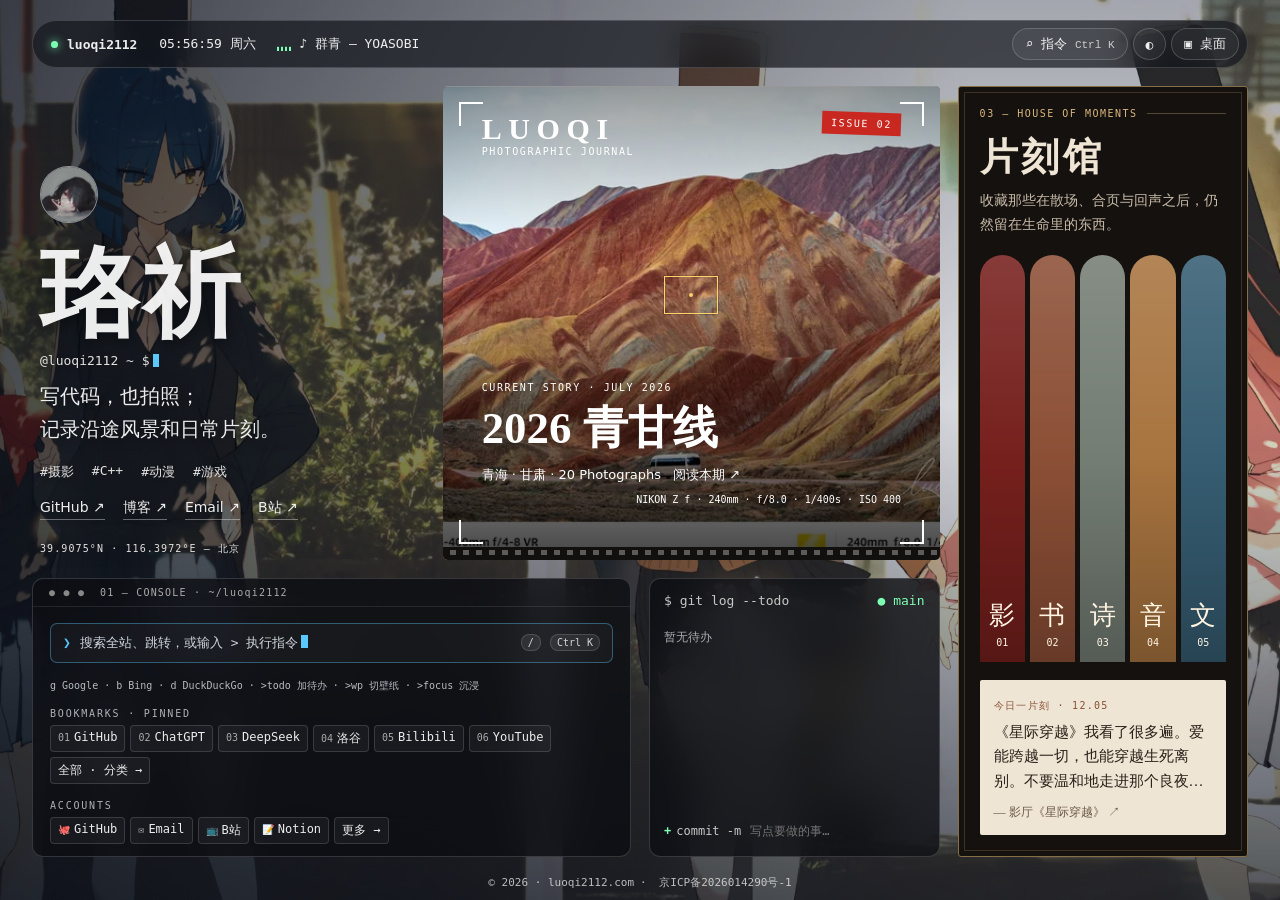
<file: index.html>
<!doctype html>
<html lang="zh-CN">

<head>
  <meta charset="utf-8" />
  <meta name="viewport" content="width=device-width, initial-scale=1" />
  <meta name="color-scheme" content="dark" />
  <meta name="theme-color" content="#101418" />
  <meta name="description" content="luoqi2112 的个人主页，收录常用导航、摄影作品、片刻馆与桌面模式。" />
  <link rel="canonical" href="https://luoqi2112.com/" />
  <meta property="og:locale" content="zh_CN" />
  <meta property="og:type" content="website" />
  <meta property="og:site_name" content="luoqi2112" />
  <meta property="og:title" content="luoqi2112 · 个人主页" />
  <meta property="og:description" content="把常用入口、摄影与片刻收藏在一起。" />
  <meta property="og:url" content="https://luoqi2112.com/" />
  <meta property="og:image" content="https://luoqi2112.com/assets/site/og-cover.jpg" />
  <meta property="og:image:width" content="1200" />
  <meta property="og:image:height" content="630" />
  <meta property="og:image:alt" content="塔公草原与远山风景摄影" />
  <meta name="twitter:card" content="summary_large_image" />
  <meta name="twitter:title" content="luoqi2112 · 个人主页" />
  <meta name="twitter:description" content="把常用入口、摄影与片刻收藏在一起。" />
  <meta name="twitter:image" content="https://luoqi2112.com/assets/site/og-cover.jpg" />
  <link rel="icon" href="./favicon.ico?v=20261122-story-gb-roads" sizes="any" />
  <link rel="icon" href="./assets/site/favicon.svg?v=20261122-story-gb-roads" type="image/svg+xml" />
  <link rel="icon" href="./assets/site/favicon.png?v=20261122-story-gb-roads" type="image/png" sizes="64x64" />
  <link rel="apple-touch-icon" href="./assets/site/apple-touch-icon.png?v=20261122-story-gb-roads" />
  <title>luoqi2112 · 个人主页</title>
  <link rel="preload" href="./data/config.json" as="fetch" crossorigin />
  <link rel="stylesheet" href="./styles.css?v=20261122-story-gb-roads" />
</head>

<body>
  <!-- background layers (for crossfade) -->
  <div class="bg" aria-hidden="true">
    <div id="bgA" class="bg__layer"></div>
    <div id="bgB" class="bg__layer"></div>
    <video id="wallpaperVideo" class="bg__video" muted loop playsinline preload="metadata"></video>
    <div class="bg__overlay"></div>
  </div>

  <a class="skip" href="#main">跳到主要内容</a>

  <main id="main" class="home ui" aria-label="珞祈的个人主页">
    <header class="now" aria-label="即时状态">
      <a class="now__logo" href="./" aria-label="珞祈首页"><i aria-hidden="true"></i>luoqi2112</a>
      <time id="clock"></time>
      <button id="nowWeather" type="button" title="使用当前位置" hidden></button>
      <span id="nowLight" hidden></span>
      <button id="nowMusic" type="button" hidden><span class="equalizer" aria-hidden="true"><i></i><i></i><i></i><i></i></span><span id="nowTrack"></span></button>
      <div class="now__actions">
        <button type="button" data-palette aria-label="打开指令面板">⌕ <span>指令 <kbd data-shortcut>Ctrl K</kbd></span></button>
        <button id="focusButton" type="button" title="沉浸模式 (F)" aria-label="进入沉浸模式">◐</button>
        <button id="enterDesktopMode" type="button" aria-label="切换到桌面模式">▣ 桌面</button>
      </div>
    </header>

    <section class="identity" aria-labelledby="profileName">
      <div class="identity__avatar"><img id="avatar" alt="珞祈的头像"><span id="avatarIcon" hidden>珞</span></div>
      <h1 id="profileName">珞祈</h1>
      <div class="identity__handle"><span id="profileHandle"></span> ~ $<i class="cursor" aria-hidden="true"></i></div>
      <p id="profileBio"></p>
      <div id="profileHobbies"></div>
      <nav class="identity__links" aria-label="个人链接">
        <a id="githubLink" class="external" target="_blank" rel="noopener noreferrer">GitHub ↗</a>
        <a id="blogLink" class="external" target="_blank" rel="noopener noreferrer">博客 ↗</a>
      </nav>
      <small id="profileCoordinates"></small>
    </section>

    <section class="viewfinder" aria-label="珞祈摄影志">
      <img id="photoJournalCover" alt="" src="./assets/photos/2026-qing-gan/responsive/DSC_4483-1280.webp">
      <header class="viewfinder__mast"><div><b id="photoJournalMasthead">LUOQI</b><small id="photoJournalName">Photographic Journal</small></div><span id="photoJournalIssue">Issue 02</span></header>
      <span class="viewfinder__frame" aria-hidden="true"></span><i class="viewfinder__focus" aria-hidden="true"></i>
      <div class="viewfinder__story">
        <small id="photoJournalKicker"></small><h2 id="photoJournalTitle"></h2>
        <span id="photoJournalMeta"></span><span class="viewfinder__read">阅读本期 ↗</span>
      </div>
      <small id="journalExif"></small>
      <a id="photoJournalStoryLink" href="./photos/" aria-label="阅读本期摄影故事"></a>
      <a class="filmstrip" id="openPhotos" href="./photos/"><span id="contactSheet" aria-hidden="true"></span><span>浏览摄影档案 ↗</span></a>
    </section>

    <section class="hall" aria-labelledby="hallTitle">
      <div class="hall__label">03 — House of Moments</div>
      <h2 id="hallTitle"><a href="./moments/">片刻馆</a></h2>
      <p>收藏那些在散场、合页与回声之后，仍然留在生命里的东西。</p>
      <nav id="hallDoors" aria-label="片刻馆五间展室"></nav>
      <a id="dailyMoment" class="daily" hidden><small></small><p></p><span></span></a>
    </section>

    <section class="console" aria-label="工具台">
      <header class="console__bar"><span aria-hidden="true">● ● ●</span>01 — CONSOLE · ~/luoqi2112</header>
      <button type="button" class="console__prompt" data-palette><b>❯</b><span>搜索全站、跳转，或输入 &gt; 执行指令<i class="cursor"></i></span><kbd>/</kbd><kbd data-shortcut>Ctrl K</kbd></button>
      <div class="console__hint"><span id="engineHints"></span> · &gt;todo 加待办 · &gt;wp 切壁纸 · &gt;focus 沉浸</div>
      <div class="console__section"><h2>Bookmarks · Pinned</h2><div class="console__chips"><div id="bookmarksTop"></div><button id="openBookmarks" type="button">全部 · 分类 →</button></div></div>
      <div class="console__section"><h2>Accounts</h2><div class="console__chips"><div id="accountsTop"></div><button id="openAccounts" type="button">更多 →</button></div></div>
    </section>

    <section class="todoLog" aria-label="待办事项">
      <button type="button" id="openTodos" title="查看全部待办"><span>$ git log --todo</span><span>● main</span></button>
      <div id="todoTop"></div>
      <label class="todoLog__input"><b>+</b> commit -m <input id="todoInput" type="text" placeholder="写点要做的事…" aria-label="新增待办"></label>
    </section>
  <footer class="homeFooter">
    <span class="muted footer__copy">© <span id="year"></span> · <a id="footerHome" href="#" target="_blank" rel="noopener noreferrer"></a></span>
    <span class="muted footer__icp"><a href="https://beian.miit.gov.cn/" target="_blank" rel="noopener noreferrer">京ICP备2026014290号-1</a></span>
  </footer>

  </main>
  <button id="focusCredit" type="button" hidden>WALLPAPER <span id="wallpaperMeta"></span> · 按 F 或 Esc 返回</button>
  <dialog id="commandPalette" aria-label="全站指令面板">
    <div class="palette__input"><b>❯</b><input id="commandInput" type="text" role="combobox" aria-expanded="true" aria-controls="commandResults" aria-autocomplete="list" aria-label="搜索或输入指令" placeholder="搜索全站，或输入 > 执行指令" autocomplete="off"><button type="button" id="commandClose">Esc 关闭</button></div>
    <div id="commandResults" role="listbox" aria-label="搜索结果"></div>
    <footer>↑↓ 选择 · ↵ 打开 · Tab 切换分组 · &gt; 指令</footer>
  </dialog>
  <div id="homeToast" role="status"></div>
  <section id="errorPanel" class="card card--error" aria-label="加载失败" hidden><pre id="errorText"></pre></section>

  <div id="desktopWorkspace" class="desktopWorkspace" aria-label="桌面快捷栏" aria-hidden="true">
    <button id="desktopExitButton" class="desktopBrand" type="button" aria-label="返回主面板">
      <i aria-hidden="true"></i><strong>luoqi2112</strong><span>· 返回主面板 ↗</span>
    </button>
    <aside id="desktopControlCenter" class="desktopControlCenter" aria-label="桌面组件">
      <section class="desktopWidget desktopWidget--clock" aria-label="日期和时间">
        <span class="desktopWidget__eyebrow">Local time</span>
        <div id="desktopWidgetTime" class="desktopWidget__time">--:--</div>
        <div id="desktopWidgetDate" class="desktopWidget__date">正在读取日期</div>
        <div id="desktopWidgetLight" class="desktopWidget__light" hidden></div>
      </section>

      <section id="desktopWallpaperControls" class="desktopWallpaperControls" hidden aria-label="壁纸控制">
        <div class="desktopWallpaperControls__head">
          <span id="desktopWallpaperKind" class="desktopWallpaperControls__eyebrow">Wallpaper</span>
          <span id="desktopWallpaperPosition" class="desktopWallpaperControls__meta"></span>
          <span id="desktopWallpaperMeta" hidden></span>
        </div>
        <div class="desktopWallpaperControls__actions">
          <button id="desktopWpPrev" class="desktopWallpaperControls__button" type="button" aria-label="上一张壁纸">
            <svg viewBox="0 0 24 24" aria-hidden="true"><path d="m15 6-6 6 6 6"></path></svg>
          </button>
          <button id="desktopWpToggle" class="desktopWallpaperControls__button desktopWallpaperControls__button--primary" type="button" aria-label="暂停壁纸轮播">Ⅱ</button>
          <button id="desktopWpNext" class="desktopWallpaperControls__button" type="button" aria-label="下一张壁纸">
            <svg viewBox="0 0 24 24" aria-hidden="true"><path d="m9 6 6 6-6 6"></path></svg>
          </button>
        </div>
      </section>

      <section
        id="desktopWeatherWidget"
        class="desktopWidget desktopWidget--weather"
        role="button"
        tabindex="0"
        aria-label="天气，点击使用当前位置"
        title="点击使用当前位置"
      >
        <div>
          <strong id="desktopWeatherTemp" class="desktopWidget__weatherTemp">--°</strong>
        </div>
        <div class="desktopWidget__weatherMark" aria-hidden="true">
          <span id="desktopWeatherIcon" class="desktopWidget__weatherIcon">…</span>
        </div>
        <div class="desktopWidget__weatherCopy">
          <strong id="desktopWeatherLocation">北京 · 获取中</strong>
          <span id="desktopWeatherDetail">正在更新天气</span>
        </div>
        <span
          id="desktopWeatherAttribution"
          class="desktopWidget__weatherAttribution"
          title="城市信息 © OpenStreetMap contributors"
          hidden
        >© OSM</span>
      </section>

      <section id="desktopMusicWidget" class="desktopWidget desktopWidget--music" aria-label="音乐播放器">
        <div id="desktopMusicAlbum" class="desktopWidget__album" aria-hidden="true">
          <img id="desktopMusicCover" alt="" hidden />
          <span></span>
        </div>
        <div class="desktopWidget__musicCopy">
          <span class="desktopWidget__eyebrow"><span class="desktopWidget__wave" aria-hidden="true"><i></i><i></i><i></i></span>Now Playing</span>
          <strong id="desktopMusicTitle">等待添加音乐</strong>
          <span id="desktopMusicArtist">在配置中加入第一首曲目</span>
        </div>
        <div class="desktopWidget__musicControls">
          <button id="desktopMusicPrev" class="desktopWidget__musicButton" type="button" aria-label="上一首" disabled>
            <svg viewBox="0 0 24 24" aria-hidden="true"><path d="M7 6v12M18 7l-8 5 8 5Z"></path></svg>
          </button>
          <button id="desktopMusicToggle" class="desktopWidget__musicButton desktopWidget__musicButton--primary" type="button" aria-label="播放" disabled>
            <svg class="desktopWidget__musicPlayIcon" viewBox="0 0 24 24" aria-hidden="true"><path d="m9 7 8 5-8 5Z"></path></svg>
            <svg class="desktopWidget__musicPauseIcon" viewBox="0 0 24 24" aria-hidden="true"><path d="M9 7v10M15 7v10"></path></svg>
          </button>
          <button id="desktopMusicNext" class="desktopWidget__musicButton" type="button" aria-label="下一首" disabled>
            <svg viewBox="0 0 24 24" aria-hidden="true"><path d="m6 7 8 5-8 5ZM17 6v12"></path></svg>
          </button>
        </div>
        <input
          id="desktopMusicProgress"
          class="desktopWidget__musicProgress"
          type="range"
          min="0"
          max="100"
          step="0.1"
          value="0"
          aria-label="播放进度"
          disabled
        />
        <audio id="desktopMusicAudio" preload="metadata"></audio>
      </section>
    </aside>

    <nav class="desktopDock" aria-label="桌面功能">
      <button class="desktopDock__item" type="button" data-desktop-action="search" aria-label="搜索">
        <span class="desktopDock__icon" aria-hidden="true">
          <svg viewBox="0 0 24 24"><circle cx="11" cy="11" r="6"></circle><path d="m16 16 4 4"></path></svg>
        </span>
        <span class="desktopDock__label">搜索</span>
      </button>
      <button class="desktopDock__item" type="button" data-desktop-action="accounts" aria-label="账号" aria-controls="drawer" aria-expanded="false">
        <span class="desktopDock__icon" aria-hidden="true">
          <svg viewBox="0 0 24 24"><circle cx="12" cy="8" r="4"></circle><path d="M4.5 20c.8-4 3.2-6 7.5-6s6.7 2 7.5 6"></path></svg>
        </span>
        <span class="desktopDock__label">账号</span>
      </button>
      <button class="desktopDock__item" type="button" data-desktop-action="bookmarks" aria-label="收藏" aria-controls="drawer" aria-expanded="false">
        <span class="desktopDock__icon" aria-hidden="true">
          <svg viewBox="0 0 24 24"><path d="M7 4.5c0-1 .8-1.5 1.8-1.5h6.4c1 0 1.8.5 1.8 1.5V21l-5-3.2L7 21Z"></path></svg>
        </span>
        <span class="desktopDock__label">收藏</span>
      </button>
      <button class="desktopDock__item" type="button" data-desktop-action="todos" aria-label="待办" aria-controls="drawer" aria-expanded="false">
        <span class="desktopDock__icon" aria-hidden="true">
          <svg viewBox="0 0 24 24"><path d="m5 12 4 4L19 6"></path></svg>
        </span>
        <span class="desktopDock__label">待办</span>
      </button>
      <button class="desktopDock__item" type="button" data-desktop-action="photos" aria-label="摄影">
        <span class="desktopDock__icon" aria-hidden="true">
          <svg viewBox="0 0 24 24"><rect x="3" y="5" width="18" height="15" rx="3"></rect><circle cx="12" cy="12.5" r="4"></circle><path d="M8 5 9.5 3h5L16 5"></path></svg>
        </span>
        <span class="desktopDock__label">摄影</span>
      </button>
      <button class="desktopDock__item" type="button" data-desktop-action="moments" aria-label="片刻馆">
        <span class="desktopDock__icon" aria-hidden="true">
          <svg viewBox="0 0 24 24"><path d="M5 20V10a7 7 0 0 1 14 0v10M2 20h20M10 20v-6a2 2 0 0 1 4 0v6"></path></svg>
        </span>
        <span class="desktopDock__label">片刻馆</span>
      </button>
      <span class="desktopDock__separator" aria-hidden="true"></span>
      <button
        id="desktopWallpaperButton"
        class="desktopDock__item"
        type="button"
        data-desktop-action="wallpaper"
        aria-label="壁纸控制"
        aria-expanded="false"
      >
        <span class="desktopDock__icon" aria-hidden="true">
          <svg viewBox="0 0 24 24"><circle cx="12" cy="12" r="4"></circle><path d="M12 2v2M12 20v2M4.9 4.9l1.4 1.4M17.7 17.7l1.4 1.4M2 12h2M20 12h2M4.9 19.1l1.4-1.4M17.7 6.3l1.4-1.4"></path></svg>
        </span>
        <span class="desktopDock__label">壁纸</span>
      </button>
      <button
        id="desktopLayoutButton"
        class="desktopDock__item"
        type="button"
        data-desktop-action="layout"
        aria-label="切换桌面视图" aria-haspopup="menu" aria-controls="desktopLayoutMenu"
        aria-expanded="false"
      >
        <span class="desktopDock__icon" aria-hidden="true">
          <svg viewBox="0 0 24 24"><rect x="3" y="4" width="18" height="16" rx="3.5"></rect><path d="M14 8h4M14 11h4M7 16h10"></path></svg>
        </span>
        <span class="desktopDock__label">视图</span>
      </button>
    </nav>

    <div id="desktopLayoutMenu" class="desktopLayoutMenu" role="menu" aria-label="选择页面布局" hidden>
      <div class="desktopLayoutMenu__head">
        <span>DESKTOP VIEWPORT</span>
        <strong>切换桌面视图</strong>
      </div>
      <div class="desktopLayoutMenu__cards">
        <button type="button" class="desktopLayoutCard" role="menuitemradio" data-layout-choice="widgets" aria-checked="false">
          <span class="miniScreen" aria-hidden="true">
            <span class="miniScreen__wm"></span>
            <span class="miniScreen__cc">
              <span class="miniScreen__clock"></span>
              <span class="miniScreen__pill1"></span>
              <span class="miniScreen__pill2"></span>
            </span>
            <span class="miniScreen__dock"></span>
          </span>
          <span class="desktopLayoutCard__head">
            <strong>水晶组件台</strong>
            <span class="desktopLayoutMenu__check" aria-hidden="true">✓</span>
          </span>
          <small>右上角常驻画报时钟、天气与旋转唱片</small>
        </button>
        <button type="button" class="desktopLayoutCard" role="menuitemradio" data-layout-choice="popover" aria-checked="true">
          <span class="miniScreen" aria-hidden="true">
            <span class="miniScreen__wm"></span>
            <span class="miniScreen__pop"></span>
            <span class="miniScreen__dock"></span>
          </span>
          <span class="desktopLayoutCard__head">
            <strong>纯净壁纸画框</strong>
            <span class="desktopLayoutMenu__check" aria-hidden="true">✓</span>
          </span>
          <small>右上角 100% 留白，壁纸控制器从 Dock 展开</small>
        </button>
      </div>
      <button type="button" class="desktopLayoutBanner" role="menuitem" data-layout-choice="panel">
        <span class="miniBento" aria-hidden="true"><i></i><i></i><i></i><i></i></span>
        <span>
          <strong>返回完整主面板</strong>
          <small>回到「取景 / 编译 / 展馆」三栏首页</small>
        </span>
        <span class="desktopLayoutBanner__arrow" aria-hidden="true">↗</span>
      </button>
    </div>
  </div>

  <!-- unified drawer for secondary (scrollable) views -->
  <div id="drawerOverlay" class="drawerOverlay" hidden></div>
  <aside id="drawer" class="drawer" role="dialog" aria-labelledby="drawerTitle" aria-hidden="true" hidden>
    <div class="drawer__hd">
      <div class="drawer__mast">
        <div id="drawerKicker" class="drawer__kicker" hidden></div>
        <div class="drawer__titleRow">
          <div id="drawerTitle" class="drawer__title">Menu</div>
          <span id="drawerSubtitle" class="drawer__sub" hidden></span>
        </div>
      </div>
      <div class="drawer__hdRight">
        <span id="drawerBadge" class="drawer__count" hidden></span>
        <button id="drawerClose" class="drawer__close" type="button" aria-label="关闭">ESC <span>✕</span></button>
      </div>
    </div>
    <div id="drawerBody" class="drawer__body"></div>
  </aside>

  <script type="module" src="./scripts/main.js?v=20261122-story-gb-roads"></script>
</body>

</html>
</file>
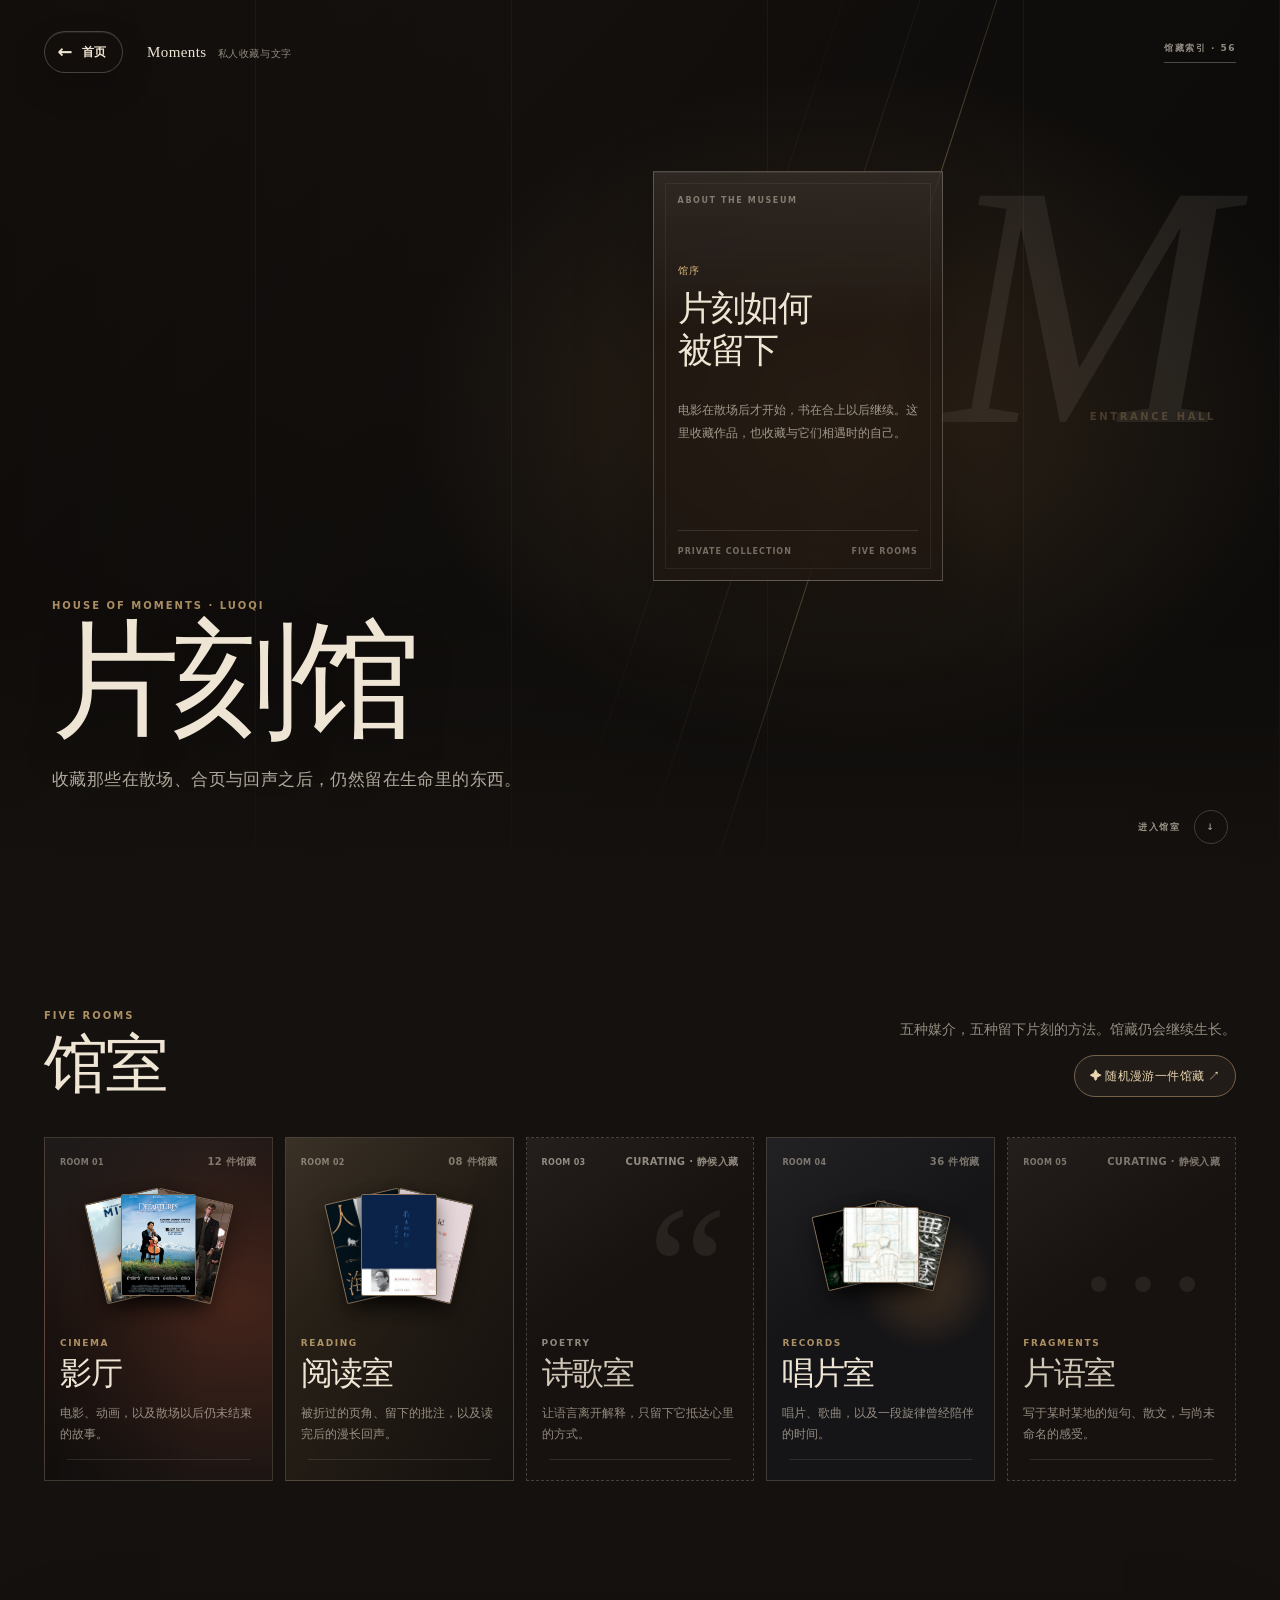
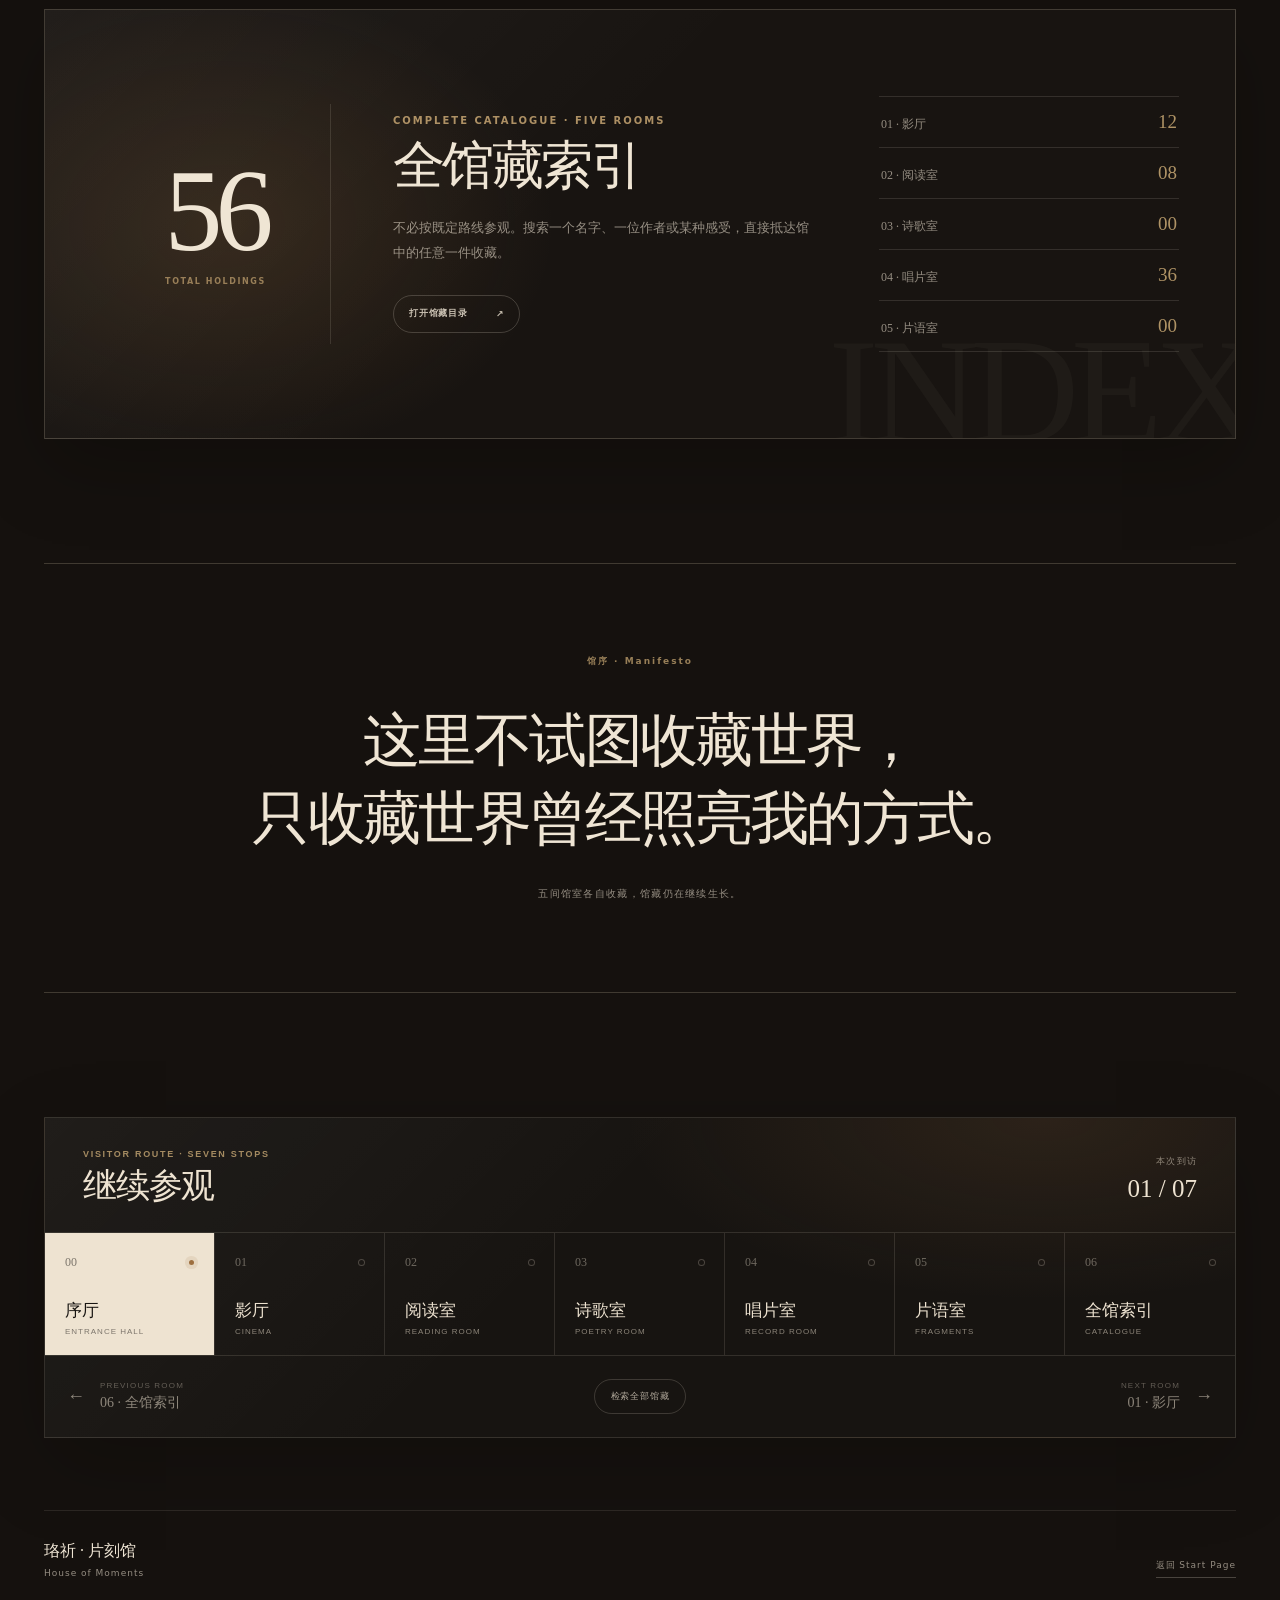
<file: moments/index.html>
<!doctype html>
<html lang="zh-CN">

<head>
  <meta charset="utf-8" />
  <meta name="viewport" content="width=device-width, initial-scale=1" />
  <meta name="color-scheme" content="dark" />
  <meta name="theme-color" content="#14110e" />
  <meta
    name="description"
    content="片刻馆，珞祈收藏电影、书籍、诗歌、音乐与私人文字的数字展馆。"
  />
  <link rel="icon" href="../favicon.ico?v=20261122-story-gb-roads" sizes="any" />
  <link rel="icon" href="../assets/site/favicon.svg?v=20261122-story-gb-roads" type="image/svg+xml" />
  <link rel="icon" href="../assets/site/favicon.png?v=20261122-story-gb-roads" type="image/png" sizes="64x64" />
  <link rel="apple-touch-icon" href="../assets/site/apple-touch-icon.png?v=20261122-story-gb-roads" />
  <title>片刻馆 · 珞祈</title>
  <link rel="stylesheet" href="../moments.css?v=20261122-story-gb-roads" />
  <link rel="stylesheet" href="../moments-tour.css?v=20261122-story-gb-roads" />
</head>

<body>
  <a class="momentsSkip" href="#momentsMain">跳到展览</a>

  <header class="momentsNav">
    <a class="momentsNav__home" href="../" aria-label="返回首页">
      <span aria-hidden="true">←</span>
      <span>首页</span>
    </a>

    <a class="momentsNav__brand" href="./" aria-label="片刻馆首页">
      <span>Moments</span>
      <small>私人收藏与文字</small>
    </a>

    <a class="momentsNav__issue momentsNav__issue--link" href="./archive/">
      馆藏索引 · <span id="momentsNavTotal">—</span>
    </a>
  </header>

  <main id="momentsMain">
    <section class="momentsHero" aria-labelledby="momentsTitle">
      <div class="momentsHero__ambient" aria-hidden="true">
        <span></span>
        <span></span>
        <span></span>
      </div>

      <div class="momentsHero__index" aria-hidden="true">
        <span>M</span>
        <span>Entrance hall</span>
      </div>

      <div class="momentsHero__copy">
        <div class="momentsEyebrow">House of moments · Luoqi</div>
        <h1 id="momentsTitle">片刻馆</h1>
        <p>
          收藏那些在散场、合页与回声之后，仍然留在生命里的东西。
        </p>
      </div>

      <aside class="momentsExhibition" aria-label="片刻馆馆序">
        <div class="momentsExhibition__number">About the museum</div>
        <div>
          <span>馆序</span>
          <h2>片刻如何<br />被留下</h2>
        </div>
        <p>
          电影在散场后才开始，书在合上以后继续。这里收藏作品，也收藏与它们相遇时的自己。
        </p>
        <div class="momentsExhibition__meta">
          <span>Private collection</span>
          <span>Five rooms</span>
        </div>
      </aside>

      <a class="momentsHero__down" href="#rooms">
        <span>进入馆室</span>
        <span aria-hidden="true">↓</span>
      </a>
    </section>

    <section id="rooms" class="momentsRooms" aria-labelledby="roomsTitle">
      <header class="momentsSectionHead">
        <div>
          <div class="momentsEyebrow">Five rooms</div>
          <h2 id="roomsTitle">馆室</h2>
        </div>
        <p>
          五种媒介，五种留下片刻的方法。馆藏仍会继续生长。
          <button class="museumRandom" id="momentsRandomBtn" type="button" disabled>✦ 随机漫游一件馆藏 ↗</button>
        </p>
      </header>

      <div class="momentsRooms__grid">
        <a class="roomDoor roomDoor--cinema roomDoor--open" href="./cinema/" aria-label="进入影厅">
          <div class="roomDoor__top">
            <span>Room 01</span>
            <small class="roomDoor__status"></small>
          </div>
          <div class="roomDoor__symbol roomDoor__symbol--reel" aria-hidden="true">
            <span></span><span></span><span></span><span></span><span></span>
          </div>
          <div class="roomDoor__fan" aria-hidden="true"></div>
          <div class="roomDoor__copy">
            <span>Cinema</span>
            <h3>影厅</h3>
            <p>电影、动画，以及散场以后仍未结束的故事。</p>
          </div>
        </a>

        <a class="roomDoor roomDoor--books roomDoor--open" href="./reading/" aria-label="进入阅读室">
          <div class="roomDoor__top">
            <span>Room 02</span>
            <small class="roomDoor__status"></small>
          </div>
          <div class="roomDoor__symbol roomDoor__symbol--page" aria-hidden="true">
            <span></span><span></span><span></span><span></span><span></span>
          </div>
          <div class="roomDoor__fan" aria-hidden="true"></div>
          <div class="roomDoor__copy">
            <span>Reading</span>
            <h3>阅读室</h3>
            <p>被折过的页角、留下的批注，以及读完后的漫长回声。</p>
          </div>
        </a>

        <a class="roomDoor roomDoor--poetry roomDoor--open" href="./poetry/" aria-label="进入诗歌室">
          <div class="roomDoor__top">
            <span>Room 03</span>
            <small class="roomDoor__status"></small>
          </div>
          <div class="roomDoor__symbol" aria-hidden="true">“</div>
          <div class="roomDoor__fan" aria-hidden="true"></div>
          <div class="roomDoor__copy">
            <span>Poetry</span>
            <h3>诗歌室</h3>
            <p>让语言离开解释，只留下它抵达心里的方式。</p>
          </div>
        </a>

        <a class="roomDoor roomDoor--records roomDoor--open" href="./records/" aria-label="进入唱片室">
          <div class="roomDoor__top">
            <span>Room 04</span>
            <small class="roomDoor__status"></small>
          </div>
          <div class="roomDoor__symbol roomDoor__symbol--disc" aria-hidden="true"></div>
          <div class="roomDoor__fan" aria-hidden="true"></div>
          <div class="roomDoor__copy">
            <span>Records</span>
            <h3>唱片室</h3>
            <p>唱片、歌曲，以及一段旋律曾经陪伴的时间。</p>
          </div>
        </a>

        <a class="roomDoor roomDoor--writing roomDoor--open" href="./fragments/" aria-label="进入片语室">
          <div class="roomDoor__top">
            <span>Room 05</span>
            <small class="roomDoor__status"></small>
          </div>
          <div class="roomDoor__symbol" aria-hidden="true">…</div>
          <div class="roomDoor__fan" aria-hidden="true"></div>
          <div class="roomDoor__copy">
            <span>Fragments</span>
            <h3>片语室</h3>
            <p>写于某时某地的短句、散文，与尚未命名的感受。</p>
          </div>
        </a>
      </div>
    </section>

    <section id="archive" class="momentsArchive" aria-labelledby="momentsArchiveTitle">
      <a class="momentsArchive__number" href="./archive/" aria-label="打开全部馆藏">
        <span id="momentsArchiveTotal">—</span>
        <small>Total holdings</small>
      </a>

      <div class="momentsArchive__copy">
        <div class="momentsEyebrow">Complete catalogue · Five rooms</div>
        <h2 id="momentsArchiveTitle">全馆藏索引</h2>
        <p>
          不必按既定路线参观。搜索一个名字、一位作者或某种感受，直接抵达馆中的任意一件收藏。
        </p>
        <a href="./archive/">
          <span>打开馆藏目录</span>
          <span aria-hidden="true">↗</span>
        </a>
      </div>

      <nav class="momentsArchive__rooms" aria-label="按馆室查看馆藏">
        <a href="./archive/?room=cinema"><span>01 · 影厅</span><strong id="momentsCountCinema">—</strong></a>
        <a href="./archive/?room=reading"><span>02 · 阅读室</span><strong id="momentsCountReading">—</strong></a>
        <a href="./archive/?room=poetry"><span>03 · 诗歌室</span><strong id="momentsCountPoetry">—</strong></a>
        <a href="./archive/?room=records"><span>04 · 唱片室</span><strong id="momentsCountRecords">—</strong></a>
        <a href="./archive/?room=fragments"><span>05 · 片语室</span><strong id="momentsCountFragments">—</strong></a>
      </nav>
    </section>

    <section class="momentsManifesto" aria-label="片刻馆序言">
      <span class="momentsManifesto__number">馆序 · Manifesto</span>
      <blockquote>
        这里不试图收藏世界，<br />
        只收藏世界曾经照亮我的方式。
      </blockquote>
      <p>五间馆室各自收藏，馆藏仍在继续生长。</p>
    </section>
  </main>

  <footer class="momentsFooter">
    <div>
      <strong>珞祈 · 片刻馆</strong>
      <span>House of Moments</span>
    </div>
    <a href="../">返回 Start Page</a>
  </footer>

  <script type="module" src="../scripts/moments-overview.js?v=20261122-story-gb-roads"></script>
  <script type="module" src="../scripts/moments-tour.js?v=20261122-story-gb-roads"></script>
</body>

</html>
</file>
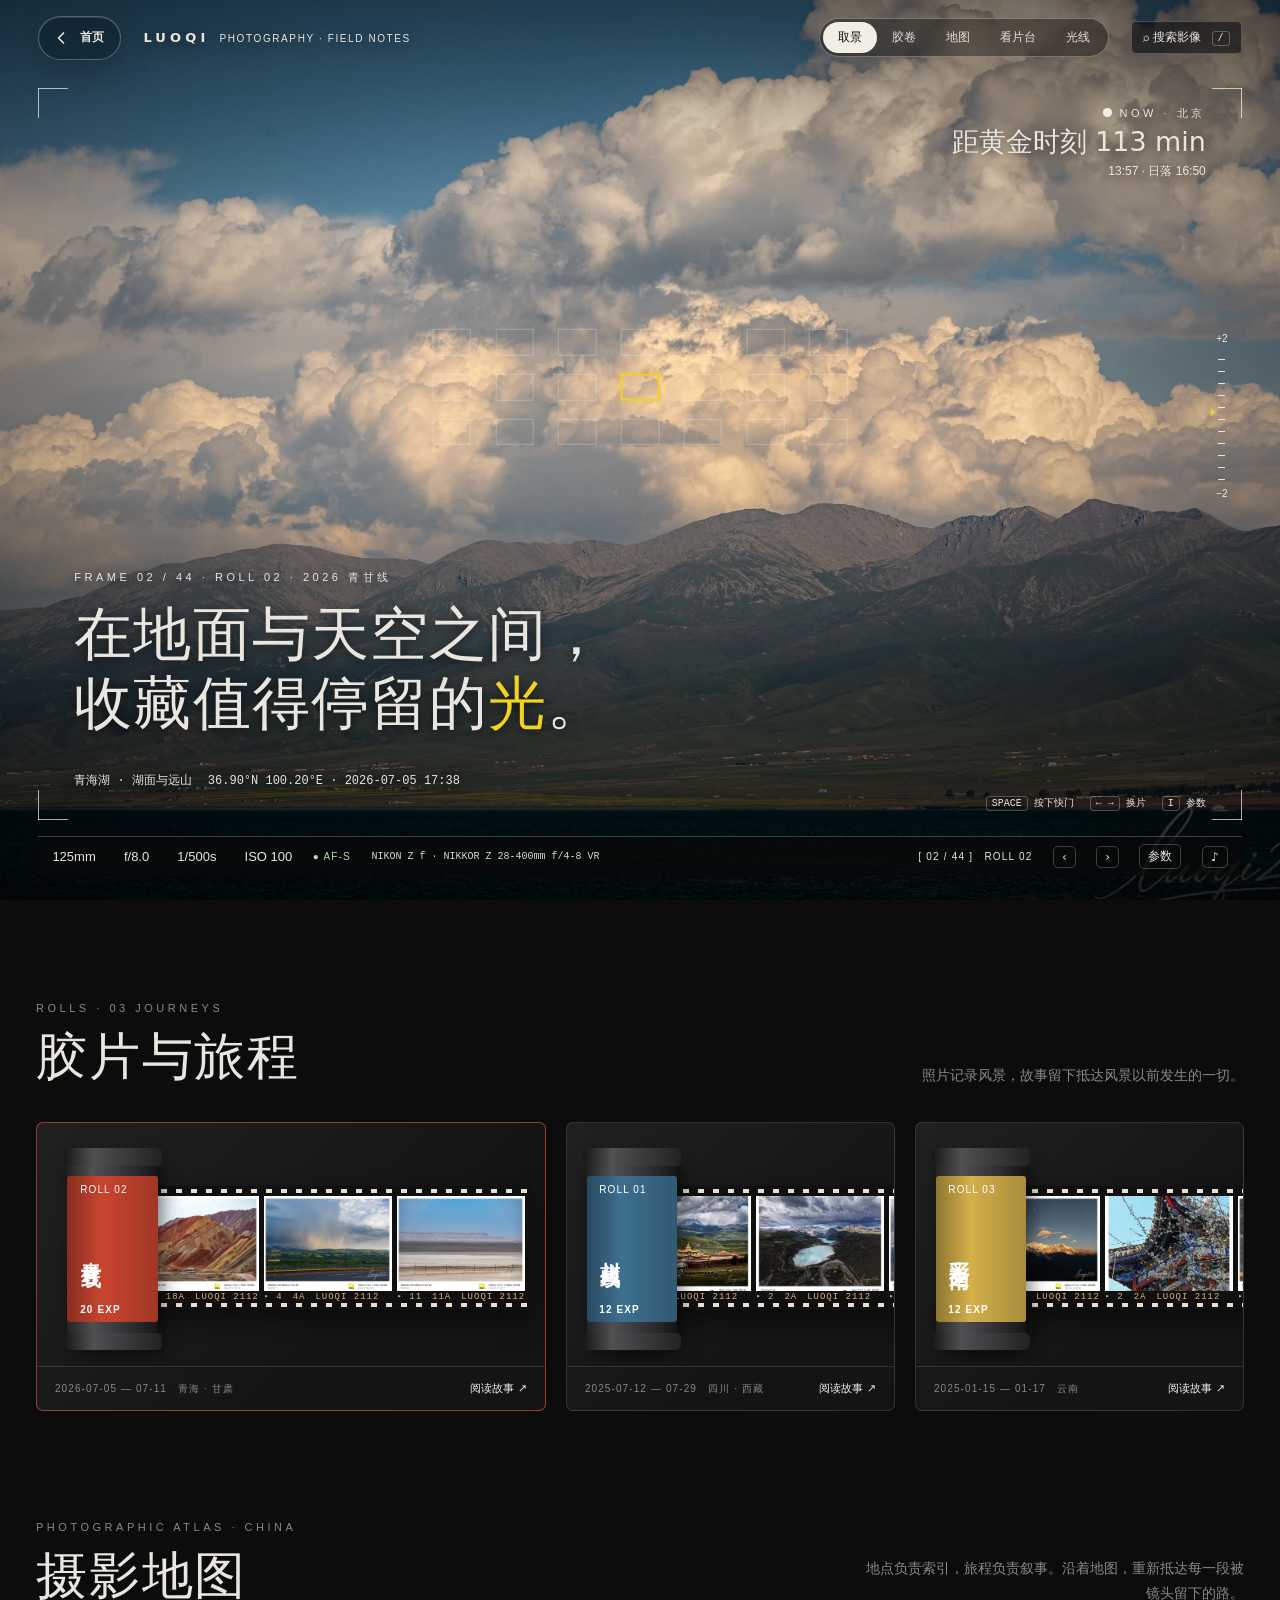
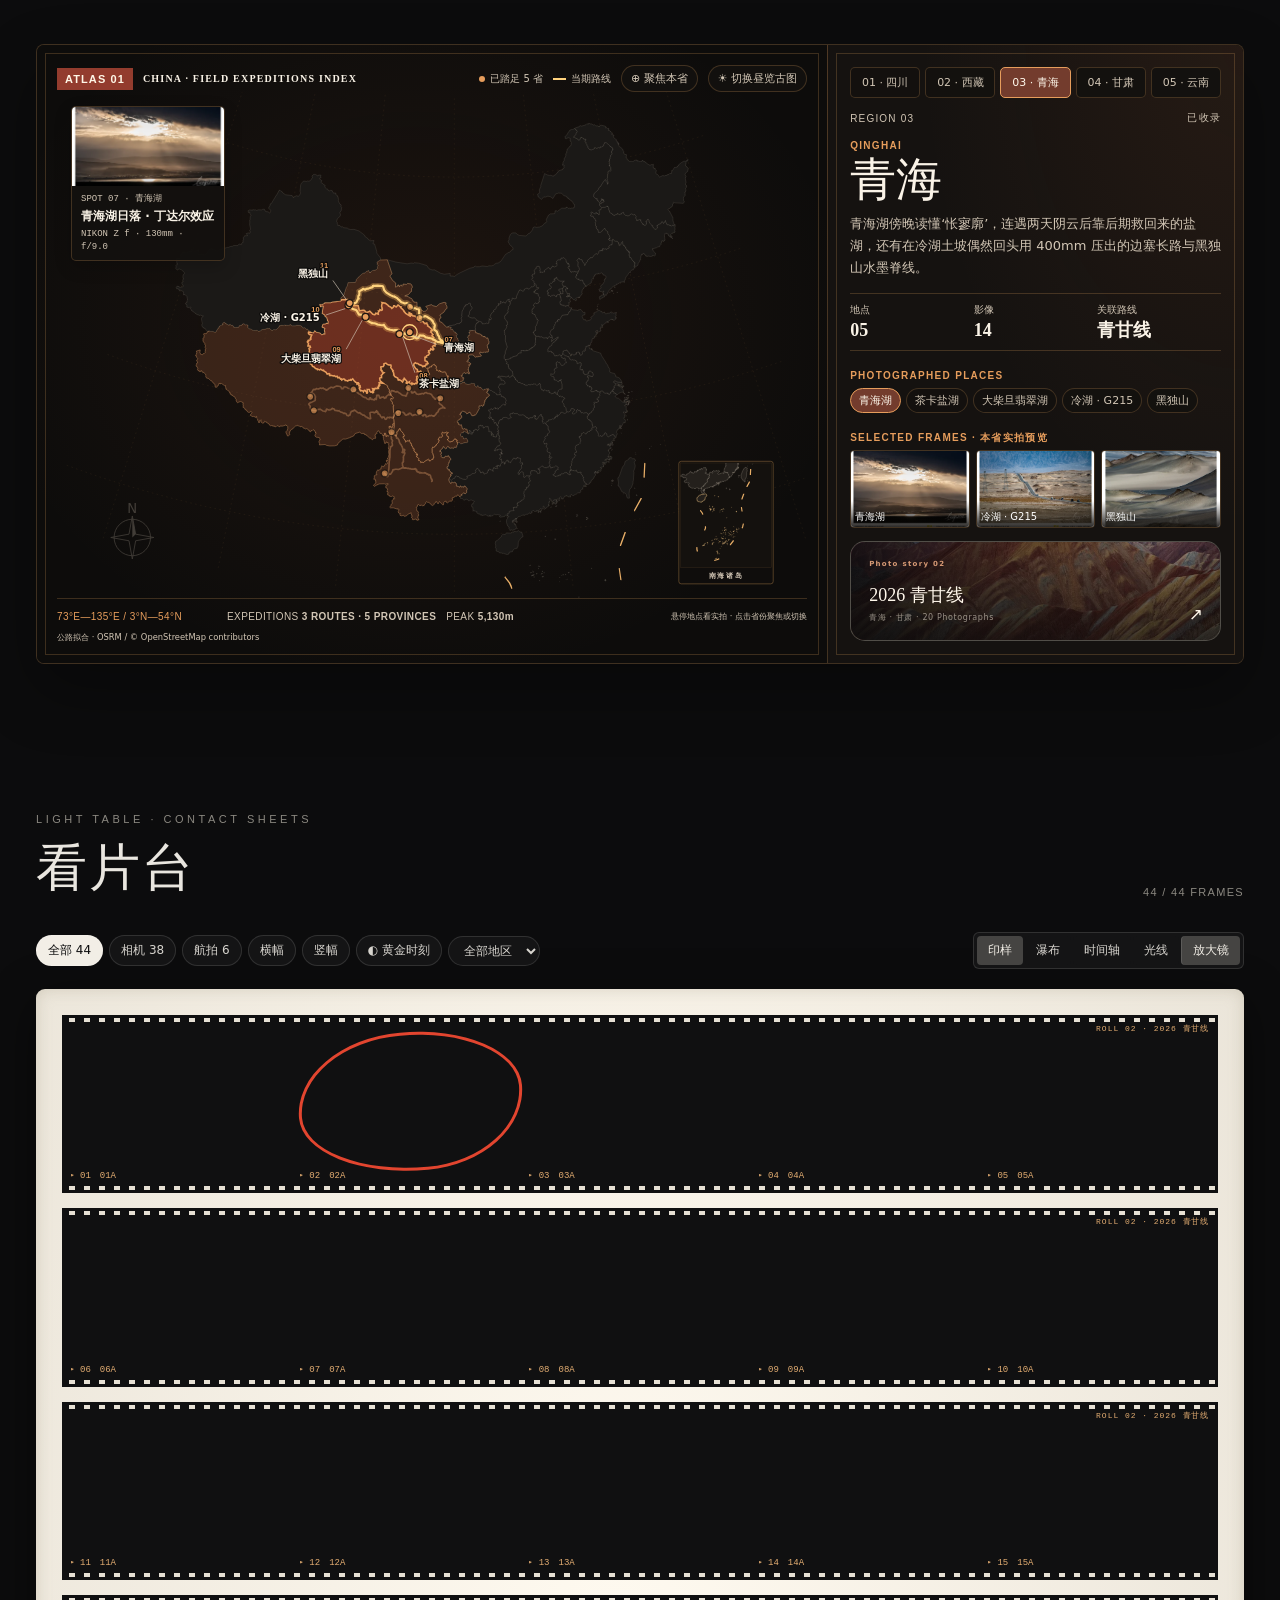
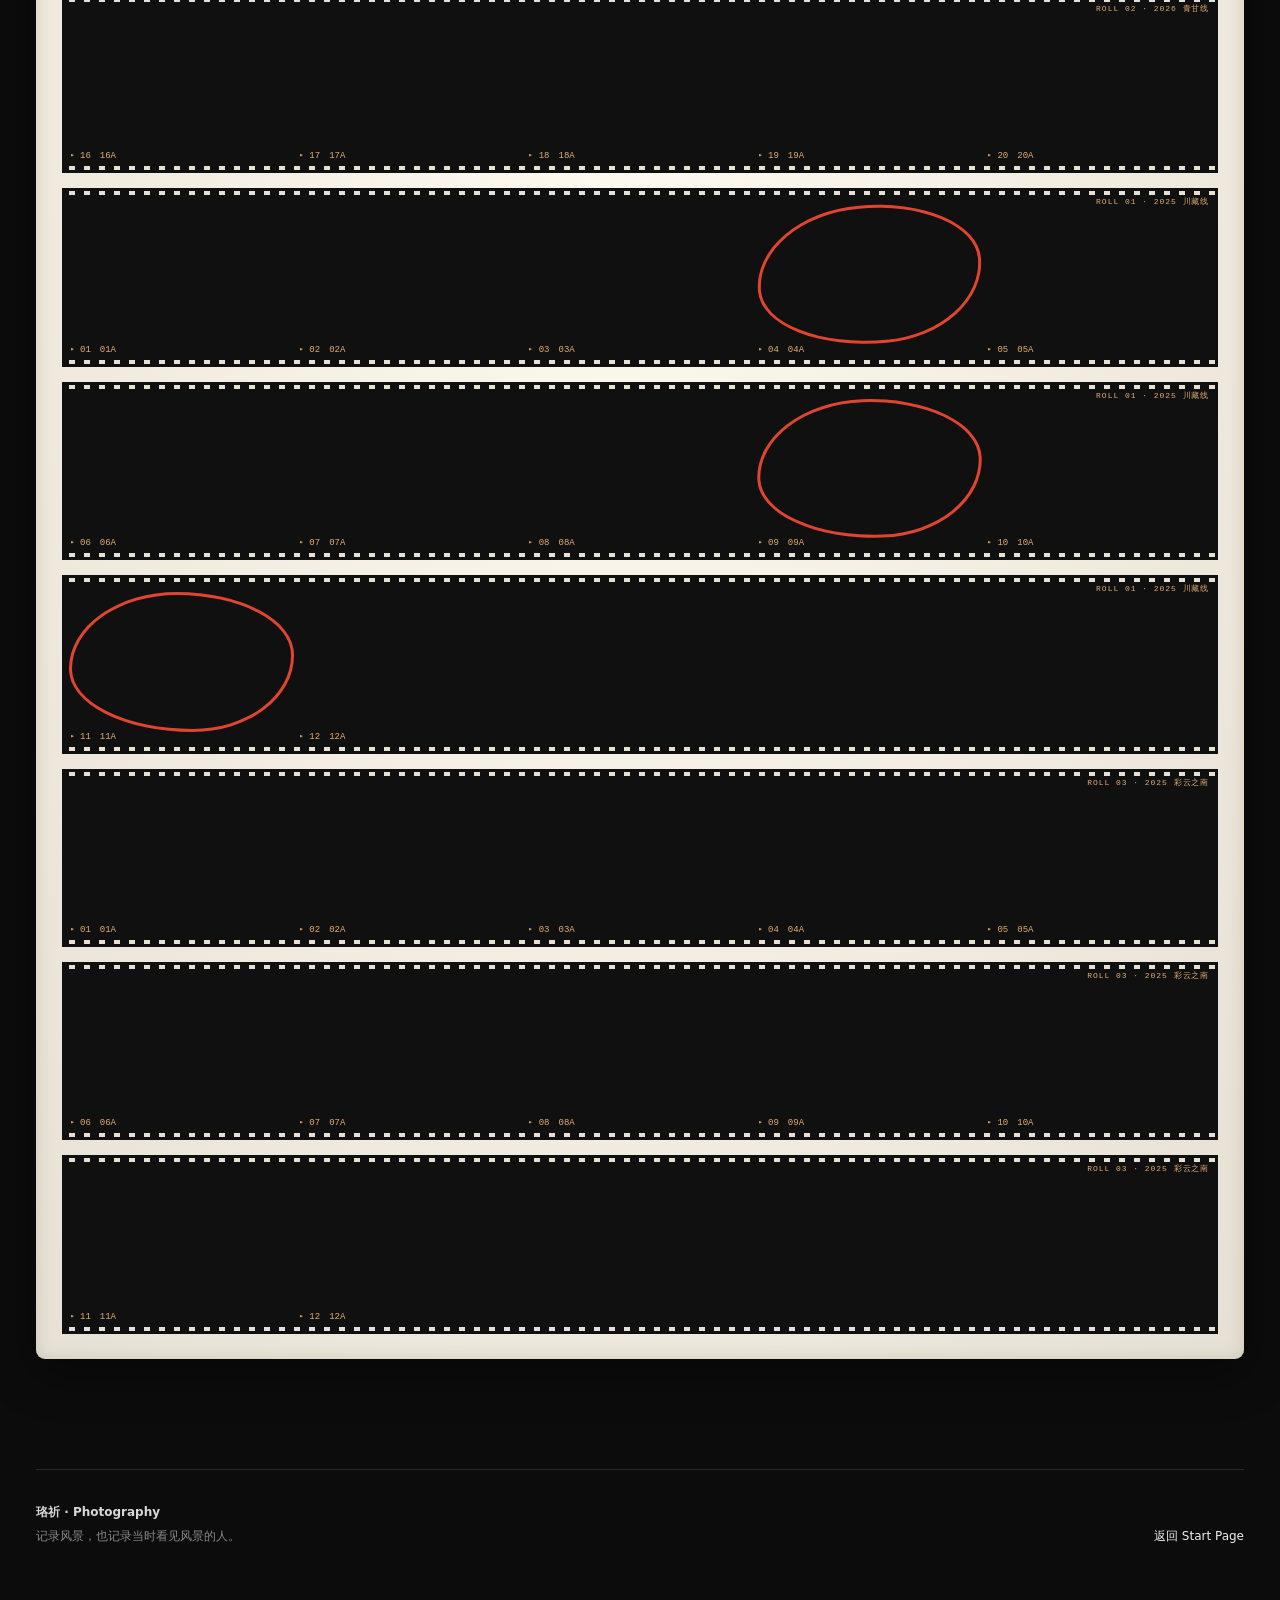
<file: photos/index.html>
<!doctype html>
<html lang="zh-CN">

<head>
  <meta charset="utf-8" />
  <meta name="viewport" content="width=device-width, initial-scale=1" />
  <meta name="color-scheme" content="dark" />
  <meta name="theme-color" content="#0c0c0d" />
  <meta name="description" content="珞祈的摄影作品集，记录航拍与相机下的风景。" />
  <link rel="icon" href="../favicon.ico?v=20261122-story-gb-roads" sizes="any" />
  <link rel="icon" href="../assets/site/favicon.svg?v=20261122-story-gb-roads" type="image/svg+xml" />
  <link rel="icon" href="../assets/site/favicon.png?v=20261122-story-gb-roads" type="image/png" sizes="64x64" />
  <link rel="apple-touch-icon" href="../assets/site/apple-touch-icon.png?v=20261122-story-gb-roads" />
  <title>Photography · 珞祈</title>
  <link rel="stylesheet" href="../photos.css?v=20261122-story-gb-roads" />
</head>

<body>
  <header class="photoNav">
    <a class="photoNav__home" href="../" aria-label="返回首页">
      <svg viewBox="0 0 24 24" aria-hidden="true">
        <path d="m15 18-6-6 6-6"></path>
      </svg>
      <span>首页</span>
    </a>

    <a class="photoNav__brand" href="./" aria-label="Photography 摄影作品集首页">
      <span>LUOQI</span>
      <small>PHOTOGRAPHY · FIELD NOTES</small>
    </a>

    <nav class="photoNav__sections" aria-label="摄影页章节">
      <a href="#photoHero" aria-current="location">取景</a>
      <a href="#stories">胶卷</a>
      <a href="#atlas">地图</a>
      <a href="#gallery">看片台</a>
      <a href="#gallery" data-light-nav>光线</a>
    </nav>
    <button class="navSearch" id="openSearch" type="button" aria-haspopup="dialog">⌕ 搜索影像 <kbd>/</kbd></button>
  </header>

  <main>
    <section id="photoHero" class="photoHero" aria-labelledby="photoHeroTitle">
      <img id="heroImage" class="photoHero__image" alt="" fetchpriority="high" decoding="async" />
      <div class="photoHero__veil" aria-hidden="true"></div>

      <div class="photoHero__frame" aria-hidden="true"></div>
      <button id="openHero" class="heroTarget" aria-label="打开当前照片"></button>
      <div id="afGrid" aria-hidden="true"></div>
      <div class="exposure" aria-hidden="true">+2<i></i>−2</div>
      <div id="currentLight" class="photoHero__light" hidden><small></small><strong></strong><span></span></div>
      <div class="photoHero__copy">
        <div id="heroFrame" class="photoHero__eyebrow"></div>
        <h1 id="photoHeroTitle">在地面与天空之间，<br>收藏值得停留的<em>光</em>。</h1>
      </div>

      <div class="photoHero__detail">
        <span id="heroCaption" aria-live="polite"></span>
        <span id="heroMeta"></span>
      </div>
      <div class="heroHints"><kbd>SPACE</kbd> 按下快门　 <kbd>← →</kbd> 换片　 <kbd>I</kbd> 参数</div>
      <div class="heroReadout"><div id="heroNumbers"></div><span class="afStatus">● AF-S</span><span id="heroGear"></span><span id="heroIndex"></span>
        <button id="heroPrev" aria-label="上一张取景照片">‹</button><button id="heroNext" aria-label="下一张取景照片">›</button>
        <button id="heroInfo" aria-expanded="false" aria-controls="heroParams">参数</button><button id="sound" aria-pressed="false" aria-label="快门声">♪</button>
      </div>
      <div id="heroParams" hidden></div>
    </section>

    <section id="stories" class="photoSection photoSection--stories" aria-labelledby="storiesTitle">
      <div class="photoSection__heading">
        <div>
          <div id="storiesEyebrow" class="photoSection__eyebrow">Rolls</div>
          <h2 id="storiesTitle">胶片与旅程</h2>
        </div>
        <p>照片记录风景，故事留下抵达风景以前发生的一切。</p>
      </div>
      <div id="storyGrid" class="storyGrid"></div>
      <section id="rollCabinet" class="rollCabinet" aria-labelledby="rollCabinetCount" hidden>
        <header class="rollCabinet__hd">
          <div>
            <span class="photoSection__eyebrow">Archive cabinet</span>
            <h3 id="rollCabinetCount">早期底片归档</h3>
          </div>
          <div id="rollYearFilter" class="rollCabinet__years" role="group" aria-label="按年份筛选归档旅程" hidden></div>
        </header>
        <div id="rollCabinetList"></div>
        <button id="rollCabinetMore" class="rollCabinet__more" type="button" aria-controls="rollCabinetList" hidden></button>
      </section>
    </section>

    <section id="atlas" class="photoSection photoSection--atlas" aria-labelledby="atlasTitle">
      <div class="photoSection__heading photoAtlas__heading">
        <div>
          <div class="photoSection__eyebrow">Photographic atlas · China</div>
          <h2 id="atlasTitle">摄影地图</h2>
        </div>
        <p>地点负责索引，旅程负责叙事。沿着地图，重新抵达每一段被镜头留下的路。</p>
      </div>

      <div id="photoAtlas" class="photoAtlas" data-atlas-theme="night">
        <div class="photoAtlas__mapPanel">
          <header class="photoAtlas__mapHeader">
            <div>
              <span class="photoAtlas__folio">ATLAS 01</span>
              <strong id="atlasFolioTitle">CHINA · FIELD EXPEDITIONS INDEX</strong>
            </div>
            <div class="photoAtlas__controls">
              <div class="photoAtlas__legend" aria-label="地图图例">
                <span><i class="is-published"></i>已踏足 5 省</span>
                <span id="atlasRouteLegend"><i class="is-route"></i>当期路线</span>
              </div>
              <button id="atlasZoomToggle" type="button" class="photoAtlas__pillBtn" aria-pressed="false" disabled>⊕ 聚焦本省</button>
              <button id="atlasThemeToggle" type="button" class="photoAtlas__pillBtn">☀ 切换昼览古图</button>
            </div>
          </header>

          <div class="photoAtlas__canvas">
            <svg
              id="photoAtlasMap"
              class="photoAtlas__map"
              data-zoomed="false"
              viewBox="0 0 860 610"
              role="img"
              aria-labelledby="atlasMapTitle atlasMapDescription"
            >
              <title id="atlasMapTitle">珞祈的中国摄影地图</title>
              <desc id="atlasMapDescription">标记收录影像故事的省份、自驾公路路线与拍摄地点。全国全景右下角为南海诸岛附图。</desc>
              <g id="atlasGraticuleLayer" class="photoAtlas__graticules" aria-hidden="true"></g>
              <g id="atlasProvinceLayer" class="photoAtlas__provinces"></g>
              <g id="atlasRouteLayer" class="photoAtlas__routes" aria-hidden="true"></g>
              <g id="atlasPlaceLayer" class="photoAtlas__places"></g>
              <g id="atlasCompassLayer" class="photoAtlas__compass" transform="translate(68 538)" aria-hidden="true">
                <circle r="22"></circle>
                <path d="M0,-26 4,-4 26,0 4,4 0,26 -4,4 -26,0 -4,-4Z"></path>
                <path class="compassNorth" d="M0,-26 4,-4 0,0Z"></path>
                <text y="-30" text-anchor="middle">N</text>
              </g>
              <defs>
                <clipPath id="atlasInsetClip">
                  <rect x="730" y="448" width="110" height="126"></rect>
                </clipPath>
              </defs>
              <g id="atlasSouthSeaInset" class="photoAtlas__inset" aria-label="南海诸岛附图">
                <rect class="photoAtlas__insetBg" x="728" y="446" width="114" height="148" rx="3"></rect>
                <rect class="photoAtlas__insetInner" x="730" y="448" width="110" height="126"></rect>
                <g id="atlasInsetContent" clip-path="url(#atlasInsetClip)"></g>
                <text class="photoAtlas__insetLabel" x="785" y="587" text-anchor="middle">南海诸岛</text>
              </g>
            </svg>
            <a id="atlasPhotoPin" class="photoAtlas__pinCard" href="#gallery" hidden>
              <img id="atlasPinImg" alt="" decoding="async" loading="lazy" />
              <div class="photoAtlas__pinBody">
                <small id="atlasPinKicker"></small>
                <strong id="atlasPinTitle"></strong>
                <span id="atlasPinExif"></span>
              </div>
            </a>
            <div id="atlasMapStatus" class="photoAtlas__mapStatus" role="status">地图载入中…</div>
          </div>

          <footer class="photoAtlas__mapFooter">
            <div class="photoAtlas__telemetry">
              <span id="atlasCursorCoord">73°E—135°E / 3°N—54°N</span>
              <span>EXPEDITIONS <b>3 ROUTES · 5 PROVINCES</b></span>
              <span>PEAK <b>5,130m</b></span>
            </div>
            <small>悬停地点看实拍 · 点击省份聚焦或切换</small>
            <small id="atlasRouteCredit">公路拟合 · OSRM / <a href="https://www.openstreetmap.org/copyright" target="_blank" rel="noopener noreferrer">© OpenStreetMap contributors</a></small>
          </footer>
        </div>

        <aside id="atlasRegionPanel" class="photoAtlas__regionPanel" aria-label="省份摄影档案">
          <div id="atlasRegionNav" class="photoAtlas__regionNav" aria-label="选择省份"></div>
          <div class="photoAtlas__regionHead">
            <span id="atlasRegionIndex">REGION 03</span>
            <span id="atlasRegionState">已收录</span>
          </div>

          <div class="photoAtlas__regionCopy">
            <p id="atlasRegionEnglish" class="photoAtlas__regionEnglish">QINGHAI</p>
            <h3 id="atlasRegionName">青海</h3>
            <p id="atlasRegionSummary" class="photoAtlas__regionSummary"></p>
          </div>

          <dl class="photoAtlas__facts">
            <div>
              <dt>地点</dt>
              <dd id="atlasPlaceCount">00</dd>
            </div>
            <div>
              <dt>影像</dt>
              <dd id="atlasPhotoCount">00</dd>
            </div>
            <div>
              <dt>关联路线</dt>
              <dd id="atlasStoryCount">00</dd>
            </div>
          </dl>

          <div class="photoAtlas__placesListWrap">
            <span class="photoAtlas__label">PHOTOGRAPHED PLACES</span>
            <div id="atlasPlaceList" class="photoAtlas__placesList"></div>
          </div>

          <div class="photoAtlas__galleryWrap">
            <span class="photoAtlas__label">SELECTED FRAMES · 本省实拍预览</span>
            <div id="atlasMiniGallery" class="photoAtlas__miniGallery"></div>
          </div>

          <a id="atlasStoryLink" class="photoAtlas__story" href="./stories/2026-qing-gan/#storyRoutePlate">
            <img
              id="atlasStoryCover"
              data-src="../assets/photos/2026-qing-gan/responsive/DSC_4483-640.webp"
              data-srcset="../assets/photos/2026-qing-gan/responsive/DSC_4483-640.webp 640w, ../assets/photos/2026-qing-gan/responsive/DSC_4483-1280.webp 1280w"
              sizes="(max-width: 900px) 100vw, 360px"
              alt=""
              loading="lazy"
              decoding="async"
            />
            <span class="photoAtlas__storyVeil" aria-hidden="true"></span>
            <span class="photoAtlas__storyCopy">
              <small id="atlasStoryIssue">PHOTO STORY 02</small>
              <strong id="atlasStoryTitle">2026 青甘线</strong>
              <span id="atlasStoryMeta">青海 · 甘肃 · 20 Photographs</span>
            </span>
            <b aria-hidden="true">↗</b>
          </a>

        </aside>
      </div>
    </section>

    <section id="gallery" class="photoSection photoSection--gallery" aria-labelledby="galleryTitle">
      <div class="photoSection__heading"><div><div class="photoSection__eyebrow">Light table · Contact sheets</div><h2 id="galleryTitle">看片台</h2></div>
        <span id="galleryCount" aria-live="polite"></span></div>
      <div class="tableTools"><div id="filterBar" aria-label="作品筛选"></div><div id="viewBar" aria-label="看片台视图"></div></div>
      <div id="photoGrid"></div>
      <p id="photoEmpty" hidden>这段光里还没有照片。</p>
    </section>
  </main>

  <footer class="photoFooter">
    <div>
      <strong>珞祈 · Photography</strong>
      <span>记录风景，也记录当时看见风景的人。</span>
    </div>
    <a href="../">返回 Start Page</a>
  </footer>

  <dialog id="photoLightbox" aria-labelledby="lightboxTitle">
    <header class="roomHeader"><div><small id="roomFrame"></small><strong id="lightboxTitle"></strong></div>
      <div class="roomTools"><button data-tool="info">ⓘ 参数 <kbd>I</kbd></button><button data-tool="grid">▦ 构图 <kbd>G</kbd></button>
        <button data-tool="hist">◐ 直方图 <kbd>H</kbd></button><button data-tool="full">⛶ 全屏 <kbd>F</kbd></button>
        <button data-tool="copy">复制链接</button><a id="roomStory">在故事中查看 ↗</a><button data-tool="close" aria-label="关闭暗房">✕</button></div>
      <div id="slideProgress"></div>
    </header>
    <div class="roomMain"><div class="roomStage" id="roomStage">
      <div id="roomPrint"><img id="lightboxImage" alt=""><svg id="composition" viewBox="0 0 100 100" preserveAspectRatio="none" aria-hidden="true"></svg></div>
      <button id="lightboxPrev" aria-label="上一张照片">‹</button><button id="lightboxNext" aria-label="下一张照片">›</button>
    </div><aside class="roomSide">
      <button id="sheetGrip" aria-expanded="false" aria-label="展开或收起照片详情"></button>
      <small id="sideFrame"></small><h2 id="sideTitle"></h2><p id="sidePlace"></p><dl id="sideParams"></dl><p id="sideGear"></p>
      <div class="mobileTools"><button data-tool="grid">▦ 构图</button><button data-tool="hist">◐ 直方图</button></div>
      <section id="histPanel"><h3>RGB HISTOGRAM</h3><svg id="histogram" viewBox="0 0 64 32" preserveAspectRatio="none" aria-label="RGB 亮度直方图"></svg></section>
      <section id="palettePanel"><h3>PALETTE <span>选择色调</span></h3><div id="swatches"></div></section>
      <section id="relatedPanel"><h3>同一段光</h3><div id="related"></div></section>
    </aside></div>
    <footer class="roomFoot"><div id="filmThumbs"></div><div class="roomFootTools"><button data-tool="slide" aria-label="幻灯播放或暂停">▶ 幻灯</button>
      <button data-tool="zoom" aria-label="原图一比一查看">1:1</button><small>← → 换片　 ESC 退出</small></div></footer>
    <output id="roomMessage" role="status"></output>
  </dialog>
  <dialog id="photoSearch" aria-labelledby="searchTitle"><header><h2 id="searchTitle">搜索影像</h2><button id="closeSearch" aria-label="关闭搜索">Esc</button></header>
    <input id="searchInput" aria-label="搜索照片或输入指令" autocomplete="off" placeholder="地点、镜头、光线，或输入 > 执行指令" role="combobox" aria-expanded="true" aria-controls="searchResults">
    <div id="searchTokens"></div><div id="searchResults" role="listbox"></div><footer>↑↓ 选择　Enter 打开　Shift+Enter 应用筛选</footer>
  </dialog>
  <div id="loupe" aria-hidden="true" hidden><span></span></div>
  <div id="shutter" aria-hidden="true" hidden><svg viewBox="-100 -100 200 200" preserveAspectRatio="xMidYMid slice"></svg></div>
  <svg class="grainSource" aria-hidden="true"><filter id="grain"><feTurbulence type="fractalNoise" baseFrequency=".8" numOctaves="3" stitchTiles="stitch"/></filter></svg>
  <output id="filmNotice" role="status"></output>
  <div id="photoPageError" class="photoPageError" hidden></div>

  <script type="module" src="../scripts/photos-page.js?v=20261122-story-gb-roads"></script>
</body>

</html>
</file>
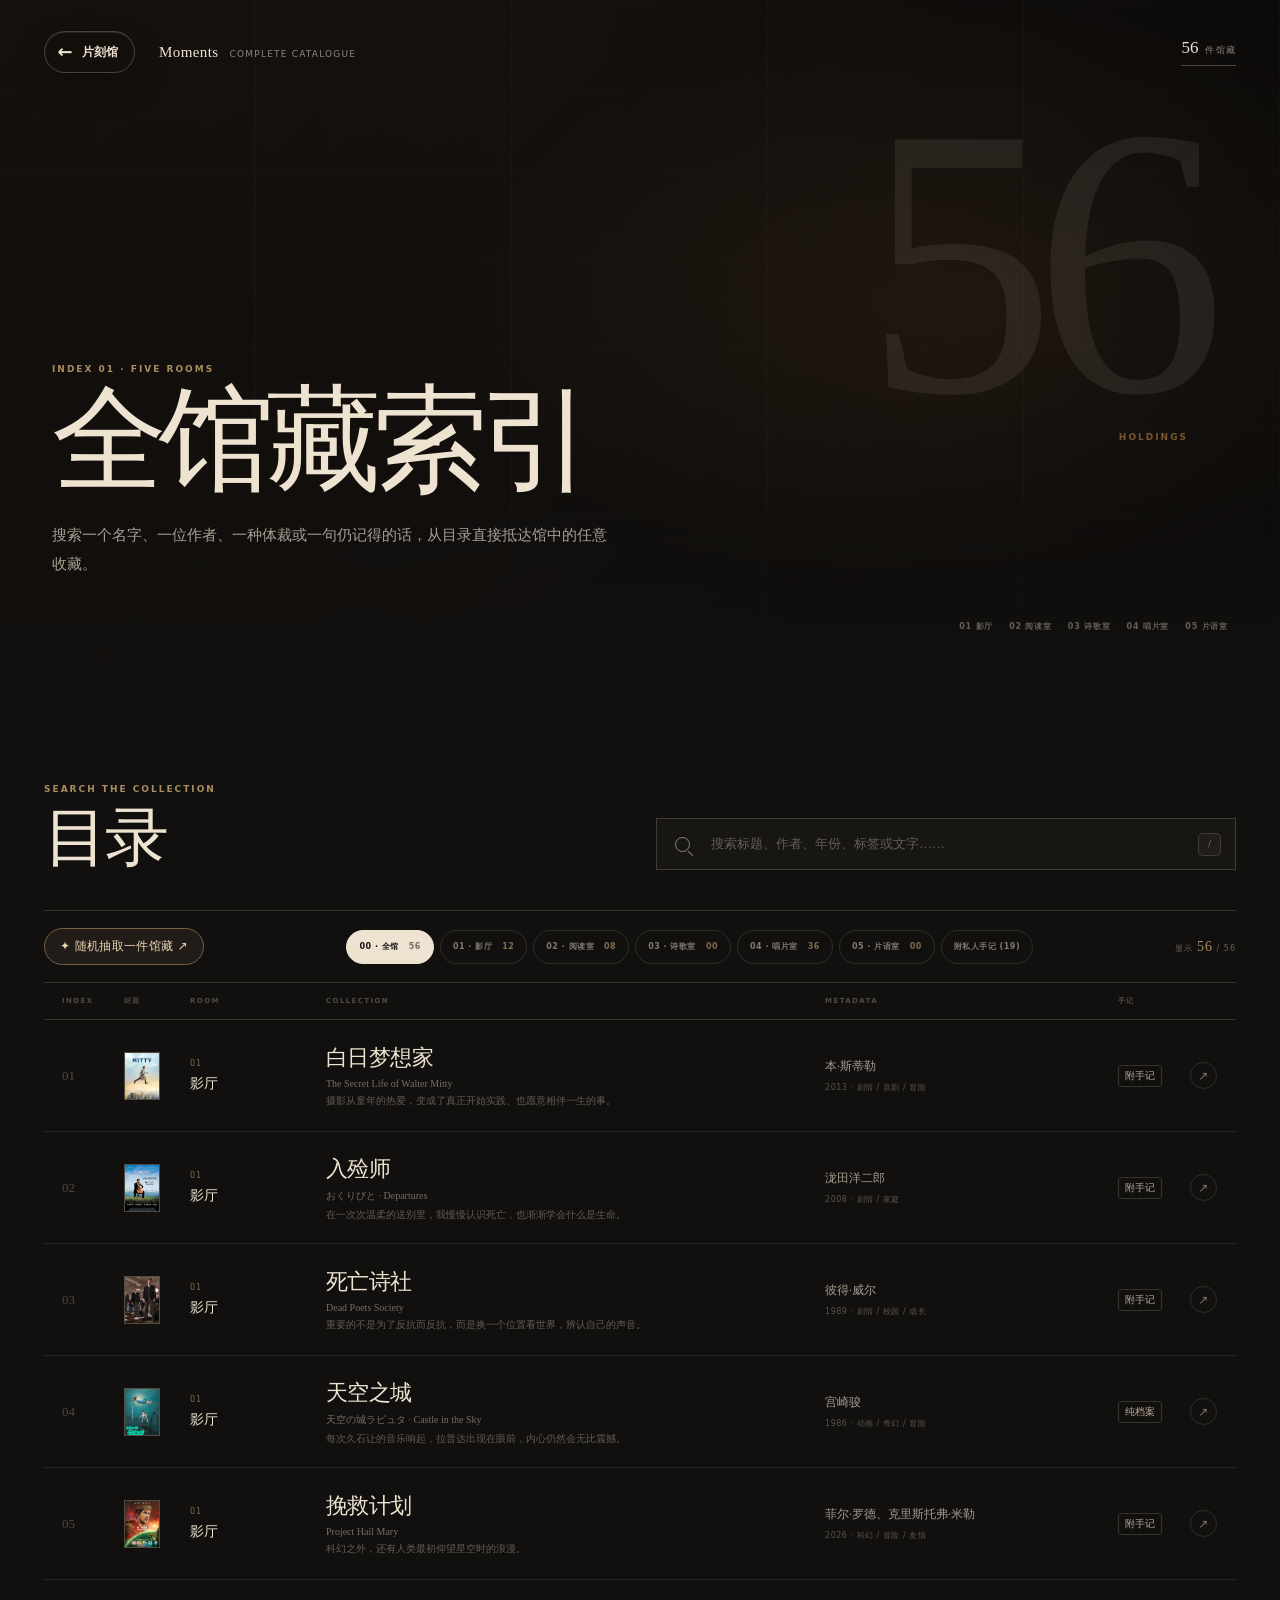
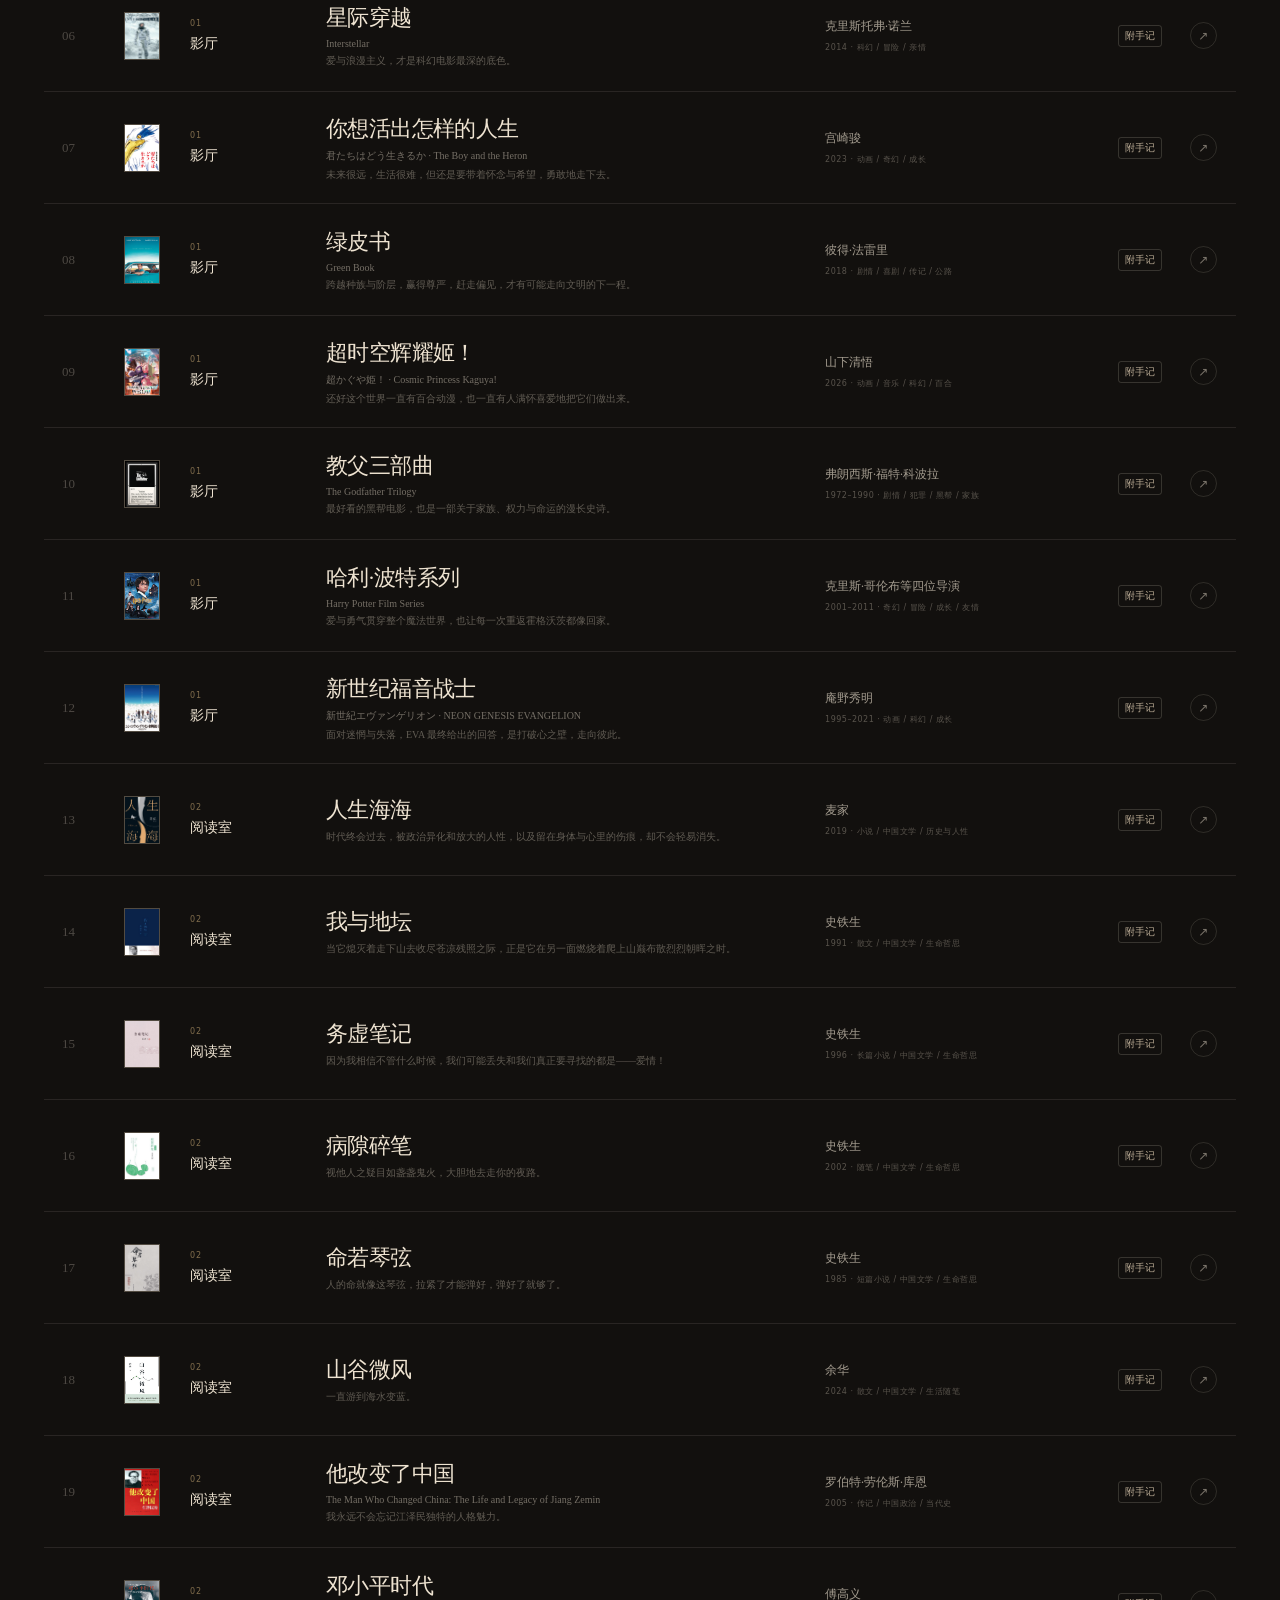
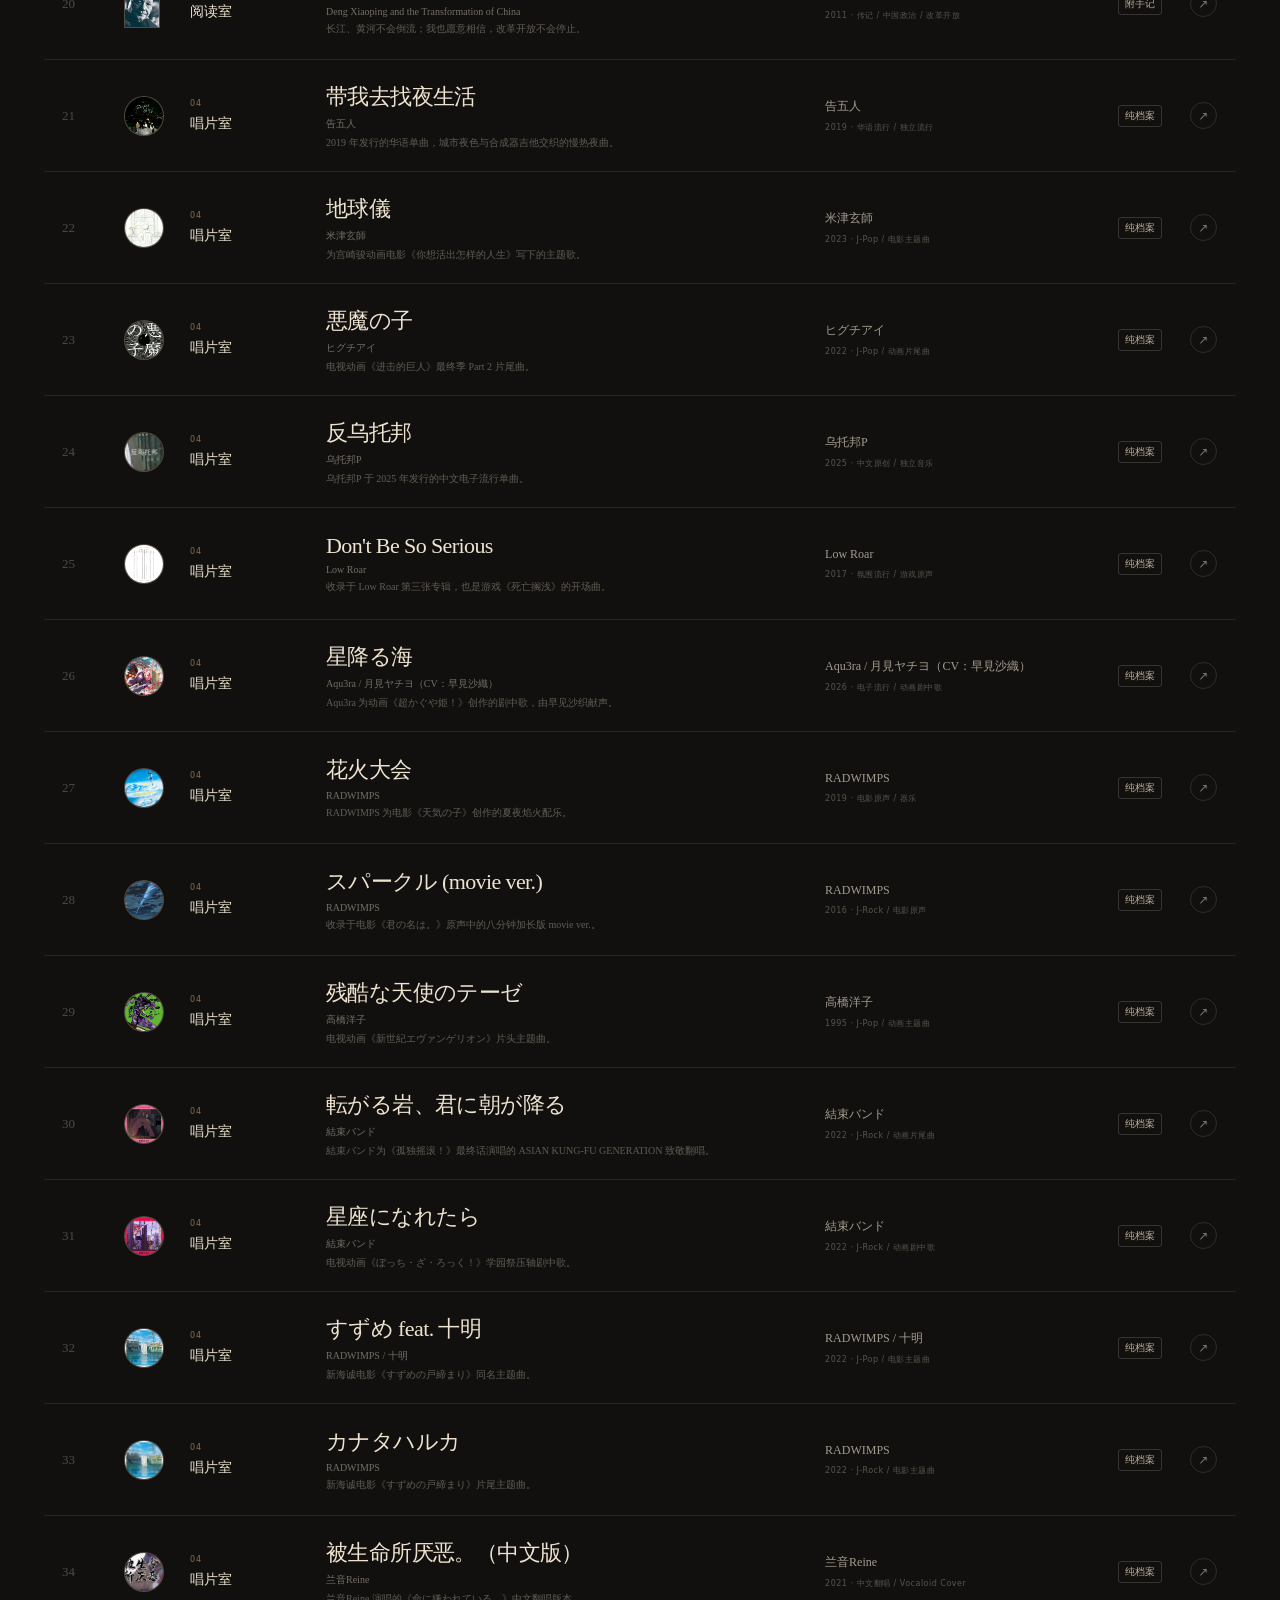
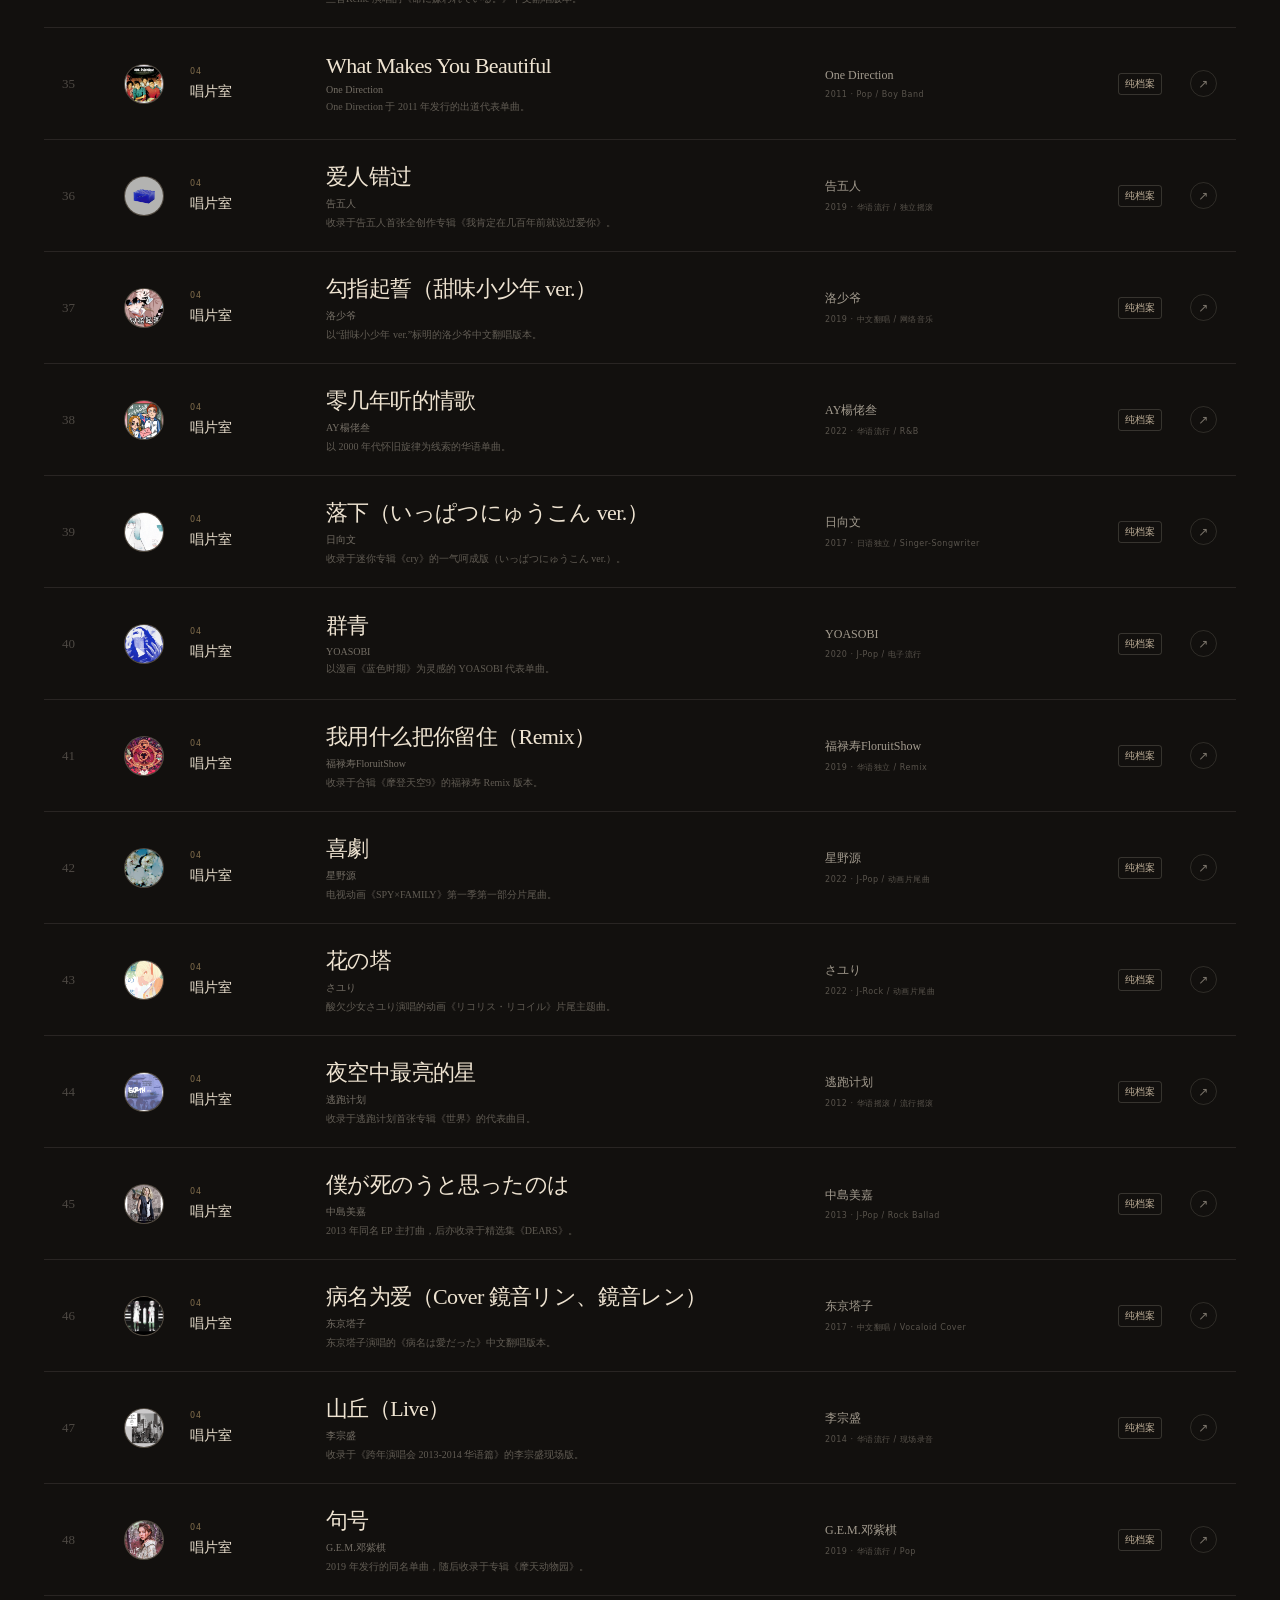
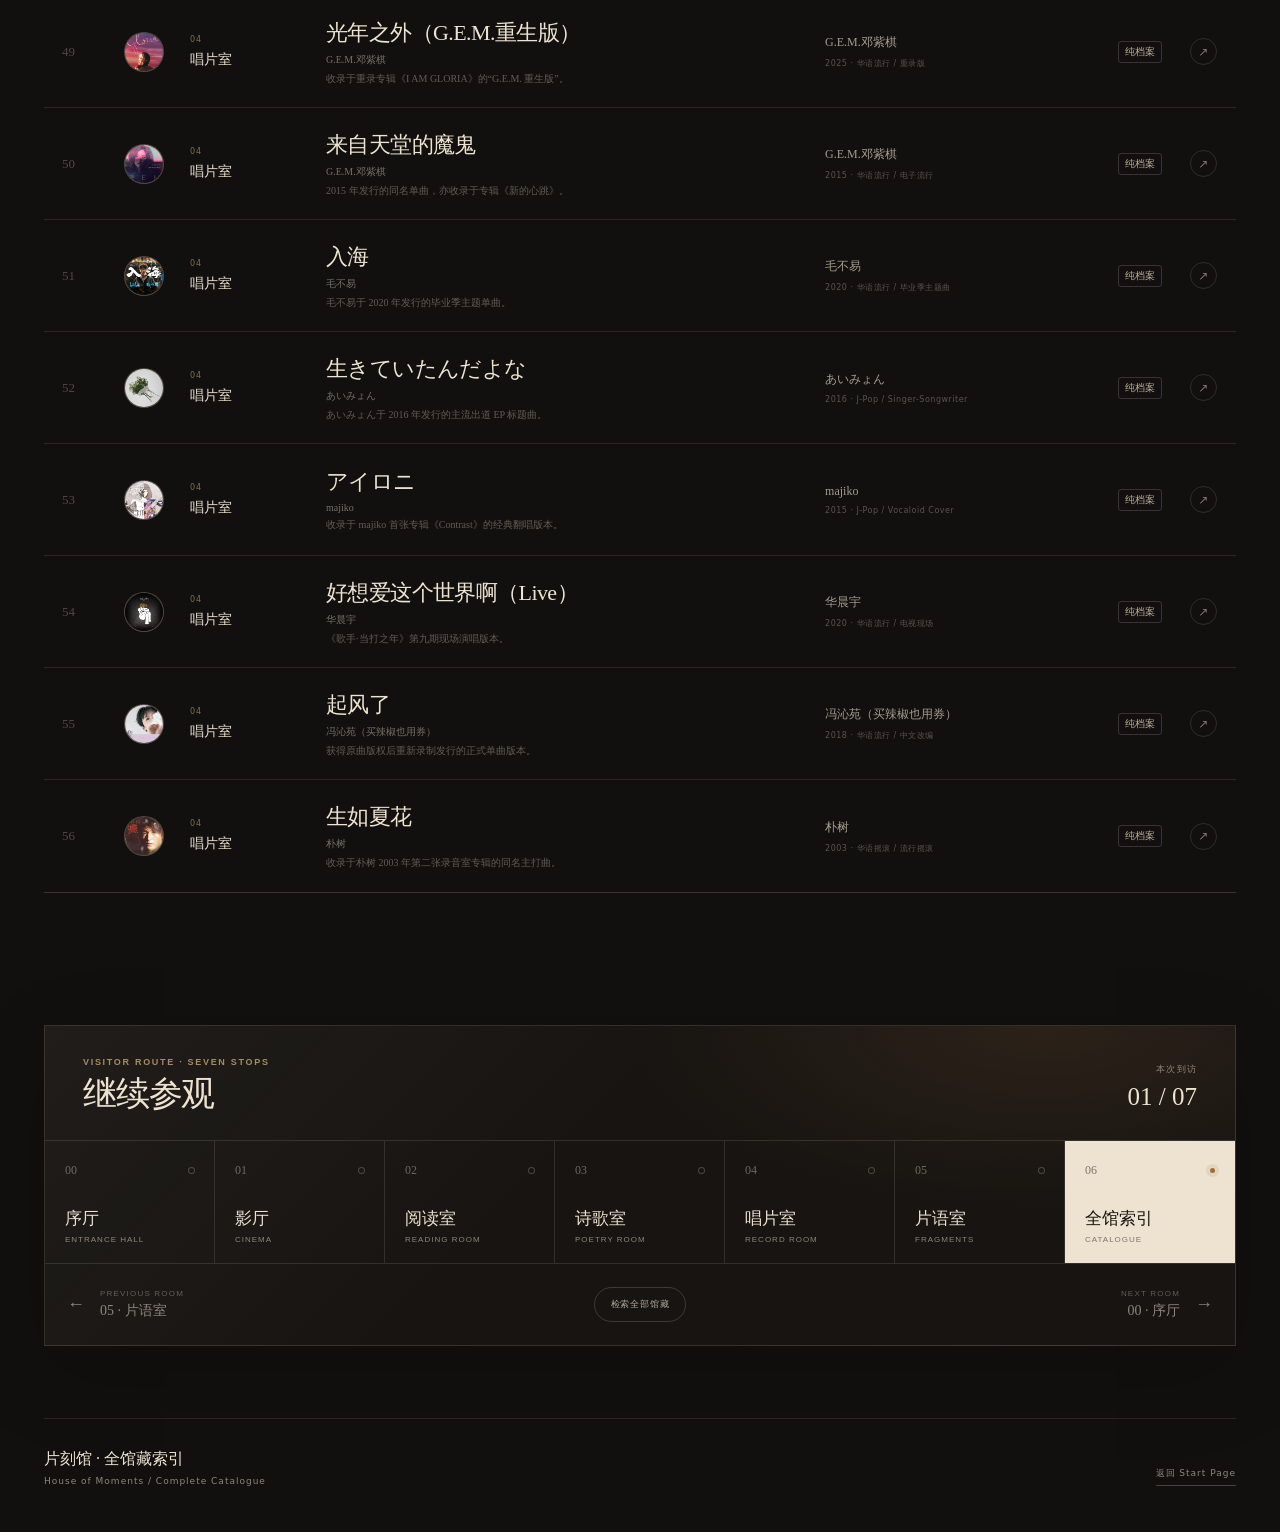
<file: moments/archive/index.html>
<!doctype html>
<html lang="zh-CN">

<head>
  <meta charset="utf-8" />
  <meta name="viewport" content="width=device-width, initial-scale=1" />
  <meta name="color-scheme" content="dark" />
  <meta name="theme-color" content="#12100e" />
  <meta
    name="description"
    content="片刻馆全馆藏索引，检索电影、书籍、诗歌、唱片与私人文字。"
  />
  <link rel="icon" href="../../favicon.ico?v=20261122-story-gb-roads" sizes="any" />
  <link rel="icon" href="../../assets/site/favicon.svg?v=20261122-story-gb-roads" type="image/svg+xml" />
  <link rel="icon" href="../../assets/site/favicon.png?v=20261122-story-gb-roads" type="image/png" sizes="64x64" />
  <link rel="apple-touch-icon" href="../../assets/site/apple-touch-icon.png?v=20261122-story-gb-roads" />
  <title>全馆藏索引 · 片刻馆</title>
  <link rel="stylesheet" href="../../moments-archive.css?v=20261122-story-gb-roads" />
  <link rel="stylesheet" href="../../moments-tour.css?v=20261122-story-gb-roads" />
</head>

<body>
  <a class="archiveSkip" href="#archiveResults">跳到馆藏结果</a>

  <header class="archiveNav">
    <a class="archiveNav__back" href="../" aria-label="返回片刻馆">
      <span aria-hidden="true">←</span>
      <span>片刻馆</span>
    </a>

    <a class="archiveNav__brand" href="./" aria-label="全馆藏索引首页">
      <span>Moments</span>
      <small>Complete catalogue</small>
    </a>

    <div class="archiveNav__total">
      <span id="archiveNavTotal">—</span>
      <small>件馆藏</small>
    </div>
  </header>

  <main>
    <section class="archiveHero" aria-labelledby="archiveTitle">
      <div class="archiveHero__grid" aria-hidden="true"></div>
      <div class="archiveHero__number" aria-hidden="true">
        <span id="archiveHeroTotal">—</span>
        <small>Holdings</small>
      </div>

      <div class="archiveHero__copy">
        <div class="archiveEyebrow">Index 01 · Five rooms</div>
        <h1 id="archiveTitle">全馆藏索引</h1>
        <p>
          搜索一个名字、一位作者、一种体裁或一句仍记得的话，从目录直接抵达馆中的任意收藏。
        </p>
      </div>

      <div class="archiveHero__rooms" aria-label="五间馆室">
        <span>01 影厅</span>
        <span>02 阅读室</span>
        <span>03 诗歌室</span>
        <span>04 唱片室</span>
        <span>05 片语室</span>
      </div>
    </section>

    <section class="archiveCatalogue" aria-labelledby="catalogueTitle">
      <header class="archiveCatalogue__head">
        <div>
          <div class="archiveEyebrow">Search the collection</div>
          <h2 id="catalogueTitle">目录</h2>
        </div>

        <label class="archiveSearch" for="archiveSearchInput">
          <span aria-hidden="true"></span>
          <input
            id="archiveSearchInput"
            type="search"
            autocomplete="off"
            placeholder="搜索标题、作者、年份、标签或文字……"
          />
          <kbd>/</kbd>
        </label>
      </header>

      <div class="archiveToolbar">
        <button class="museumRandom" id="momentsRandomBtn" type="button" disabled>✦ 随机抽取一件馆藏 ↗</button>
        <div id="archiveFilters" class="archiveFilters" aria-label="按馆室筛选"></div>
        <p>
          显示 <strong id="archiveVisibleCount">—</strong>
          / <span id="archiveTotalCount">—</span>
        </p>
      </div>

      <div class="archiveTableHead" aria-hidden="true">
        <span>Index</span>
        <span>封面</span>
        <span>Room</span>
        <span>Collection</span>
        <span>Metadata</span>
        <span>手记</span>
        <span></span>
      </div>

      <div id="archiveResults" class="archiveResults" aria-live="polite"></div>

      <div id="archiveEmpty" class="archiveEmpty" hidden>
        <span>0</span>
        <h3>没有找到相符的馆藏</h3>
        <p>试试缩短关键词，或者切换到“全馆”。</p>
        <button id="archiveReset" type="button">清除筛选</button>
      </div>
    </section>

  </main>

  <footer class="archiveFooter">
    <div>
      <strong>片刻馆 · 全馆藏索引</strong>
      <span>House of Moments / Complete Catalogue</span>
    </div>
    <a href="../../">返回 Start Page</a>
  </footer>

  <script type="module" src="../../scripts/moments-archive.js?v=20261122-story-gb-roads"></script>
  <script type="module" src="../../scripts/moments-tour.js?v=20261122-story-gb-roads"></script>
</body>

</html>
</file>
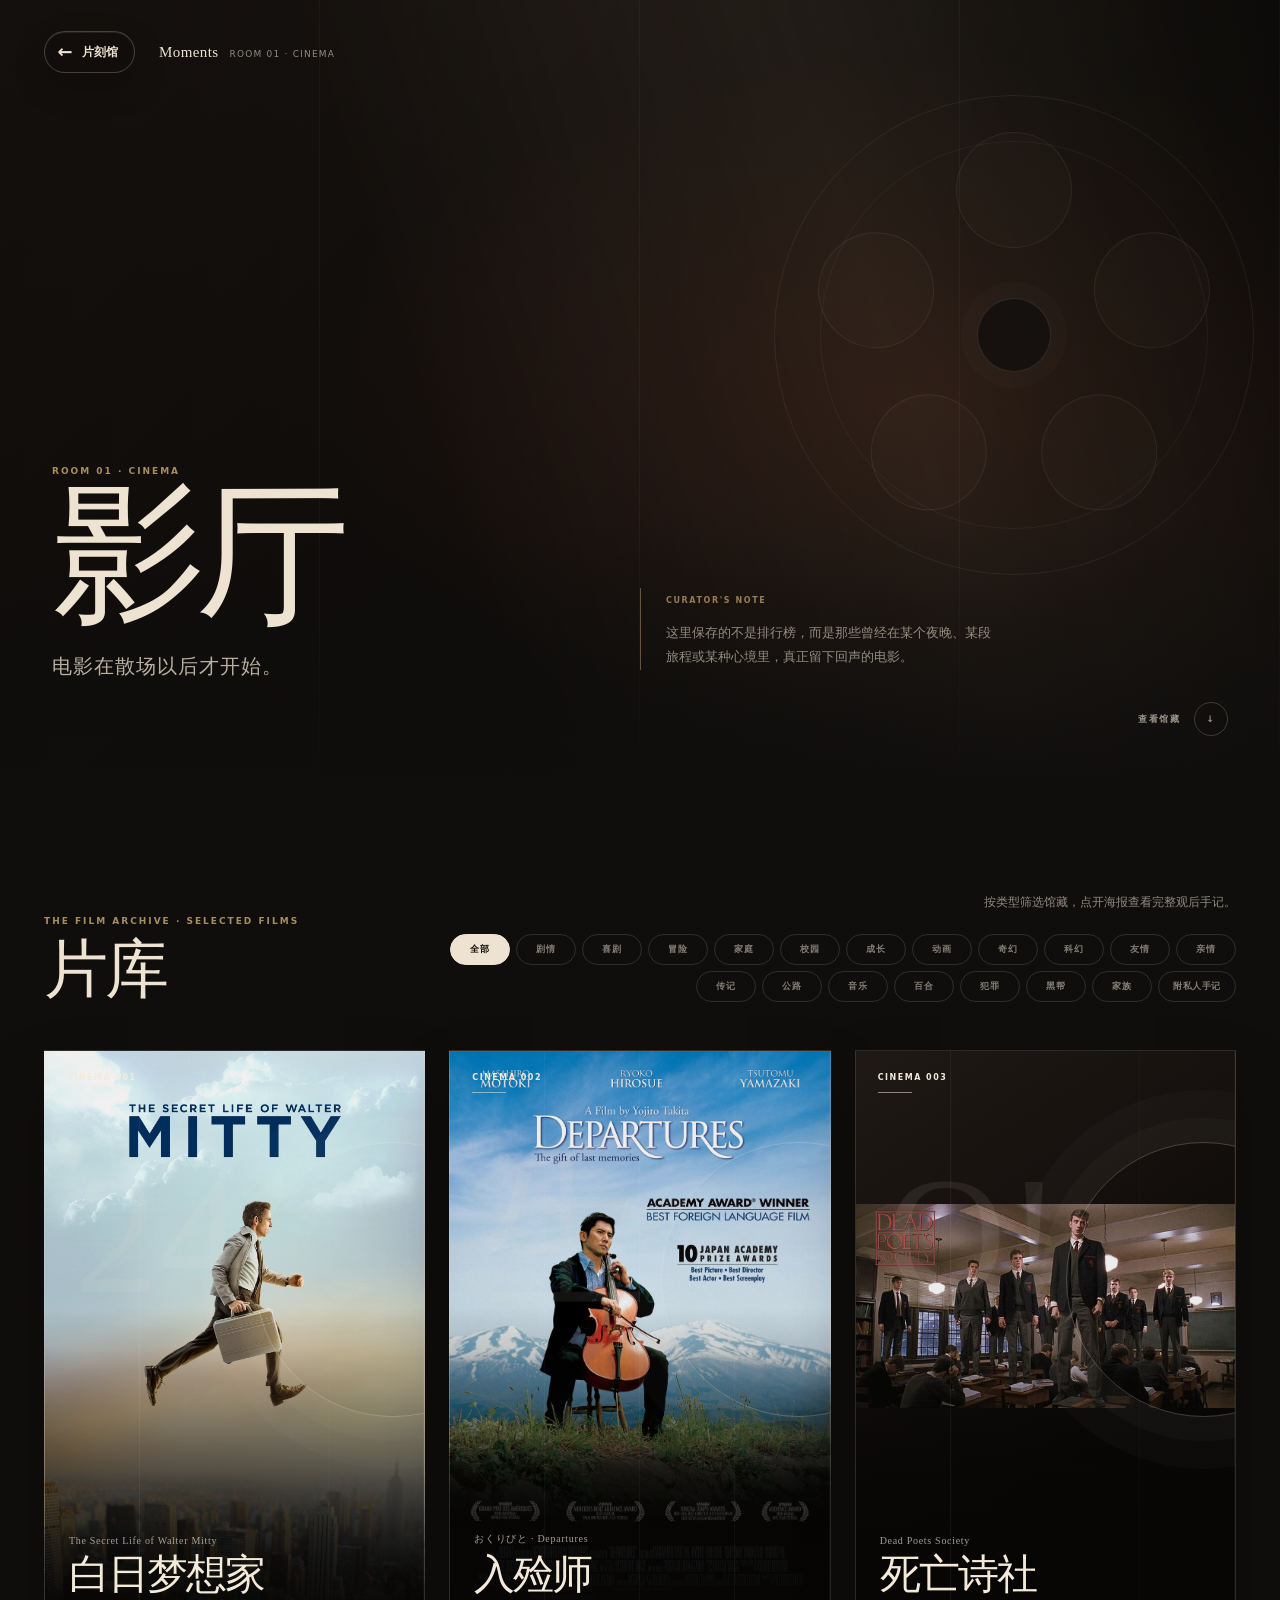
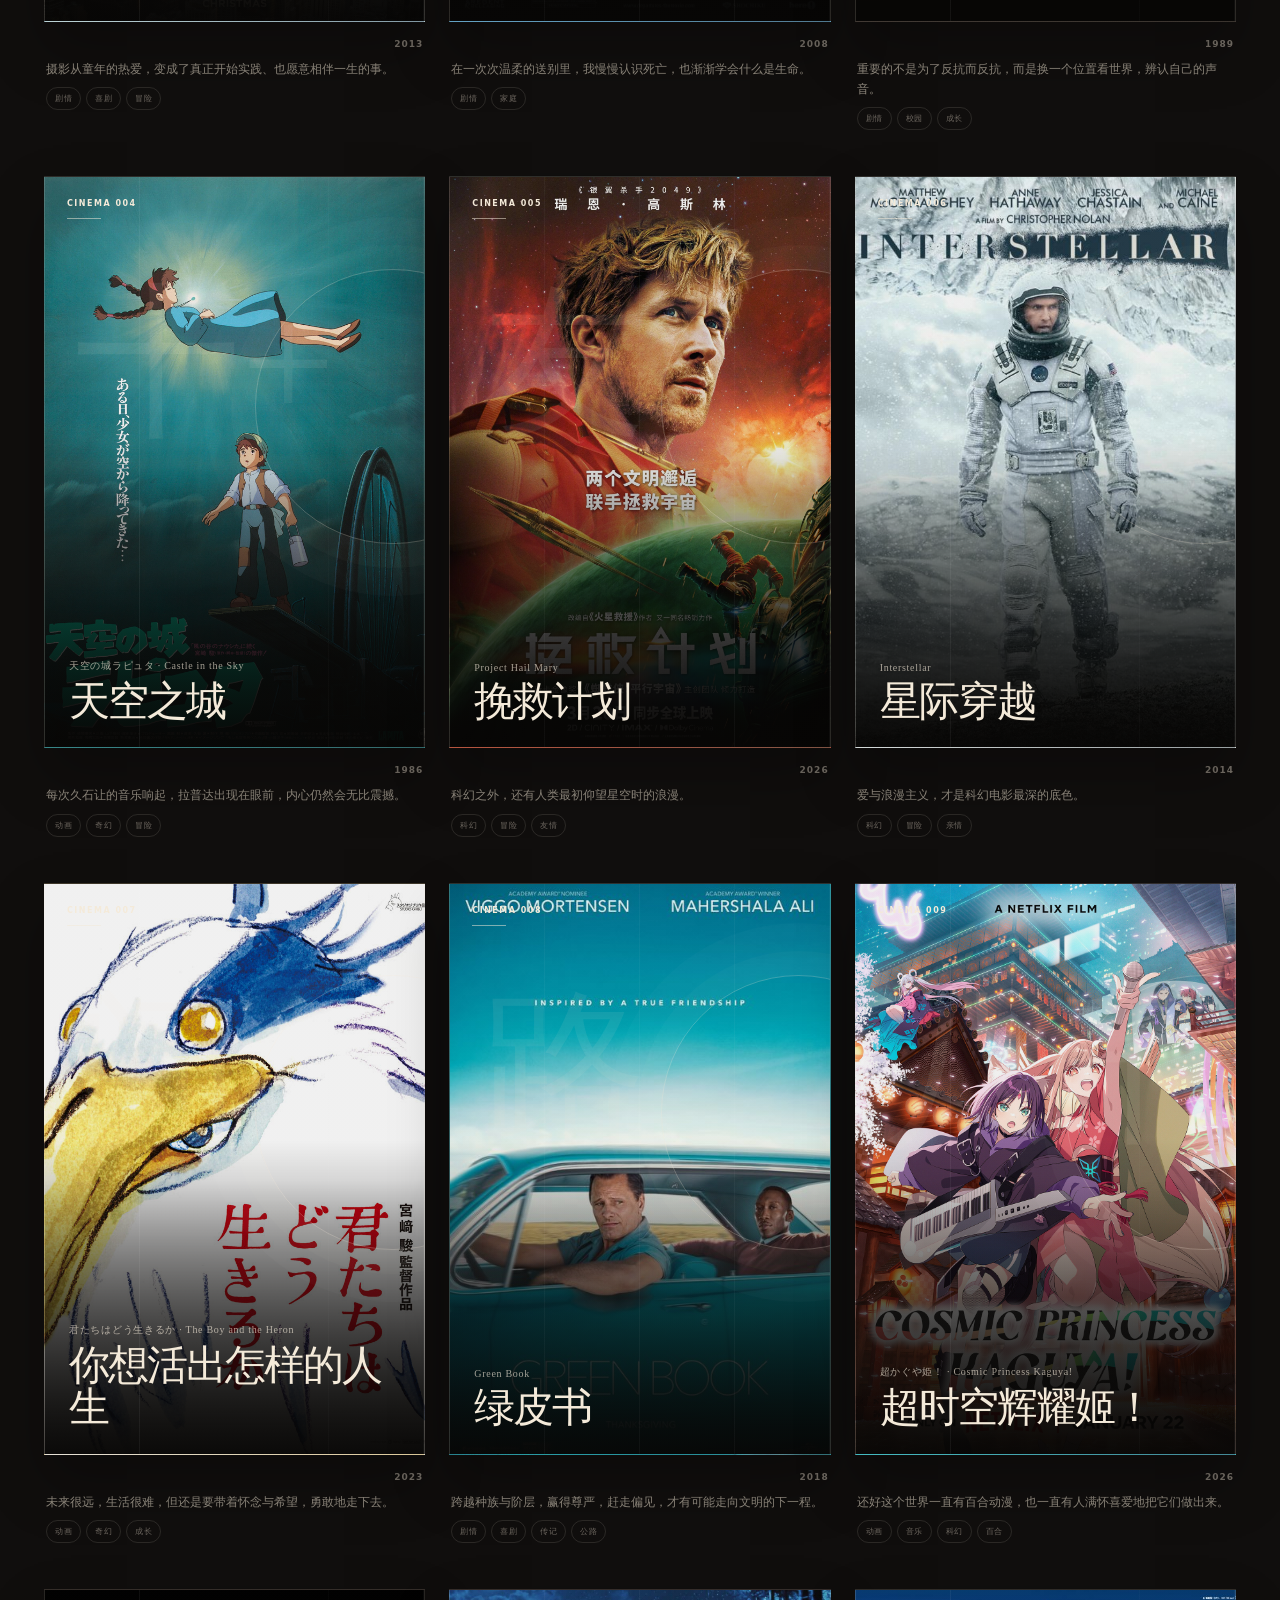
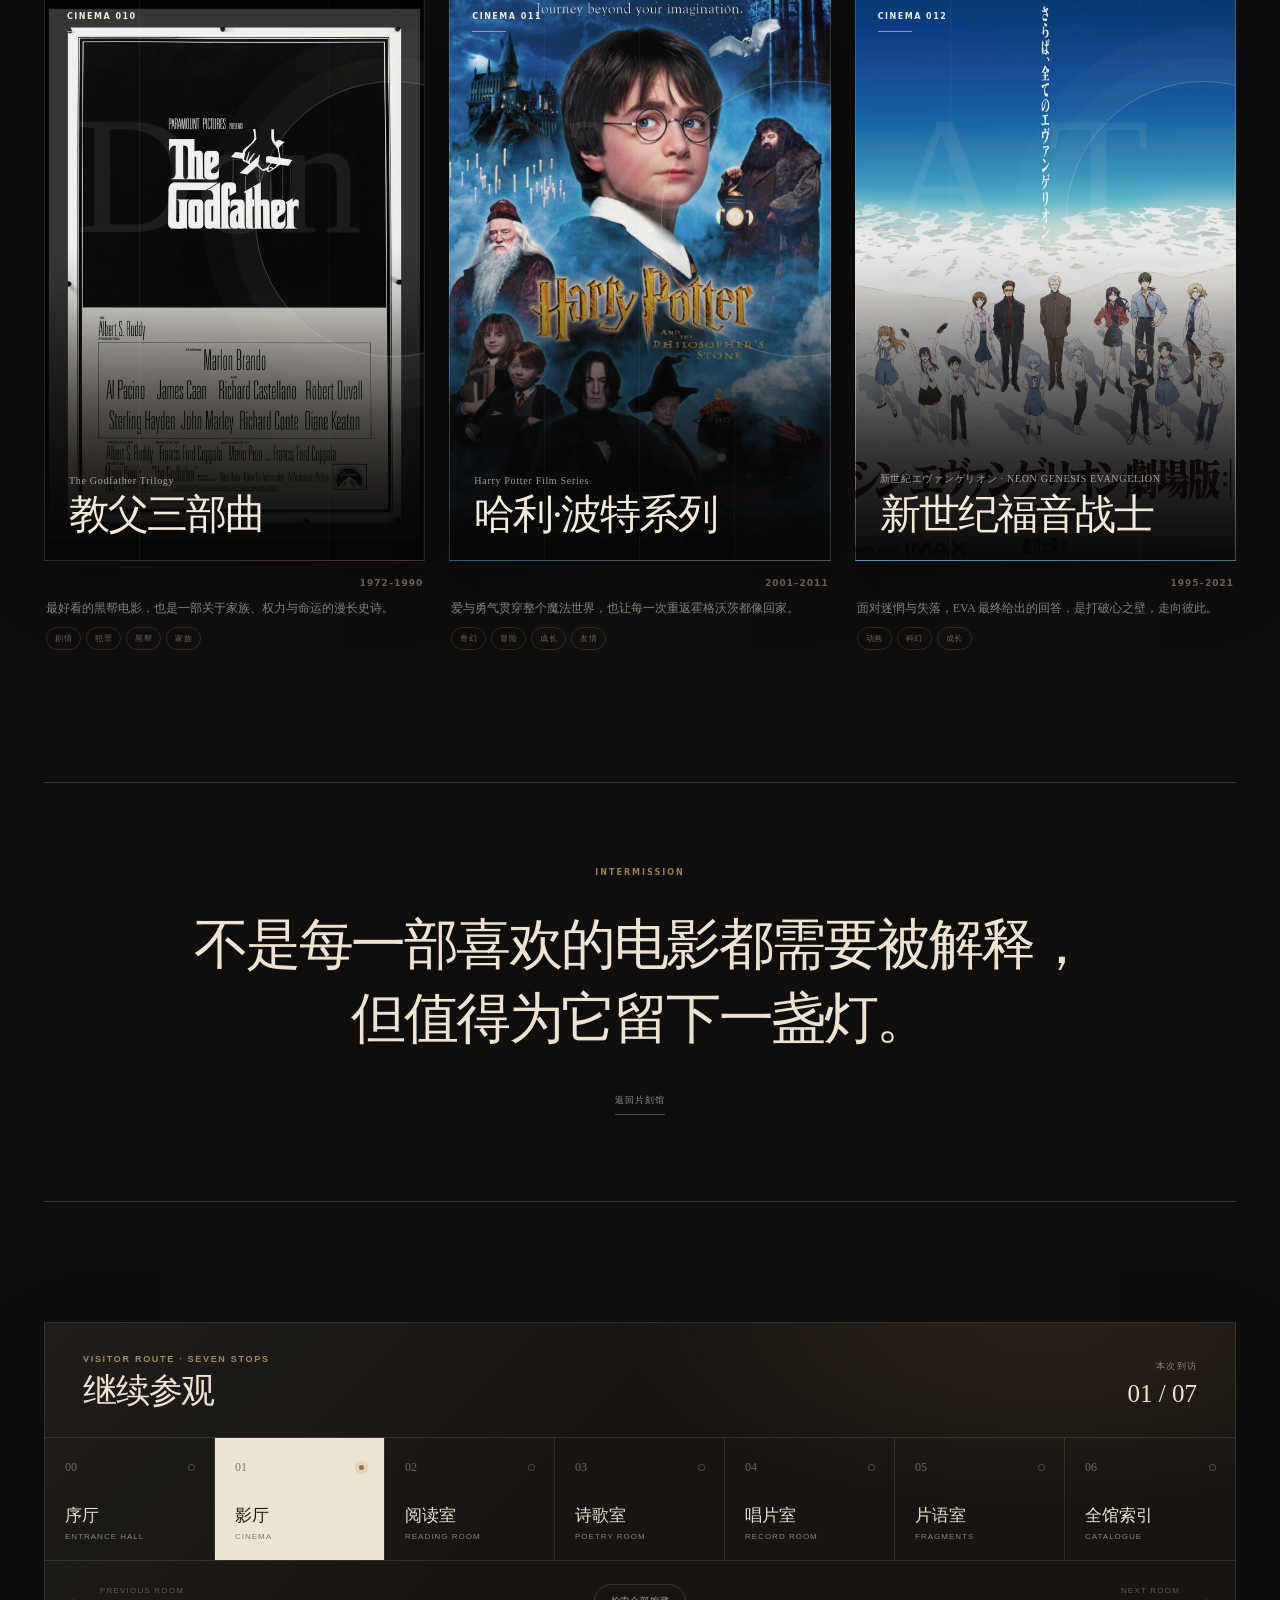
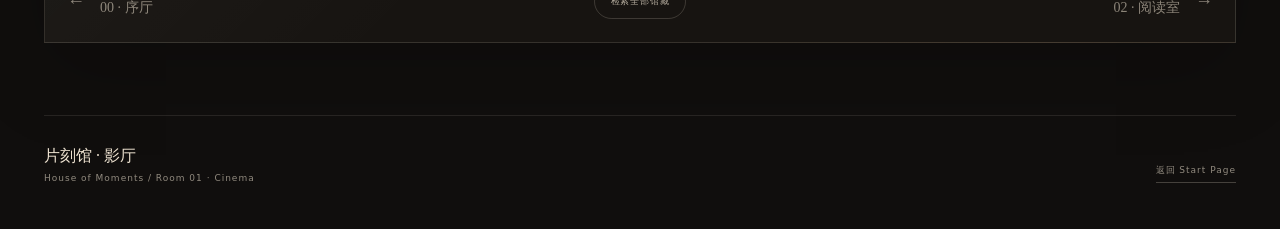
<file: moments/cinema/index.html>
<!doctype html>
<html lang="zh-CN">

<head>
  <meta charset="utf-8" />
  <meta name="viewport" content="width=device-width, initial-scale=1" />
  <meta name="color-scheme" content="dark" />
  <meta name="theme-color" content="#100e0d" />
  <meta
    name="description"
    content="片刻馆影厅，收藏电影、观看记忆与散场以后仍未结束的故事。"
  />
  <link rel="icon" href="../../favicon.ico?v=20261122-story-gb-roads" sizes="any" />
  <link rel="icon" href="../../assets/site/favicon.svg?v=20261122-story-gb-roads" type="image/svg+xml" />
  <link rel="icon" href="../../assets/site/favicon.png?v=20261122-story-gb-roads" type="image/png" sizes="64x64" />
  <link rel="apple-touch-icon" href="../../assets/site/apple-touch-icon.png?v=20261122-story-gb-roads" />
  <title>影厅 · 片刻馆</title>
  <link rel="stylesheet" href="../../moments-cinema.css?v=20261122-story-gb-roads" />
  <link rel="stylesheet" href="../../moments-tour.css?v=20261122-story-gb-roads" />
</head>

<body>
  <a class="cinemaSkip" href="#cinemaMain">跳到馆藏</a>

  <header class="cinemaNav">
    <a class="cinemaNav__back" href="../" aria-label="返回片刻馆">
      <span aria-hidden="true">←</span>
      <span>片刻馆</span>
    </a>

    <a class="cinemaNav__brand" href="./" aria-label="影厅首页">
      <span>Moments</span>
      <small>Room 01 · Cinema</small>
    </a>

  </header>

  <main id="cinemaMain">
    <section class="cinemaHero" aria-labelledby="cinemaTitle">
      <div class="cinemaHero__beam" aria-hidden="true"></div>
      <div class="cinemaHero__reel" aria-hidden="true">
        <span></span><span></span><span></span><span></span><span></span>
      </div>

      <div class="cinemaHero__copy">
        <div class="cinemaEyebrow">Room 01 · Cinema</div>
        <h1 id="cinemaTitle">影厅</h1>
        <p id="cinemaStatement">电影在散场以后才开始。</p>
      </div>

      <div class="cinemaHero__note">
        <span>Curator's note</span>
        <p id="cinemaIntroduction">
          这里保存的不是排行榜，而是那些曾经在某种心境里真正留下回声的电影。
        </p>
      </div>

      <a class="cinemaHero__down" href="#collection">
        <span>查看馆藏</span>
        <span aria-hidden="true">↓</span>
      </a>
    </section>

    <section id="collection" class="cinemaCollection" aria-labelledby="collectionTitle">
      <header class="cinemaCollection__head">
        <div>
          <div class="cinemaEyebrow">The film archive · Selected films</div>
          <h2 id="collectionTitle">片库</h2>
        </div>

        <div class="cinemaCollection__tools">
          <p>按类型筛选馆藏，点开海报查看完整观后手记。</p>
          <div id="cinemaFilters" class="cinemaFilters" aria-label="按类型筛选"></div>
        </div>
      </header>

      <div id="cinemaGrid" class="cinemaGrid" aria-live="polite"></div>
      <p id="cinemaEmpty" class="cinemaEmpty" hidden>这一分类暂时还没有馆藏。</p>
    </section>

    <section class="cinemaIntermission" aria-label="影厅题记">
      <span>Intermission</span>
      <blockquote>不是每一部喜欢的电影都需要被解释，<br />但值得为它留下一盏灯。</blockquote>
      <a href="../">返回片刻馆</a>
    </section>
  </main>

  <footer class="cinemaFooter">
    <div>
      <strong>片刻馆 · 影厅</strong>
      <span>House of Moments / Room 01 · Cinema</span>
    </div>
    <a href="../../">返回 Start Page</a>
  </footer>

  <dialog id="filmDialog" class="filmDialog" aria-labelledby="filmDialogTitle">
    <div class="filmDialog__shell">
      <header class="filmDialog__bar">
        <div>
          <span id="filmDialogCatalogue">Collection</span>
          <strong>片刻馆 · 影厅</strong>
        </div>
        <button id="filmDialogClose" class="filmDialog__close" type="button" aria-label="关闭电影详情">
          <span aria-hidden="true"></span>
        </button>
      </header>

      <div class="filmDialog__body">
        <div id="filmDialogPoster" class="filmPoster filmPoster--detail" aria-hidden="true">
          <span class="filmPoster__catalogue"></span>
          <span class="filmPoster__mark"></span>
          <div class="filmPoster__title">
            <span></span>
            <strong></strong>
          </div>
        </div>

        <article class="filmDialog__content">
          <div class="filmDialog__heading">
            <div>
              <span id="filmDialogOriginal"></span>
              <h2 id="filmDialogTitle"></h2>
            </div>
            <span id="filmDialogSample" class="filmDialog__sample">布展样片</span>
          </div>

          <dl class="filmDialog__meta">
            <div><dt>年份</dt><dd id="filmDialogYear"></dd></div>
            <div><dt>导演</dt><dd id="filmDialogDirector"></dd></div>
            <div><dt>地区</dt><dd id="filmDialogRegion"></dd></div>
            <div><dt>观看于</dt><dd id="filmDialogViewed"></dd></div>
          </dl>

          <p id="filmDialogObservation" class="filmDialog__observation"></p>

          <div class="filmDialog__synopsis">
            <span>About the film</span>
            <p id="filmDialogSynopsis"></p>
          </div>

          <div class="filmDialog__note">
            <span>My note</span>
            <h3 id="filmDialogNoteTitle"></h3>
            <p id="filmDialogNote"></p>
          </div>
        </article>
      </div>

      <footer class="filmDialog__footer">
        <button id="filmDialogPrevious" type="button">
          <span aria-hidden="true">←</span>
          <span>上一部</span>
        </button>
        <button id="filmDialogShare" type="button">复制本页链接</button>
        <span id="filmDialogPosition" aria-live="polite"></span>
        <button id="filmDialogNext" type="button">
          <span>下一部</span>
          <span aria-hidden="true">→</span>
        </button>
      </footer>
    </div>
  </dialog>

  <script type="module" src="../../scripts/moments-cinema.js?v=20261122-story-gb-roads"></script>
  <script type="module" src="../../scripts/moments-tour.js?v=20261122-story-gb-roads"></script>
</body>

</html>
</file>
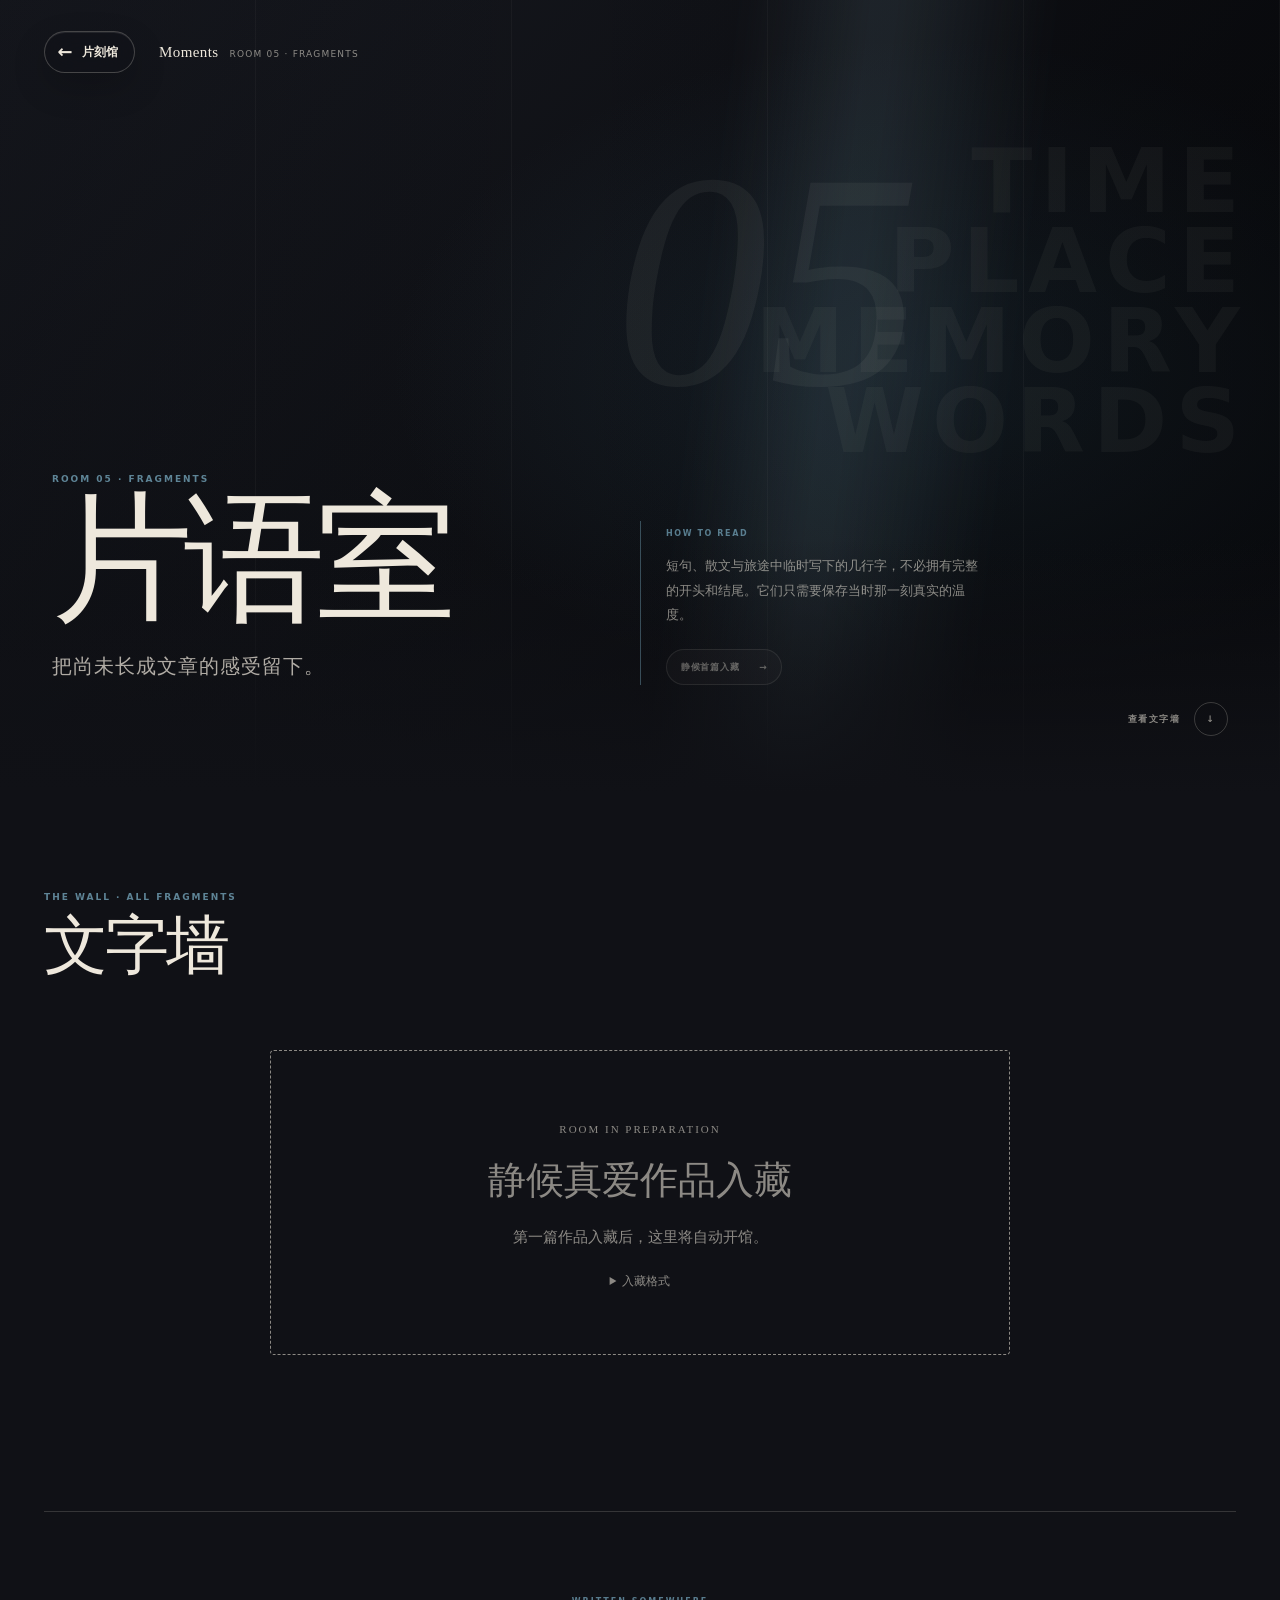
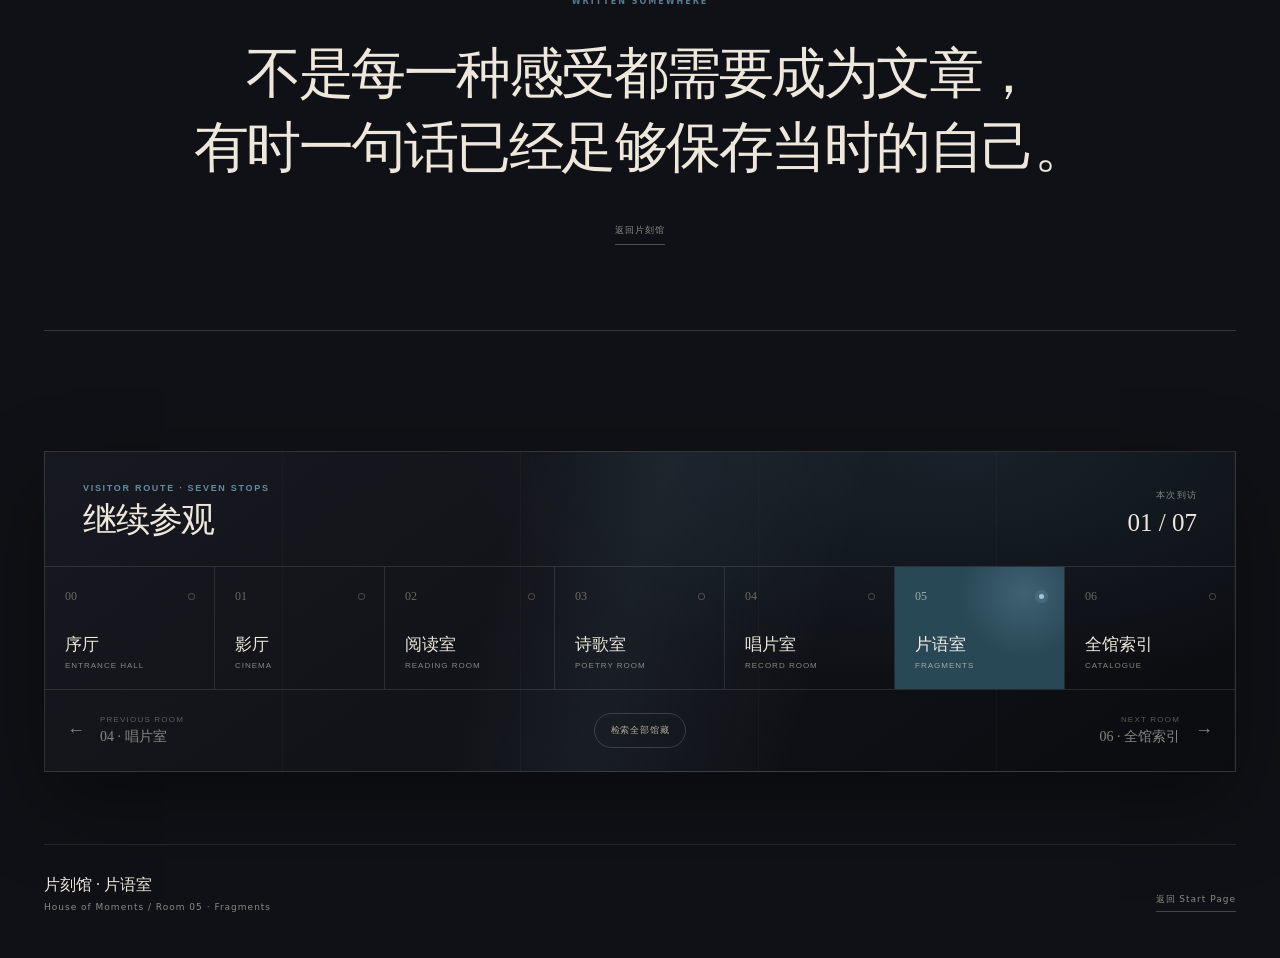
<file: moments/fragments/index.html>
<!doctype html>
<html lang="zh-CN">

<head>
  <meta charset="utf-8" />
  <meta name="viewport" content="width=device-width, initial-scale=1" />
  <meta name="color-scheme" content="dark" />
  <meta name="theme-color" content="#101116" />
  <meta
    name="description"
    content="片刻馆片语室，收藏写于某时某地的短句、散文与尚未命名的感受。"
  />
  <link rel="icon" href="../../favicon.ico?v=20261122-story-gb-roads" sizes="any" />
  <link rel="icon" href="../../assets/site/favicon.svg?v=20261122-story-gb-roads" type="image/svg+xml" />
  <link rel="icon" href="../../assets/site/favicon.png?v=20261122-story-gb-roads" type="image/png" sizes="64x64" />
  <link rel="apple-touch-icon" href="../../assets/site/apple-touch-icon.png?v=20261122-story-gb-roads" />
  <title>片语室 · 片刻馆</title>
  <link rel="stylesheet" href="../../moments-fragments.css?v=20261122-story-gb-roads" />
  <link rel="stylesheet" href="../../moments-tour.css?v=20261122-story-gb-roads" />
</head>

<body class="momentsTheme--fragments">
  <a class="fragmentsSkip" href="#fragmentsMain">跳到文字墙</a>

  <header class="fragmentsNav">
    <a class="fragmentsNav__back" href="../" aria-label="返回片刻馆">
      <span aria-hidden="true">←</span>
      <span>片刻馆</span>
    </a>

    <a class="fragmentsNav__brand" href="./" aria-label="片语室首页">
      <span>Moments</span>
      <small>Room 05 · Fragments</small>
    </a>

  </header>

  <main id="fragmentsMain">
    <section class="fragmentsHero" aria-labelledby="fragmentsTitle">
      <div class="fragmentsHero__light" aria-hidden="true"></div>
      <div class="fragmentsHero__ticker" aria-hidden="true">
        <span>TIME</span><span>PLACE</span><span>MEMORY</span><span>WORDS</span>
      </div>
      <div class="fragmentsHero__index" aria-hidden="true">05</div>

      <div class="fragmentsHero__copy">
        <div class="fragmentsEyebrow">Room 05 · Fragments</div>
        <h1 id="fragmentsTitle">片语室</h1>
        <p id="fragmentsStatement">把尚未长成文章的感受留下。</p>
      </div>

      <aside class="fragmentsHero__note">
        <span>How to read</span>
        <p id="fragmentsIntroduction">
          默认看见全部作品；进入轮读后，点击画面逐篇继续。
        </p>
        <button id="fragmentsHeroStart" type="button">
          <span>开始轮读</span>
          <span aria-hidden="true">→</span>
        </button>
      </aside>

      <a class="fragmentsHero__down" href="#fragmentWall">
        <span>查看文字墙</span>
        <span aria-hidden="true">↓</span>
      </a>
    </section>

    <section id="fragmentWall" class="fragmentsCollection" aria-labelledby="fragmentWallTitle">
      <header class="fragmentsCollection__head">
        <div>
          <div class="fragmentsEyebrow">The wall · All fragments</div>
          <h2 id="fragmentWallTitle">文字墙</h2>
        </div>

        <div class="fragmentsCollection__tools">
          <div id="fragmentsFilters" class="fragmentsFilters" aria-label="按文字类型筛选"></div>
        </div>
      </header>

      <div id="fragmentsGrid" class="fragmentsGrid" aria-live="polite"></div>
      <section id="fragmentsEmpty" class="fragmentsEmpty roomPreparation" hidden>
        <small>Room in Preparation</small>
        <h3>静候真爱作品入藏</h3>
        <p>第一篇作品入藏后，这里将自动开馆。</p>
        <details><summary>入藏格式</summary><code>data/moments-fragments.json</code><pre>{"id":"first-fragment","title":"篇名","text":"正文"}</pre></details>
      </section>
    </section>

    <section class="fragmentsOutro" aria-label="片语室题记">
      <span>Written somewhere</span>
      <blockquote>不是每一种感受都需要成为文章，<br />有时一句话已经足够保存当时的自己。</blockquote>
      <a href="../">返回片刻馆</a>
    </section>
  </main>

  <footer class="fragmentsFooter">
    <div>
      <strong>片刻馆 · 片语室</strong>
      <span>House of Moments / Room 05 · Fragments</span>
    </div>
    <a href="../../">返回 Start Page</a>
  </footer>

  <dialog id="fragmentDialog" class="fragmentDialog" aria-labelledby="fragmentDialogTitle">
    <div id="fragmentDialogStage" class="fragmentDialog__stage">
      <header class="fragmentDialog__bar">
        <div>
          <span id="fragmentDialogCatalogue">Collection</span>
          <strong>片刻馆 · 片语室</strong>
        </div>
        <button id="fragmentDialogClose" class="fragmentDialog__close" type="button" aria-label="退出轮读并返回文字墙">
          <span aria-hidden="true"></span>
        </button>
      </header>

      <button id="fragmentDialogAdvance" class="fragmentDialog__advance" type="button" aria-describedby="fragmentDialogHint">
        <span id="fragmentDialogMark" class="fragmentDialog__mark" aria-hidden="true"></span>
        <article class="fragmentDialog__work">
          <span id="fragmentDialogType"></span>
          <h2 id="fragmentDialogTitle"></h2>
          <blockquote id="fragmentDialogText"></blockquote>
          <div class="fragmentDialog__meta">
            <span id="fragmentDialogDate"></span>
            <span aria-hidden="true">·</span>
            <span id="fragmentDialogPlace"></span>
          </div>
          <span id="fragmentDialogSample" class="fragmentDialog__sample">布展样稿 · 待替换</span>
        </article>
        <span id="fragmentDialogHint" class="fragmentDialog__hint">点击画面继续</span>
      </button>

      <footer class="fragmentDialog__footer">
        <button id="fragmentDialogPrevious" type="button">
          <span aria-hidden="true">←</span>
          <span>上一篇</span>
        </button>
        <div id="fragmentDialogProgress" class="fragmentDialog__progress" aria-hidden="true"></div>
        <button id="fragmentDialogShare" type="button">复制本页链接</button>
        <span id="fragmentDialogPosition" aria-live="polite"></span>
        <button id="fragmentDialogNext" type="button">
          <span id="fragmentDialogNextLabel">下一篇</span>
          <span aria-hidden="true">→</span>
        </button>
      </footer>
    </div>
  </dialog>

  <script type="module" src="../../scripts/moments-fragments.js?v=20261122-story-gb-roads"></script>
  <script type="module" src="../../scripts/moments-tour.js?v=20261122-story-gb-roads"></script>
</body>

</html>
</file>
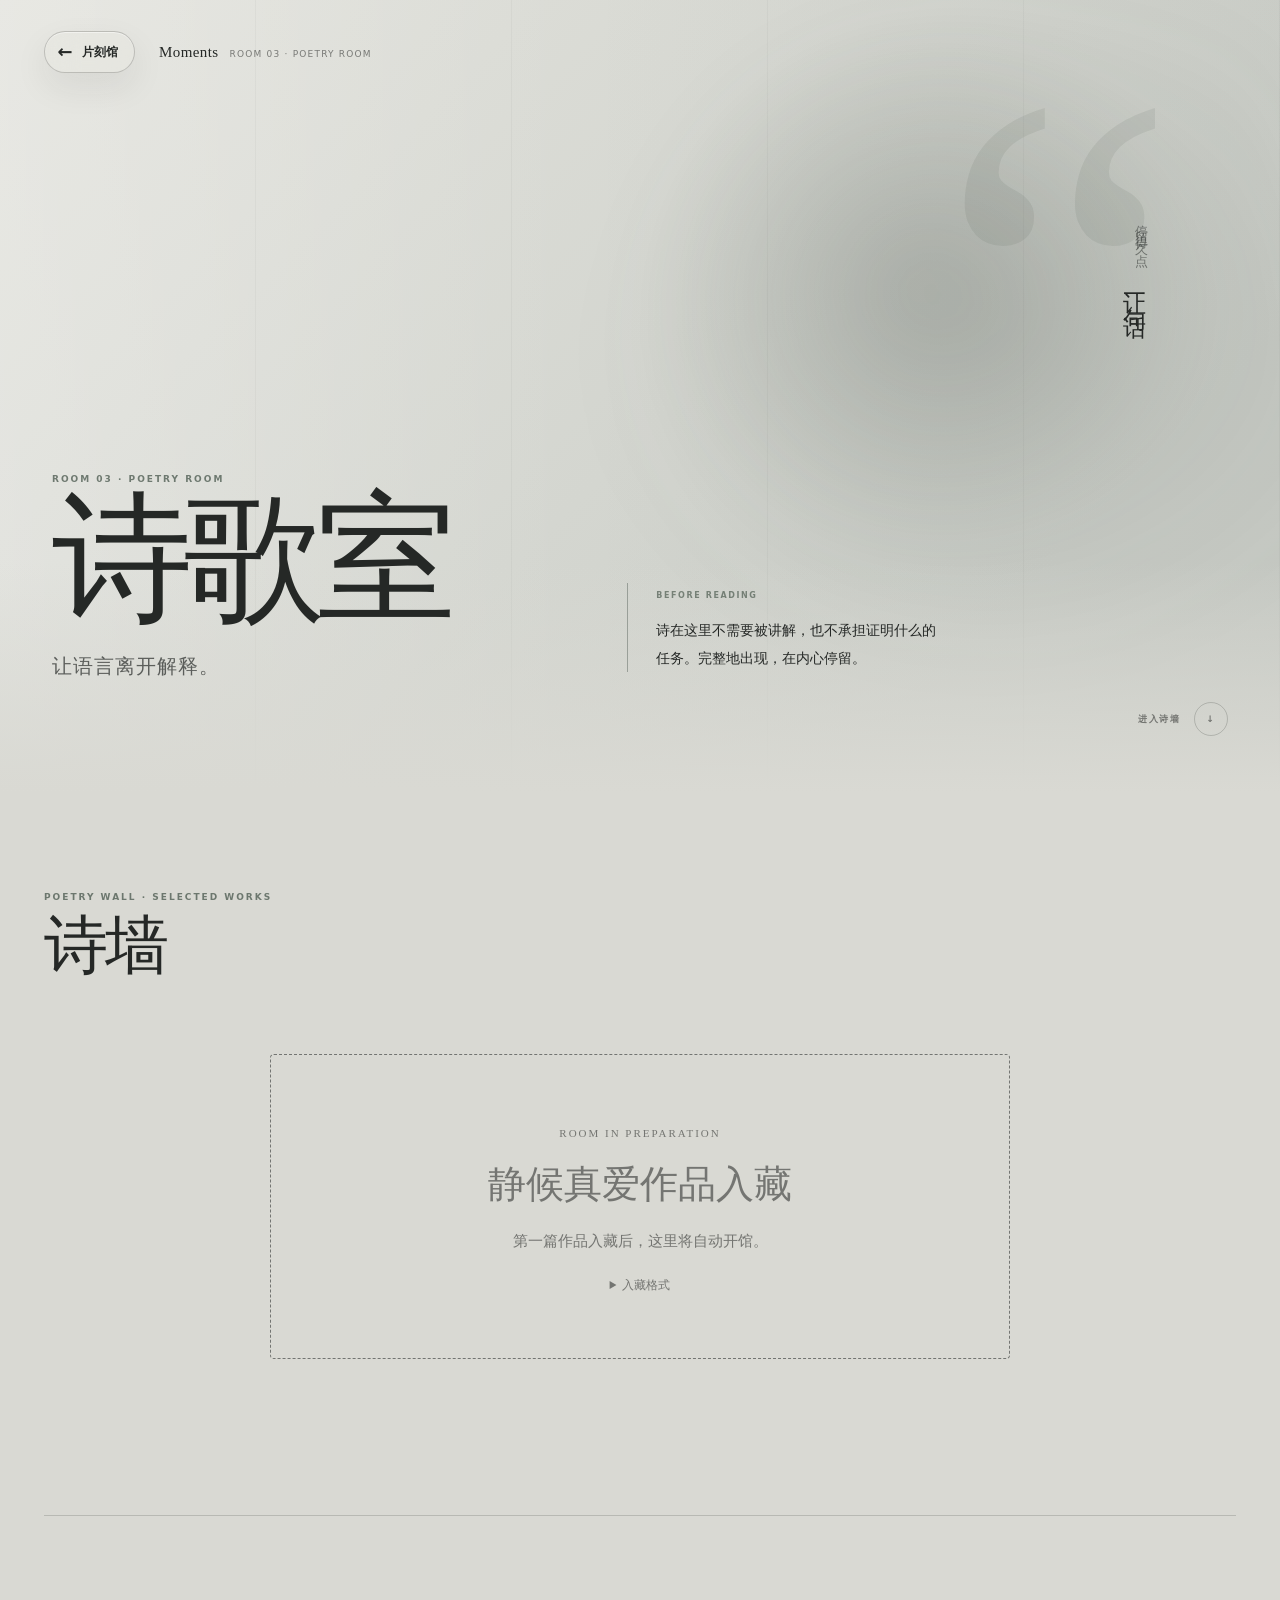
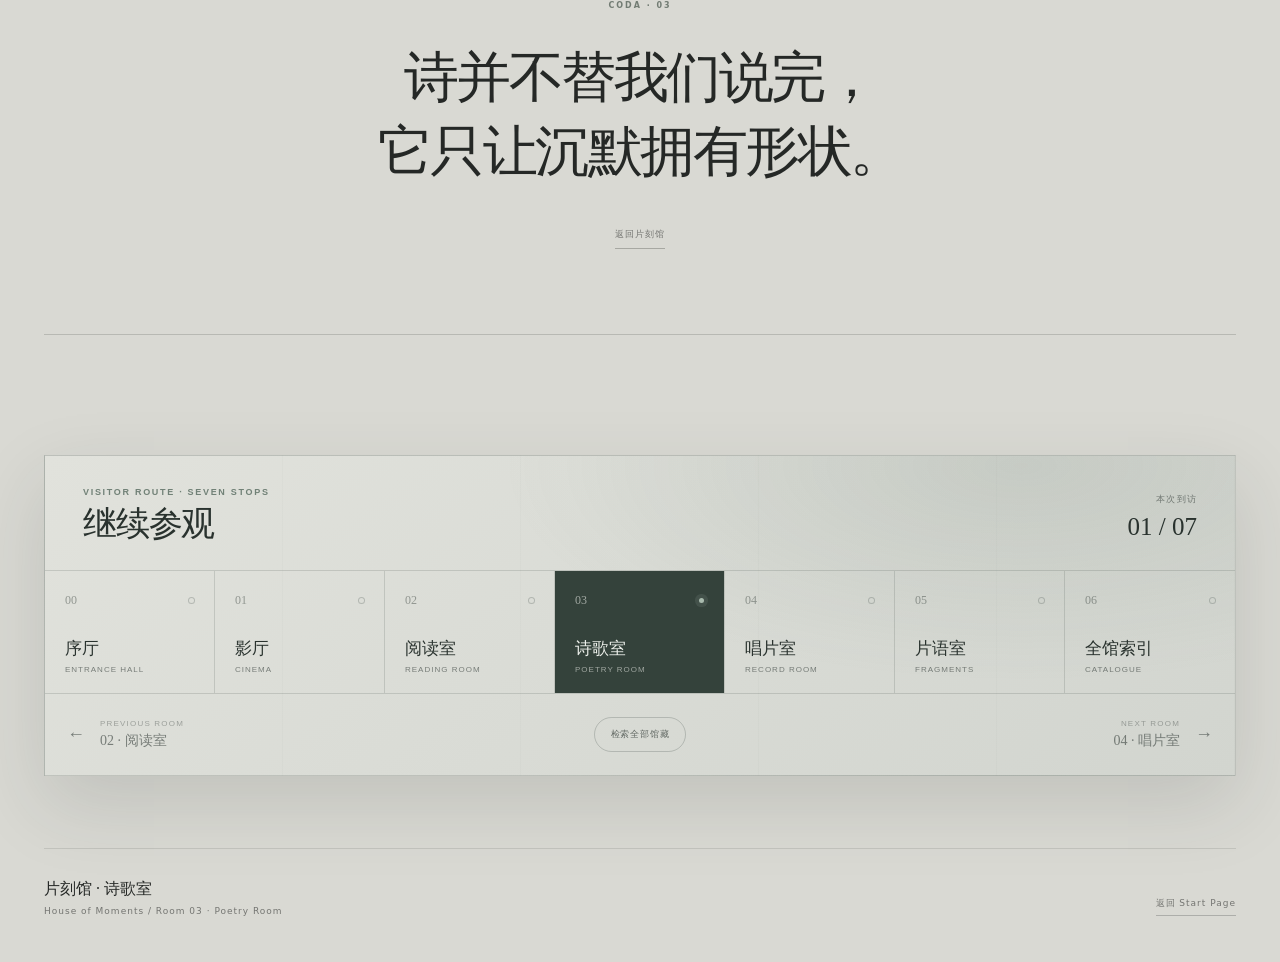
<file: moments/poetry/index.html>
<!doctype html>
<html lang="zh-CN">

<head>
  <meta charset="utf-8" />
  <meta name="viewport" content="width=device-width, initial-scale=1" />
  <meta name="color-scheme" content="light" />
  <meta name="theme-color" content="#d9d9d3" />
  <meta
    name="description"
    content="片刻馆诗歌室，让诗完整出现，让某一句在心里停留。"
  />
  <link rel="icon" href="../../favicon.ico?v=20261122-story-gb-roads" sizes="any" />
  <link rel="icon" href="../../assets/site/favicon.svg?v=20261122-story-gb-roads" type="image/svg+xml" />
  <link rel="icon" href="../../assets/site/favicon.png?v=20261122-story-gb-roads" type="image/png" sizes="64x64" />
  <link rel="apple-touch-icon" href="../../assets/site/apple-touch-icon.png?v=20261122-story-gb-roads" />
  <title>诗歌室 · 片刻馆</title>
  <link rel="stylesheet" href="../../moments-poetry.css?v=20261122-story-gb-roads" />
  <link rel="stylesheet" href="../../moments-tour.css?v=20261122-story-gb-roads" />
</head>

<body class="momentsTheme--poetry">
  <a class="poetrySkip" href="#poetryMain">跳到诗墙</a>

  <header class="poetryNav">
    <a class="poetryNav__back" href="../" aria-label="返回片刻馆">
      <span aria-hidden="true">←</span>
      <span>片刻馆</span>
    </a>

    <a class="poetryNav__brand" href="./" aria-label="诗歌室首页">
      <span>Moments</span>
      <small>Room 03 · Poetry Room</small>
    </a>

  </header>

  <main id="poetryMain">
    <section class="poetryHero" aria-labelledby="poetryTitle">
      <div class="poetryHero__wash" aria-hidden="true"></div>
      <div class="poetryHero__quote" aria-hidden="true">“</div>
      <div class="poetryHero__vertical" aria-hidden="true">
        <span>让一句话</span>
        <span>停留得久一点</span>
      </div>

      <div class="poetryHero__copy">
        <div class="poetryEyebrow">Room 03 · Poetry Room</div>
        <h1 id="poetryTitle">诗歌室</h1>
        <p id="poetryStatement">让语言离开解释。</p>
      </div>

      <aside class="poetryHero__note">
        <span>Before reading</span>
        <p id="poetryIntroduction">
          诗在这里不需要被讲解，也不承担证明什么的任务。完整地出现，在内心停留。
        </p>
      </aside>

      <a class="poetryHero__down" href="#poetryWall">
        <span>进入诗墙</span>
        <span aria-hidden="true">↓</span>
      </a>
    </section>

    <section id="poetryWall" class="poetryCollection" aria-labelledby="poetryWallTitle">
      <header class="poetryCollection__head">
        <div>
          <div class="poetryEyebrow">Poetry wall · Selected works</div>
          <h2 id="poetryWallTitle">诗墙</h2>
        </div>

        <div class="poetryCollection__tools">
          <div id="poetryFilters" class="poetryFilters" aria-label="按体裁筛选"></div>
        </div>
      </header>

      <div id="poetryGrid" class="poetryGrid" aria-live="polite"></div>
      <section id="poetryEmpty" class="poetryEmpty roomPreparation" hidden>
        <small>Room in Preparation</small>
        <h3>静候真爱作品入藏</h3>
        <p>第一篇作品入藏后，这里将自动开馆。</p>
        <details><summary>入藏格式</summary><code>data/moments-poetry.json</code><pre>{"id":"first-poem","title":"篇名","lines":["诗行"]}</pre></details>
      </section>
    </section>

    <section class="poetryCoda" aria-label="诗歌室题记">
      <span>Coda · 03</span>
      <blockquote>诗并不替我们说完，<br />它只让沉默拥有形状。</blockquote>
      <a href="../">返回片刻馆</a>
    </section>
  </main>

  <footer class="poetryFooter">
    <div>
      <strong>片刻馆 · 诗歌室</strong>
      <span>House of Moments / Room 03 · Poetry Room</span>
    </div>
    <a href="../../">返回 Start Page</a>
  </footer>

  <dialog id="poemDialog" class="poemDialog" aria-labelledby="poemDialogTitle">
    <div id="poemDialogStage" class="poemDialog__stage">
      <header class="poemDialog__bar">
        <div>
          <span id="poemDialogCatalogue">Collection</span>
          <strong>片刻馆 · 诗歌室</strong>
        </div>
        <button id="poemDialogClose" class="poemDialog__close" type="button" aria-label="关闭诗歌阅读">
          <span aria-hidden="true"></span>
        </button>
      </header>

      <article class="poemDialog__body">
        <div class="poemDialog__index" aria-hidden="true">
          <span id="poemDialogMark"></span>
          <small id="poemDialogPositionSide"></small>
        </div>

        <div class="poemDialog__poem">
          <span id="poemDialogForm"></span>
          <h2 id="poemDialogTitle"></h2>
          <p id="poemDialogSubtitle" class="poemDialog__subtitle"></p>
          <div id="poemDialogLines" class="poemDialog__lines"></div>
          <div class="poemDialog__author">
            <span id="poemDialogPeriod"></span>
            <strong id="poemDialogAuthor"></strong>
          </div>
        </div>

        <aside class="poemDialog__afterword">
          <span>Why it remains</span>
          <p id="poemDialogAfterword"></p>
          <span id="poemDialogSample" class="poemDialog__sample">布展样诗</span>
        </aside>
      </article>

      <footer class="poemDialog__footer">
        <button id="poemDialogPrevious" type="button">
          <span aria-hidden="true">←</span>
          <span>上一首</span>
        </button>
        <button id="poemDialogShare" type="button">复制本页链接</button>
        <span id="poemDialogPosition" aria-live="polite"></span>
        <button id="poemDialogNext" type="button">
          <span>下一首</span>
          <span aria-hidden="true">→</span>
        </button>
      </footer>
    </div>
  </dialog>

  <script type="module" src="../../scripts/moments-poetry.js?v=20261122-story-gb-roads"></script>
  <script type="module" src="../../scripts/moments-tour.js?v=20261122-story-gb-roads"></script>
</body>

</html>
</file>
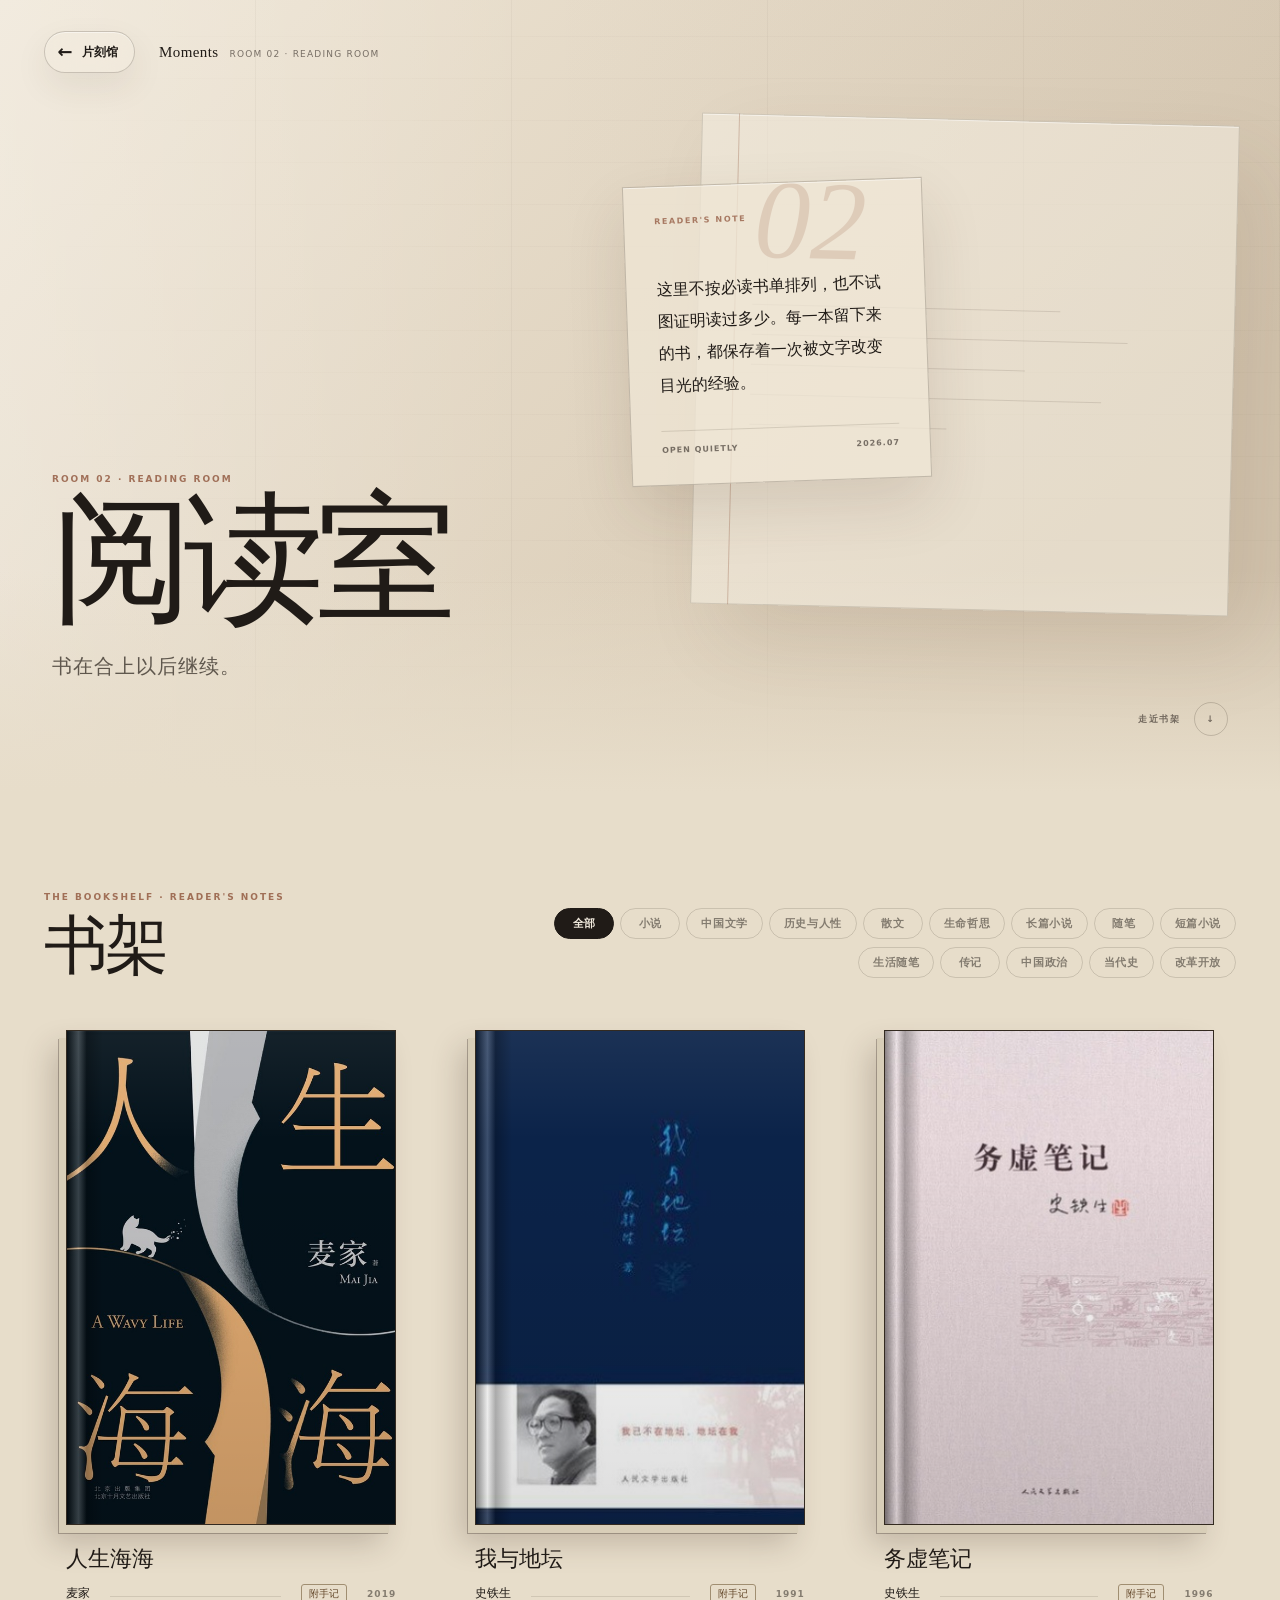
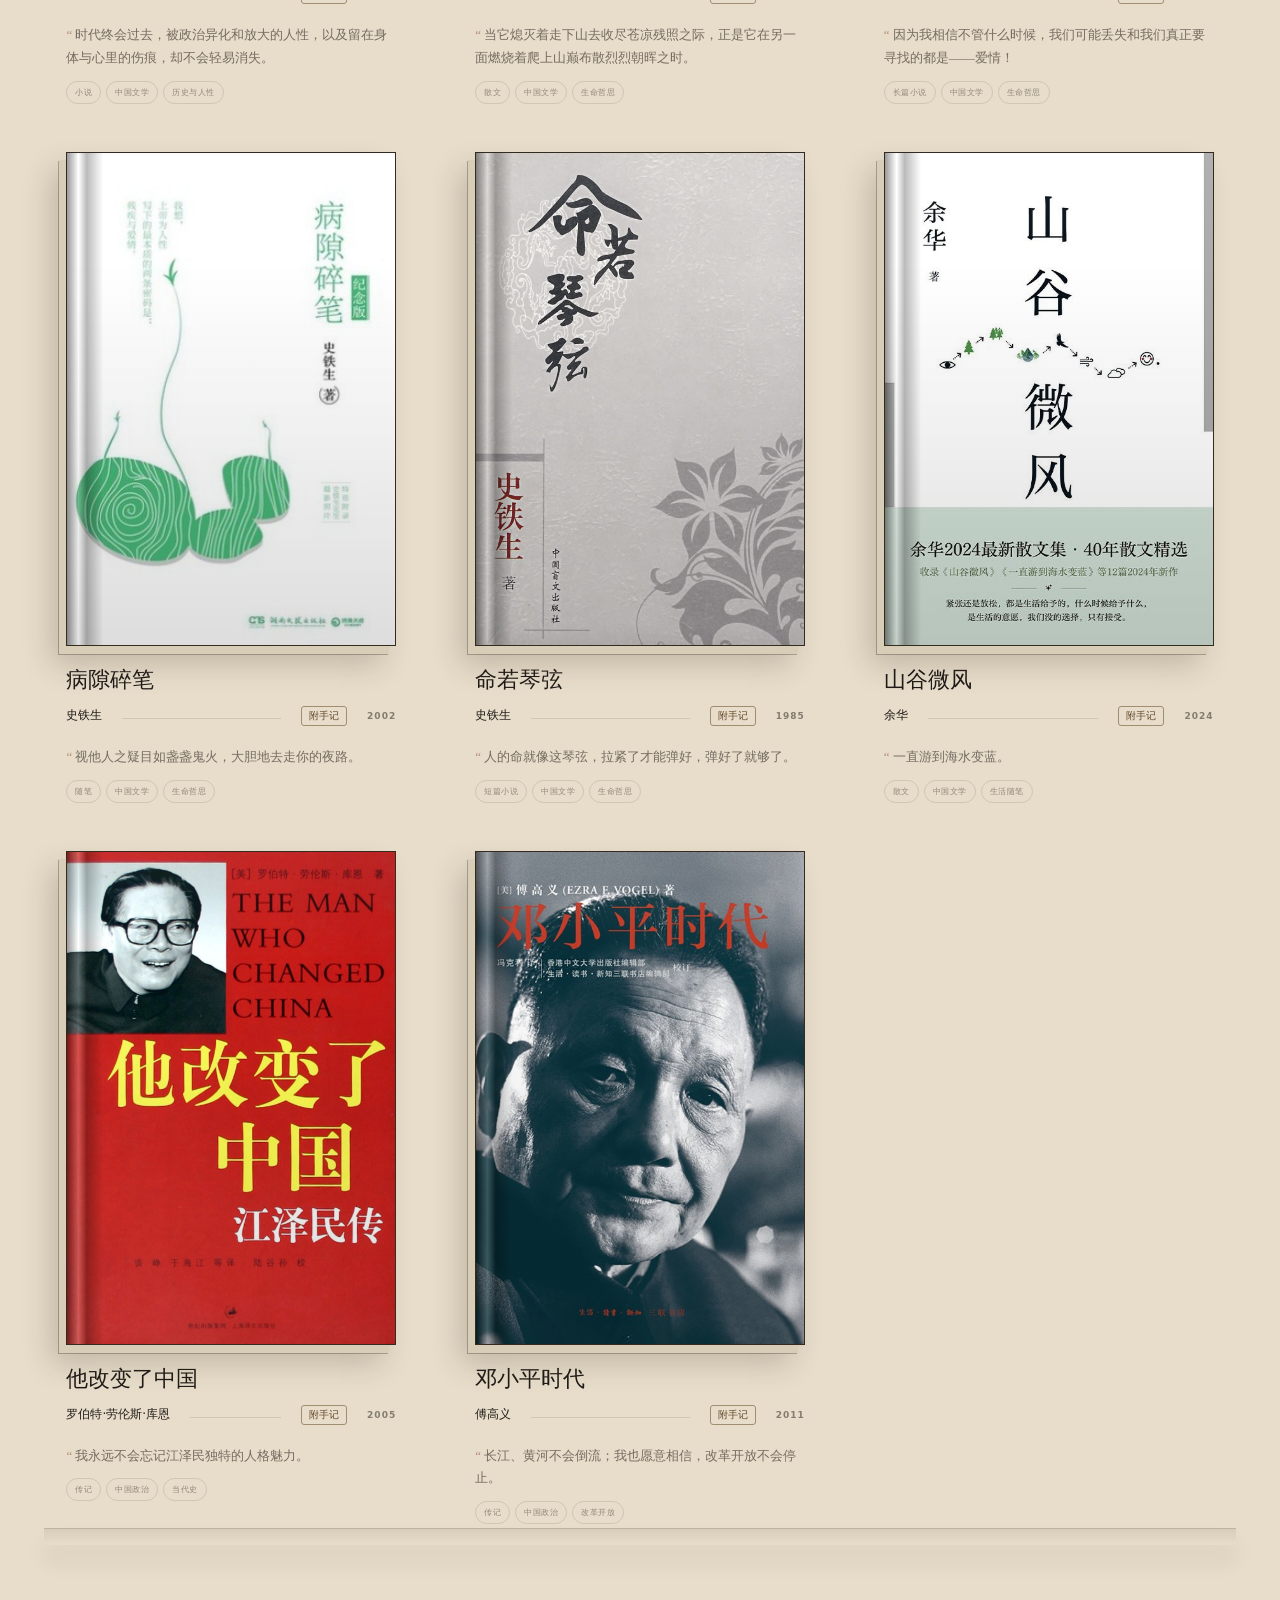
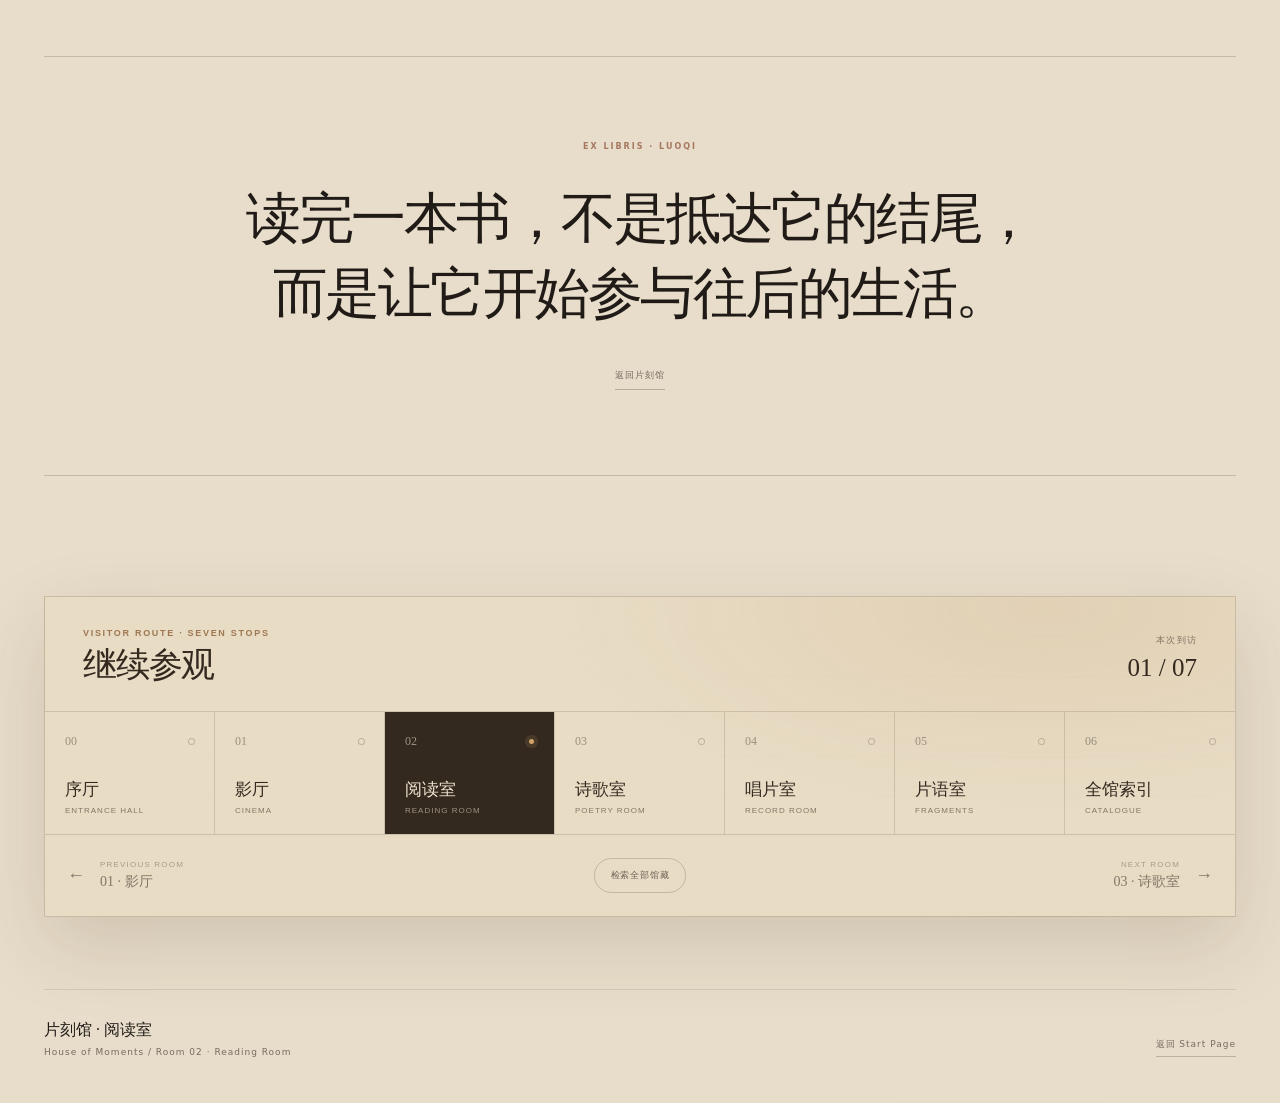
<file: moments/reading/index.html>
<!doctype html>
<html lang="zh-CN">

<head>
  <meta charset="utf-8" />
  <meta name="viewport" content="width=device-width, initial-scale=1" />
  <meta name="color-scheme" content="light dark" />
  <meta name="theme-color" content="#e6dcc9" />
  <meta
    name="description"
    content="片刻馆阅读室，收藏书籍、页边批注与合上书以后仍然延续的回声。"
  />
  <link rel="icon" href="../../favicon.ico?v=20261122-story-gb-roads" sizes="any" />
  <link rel="icon" href="../../assets/site/favicon.svg?v=20261122-story-gb-roads" type="image/svg+xml" />
  <link rel="icon" href="../../assets/site/favicon.png?v=20261122-story-gb-roads" type="image/png" sizes="64x64" />
  <link rel="apple-touch-icon" href="../../assets/site/apple-touch-icon.png?v=20261122-story-gb-roads" />
  <title>阅读室 · 片刻馆</title>
  <link rel="stylesheet" href="../../moments-reading.css?v=20261122-story-gb-roads" />
  <link rel="stylesheet" href="../../moments-tour.css?v=20261122-story-gb-roads" />
</head>

<body class="momentsTheme--paper">
  <a class="readingSkip" href="#readingMain">跳到馆藏</a>

  <header class="readingNav">
    <a class="readingNav__back" href="../" aria-label="返回片刻馆">
      <span aria-hidden="true">←</span>
      <span>片刻馆</span>
    </a>

    <a class="readingNav__brand" href="./" aria-label="阅读室首页">
      <span>Moments</span>
      <small>Room 02 · Reading Room</small>
    </a>

  </header>

  <main id="readingMain">
    <section class="readingHero" aria-labelledby="readingTitle">
      <div class="readingHero__lines" aria-hidden="true"></div>
      <div class="readingHero__page" aria-hidden="true">
        <span>02</span>
        <i></i><i></i><i></i><i></i><i></i>
      </div>

      <div class="readingHero__copy">
        <div class="readingEyebrow">Room 02 · Reading Room</div>
        <h1 id="readingTitle">阅读室</h1>
        <p id="readingStatement">书在合上以后继续。</p>
      </div>

      <aside class="readingHero__note">
        <span>Reader's note</span>
        <p id="readingIntroduction">
          每一本留下来的书，都保存着一次被文字改变目光的经验。
        </p>
        <div>
          <span>Open quietly</span>
          <span>2026.07</span>
        </div>
      </aside>

      <a class="readingHero__down" href="#bookshelf">
        <span>走近书架</span>
        <span aria-hidden="true">↓</span>
      </a>
    </section>

    <section id="bookshelf" class="readingCollection" aria-labelledby="bookshelfTitle">
      <header class="readingCollection__head">
        <div>
          <div class="readingEyebrow">The bookshelf · Reader's notes</div>
          <h2 id="bookshelfTitle">书架</h2>
        </div>

        <div class="readingCollection__tools">
          <div id="readingFilters" class="readingFilters" aria-label="按类型筛选"></div>
        </div>
      </header>

      <div id="readingGrid" class="readingGrid" aria-live="polite"></div>
      <p id="readingEmpty" class="readingEmpty" hidden>这一分类暂时还没有馆藏。</p>
    </section>

    <section class="readingColophon" aria-label="阅读室题记">
      <span>Ex libris · Luoqi</span>
      <blockquote>读完一本书，不是抵达它的结尾，<br />而是让它开始参与往后的生活。</blockquote>
      <a href="../">返回片刻馆</a>
    </section>
  </main>

  <footer class="readingFooter">
    <div>
      <strong>片刻馆 · 阅读室</strong>
      <span>House of Moments / Room 02 · Reading Room</span>
    </div>
    <a href="../../">返回 Start Page</a>
  </footer>

  <dialog id="bookDialog" class="bookDialog" aria-labelledby="bookDialogTitle">
    <div class="bookDialog__shell">
      <header class="bookDialog__bar">
        <div>
          <span id="bookDialogCatalogue">Collection</span>
          <strong>片刻馆 · 阅读室</strong>
        </div>
        <button id="bookDialogClose" class="bookDialog__close" type="button" aria-label="关闭书籍详情">
          <span aria-hidden="true"></span>
        </button>
      </header>

      <div class="bookDialog__body">
        <div id="bookDialogCover" class="bookCover bookCover--detail" aria-hidden="true">
            <img class="bookCover__image" alt="" decoding="async" hidden />
          <span class="bookCover__catalogue"></span>
          <span class="bookCover__mark"></span>
          <div class="bookCover__title">
            <strong></strong>
            <span></span>
          </div>
        </div>

        <article class="bookDialog__content">
          <div class="bookDialog__heading">
            <div>
              <span id="bookDialogOriginal"></span>
              <h2 id="bookDialogTitle"></h2>
              <p id="bookDialogAuthor"></p>
            </div>
            <span id="bookDialogSample" class="bookDialog__sample">布展样书</span>
          </div>

          <dl class="bookDialog__meta">
            <div><dt>初版</dt><dd id="bookDialogPublished"></dd></div>
            <div><dt>地区</dt><dd id="bookDialogRegion"></dd></div>
            <div><dt>版本</dt><dd id="bookDialogEdition"></dd></div>
            <div><dt>读于</dt><dd id="bookDialogReadAt"></dd></div>
          </dl>

          <p id="bookDialogObservation" class="bookDialog__observation"></p>

          <div class="bookDialog__introduction">
            <span>About the book</span>
            <p id="bookDialogIntroduction"></p>
          </div>

          <div class="bookDialog__note">
            <span>Marginalia · My note</span>
            <h3 id="bookDialogNoteTitle"></h3>
            <p id="bookDialogNote"></p>
          </div>
        </article>
      </div>

      <footer class="bookDialog__footer">
        <button id="bookDialogPrevious" type="button">
          <span aria-hidden="true">←</span>
          <span>上一册</span>
        </button>
        <button id="bookDialogShare" type="button">复制本页链接</button>
        <span id="bookDialogPosition" aria-live="polite"></span>
        <button id="bookDialogNext" type="button">
          <span>下一册</span>
          <span aria-hidden="true">→</span>
        </button>
      </footer>
    </div>
  </dialog>

  <script type="module" src="../../scripts/moments-reading.js?v=20261122-story-gb-roads"></script>
  <script type="module" src="../../scripts/moments-tour.js?v=20261122-story-gb-roads"></script>
</body>

</html>
</file>
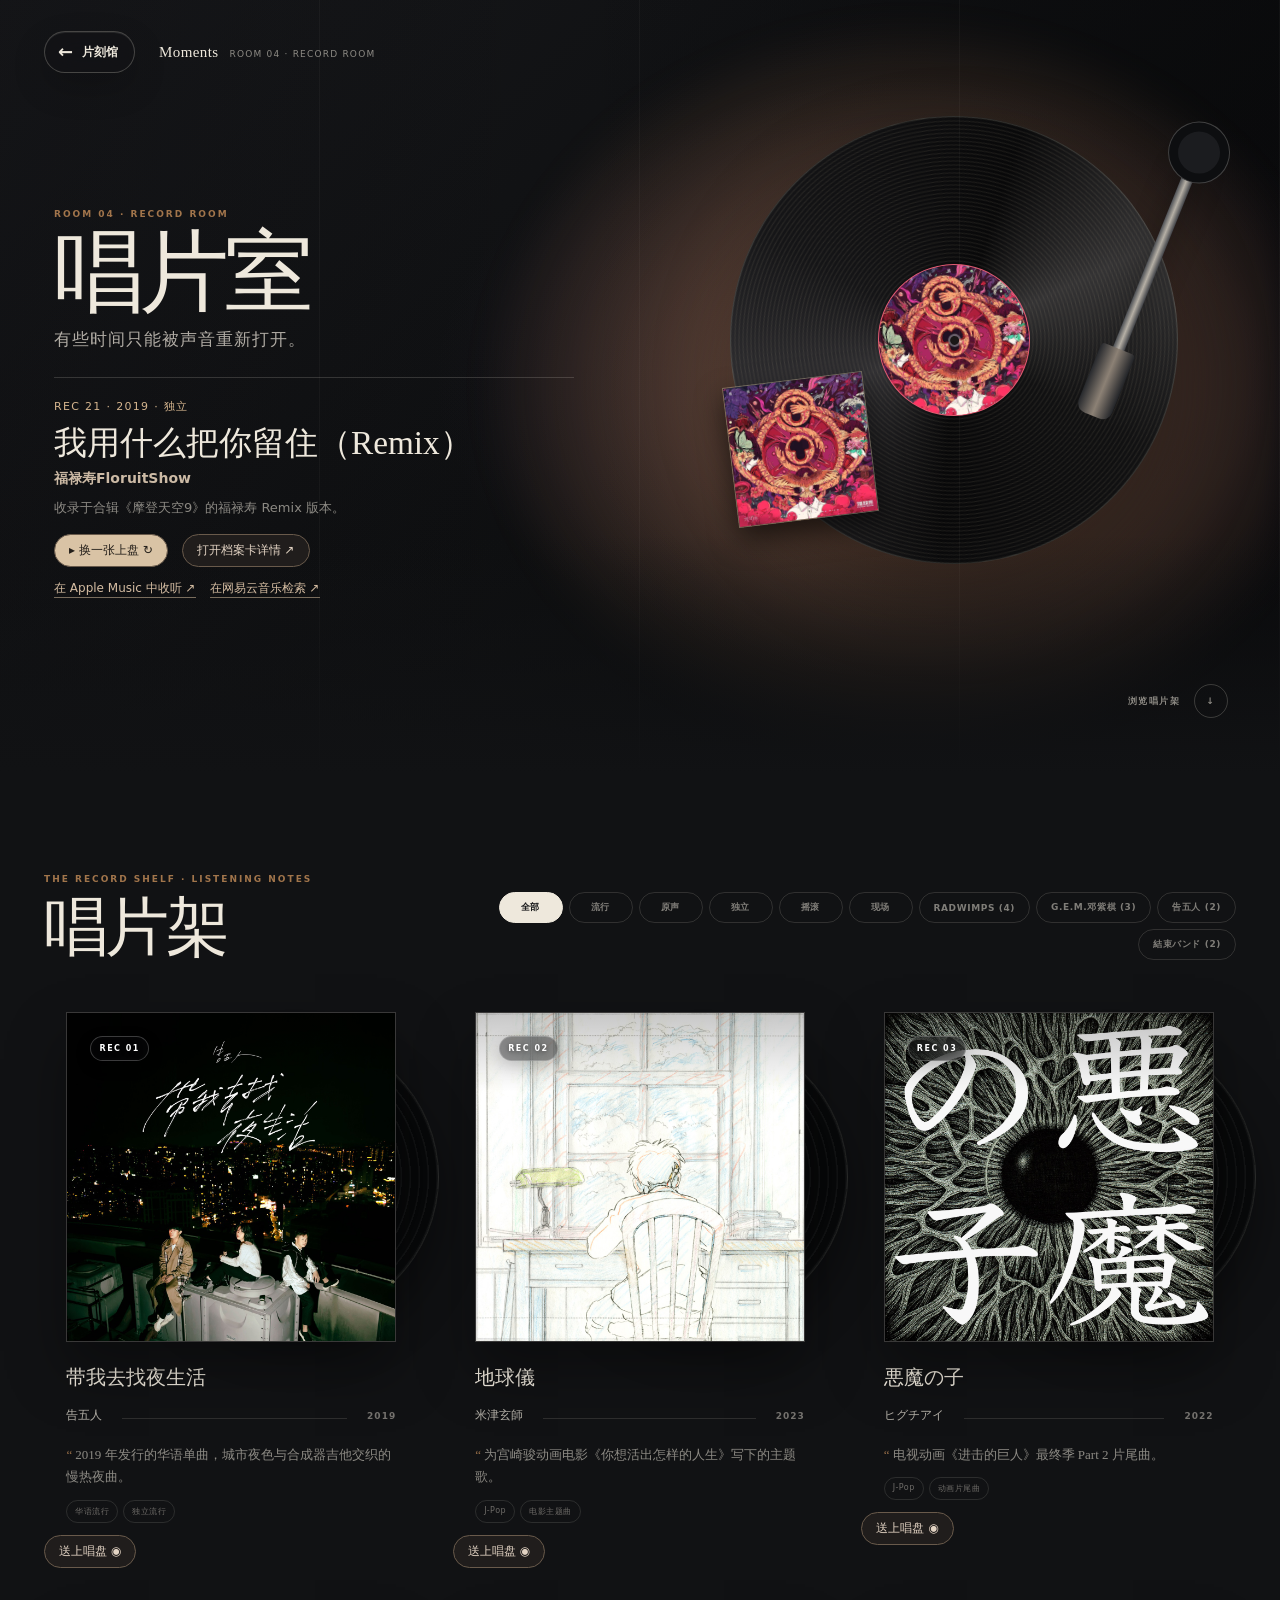
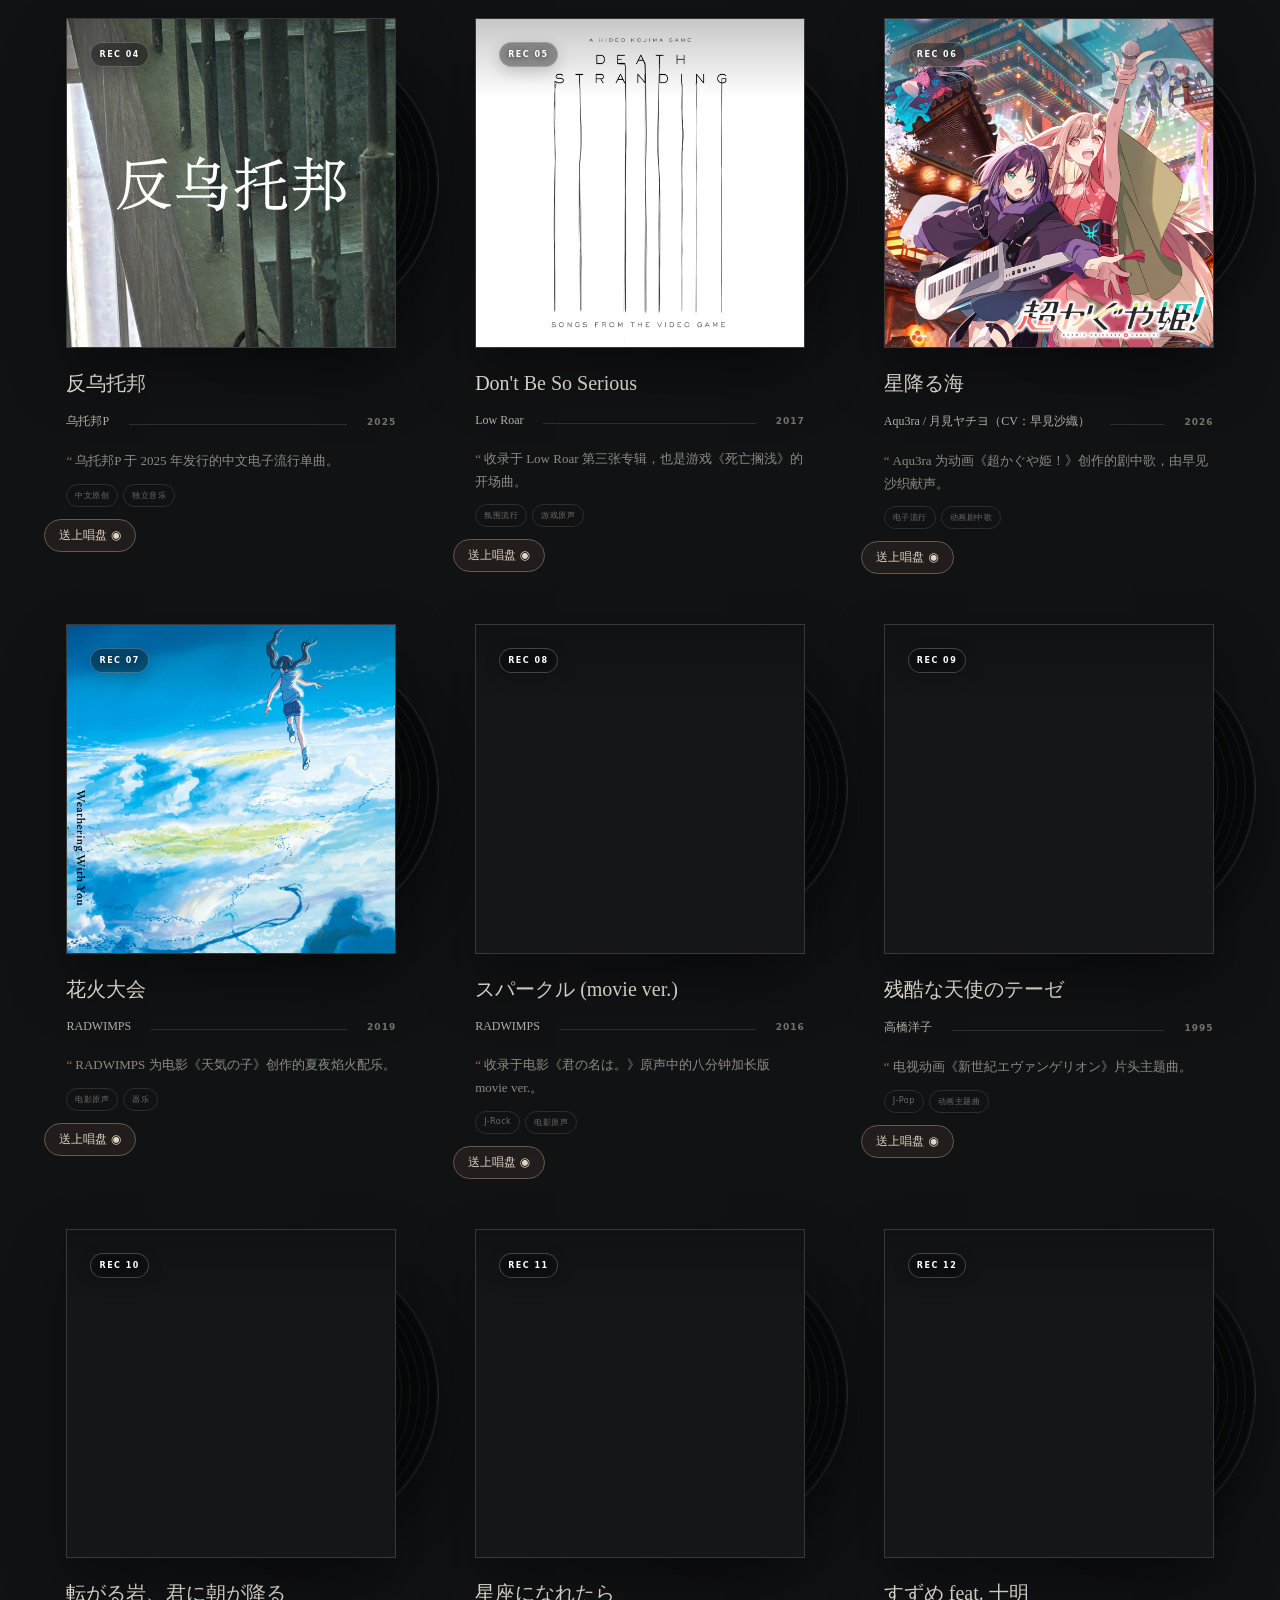
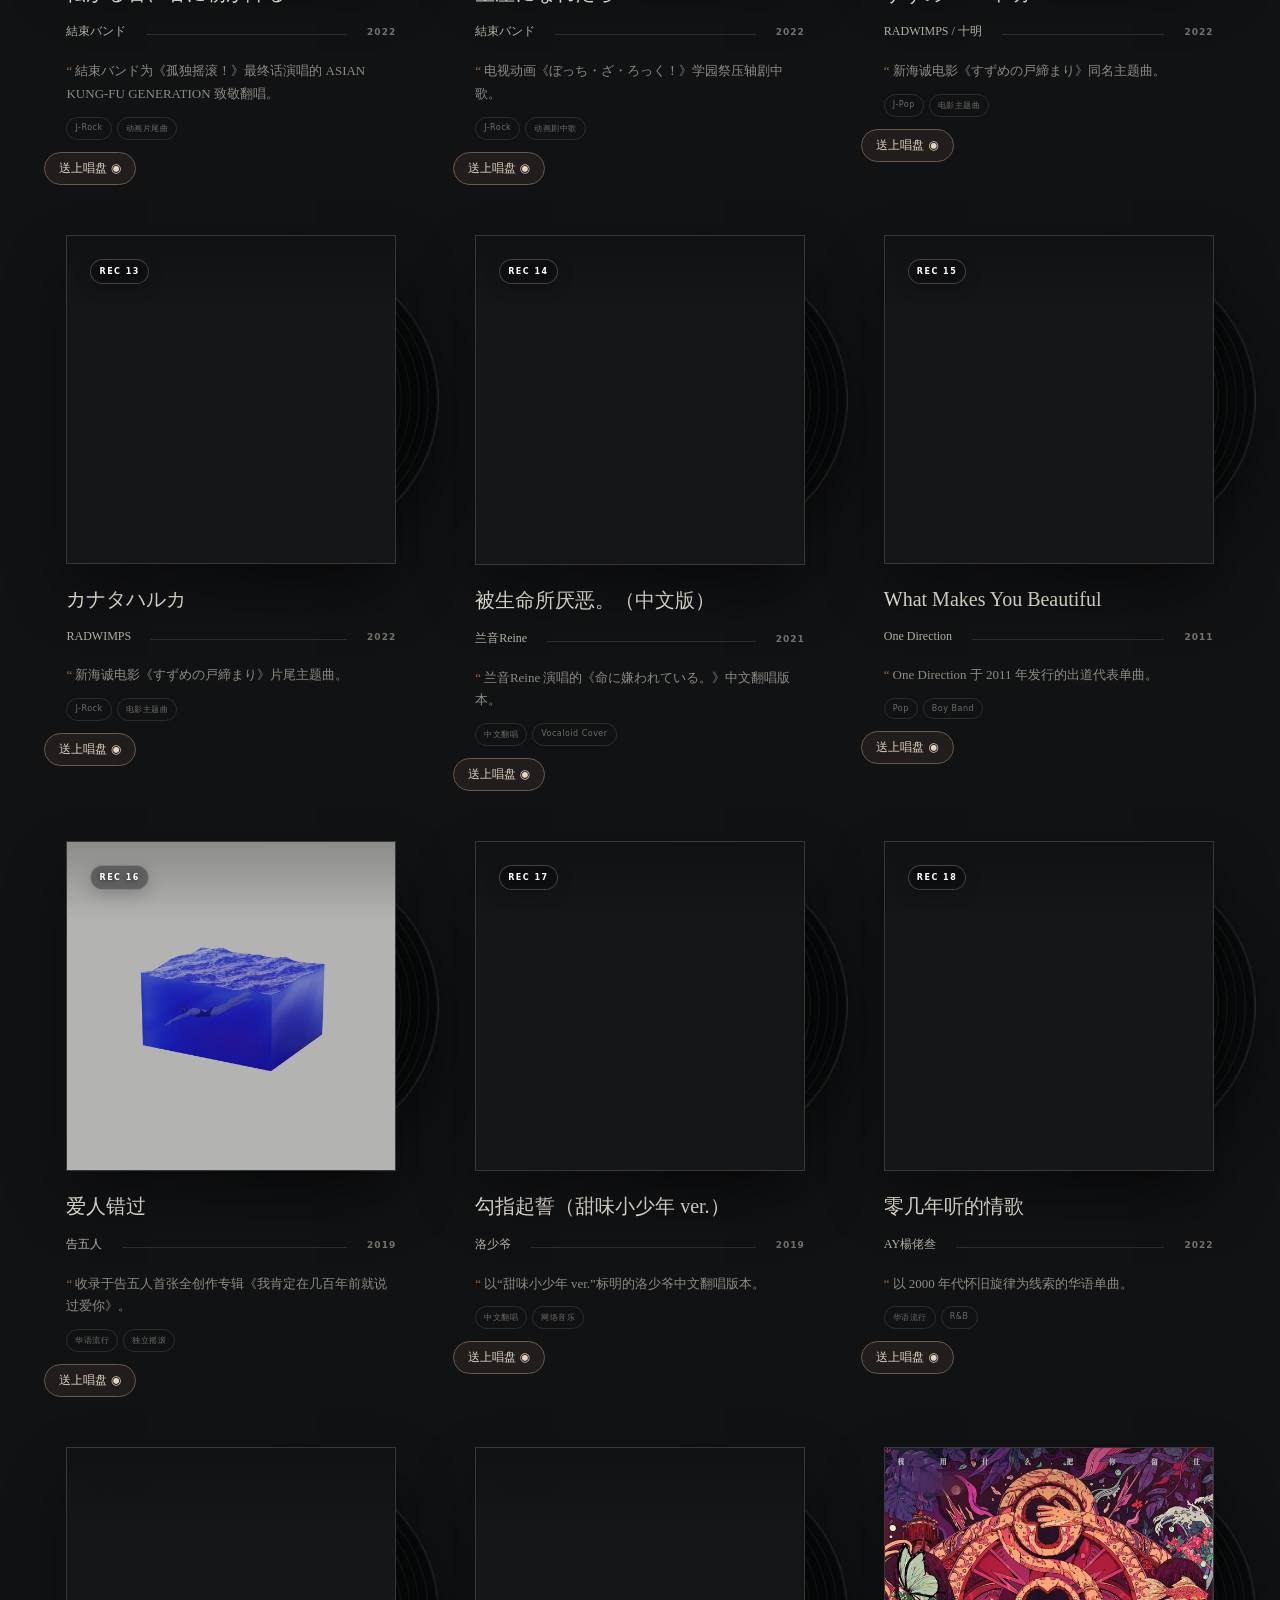
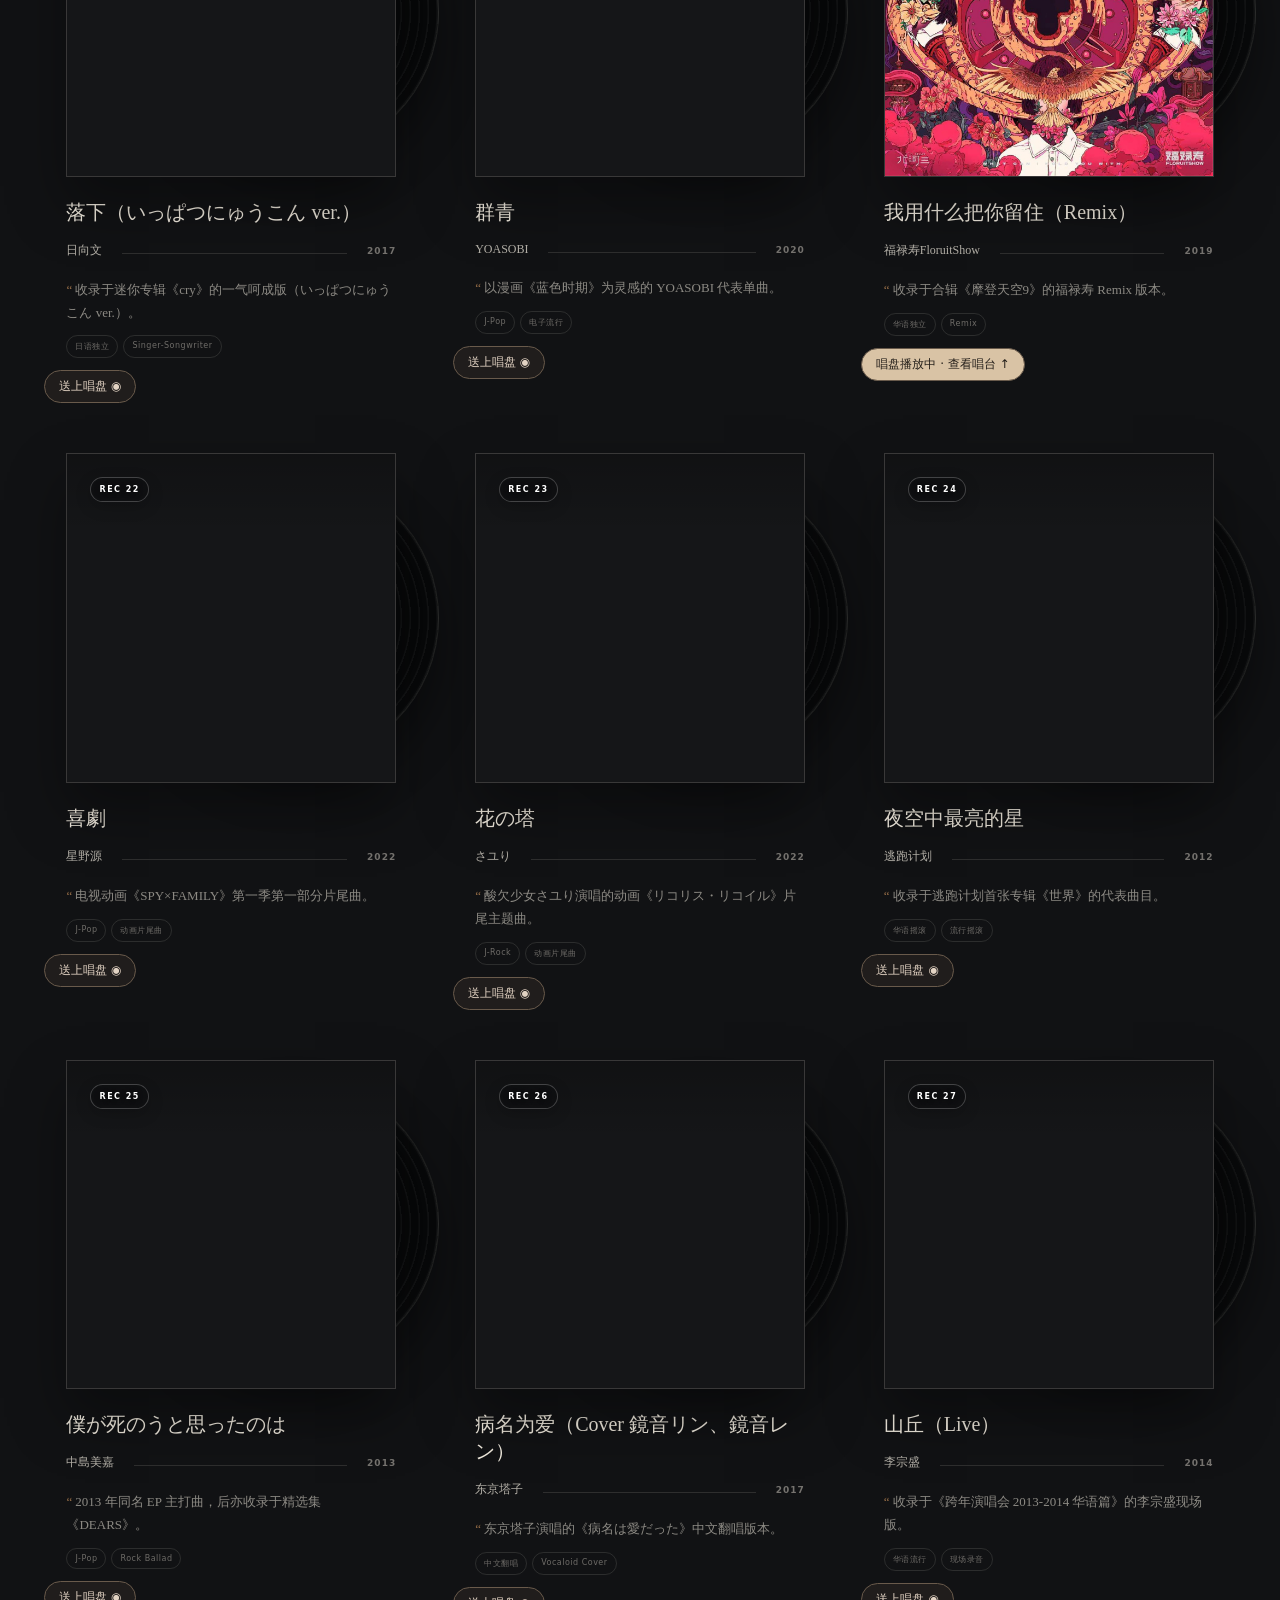
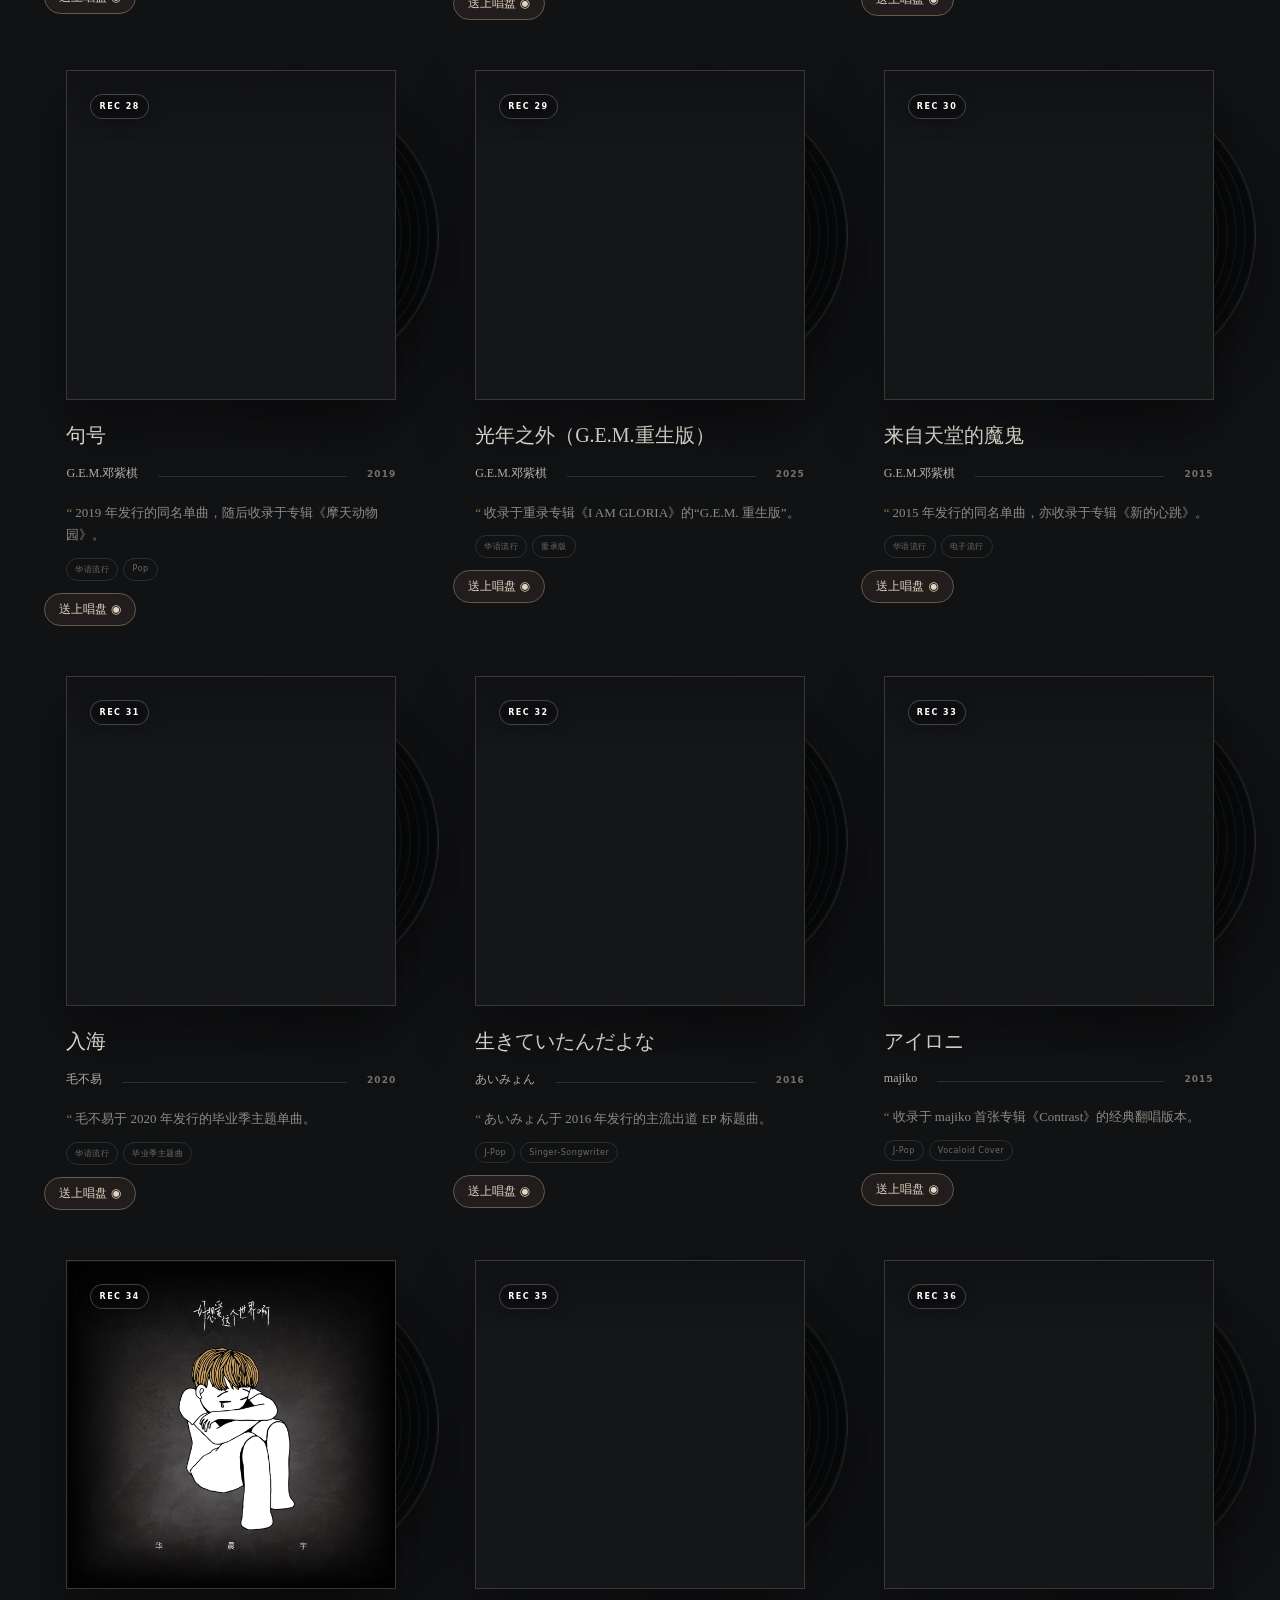
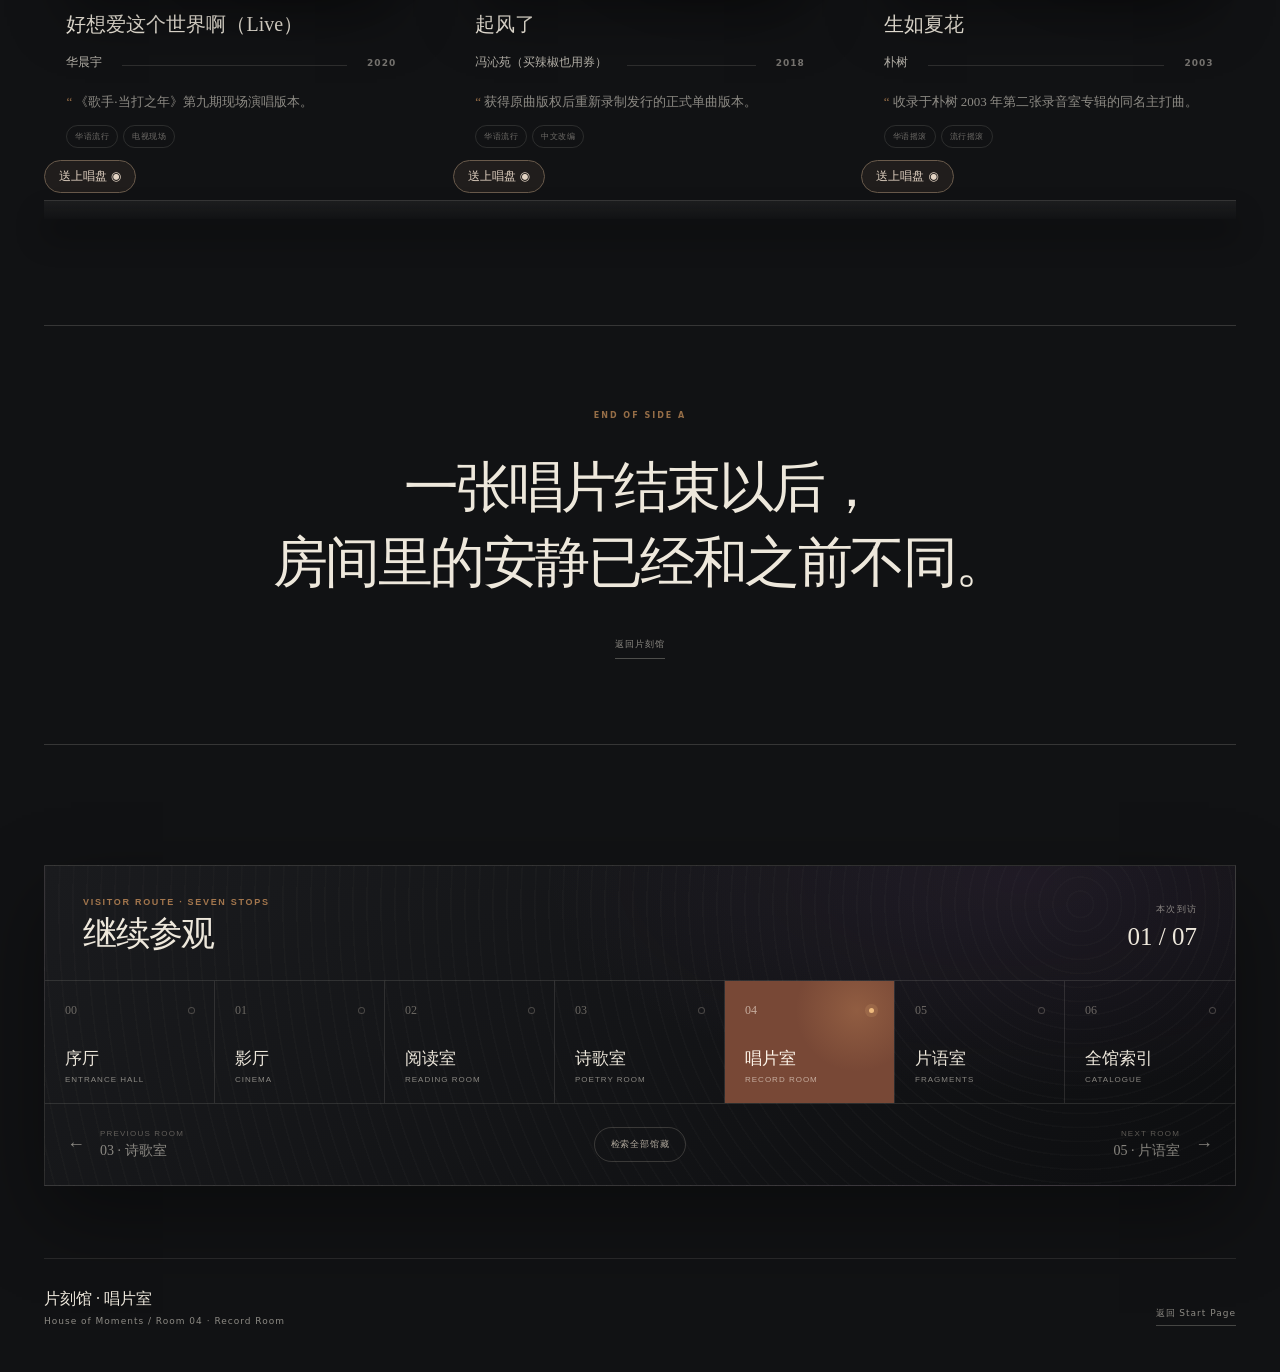
<file: moments/records/index.html>
<!doctype html>
<html lang="zh-CN">

<head>
  <meta charset="utf-8" />
  <meta name="viewport" content="width=device-width, initial-scale=1" />
  <meta name="color-scheme" content="dark" />
  <meta name="theme-color" content="#111214" />
  <meta
    name="description"
    content="片刻馆唱片室，收藏唱片、聆听记忆与被声音重新打开的时间。"
  />
  <link rel="icon" href="../../favicon.ico?v=20261122-story-gb-roads" sizes="any" />
  <link rel="icon" href="../../assets/site/favicon.svg?v=20261122-story-gb-roads" type="image/svg+xml" />
  <link rel="icon" href="../../assets/site/favicon.png?v=20261122-story-gb-roads" type="image/png" sizes="64x64" />
  <link rel="apple-touch-icon" href="../../assets/site/apple-touch-icon.png?v=20261122-story-gb-roads" />
  <title>唱片室 · 片刻馆</title>
  <link rel="stylesheet" href="../../moments-records.css?v=20261122-story-gb-roads" />
  <link rel="stylesheet" href="../../moments-tour.css?v=20261122-story-gb-roads" />
</head>

<body class="momentsTheme--records">
  <a class="recordsSkip" href="#recordsMain">跳到唱片架</a>

  <header class="recordsNav">
    <a class="recordsNav__back" href="../" aria-label="返回片刻馆">
      <span aria-hidden="true">←</span>
      <span>片刻馆</span>
    </a>

    <a class="recordsNav__brand" href="./" aria-label="唱片室首页">
      <span>Moments</span>
      <small>Room 04 · Record Room</small>
    </a>

  </header>

  <main id="recordsMain">
    <section id="recordsTurntableStage" class="recordsHero" aria-labelledby="recordsTitle">
      <div class="recordsHero__glow" aria-hidden="true"></div>
      <div class="recordsHero__vinyl" aria-hidden="true">
        <span><img id="turntableLabelImg" alt="" hidden /></span>
      </div>
      <img id="turntableSleeve" alt="" hidden />
      <div class="recordsHero__arm" aria-hidden="true"></div>

      <div class="recordsHero__copy">
        <div class="recordsEyebrow">Room 04 · Record Room</div>
        <h1 id="recordsTitle">唱片室</h1>
        <p id="recordsStatement">有些时间只能被声音重新打开。</p>
      </div>

      <div class="turntablePanel">
        <div aria-live="polite">
          <small id="turntableMeta"></small>
          <h2 id="turntableTitle"></h2>
          <strong id="turntableArtist"></strong>
          <p id="turntableObservation"></p>
        </div>
        <div class="turntableActions">
          <button id="turntableShuffleBtn" type="button" disabled>▸ 换一张上盘 ↻</button>
          <button id="turntableOpenBtn" type="button" disabled>打开档案卡详情 ↗</button>
        </div>
        <div class="musicServices">
          <a data-platform="apple" target="_blank" rel="noopener noreferrer">在 Apple Music 中收听 ↗</a>
          <a data-platform="netease" target="_blank" rel="noopener noreferrer">在网易云音乐检索 ↗</a>
        </div>
      </div>

      <a class="recordsHero__down" href="#recordShelf">
        <span>浏览唱片架</span>
        <span aria-hidden="true">↓</span>
      </a>
    </section>

    <section id="recordShelf" class="recordsCollection" aria-labelledby="recordShelfTitle">
      <header class="recordsCollection__head">
        <div>
          <div class="recordsEyebrow">The record shelf · Listening notes</div>
          <h2 id="recordShelfTitle">唱片架</h2>
        </div>

        <div class="recordsCollection__tools">
          <div id="recordsFilters" class="recordsFilters" aria-label="按类型、歌手及手记筛选"></div>
        </div>
      </header>

      <div id="recordsGrid" class="recordsGrid" aria-live="polite"></div>
      <p id="recordsEmpty" class="recordsEmpty" hidden>这一分类暂时还没有馆藏。</p>
    </section>

    <section class="recordsOutro" aria-label="唱片室题记">
      <span>End of side A</span>
      <blockquote>一张唱片结束以后，<br />房间里的安静已经和之前不同。</blockquote>
      <a href="../">返回片刻馆</a>
    </section>
  </main>

  <footer class="recordsFooter">
    <div>
      <strong>片刻馆 · 唱片室</strong>
      <span>House of Moments / Room 04 · Record Room</span>
    </div>
    <a href="../../">返回 Start Page</a>
  </footer>

  <dialog id="recordDialog" class="recordDialog" aria-labelledby="recordDialogTitle">
    <div id="recordDialogStage" class="recordDialog__stage">
      <header class="recordDialog__bar">
        <div>
          <span id="recordDialogCatalogue">Collection</span>
          <strong>片刻馆 · 唱片室</strong>
        </div>
        <button id="recordDialogClose" class="recordDialog__close" type="button" aria-label="关闭唱片详情">
          <span aria-hidden="true"></span>
        </button>
      </header>

      <div class="recordDialog__body">
        <div class="recordDialog__object" aria-hidden="true">
          <div id="recordDialogDisc" class="recordDisc"><span></span></div>
          <div id="recordDialogCover" class="recordCover recordCover--detail">
            <img class="recordCover__image" alt="" decoding="async" hidden />
            <span class="recordCover__catalogue"></span>
            <span class="recordCover__mark"></span>
            <div class="recordCover__title">
              <strong></strong>
              <span></span>
            </div>
          </div>
        </div>

        <article class="recordDialog__content">
          <div class="recordDialog__heading">
            <div>
              <span id="recordDialogArtist"></span>
              <h2 id="recordDialogTitle"></h2>
            </div>
            <span id="recordDialogSample" class="recordDialog__sample">布展样片</span>
          </div>

          <dl class="recordDialog__meta">
            <div><dt>发行</dt><dd id="recordDialogYear"></dd></div>
            <div><dt>地区</dt><dd id="recordDialogRegion"></dd></div>
            <div><dt>载体</dt><dd id="recordDialogFormat"></dd></div>
            <div><dt>听于</dt><dd id="recordDialogListenedAt"></dd></div>
          </dl>

          <p id="recordDialogObservation" class="recordDialog__observation"></p>

          <div class="recordDialog__introduction">
            <span>About the record</span>
            <p id="recordDialogIntroduction"></p>
          </div>

          <div class="recordDialog__favorite">
            <span>Most returned track</span>
            <strong id="recordDialogFavorite"></strong>
          </div>

          <div class="musicServices">
            <a data-platform="apple" target="_blank" rel="noopener noreferrer">在 Apple Music 中收听 ↗</a>
            <a data-platform="netease" target="_blank" rel="noopener noreferrer">在网易云音乐检索 ↗</a>
          </div>

          <div class="recordDialog__note">
            <span>Listening note</span>
            <h3 id="recordDialogNoteTitle"></h3>
            <p id="recordDialogNote"></p>
          </div>
        </article>
      </div>

      <footer class="recordDialog__footer">
        <button id="recordDialogPrevious" type="button">
          <span aria-hidden="true">←</span>
          <span>上一张</span>
        </button>
        <button id="recordDialogShare" type="button">复制本页链接</button>
        <span id="recordDialogPosition" aria-live="polite"></span>
        <button id="recordDialogNext" type="button">
          <span>下一张</span>
          <span aria-hidden="true">→</span>
        </button>
      </footer>
    </div>
  </dialog>

  <script type="module" src="../../scripts/moments-records.js?v=20261122-story-gb-roads"></script>
  <script type="module" src="../../scripts/moments-tour.js?v=20261122-story-gb-roads"></script>
</body>

</html>
</file>
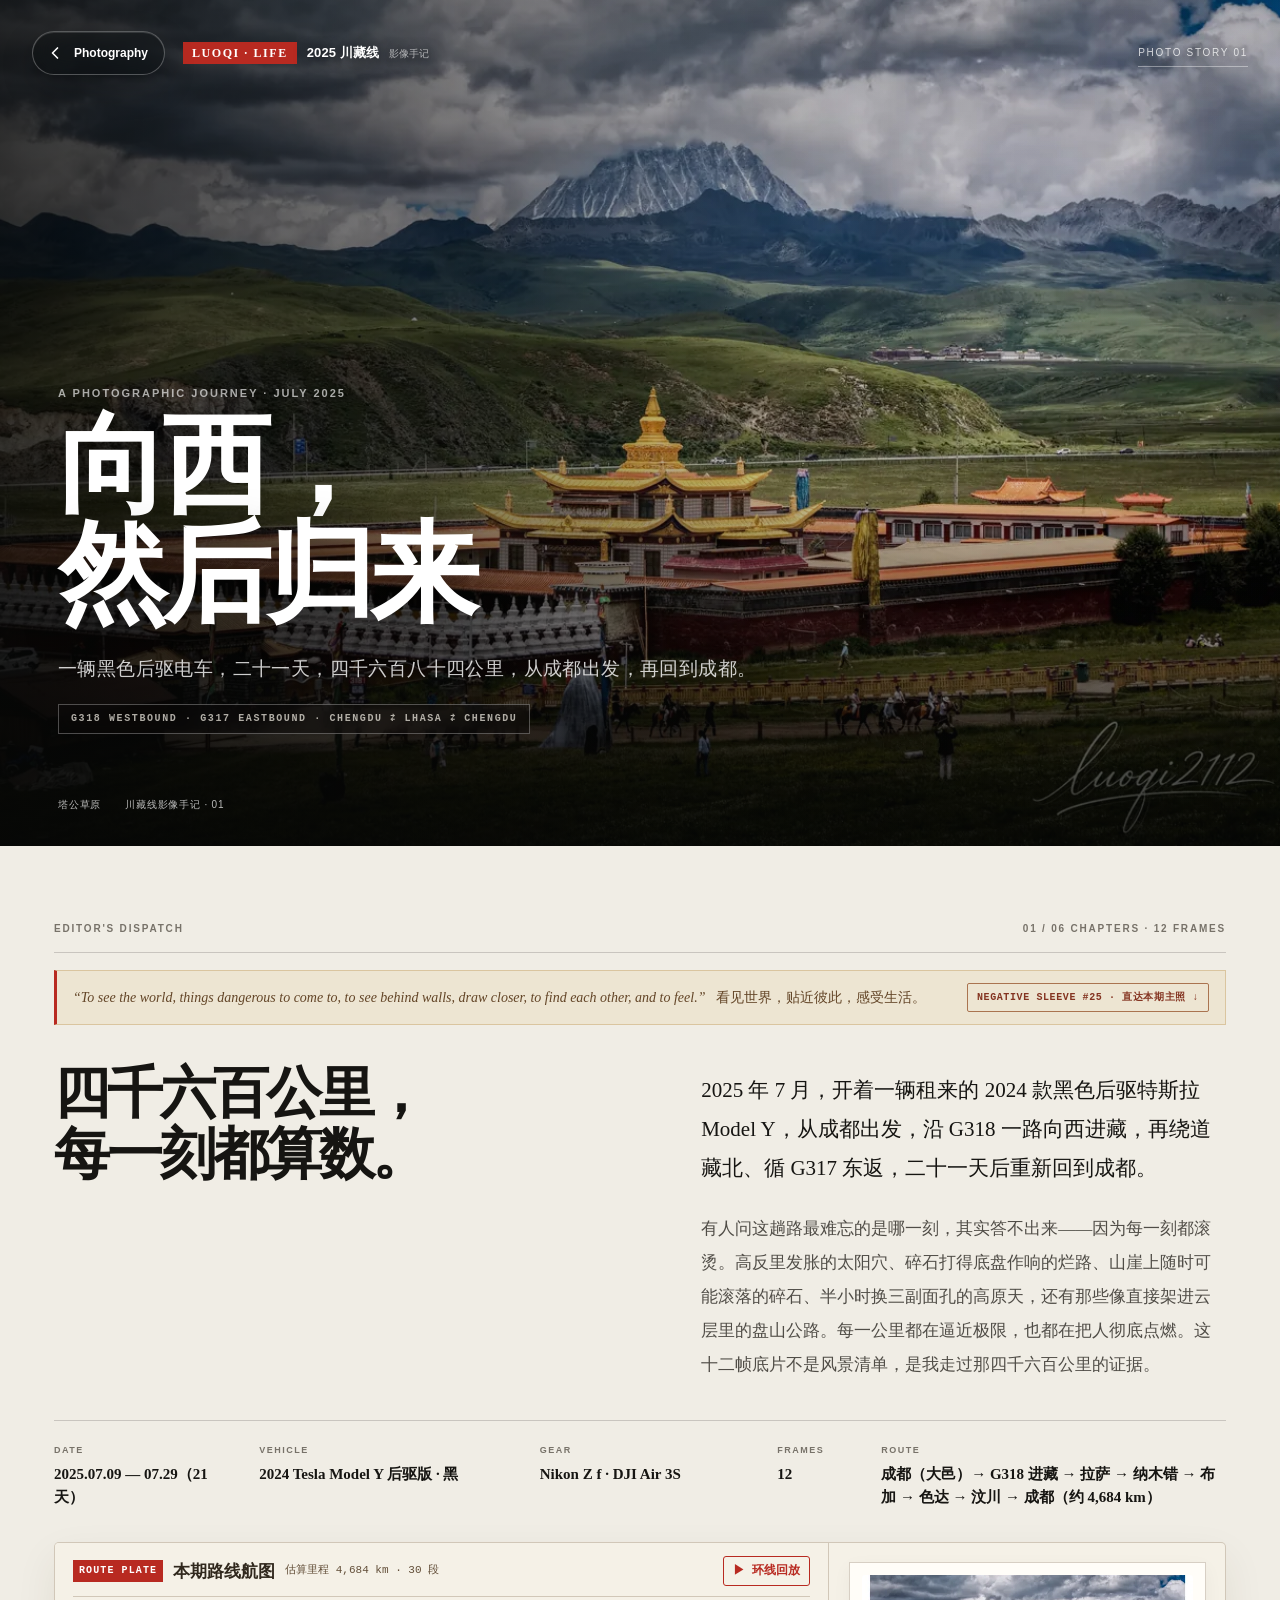
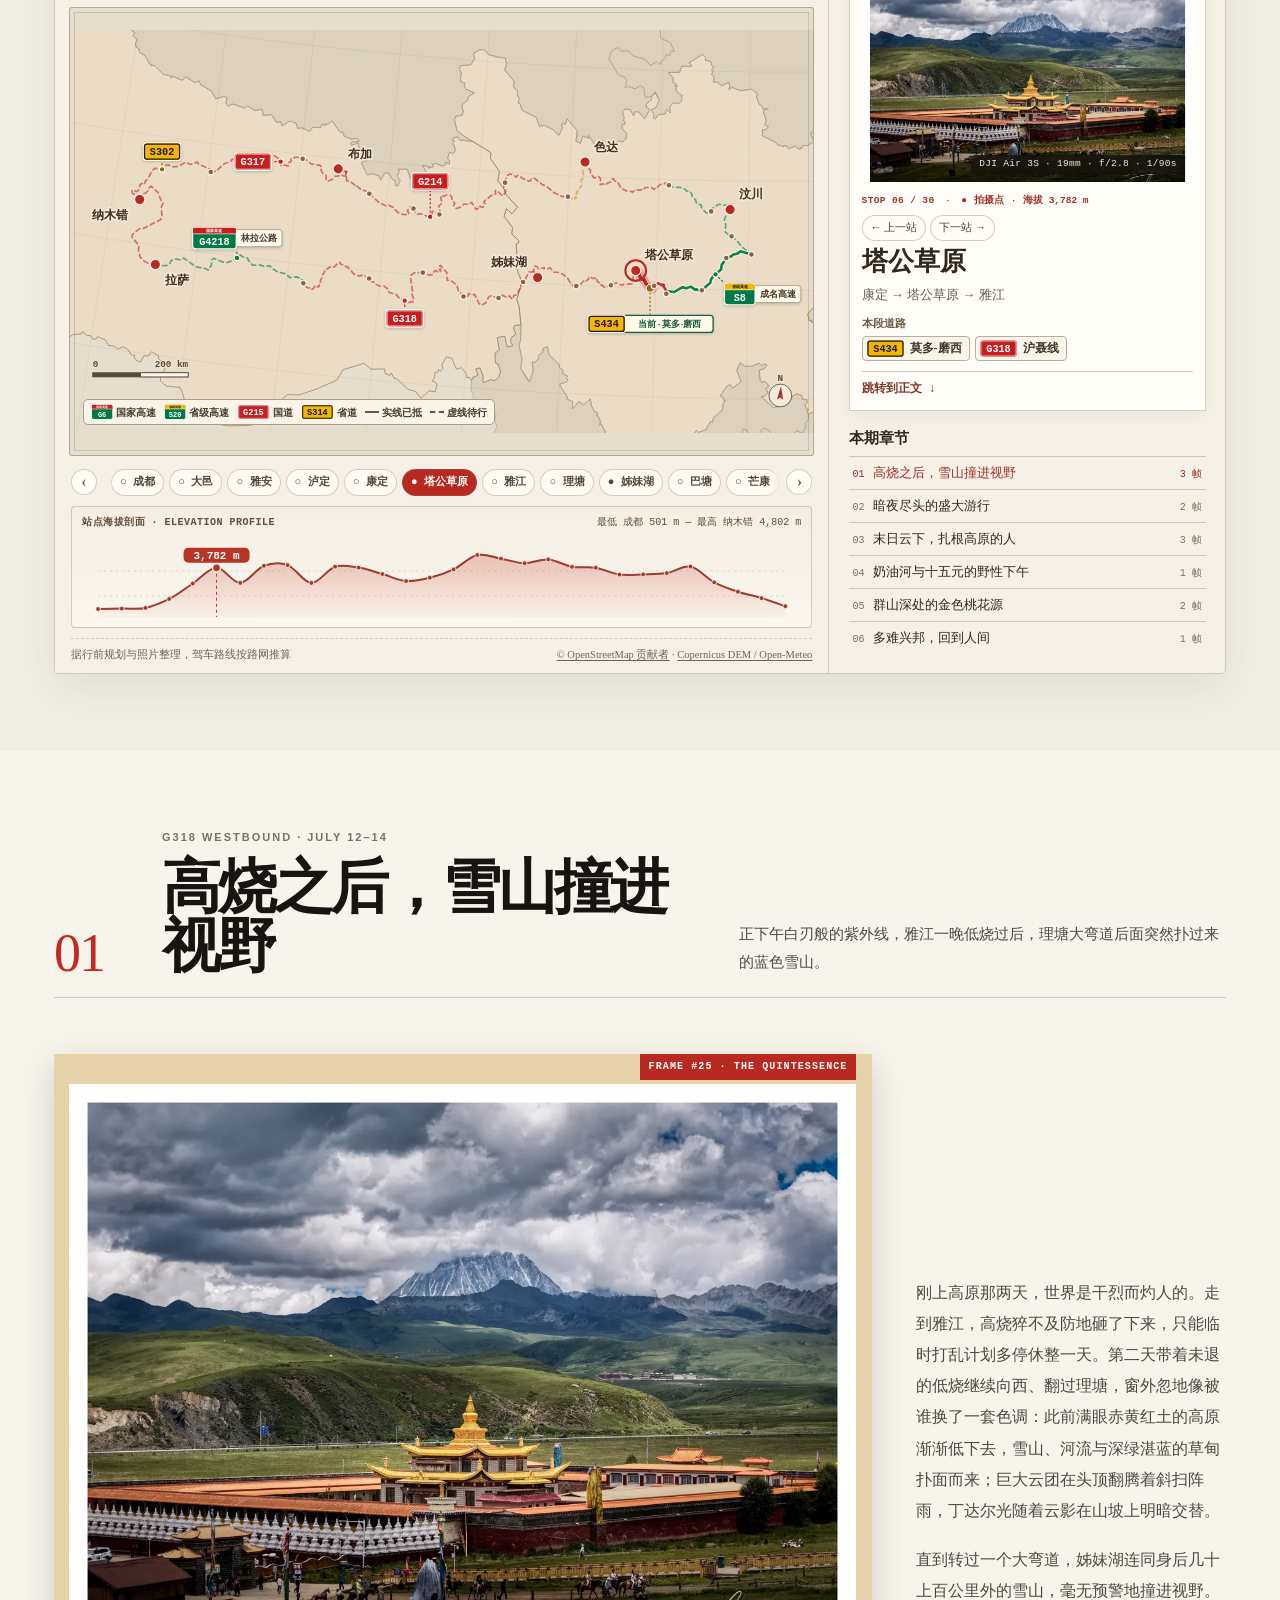
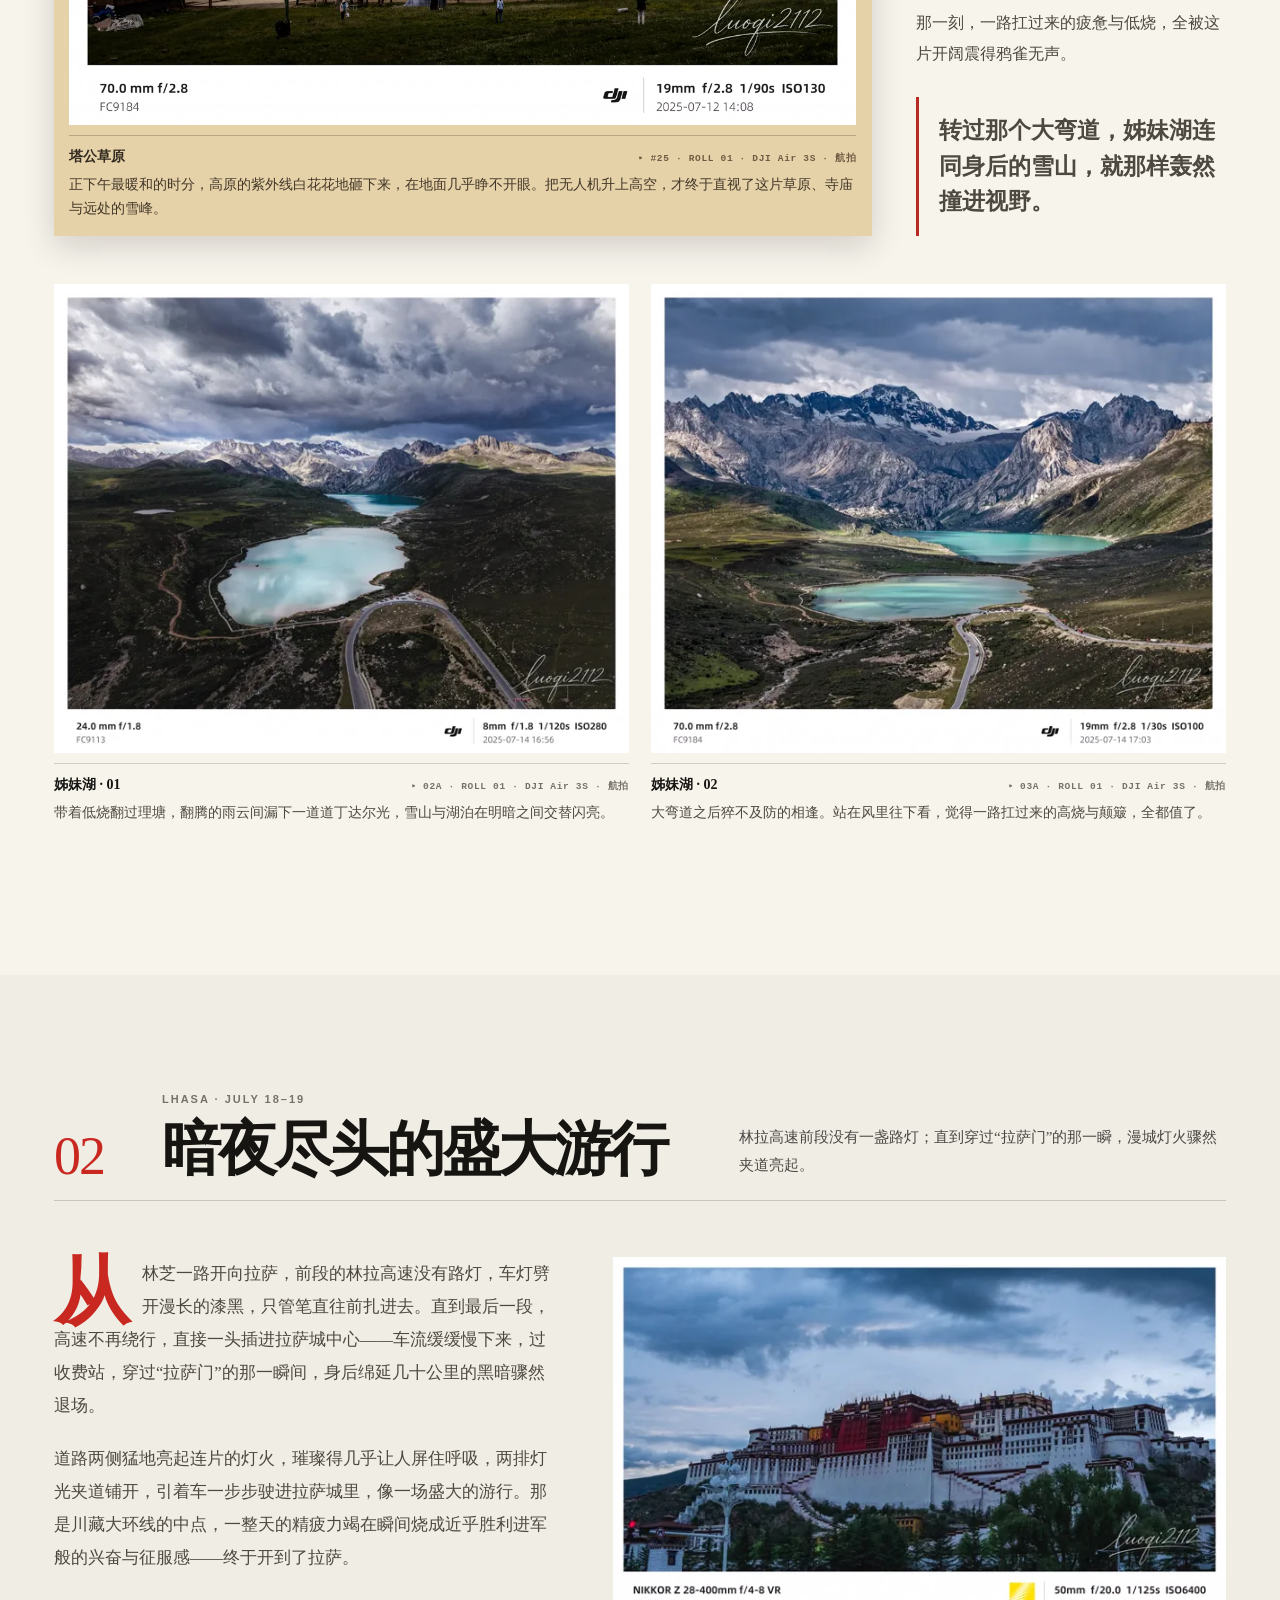
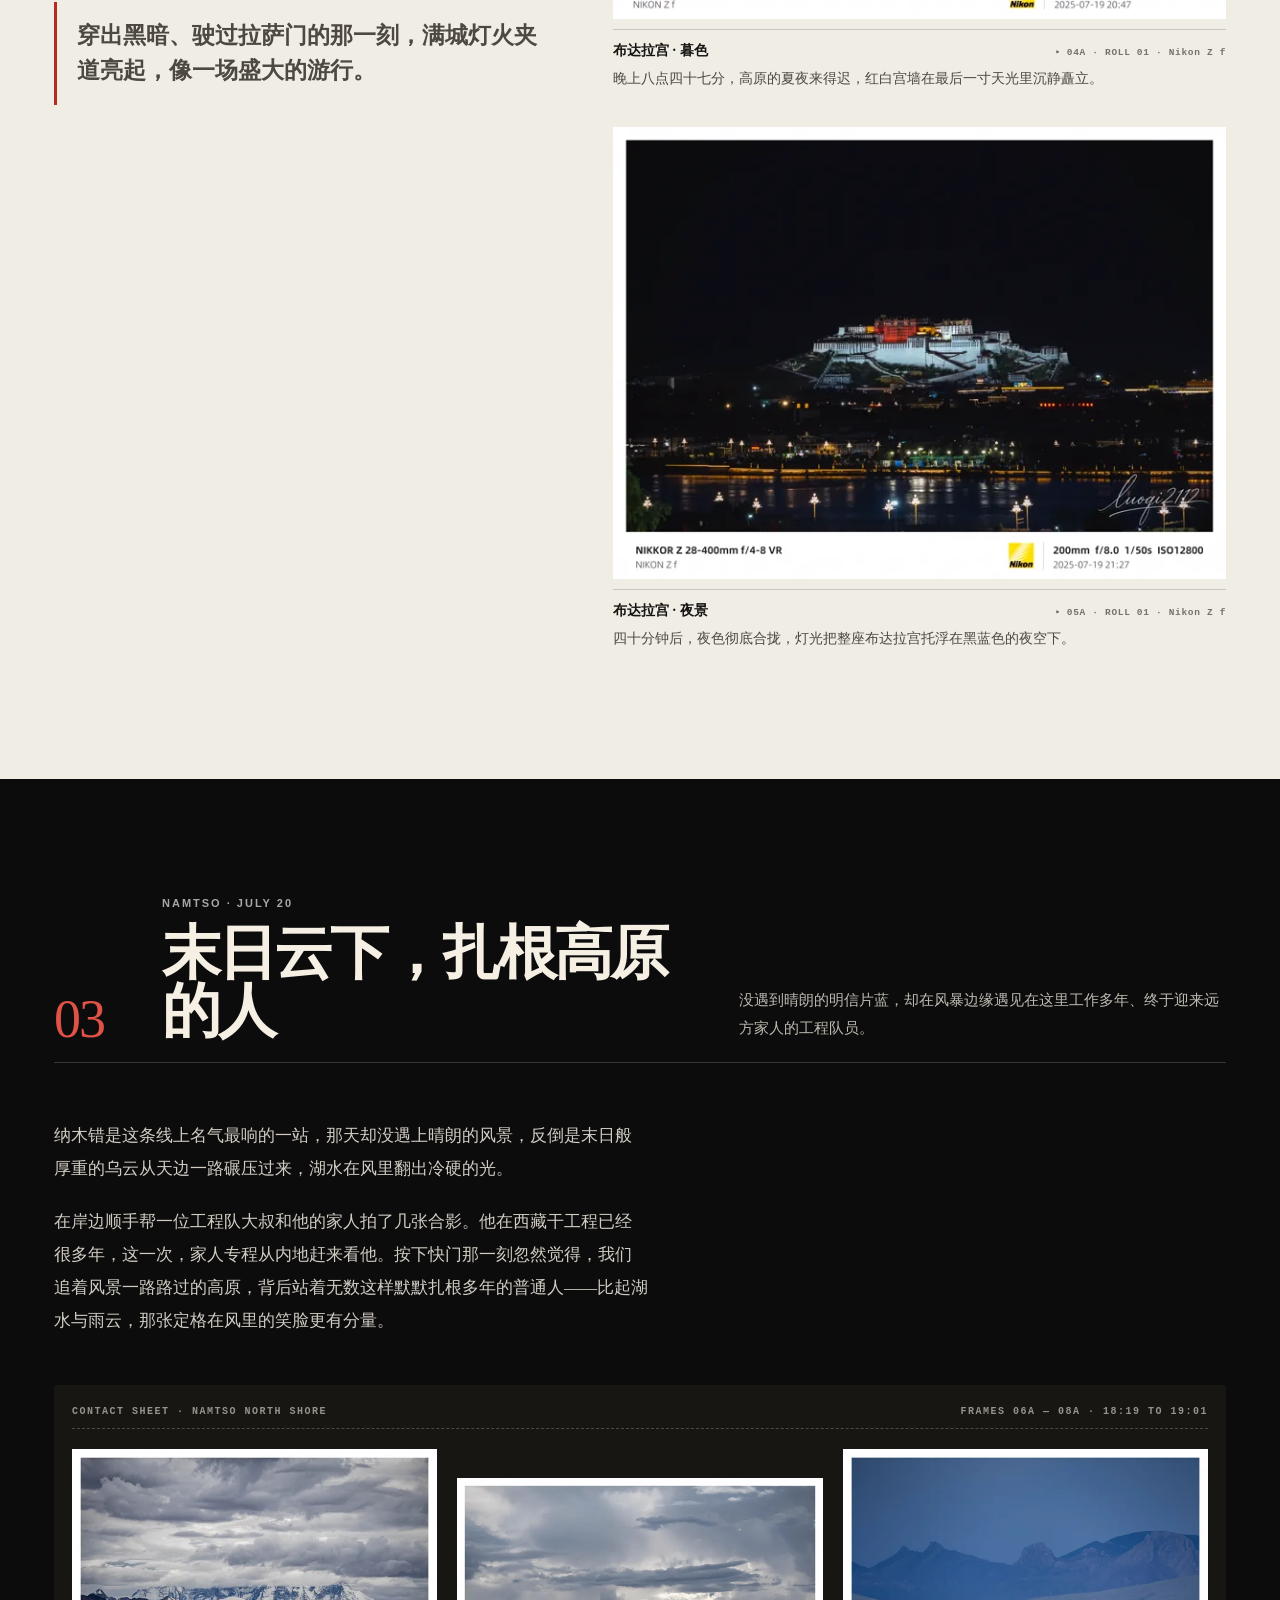
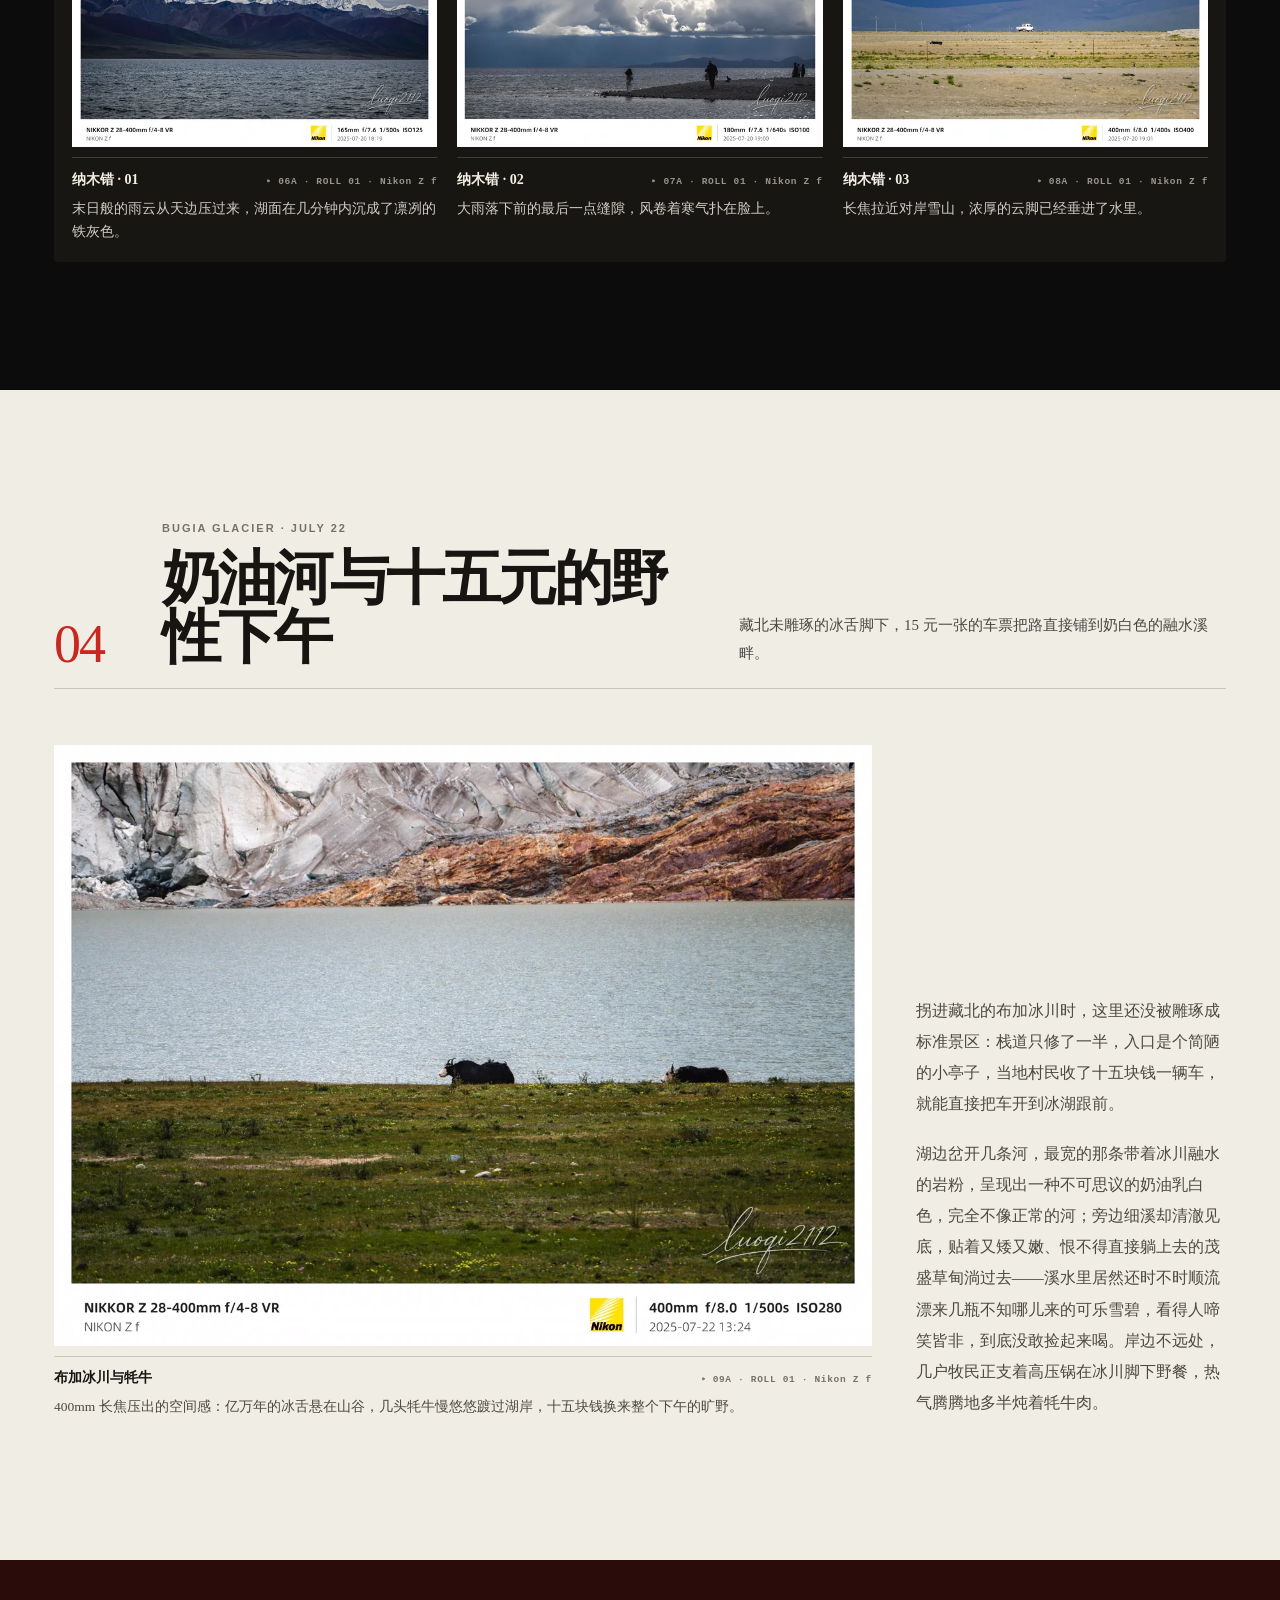
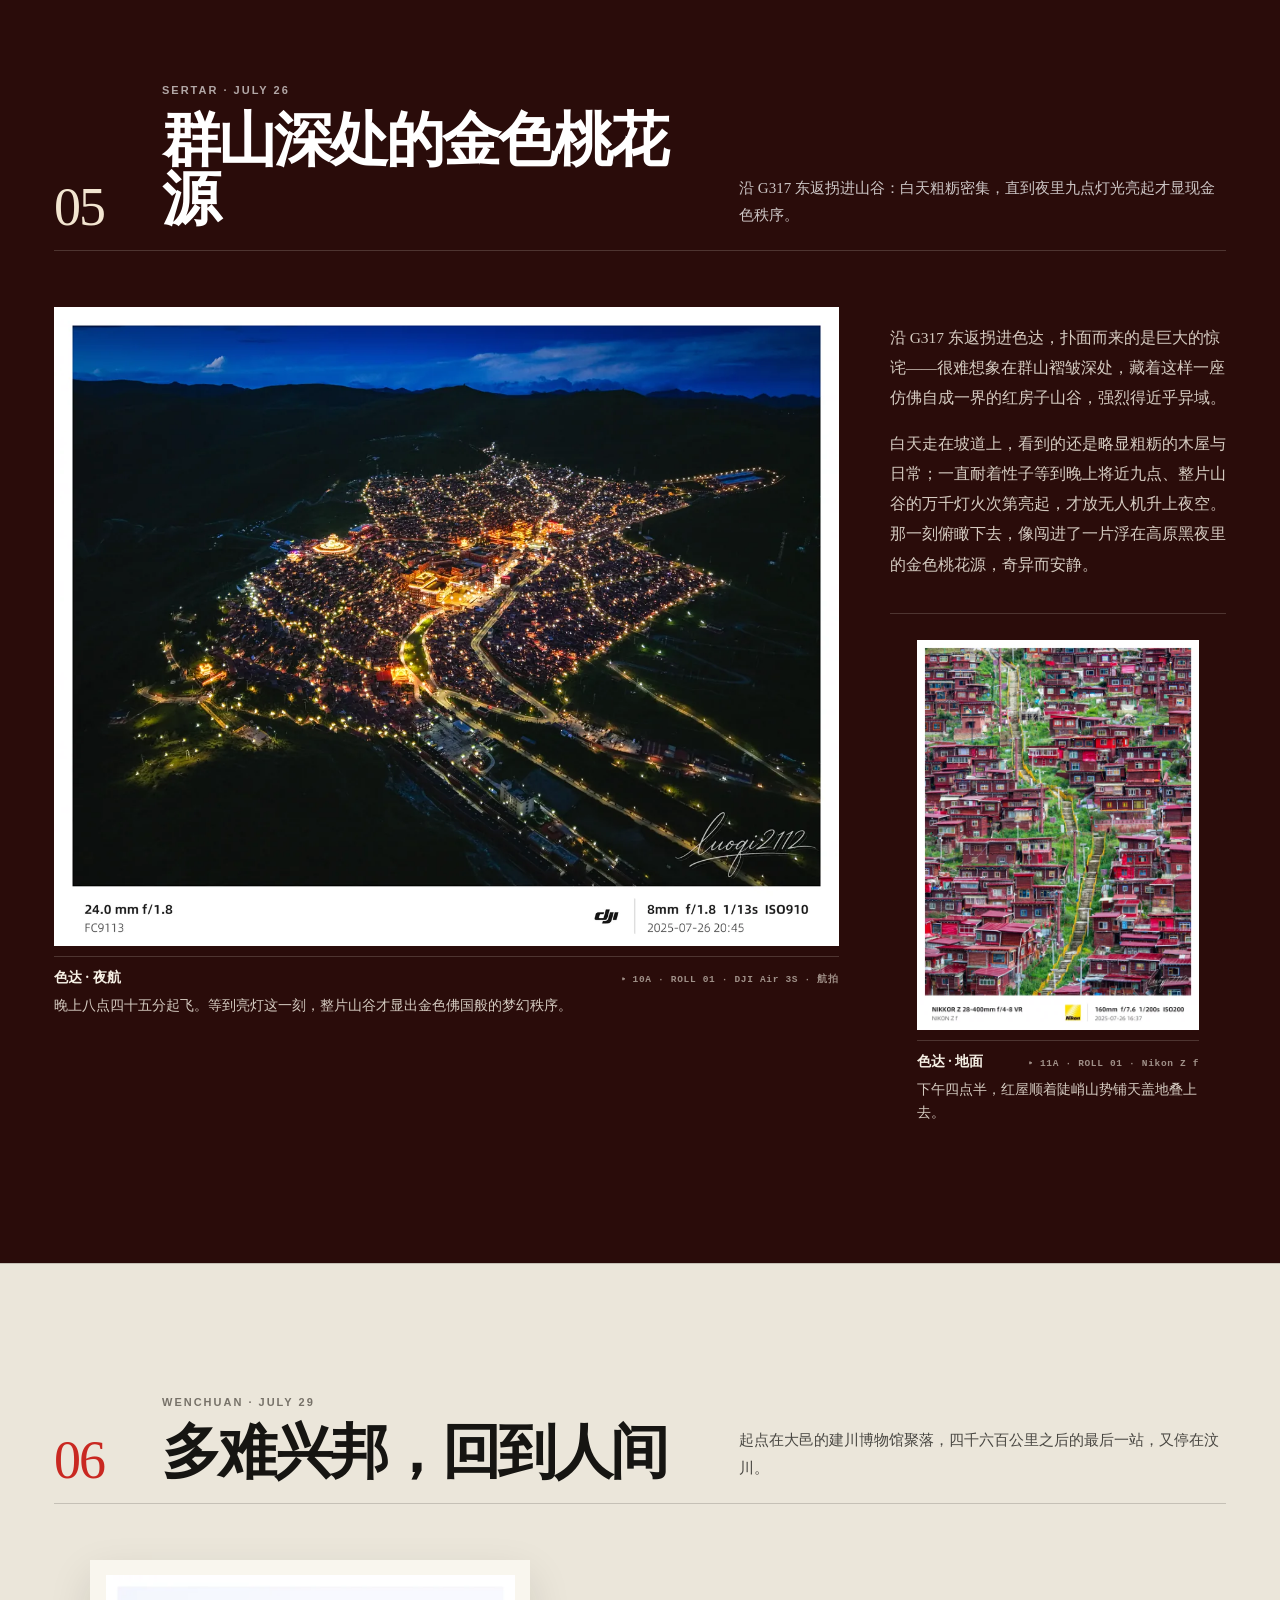
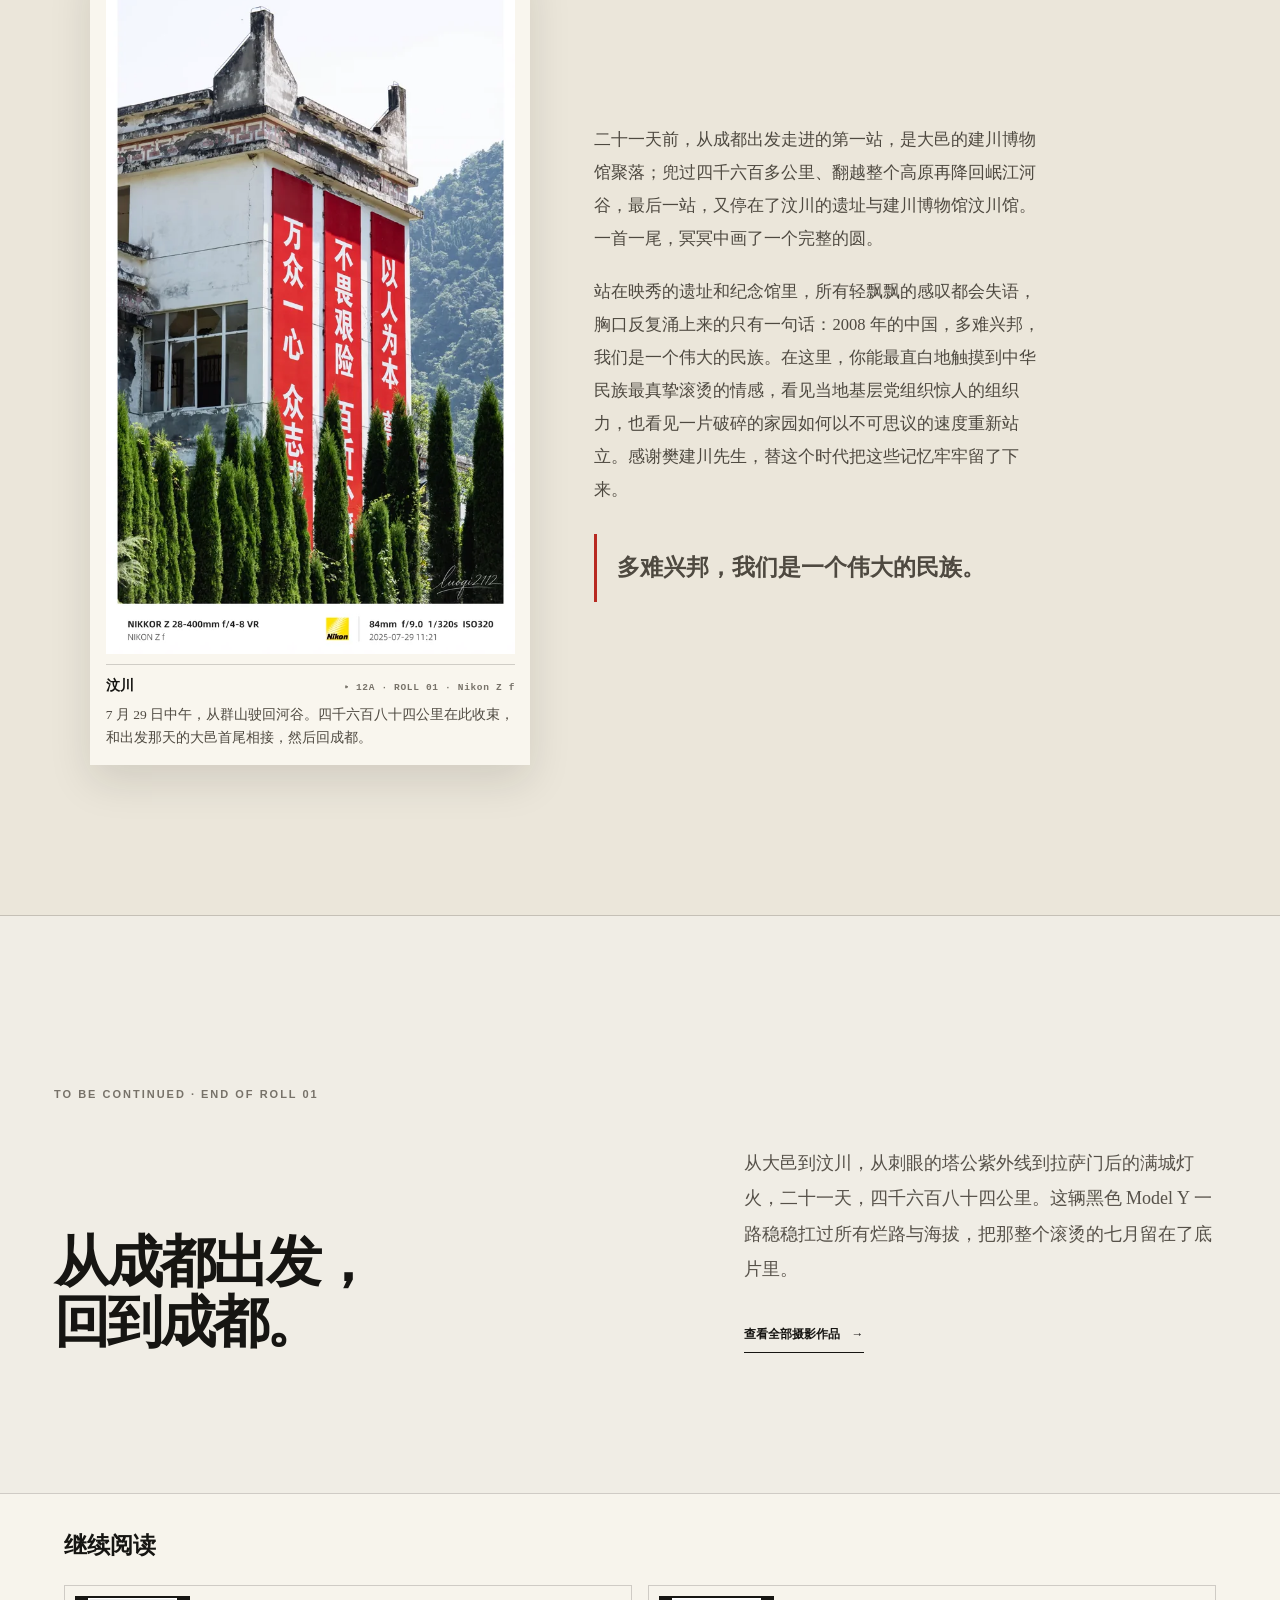
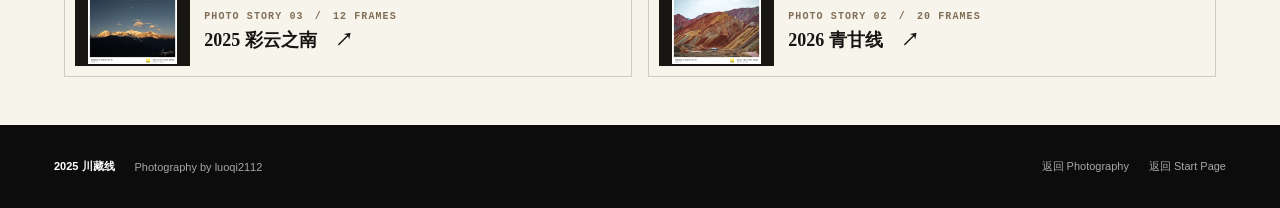
<file: photos/stories/2025-chuan-zang/index.html>
<!doctype html>
<html lang="zh-CN">

<head>
  <meta charset="utf-8" />
  <meta name="viewport" content="width=device-width, initial-scale=1" />
  <meta name="color-scheme" content="light dark" />
  <meta name="theme-color" content="#11100e" />
  <meta
    name="description"
    content="2025 川藏线影像手记：二十一天、四千六百八十四公里，成都出发再回成都。塔公草原、姊妹湖、拉萨、纳木错、布加冰川、色达与汶川的十二帧底片。"
  />
  <link rel="icon" href="../../../favicon.ico?v=20261122-story-gb-roads" sizes="any" />
  <link rel="icon" href="../../../assets/site/favicon.svg?v=20261122-story-gb-roads" type="image/svg+xml" />
  <link rel="icon" href="../../../assets/site/favicon.png?v=20261122-story-gb-roads" type="image/png" sizes="64x64" />
  <link rel="apple-touch-icon" href="../../../assets/site/apple-touch-icon.png?v=20261122-story-gb-roads" />
  <title>2025 川藏线 · 向西，然后归来</title>
  <link rel="stylesheet" href="../../../photos-story.css?v=20261122-story-gb-roads" />
</head>

<body data-story-id="chuan-zang-2025">
  <header class="storyNav">
    <a class="storyNav__back" href="../../" aria-label="返回 Photography">
      <svg viewBox="0 0 24 24" aria-hidden="true">
        <path d="m15 18-6-6 6-6"></path>
      </svg>
      <span>Photography</span>
    </a>
    <a class="storyNav__title" href="./"><b class="lifeCartouche">LUOQI · LIFE</b>
      <strong>2025 川藏线</strong>
      <small>影像手记</small>
    </a>
    <span class="storyNav__issue">Photo story 01</span>
  </header>

  <main>
    <section class="storyHero" aria-labelledby="storyTitle">
      <img src="../../../assets/photos/responsive/DJI_20250712140834_0012_D-1-1280.webp"
        srcset="../../../assets/photos/responsive/DJI_20250712140834_0012_D-1-640.webp 640w, ../../../assets/photos/responsive/DJI_20250712140834_0012_D-1-1280.webp 1280w"
        sizes="100vw"
        width="2560"
        height="2085"
        alt="塔公草原、寺庙与远处的雪山"
        fetchpriority="high"
        decoding="async" />
      <div class="storyHero__veil" aria-hidden="true"></div>
      <div class="storyHero__copy">
        <p class="storyKicker">A PHOTOGRAPHIC JOURNEY · JULY 2025</p>
        <h1 id="storyTitle"><span>向西，</span><span>然后归来</span></h1>
        <p class="storyHero__dek">一辆黑色后驱电车，二十一天，四千六百八十四公里，从成都出发，再回到成都。</p>
        <p class="storyHero__dateline storyHero__dateline--overlay">G318 WESTBOUND · G317 EASTBOUND · CHENGDU ⇄ LHASA ⇄ CHENGDU</p>
      </div>
      <div class="storyHero__caption"><span>塔公草原</span><span>川藏线影像手记 · 01</span></div>
    </section>
    <article class="storyArticle">
      <section class="storyIntro storyPaper" aria-labelledby="introTitle">
        <div class="storyIntro__label">
          <span>Editor's Dispatch</span><span>01 / 06 Chapters · 12 Frames</span>
        </div>
        <div class="storyIntro__body">
          <h2 id="introTitle">四千六百公里，<br />每一刻都算数。</h2>
          <div class="storyIntro__copy">
            <p class="storyLead">2025 年 7 月，开着一辆租来的 2024 款黑色后驱特斯拉 Model Y，从成都出发，沿 G318 一路向西进藏，再绕道藏北、循 G317 东返，二十一天后重新回到成都。</p>
            <p>有人问这趟路最难忘的是哪一刻，其实答不出来——因为每一刻都滚烫。高反里发胀的太阳穴、碎石打得底盘作响的烂路、山崖上随时可能滚落的碎石、半小时换三副面孔的高原天，还有那些像直接架进云层里的盘山公路。每一公里都在逼近极限，也都在把人彻底点燃。这十二帧底片不是风景清单，是我走过那四千六百公里的证据。</p>
          </div>
        </div>
        <dl class="storyFacts">
          <div><dt>Date</dt><dd>2025.07.09 — 07.29（21 天）</dd></div>
          <div><dt>Vehicle</dt><dd>2024 Tesla Model Y 后驱版 · 黑</dd></div>
          <div><dt>Gear</dt><dd>Nikon Z f · DJI Air 3S</dd></div>
          <div><dt>Frames</dt><dd>12</dd></div>
          <div><dt>Route</dt><dd>成都（大邑）→ G318 进藏 → 拉萨 → 纳木错 → 布加 → 色达 → 汶川 → 成都（约 4,684 km）</dd></div>
        </dl>
      </section>
      <section id="tagong-lakes" class="storyChapter storyPaper" data-nav-title="塔公与姊妹湖" aria-labelledby="tagong-lakesTitle">
        <header class="storyChapter__heading storyChapter__heading--editorial">
          <span class="storyChapter__number">01</span>
          <div><p class="storyKicker">G318 WESTBOUND · JULY 12–14</p><h2 id="tagong-lakesTitle">高烧之后，雪山撞进视野</h2></div>
          <p class="storyChapter__deck">正下午白刃般的紫外线，雅江一晚低烧过后，理塘大弯道后面突然扑过来的蓝色雪山。</p>
        </header>
        <div class="lifeHeroPlate">
          <div class="lifeHeroPlate__top">
            <figure class="storyFigure storyFigure--framed" id="frame-01" data-quintessence>
              <a href="../../?photo=DJI_20250712140834_0012_D-1" aria-label="在灯箱中查看：塔公草原">
                <img src="../../../assets/photos/responsive/DJI_20250712140834_0012_D-1-1280.webp"
                  srcset="../../../assets/photos/responsive/DJI_20250712140834_0012_D-1-640.webp 640w, ../../../assets/photos/responsive/DJI_20250712140834_0012_D-1-1280.webp 1280w"
                  sizes="(max-width: 959px) 100vw, 75vw"
                  width="2560"
                  height="2085"
                  alt="塔公草原"
                  loading="lazy"
                  decoding="async" />
              </a>
              <figcaption class="lifeCaption">
                <div class="lifeCaption__head">
                  <strong class="lifeCaption__title">塔公草原</strong>
                  <time class="lifeCaption__meta" datetime="2025-07-12T14:08">2025.07.12 14:08</time>
                </div>
                <p class="lifeCaption__note">正下午最暖和的时分，高原的紫外线白花花地砸下来，在地面几乎睁不开眼。把无人机升上高空，才终于直视了这片草原、寺庙与远处的雪峰。</p>
              </figcaption>
            </figure>
            <div class="lifeHeroPlate__prose">
              <p>刚上高原那两天，世界是干烈而灼人的。走到雅江，高烧猝不及防地砸了下来，只能临时打乱计划多停休整一天。第二天带着未退的低烧继续向西、翻过理塘，窗外忽地像被谁换了一套色调：此前满眼赤黄红土的高原渐渐低下去，雪山、河流与深绿湛蓝的草甸扑面而来；巨大云团在头顶翻腾着斜扫阵雨，丁达尔光随着云影在山坡上明暗交替。</p>
              <p>直到转过一个大弯道，姊妹湖连同身后几十上百公里外的雪山，毫无预警地撞进视野。那一刻，一路扛过来的疲惫与低烧，全被这片开阔震得鸦雀无声。</p>
              <blockquote class="lifeQuote">转过那个大弯道，姊妹湖连同身后的雪山，就那样轰然撞进视野。</blockquote>
            </div>
          </div>
          <div class="storyDiptych">
            <figure class="storyFigure storyFigure--framed" id="frame-02">
              <a href="../../?photo=DJI_20250714165624_0020_D-1" aria-label="在灯箱中查看：姊妹湖 · 01">
                <img src="../../../assets/photos/responsive/DJI_20250714165624_0020_D-1-1280.webp"
                  srcset="../../../assets/photos/responsive/DJI_20250714165624_0020_D-1-640.webp 640w, ../../../assets/photos/responsive/DJI_20250714165624_0020_D-1-1280.webp 1280w"
                  sizes="(max-width: 900px) 100vw, 50vw"
                  width="2560"
                  height="2085"
                  alt="姊妹湖 · 01"
                  loading="lazy"
                  decoding="async" />
              </a>
              <figcaption class="lifeCaption">
                <div class="lifeCaption__head">
                  <strong class="lifeCaption__title">姊妹湖 · 01</strong>
                  <time class="lifeCaption__meta" datetime="2025-07-14T16:56">2025.07.14 16:56</time>
                </div>
                <p class="lifeCaption__note">带着低烧翻过理塘，翻腾的雨云间漏下一道道丁达尔光，雪山与湖泊在明暗之间交替闪亮。</p>
              </figcaption>
            </figure>
            <figure class="storyFigure storyFigure--framed" id="frame-03">
              <a href="../../?photo=DJI_20250714170358_0032_D-1" aria-label="在灯箱中查看：姊妹湖 · 02">
                <img src="../../../assets/photos/responsive/DJI_20250714170358_0032_D-1-1280.webp"
                  srcset="../../../assets/photos/responsive/DJI_20250714170358_0032_D-1-640.webp 640w, ../../../assets/photos/responsive/DJI_20250714170358_0032_D-1-1280.webp 1280w"
                  sizes="(max-width: 900px) 100vw, 50vw"
                  width="2560"
                  height="2085"
                  alt="姊妹湖 · 02"
                  loading="lazy"
                  decoding="async" />
              </a>
              <figcaption class="lifeCaption">
                <div class="lifeCaption__head">
                  <strong class="lifeCaption__title">姊妹湖 · 02</strong>
                  <time class="lifeCaption__meta" datetime="2025-07-14T17:03">2025.07.14 17:03</time>
                </div>
                <p class="lifeCaption__note">大弯道之后猝不及防的相逢。站在风里往下看，觉得一路扛过来的高烧与颠簸，全都值了。</p>
              </figcaption>
            </figure>
          </div>
        </div>
      </section>
      <section id="lhasa" class="storySpread storyPaper" data-nav-title="拉萨" aria-labelledby="lhasaTitle">
        <header class="storyChapter__heading storyChapter__heading--editorial">
          <span class="storyChapter__number">02</span>
          <div><p class="storyKicker">LHASA · JULY 18–19</p><h2 id="lhasaTitle">暗夜尽头的盛大游行</h2></div>
          <p class="storyChapter__deck">林拉高速前段没有一盏路灯；直到穿过“拉萨门”的那一瞬，漫城灯火骤然夹道亮起。</p>
        </header>
        <div class="lifeHeroPlate">
          <div class="lifeSplit">
            <div class="lifeSplit__prose">
              <p class="storyDropcap">从林芝一路开向拉萨，前段的林拉高速没有路灯，车灯劈开漫长的漆黑，只管笔直往前扎进去。直到最后一段，高速不再绕行，直接一头插进拉萨城中心——车流缓缓慢下来，过收费站，穿过“拉萨门”的那一瞬间，身后绵延几十公里的黑暗骤然退场。</p>
              <p>道路两侧猛地亮起连片的灯火，璀璨得几乎让人屏住呼吸，两排灯光夹道铺开，引着车一步步驶进拉萨城里，像一场盛大的游行。那是川藏大环线的中点，一整天的精疲力竭在瞬间烧成近乎胜利进军般的兴奋与征服感——终于开到了拉萨。</p>
              <blockquote class="lifeQuote">穿出黑暗、驶过拉萨门的那一刻，满城灯火夹道亮起，像一场盛大的游行。</blockquote>
            </div>
            <div class="lifeSplit__stack">
              <figure class="storyFigure storyFigure--framed" id="frame-04">
                <a href="../../?photo=DSC_3659" aria-label="在灯箱中查看：布达拉宫 · 暮色">
                  <img src="../../../assets/photos/responsive/DSC_3659-1280.webp"
                    srcset="../../../assets/photos/responsive/DSC_3659-640.webp 640w, ../../../assets/photos/responsive/DSC_3659-1280.webp 1280w"
                    sizes="(max-width: 900px) 100vw, 50vw"
                    width="2560"
                    height="1509"
                    alt="布达拉宫 · 暮色"
                    loading="lazy"
                    decoding="async" />
                </a>
                <figcaption class="lifeCaption">
                  <div class="lifeCaption__head">
                    <strong class="lifeCaption__title">布达拉宫 · 暮色</strong>
                    <time class="lifeCaption__meta" datetime="2025-07-19T20:47">2025.07.19 20:47</time>
                  </div>
                  <p class="lifeCaption__note">晚上八点四十七分，高原的夏夜来得迟，红白宫墙在最后一寸天光里沉静矗立。</p>
                </figcaption>
              </figure>
              <figure class="storyFigure storyFigure--framed" id="frame-05">
                <a href="../../?photo=DSC_3682" aria-label="在灯箱中查看：布达拉宫 · 夜景">
                  <img src="../../../assets/photos/responsive/DSC_3682-1280.webp"
                    srcset="../../../assets/photos/responsive/DSC_3682-640.webp 640w, ../../../assets/photos/responsive/DSC_3682-1280.webp 1280w"
                    sizes="(max-width: 900px) 100vw, 50vw"
                    width="2560"
                    height="1885"
                    alt="布达拉宫 · 夜景"
                    loading="lazy"
                    decoding="async" />
                </a>
                <figcaption class="lifeCaption">
                  <div class="lifeCaption__head">
                    <strong class="lifeCaption__title">布达拉宫 · 夜景</strong>
                    <time class="lifeCaption__meta" datetime="2025-07-19T21:27">2025.07.19 21:27</time>
                  </div>
                  <p class="lifeCaption__note">四十分钟后，夜色彻底合拢，灯光把整座布达拉宫托浮在黑蓝色的夜空下。</p>
                </figcaption>
              </figure>
            </div>
          </div>
        </div>
      </section>
      <section id="namtso" class="storySpread storySpread--dark" data-nav-title="纳木错" aria-labelledby="namtsoTitle">
        <header class="storyChapter__heading storyChapter__heading--editorial">
          <span class="storyChapter__number">03</span>
          <div><p class="storyKicker">NAMTSO · JULY 20</p><h2 id="namtsoTitle">末日云下，扎根高原的人</h2></div>
          <p class="storyChapter__deck">没遇到晴朗的明信片蓝，却在风暴边缘遇见在这里工作多年、终于迎来远方家人的工程队员。</p>
        </header>
        <div class="lifeHeroPlate">
          <div class="lifeSplit__prose lifeSectionLead">
            <p>纳木错是这条线上名气最响的一站，那天却没遇上晴朗的风景，反倒是末日般厚重的乌云从天边一路碾压过来，湖水在风里翻出冷硬的光。</p>
            <p>在岸边顺手帮一位工程队大叔和他的家人拍了几张合影。他在西藏干工程已经很多年，这一次，家人专程从内地赶来看他。按下快门那一刻忽然觉得，我们追着风景一路路过的高原，背后站着无数这样默默扎根多年的普通人——比起湖水与雨云，那张定格在风里的笑脸更有分量。</p>
          </div>
          <div class="lifeContact lifeContact--3">
            <div class="contactSprockets">
              <span>CONTACT SHEET · NAMTSO NORTH SHORE</span>
              <span>FRAMES 06A — 08A · 18:19 TO 19:01</span>
            </div>
            <figure class="storyFigure storyFigure--framed" id="frame-06">
              <a href="../../?photo=DSC_3733" aria-label="在灯箱中查看：纳木错 · 01">
                <img src="../../../assets/photos/responsive/DSC_3733-1280.webp"
                  srcset="../../../assets/photos/responsive/DSC_3733-640.webp 640w, ../../../assets/photos/responsive/DSC_3733-1280.webp 1280w"
                  sizes="(max-width: 900px) 100vw, 33vw"
                  width="2560"
                  height="2085"
                  alt="纳木错 · 01"
                  loading="lazy"
                  decoding="async" />
              </a>
              <figcaption class="lifeCaption">
                <div class="lifeCaption__head">
                  <strong class="lifeCaption__title">纳木错 · 01</strong>
                  <time class="lifeCaption__meta" datetime="2025-07-20T18:19">2025.07.20 18:19</time>
                </div>
                <p class="lifeCaption__note">末日般的雨云从天边压过来，湖面在几分钟内沉成了凛冽的铁灰色。</p>
              </figcaption>
            </figure>
            <figure class="storyFigure storyFigure--framed" id="frame-07">
              <a href="../../?photo=DSC_3740" aria-label="在灯箱中查看：纳木错 · 02">
                <img src="../../../assets/photos/responsive/DSC_3740-1280.webp"
                  srcset="../../../assets/photos/responsive/DSC_3740-640.webp 640w, ../../../assets/photos/responsive/DSC_3740-1280.webp 1280w"
                  sizes="(max-width: 900px) 100vw, 33vw"
                  width="2560"
                  height="1884"
                  alt="纳木错 · 02"
                  loading="lazy"
                  decoding="async" />
              </a>
              <figcaption class="lifeCaption">
                <div class="lifeCaption__head">
                  <strong class="lifeCaption__title">纳木错 · 02</strong>
                  <time class="lifeCaption__meta" datetime="2025-07-20T19:00">2025.07.20 19:00</time>
                </div>
                <p class="lifeCaption__note">大雨落下前的最后一点缝隙，风卷着寒气扑在脸上。</p>
              </figcaption>
            </figure>
            <figure class="storyFigure storyFigure--framed" id="frame-08">
              <a href="../../?photo=DSC_3741" aria-label="在灯箱中查看：纳木错 · 03">
                <img src="../../../assets/photos/responsive/DSC_3741-1280.webp"
                  srcset="../../../assets/photos/responsive/DSC_3741-640.webp 640w, ../../../assets/photos/responsive/DSC_3741-1280.webp 1280w"
                  sizes="(max-width: 900px) 100vw, 33vw"
                  width="2560"
                  height="2085"
                  alt="纳木错 · 03"
                  loading="lazy"
                  decoding="async" />
              </a>
              <figcaption class="lifeCaption">
                <div class="lifeCaption__head">
                  <strong class="lifeCaption__title">纳木错 · 03</strong>
                  <time class="lifeCaption__meta" datetime="2025-07-20T19:01">2025.07.20 19:01</time>
                </div>
                <p class="lifeCaption__note">长焦拉近对岸雪山，浓厚的云脚已经垂进了水里。</p>
              </figcaption>
            </figure>
          </div>
        </div>
      </section>
      <section id="glacier" class="storyIce storyPaper" data-nav-title="布加冰川" aria-labelledby="glacierTitle">
        <header class="storyChapter__heading storyChapter__heading--editorial">
          <span class="storyChapter__number">04</span>
          <div><p class="storyKicker">BUGIA GLACIER · JULY 22</p><h2 id="glacierTitle">奶油河与十五元的野性下午</h2></div>
          <p class="storyChapter__deck">藏北未雕琢的冰舌脚下，15 元一张的车票把路直接铺到奶白色的融水溪畔。</p>
        </header>
        <div class="lifeHeroPlate">
          <div class="lifeHeroPlate__top">
            <figure class="storyFigure storyFigure--framed" id="frame-09">
              <a href="../../?photo=DSC_3809-1" aria-label="在灯箱中查看：布加冰川与牦牛">
                <img src="../../../assets/photos/responsive/DSC_3809-1-1280.webp"
                  srcset="../../../assets/photos/responsive/DSC_3809-1-640.webp 640w, ../../../assets/photos/responsive/DSC_3809-1-1280.webp 1280w"
                  sizes="(max-width: 900px) 100vw, 1120px"
                  width="2560"
                  height="1885"
                  alt="布加冰川与牦牛"
                  loading="lazy"
                  decoding="async" />
              </a>
              <figcaption class="lifeCaption">
                <div class="lifeCaption__head">
                  <strong class="lifeCaption__title">布加冰川与牦牛</strong>
                  <time class="lifeCaption__meta" datetime="2025-07-22T13:24">2025.07.22 13:24</time>
                </div>
                <p class="lifeCaption__note">400mm 长焦压出的空间感：亿万年的冰舌悬在山谷，几头牦牛慢悠悠踱过湖岸，十五块钱换来整个下午的旷野。</p>
              </figcaption>
            </figure>
            <div class="lifeHeroPlate__prose">
              <p>拐进藏北的布加冰川时，这里还没被雕琢成标准景区：栈道只修了一半，入口是个简陋的小亭子，当地村民收了十五块钱一辆车，就能直接把车开到冰湖跟前。</p>
              <p>湖边岔开几条河，最宽的那条带着冰川融水的岩粉，呈现出一种不可思议的奶油乳白色，完全不像正常的河；旁边细溪却清澈见底，贴着又矮又嫩、恨不得直接躺上去的茂盛草甸淌过去——溪水里居然还时不时顺流漂来几瓶不知哪儿来的可乐雪碧，看得人啼笑皆非，到底没敢捡起来喝。岸边不远处，几户牧民正支着高压锅在冰川脚下野餐，热气腾腾地多半炖着牦牛肉。</p>
            </div>
          </div>
        </div>
      </section>
      <section id="seda" class="storyRed" data-nav-title="色达" aria-labelledby="sedaTitle">
        <header class="storyChapter__heading storyChapter__heading--editorial">
          <span class="storyChapter__number">05</span>
          <div><p class="storyKicker">SERTAR · JULY 26</p><h2 id="sedaTitle">群山深处的金色桃花源</h2></div>
          <p class="storyChapter__deck">沿 G317 东返拐进山谷：白天粗粝密集，直到夜里九点灯光亮起才显现金色秩序。</p>
        </header>
        <div class="lifeHeroPlate">
          <div class="lifeAsym">
            <figure class="storyFigure storyFigure--framed" id="frame-11">
              <a href="../../?photo=DJI_20250726204525_0091_D-1" aria-label="在灯箱中查看：色达 · 夜航">
                <img src="../../../assets/photos/responsive/DJI_20250726204525_0091_D-1-1280.webp"
                  srcset="../../../assets/photos/responsive/DJI_20250726204525_0091_D-1-640.webp 640w, ../../../assets/photos/responsive/DJI_20250726204525_0091_D-1-1280.webp 1280w"
                  sizes="(max-width: 900px) 100vw, 60vw"
                  width="2560"
                  height="2085"
                  alt="色达 · 夜航"
                  loading="lazy"
                  decoding="async" />
              </a>
              <figcaption class="lifeCaption">
                <div class="lifeCaption__head">
                  <strong class="lifeCaption__title">色达 · 夜航</strong>
                  <time class="lifeCaption__meta" datetime="2025-07-26T20:45">2025.07.26 20:45</time>
                </div>
                <p class="lifeCaption__note">晚上八点四十五分起飞。等到亮灯这一刻，整片山谷才显出金色佛国般的梦幻秩序。</p>
              </figcaption>
            </figure>
            <div class="lifeAsym__side">
              <div class="lifeAsym__prose">
                <p>沿 G317 东返拐进色达，扑面而来的是巨大的惊诧——很难想象在群山褶皱深处，藏着这样一座仿佛自成一界的红房子山谷，强烈得近乎异域。</p>
                <p>白天走在坡道上，看到的还是略显粗粝的木屋与日常；一直耐着性子等到晚上将近九点、整片山谷的万千灯火次第亮起，才放无人机升上夜空。那一刻俯瞰下去，像闯进了一片浮在高原黑夜里的金色桃花源，奇异而安静。</p>
              </div>
              <div class="lifeAsym__portrait">
                <figure class="storyFigure storyFigure--framed" id="frame-10">
                  <a href="../../?photo=DSC_3855-1" aria-label="在灯箱中查看：色达 · 地面">
                    <img src="../../../assets/photos/responsive/DSC_3855-1-1280.webp"
                      srcset="../../../assets/photos/responsive/DSC_3855-1-640.webp 640w, ../../../assets/photos/responsive/DSC_3855-1-1280.webp 1280w"
                      sizes="(max-width: 900px) 100vw, 40vw"
                      width="1859"
                      height="2560"
                      alt="色达 · 地面"
                      loading="lazy"
                      decoding="async" />
                  </a>
                  <figcaption class="lifeCaption">
                    <div class="lifeCaption__head">
                      <strong class="lifeCaption__title">色达 · 地面</strong>
                      <time class="lifeCaption__meta" datetime="2025-07-26T16:37">2025.07.26 16:37</time>
                    </div>
                    <p class="lifeCaption__note">下午四点半，红屋顺着陡峭山势铺天盖地叠上去。</p>
                  </figcaption>
                </figure>
              </div>
            </div>
          </div>
        </div>
      </section>
      <section id="wenchuan" class="storyFinal storyChapter--quiet" data-nav-title="汶川" aria-labelledby="wenchuanTitle">
        <header class="storyChapter__heading storyChapter__heading--editorial">
          <span class="storyChapter__number">06</span>
          <div><p class="storyKicker">WENCHUAN · JULY 29</p><h2 id="wenchuanTitle">多难兴邦，回到人间</h2></div>
          <p class="storyChapter__deck">起点在大邑的建川博物馆聚落，四千六百公里之后的最后一站，又停在汶川。</p>
        </header>
        <div class="lifeHeroPlate">
          <div class="lifeQuiet">
            <div class="lifeQuiet__mount">
              <figure class="storyFigure storyFigure--framed" id="frame-12">
                <a href="../../?photo=DSC_3901-1" aria-label="在灯箱中查看：汶川">
                  <img src="../../../assets/photos/responsive/DSC_3901-1-1280.webp"
                    srcset="../../../assets/photos/responsive/DSC_3901-1-640.webp 640w, ../../../assets/photos/responsive/DSC_3901-1-1280.webp 1280w"
                    sizes="(max-width: 900px) 100vw, 50vw"
                    width="1542"
                    height="2560"
                    alt="汶川"
                    loading="lazy"
                    decoding="async" />
                </a>
                <figcaption class="lifeCaption">
                  <div class="lifeCaption__head">
                    <strong class="lifeCaption__title">汶川</strong>
                    <time class="lifeCaption__meta" datetime="2025-07-29T11:21">2025.07.29 11:21</time>
                  </div>
                  <p class="lifeCaption__note">7 月 29 日中午，从群山驶回河谷。四千六百八十四公里在此收束，和出发那天的大邑首尾相接，然后回成都。</p>
                </figcaption>
              </figure>
            </div>
            <div class="lifeQuiet__prose">
              <p>二十一天前，从成都出发走进的第一站，是大邑的建川博物馆聚落；兜过四千六百多公里、翻越整个高原再降回岷江河谷，最后一站，又停在了汶川的遗址与建川博物馆汶川馆。一首一尾，冥冥中画了一个完整的圆。</p>
              <p>站在映秀的遗址和纪念馆里，所有轻飘飘的感叹都会失语，胸口反复涌上来的只有一句话：2008 年的中国，多难兴邦，我们是一个伟大的民族。在这里，你能最直白地触摸到中华民族最真挚滚烫的情感，看见当地基层党组织惊人的组织力，也看见一片破碎的家园如何以不可思议的速度重新站立。感谢樊建川先生，替这个时代把这些记忆牢牢留了下来。</p>
              <blockquote class="lifeQuote">多难兴邦，我们是一个伟大的民族。</blockquote>
            </div>
          </div>
        </div>
      </section>
      <section class="storyAfterword storyPaper">
        <p class="storyKicker storyKicker--dark">TO BE CONTINUED · END OF ROLL 01</p>
        <h2>从成都出发，<br />回到成都。</h2>
        <div class="storyAfterword__copy">
          <p>从大邑到汶川，从刺眼的塔公紫外线到拉萨门后的满城灯火，二十一天，四千六百八十四公里。这辆黑色 Model Y 一路稳稳扛过所有烂路与海拔，把那整个滚烫的七月留在了底片里。</p>
          <a href="../../#gallery">查看全部摄影作品 <span aria-hidden="true">→</span></a>
        </div>
      </section>
    </article>
  </main>

  <footer class="storyFooter">
    <div>
      <strong>2025 川藏线</strong>
      <span>Photography by luoqi2112</span>
    </div>
    <div class="storyFooter__links">
      <a href="../../">返回 Photography</a>
      <a href="../../../">返回 Start Page</a>
    </div>
  </footer>
  <script type="module" src="../../../scripts/photos-story.js?v=20261122-story-gb-roads"></script>
</body>

</html>
</file>
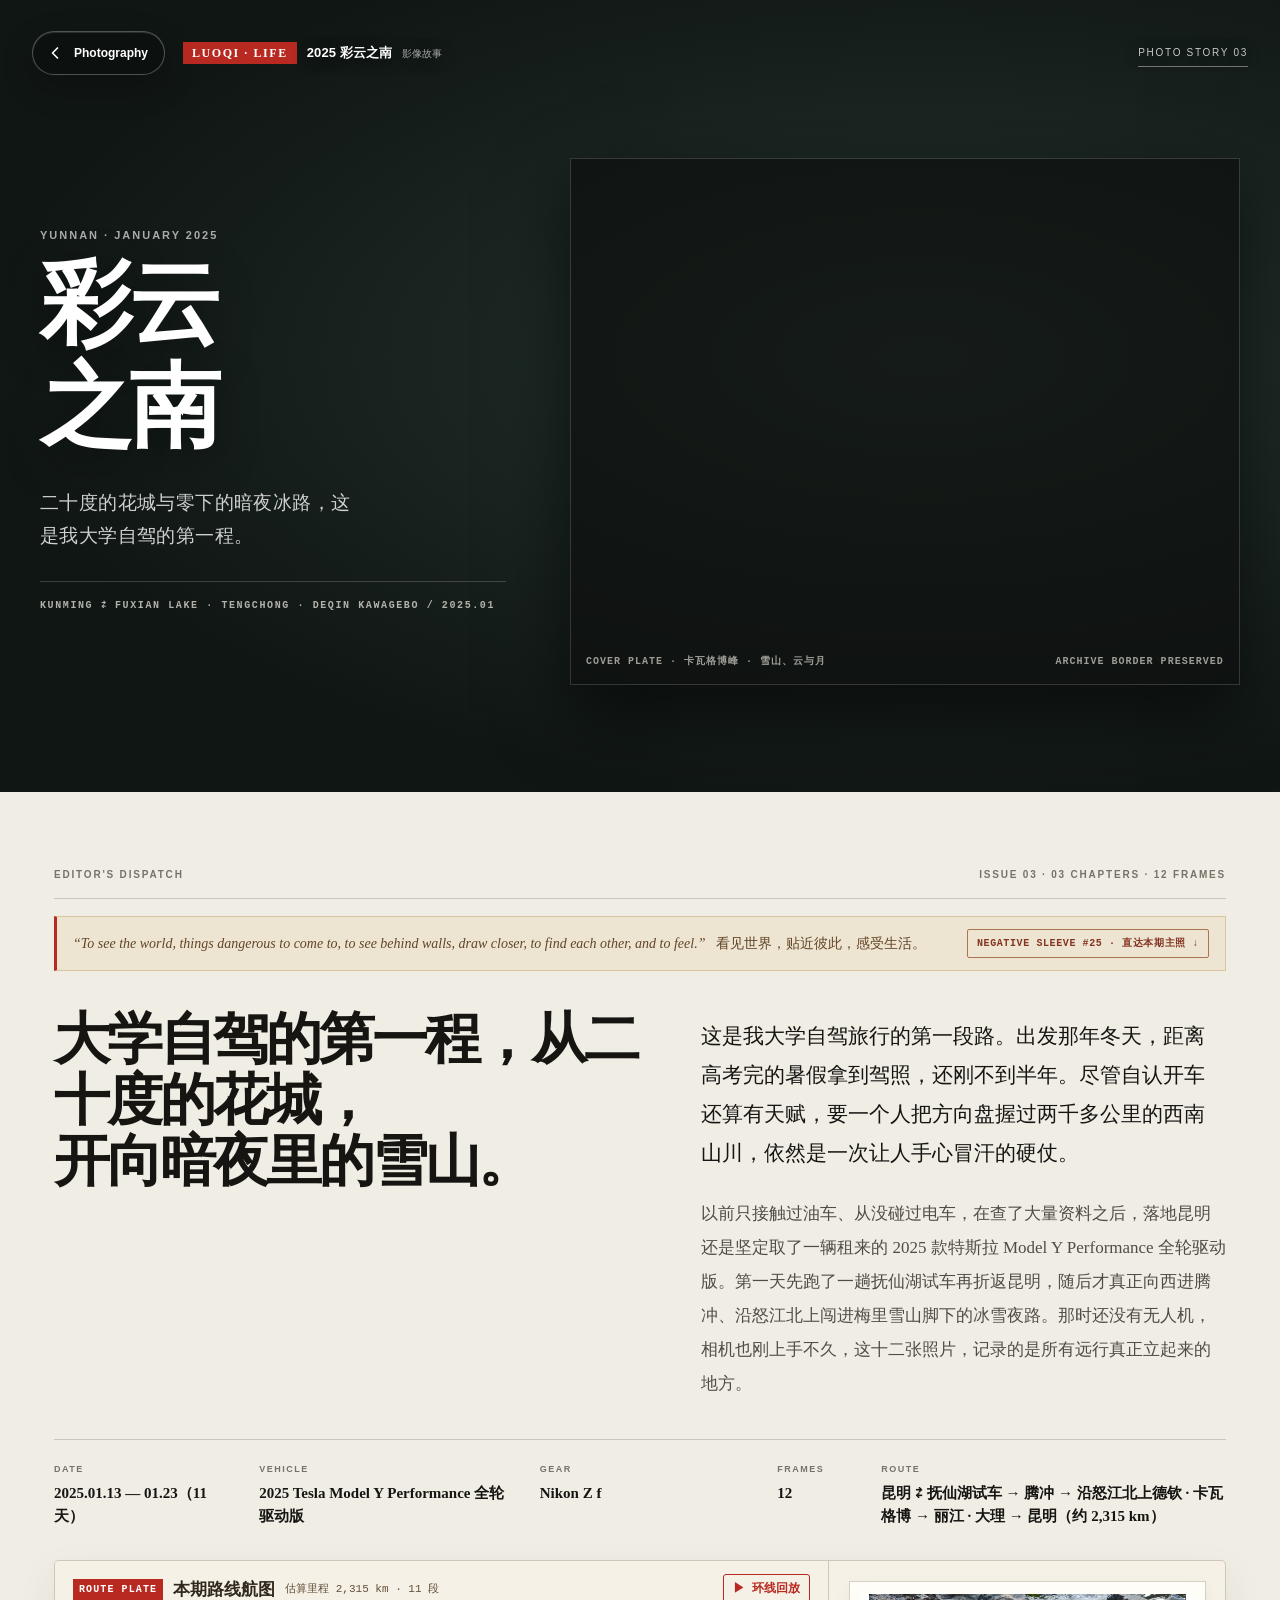
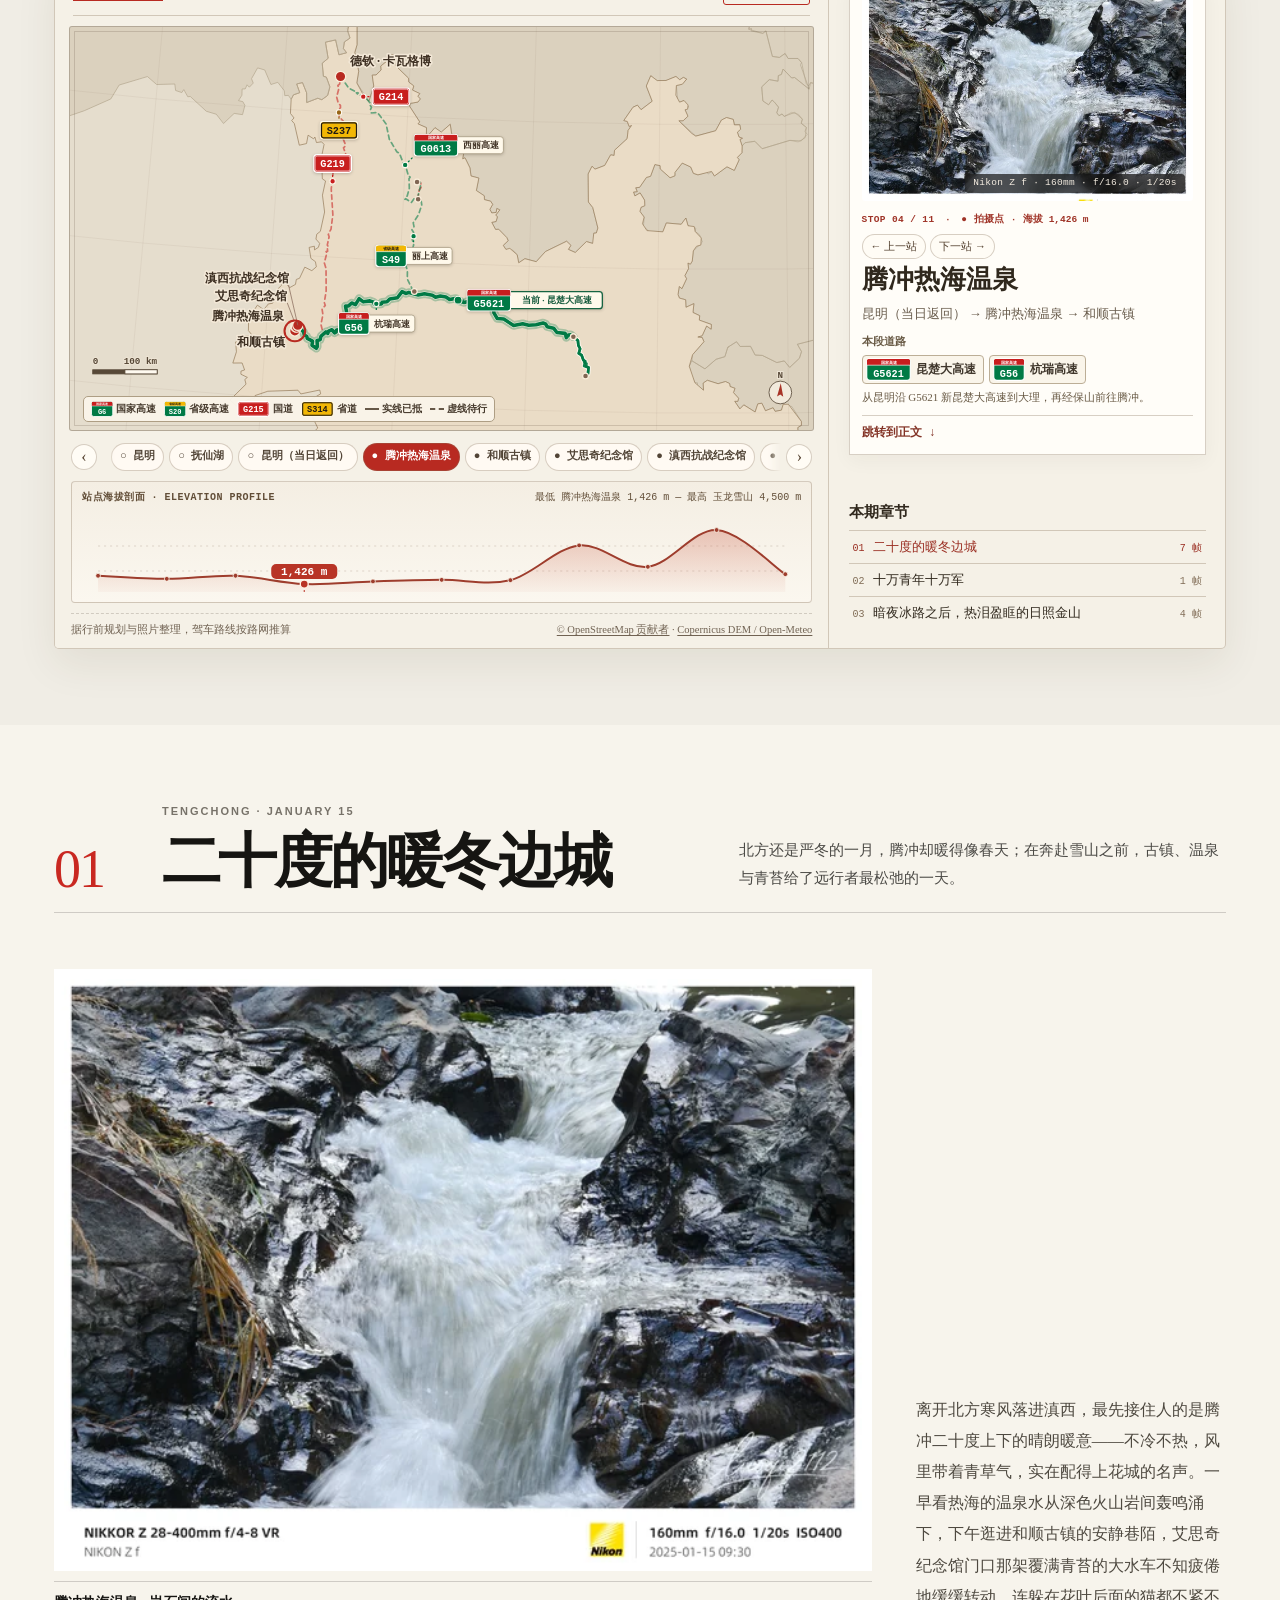
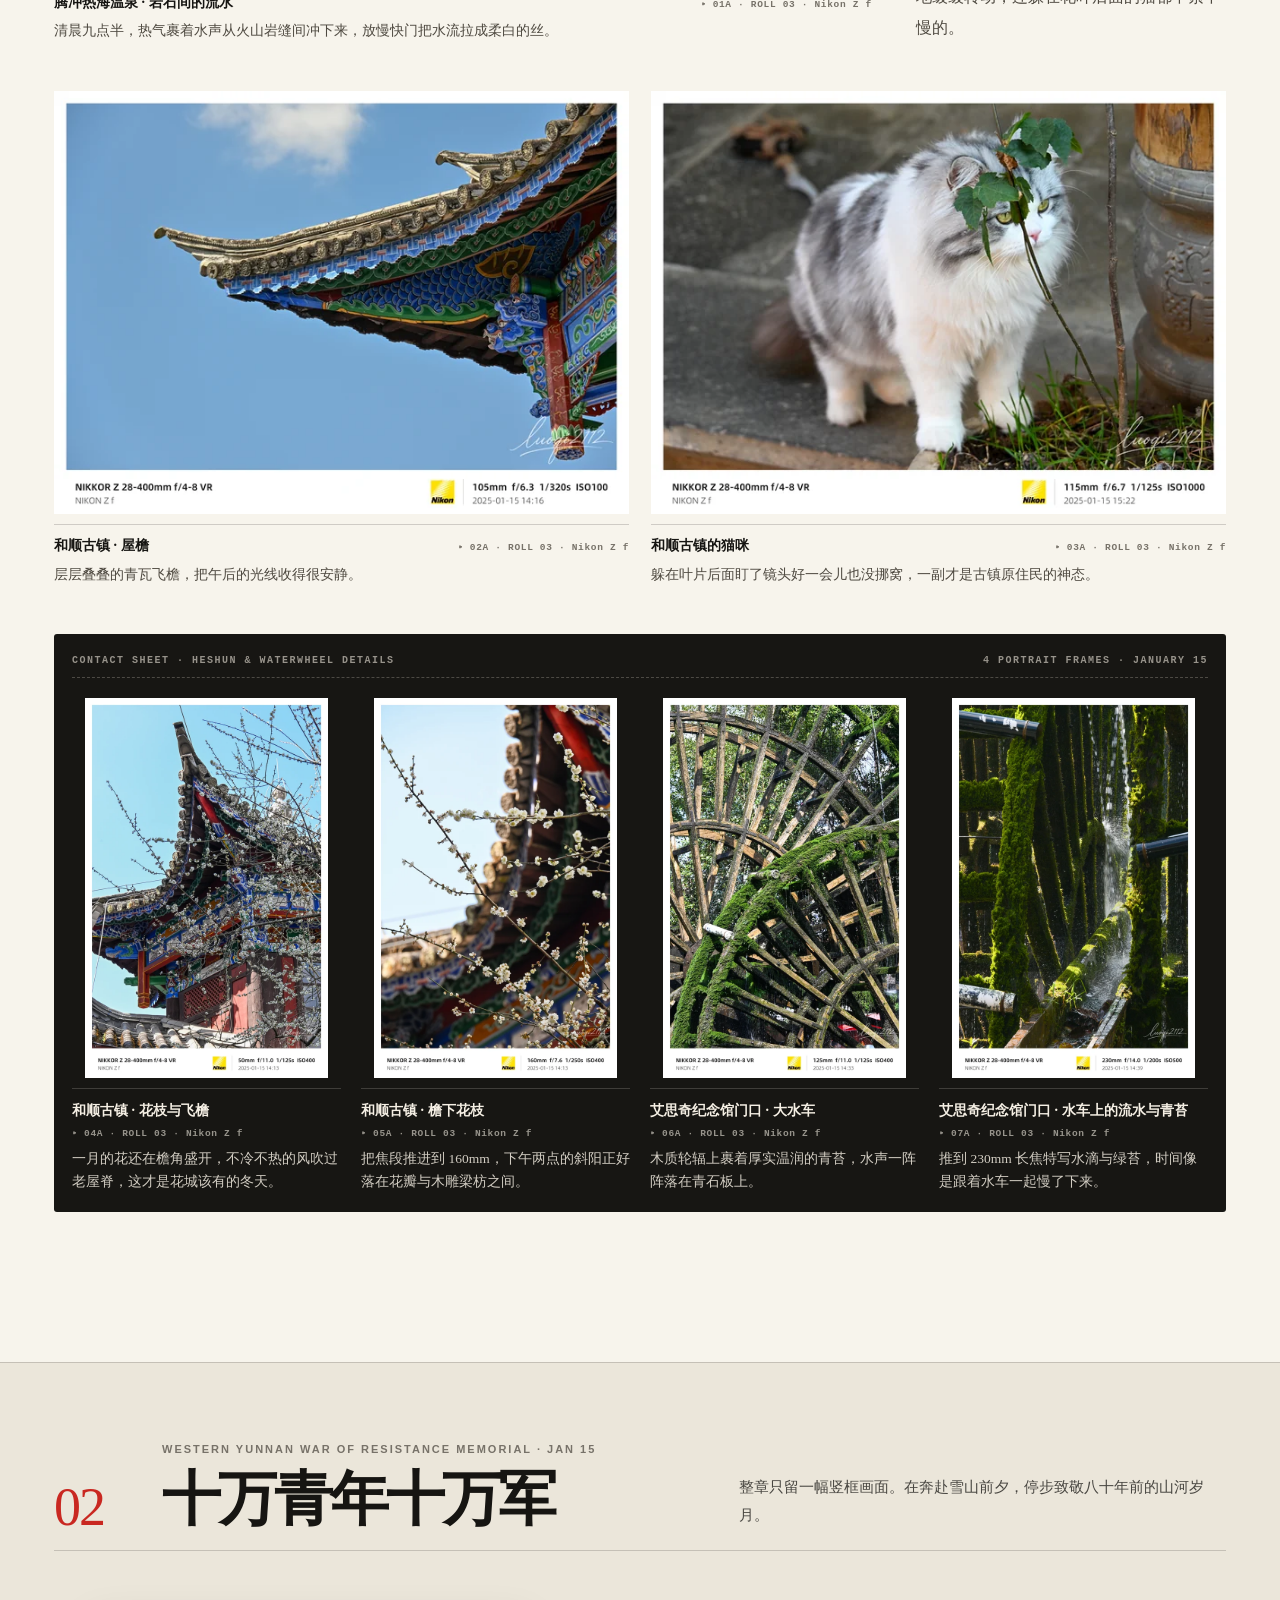
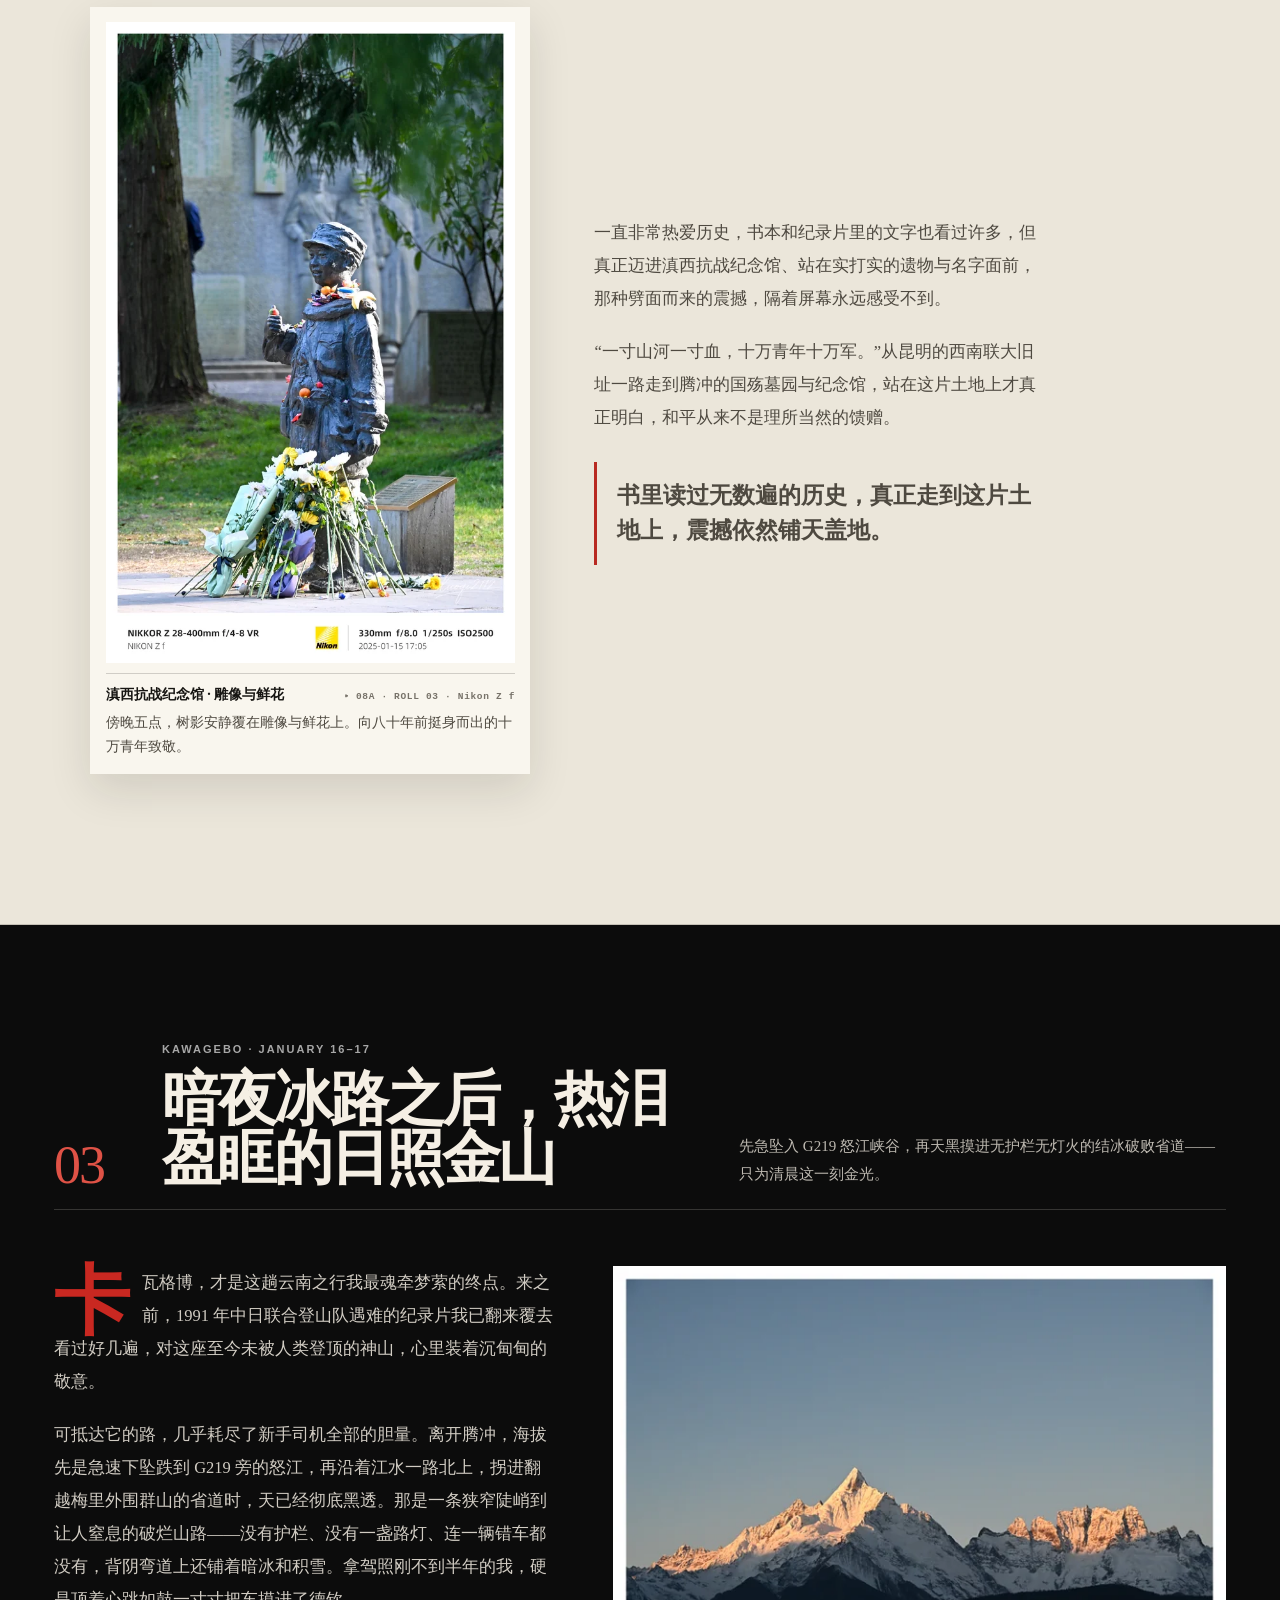
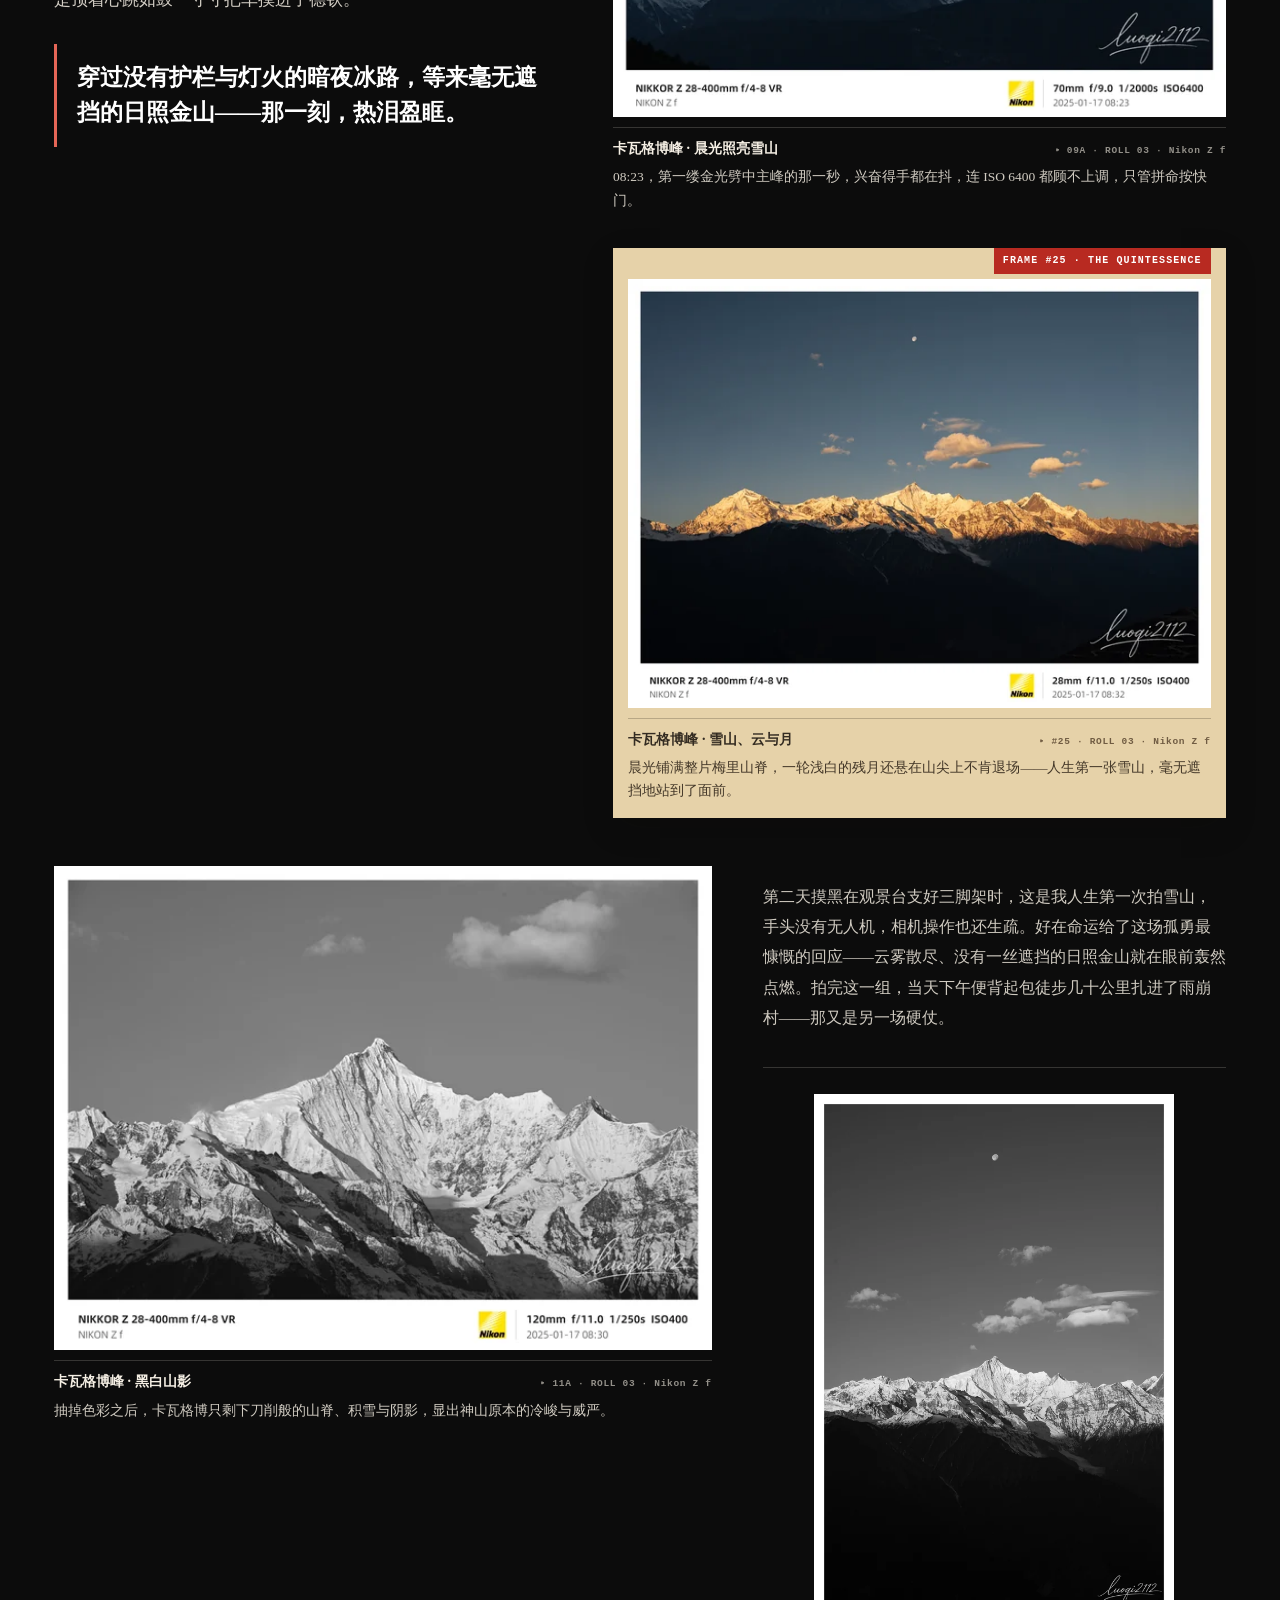
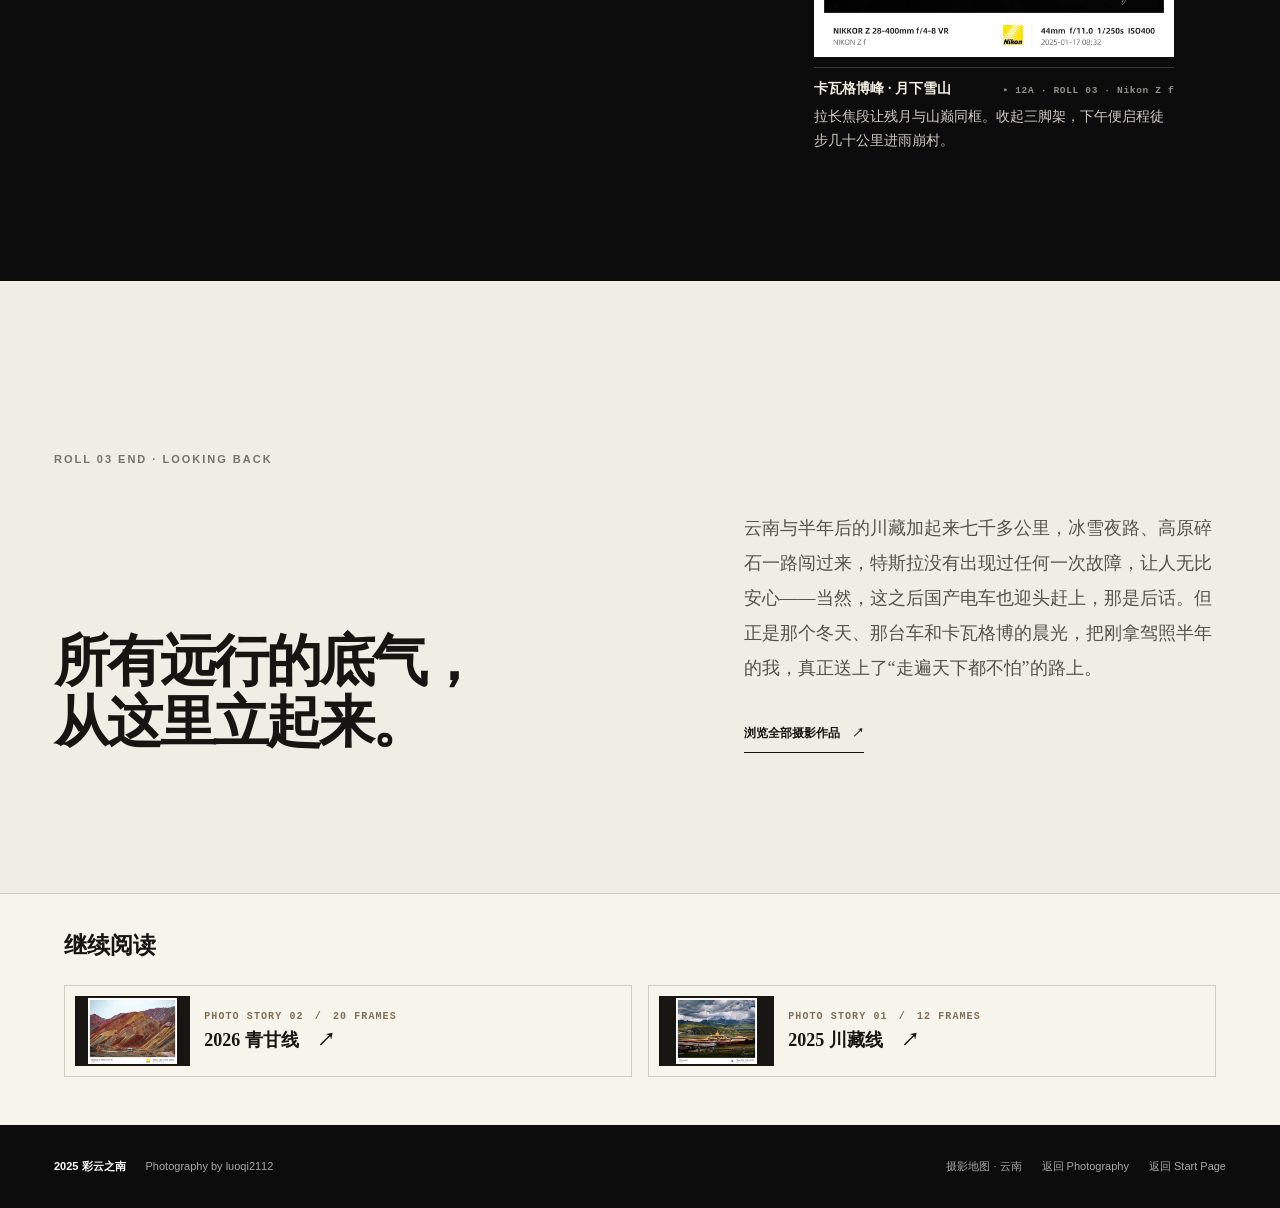
<file: photos/stories/2025-yunnan/index.html>
<!doctype html>
<html lang="zh-CN">
<head>
  <meta charset="utf-8" />
  <meta name="viewport" content="width=device-width, initial-scale=1" />
  <meta name="color-scheme" content="light dark" />
  <meta name="theme-color" content="#111916" />
  <meta name="description" content="2025 彩云之南摄影手记：拿驾照不到半年的冬天，初驾特斯拉 Model Y Performance 跨越两千三百公里。腾冲、滇西抗战纪念馆与卡瓦格博日照金山的十二帧底片。" />
  <link rel="icon" href="../../../favicon.ico?v=20261122-story-gb-roads" sizes="any" />
  <link rel="icon" href="../../../assets/site/favicon.svg?v=20261122-story-gb-roads" type="image/svg+xml" />
  <link rel="icon" href="../../../assets/site/favicon.png?v=20261122-story-gb-roads" type="image/png" sizes="64x64" />
  <link rel="apple-touch-icon" href="../../../assets/site/apple-touch-icon.png?v=20261122-story-gb-roads" />
  <title>2025 彩云之南 · 影像故事</title>
  <link rel="stylesheet" href="../../../photos-story.css?v=20261122-story-gb-roads" />
  <link rel="stylesheet" href="./story.css?v=20261122-story-gb-roads" />
</head>
<body data-story-id="yunnan-2025" class="yunnanStory">
  <header class="storyNav">
    <a class="storyNav__back" href="../../" aria-label="返回 Photography"><svg viewBox="0 0 24 24" aria-hidden="true"><path d="m15 18-6-6 6-6"></path></svg><span>Photography</span></a>
    <a class="storyNav__title" href="./"><b class="lifeCartouche">LUOQI · LIFE</b><strong>2025 彩云之南</strong><small>影像故事</small></a>
    <span class="storyNav__issue">Photo story 03</span>
  </header>
  <main>
    <section class="storyHero storyHero--plate" aria-labelledby="storyTitle">
      <div class="heroPlateGrid">
        <div class="storyHero__copy">
          <p class="storyKicker">YUNNAN · JANUARY 2025</p>
          <h1 id="storyTitle"><span>彩云</span><span>之南</span></h1>
          <p class="storyHero__dek">二十度的花城与零下的暗夜冰路，这是我大学自驾的第一程。</p>
          <p class="storyHero__dateline">KUNMING ⇄ FUXIAN LAKE · TENGCHONG · DEQIN KAWAGEBO / 2025.01</p>
        </div>
        <figure class="heroPlate__frame">
          <img src="../../../assets/photos/2025-yunnan/responsive/DSC_3273-1280.webp"
            srcset="../../../assets/photos/2025-yunnan/responsive/DSC_3273-640.webp 640w, ../../../assets/photos/2025-yunnan/responsive/DSC_3273-1280.webp 1280w, ../../../assets/photos/2025-yunnan/DSC_3273.webp 2560w"
            sizes="(max-width: 959px) calc(100vw - 48px), 55vw"
            width="2560"
            height="1884"
            alt="卡瓦格博峰 · 雪山、云与月"
            fetchpriority="high"
            decoding="async" />
          <figcaption><span>Cover Plate · 卡瓦格博峰 · 雪山、云与月</span><span>Archive Border Preserved</span></figcaption>
        </figure>
      </div>
    </section>
    <article class="storyArticle">
      <section class="storyIntro storyPaper" aria-labelledby="introTitle">
        <div class="storyIntro__label">
          <span>Editor's Dispatch</span><span>Issue 03 · 03 Chapters · 12 Frames</span>
        </div>
        <div class="storyIntro__body">
          <h2 id="introTitle">大学自驾的第一程，从二十度的花城，<br />开向暗夜里的雪山。</h2>
          <div class="storyIntro__copy">
            <p class="storyLead">这是我大学自驾旅行的第一段路。出发那年冬天，距离高考完的暑假拿到驾照，还刚不到半年。尽管自认开车还算有天赋，要一个人把方向盘握过两千多公里的西南山川，依然是一次让人手心冒汗的硬仗。</p>
            <p>以前只接触过油车、从没碰过电车，在查了大量资料之后，落地昆明还是坚定取了一辆租来的 2025 款特斯拉 Model Y Performance 全轮驱动版。第一天先跑了一趟抚仙湖试车再折返昆明，随后才真正向西进腾冲、沿怒江北上闯进梅里雪山脚下的冰雪夜路。那时还没有无人机，相机也刚上手不久，这十二张照片，记录的是所有远行真正立起来的地方。</p>
          </div>
        </div>
        <dl class="storyFacts">
          <div><dt>Date</dt><dd>2025.01.13 — 01.23（11 天）</dd></div>
          <div><dt>Vehicle</dt><dd>2025 Tesla Model Y Performance 全轮驱动版</dd></div>
          <div><dt>Gear</dt><dd>Nikon Z f</dd></div>
          <div><dt>Frames</dt><dd>12</dd></div>
          <div><dt>Route</dt><dd>昆明 ⇄ 抚仙湖试车 → 腾冲 → 沿怒江北上德钦 · 卡瓦格博 → 丽江 · 大理 → 昆明（约 2,315 km）</dd></div>
        </dl>
      </section>
      <section id="tengchong" class="storyChapter storyPaper" data-nav-title="腾冲" aria-labelledby="tengchongTitle">
        <header class="storyChapter__heading storyChapter__heading--editorial">
          <span class="storyChapter__number">01</span>
          <div><p class="storyKicker">TENGCHONG · JANUARY 15</p><h2 id="tengchongTitle">二十度的暖冬边城</h2></div>
          <p class="storyChapter__deck">北方还是严冬的一月，腾冲却暖得像春天；在奔赴雪山之前，古镇、温泉与青苔给了远行者最松弛的一天。</p>
        </header>
        <div class="lifeHeroPlate">
          <div class="lifeHeroPlate__top">
            <figure class="storyFigure storyFigure--framed" id="frame-01">
              <a href="../../?photo=DSC_2953" aria-label="在灯箱中查看：腾冲热海温泉 · 岩石间的流水">
                <img src="../../../assets/photos/2025-yunnan/responsive/DSC_2953-1280.webp"
                  srcset="../../../assets/photos/2025-yunnan/responsive/DSC_2953-640.webp 640w, ../../../assets/photos/2025-yunnan/responsive/DSC_2953-1280.webp 1280w, ../../../assets/photos/2025-yunnan/DSC_2953.webp 2560w"
                  sizes="(max-width: 959px) calc(100vw - 48px), 46vw"
                  width="2560"
                  height="1884"
                  alt="腾冲热海温泉 · 岩石间的流水"
                  loading="lazy"
                  decoding="async" />
              </a>
              <figcaption class="lifeCaption">
                <div class="lifeCaption__head">
                  <strong class="lifeCaption__title">腾冲热海温泉 · 岩石间的流水</strong>
                  <time class="lifeCaption__meta" datetime="2025-01-15T09:30">2025.01.15 09:30</time>
                </div>
                <p class="lifeCaption__note">清晨九点半，热气裹着水声从火山岩缝间冲下来，放慢快门把水流拉成柔白的丝。</p>
              </figcaption>
            </figure>
            <div class="lifeHeroPlate__prose">
              <p>离开北方寒风落进滇西，最先接住人的是腾冲二十度上下的晴朗暖意——不冷不热，风里带着青草气，实在配得上花城的名声。一早看热海的温泉水从深色火山岩间轰鸣涌下，下午逛进和顺古镇的安静巷陌，艾思奇纪念馆门口那架覆满青苔的大水车不知疲倦地缓缓转动，连躲在花叶后面的猫都不紧不慢的。</p>
            </div>
          </div>
          <div class="storyDiptych">
            <figure class="storyFigure storyFigure--framed" id="frame-04">
              <a href="../../?photo=DSC_2990" aria-label="在灯箱中查看：和顺古镇 · 屋檐">
                <img src="../../../assets/photos/2025-yunnan/responsive/DSC_2990-1280.webp"
                  srcset="../../../assets/photos/2025-yunnan/responsive/DSC_2990-640.webp 640w, ../../../assets/photos/2025-yunnan/responsive/DSC_2990-1280.webp 1280w, ../../../assets/photos/2025-yunnan/DSC_2990.webp 2560w"
                  sizes="(max-width: 959px) calc(100vw - 48px), 46vw"
                  width="2560"
                  height="1884"
                  alt="和顺古镇 · 屋檐"
                  loading="lazy"
                  decoding="async" />
              </a>
              <figcaption class="lifeCaption">
                <div class="lifeCaption__head">
                  <strong class="lifeCaption__title">和顺古镇 · 屋檐</strong>
                  <time class="lifeCaption__meta" datetime="2025-01-15T14:16">2025.01.15 14:16</time>
                </div>
                <p class="lifeCaption__note">层层叠叠的青瓦飞檐，把午后的光线收得很安静。</p>
              </figcaption>
            </figure>
            <figure class="storyFigure storyFigure--framed" id="frame-07">
              <a href="../../?photo=DSC_3017" aria-label="在灯箱中查看：和顺古镇的猫咪">
                <img src="../../../assets/photos/2025-yunnan/responsive/DSC_3017-1280.webp"
                  srcset="../../../assets/photos/2025-yunnan/responsive/DSC_3017-640.webp 640w, ../../../assets/photos/2025-yunnan/responsive/DSC_3017-1280.webp 1280w, ../../../assets/photos/2025-yunnan/DSC_3017.webp 2560w"
                  sizes="(max-width: 959px) calc(100vw - 48px), 46vw"
                  width="2560"
                  height="1884"
                  alt="和顺古镇的猫咪"
                  loading="lazy"
                  decoding="async" />
              </a>
              <figcaption class="lifeCaption">
                <div class="lifeCaption__head">
                  <strong class="lifeCaption__title">和顺古镇的猫咪</strong>
                  <time class="lifeCaption__meta" datetime="2025-01-15T15:22">2025.01.15 15:22</time>
                </div>
                <p class="lifeCaption__note">躲在叶片后面盯了镜头好一会儿也没挪窝，一副才是古镇原住民的神态。</p>
              </figcaption>
            </figure>
          </div>
          <div class="lifeContact lifeContact--4">
            <div class="contactSprockets">
              <span>CONTACT SHEET · HESHUN &amp; WATERWHEEL DETAILS</span>
              <span>4 PORTRAIT FRAMES · JANUARY 15</span>
            </div>
            <figure class="storyFigure storyFigure--framed" id="frame-02">
              <a href="../../?photo=DSC_2986" aria-label="在灯箱中查看：和顺古镇 · 花枝与飞檐">
                <img src="../../../assets/photos/2025-yunnan/responsive/DSC_2986-1280.webp"
                  srcset="../../../assets/photos/2025-yunnan/responsive/DSC_2986-640.webp 640w, ../../../assets/photos/2025-yunnan/responsive/DSC_2986-1280.webp 1280w, ../../../assets/photos/2025-yunnan/DSC_2986.webp 2120w"
                  sizes="(max-width: 959px) calc(100vw - 48px), 46vw"
                  width="2120"
                  height="3320"
                  alt="和顺古镇 · 花枝与飞檐"
                  loading="lazy"
                  decoding="async" />
              </a>
              <figcaption class="lifeCaption">
                <div class="lifeCaption__head">
                  <strong class="lifeCaption__title">和顺古镇 · 花枝与飞檐</strong>
                  <time class="lifeCaption__meta" datetime="2025-01-15T14:13">2025.01.15 14:13</time>
                </div>
                <p class="lifeCaption__note">一月的花还在檐角盛开，不冷不热的风吹过老屋脊，这才是花城该有的冬天。</p>
              </figcaption>
            </figure>
            <figure class="storyFigure storyFigure--framed" id="frame-03">
              <a href="../../?photo=DSC_2987" aria-label="在灯箱中查看：和顺古镇 · 檐下花枝">
                <img src="../../../assets/photos/2025-yunnan/responsive/DSC_2987-1280.webp"
                  srcset="../../../assets/photos/2025-yunnan/responsive/DSC_2987-640.webp 640w, ../../../assets/photos/2025-yunnan/responsive/DSC_2987-1280.webp 1280w, ../../../assets/photos/2025-yunnan/DSC_2987.webp 2120w"
                  sizes="(max-width: 959px) calc(100vw - 48px), 46vw"
                  width="2120"
                  height="3320"
                  alt="和顺古镇 · 檐下花枝"
                  loading="lazy"
                  decoding="async" />
              </a>
              <figcaption class="lifeCaption">
                <div class="lifeCaption__head">
                  <strong class="lifeCaption__title">和顺古镇 · 檐下花枝</strong>
                  <time class="lifeCaption__meta" datetime="2025-01-15T14:13">2025.01.15 14:13</time>
                </div>
                <p class="lifeCaption__note">把焦段推进到 160mm，下午两点的斜阳正好落在花瓣与木雕梁枋之间。</p>
              </figcaption>
            </figure>
            <figure class="storyFigure storyFigure--framed" id="frame-05">
              <a href="../../?photo=DSC_2992" aria-label="在灯箱中查看：艾思奇纪念馆门口 · 大水车">
                <img src="../../../assets/photos/2025-yunnan/responsive/DSC_2992-1280.webp"
                  srcset="../../../assets/photos/2025-yunnan/responsive/DSC_2992-640.webp 640w, ../../../assets/photos/2025-yunnan/responsive/DSC_2992-1280.webp 1280w, ../../../assets/photos/2025-yunnan/DSC_2992.webp 2120w"
                  sizes="(max-width: 959px) calc(100vw - 48px), 46vw"
                  width="2120"
                  height="3320"
                  alt="艾思奇纪念馆门口 · 大水车"
                  loading="lazy"
                  decoding="async" />
              </a>
              <figcaption class="lifeCaption">
                <div class="lifeCaption__head">
                  <strong class="lifeCaption__title">艾思奇纪念馆门口 · 大水车</strong>
                  <time class="lifeCaption__meta" datetime="2025-01-15T14:33">2025.01.15 14:33</time>
                </div>
                <p class="lifeCaption__note">木质轮辐上裹着厚实温润的青苔，水声一阵阵落在青石板上。</p>
              </figcaption>
            </figure>
            <figure class="storyFigure storyFigure--framed" id="frame-06">
              <a href="../../?photo=DSC_3005" aria-label="在灯箱中查看：艾思奇纪念馆门口 · 水车上的流水与青苔">
                <img src="../../../assets/photos/2025-yunnan/responsive/DSC_3005-1280.webp"
                  srcset="../../../assets/photos/2025-yunnan/responsive/DSC_3005-640.webp 640w, ../../../assets/photos/2025-yunnan/responsive/DSC_3005-1280.webp 1280w, ../../../assets/photos/2025-yunnan/DSC_3005.webp 2120w"
                  sizes="(max-width: 959px) calc(100vw - 48px), 46vw"
                  width="2120"
                  height="3320"
                  alt="艾思奇纪念馆门口 · 水车上的流水与青苔"
                  loading="lazy"
                  decoding="async" />
              </a>
              <figcaption class="lifeCaption">
                <div class="lifeCaption__head">
                  <strong class="lifeCaption__title">艾思奇纪念馆门口 · 水车上的流水与青苔</strong>
                  <time class="lifeCaption__meta" datetime="2025-01-15T14:39">2025.01.15 14:39</time>
                </div>
                <p class="lifeCaption__note">推到 230mm 长焦特写水滴与绿苔，时间像是跟着水车一起慢了下来。</p>
              </figcaption>
            </figure>
          </div>
        </div>
      </section>
      <section id="memorial" class="storyChapter storyChapter--quiet" data-nav-title="滇西抗战纪念馆" aria-labelledby="memorialTitle">
        <header class="storyChapter__heading storyChapter__heading--editorial">
          <span class="storyChapter__number">02</span>
          <div><p class="storyKicker">WESTERN YUNNAN WAR OF RESISTANCE MEMORIAL · JAN 15</p><h2 id="memorialTitle">十万青年十万军</h2></div>
          <p class="storyChapter__deck">整章只留一幅竖框画面。在奔赴雪山前夕，停步致敬八十年前的山河岁月。</p>
        </header>
        <div class="lifeHeroPlate">
          <div class="lifeQuiet">
            <div class="lifeQuiet__mount">
              <figure class="storyFigure storyFigure--framed" id="frame-08">
                <a href="../../?photo=DSC_3020" aria-label="在灯箱中查看：滇西抗战纪念馆 · 雕像与鲜花">
                  <img src="../../../assets/photos/2025-yunnan/responsive/DSC_3020-1280.webp"
                    srcset="../../../assets/photos/2025-yunnan/responsive/DSC_3020-640.webp 640w, ../../../assets/photos/2025-yunnan/responsive/DSC_3020-1280.webp 1280w, ../../../assets/photos/2025-yunnan/DSC_3020.webp 2120w"
                    sizes="(max-width: 959px) calc(100vw - 48px), 46vw"
                    width="2120"
                    height="3320"
                    alt="滇西抗战纪念馆 · 雕像与鲜花"
                    loading="lazy"
                    decoding="async" />
                </a>
                <figcaption class="lifeCaption">
                  <div class="lifeCaption__head">
                    <strong class="lifeCaption__title">滇西抗战纪念馆 · 雕像与鲜花</strong>
                    <time class="lifeCaption__meta" datetime="2025-01-15T17:05">2025.01.15 17:05</time>
                  </div>
                  <p class="lifeCaption__note">傍晚五点，树影安静覆在雕像与鲜花上。向八十年前挺身而出的十万青年致敬。</p>
                </figcaption>
              </figure>
            </div>
            <div class="lifeQuiet__prose">
              <p>一直非常热爱历史，书本和纪录片里的文字也看过许多，但真正迈进滇西抗战纪念馆、站在实打实的遗物与名字面前，那种劈面而来的震撼，隔着屏幕永远感受不到。</p>
              <p>“一寸山河一寸血，十万青年十万军。”从昆明的西南联大旧址一路走到腾冲的国殇墓园与纪念馆，站在这片土地上才真正明白，和平从来不是理所当然的馈赠。</p>
              <blockquote class="lifeQuote">书里读过无数遍的历史，真正走到这片土地上，震撼依然铺天盖地。</blockquote>
            </div>
          </div>
        </div>
      </section>
      <section id="kawagebo" class="storySpread storySpread--dark" data-nav-title="卡瓦格博" aria-labelledby="kawageboTitle">
        <header class="storyChapter__heading storyChapter__heading--editorial">
          <span class="storyChapter__number">03</span>
          <div><p class="storyKicker">KAWAGEBO · JANUARY 16–17</p><h2 id="kawageboTitle">暗夜冰路之后，热泪盈眶的日照金山</h2></div>
          <p class="storyChapter__deck">先急坠入 G219 怒江峡谷，再天黑摸进无护栏无灯火的结冰破败省道——只为清晨这一刻金光。</p>
        </header>
        <div class="lifeHeroPlate">
          <div class="lifeSplit">
            <div class="lifeSplit__prose">
              <p class="storyDropcap">卡瓦格博，才是这趟云南之行我最魂牵梦萦的终点。来之前，1991 年中日联合登山队遇难的纪录片我已翻来覆去看过好几遍，对这座至今未被人类登顶的神山，心里装着沉甸甸的敬意。</p>
              <p>可抵达它的路，几乎耗尽了新手司机全部的胆量。离开腾冲，海拔先是急速下坠跌到 G219 旁的怒江，再沿着江水一路北上，拐进翻越梅里外围群山的省道时，天已经彻底黑透。那是一条狭窄陡峭到让人窒息的破烂山路——没有护栏、没有一盏路灯、连一辆错车都没有，背阴弯道上还铺着暗冰和积雪。拿驾照刚不到半年的我，硬是顶着心跳如鼓一寸寸把车摸进了德钦。</p>
              <blockquote class="lifeQuote">穿过没有护栏与灯火的暗夜冰路，等来毫无遮挡的日照金山——那一刻，热泪盈眶。</blockquote>
            </div>
            <div class="lifeSplit__stack">
              <figure class="storyFigure storyFigure--framed" id="frame-09">
                <a href="../../?photo=DSC_3233" aria-label="在灯箱中查看：卡瓦格博峰 · 晨光照亮雪山">
                  <img src="../../../assets/photos/2025-yunnan/responsive/DSC_3233-1280.webp"
                    srcset="../../../assets/photos/2025-yunnan/responsive/DSC_3233-640.webp 640w, ../../../assets/photos/2025-yunnan/responsive/DSC_3233-1280.webp 1280w, ../../../assets/photos/2025-yunnan/DSC_3233.webp 2560w"
                    sizes="(max-width: 959px) calc(100vw - 48px), 46vw"
                    width="2560"
                    height="1884"
                    alt="卡瓦格博峰 · 晨光照亮雪山"
                    loading="lazy"
                    decoding="async" />
                </a>
                <figcaption class="lifeCaption">
                  <div class="lifeCaption__head">
                    <strong class="lifeCaption__title">卡瓦格博峰 · 晨光照亮雪山</strong>
                    <time class="lifeCaption__meta" datetime="2025-01-17T08:23">2025.01.17 08:23</time>
                  </div>
                  <p class="lifeCaption__note">08:23，第一缕金光劈中主峰的那一秒，兴奋得手都在抖，连 ISO 6400 都顾不上调，只管拼命按快门。</p>
                </figcaption>
              </figure>
              <figure class="storyFigure storyFigure--framed" id="frame-11" data-quintessence>
                <a href="../../?photo=DSC_3273" aria-label="在灯箱中查看：卡瓦格博峰 · 雪山、云与月">
                  <img src="../../../assets/photos/2025-yunnan/responsive/DSC_3273-1280.webp"
                    srcset="../../../assets/photos/2025-yunnan/responsive/DSC_3273-640.webp 640w, ../../../assets/photos/2025-yunnan/responsive/DSC_3273-1280.webp 1280w, ../../../assets/photos/2025-yunnan/DSC_3273.webp 2560w"
                    sizes="(max-width: 959px) calc(100vw - 48px), 46vw"
                    width="2560"
                    height="1884"
                    alt="卡瓦格博峰 · 雪山、云与月"
                    loading="lazy"
                    decoding="async" />
                </a>
                <figcaption class="lifeCaption">
                  <div class="lifeCaption__head">
                    <strong class="lifeCaption__title">卡瓦格博峰 · 雪山、云与月</strong>
                    <time class="lifeCaption__meta" datetime="2025-01-17T08:32">2025.01.17 08:32</time>
                  </div>
                  <p class="lifeCaption__note">晨光铺满整片梅里山脊，一轮浅白的残月还悬在山尖上不肯退场——人生第一张雪山，毫无遮挡地站到了面前。</p>
                </figcaption>
              </figure>
            </div>
          </div>
          <div class="lifeAsym">
            <figure class="storyFigure storyFigure--framed" id="frame-10">
              <a href="../../?photo=DSC_3265" aria-label="在灯箱中查看：卡瓦格博峰 · 黑白山影">
                <img src="../../../assets/photos/2025-yunnan/responsive/DSC_3265-1280.webp"
                  srcset="../../../assets/photos/2025-yunnan/responsive/DSC_3265-640.webp 640w, ../../../assets/photos/2025-yunnan/responsive/DSC_3265-1280.webp 1280w, ../../../assets/photos/2025-yunnan/DSC_3265.webp 2560w"
                  sizes="(max-width: 959px) calc(100vw - 48px), 46vw"
                  width="2560"
                  height="1884"
                  alt="卡瓦格博峰 · 黑白山影"
                  loading="lazy"
                  decoding="async" />
              </a>
              <figcaption class="lifeCaption">
                <div class="lifeCaption__head">
                  <strong class="lifeCaption__title">卡瓦格博峰 · 黑白山影</strong>
                  <time class="lifeCaption__meta" datetime="2025-01-17T08:30">2025.01.17 08:30</time>
                </div>
                <p class="lifeCaption__note">抽掉色彩之后，卡瓦格博只剩下刀削般的山脊、积雪与阴影，显出神山原本的冷峻与威严。</p>
              </figcaption>
            </figure>
            <div class="lifeAsym__side">
              <div class="lifeAsym__prose">
                <p>第二天摸黑在观景台支好三脚架时，这是我人生第一次拍雪山，手头没有无人机，相机操作也还生疏。好在命运给了这场孤勇最慷慨的回应——云雾散尽、没有一丝遮挡的日照金山就在眼前轰然点燃。拍完这一组，当天下午便背起包徒步几十公里扎进了雨崩村——那又是另一场硬仗。</p>
              </div>
              <div class="lifeAsym__portrait">
                <figure class="storyFigure storyFigure--framed" id="frame-12">
                  <a href="../../?photo=DSC_3276" aria-label="在灯箱中查看：卡瓦格博峰 · 月下雪山">
                    <img src="../../../assets/photos/2025-yunnan/responsive/DSC_3276-1280.webp"
                      srcset="../../../assets/photos/2025-yunnan/responsive/DSC_3276-640.webp 640w, ../../../assets/photos/2025-yunnan/responsive/DSC_3276-1280.webp 1280w, ../../../assets/photos/2025-yunnan/DSC_3276.webp 2120w"
                      sizes="(max-width: 959px) calc(100vw - 48px), 46vw"
                      width="2120"
                      height="3320"
                      alt="卡瓦格博峰 · 月下雪山"
                      loading="lazy"
                      decoding="async" />
                  </a>
                  <figcaption class="lifeCaption">
                    <div class="lifeCaption__head">
                      <strong class="lifeCaption__title">卡瓦格博峰 · 月下雪山</strong>
                      <time class="lifeCaption__meta" datetime="2025-01-17T08:32">2025.01.17 08:32</time>
                    </div>
                    <p class="lifeCaption__note">拉长焦段让残月与山巅同框。收起三脚架，下午便启程徒步几十公里进雨崩村。</p>
                  </figcaption>
                </figure>
              </div>
            </div>
          </div>
        </div>
      </section>
      <section class="storyAfterword storyPaper">
        <p class="storyKicker storyKicker--dark">ROLL 03 END · LOOKING BACK</p>
        <h2>所有远行的底气，<br />从这里立起来。</h2>
        <div class="storyAfterword__copy">
          <p>云南与半年后的川藏加起来七千多公里，冰雪夜路、高原碎石一路闯过来，特斯拉没有出现过任何一次故障，让人无比安心——当然，这之后国产电车也迎头赶上，那是后话。但正是那个冬天、那台车和卡瓦格博的晨光，把刚拿驾照半年的我，真正送上了“走遍天下都不怕”的路上。</p>
          <a href="../../#gallery">浏览全部摄影作品 <span aria-hidden="true">↗</span></a>
        </div>
      </section>
    </article>
  </main>
  <footer class="storyFooter"><div><strong>2025 彩云之南</strong><span>Photography by luoqi2112</span></div><div class="storyFooter__links"><a href="../../?region=yunnan#atlas">摄影地图 · 云南</a><a href="../../">返回 Photography</a><a href="../../../">返回 Start Page</a></div></footer>
  <script type="module" src="../../../scripts/photos-story.js?v=20261122-story-gb-roads"></script>
</body>
</html>
</file>
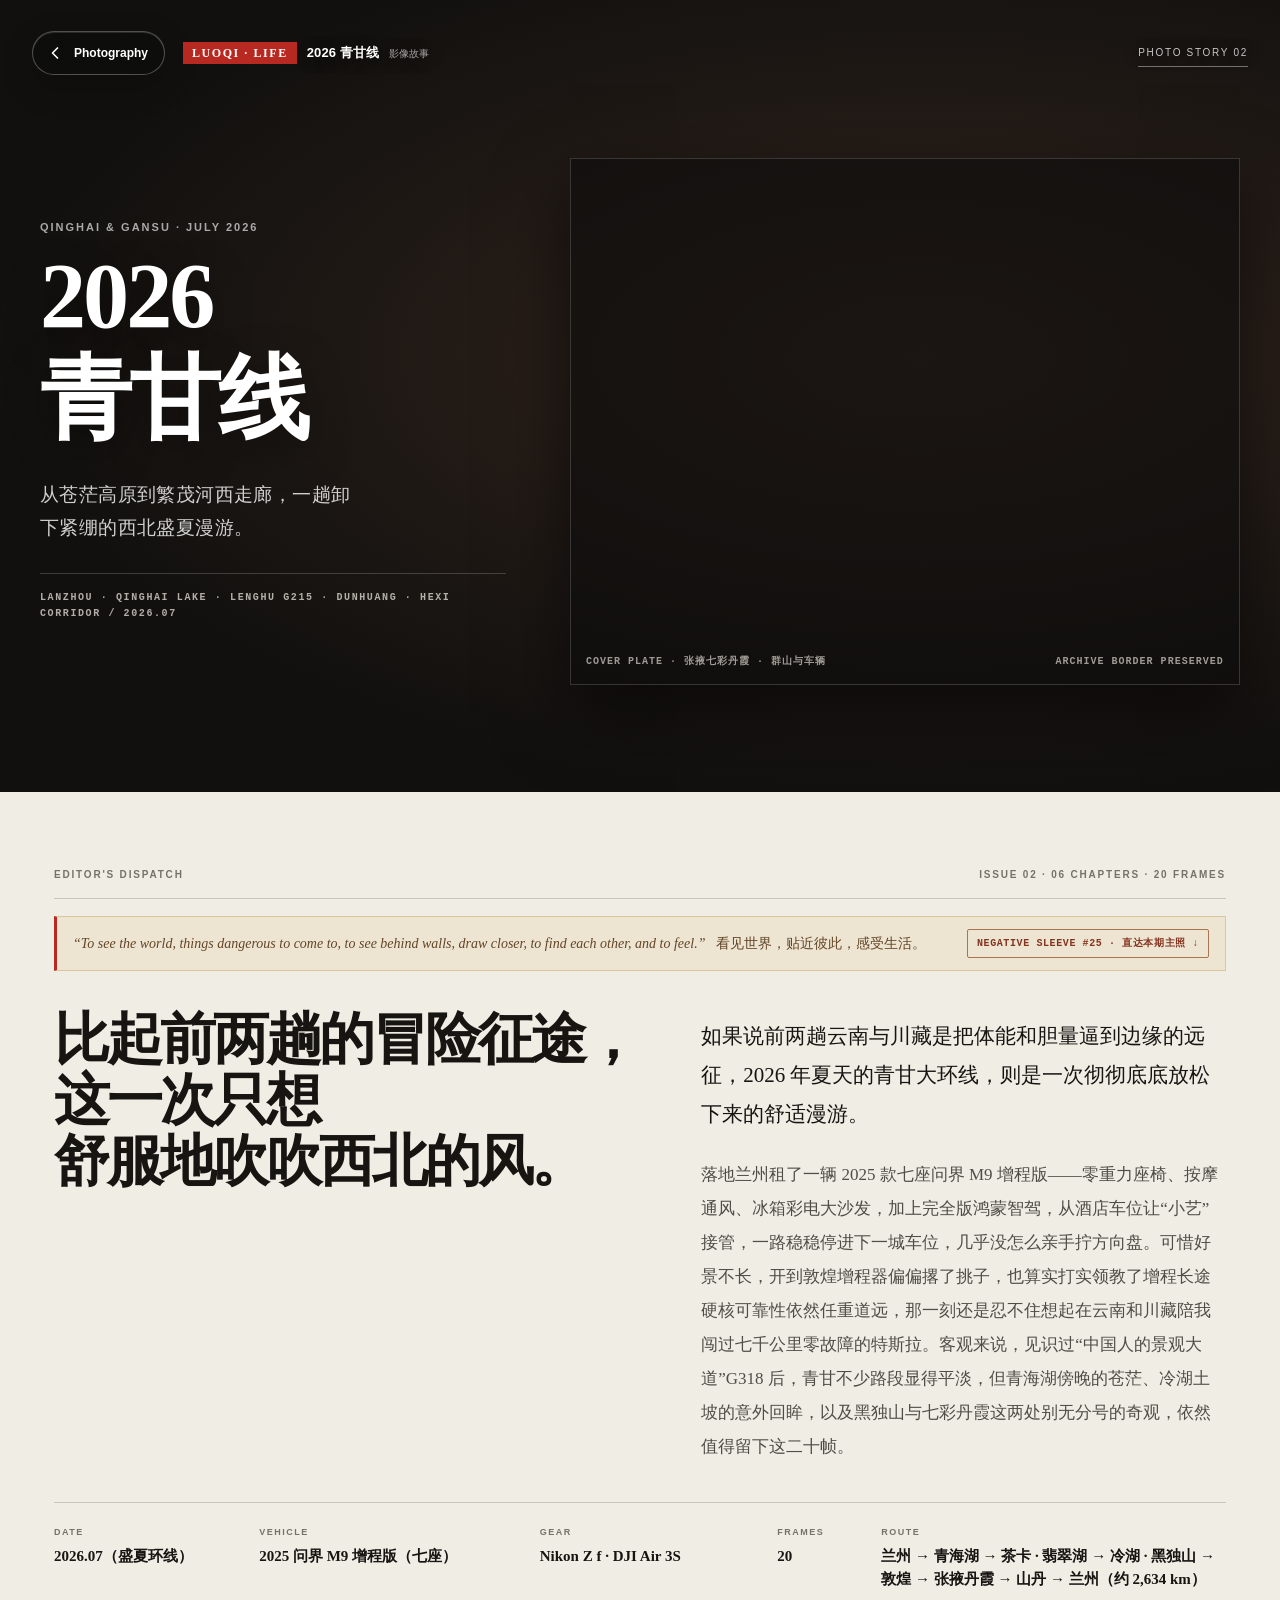
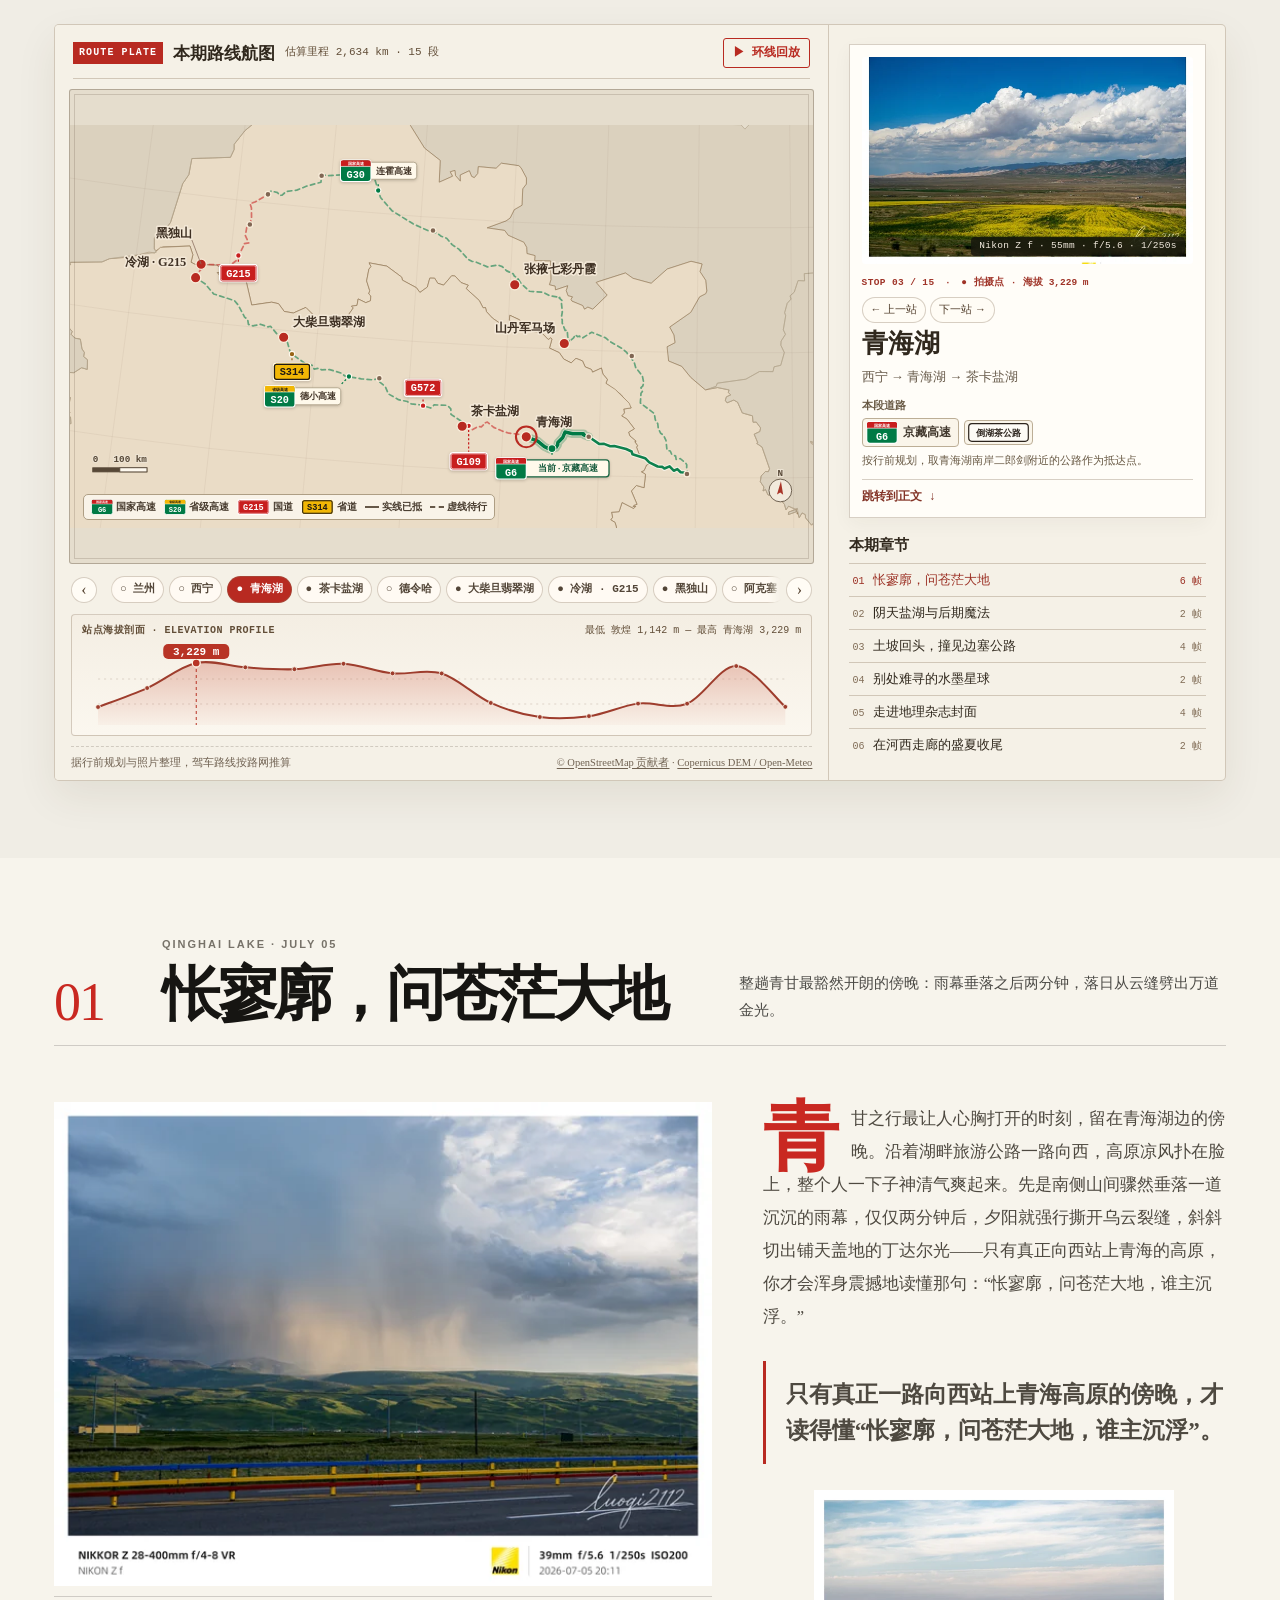
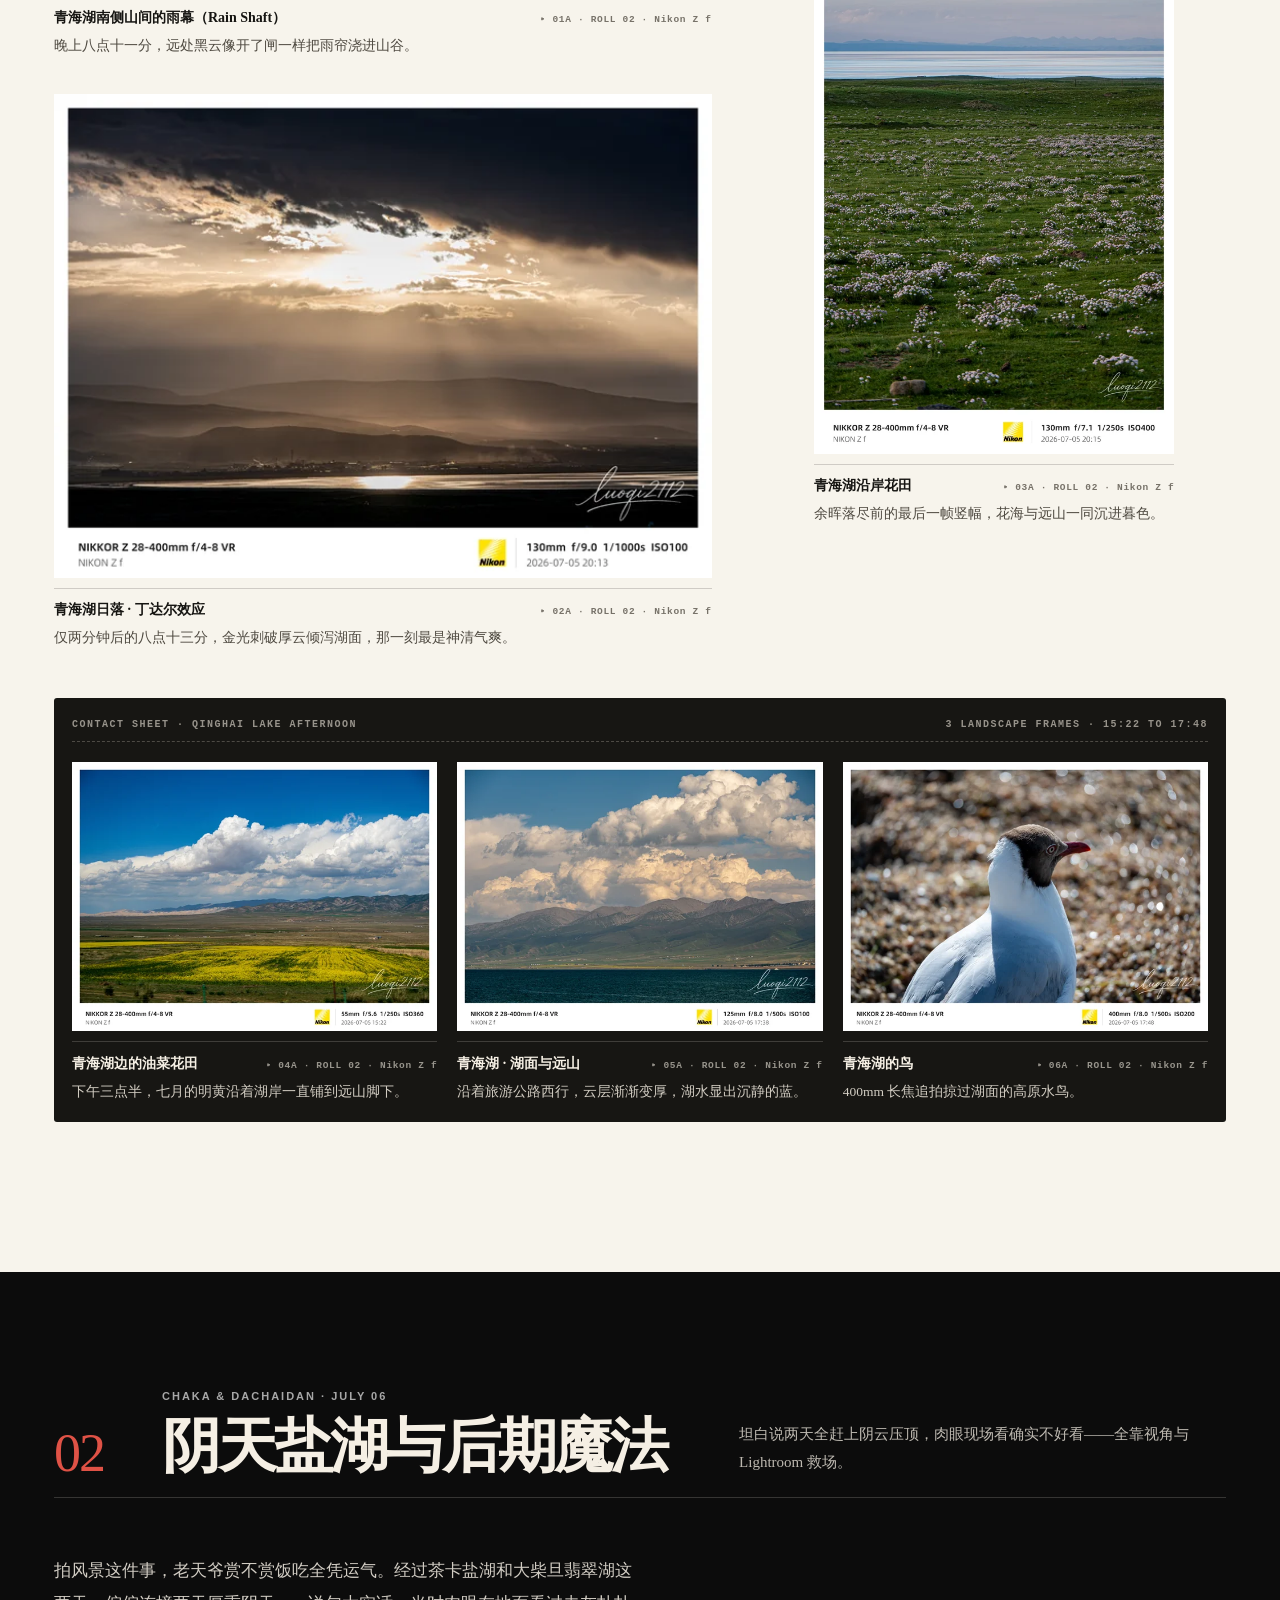
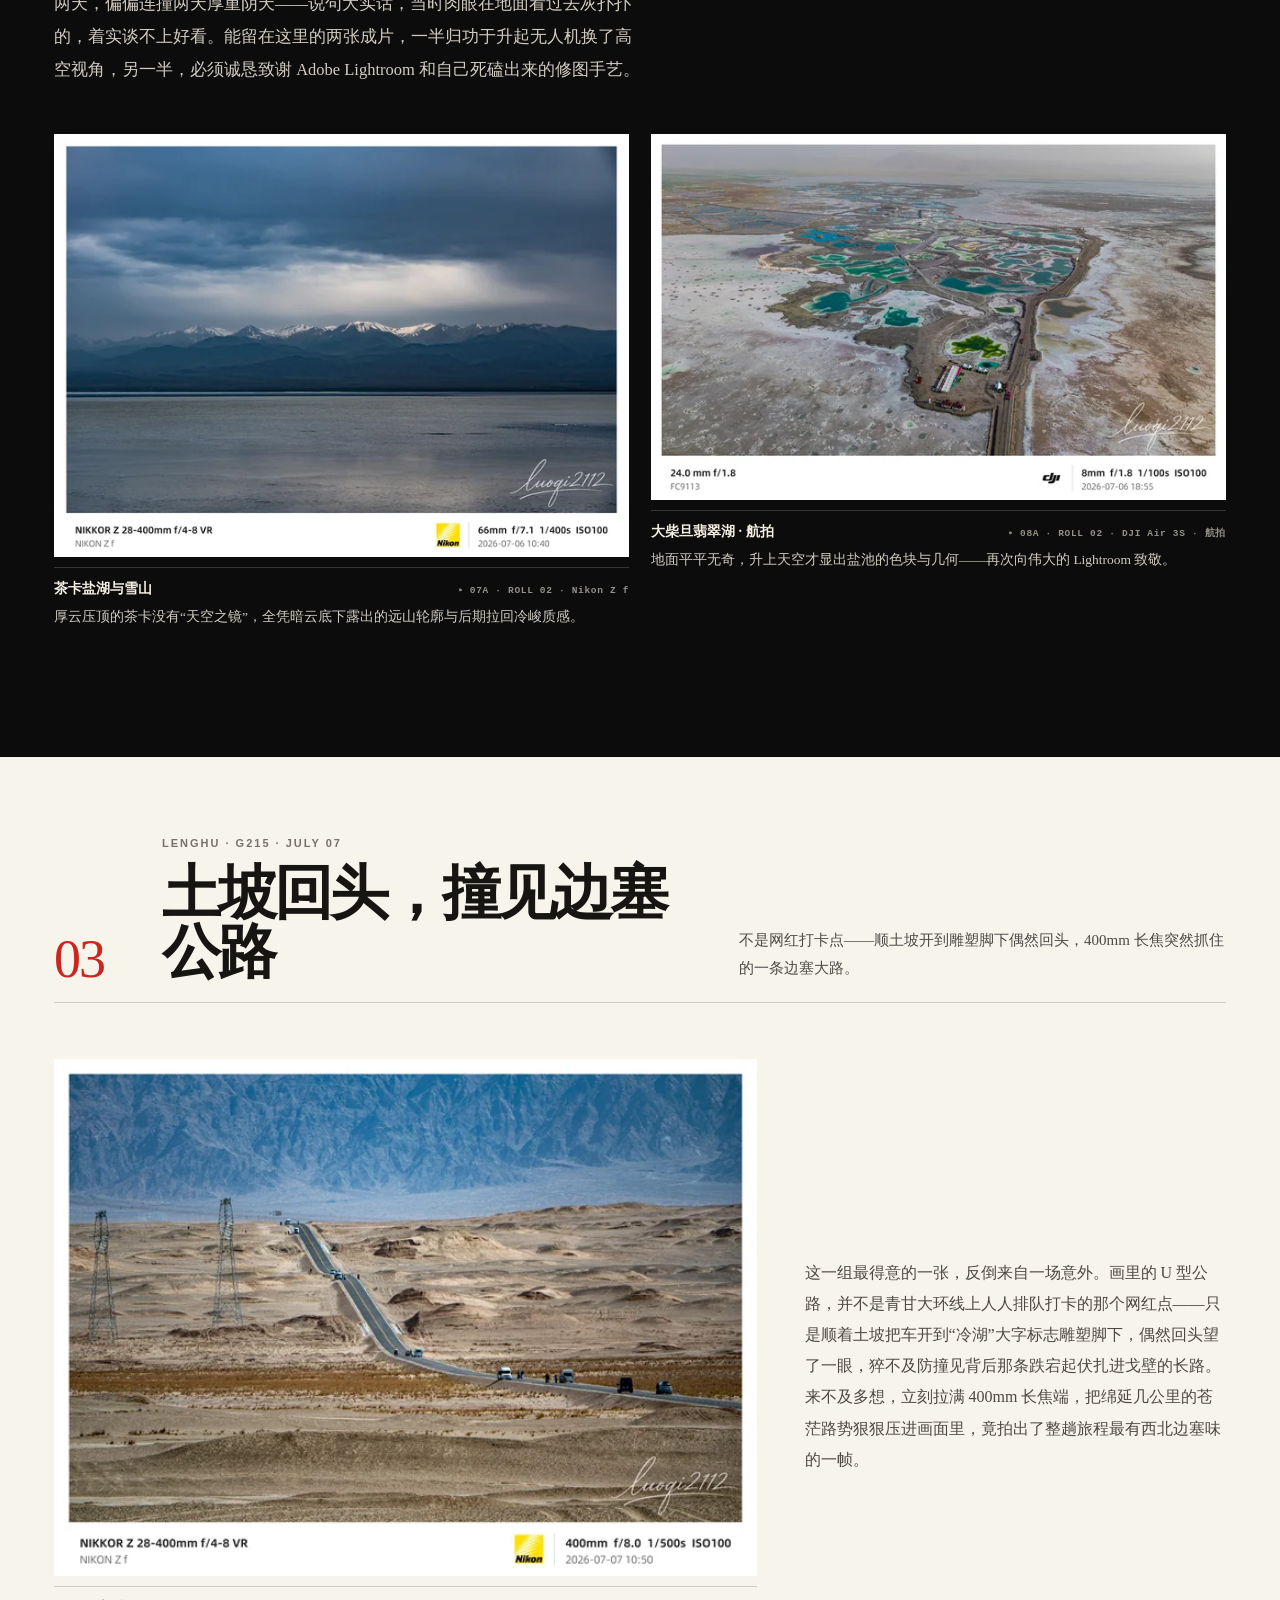
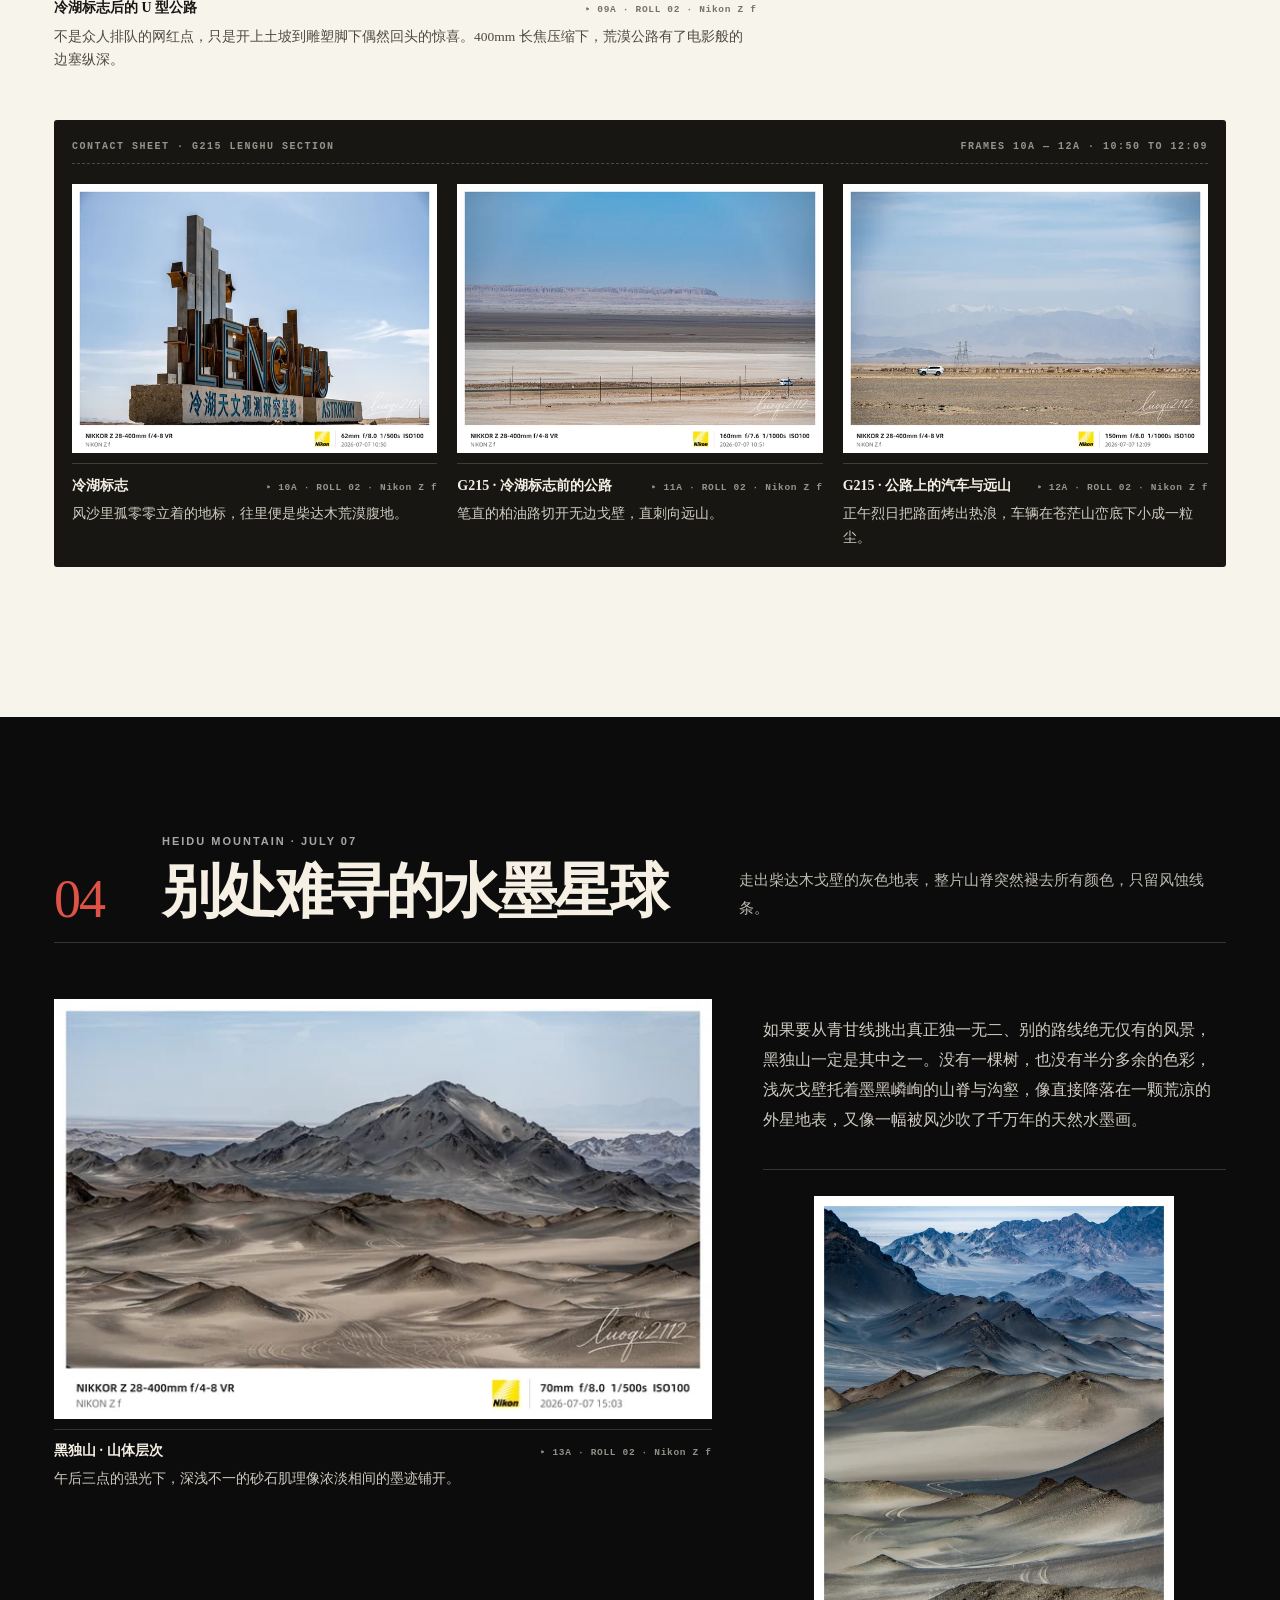
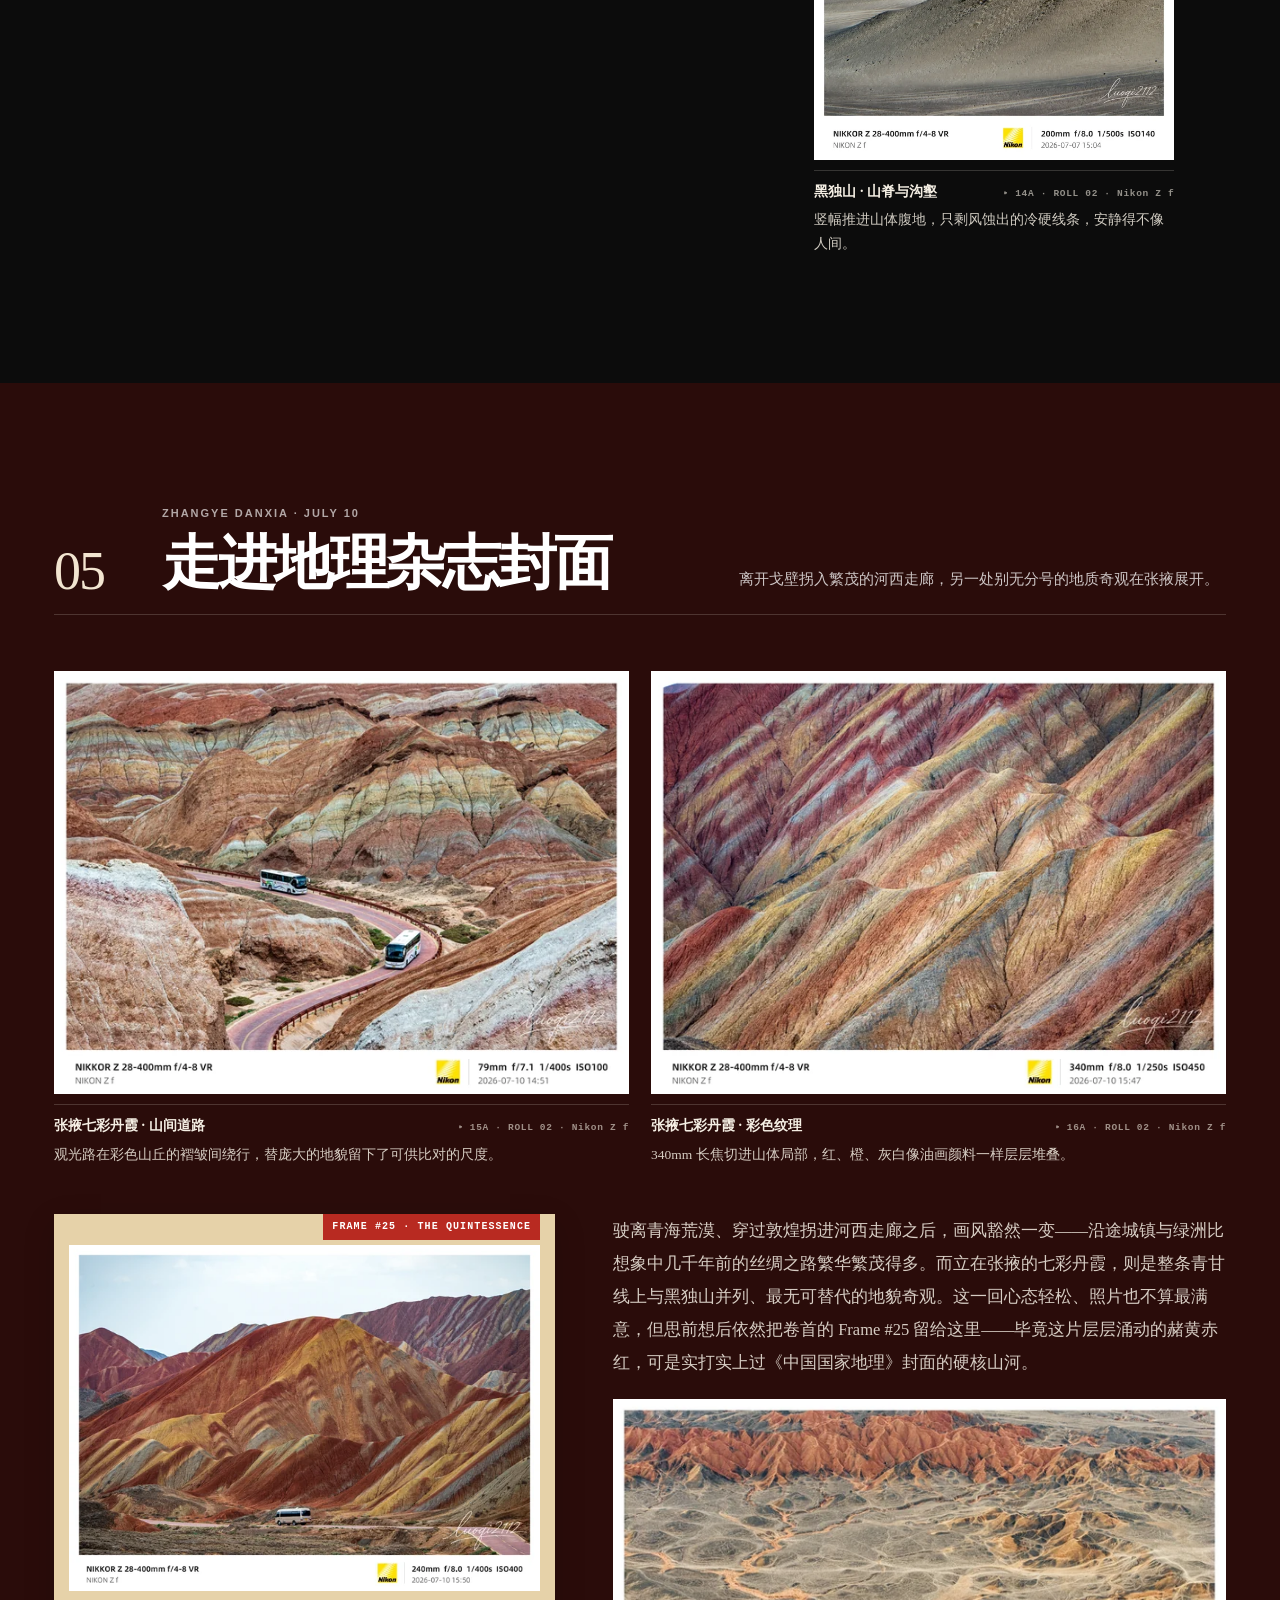
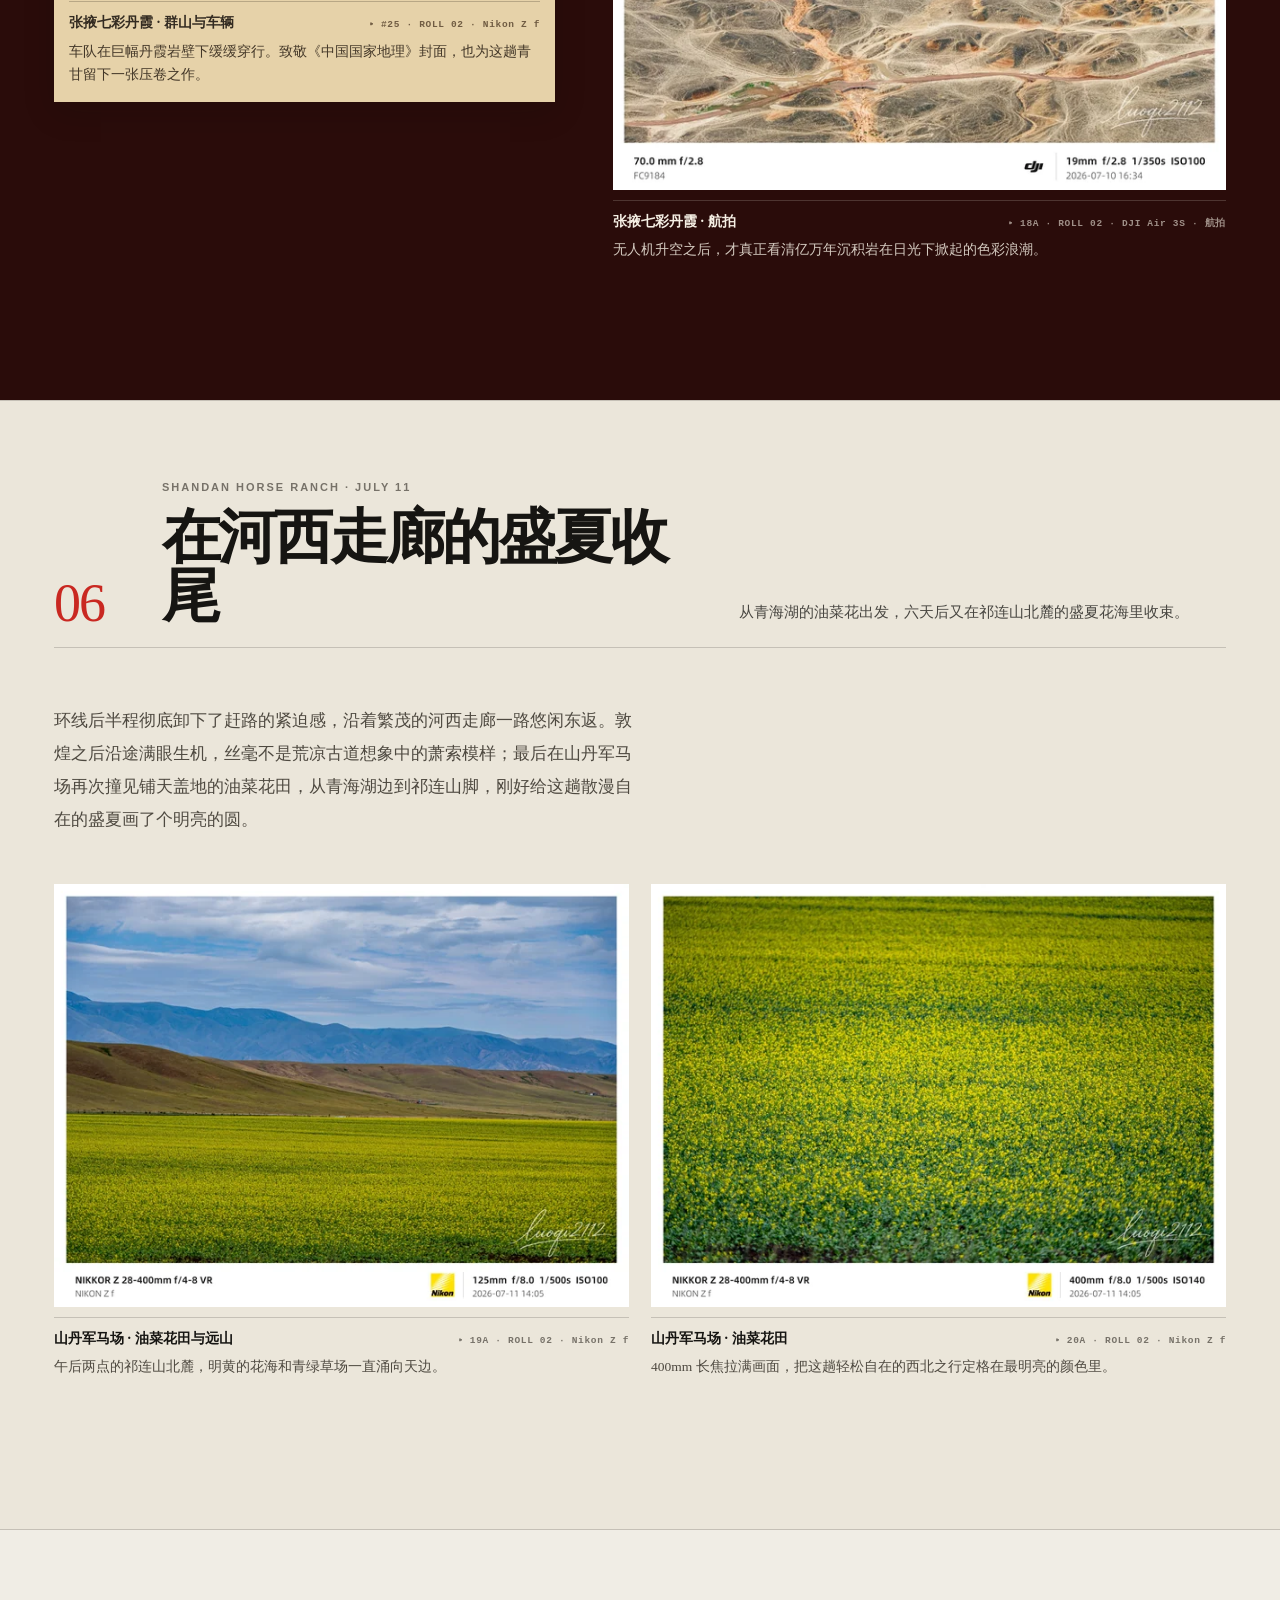
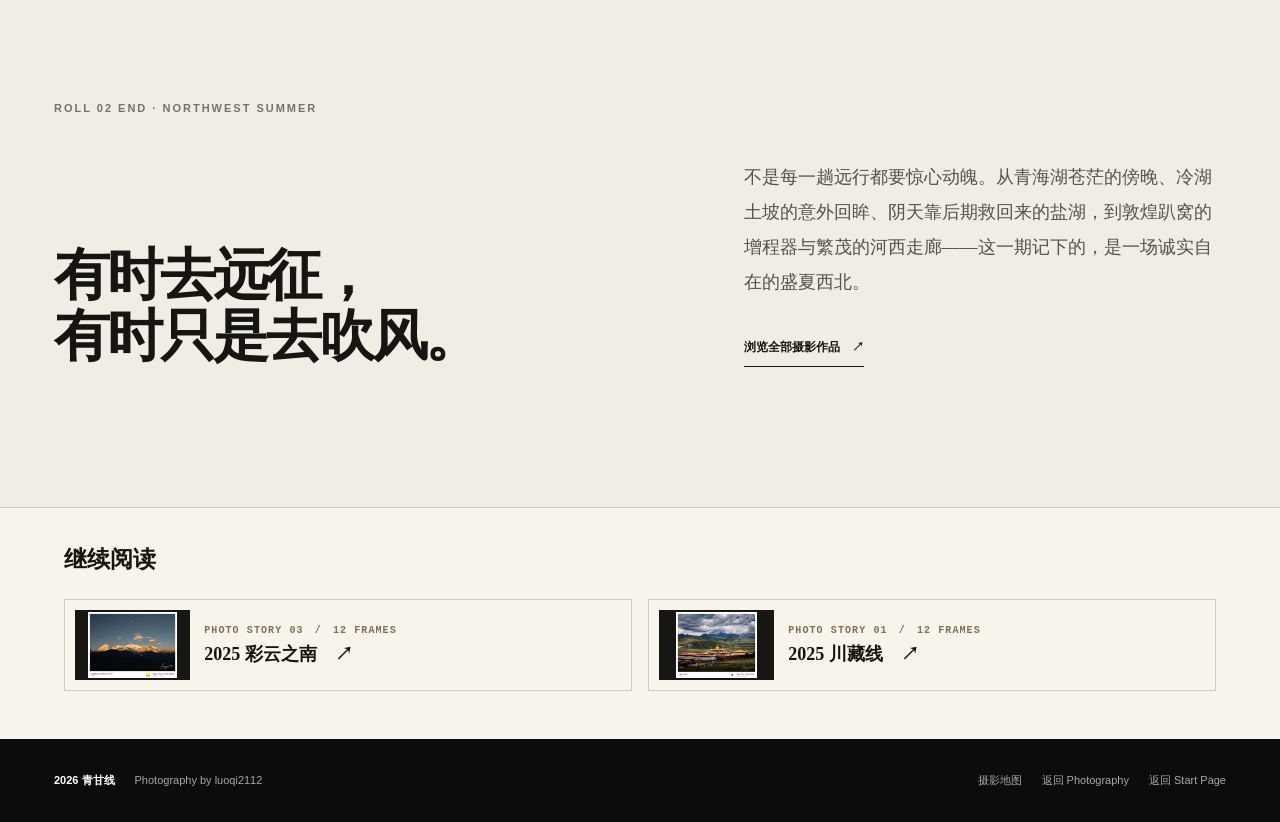
<file: photos/stories/2026-qing-gan/index.html>
<!doctype html>
<html lang="zh-CN">
<head>
  <meta charset="utf-8" />
  <meta name="viewport" content="width=device-width, initial-scale=1" />
  <meta name="color-scheme" content="light dark" />
  <meta name="theme-color" content="#11100e" />
  <meta name="description" content="2026 青甘线摄影手记：二十张照片，记录一次卸下紧绷的西北盛夏环线。青海湖、茶卡、大柴旦翡翠湖、冷湖 G215、黑独山、张掖七彩丹霞与山丹军马场。" />
  <link rel="icon" href="../../../favicon.ico?v=20261122-story-gb-roads" sizes="any" />
  <link rel="icon" href="../../../assets/site/favicon.svg?v=20261122-story-gb-roads" type="image/svg+xml" />
  <link rel="icon" href="../../../assets/site/favicon.png?v=20261122-story-gb-roads" type="image/png" sizes="64x64" />
  <link rel="apple-touch-icon" href="../../../assets/site/apple-touch-icon.png?v=20261122-story-gb-roads" />
  <title>2026 青甘线 · 影像故事</title>
  <link rel="stylesheet" href="../../../photos-story.css?v=20261122-story-gb-roads" />
  <link rel="stylesheet" href="./story.css?v=20261122-story-gb-roads" />
</head>
<body data-story-id="qing-gan-2026" class="qingganStory">
  <header class="storyNav">
    <a class="storyNav__back" href="../../" aria-label="返回 Photography"><svg viewBox="0 0 24 24" aria-hidden="true"><path d="m15 18-6-6 6-6"></path></svg><span>Photography</span></a>
    <a class="storyNav__title" href="./"><b class="lifeCartouche">LUOQI · LIFE</b><strong>2026 青甘线</strong><small>影像故事</small></a>
    <span class="storyNav__issue">Photo story 02</span>
  </header>
  <main>
    <section class="storyHero storyHero--plate" aria-labelledby="storyTitle">
      <div class="heroPlateGrid">
        <div class="storyHero__copy">
          <p class="storyKicker">QINGHAI &amp; GANSU · JULY 2026</p>
          <h1 id="storyTitle"><span>2026</span><span>青甘线</span></h1>
          <p class="storyHero__dek">从苍茫高原到繁茂河西走廊，一趟卸下紧绷的西北盛夏漫游。</p>
          <p class="storyHero__dateline">LANZHOU · QINGHAI LAKE · LENGHU G215 · DUNHUANG · HEXI CORRIDOR / 2026.07</p>
        </div>
        <figure class="heroPlate__frame">
          <img src="../../../assets/photos/2026-qing-gan/responsive/DSC_4483-1280.webp"
            srcset="../../../assets/photos/2026-qing-gan/responsive/DSC_4483-640.webp 640w, ../../../assets/photos/2026-qing-gan/responsive/DSC_4483-1280.webp 1280w, ../../../assets/photos/2026-qing-gan/DSC_4483.webp 2560w"
            sizes="(max-width: 959px) calc(100vw - 48px), 55vw"
            width="2560"
            height="1884"
            alt="张掖七彩丹霞的彩色山体与车辆"
            fetchpriority="high"
            decoding="async" />
          <figcaption><span>Cover Plate · 张掖七彩丹霞 · 群山与车辆</span><span>Archive Border Preserved</span></figcaption>
        </figure>
      </div>
    </section>
    <article class="storyArticle">
      <section class="storyIntro storyPaper" aria-labelledby="introTitle">
        <div class="storyIntro__label">
          <span>Editor's Dispatch</span><span>Issue 02 · 06 Chapters · 20 Frames</span>
        </div>
        <div class="storyIntro__body">
          <h2 id="introTitle">比起前两趟的冒险征途，这一次只想<br />舒服地吹吹西北的风。</h2>
          <div class="storyIntro__copy">
            <p class="storyLead">如果说前两趟云南与川藏是把体能和胆量逼到边缘的远征，2026 年夏天的青甘大环线，则是一次彻彻底底放松下来的舒适漫游。</p>
            <p>落地兰州租了一辆 2025 款七座问界 M9 增程版——零重力座椅、按摩通风、冰箱彩电大沙发，加上完全版鸿蒙智驾，从酒店车位让“小艺”接管，一路稳稳停进下一城车位，几乎没怎么亲手拧方向盘。可惜好景不长，开到敦煌增程器偏偏撂了挑子，也算实打实领教了增程长途硬核可靠性依然任重道远，那一刻还是忍不住想起在云南和川藏陪我闯过七千公里零故障的特斯拉。客观来说，见识过“中国人的景观大道”G318 后，青甘不少路段显得平淡，但青海湖傍晚的苍茫、冷湖土坡的意外回眸，以及黑独山与七彩丹霞这两处别无分号的奇观，依然值得留下这二十帧。</p>
          </div>
        </div>
        <dl class="storyFacts">
          <div><dt>Date</dt><dd>2026.07（盛夏环线）</dd></div>
          <div><dt>Vehicle</dt><dd>2025 问界 M9 增程版（七座）</dd></div>
          <div><dt>Gear</dt><dd>Nikon Z f · DJI Air 3S</dd></div>
          <div><dt>Frames</dt><dd>20</dd></div>
          <div><dt>Route</dt><dd>兰州 → 青海湖 → 茶卡 · 翡翠湖 → 冷湖 · 黑独山 → 敦煌 → 张掖丹霞 → 山丹 → 兰州（约 2,634 km）</dd></div>
        </dl>
      </section>
      <section id="lake" class="storyChapter storyPaper" data-nav-title="青海湖" aria-labelledby="lakeTitle">
        <header class="storyChapter__heading storyChapter__heading--editorial">
          <span class="storyChapter__number">01</span>
          <div><p class="storyKicker">QINGHAI LAKE · JULY 05</p><h2 id="lakeTitle">怅寥廓，问苍茫大地</h2></div>
          <p class="storyChapter__deck">整趟青甘最豁然开朗的傍晚：雨幕垂落之后两分钟，落日从云缝劈出万道金光。</p>
        </header>
        <div class="lifeHeroPlate">
          <div class="lifeAsym">
            <div class="lifeSplit__stack">
              <figure class="storyFigure storyFigure--framed" id="frame-04">
                <a href="../../?photo=DSC_4258" aria-label="在灯箱中查看：青海湖南侧山间的雨幕（Rain Shaft）">
                  <img src="../../../assets/photos/2026-qing-gan/responsive/DSC_4258-1280.webp"
                    srcset="../../../assets/photos/2026-qing-gan/responsive/DSC_4258-640.webp 640w, ../../../assets/photos/2026-qing-gan/responsive/DSC_4258-1280.webp 1280w, ../../../assets/photos/2026-qing-gan/DSC_4258.webp 2560w"
                    sizes="(max-width: 959px) calc(100vw - 48px), 46vw"
                    width="2560"
                    height="1884"
                    alt="青海湖南侧山间的雨幕（Rain Shaft）"
                    loading="lazy"
                    decoding="async" />
                </a>
                <figcaption class="lifeCaption">
                  <div class="lifeCaption__head">
                    <strong class="lifeCaption__title">青海湖南侧山间的雨幕（Rain Shaft）</strong>
                    <time class="lifeCaption__meta" datetime="2026-07-05T20:11">2026.07.05 20:11</time>
                  </div>
                  <p class="lifeCaption__note">晚上八点十一分，远处黑云像开了闸一样把雨帘浇进山谷。</p>
                </figcaption>
              </figure>
              <figure class="storyFigure storyFigure--framed" id="frame-05">
                <a href="../../?photo=DSC_4266" aria-label="在灯箱中查看：青海湖日落 · 丁达尔效应">
                  <img src="../../../assets/photos/2026-qing-gan/responsive/DSC_4266-1280.webp"
                    srcset="../../../assets/photos/2026-qing-gan/responsive/DSC_4266-640.webp 640w, ../../../assets/photos/2026-qing-gan/responsive/DSC_4266-1280.webp 1280w, ../../../assets/photos/2026-qing-gan/DSC_4266.webp 2560w"
                    sizes="(max-width: 959px) calc(100vw - 48px), 46vw"
                    width="2560"
                    height="1884"
                    alt="青海湖日落 · 丁达尔效应"
                    loading="lazy"
                    decoding="async" />
                </a>
                <figcaption class="lifeCaption">
                  <div class="lifeCaption__head">
                    <strong class="lifeCaption__title">青海湖日落 · 丁达尔效应</strong>
                    <time class="lifeCaption__meta" datetime="2026-07-05T20:13">2026.07.05 20:13</time>
                  </div>
                  <p class="lifeCaption__note">仅两分钟后的八点十三分，金光刺破厚云倾泻湖面，那一刻最是神清气爽。</p>
                </figcaption>
              </figure>
            </div>
            <div class="lifeAsym__side">
              <div class="lifeSplit__prose">
                <p class="storyDropcap">青甘之行最让人心胸打开的时刻，留在青海湖边的傍晚。沿着湖畔旅游公路一路向西，高原凉风扑在脸上，整个人一下子神清气爽起来。先是南侧山间骤然垂落一道沉沉的雨幕，仅仅两分钟后，夕阳就强行撕开乌云裂缝，斜斜切出铺天盖地的丁达尔光——只有真正向西站上青海的高原，你才会浑身震撼地读懂那句：“怅寥廓，问苍茫大地，谁主沉浮。”</p>
                <blockquote class="lifeQuote">只有真正一路向西站上青海高原的傍晚，才读得懂“怅寥廓，问苍茫大地，谁主沉浮”。</blockquote>
              </div>
              <div class="lifeAsym__portrait">
                <figure class="storyFigure storyFigure--framed" id="frame-06">
                  <a href="../../?photo=DSC_4270" aria-label="在灯箱中查看：青海湖沿岸花田">
                    <img src="../../../assets/photos/2026-qing-gan/responsive/DSC_4270-1280.webp"
                      srcset="../../../assets/photos/2026-qing-gan/responsive/DSC_4270-640.webp 640w, ../../../assets/photos/2026-qing-gan/responsive/DSC_4270-1280.webp 1280w, ../../../assets/photos/2026-qing-gan/DSC_4270.webp 2560w"
                      sizes="(max-width: 959px) calc(100vw - 48px), 46vw"
                      width="2560"
                      height="4009"
                      alt="青海湖沿岸花田"
                      loading="lazy"
                      decoding="async" />
                  </a>
                  <figcaption class="lifeCaption">
                    <div class="lifeCaption__head">
                      <strong class="lifeCaption__title">青海湖沿岸花田</strong>
                      <time class="lifeCaption__meta" datetime="2026-07-05T20:15">2026.07.05 20:15</time>
                    </div>
                    <p class="lifeCaption__note">余晖落尽前的最后一帧竖幅，花海与远山一同沉进暮色。</p>
                  </figcaption>
                </figure>
              </div>
            </div>
          </div>
          <div class="lifeContact lifeContact--3">
            <div class="contactSprockets">
              <span>CONTACT SHEET · QINGHAI LAKE AFTERNOON</span>
              <span>3 LANDSCAPE FRAMES · 15:22 TO 17:48</span>
            </div>
            <figure class="storyFigure storyFigure--framed" id="frame-01">
              <a href="../../?photo=DSC_4193" aria-label="在灯箱中查看：青海湖边的油菜花田">
                <img src="../../../assets/photos/2026-qing-gan/responsive/DSC_4193-1280.webp"
                  srcset="../../../assets/photos/2026-qing-gan/responsive/DSC_4193-640.webp 640w, ../../../assets/photos/2026-qing-gan/responsive/DSC_4193-1280.webp 1280w, ../../../assets/photos/2026-qing-gan/DSC_4193.webp 2560w"
                  sizes="(max-width: 959px) calc(100vw - 48px), 46vw"
                  width="2560"
                  height="1884"
                  alt="青海湖边的油菜花田"
                  loading="lazy"
                  decoding="async" />
              </a>
              <figcaption class="lifeCaption">
                <div class="lifeCaption__head">
                  <strong class="lifeCaption__title">青海湖边的油菜花田</strong>
                  <time class="lifeCaption__meta" datetime="2026-07-05T15:22">2026.07.05 15:22</time>
                </div>
                <p class="lifeCaption__note">下午三点半，七月的明黄沿着湖岸一直铺到远山脚下。</p>
              </figcaption>
            </figure>
            <figure class="storyFigure storyFigure--framed" id="frame-02">
              <a href="../../?photo=DSC_4199" aria-label="在灯箱中查看：青海湖 · 湖面与远山">
                <img src="../../../assets/photos/2026-qing-gan/responsive/DSC_4199-1280.webp"
                  srcset="../../../assets/photos/2026-qing-gan/responsive/DSC_4199-640.webp 640w, ../../../assets/photos/2026-qing-gan/responsive/DSC_4199-1280.webp 1280w, ../../../assets/photos/2026-qing-gan/DSC_4199.webp 2560w"
                  sizes="(max-width: 959px) calc(100vw - 48px), 46vw"
                  width="2560"
                  height="1884"
                  alt="青海湖 · 湖面与远山"
                  loading="lazy"
                  decoding="async" />
              </a>
              <figcaption class="lifeCaption">
                <div class="lifeCaption__head">
                  <strong class="lifeCaption__title">青海湖 · 湖面与远山</strong>
                  <time class="lifeCaption__meta" datetime="2026-07-05T17:38">2026.07.05 17:38</time>
                </div>
                <p class="lifeCaption__note">沿着旅游公路西行，云层渐渐变厚，湖水显出沉静的蓝。</p>
              </figcaption>
            </figure>
            <figure class="storyFigure storyFigure--framed" id="frame-03">
              <a href="../../?photo=DSC_4221" aria-label="在灯箱中查看：青海湖的鸟">
                <img src="../../../assets/photos/2026-qing-gan/responsive/DSC_4221-1280.webp"
                  srcset="../../../assets/photos/2026-qing-gan/responsive/DSC_4221-640.webp 640w, ../../../assets/photos/2026-qing-gan/responsive/DSC_4221-1280.webp 1280w, ../../../assets/photos/2026-qing-gan/DSC_4221.webp 2560w"
                  sizes="(max-width: 959px) calc(100vw - 48px), 46vw"
                  width="2560"
                  height="1884"
                  alt="青海湖的鸟"
                  loading="lazy"
                  decoding="async" />
              </a>
              <figcaption class="lifeCaption">
                <div class="lifeCaption__head">
                  <strong class="lifeCaption__title">青海湖的鸟</strong>
                  <time class="lifeCaption__meta" datetime="2026-07-05T17:48">2026.07.05 17:48</time>
                </div>
                <p class="lifeCaption__note">400mm 长焦追拍掠过湖面的高原水鸟。</p>
              </figcaption>
            </figure>
          </div>
        </div>
      </section>
      <section id="salt" class="storySpread storySpread--dark" data-nav-title="茶卡与大柴旦" aria-labelledby="saltTitle">
        <header class="storyChapter__heading storyChapter__heading--editorial">
          <span class="storyChapter__number">02</span>
          <div><p class="storyKicker">CHAKA &amp; DACHAIDAN · JULY 06</p><h2 id="saltTitle">阴天盐湖与后期魔法</h2></div>
          <p class="storyChapter__deck">坦白说两天全赶上阴云压顶，肉眼现场看确实不好看——全靠视角与 Lightroom 救场。</p>
        </header>
        <div class="lifeHeroPlate">
          <div class="lifeSplit__prose lifeSectionLead">
            <p>拍风景这件事，老天爷赏不赏饭吃全凭运气。经过茶卡盐湖和大柴旦翡翠湖这两天，偏偏连撞两天厚重阴天——说句大实话，当时肉眼在地面看过去灰扑扑的，着实谈不上好看。能留在这里的两张成片，一半归功于升起无人机换了高空视角，另一半，必须诚恳致谢 Adobe Lightroom 和自己死磕出来的修图手艺。</p>
          </div>
          <div class="storyDiptych">
            <figure class="storyFigure storyFigure--framed" id="frame-07">
              <a href="../../?photo=DSC_4271" aria-label="在灯箱中查看：茶卡盐湖与雪山">
                <img src="../../../assets/photos/2026-qing-gan/responsive/DSC_4271-1280.webp"
                  srcset="../../../assets/photos/2026-qing-gan/responsive/DSC_4271-640.webp 640w, ../../../assets/photos/2026-qing-gan/responsive/DSC_4271-1280.webp 1280w, ../../../assets/photos/2026-qing-gan/DSC_4271.webp 2560w"
                  sizes="(max-width: 959px) calc(100vw - 48px), 46vw"
                  width="2560"
                  height="1884"
                  alt="茶卡盐湖与雪山"
                  loading="lazy"
                  decoding="async" />
              </a>
              <figcaption class="lifeCaption">
                <div class="lifeCaption__head">
                  <strong class="lifeCaption__title">茶卡盐湖与雪山</strong>
                  <time class="lifeCaption__meta" datetime="2026-07-06T10:40">2026.07.06 10:40</time>
                </div>
                <p class="lifeCaption__note">厚云压顶的茶卡没有“天空之镜”，全凭暗云底下露出的远山轮廓与后期拉回冷峻质感。</p>
              </figcaption>
            </figure>
            <figure class="storyFigure storyFigure--framed" id="frame-08">
              <a href="../../?photo=DJI_20260706185505_0167_D" aria-label="在灯箱中查看：大柴旦翡翠湖 · 航拍">
                <img src="../../../assets/photos/2026-qing-gan/responsive/DJI_20260706185505_0167_D-1280.webp"
                  srcset="../../../assets/photos/2026-qing-gan/responsive/DJI_20260706185505_0167_D-640.webp 640w, ../../../assets/photos/2026-qing-gan/responsive/DJI_20260706185505_0167_D-1280.webp 1280w, ../../../assets/photos/2026-qing-gan/DJI_20260706185505_0167_D.webp 2560w"
                  sizes="(max-width: 959px) calc(100vw - 48px), 46vw"
                  width="2560"
                  height="1632"
                  alt="大柴旦翡翠湖 · 航拍"
                  loading="lazy"
                  decoding="async" />
              </a>
              <figcaption class="lifeCaption">
                <div class="lifeCaption__head">
                  <strong class="lifeCaption__title">大柴旦翡翠湖 · 航拍</strong>
                  <time class="lifeCaption__meta" datetime="2026-07-06T18:55">2026.07.06 18:55</time>
                </div>
                <p class="lifeCaption__note">地面平平无奇，升上天空才显出盐池的色块与几何——再次向伟大的 Lightroom 致敬。</p>
              </figcaption>
            </figure>
          </div>
        </div>
      </section>
      <section id="road" class="storyChapter storyPaper" data-nav-title="冷湖 · G215" aria-labelledby="roadTitle">
        <header class="storyChapter__heading storyChapter__heading--editorial">
          <span class="storyChapter__number">03</span>
          <div><p class="storyKicker">LENGHU · G215 · JULY 07</p><h2 id="roadTitle">土坡回头，撞见边塞公路</h2></div>
          <p class="storyChapter__deck">不是网红打卡点——顺土坡开到雕塑脚下偶然回头，400mm 长焦突然抓住的一条边塞大路。</p>
        </header>
        <div class="lifeHeroPlate">
          <div class="lifeContactLead">
            <figure class="storyFigure storyFigure--framed" id="frame-09">
              <a href="../../?photo=DSC_4311" aria-label="在灯箱中查看：冷湖标志后的 U 型公路">
                <img src="../../../assets/photos/2026-qing-gan/responsive/DSC_4311-1280.webp"
                  srcset="../../../assets/photos/2026-qing-gan/responsive/DSC_4311-640.webp 640w, ../../../assets/photos/2026-qing-gan/responsive/DSC_4311-1280.webp 1280w, ../../../assets/photos/2026-qing-gan/DSC_4311.webp 2560w"
                  sizes="(max-width: 959px) calc(100vw - 48px), 46vw"
                  width="2560"
                  height="1884"
                  alt="冷湖标志后的 U 型公路"
                  loading="lazy"
                  decoding="async" />
              </a>
              <figcaption class="lifeCaption">
                <div class="lifeCaption__head">
                  <strong class="lifeCaption__title">冷湖标志后的 U 型公路</strong>
                  <time class="lifeCaption__meta" datetime="2026-07-07T10:50">2026.07.07 10:50</time>
                </div>
                <p class="lifeCaption__note">不是众人排队的网红点，只是开上土坡到雕塑脚下偶然回头的惊喜。400mm 长焦压缩下，荒漠公路有了电影般的边塞纵深。</p>
              </figcaption>
            </figure>
            <div class="lifeHeroPlate__prose">
              <p>这一组最得意的一张，反倒来自一场意外。画里的 U 型公路，并不是青甘大环线上人人排队打卡的那个网红点——只是顺着土坡把车开到“冷湖”大字标志雕塑脚下，偶然回头望了一眼，猝不及防撞见背后那条跌宕起伏扎进戈壁的长路。来不及多想，立刻拉满 400mm 长焦端，把绵延几公里的苍茫路势狠狠压进画面里，竟拍出了整趟旅程最有西北边塞味的一帧。</p>
            </div>
          </div>
          <div class="lifeContact lifeContact--3">
            <div class="contactSprockets">
              <span>CONTACT SHEET · G215 LENGHU SECTION</span>
              <span>FRAMES 10A — 12A · 10:50 TO 12:09</span>
            </div>
            <figure class="storyFigure storyFigure--framed" id="frame-10">
              <a href="../../?photo=DSC_4317" aria-label="在灯箱中查看：冷湖标志">
                <img src="../../../assets/photos/2026-qing-gan/responsive/DSC_4317-1280.webp"
                  srcset="../../../assets/photos/2026-qing-gan/responsive/DSC_4317-640.webp 640w, ../../../assets/photos/2026-qing-gan/responsive/DSC_4317-1280.webp 1280w, ../../../assets/photos/2026-qing-gan/DSC_4317.webp 2560w"
                  sizes="(max-width: 959px) calc(100vw - 48px), 46vw"
                  width="2560"
                  height="1884"
                  alt="冷湖标志"
                  loading="lazy"
                  decoding="async" />
              </a>
              <figcaption class="lifeCaption">
                <div class="lifeCaption__head">
                  <strong class="lifeCaption__title">冷湖标志</strong>
                  <time class="lifeCaption__meta" datetime="2026-07-07T10:50">2026.07.07 10:50</time>
                </div>
                <p class="lifeCaption__note">风沙里孤零零立着的地标，往里便是柴达木荒漠腹地。</p>
              </figcaption>
            </figure>
            <figure class="storyFigure storyFigure--framed" id="frame-11">
              <a href="../../?photo=DSC_4320" aria-label="在灯箱中查看：G215 · 冷湖标志前的公路">
                <img src="../../../assets/photos/2026-qing-gan/responsive/DSC_4320-1280.webp"
                  srcset="../../../assets/photos/2026-qing-gan/responsive/DSC_4320-640.webp 640w, ../../../assets/photos/2026-qing-gan/responsive/DSC_4320-1280.webp 1280w, ../../../assets/photos/2026-qing-gan/DSC_4320.webp 2560w"
                  sizes="(max-width: 959px) calc(100vw - 48px), 46vw"
                  width="2560"
                  height="1884"
                  alt="G215 · 冷湖标志前的公路"
                  loading="lazy"
                  decoding="async" />
              </a>
              <figcaption class="lifeCaption">
                <div class="lifeCaption__head">
                  <strong class="lifeCaption__title">G215 · 冷湖标志前的公路</strong>
                  <time class="lifeCaption__meta" datetime="2026-07-07T10:51">2026.07.07 10:51</time>
                </div>
                <p class="lifeCaption__note">笔直的柏油路切开无边戈壁，直刺向远山。</p>
              </figcaption>
            </figure>
            <figure class="storyFigure storyFigure--framed" id="frame-12">
              <a href="../../?photo=DSC_4334" aria-label="在灯箱中查看：G215 · 公路上的汽车与远山">
                <img src="../../../assets/photos/2026-qing-gan/responsive/DSC_4334-1280.webp"
                  srcset="../../../assets/photos/2026-qing-gan/responsive/DSC_4334-640.webp 640w, ../../../assets/photos/2026-qing-gan/responsive/DSC_4334-1280.webp 1280w, ../../../assets/photos/2026-qing-gan/DSC_4334.webp 2560w"
                  sizes="(max-width: 959px) calc(100vw - 48px), 46vw"
                  width="2560"
                  height="1884"
                  alt="G215 · 公路上的汽车与远山"
                  loading="lazy"
                  decoding="async" />
              </a>
              <figcaption class="lifeCaption">
                <div class="lifeCaption__head">
                  <strong class="lifeCaption__title">G215 · 公路上的汽车与远山</strong>
                  <time class="lifeCaption__meta" datetime="2026-07-07T12:09">2026.07.07 12:09</time>
                </div>
                <p class="lifeCaption__note">正午烈日把路面烤出热浪，车辆在苍茫山峦底下小成一粒尘。</p>
              </figcaption>
            </figure>
          </div>
        </div>
      </section>
      <section id="heidu" class="storySpread storySpread--dark" data-nav-title="黑独山" aria-labelledby="heiduTitle">
        <header class="storyChapter__heading storyChapter__heading--editorial">
          <span class="storyChapter__number">04</span>
          <div><p class="storyKicker">HEIDU MOUNTAIN · JULY 07</p><h2 id="heiduTitle">别处难寻的水墨星球</h2></div>
          <p class="storyChapter__deck">走出柴达木戈壁的灰色地表，整片山脊突然褪去所有颜色，只留风蚀线条。</p>
        </header>
        <div class="lifeHeroPlate">
          <div class="lifeAsym">
            <figure class="storyFigure storyFigure--framed" id="frame-13">
              <a href="../../?photo=DSC_4347" aria-label="在灯箱中查看：黑独山 · 山体层次">
                <img src="../../../assets/photos/2026-qing-gan/responsive/DSC_4347-1280.webp"
                  srcset="../../../assets/photos/2026-qing-gan/responsive/DSC_4347-640.webp 640w, ../../../assets/photos/2026-qing-gan/responsive/DSC_4347-1280.webp 1280w, ../../../assets/photos/2026-qing-gan/DSC_4347.webp 2560w"
                  sizes="(max-width: 959px) calc(100vw - 48px), 46vw"
                  width="2560"
                  height="1631"
                  alt="黑独山 · 山体层次"
                  loading="lazy"
                  decoding="async" />
              </a>
              <figcaption class="lifeCaption">
                <div class="lifeCaption__head">
                  <strong class="lifeCaption__title">黑独山 · 山体层次</strong>
                  <time class="lifeCaption__meta" datetime="2026-07-07T15:03">2026.07.07 15:03</time>
                </div>
                <p class="lifeCaption__note">午后三点的强光下，深浅不一的砂石肌理像浓淡相间的墨迹铺开。</p>
              </figcaption>
            </figure>
            <div class="lifeAsym__side">
              <div class="lifeAsym__prose">
                <p>如果要从青甘线挑出真正独一无二、别的路线绝无仅有的风景，黑独山一定是其中之一。没有一棵树，也没有半分多余的色彩，浅灰戈壁托着墨黑嶙峋的山脊与沟壑，像直接降落在一颗荒凉的外星地表，又像一幅被风沙吹了千万年的天然水墨画。</p>
              </div>
              <div class="lifeAsym__portrait">
                <figure class="storyFigure storyFigure--framed" id="frame-14">
                  <a href="../../?photo=DSC_4350" aria-label="在灯箱中查看：黑独山 · 山脊与沟壑">
                    <img src="../../../assets/photos/2026-qing-gan/responsive/DSC_4350-1280.webp"
                      srcset="../../../assets/photos/2026-qing-gan/responsive/DSC_4350-640.webp 640w, ../../../assets/photos/2026-qing-gan/responsive/DSC_4350-1280.webp 1280w, ../../../assets/photos/2026-qing-gan/DSC_4350.webp 2560w"
                      sizes="(max-width: 959px) calc(100vw - 48px), 46vw"
                      width="2560"
                      height="4009"
                      alt="黑独山 · 山脊与沟壑"
                      loading="lazy"
                      decoding="async" />
                  </a>
                  <figcaption class="lifeCaption">
                    <div class="lifeCaption__head">
                      <strong class="lifeCaption__title">黑独山 · 山脊与沟壑</strong>
                      <time class="lifeCaption__meta" datetime="2026-07-07T15:04">2026.07.07 15:04</time>
                    </div>
                    <p class="lifeCaption__note">竖幅推进山体腹地，只剩风蚀出的冷硬线条，安静得不像人间。</p>
                  </figcaption>
                </figure>
              </div>
            </div>
          </div>
        </div>
      </section>
      <section id="danxia" class="storyRed" data-nav-title="张掖七彩丹霞" aria-labelledby="danxiaTitle">
        <header class="storyChapter__heading storyChapter__heading--editorial">
          <span class="storyChapter__number">05</span>
          <div><p class="storyKicker">ZHANGYE DANXIA · JULY 10</p><h2 id="danxiaTitle">走进地理杂志封面</h2></div>
          <p class="storyChapter__deck">离开戈壁拐入繁茂的河西走廊，另一处别无分号的地质奇观在张掖展开。</p>
        </header>
        <div class="lifeHeroPlate">
          <div class="storyDiptych">
            <figure class="storyFigure storyFigure--framed" id="frame-15">
              <a href="../../?photo=DSC_4466" aria-label="在灯箱中查看：张掖七彩丹霞 · 山间道路">
                <img src="../../../assets/photos/2026-qing-gan/responsive/DSC_4466-1280.webp"
                  srcset="../../../assets/photos/2026-qing-gan/responsive/DSC_4466-640.webp 640w, ../../../assets/photos/2026-qing-gan/responsive/DSC_4466-1280.webp 1280w, ../../../assets/photos/2026-qing-gan/DSC_4466.webp 2560w"
                  sizes="(max-width: 959px) calc(100vw - 48px), 46vw"
                  width="2560"
                  height="1884"
                  alt="张掖七彩丹霞 · 山间道路"
                  loading="lazy"
                  decoding="async" />
              </a>
              <figcaption class="lifeCaption">
                <div class="lifeCaption__head">
                  <strong class="lifeCaption__title">张掖七彩丹霞 · 山间道路</strong>
                  <time class="lifeCaption__meta" datetime="2026-07-10T14:51">2026.07.10 14:51</time>
                </div>
                <p class="lifeCaption__note">观光路在彩色山丘的褶皱间绕行，替庞大的地貌留下了可供比对的尺度。</p>
              </figcaption>
            </figure>
            <figure class="storyFigure storyFigure--framed" id="frame-16">
              <a href="../../?photo=DSC_4477" aria-label="在灯箱中查看：张掖七彩丹霞 · 彩色纹理">
                <img src="../../../assets/photos/2026-qing-gan/responsive/DSC_4477-1280.webp"
                  srcset="../../../assets/photos/2026-qing-gan/responsive/DSC_4477-640.webp 640w, ../../../assets/photos/2026-qing-gan/responsive/DSC_4477-1280.webp 1280w, ../../../assets/photos/2026-qing-gan/DSC_4477.webp 2560w"
                  sizes="(max-width: 959px) calc(100vw - 48px), 46vw"
                  width="2560"
                  height="1884"
                  alt="张掖七彩丹霞 · 彩色纹理"
                  loading="lazy"
                  decoding="async" />
              </a>
              <figcaption class="lifeCaption">
                <div class="lifeCaption__head">
                  <strong class="lifeCaption__title">张掖七彩丹霞 · 彩色纹理</strong>
                  <time class="lifeCaption__meta" datetime="2026-07-10T15:47">2026.07.10 15:47</time>
                </div>
                <p class="lifeCaption__note">340mm 长焦切进山体局部，红、橙、灰白像油画颜料一样层层堆叠。</p>
              </figcaption>
            </figure>
          </div>
          <div class="lifeSplit lifeSplit--reverse">
            <figure class="storyFigure storyFigure--framed" id="frame-17" data-quintessence>
              <a href="../../?photo=DSC_4483" aria-label="在灯箱中查看：张掖七彩丹霞 · 群山与车辆">
                <img src="../../../assets/photos/2026-qing-gan/responsive/DSC_4483-1280.webp"
                  srcset="../../../assets/photos/2026-qing-gan/responsive/DSC_4483-640.webp 640w, ../../../assets/photos/2026-qing-gan/responsive/DSC_4483-1280.webp 1280w, ../../../assets/photos/2026-qing-gan/DSC_4483.webp 2560w"
                  sizes="(max-width: 959px) calc(100vw - 48px), 46vw"
                  width="2560"
                  height="1884"
                  alt="张掖七彩丹霞 · 群山与车辆"
                  loading="lazy"
                  decoding="async" />
              </a>
              <figcaption class="lifeCaption">
                <div class="lifeCaption__head">
                  <strong class="lifeCaption__title">张掖七彩丹霞 · 群山与车辆</strong>
                  <time class="lifeCaption__meta" datetime="2026-07-10T15:50">2026.07.10 15:50</time>
                </div>
                <p class="lifeCaption__note">车队在巨幅丹霞岩壁下缓缓穿行。致敬《中国国家地理》封面，也为这趟青甘留下一张压卷之作。</p>
              </figcaption>
            </figure>
            <div class="lifeSplit__prose">
              <p>驶离青海荒漠、穿过敦煌拐进河西走廊之后，画风豁然一变——沿途城镇与绿洲比想象中几千年前的丝绸之路繁华繁茂得多。而立在张掖的七彩丹霞，则是整条青甘线上与黑独山并列、最无可替代的地貌奇观。这一回心态轻松、照片也不算最满意，但思前想后依然把卷首的 Frame #25 留给这里——毕竟这片层层涌动的赭黄赤红，可是实打实上过《中国国家地理》封面的硬核山河。</p>
              <figure class="storyFigure storyFigure--framed" id="frame-18">
                <a href="../../?photo=DJI_20260710163441_0222_D" aria-label="在灯箱中查看：张掖七彩丹霞 · 航拍">
                  <img src="../../../assets/photos/2026-qing-gan/responsive/DJI_20260710163441_0222_D-1280.webp"
                    srcset="../../../assets/photos/2026-qing-gan/responsive/DJI_20260710163441_0222_D-640.webp 640w, ../../../assets/photos/2026-qing-gan/responsive/DJI_20260710163441_0222_D-1280.webp 1280w, ../../../assets/photos/2026-qing-gan/DJI_20260710163441_0222_D.webp 2560w"
                    sizes="(max-width: 959px) calc(100vw - 48px), 46vw"
                    width="2560"
                    height="1632"
                    alt="张掖七彩丹霞 · 航拍"
                    loading="lazy"
                    decoding="async" />
                </a>
                <figcaption class="lifeCaption">
                  <div class="lifeCaption__head">
                    <strong class="lifeCaption__title">张掖七彩丹霞 · 航拍</strong>
                    <time class="lifeCaption__meta" datetime="2026-07-10T16:34">2026.07.10 16:34</time>
                  </div>
                  <p class="lifeCaption__note">无人机升空之后，才真正看清亿万年沉积岩在日光下掀起的色彩浪潮。</p>
                </figcaption>
              </figure>
            </div>
          </div>
        </div>
      </section>
      <section id="shandan" class="storyChapter storyChapter--quiet" data-nav-title="山丹军马场" aria-labelledby="shandanTitle">
        <header class="storyChapter__heading storyChapter__heading--editorial">
          <span class="storyChapter__number">06</span>
          <div><p class="storyKicker">SHANDAN HORSE RANCH · JULY 11</p><h2 id="shandanTitle">在河西走廊的盛夏收尾</h2></div>
          <p class="storyChapter__deck">从青海湖的油菜花出发，六天后又在祁连山北麓的盛夏花海里收束。</p>
        </header>
        <div class="lifeHeroPlate">
          <div class="lifeSplit__prose lifeSectionLead">
            <p>环线后半程彻底卸下了赶路的紧迫感，沿着繁茂的河西走廊一路悠闲东返。敦煌之后沿途满眼生机，丝毫不是荒凉古道想象中的萧索模样；最后在山丹军马场再次撞见铺天盖地的油菜花田，从青海湖边到祁连山脚，刚好给这趟散漫自在的盛夏画了个明亮的圆。</p>
          </div>
          <div class="storyDiptych">
            <figure class="storyFigure storyFigure--framed" id="frame-19">
              <a href="../../?photo=DSC_4517" aria-label="在灯箱中查看：山丹军马场 · 油菜花田与远山">
                <img src="../../../assets/photos/2026-qing-gan/responsive/DSC_4517-1280.webp"
                  srcset="../../../assets/photos/2026-qing-gan/responsive/DSC_4517-640.webp 640w, ../../../assets/photos/2026-qing-gan/responsive/DSC_4517-1280.webp 1280w, ../../../assets/photos/2026-qing-gan/DSC_4517.webp 2560w"
                  sizes="(max-width: 959px) calc(100vw - 48px), 46vw"
                  width="2560"
                  height="1884"
                  alt="山丹军马场 · 油菜花田与远山"
                  loading="lazy"
                  decoding="async" />
              </a>
              <figcaption class="lifeCaption">
                <div class="lifeCaption__head">
                  <strong class="lifeCaption__title">山丹军马场 · 油菜花田与远山</strong>
                  <time class="lifeCaption__meta" datetime="2026-07-11T14:05">2026.07.11 14:05</time>
                </div>
                <p class="lifeCaption__note">午后两点的祁连山北麓，明黄的花海和青绿草场一直涌向天边。</p>
              </figcaption>
            </figure>
            <figure class="storyFigure storyFigure--framed" id="frame-20">
              <a href="../../?photo=DSC_4518" aria-label="在灯箱中查看：山丹军马场 · 油菜花田">
                <img src="../../../assets/photos/2026-qing-gan/responsive/DSC_4518-1280.webp"
                  srcset="../../../assets/photos/2026-qing-gan/responsive/DSC_4518-640.webp 640w, ../../../assets/photos/2026-qing-gan/responsive/DSC_4518-1280.webp 1280w, ../../../assets/photos/2026-qing-gan/DSC_4518.webp 2560w"
                  sizes="(max-width: 959px) calc(100vw - 48px), 46vw"
                  width="2560"
                  height="1884"
                  alt="山丹军马场 · 油菜花田"
                  loading="lazy"
                  decoding="async" />
              </a>
              <figcaption class="lifeCaption">
                <div class="lifeCaption__head">
                  <strong class="lifeCaption__title">山丹军马场 · 油菜花田</strong>
                  <time class="lifeCaption__meta" datetime="2026-07-11T14:05">2026.07.11 14:05</time>
                </div>
                <p class="lifeCaption__note">400mm 长焦拉满画面，把这趟轻松自在的西北之行定格在最明亮的颜色里。</p>
              </figcaption>
            </figure>
          </div>
        </div>
      </section>
      <section class="storyAfterword storyPaper">
        <p class="storyKicker storyKicker--dark">ROLL 02 END · NORTHWEST SUMMER</p>
        <h2>有时去远征，<br />有时只是去吹风。</h2>
        <div class="storyAfterword__copy">
          <p>不是每一趟远行都要惊心动魄。从青海湖苍茫的傍晚、冷湖土坡的意外回眸、阴天靠后期救回来的盐湖，到敦煌趴窝的增程器与繁茂的河西走廊——这一期记下的，是一场诚实自在的盛夏西北。</p>
          <a href="../../#gallery">浏览全部摄影作品 <span aria-hidden="true">↗</span></a>
        </div>
      </section>
    </article>
  </main>
  <footer class="storyFooter"><div><strong>2026 青甘线</strong><span>Photography by luoqi2112</span></div><div class="storyFooter__links"><a href="../../?region=qinghai#atlas">摄影地图</a><a href="../../">返回 Photography</a><a href="../../../">返回 Start Page</a></div></footer>
  <script type="module" src="../../../scripts/photos-story.js?v=20261122-story-gb-roads"></script>
</body>
</html>
</file>
<file: styles.css>
:root{
  --bg: #06080d;
  /* 与桌面 Dock 统一的中性银灰玻璃材质。 */
  --glass: rgba(43, 47, 57, 0.42);
  --glass2: rgba(30, 33, 42, 0.70);
  --stroke: rgba(255,255,255,0.18);
  --stroke2: rgba(72, 166, 255, 0.62);
  --text: rgba(255,255,255,0.92);
  --muted: rgba(255,255,255,0.70);
  --accent: #5ac8fa;
  --danger: #ff6b7a;
  --shadow: 0 18px 58px rgba(0,0,0,.34);
  --radius: 14px;
  --radius2: 18px;
  /* 全局统一间距（硬性要求） */
  --gap: 16px;
  /* 一级主容器最大宽度 */
  --max: 1320px;
  /* 一级主容器留白（硬性要求 >= 24px） */
  --padX: 28px;
  --padY: 28px;
  /* 一级卡片高度控制（避免整体滚动） */
  --todoH: 240px;
  --photoH: 240px;
  --font: ui-sans-serif, system-ui, -apple-system, Segoe UI, Roboto, Helvetica, Arial, "Apple Color Emoji","Segoe UI Emoji";
}

*{ box-sizing:border-box; }
html,body{ height:100%; overflow:hidden; }
body{
  margin:0;
  font-family: var(--font);
  color: var(--text);
  background: var(--bg);
  overflow: hidden; /* 一级页面不滚动 */
  /* 全局不做重阴影，避免“糊/脏”；具体可读性在卡片内容上补偿 */
  text-shadow: none;
}

/* 二级弹窗打开时锁背景滚动（硬性要求） */
body.is-locked{ overflow:hidden; }

/* 一级布局外壳：占满 100vh，并把主内容放到“视觉黄金位置” */
.page-shell{
  height: 100vh;
  display: grid;
  place-items: center;
  padding-left: var(--padX);
  padding-right: var(--padX);
}

a{ color:inherit; text-decoration:none; }

.skip{
  position:absolute;
  top:12px;
  left:12px;
  padding:10px 12px;
  border-radius: 10px;
  background: var(--glass2);
  border: 1px solid var(--stroke);
  transform: translateY(-140%);
  transition: transform .2s ease;
  z-index: 50;
}
.skip:focus{ transform: translateY(0); outline:none; }

.sr-only{
  position:absolute;
  width:1px;height:1px;
  padding:0;margin:-1px;
  overflow:hidden;
  clip: rect(0,0,0,0);
  white-space: nowrap;
  border:0;
}

.bg{
  position:fixed;
  inset:0;
  z-index:-2;
}
.bg__layer{
  position:absolute;
  inset:0;
  background-size: cover;
  background-position: center;
  background-repeat:no-repeat;
  /* 背景更显眼：略增亮度与对比，但避免过曝 */
  /* 1/5) 背景媒体层提亮 + 去雾通透（不加 blur） */
  filter: brightness(1.12) contrast(1.08) saturate(1.08);
  transform: scale(1.02);
  opacity:0;
  overflow:hidden;
}

/* 单视频背景层（静态+动态混合壁纸）：固定全屏铺满 */
.bg__video{
  position: absolute;
  inset: 0;
  width: 100%;
  height: 100%;
  object-fit: cover;
  /* 视频源顶部内嵌约 26px 黑边；以底部为锚点轻微放大，将其裁出视口。 */
  transform: scale(1.026);
  transform-origin: center bottom;
  pointer-events: none;
  opacity: 0;
  transition: opacity .18s ease;
  /* 视频同样做轻微提亮/通透 */
  filter: brightness(1.12) contrast(1.08) saturate(1.08);
}
.bg__video.is-on{ opacity: 1; }

/* 视频壁纸：固定铺满，避免布局抖动 */
.bgVideo{
  position:absolute;
  inset:0;
  width:100%;
  height:100%;
  object-fit: cover;
  display:block;
}
.bg__overlay{
  position:absolute;
  inset:0;
  background:
    radial-gradient(1200px 700px at 12% 10%, rgba(138,180,248,.17), transparent 55%),
    radial-gradient(900px 520px at 92% 18%, rgba(148, 255, 226, .10), transparent 52%),
  /* 2/3) overlay 更轻 + 暗角只压边缘：中心更透明，最深不超过 0.22 */
  radial-gradient(1100px 760px at 50% 55%, rgba(0,0,0,.02) 0%, rgba(0,0,0,.06) 60%, rgba(0,0,0,.18) 100%),
  linear-gradient(180deg, rgba(6,8,13,.06), rgba(6,8,13,.18));
}

.shell{
  /* 一级主容器：居中、留白、视觉上不贴顶（硬性要求 A） */
  width: min(var(--max), 100%);
  margin: 0;
  padding: var(--padY) 0;
  display:grid;
  gap: var(--gap);
  grid-template-columns: 1fr;
  grid-auto-rows: minmax(116px, auto);
  /* 垂直定位策略（只保留一种）：外层 page-shell 居中 + 本容器 translateY 微调 */
  align-content: start;
  /* 上移到舒适位置（-7vh） */
  transform: translateY(clamp(-64px, -7vh, -28px));
  /* 防止小屏高度裁切：主容器自身不产生页面滚动 */
  max-height: calc(100vh - (var(--padY) * 2));
}

@media (min-width: 860px){
  .shell{
    grid-template-columns: 1.05fr 1fr;
    grid-template-rows: auto auto 1fr;
    align-content: start;
  }
  .profile{ grid-row: span 2; }
}

@media (min-width: 1140px){
  .shell{
    grid-template-columns: 0.95fr 1.05fr 1fr;
    grid-template-rows: auto auto 1fr;
    align-content: start;
  }
  .profile{ grid-row: span 2; }
  .searchCard{ grid-column: span 2; }
}

.card{
  /* 玻璃拟态（硬性要求 B） */
  /* 5.3 顶部高光渐变（弱） + 半透明底色 */
  background:
    linear-gradient(180deg, rgba(255,255,255,.18), rgba(255,255,255,.035) 42%, transparent 70%),
    var(--glass);
  /* 5.2 细边缘高光描边（克制） */
  border: 1px solid rgba(255,255,255,.24);
  border-radius: var(--radius2);
  box-shadow:
    var(--shadow),
    inset 0 1px 0 rgba(255,255,255,.18),
    0 0 0 1px rgba(255,255,255,.035);
  backdrop-filter: blur(22px) saturate(150%);
  -webkit-backdrop-filter: blur(22px) saturate(150%);
  padding: 14px;
  min-height: 0;
}
.card--error{ border-color: rgba(255,107,122,.35); }

.card__hd{
  display:flex;
  justify-content: space-between;
  align-items: baseline;
  gap: 10px;
  margin-bottom: 10px;
}
.card__title{
  font-weight: 800;
  font-size: 13px;
  letter-spacing: .6px;
  text-transform: uppercase;
  text-shadow: 0 1px 2px rgba(0,0,0,.35);
}
.card__sub{ color: var(--muted); font-size: 12px; }

.profile__top{ display:flex; gap: 12px; align-items:center; }
.avatarWrap{
  position: relative;
  width: 74px;
  height: 74px;
  flex: 0 0 auto;
}
.avatar{
  width: 74px;
  height: 74px;
  border-radius: 18px;
  border: 1px solid var(--stroke);
  object-fit: cover;
  background:
    radial-gradient(40px 40px at 30% 25%, rgba(138,180,248,.28), transparent 60%),
    radial-gradient(46px 46px at 70% 72%, rgba(148,255,226,.16), transparent 62%),
    rgba(13,16,28,.28);
}

/* 头像加载失败：用属性触发占位图标（不会增加额外头像 DOM） */
.avatar[data-fallback="true"]{
  object-fit: contain;
  padding: 12px;
}

.avatarIcon{
  position: absolute;
  inset: 0;
  display: grid;
  place-items: center;
  font-size: 26px;
  color: rgba(255,255,255,.88);
  text-shadow: 0 6px 14px rgba(0,0,0,.55);
  pointer-events: none;
}
.avatarIcon[hidden]{
  display: none !important;
}
.profile__meta{ min-width:0; }
.profile__name{ font-size: 18px; font-weight: 900; letter-spacing:.2px; }
.profile__handle{ margin-top: 4px; font-size: 12px; color: var(--muted); }
.profile__bio{ margin-top: 8px; font-size:12px; color: rgba(255,255,255,.78); line-height: 1.5; }

/* D) 正文可读性补偿（只在文字上加很轻阴影，不影响图标） */
.profile__name,
.profile__bio,
.tile__name,
.tile__meta,
.todoRow__text,
.hint,
.drawer__title,
.drawerSection__title{
  text-shadow: 0 1px 2px rgba(0,0,0,.35);
}

.hobbies{ margin-top: 10px; display:flex; flex-wrap:wrap; gap: 8px; }
.pill{
  font-size: 11px;
  padding: 5px 9px;
  border-radius: 999px;
  border: 1px solid rgba(255,255,255,.18);
  color: var(--muted);
  background: rgba(255,255,255,.07);
}

.mini{
  margin-top: 12px;
  padding: 10px;
  border-radius: 14px;
  border:1px solid var(--stroke);
  background:
    linear-gradient(180deg, rgba(255,255,255,.08), transparent),
    rgba(17,20,28,.22);
}
.mini__row{ display:flex; justify-content:space-between; align-items:baseline; gap:10px; }
.mini__title{ font-weight: 800; font-size: 12px; letter-spacing:.6px; text-transform: uppercase; }
.mini__sub{ font-size: 12px; color: var(--muted); }
.mini__actions{ margin-top: 10px; display:flex; gap: var(--gap); }

.links{ margin-top: 12px; display:flex; gap: var(--gap); flex-wrap: wrap; }
.chip{
  padding: 9px 11px;
  border-radius: 999px;
  background: rgba(255,255,255,.09);
  border: 1px solid var(--stroke);
  box-shadow: inset 0 1px 0 rgba(255,255,255,.08);
  backdrop-filter: blur(16px) saturate(145%);
}
.chip:hover{
  border-color: var(--stroke2);
  background: rgba(255,255,255,.14);
}

.search{
  display:grid;
  grid-template-columns: 1fr;
  gap: var(--gap);
}
@media (min-width: 520px){
  .search{ grid-template-columns: 1fr auto auto; }
}
.search__input, .search__select{
  width:100%;
  padding: 12px 12px;
  border-radius: var(--radius);
  background: rgba(18,21,29,.38);
  border: 1px solid var(--stroke);
  color: var(--text);
  outline:none;
}
.search__input:focus, .search__select:focus{
  border-color: var(--stroke2);
  box-shadow: 0 0 0 3px rgba(10,132,255,.18);
}
.hint{ margin-top: 10px; font-size: 12px; color: var(--muted); }
kbd{
  font-family: ui-monospace, SFMono-Regular, Menlo, Monaco, Consolas, "Liberation Mono", "Courier New", monospace;
  font-size: 11px;
  padding: 2px 6px;
  border-radius: 8px;
  border: 1px solid rgba(255,255,255,.14);
  background: rgba(255,255,255,.08);
}

.btn{
  padding: 12px 12px;
  border-radius: var(--radius);
  background:
    linear-gradient(180deg, rgba(90,200,250,.2), rgba(10,132,255,.11));
  border: 1px solid rgba(90,200,250,.44);
  color: var(--text);
  box-shadow: inset 0 1px 0 rgba(255,255,255,.10);
  cursor:pointer;
  user-select:none;
}
.btn:hover{
  background:
    linear-gradient(180deg, rgba(90,200,250,.3), rgba(10,132,255,.18));
}
.btn:active{ transform: translateY(1px); }
.btn--sm{ padding: 8px 10px; border-radius: 12px; }
.btn--ghost{
  background: rgba(255,255,255,.07);
  border-color: rgba(255,255,255,.16);
}
.btn--ghost:hover{
  border-color: var(--stroke2);
  background: rgba(255,255,255,.12);
}
.btn--danger{ border-color: rgba(255,107,122,.35); background: rgba(255,107,122,.10); }
.btn--danger:hover{ background: rgba(255,107,122,.16); }

.grid{
  display:grid;
  gap: var(--gap);
}
.grid--accounts{ grid-template-columns: 1fr; }
@media (min-width: 520px){
  .grid--accounts{ grid-template-columns: 1fr 1fr; }
}
.grid--bookmarks{ grid-template-columns: repeat(2, minmax(0, 1fr)); }
@media (min-width: 900px){
  .grid--bookmarks{ grid-template-columns: repeat(3, minmax(0, 1fr)); }
}
.grid--photos{ grid-template-columns: repeat(3, minmax(0, 1fr)); }
.grid--todoColumns{ grid-template-columns: 1fr; }
@media (min-width: 720px){
  .grid--todoColumns{ grid-template-columns: repeat(2, minmax(0, 1fr)); }
}

.tile{
  display:flex;
  align-items:center;
  justify-content:space-between;
  gap: 10px;
  padding: 10px 12px;
  border-radius: 14px;
  border:1px solid var(--stroke);
  background:
    linear-gradient(180deg, rgba(255,255,255,.07), transparent),
    rgba(255,255,255,.055);
  min-height: 44px;
  box-shadow: inset 0 1px 0 rgba(255,255,255,.045);
}
.tile:hover{
  border-color: var(--stroke2);
  background: rgba(255,255,255,.12);
}
.tile--category{
  cursor: pointer;
  transition: background .15s, border-color .15s;
}
.tile--category:hover{
  background: rgba(255,255,255,.13);
}
.tile__left{ display:flex; align-items:center; gap: 10px; min-width:0; flex: 1; }
.tile__icon{ width: 22px; text-align:center; flex-shrink: 0; }
.tile__name{ font-weight: 750; font-size: 13px; white-space:nowrap; overflow:hidden; text-overflow:ellipsis; flex: 1; min-width: 0; }
.tile__meta{ font-size: 11px; color: var(--muted); white-space:nowrap; flex-shrink: 0; }

.list{ display:grid; gap: 10px; }

/* C) TODO/Photography/片刻馆缩短高度，保证一级无整体滚动 */
section.card[aria-label="TODO 板块"],
section.card[aria-label="珞祈摄影志"],
section.card[aria-label="片刻馆入口"]{
  min-height: 0;
}

section.card[aria-label="TODO 板块"]{
  height: var(--todoH);
  display:flex;
  flex-direction:column;
}
section.card[aria-label="TODO 板块"] .todoQuick{ margin-bottom: 10px; }
section.card[aria-label="TODO 板块"] #todoTop{
  overflow: hidden;
  min-height: 0;
}

section.card[aria-label="珞祈摄影志"]{
  height: var(--photoH);
}

.photoJournalCard{
  position:relative;
  height:var(--photoH);
  padding:0;
  overflow:hidden;
  border-color:rgba(244,230,202,.52);
  background:#17191d;
  box-shadow:
    0 22px 62px rgba(0,0,0,.34),
    inset 0 1px 0 rgba(255,255,255,.22);
  isolation:isolate;
  backdrop-filter:none;
  -webkit-backdrop-filter:none;
  transition:border-color .22s ease,box-shadow .22s ease,transform .22s ease;
}

.photoJournalCard::after{
  content:"";
  position:absolute;
  inset:7px;
  z-index:4;
  border:1px solid rgba(255,255,255,.19);
  border-radius:calc(var(--radius2) - 6px);
  box-shadow:inset 0 0 0 1px rgba(8,10,13,.18);
  pointer-events:none;
}

.photoJournalCard:hover,
.photoJournalCard:focus-within{
  border-color:rgba(255,239,209,.78);
  box-shadow:
    0 26px 72px rgba(0,0,0,.44),
    inset 0 1px 0 rgba(255,255,255,.30),
    0 0 0 1px rgba(180,38,28,.16);
  transform:translateY(-2px);
}

.photoJournalCard__cover,
.photoJournalCard__veil{
  position:absolute;
  inset:0;
  width:100%;
  height:100%;
}

.photoJournalCard__cover{
  z-index:-3;
  display:block;
  object-fit:cover;
  object-position:center 46%;
  filter:saturate(.92) contrast(1.05) brightness(.92);
  transform:scale(1.065);
  transition:filter .5s ease,transform .75s cubic-bezier(.2,.7,.2,1);
}

.photoJournalCard__veil{
  z-index:-2;
  background:
    linear-gradient(90deg,rgba(7,9,12,.83) 0%,rgba(7,9,12,.62) 38%,rgba(7,9,12,.13) 76%),
    linear-gradient(180deg,rgba(6,8,10,.30),transparent 34%,rgba(5,7,9,.72) 100%);
  pointer-events:none;
}

.photoJournalCard:hover .photoJournalCard__cover,
.photoJournalCard:focus-within .photoJournalCard__cover{
  filter:saturate(1.02) contrast(1.06) brightness(.98);
  transform:scale(1.095);
}

.photoJournalCard__storyLink{
  position:absolute;
  inset:0;
  z-index:1;
  border-radius:inherit;
  outline:none;
}

.photoJournalCard__storyLink:focus-visible{
  box-shadow:inset 0 0 0 3px rgba(255,244,220,.86);
}

.photoJournalCard__masthead{
  position:relative;
  z-index:2;
  padding:15px 16px 0;
  display:grid;
  grid-template-columns:auto minmax(0,1fr) auto;
  align-items:start;
  gap:9px;
  pointer-events:none;
}

.photoJournalCard__logo{
  padding:5px 7px 4px;
  color:#fff7e9;
  background:#ad281f;
  box-shadow:0 5px 16px rgba(64,8,5,.30);
  font-family:Arial,Helvetica,sans-serif;
  font-size:13px;
  font-weight:900;
  letter-spacing:-.5px;
  line-height:1;
}

.photoJournalCard__name,
.photoJournalCard__issue,
.photoJournalCard__kicker,
.photoJournalCard__meta{
  text-transform:uppercase;
}

.photoJournalCard__name{
  padding-top:4px;
  color:rgba(255,248,234,.76);
  font-family:Georgia,"Times New Roman",serif;
  font-size:7px;
  font-weight:700;
  letter-spacing:1.45px;
}

.photoJournalCard__issue{
  padding-top:4px;
  color:rgba(255,248,234,.78);
  font-size:7px;
  font-weight:800;
  letter-spacing:1.25px;
}

.photoJournalCard__story{
  position:absolute;
  left:16px;
  right:16px;
  bottom:44px;
  z-index:2;
  display:grid;
  gap:3px;
  pointer-events:none;
}

.photoJournalCard__kicker{
  color:rgba(255,237,209,.72);
  font-size:7px;
  font-weight:800;
  letter-spacing:1.15px;
}

.photoJournalCard__story strong{
  max-width:86%;
  overflow:hidden;
  color:#fff8ec;
  font-family:Georgia,"Times New Roman","Songti SC",serif;
  font-size:25px;
  font-weight:500;
  letter-spacing:-1px;
  line-height:1.05;
  text-overflow:ellipsis;
  text-shadow:0 4px 18px rgba(0,0,0,.62);
  white-space:nowrap;
}

.photoJournalCard__meta{
  color:rgba(255,244,225,.72);
  font-size:7px;
  font-weight:700;
  letter-spacing:1px;
}

.photoJournalCard__footer{
  position:absolute;
  left:16px;
  right:16px;
  bottom:12px;
  z-index:3;
  padding-top:8px;
  display:flex;
  align-items:center;
  justify-content:space-between;
  gap:12px;
  border-top:1px solid rgba(255,244,222,.22);
  color:rgba(255,247,232,.86);
  font-size:7px;
  font-weight:800;
  letter-spacing:.9px;
  text-transform:uppercase;
  pointer-events:none;
}

.photoJournalCard__read{
  transition:transform .2s ease;
}

.photoJournalCard__footer a{
  position:relative;
  z-index:2;
  padding:5px 0 5px 8px;
  color:#fff8ec;
  pointer-events:auto;
  outline:none;
  transition:color .18s ease,transform .18s ease;
}

.photoJournalCard__footer a:hover,
.photoJournalCard__footer a:focus-visible{
  color:#ffd2ac;
  transform:translate(2px,-1px);
}

.photoJournalCard:hover .photoJournalCard__read,
.photoJournalCard:focus-within .photoJournalCard__read{
  transform:translate(2px,-1px);
}

.momentsCard{
  position:relative;
  height:var(--photoH);
  padding:0;
  overflow:hidden;
  border-color:rgba(230,202,151,.30);
  background:
    radial-gradient(260px 180px at 84% 8%, rgba(207,165,94,.18), transparent 66%),
    linear-gradient(145deg, rgba(73,55,40,.54), rgba(18,19,22,.72) 62%),
    rgba(24,24,26,.62);
  isolation:isolate;
}

.momentsCard::before{
  content:"";
  position:absolute;
  top:-45%;
  right:17%;
  width:1px;
  height:190%;
  background:linear-gradient(180deg, transparent, rgba(242,214,166,.48), transparent);
  box-shadow:
    32px 0 0 rgba(242,214,166,.12),
    64px 0 0 rgba(242,214,166,.06);
  transform:rotate(19deg);
  pointer-events:none;
}

.momentsCard::after{
  content:"M";
  position:absolute;
  right:-9px;
  bottom:-36px;
  z-index:-1;
  color:rgba(245,225,191,.055);
  font-family:Georgia,"Times New Roman",serif;
  font-size:184px;
  line-height:1;
  pointer-events:none;
}

.momentsCard__link{
  position:relative;
  z-index:1;
  height:100%;
  padding:15px 16px 14px;
  display:flex;
  flex-direction:column;
  border-radius:inherit;
  outline:none;
}

.momentsCard__link::after{
  content:"";
  position:absolute;
  inset:0;
  border-radius:inherit;
  background:linear-gradient(115deg, transparent 24%, rgba(255,255,255,.09) 48%, transparent 70%);
  opacity:0;
  transform:translateX(-18%);
  transition:opacity .25s ease,transform .45s ease;
  pointer-events:none;
}

.momentsCard:hover,
.momentsCard:focus-within{
  border-color:rgba(238,211,165,.52);
  box-shadow:
    0 22px 60px rgba(0,0,0,.38),
    inset 0 1px 0 rgba(255,255,255,.20),
    0 0 0 1px rgba(219,177,108,.08);
}

.momentsCard:hover .momentsCard__link::after,
.momentsCard__link:focus-visible::after{
  opacity:1;
  transform:translateX(12%);
}

.momentsCard__link:focus-visible{
  box-shadow:inset 0 0 0 2px rgba(246,220,177,.58);
}

.momentsCard__top,
.momentsCard__enter{
  display:flex;
  align-items:center;
  justify-content:space-between;
  gap:12px;
  text-transform:uppercase;
}

.momentsCard__top{
  justify-content:flex-start;
  color:rgba(255,240,215,.62);
  font-size:8px;
  font-weight:800;
  letter-spacing:1.45px;
}

.momentsCard__title{
  margin-top:20px;
  display:grid;
  gap:4px;
}

.momentsCard__title small{
  color:rgba(255,244,226,.66);
  font-family:Georgia,"Times New Roman","Songti SC",serif;
  font-size:10px;
  letter-spacing:.4px;
}

.momentsCard__title strong{
  font-family:Georgia,"Times New Roman","Songti SC",serif;
  font-size:38px;
  font-weight:500;
  letter-spacing:-1.8px;
  line-height:1;
  text-shadow:0 8px 26px rgba(0,0,0,.32);
}

.momentsCard__rooms{
  margin-top:auto;
  display:flex;
  gap:6px;
}

.momentsCard__rooms span{
  width:24px;
  height:24px;
  display:grid;
  place-items:center;
  border:1px solid rgba(246,220,177,.18);
  border-radius:50%;
  color:rgba(255,239,214,.68);
  background:rgba(9,10,12,.16);
  font-family:"Songti SC",Georgia,serif;
  font-size:9px;
}

.momentsCard__enter{
  margin-top:11px;
  padding-top:10px;
  border-top:1px solid rgba(246,220,177,.18);
  color:rgba(255,245,228,.90);
  font-size:9px;
  font-weight:750;
  letter-spacing:.8px;
}

.momentsCard__enter span:last-child{
  font-size:16px;
  transition:transform .18s ease;
}

.momentsCard:hover .momentsCard__enter span:last-child{
  transform:translate(2px,-2px);
}
.todoRow{
  display:flex;
  align-items:center;
  justify-content: space-between;
  gap: 10px;
  padding: 9px 10px;
  border-radius: 14px;
  border:1px solid var(--stroke);
  background: rgba(255,255,255,.065);
}
.todoRow__text{
  font-size: 13px;
  font-weight: 650;
  white-space:nowrap;
  overflow:hidden;
  text-overflow:ellipsis;
}
.todoRow__actions{ display:flex; gap: 8px; }
.checkbox{
  width: 18px;
  height: 18px;
  border-radius: 6px;
  border: 1px solid rgba(255,255,255,.18);
  background: rgba(0,0,0,.20);
  display:grid;
  place-items:center;
}
.checkbox[data-checked="true"]{ border-color: rgba(148,255,226,.35); background: rgba(148,255,226,.12); }

.photoThumb{
  width:100%;
  aspect-ratio: 3 / 2;
  border-radius: 14px;
  border:1px solid var(--stroke);
  overflow:hidden;
  background: rgba(0,0,0,.25);
  position:relative;
  cursor: pointer;
}
.photoThumb img{ 
  width:100%; 
  height:100%; 
  object-fit:cover; 
  object-position: center;
  display:block; 
}
.photoThumb:hover{ border-color: var(--stroke2); }
.photoThumb__cap{
  position:absolute;
  left:10px;
  right:10px;
  bottom:10px;
  font-size: 11px;
  color: rgba(255,255,255,.88);
  text-shadow: 0 8px 22px rgba(0,0,0,.75);
  white-space:nowrap;
  overflow:hidden;
  text-overflow:ellipsis;
}

.drawerOverlay{
  position:fixed;
  inset:0;
  background: rgba(5,8,14,.30);
  backdrop-filter: blur(8px) saturate(115%);
  -webkit-backdrop-filter: blur(8px) saturate(115%);
  z-index: 80;
  opacity: 0;
  transition: opacity .16s ease;
}
.drawerOverlay.is-open{ opacity: 1; }

/* D) 二级菜单：从右侧抽屉 -> 居中 Modal（占屏幕约 2/3） */
.drawer{
  position:fixed;
  left: 50%;
  top: 50%;
  transform: translate(-50%, -50%) scale(.98);
  width: min(66vw, 980px);
  height: min(80vh, 720px);
  background:
    linear-gradient(180deg, rgba(255,255,255,.16), rgba(255,255,255,.025) 34%, transparent 62%),
    rgba(34,38,48,.72);
  border: 1px solid rgba(255,255,255,.28);
  border-radius: 22px;
  box-shadow:
    0 30px 90px rgba(0,0,0,.46),
    inset 0 1px 0 rgba(255,255,255,.18);
  backdrop-filter: blur(30px) saturate(160%);
  -webkit-backdrop-filter: blur(30px) saturate(160%);
  z-index: 90;
  display:flex;
  flex-direction:column;
  opacity: 0;
  transition: transform .18s ease, opacity .18s ease;
}
.drawer.is-open{
  opacity: 1;
  transform: translate(-50%, -50%) scale(1);
}
.drawer[hidden]{ display:none; }
.drawer__hd{
  display:flex;
  align-items:center;
  justify-content: space-between;
  padding: 14px;
  border-bottom: 1px solid rgba(255,255,255,.16);
}
.drawer__title{ font-weight: 900; letter-spacing:.2px; }
.drawer__body{
  padding: 14px;
  overflow:auto;
  min-height: 0;
  flex: 1;
  display: flex;
  flex-direction: column;
}
.drawer__body > *{
  flex-shrink: 0;
}
.drawer__body > .photoGallery{
  flex: 1;
  min-height: 0;
}

.drawerSection{ margin-bottom: 14px; }
.drawerSection__hd{ display:flex; align-items:baseline; justify-content:space-between; gap:10px; margin-bottom: 10px; }
.drawerSection__title{ font-weight: 850; font-size: 12px; color: rgba(255,255,255,.86); text-transform: uppercase; letter-spacing:.6px; }
.drawerSearch{ margin-bottom: 12px; }

/* Photo Gallery - 抽屉内的照片浏览器 */
.photoGallery{
  display: flex;
  flex-direction: column;
  height: 100%;
  min-height: 0;
}
.photoGallery__container{
  flex: 1;
  display: flex;
  align-items: center;
  justify-content: center;
  position: relative;
  background: #fff;
  border-radius: 12px;
  overflow: hidden;
  min-height: 0;
}
.photoGallery__img{
  max-width: 100%;
  max-height: 100%;
  object-fit: contain;
  display: block;
}
.photoGallery__nav{
  position: absolute;
  top: 0;
  bottom: 0;
  width: 80px;
  display: flex;
  align-items: center;
  justify-content: center;
  background: transparent;
  border: none;
  cursor: pointer;
  opacity: 0;
  transition: opacity .2s, background .2s;
  z-index: 10;
}
.photoGallery__nav span{
  font-size: 48px;
  color: rgba(0,0,0,.6);
  text-shadow: 0 1px 3px rgba(255,255,255,.5);
  font-weight: 300;
}
.photoGallery__nav--prev{ left: 0; }
.photoGallery__nav--next{ right: 0; }
.photoGallery__container:hover .photoGallery__nav{
  opacity: 1;
}
.photoGallery__nav:hover{
  background: rgba(255,255,255,.3);
  backdrop-filter: blur(4px);
}
.photoGallery__nav:active span{
  transform: scale(.9);
}
.photoGallery__info{
  display: flex;
  justify-content: space-between;
  align-items: center;
  padding: 12px 4px;
  gap: 12px;
}
.photoGallery__infoLeft{
  display: flex;
  flex-direction: column;
  gap: 4px;
}
.photoGallery__caption{
  font-size: 14px;
  font-weight: 600;
  color: var(--fg);
}
.photoGallery__counter{
  font-size: 12px;
  color: var(--muted);
}

/* GitHub Star 风格的点赞按钮 */
.photoGallery__star{
  display: inline-flex;
  align-items: center;
  gap: 6px;
  padding: 5px 12px;
  font-size: 12px;
  font-weight: 600;
  color: #c9d1d9;
  background: linear-gradient(180deg, rgba(55,62,71,1) 0%, rgba(36,41,47,1) 100%);
  border: 1px solid rgba(240,246,252,.1);
  border-radius: 6px;
  cursor: pointer;
  transition: all .15s ease;
  font-family: -apple-system, BlinkMacSystemFont, 'Segoe UI', 'Noto Sans', Helvetica, Arial, sans-serif;
}
.photoGallery__star:hover{
  background: linear-gradient(180deg, rgba(70,78,88,1) 0%, rgba(48,54,61,1) 100%);
  border-color: rgba(240,246,252,.2);
}
.photoGallery__star:active{
  background: rgba(33,38,45,1);
}
.photoGallery__star.is-starred{
  color: #f0c14b;
  background: linear-gradient(180deg, rgba(55,62,71,1) 0%, rgba(36,41,47,1) 100%);
  border-color: rgba(240,198,75,.3);
}
.photoGallery__star.is-starred:hover{
  background: linear-gradient(180deg, rgba(70,78,88,1) 0%, rgba(48,54,61,1) 100%);
}
.photoGallery__starIcon{
  font-size: 14px;
  transition: transform .15s ease;
}
.photoGallery__star.is-animating .photoGallery__starIcon{
  animation: starPop .3s ease;
}
@keyframes starPop{
  0%{ transform: scale(1); }
  50%{ transform: scale(1.3); }
  100%{ transform: scale(1); }
}
.photoGallery__starText{
  letter-spacing: .3px;
}
.photoGallery__empty{
  display: flex;
  align-items: center;
  justify-content: center;
  height: 300px;
  color: var(--muted);
  font-size: 14px;
}

.photoViewer{
  position: fixed;
  inset: 0;
  z-index: 120;
  display:none;
}
.photoViewer.is-open{ display:block; }
.photoViewer__overlay{
  position:absolute;
  inset:0;
  background: rgba(0,0,0,.72);
}
.photoViewer__content{
  position:absolute;
  inset: 24px;
  border-radius: 18px;
  border: 1px solid rgba(255,255,255,.12);
  background: rgba(13, 16, 28, .86);
  backdrop-filter: blur(18px);
  overflow:hidden;
  display:flex;
  flex-direction:column;
}
.photoViewer__hd{ padding: 12px; display:flex; justify-content:space-between; align-items:center; gap: 10px; border-bottom: 1px solid rgba(255,255,255,.10); }
.photoViewer__title{ font-weight: 850; font-size: 13px; }
.photoViewer__body{ padding: 12px; overflow:auto; display:grid; place-items:center; min-height:0; }
.photoViewer__body img{ max-width: 100%; max-height: 76vh; border-radius: 16px; border:1px solid rgba(255,255,255,.12); }

.footer{
  position: fixed;
  left: 0;
  right: 0;
  bottom: 12px;
  width: min(var(--max), calc(100% - (var(--padX) * 2)));
  margin: 0 auto;
  color: var(--muted);
  font-size: 12px;
  z-index: 10;
  pointer-events:none;
}
.footer a{ pointer-events:auto; }
.footer__copy::after{ content:"·"; margin:0 6px; }

.error{
  margin:0;
  padding: 12px;
  border-radius: 14px;
  border:1px solid rgba(255,107,122,.3);
  background: rgba(255,107,122,.08);
  overflow:auto;
  color: rgba(255,255,255,.9);
}

.muted{ color: var(--muted); }

/* 站内搜索高亮（克制，不刺眼） */
mark.siteMark{
  background: rgba(10,132,255,.24);
  color: inherit;
  padding: 0 .18em;
  border-radius: 6px;
  border: 1px solid rgba(90,200,250,.28);
}

.siteResult{
  border: 1px solid rgba(255,255,255,.16);
  background: rgba(255,255,255,.065);
  border-radius: 14px;
  padding: 10px;
}
.siteResult:hover{ border-color: var(--stroke2); }
.siteResult__title{ font-weight: 850; font-size: 13px; }
.siteResult__snippet{ margin-top: 4px; font-size: 11px; color: var(--muted); line-height: 1.4; }
.siteResult__tags{ margin-top: 8px; display:flex; flex-wrap:wrap; gap: 8px; }
.siteResult__tag{
  font-size: 11px;
  padding: 4px 8px;
  border-radius: 999px;
  border: 1px solid rgba(255,255,255,.18);
  background: rgba(255,255,255,.07);
  color: rgba(255,255,255,.78);
}
.siteResult.is-hit{
  border-color: rgba(148,255,226,.28);
  box-shadow: 0 0 0 2px rgba(148,255,226,.10);
}

/* 桌面模式仅在宽屏启用；窄屏继续使用原有一级面板。 */
.desktopModeEnter,
.desktopWorkspace{
  display:none;
}

@media (min-width: 900px){
  .page-shell,
  .footer,
  .bg__overlay{
    transition:
      opacity .28s ease,
      transform .32s cubic-bezier(.2,.8,.2,1);
  }
  .page-shell{
    visibility:visible;
    transition:
      opacity .28s ease,
      transform .32s cubic-bezier(.2,.8,.2,1),
      visibility 0s linear 0s;
  }

  .desktopModeEnter{
    position:fixed;
    right:28px;
    bottom:24px;
    z-index:40;
    display:flex;
    align-items:center;
    gap:8px;
    padding:9px 13px;
    border:1px solid rgba(255,255,255,.32);
    border-radius:999px;
    color:rgba(255,255,255,.94);
    background:
      linear-gradient(180deg, rgba(255,255,255,.24), rgba(255,255,255,.08)),
      rgba(38,42,52,.34);
    box-shadow:
      0 12px 36px rgba(0,0,0,.24),
      inset 0 1px 0 rgba(255,255,255,.24);
    backdrop-filter:blur(22px) saturate(155%);
    -webkit-backdrop-filter:blur(22px) saturate(155%);
    cursor:pointer;
    opacity:.82;
    transition:
      opacity .2s ease,
      transform .2s ease,
      border-color .2s ease,
      background .2s ease;
  }
  .desktopModeEnter:hover,
  .desktopModeEnter:focus-visible{
    opacity:1;
    transform:translateY(-2px);
    border-color:rgba(255,255,255,.48);
    background:
      linear-gradient(180deg, rgba(255,255,255,.3), rgba(255,255,255,.12)),
      rgba(38,42,52,.42);
    outline:none;
  }

  .desktopWorkspace{
    position:fixed;
    inset:0;
    z-index:45;
    display:block;
    visibility:hidden;
    opacity:0;
    pointer-events:none;
    transition:opacity .22s ease, visibility 0s linear .22s;
  }

  .desktopWorkspace {
    --crystal: linear-gradient(145deg, rgb(255 255 255 / .17), rgb(255 255 255 / .045));
    --crystal-hover: linear-gradient(145deg, rgb(255 255 255 / .24), rgb(255 255 255 / .08));
    --crystal-edge: rgb(255 255 255 / .36);
    --crystal-edge-strong: rgb(255 255 255 / .56);
    --crystal-shadow: 0 12px 36px rgb(10 14 26 / .14), inset 0 1px 0 rgb(255 255 255 / .38);
    --etch: 0 2px 14px rgb(12 16 28 / .36), 0 1px 3px rgb(12 16 28 / .26);
    color: #fff;
  }

  .desktopBrand, .desktopDock, .desktopWallpaperControls, .desktopWidget--music {
    border: 1px solid var(--crystal-edge);
    background: var(--crystal);
    box-shadow: var(--crystal-shadow);
    backdrop-filter: blur(18px) saturate(148%);
    -webkit-backdrop-filter: blur(18px) saturate(148%);
    transition:
      opacity .65s var(--ease),
      transform .22s var(--ease),
      border-color .22s var(--ease),
      background .22s var(--ease);
  }
  .desktopBrand {
    position: absolute;
    top: 24px;
    left: 28px;
    display: flex;
    align-items: center;
    gap: 8px;
    padding: 6px 13px;
    border-radius: 999px;
    color: rgb(255 255 255 / .88);
    font: 11px var(--mono);
    letter-spacing: .06em;
    text-shadow: var(--etch);
    opacity: .68;
    pointer-events: auto;
    cursor: pointer;
  }
  .desktopBrand i {
    width: 6px;
    height: 6px;
    border-radius: 50%;
    background: #a7f3d0;
    box-shadow: 0 0 8px #a7f3d0;
  }
  .desktopBrand span { opacity: .72; transition: opacity .2s ease; }
  .desktopBrand:is(:hover,:focus-visible) {
    opacity: 1;
    background: var(--crystal-hover);
    border-color: var(--crystal-edge-strong);
    transform: translateY(-1px);
  }
  .desktopBrand:is(:hover,:focus-visible) span { opacity: 1; }

  .desktopDock {
    position: absolute;
    left: 50%;
    bottom: 22px;
    display: flex;
    align-items: center;
    gap: 8px;
    padding: 8px 11px;
    border-radius: 999px;
    background: linear-gradient(180deg, rgb(255 255 255 / .20), rgb(255 255 255 / .06));
    box-shadow:
      0 18px 48px rgb(10 14 26 / .20),
      inset 0 1px 0 rgb(255 255 255 / .44);
    transform: translate(-50%, 20px) scale(.96);
    pointer-events: auto;
    transition: transform .32s var(--ease), opacity .65s var(--ease);
  }
  .desktopDock__item {
    --tint: 255 255 255;
    position: relative;
    width: 46px;
    height: 46px;
    padding: 0;
    display: grid;
    place-items: center;
    border-radius: 50%;
    border: 1px solid rgb(255 255 255 / .30);
    background:
      radial-gradient(circle at 32% 20%, rgb(255 255 255 / .32), transparent 56%),
      rgb(var(--tint) / .16);
    color: #fff;
    box-shadow:
      0 6px 16px rgb(10 14 26 / .13),
      inset 0 1px 0 rgb(255 255 255 / .36);
    cursor: pointer;
    transition:
      transform .22s var(--ease),
      border-color .22s var(--ease),
      background .22s var(--ease),
      box-shadow .22s var(--ease);
  }
  .desktopDock__item::after {
    content: "";
    position: absolute;
    bottom: -5px;
    width: 4px;
    height: 4px;
    border-radius: 50%;
    background: rgb(255 255 255 / .78);
    opacity: 0;
    transition: opacity .2s ease;
  }
  .desktopDock__item[data-desktop-action="search"] { --tint: 125 211 252; }
  .desktopDock__item[data-desktop-action="accounts"] { --tint: 196 181 253; }
  .desktopDock__item[data-desktop-action="bookmarks"] { --tint: 253 224 71; }
  .desktopDock__item[data-desktop-action="todos"] { --tint: 110 231 183; }
  .desktopDock__item[data-desktop-action="photos"] { --tint: 253 164 175; }
  .desktopDock__item[data-desktop-action="moments"] { --tint: 253 186 116; }
  .desktopDock__item[data-desktop-action="wallpaper"] { --tint: 125 211 252; }
  .desktopDock__item:is(:hover,:focus-visible,[aria-controls="drawer"][aria-expanded="true"]) {
    transform: translateY(-6px) scale(1.08);
    border-color: rgb(255 255 255 / .68);
    background:
      radial-gradient(circle at 32% 20%, rgb(255 255 255 / .48), transparent 60%),
      rgb(var(--tint) / .24);
    box-shadow:
      0 14px 28px rgb(10 14 26 / .22),
      0 0 18px rgb(255 255 255 / .20),
      inset 0 1px 0 rgb(255 255 255 / .54);
  }
  .desktopDock__item:is(:hover,:focus-visible,[aria-controls="drawer"][aria-expanded="true"])::after { opacity: 1; }
  .desktopDock__item[aria-expanded="true"] { border-color: #ffffffe0; }
  .desktopDock__icon, .desktopDock__icon svg { width: 20px; height: 20px; }
  .desktopDock__icon svg, .desktopWallpaperControls__button svg, .desktopWidget__musicButton svg {
    fill: none;
    stroke: currentColor;
    stroke-width: 1.85;
    stroke-linecap: round;
    stroke-linejoin: round;
    filter: drop-shadow(0 2px 5px rgb(10 14 26 / .26));
  }

  .desktopDock__label{
    position:absolute;
    left:50%;
    bottom:calc(100% + 12px);
    padding:5px 11px;
    border:1px solid rgb(255 255 255 / .38);
    border-radius:999px;
    color:#fff;
    background:rgb(255 255 255 / .22);
    box-shadow:0 8px 24px rgb(10 14 26 / .20);
    backdrop-filter:blur(16px) saturate(150%);
    -webkit-backdrop-filter:blur(16px) saturate(150%);
    font-size:11px;
    font-weight:500;
    letter-spacing:.04em;
    text-shadow:0 1px 6px rgb(0 0 0 / .35);
    white-space:nowrap;
    opacity:0;
    transform:translate(-50%, 6px);
    pointer-events:none;
    transition:opacity .18s var(--ease), transform .18s var(--ease);
  }
  .desktopDock__item:hover .desktopDock__label,
  .desktopDock__item:focus-visible .desktopDock__label{
    opacity:1;
    transform:translate(-50%, 0);
  }
  .desktopDock__item[aria-expanded="true"] .desktopDock__label,
  .desktopDock__item[aria-expanded="true"]:hover .desktopDock__label,
  .desktopDock__item[aria-expanded="true"]:focus-visible .desktopDock__label{
    opacity:0;
    transform:translate(-50%, 6px);
  }
  .desktopDock__separator{
    width:1px;
    height:22px;
    margin:0 3px;
    background:rgb(255 255 255 / .28);
  }

  .desktopControlCenter { display: contents; }
  .desktopWidget, .desktopWorkspace [hidden] { display: none; }
  body[data-desktop-layout="widgets"] .desktopWidget:not([hidden]) { display: grid; }

  .desktopWallpaperControls {
    position: absolute;
    left: var(--desktop-wallpaper-anchor-x, 50%);
    bottom: 98px;
    transform: translateX(-50%);
    width: 276px;
    height: 44px;
    padding: 0 7px 0 14px;
    display: flex;
    align-items: center;
    justify-content: space-between;
    gap: 10px;
    border-radius: 999px;
    pointer-events: auto;
    text-shadow: 0 1px 6px rgb(0 0 0 / .22);
  }
  .desktopWallpaperControls:hover,
  .desktopWidget--music:hover {
    background: var(--crystal-hover);
    border-color: var(--crystal-edge-strong);
  }
  .desktopWallpaperControls__head, .desktopWallpaperControls__actions, .desktopWidget__musicControls {
    display: flex;
    align-items: center;
    gap: 4px;
  }
  .desktopWallpaperControls__head { min-width: 0; gap: 8px; }
  .desktopWallpaperControls__eyebrow {
    padding: 2px 6px;
    border: 1px solid rgb(255 255 255 / .36);
    border-radius: 999px;
    background: rgb(255 255 255 / .22);
    font: 700 9px var(--mono);
    text-transform: uppercase;
    letter-spacing: .14em;
  }
  .desktopWallpaperControls__meta {
    overflow: hidden;
    text-overflow: ellipsis;
    white-space: nowrap;
    font: 500 11px var(--mono);
    letter-spacing: .08em;
    font-variant-numeric: tabular-nums;
  }
  .desktopWallpaperControls__button, .desktopWidget__musicButton {
    display: grid;
    place-items: center;
    flex: none;
    width: 30px;
    height: 30px;
    padding: 0;
    border: 1px solid rgb(255 255 255 / .28);
    border-radius: 50%;
    color: #fff;
    background: rgb(255 255 255 / .10);
    font: 11px var(--mono);
    text-shadow: 0 1px 4px rgb(0 0 0 / .22);
    cursor: pointer;
    transition: all .16s ease;
  }
  .desktopWallpaperControls__button--primary,
  .desktopWidget__musicButton--primary {
    width: 38px;
    border-radius: 999px;
    background: rgb(255 255 255 / .18);
    border-color: rgb(255 255 255 / .40);
  }
  .desktopWallpaperControls__button:hover, .desktopWidget__musicButton:hover:not(:disabled) {
    background: rgb(255 255 255 / .28);
    border-color: rgb(255 255 255 / .56);
    transform: scale(1.05);
  }
  .desktopWallpaperControls__button svg, .desktopWidget__musicButton svg { width: 14px; height: 14px; }
  .desktopWorkspace :is(button, [role="button"], input):focus-visible {
    outline: 2px solid #fff;
    outline-offset: 2px;
    box-shadow: 0 0 0 5px #303542bf;
  }
  body[data-desktop-layout="popover"] .desktopWallpaperControls:not([hidden]),
  .desktopLayoutMenu:not([hidden]) {
    animation: desktopSurfaceIn .22s var(--ease);
  }

  body[data-desktop-layout="widgets"] .desktopControlCenter {
    position: absolute;
    top: 24px;
    right: 30px;
    width: 294px;
    display: grid;
    grid-template-columns: minmax(0, 1fr) auto;
    grid-template-areas: "clock weather" "wallpaper wallpaper" "music music";
    gap: 10px 12px;
    align-items: end;
    text-shadow: var(--etch);
    pointer-events: auto;
    transition: opacity .65s var(--ease);
  }
  .desktopWidget--clock {
    grid-area: clock;
    justify-items: start;
    padding: 2px 4px 6px;
  }
  .desktopWidget__eyebrow {
    font: 600 9px var(--mono);
    text-transform: uppercase;
    letter-spacing: .20em;
    color: rgb(255 255 255 / .80);
  }
  .desktopWidget__time, .desktopWidget__weatherTemp {
    font: 300 52px/.92 var(--serif);
    font-variant-numeric: tabular-nums;
    letter-spacing: -.03em;
    color: #fff;
  }
  .desktopWidget__time { margin: 3px 0 7px; }
  .desktopWidget__date {
    font: 500 11px/1.35 var(--font);
    letter-spacing: .04em;
    color: rgb(255 255 255 / .90);
    white-space: nowrap;
  }
  .desktopWidget__light {
    margin-top: 3px;
    color: #fde68a;
    font: 500 10px/1.35 var(--mono);
    letter-spacing: .04em;
    white-space: nowrap;
  }
  .desktopWidget--weather {
    grid-area: weather;
    grid-template-columns: auto auto;
    align-items: center;
    justify-content: end;
    gap: 3px 6px;
    padding: 2px 4px 6px;
    text-align: right;
    cursor: pointer;
    transition: transform .18s var(--ease);
  }
  .desktopWidget--weather:hover { transform: translateY(-1px); }
  .desktopWidget--weather[data-locating="true"] { cursor: progress; opacity: .72; }
  .desktopWidget__weatherMark { grid-area: 1/1; }
  .desktopWidget__weatherIcon {
    font-size: 22px;
    line-height: 1;
    filter: brightness(0) invert(1) drop-shadow(0 2px 8px rgb(12 16 28 / .36));
  }
  .desktopWidget__weatherTemp { font-size: 34px; line-height: 1; }
  .desktopWidget__weatherCopy, .desktopWidget__weatherAttribution { grid-column: 1/-1; }
  .desktopWidget__weatherCopy { display: grid; gap: 2px; margin-top: 2px; }
  .desktopWidget__weatherCopy strong {
    font: 500 11px/1.3 var(--font);
    letter-spacing: .03em;
    color: rgb(255 255 255 / .92);
  }
  #desktopWeatherDetail, .desktopWidget__weatherAttribution {
    font: 9px/1.25 var(--mono);
    letter-spacing: .06em;
    color: rgb(255 255 255 / .70);
  }
  body[data-desktop-layout="widgets"] .desktopWallpaperControls {
    position: static;
    grid-area: wallpaper;
    width: 100%;
    transform: none;
  }
  .desktopWidget--music {
    grid-area: music;
    position: relative;
    height: 58px;
    padding: 0 10px 0 9px;
    grid-template-columns: 40px minmax(0, 1fr) auto;
    align-items: center;
    gap: 10px;
    border-radius: 20px;
  }
  .desktopWidget__album {
    position: relative;
    width: 40px;
    height: 40px;
    display: grid;
    place-items: center;
    overflow: hidden;
    border-radius: 50%;
    border: 1px solid rgb(255 255 255 / .46);
    box-shadow: 0 4px 12px rgb(0 0 0 / .22);
    background:
      radial-gradient(circle at 32% 28%, rgb(255 255 255 / .38), transparent 24%),
      repeating-radial-gradient(#242733 0 2px, #353949 2px 4px);
  }
  .desktopWidget__album > span { display: none; }
  .desktopWidget__album::after {
    content: "";
    position: absolute;
    width: 8px;
    height: 8px;
    border-radius: 50%;
    background: rgb(255 255 255 / .88);
    border: 2px solid rgb(20 24 34 / .55);
    pointer-events: none;
  }
  .desktopWidget__album img {
    width: 100%;
    height: 100%;
    object-fit: cover;
    animation: desktopVinylSpin 16s linear infinite paused;
  }
  [data-music-state="playing"] .desktopWidget__album img { animation-play-state: running; }
  .desktopWidget__musicCopy {
    min-width: 0;
    display: grid;
    gap: 2px;
    text-shadow: 0 1px 8px rgb(0 0 0 / .26);
  }
  .desktopWidget__musicCopy :is(strong,span) {
    overflow: hidden;
    white-space: nowrap;
    text-overflow: ellipsis;
  }
  .desktopWidget__musicCopy .desktopWidget__eyebrow {
    font-size: 8px;
    letter-spacing: .18em;
    color: rgb(255 255 255 / .78);
    display: flex;
    align-items: center;
    gap: 5px;
  }
  .desktopWidget__wave {
    display: inline-flex;
    gap: 1.5px;
    align-items: flex-end;
    height: 8px;
  }
  .desktopWidget__wave i {
    width: 1.5px;
    height: 8px;
    border-radius: 1px;
    background: #fff;
    transform: scaleY(.38);
    transform-origin: bottom;
  }
  [data-music-state="playing"] .desktopWidget__wave i {
    animation: equalize .8s ease-in-out infinite alternate;
  }
  [data-music-state="playing"] .desktopWidget__wave i:nth-child(2) { animation-delay: -.3s; }
  [data-music-state="playing"] .desktopWidget__wave i:nth-child(3) { animation-delay: -.55s; }
  #desktopMusicTitle { font: 600 12px/1.25 var(--font); color: #fff; }
  #desktopMusicArtist { font: 10px/1.2 var(--mono); color: rgb(255 255 255 / .80); }
  .desktopWidget__musicControls { gap: 3px; }
  .desktopWidget__musicButton:disabled { opacity: .38; cursor: default; }

  .desktopWidget__musicPauseIcon{
    display:none;
  }

  .desktopWidget--music[data-music-state="playing"] .desktopWidget__musicPlayIcon{
    display:none;
  }

  .desktopWidget--music[data-music-state="playing"] .desktopWidget__musicPauseIcon{
    display:block;
  }

  .desktopWidget__musicProgress{
    --music-progress:0%;
    position:absolute;
    left:9px;
    right:9px;
    bottom:4px;
    width:calc(100% - 18px);
    height:7px;
    margin:0;
    appearance:none;
    -webkit-appearance:none;
    background:transparent;
    cursor:pointer;
  }

  .desktopWidget__musicProgress::-webkit-slider-runnable-track{
    height:2px;
    border-radius:999px;
    box-shadow:0 0 2px #252832, 0 0 4px #ffffff61;
    background:
      linear-gradient(
        90deg,
        rgba(255,255,255,.9) var(--music-progress),
        rgba(255,255,255,.2) var(--music-progress)
      );
  }

  .desktopWidget__musicProgress::-webkit-slider-thumb{
    width:7px;
    height:7px;
    margin-top:-2.5px;
    appearance:none;
    -webkit-appearance:none;
    border:0;
    border-radius:50%;
    background:#fff;
    box-shadow:0 1px 4px rgba(0,0,0,.34);
    opacity:0;
    transition:opacity .15s ease;
  }

  .desktopWidget__musicProgress:hover::-webkit-slider-thumb,
  .desktopWidget__musicProgress:focus-visible::-webkit-slider-thumb{
    opacity:1;
  }

  .desktopWidget__musicProgress:focus-visible{
    outline:none;
  }

  .desktopWidget__musicProgress:disabled{
    cursor:default;
    opacity:.42;
  }

  .desktopWidget--music[data-music-state="error"] .desktopWidget__musicCopy strong{
    color:#ffd2cc;
  }

  .desktopWorkspace.is-idle :is(.desktopBrand, .desktopControlCenter, .desktopDock) {
    opacity: .18;
    transition: opacity .65s var(--ease);
  }

  .desktopSearchPanel{
    width:100%;
    margin:0;
  }
  .desktopSearchPanel__form{
    display:grid;
    grid-template-columns:minmax(0, 1fr) auto auto;
    gap:12px;
  }
  .desktopSearchPanel__hint{
    margin-top:12px;
    text-align:center;
    font-size:12px;
    color:var(--muted);
  }
  .drawer--compact{
    width:min(700px, calc(100vw - 56px));
    height:auto;
    min-height:0;
    max-height:calc(100vh - 80px);
  }
  .drawer--compact .drawer__body{
    padding:22px;
  }

  body.is-desktop .page-shell{
    opacity:0;
    transform:translateY(22px) scale(.965);
    visibility:hidden;
    pointer-events:none;
    transition:
      opacity .28s ease,
      transform .32s cubic-bezier(.2,.8,.2,1),
      visibility 0s linear .32s;
  }
  body.is-desktop .footer,
  body.is-desktop .desktopModeEnter{
    opacity:0;
    visibility:hidden;
    pointer-events:none;
  }
  body.is-desktop .bg__overlay{
    opacity:.08;
  }
  body.is-desktop .desktopWorkspace{
    visibility:visible;
    opacity:1;
    transition-delay:0s;
  }
  body.is-desktop .desktopDock{
    transform:translate(-50%, 0) scale(1);
  }
}

@keyframes desktopSurfaceIn{
  from{
    opacity:0;
    transform:translate(-50%, 8px) scale(.97);
  }
  to{
    opacity:1;
    transform:translate(-50%, 0) scale(1);
  }
}

@keyframes desktopVinylSpin {
  to { transform: rotate(1turn); }
}

@media (prefers-reduced-motion: reduce){
  .page-shell,
  .footer,
  .bg__overlay,
  .desktopWorkspace,
  .desktopDock,
  .desktopDock__item{
    transition:none !important;
  }
  .desktopWallpaperControls,
  .desktopLayoutMenu,
  .desktopWidget{
    animation:none !important;
  }
}

@media (prefers-reduced-motion: reduce) {
  .desktopWorkspace .desktopWidget__album img { animation: none; }
  .desktopWorkspace.is-idle :is(.desktopBrand, .desktopControlCenter, .desktopDock) { transition: none; }
}

@media (min-width: 900px) and (max-height: 700px) {
  body[data-desktop-layout="widgets"] .desktopControlCenter { top: 14px; gap: 7px; }
}

/* 响应式兜底：小高度视口时，自动收紧 vertical gap / padding，避免溢出且不出现滚动 */
@media (max-height: 800px){
  :root{ --gap: 14px; --padY: 22px; --todoH: 220px; --photoH: 220px; }
  .card{ padding: 12px; }
  .footer__copy{ display:none; }
}

@media (max-height: 700px){
  :root{ --gap: 12px; --padY: 18px; --todoH: 200px; --photoH: 200px; }
}

/* 首页以壁纸为底，使用摄影志与片刻馆各自的印刷色。 */
:root {
  --serif: "Songti SC","STSong","Noto Serif SC","Source Han Serif SC","SimSun",Georgia,serif;
  --mono: "JetBrains Mono","Cascadia Code",Consolas,ui-monospace,monospace;
  --ease: cubic-bezier(.2,.8,.2,1);
  --console-bg: rgba(12,14,18,.78);
  --console-accent: #5ac8fa;
  --ok: #7dffb3;
  --hash: #ffd36b;
  --journal-red: #c92821;
  --hall-ink: #15110e;
  --hall-paper: #efe5d4;
  --hall-copper: #d9b77e;
}
html { height:auto; min-height:100%; overflow:auto }
body { height:auto; min-height:100svh; overflow:visible }
html:has(body.is-locked, dialog[open], body.is-desktop, body.is-immersed) { overflow:hidden }
.home [hidden], #focusCredit[hidden] { display:none }
.home button, #commandPalette button, #focusCredit { color:inherit; font:inherit; cursor:pointer }
.home :is(h1,h2,p) { margin:0 }
.home :focus-visible, #commandPalette :focus-visible, #focusCredit:focus-visible { outline:2px solid var(--hash); outline-offset:3px }
.bg__overlay { background:linear-gradient(90deg,rgba(6,8,13,.69),transparent 76%),linear-gradient(0deg,#0d1017aa,transparent 55%,#11141e44) }
.bg__overlay::after { content:""; position:absolute; inset:0; background:var(--day-tint,transparent) }
[data-daypart="golden"] { --day-tint:rgba(255,161,74,.12) }
[data-daypart="dusk"],[data-daypart="dawn"] { --day-tint:rgba(107,141,217,.13) }
[data-daypart="night"] { --day-tint:rgba(22,36,67,.16) }
.home {
  width:min(100%,1680px); margin:auto; padding:20px 32px 10px; display:grid;
  grid-template-columns:repeat(12,minmax(0,1fr)); grid-template-rows:48px minmax(0,1fr) clamp(224px,31svh,300px) auto;
  gap:18px; height:max(690px,100svh); transition:opacity .7s var(--ease),transform .7s var(--ease);
}
.home > * { min-width:0; min-height:0 }
.now { grid-area:1/1/2/-1; display:flex; align-items:center; gap:clamp(12px,1.7vw,28px); padding:5px 8px 5px 18px; border:1px solid #ffffff28; border-radius:50px; background:#12151bb0; backdrop-filter:blur(18px); font:13px var(--mono) }
.now__logo { font-weight:bold; display:flex; align-items:center; gap:9px }
.now__logo i { width:7px; height:7px; background:var(--ok); border-radius:50%; box-shadow:0 0 10px var(--ok); animation:homePulse 2.5s infinite }
.now__logo.is-star i { background:none; box-shadow:none; width:auto; height:auto; color:var(--hash) }
.now__logo.is-star i::before { content:"★" }
@keyframes homePulse { 50% { opacity:.45 } }
.now time { white-space:nowrap; font-variant-numeric:tabular-nums }
.now button { border:0; background:none; padding:0 }
#nowLight { color:#ffcf88; white-space:nowrap }
#nowWeather { white-space:nowrap }
#nowMusic { min-width:0; display:flex; gap:8px; align-items:center }
#nowTrack { overflow:hidden; white-space:nowrap; text-overflow:ellipsis }
.equalizer { display:flex; gap:2px; height:13px; align-items:flex-end; color:var(--ok) }
.equalizer i { height:12px; width:2px; background:currentColor; transform:scaleY(.35); transform-origin:bottom }
#nowMusic.playing .equalizer i { animation:equalize .8s ease-in-out infinite alternate }
#nowMusic.playing i:nth-child(2n) { animation-delay:-.5s }
#nowMusic.playing i:nth-child(3) { animation-delay:-.25s }
#nowMusic.encore .equalizer { color:#ffa2c7 }
@keyframes equalize { to { transform:scaleY(1) } }
.now__actions { margin-left:auto; display:flex; gap:5px; flex:none }
.now__actions button { border:1px solid #ffffff2c; border-radius:30px; padding:6px 12px; background:#ffffff0c }
.now__actions button:hover { background:#ffffff20 }
.now kbd { background:none; border:0; color:#ccc; padding:0 }
.identity { grid-area:2/1/3/5; display:flex; flex-direction:column; justify-content:flex-end; align-items:flex-start; padding:0 8px 4px; text-shadow:0 2px 15px #0009 }
.identity__avatar { width:clamp(44px,6.4vh,58px); aspect-ratio:1; border-radius:50%; overflow:hidden; border:1px solid #ffffff70; margin-bottom:clamp(10px,2.4vh,22px); background:#353941; display:grid; place-items:center }
.identity__avatar img { width:100%; height:100%; object-fit:cover }
.identity h1 { font:600 clamp(68px,10.9vh,104px)/1 var(--serif); letter-spacing:.04em }
.identity__handle,#profileHobbies,#profileCoordinates { font:13px var(--mono); color:#e3e2e0 }
.identity__handle { margin:10px 0 12px }
.cursor { display:inline-block; width:.52em; height:1em; vertical-align:-.12em; margin-left:3px; background:var(--console-accent); animation:homeBlink 1.1s steps(1) infinite }
@keyframes homeBlink { 50% { opacity:0 } }
#profileBio { font:clamp(17px,2.2vh,21px)/1.65 var(--serif); white-space:pre-line }
#profileHobbies,.identity__links { display:flex; flex-wrap:wrap; gap:10px 18px }
#profileHobbies { margin:clamp(10px,2vh,20px) 0 }
.identity__links a { font-size:14px; border-bottom:1px solid #ffffff60; padding-bottom:2px }
.identity__links a:hover { border-color:white }
#profileCoordinates { margin-top:clamp(12px,2.4vh,25px); font-size:10px; letter-spacing:.11em }
.viewfinder { grid-area:2/5/3/10; overflow:hidden; position:relative; isolation:isolate; border-radius:5px; background:#2a2620; color:#fff }
#photoJournalCover { position:absolute; inset:-3%; width:106%; height:106%; object-fit:cover; transition:transform .28s var(--ease) }
.viewfinder::before { content:""; position:absolute; inset:0; z-index:1; background:linear-gradient(180deg,#0006,transparent 32%,transparent 43%,#000b) }
.viewfinder__frame { position:absolute; z-index:1; inset:16px; pointer-events:none; --line:linear-gradient(#fff,#fff); background:var(--line) left top/24px 2px,var(--line) left top/2px 24px,var(--line) right top/24px 2px,var(--line) right top/2px 24px,var(--line) left bottom/24px 2px,var(--line) left bottom/2px 24px,var(--line) right bottom/24px 2px,var(--line) right bottom/2px 24px; background-repeat:no-repeat }
.viewfinder__focus { position:absolute; z-index:1; top:44%; left:50%; width:54px; height:38px; margin:-19px 0 0 -27px; border:1px solid var(--hash); box-shadow:0 0 1px #210; display:grid; place-items:center }
.viewfinder__focus::after { content:""; background:var(--hash); border-radius:50%; width:4px; height:4px }
.viewfinder__mast,.viewfinder__story,#journalExif { z-index:1; position:absolute; left:clamp(28px,3vw,56px); right:clamp(28px,3vw,56px) }
.viewfinder__mast { top:26px; display:flex; align-items:flex-start; justify-content:space-between; text-transform:uppercase }
#photoJournalMasthead { font:700 30px Georgia,serif; letter-spacing:.22em }
#photoJournalName,#photoJournalKicker,#photoJournalIssue { display:block; font:10px var(--mono); letter-spacing:.16em; text-transform:uppercase }
#photoJournalIssue { padding:6px 9px; transform:rotate(2deg); background:var(--journal-red) }
.viewfinder__story { bottom:76px }
#photoJournalTitle { font:600 clamp(31px,3.5vw,54px)/1.22 var(--serif); margin:8px 0 }
#photoJournalMeta,.viewfinder__read { display:inline-block; font-size:13px; margin-right:12px }
#journalExif { left:auto; bottom:55px; font:10px var(--mono) }
#photoJournalStoryLink { position:absolute; inset:0; z-index:2; cursor:crosshair }
#photoJournalStoryLink:focus-visible { outline-offset:-5px }
.filmstrip { position:absolute; z-index:3; inset:auto 0 0; height:60px; padding:9px 16px; display:flex; align-items:center; justify-content:space-between; gap:6px; background:#11100e; color:var(--hash); font:12px var(--mono); transform:translateY(47px); transition:transform .35s var(--ease) }
.filmstrip::before,.filmstrip::after { content:""; position:absolute; inset:3px 0 auto; height:5px; background:repeating-linear-gradient(90deg,transparent 0 7px,#ffffff50 7px 13px) }
.filmstrip::after { inset:auto 0 3px }
.viewfinder:is(:hover,:focus-within) .filmstrip { transform:none }
#contactSheet { display:flex; gap:5px; min-width:0; overflow:hidden }
#contactSheet img { width:54px; height:34px; object-fit:cover }
.hall { grid-area:2/10/4/13; padding:clamp(17px,1.65vw,25px); background:var(--hall-ink); color:var(--hall-paper); border:1px solid #866e49; outline:1px solid #d9b77e32; outline-offset:-7px; display:flex; flex-direction:column; border-radius:3px }
.hall__label { display:flex; align-items:center; gap:9px; color:var(--hall-copper); font:10px var(--mono); letter-spacing:.15em; text-transform:uppercase }
.hall__label::after { content:""; flex:1; height:1px; background:#d9b77e50 }
.hall h2 { font:600 clamp(34px,3vw,46px)/1.25 var(--serif); letter-spacing:.1em; margin:14px 0 8px }
.hall > p { font:14px/1.7 var(--serif); color:#c8bcaa }
#hallDoors { display:flex; gap:5px; margin:18px 0; flex:1; min-height:0 }
.roomDoor { transition:flex-grow .36s var(--ease); flex:1; min-width:0; position:relative; overflow:hidden; border-radius:80px 80px 2px 2px; color:#fff4e2; background:linear-gradient(#ffffff20,transparent 50%,#0004),var(--room-color); display:flex; flex-direction:column; justify-content:flex-end; align-items:center; padding:0 0 14px }
.roomDoor strong { font:26px var(--serif) }
.roomDoor small { margin-top:4px; font:10px var(--mono) }
.roomDoor__info { position:absolute; top:38px; left:10px; right:10px; opacity:0; font:13px/1.6 var(--serif) }
.roomDoor__info b,.roomDoor__info em { display:block }
.roomDoor__info b { font-size:17px }
.roomDoor__info em { margin-top:6px; font:10px var(--mono) }
@media (min-width:860px) {
  #hallDoors:has(:is(:hover,:focus-visible)) .roomDoor { flex:.6 }
  #hallDoors .roomDoor:is(:hover,:focus-visible) { flex:3.4 }
  .roomDoor:is(:hover,:focus-visible) .roomDoor__info { opacity:1; transition:opacity .28s }
}
.daily { display:block; padding:14px; background:var(--hall-paper); color:#292018; border-radius:2px }
.daily small { font:10px var(--mono); letter-spacing:.13em; color:#865036 }
.daily p { margin:7px 0; font:15px/1.65 var(--serif); display:-webkit-box; -webkit-box-orient:vertical; -webkit-line-clamp:3; overflow:hidden }
.daily span { font:12px var(--serif); color:#6a5946 }
.console,.todoLog { border:1px solid #ffffff28; border-radius:11px; backdrop-filter:blur(22px); background:var(--console-bg); font:13px var(--mono); display:flex; flex-direction:column }
.console { grid-area:3/1/4/7; padding:0 17px 12px; justify-content:space-between }
.console__bar { margin:0 -17px; padding:8px 16px; border-bottom:1px solid #ffffff18; color:#aaa; font-size:10px; letter-spacing:.12em }
.console__bar span { margin-right:15px; color:#888 }
.console .console__prompt { display:flex; align-items:center; gap:9px; padding:10px 12px; border-radius:7px; border:1px solid #5ac8fa63; background:#ffffff08; text-align:left; color:#d0d7dc }
.console__prompt b { color:var(--console-accent) }
.console__prompt span { flex:1 }
.console__prompt kbd { font:10px var(--mono) }
.console__hint { font-size:10px; color:#b6babe }
.console__section h2 { font:10px var(--mono); color:#aeb2b6; text-transform:uppercase; letter-spacing:.18em; margin-bottom:6px }
.console__chips { display:flex; gap:5px; flex-wrap:wrap }
#accountsTop,#bookmarksTop { display:contents }
.console__chips :is(button,a) { padding:4px 7px; border:1px solid #ffffff24; border-radius:4px; background:#ffffff0b; font:12px var(--mono) }
.console__chips :is(button,a):hover { border-color:var(--console-accent) }
.console__chips small { color:#aaa; margin-right:4px }
.todoLog { grid-area:3/7/4/10; padding:14px; gap:9px }
#openTodos { display:flex; justify-content:space-between; border:0; background:none; padding:0; color:#c7c8c6 }
#openTodos span:last-child,.todoLog__input b { color:var(--ok) }
#todoTop { flex:1; min-height:0; overflow-y:auto; scrollbar-width:thin }
.todoLog__empty { color:#a9acb0; font-size:12px; margin-top:12px }
.todoLog__row { display:flex; align-items:baseline; gap:8px; width:100%; border:0; padding:6px 0; background:none; border-bottom:1px dashed #ffffff20; text-align:left }
.todoLog__row small { color:var(--hash); font:11px var(--mono) }
.todoLog__row span { overflow:hidden; text-overflow:ellipsis; white-space:nowrap; flex:1; font:13px var(--font) }
.todoLog__row em { color:#bbb; font:10px var(--mono) }
.todoLog__row[aria-pressed=true] span { text-decoration:line-through; color:#aaa }
.todoLog__row[aria-pressed=true] small { color:#aaa }
.todoLog__row[aria-pressed=true] em { color:var(--ok) }
.todoLog__input { display:flex; align-items:center; gap:5px; color:#c8c8c8; font-size:12px }
.todoLog__input input { min-width:0; flex:1; border:0; background:transparent; color:white; font:inherit; padding:4px }
.homeFooter { grid-area:4/1/5/-1; text-align:center; align-self:center; font:11px var(--mono) }
.homeFooter .footer__copy { display:inline }
.homeFooter a:hover { text-decoration:underline }
body.is-desktop .home { visibility:hidden; pointer-events:none; height:100svh; opacity:0 }
body.is-immersed .home,body.is-immersed .desktopWorkspace { opacity:0; transform:scale(.985); pointer-events:none }
body.is-immersed .bg__overlay { opacity:.2 }
body.is-immersed :is(.bg__layer,.bg__video) { transform:scale(1) }
#focusCredit { position:fixed; z-index:60; inset:0; border:0; background:transparent; text-align:left; align-content:end; padding:0 26px 28px; color:#fff; text-shadow:0 1px 5px black; font:12px var(--mono) }
#homeToast { position:fixed; bottom:28px; left:50%; transform:translateX(-50%); z-index:70; background:#171b22; padding:10px 16px; border-radius:8px; font:14px var(--font) }
#homeToast:empty { display:none }
#errorPanel:not([hidden]) { position:fixed; inset:auto 16px 16px; z-index:100 }
#commandPalette { position:fixed; margin:min(14svh,130px) auto auto; width:min(680px,94vw); padding:0; background:#181b21; border:1px solid #ffffff32; border-radius:13px; color:#f1f2f2; box-shadow:0 30px 90px #0009; font:14px var(--font) }
#commandPalette::backdrop { background:#07090db8; backdrop-filter:blur(5px) }
.palette__input { display:flex; gap:12px; align-items:center; padding:17px; border-bottom:1px solid #ffffff20 }
.palette__input b { color:var(--console-accent) }
.palette__input input { min-width:0; flex:1; background:none; border:0; color:inherit; font:16px var(--mono) }
#commandClose { border:1px solid #ffffff30; border-radius:4px; background:none; font-size:11px }
#commandResults { overflow:auto; max-height:55svh; padding:6px 12px }
#commandResults h3,#commandPalette footer { font:11px var(--mono); color:#b1b1b1 }
#commandResults h3 { margin:10px 7px 4px }
#commandResults [role=option] { display:flex; justify-content:space-between; gap:8px; align-items:center; padding:7px; cursor:pointer; border-radius:5px }
#commandResults [role=option][aria-selected=true] { background:#29404e; box-shadow:inset 2px 0 var(--console-accent) }
#commandResults small { overflow:hidden; text-overflow:ellipsis; white-space:nowrap; color:#b6bbc0; max-width:46% }
#commandPalette footer { padding:11px 17px; border-top:1px solid #ffffff24 }
@media (min-width:1140px) and (max-height:760px) {
  .home { padding:12px 24px 9px; gap:12px; grid-template-rows:40px minmax(0,1fr) 225px auto }
  .identity__avatar { margin-bottom:8px }
  .hall h2 { margin-top:9px }
}
@media (max-width:1139px) {
  .home { height:auto; padding:18px; grid-template-columns:repeat(2,minmax(0,1fr)); grid-template-rows:auto; gap:16px }
  .now { grid-area:auto/1/auto/-1; min-height:44px; gap:12px }
  .identity,.viewfinder,.hall,.console,.todoLog,.homeFooter { grid-area:auto }
  .identity,.viewfinder { min-height:395px }
  .hall,.console { min-height:335px }
  .roomDoor__info { top:20px }
  #hallDoors { min-height:132px }
  .todoLog,.homeFooter { grid-column:1/-1 }
  .todoLog { min-height:170px }
}
@media (max-width:859px) {
  .home { display:flex; flex-direction:column; padding:12px; gap:16px }
  .now { font-size:11px; gap:7px; padding:5px 6px 5px 10px }
  .now__logo { gap:5px }
  #nowWeather { min-width:0; overflow:hidden; text-overflow:ellipsis }
  #clock .weekday { display:none }
  .now__actions button { min-height:30px }
  .now__actions button { padding:5px 9px }
  .now__actions [data-palette] span,#enterDesktopMode,#nowLight,#nowMusic { display:none }
  .identity { padding:16px 10px 12px; min-height:0 }
  .identity h1 { font-size:64px }
  .viewfinder { aspect-ratio:4/5; min-height:0 }
  .filmstrip { transform:none }
  .hall { min-height:0; padding:22px }
  #hallDoors { min-height:135px }
  .console { min-height:255px; padding-bottom:14px }
  .console__prompt kbd { display:none }
  #commandPalette { width:100%; max-width:none; margin:auto 0 0; border-radius:15px 15px 0 0; padding-bottom:env(safe-area-inset-bottom) }
}
@media (min-width:860px) and (max-width:899px) { #enterDesktopMode { display:none } }
@media (hover:none) { .filmstrip { transform:none } }
@media (prefers-reduced-motion:reduce) {
  .home,.home *,#focusCredit { animation:none!important; transition:none!important }
}

/* Gallery surfaces share materials while the homepage and desktop keep their own layout. */
body {
  --sans: var(--font);
  --gold: #f5d08a;
  --mint: #a7f3d0;
  --rose: #fda4af;
  --win-bg:
      radial-gradient(650px 260px at 18% 0%, rgba(255,255,255,.09), transparent 70%),
      linear-gradient(165deg, rgba(255,255,255,.06), transparent 50%),
      rgba(13, 15, 21, .88);
  --win-border: rgba(255,255,255,.22);
  --win-inner: inset 0 1px 0 rgba(255,255,255,.24);
  --win-shadow: 0 40px 110px rgba(0,0,0,.68);
  --card-bg: rgba(255,255,255,.045);
  --card-bg-hover: rgba(255,255,255,.10);
  --card-border: rgba(255,255,255,.12);
  --card-border-hover: rgba(147,197,253,.65);
  --well-bg: rgba(0, 0, 0, .32);
}
body.is-desktop {
  --win-bg:
      radial-gradient(650px 260px at 18% 0%, rgba(255,255,255,.24), transparent 70%),
      linear-gradient(160deg, rgba(255,255,255,.20) 0%, rgba(255,255,255,.07) 48%, rgba(24,22,40,.22) 100%),
      rgba(22, 20, 36, .28);
  --win-border: rgba(255,255,255,.44);
  --win-inner: inset 0 1px 0 rgba(255,255,255,.58), inset 0 -1px 0 rgba(255,255,255,.14);
  --win-shadow: 0 36px 96px rgba(8,10,22,.34);
  --card-bg: linear-gradient(145deg, rgba(255,255,255,.17), rgba(255,255,255,.05));
  --card-bg-hover: linear-gradient(145deg, rgba(255,255,255,.28), rgba(255,255,255,.12));
  --card-border: rgba(255,255,255,.28);
  --card-border-hover: rgba(255,255,255,.68);
  --well-bg: rgba(14, 16, 28, .20);
}

#drawer::before{
  content:""; position:absolute; top:0; left:12%; right:12%; height:1px;
  background:linear-gradient(90deg, transparent, rgba(255,255,255,.85), transparent);
  pointer-events:none;
}

/* 画廊刊头 */
#drawer .drawer__hd{
  padding:22px 28px 16px;
  border-bottom:1px solid rgba(255,255,255,.18);
  display:flex; align-items:flex-end; justify-content:space-between; gap:20px;
}
#drawer .drawer__mast{ display:flex; flex-direction:column; gap:5px; }
#drawer .drawer__kicker{
  display:flex; align-items:center; gap:10px;
  font:600 10px var(--mono); letter-spacing:.24em; text-transform:uppercase;
  color:var(--gold);
}
#drawer .drawer__kicker::before{
  content:""; width:18px; height:1px; background:var(--gold);
}
#drawer .drawer__titleRow{ display:flex; align-items:baseline; gap:14px; }
#drawer .drawer__title{
  font:600 28px/1.05 var(--serif); letter-spacing:.04em; color:#fff;
}
#drawer .drawer__sub{
  font:400 13px var(--serif); color:rgba(255,255,255,.76);
}

#drawer .drawer__hdRight{ display:flex; align-items:center; gap:10px; }
#drawer .drawer__count{
  font:500 10px var(--mono); letter-spacing:.14em;
  padding:5px 11px; border-radius:999px;
  background:rgba(255,255,255,.12); border:1px solid rgba(255,255,255,.26);
  color:rgba(255,255,255,.92);
}
#drawer .drawer__close{
  height:32px; padding:0 13px; border-radius:999px;
  border:1px solid rgba(255,255,255,.32);
  background:rgba(255,255,255,.12);
  color:#fff; font:500 11px var(--mono); letter-spacing:.08em;
  display:flex; align-items:center; gap:7px; cursor:pointer;
  transition:background .18s ease;
}
#drawer .drawer__close:hover{
  background:rgba(255,255,255,.26); border-color:#fff;
  transform:translateY(-1px);
}

#drawer .drawer__body{
  padding:20px 28px 26px; overflow-y:auto; display:flex; flex-direction:column; gap:18px;
}

.bmBar{
  display:grid; grid-template-columns:240px 1fr; gap:12px; align-items:center;
}
.glassSearch{
  height:40px; padding:0 14px; border-radius:999px;
  background:var(--well-bg);
  border:1px solid rgba(255,255,255,.30);
  box-shadow:inset 0 1px 4px rgba(0,0,0,.16);
  display:flex; align-items:center; gap:9px;
  font:12px var(--mono); color:rgba(255,255,255,.82);
}
.glassSearch svg{ width:15px; height:15px; stroke:rgba(255,255,255,.75); fill:none; stroke-width:2; flex:none; }
.segTabs{
  display:flex; align-items:center; gap:4px;
  padding:4px; border-radius:999px;
  background:var(--well-bg);
  border:1px solid rgba(255,255,255,.22);
  justify-self:end;
}
.segTab{
  height:30px; padding:0 12px; border-radius:999px;
  font:500 12px var(--sans); color:rgba(255,255,255,.82);
  display:flex; align-items:center; gap:6px; cursor:pointer;
  white-space:nowrap;
  transition:background .18s ease, border-color .18s ease, transform .18s ease;
}
.segTab[aria-pressed="true"]{
  background:linear-gradient(145deg, rgba(255,255,255,.32), rgba(255,255,255,.14));
  border:1px solid rgba(255,255,255,.52);
  box-shadow:0 4px 12px rgba(0,0,0,.15), inset 0 1px 0 rgba(255,255,255,.5);
  color:#fff; font-weight:600;
}
.segTab small{ font:10px var(--mono); opacity:.72; }

.catGroup__hd{
  display:flex; align-items:baseline; gap:12px; margin-bottom:10px;
}
.catGroup__num{
  font:600 11px var(--mono); color:var(--gold); letter-spacing:.14em;
}
.catGroup__title{
  font:600 15px var(--serif); letter-spacing:.06em; color:#fff;
}
.catGroup__line{
  flex:1; height:1px;
  background:linear-gradient(90deg, rgba(255,255,255,.26), transparent);
}
.catGroup__meta{
  font:10px var(--mono); letter-spacing:.12em; color:rgba(255,255,255,.68);
}

.bmGrid{ display:grid; grid-template-columns:repeat(3, minmax(0, 1fr)); gap:11px; }
.bmCard{
  position:relative; padding:13px 15px; border-radius:16px;
  background:var(--card-bg);
  border:1px solid var(--card-border);
  box-shadow:inset 0 1px 0 rgba(255,255,255,.28);
  display:flex; align-items:center; gap:12px;
  cursor:pointer; transition:background .18s ease, border-color .18s ease, transform .2s var(--ease);
  overflow:hidden;
}
.bmCard:hover{
  background:var(--card-bg-hover);
  border-color:var(--card-border-hover);
  transform:translateY(-3px);
  box-shadow:0 14px 28px rgba(10,14,26,.22), inset 0 1px 0 rgba(255,255,255,.48);
}
.bmCard__glyph{
  width:40px; height:40px; border-radius:12px;
  background:radial-gradient(circle at 30% 20%, rgba(255,255,255,.32), transparent 65%), rgba(255,255,255,.10);
  border:1px solid rgba(255,255,255,.32);
  display:grid; place-items:center; font-size:18px; flex:none;
}
.bmCard__info{ min-width:0; flex:1; display:flex; flex-direction:column; gap:3px; }
.bmCard__top{ display:flex; align-items:center; gap:7px; }
.bmCard__idx{ font:10px var(--mono); color:var(--gold); opacity:.85; }
.bmCard__name{
  font:600 13.5px/1.2 var(--sans); color:#fff;
  white-space:nowrap; overflow:hidden; text-overflow:ellipsis;
}
.bmCard__domain{
  font:10.5px var(--mono); color:rgba(255,255,255,.68);
  white-space:nowrap; overflow:hidden; text-overflow:ellipsis;
}
.bmCard__right{ display:flex; flex-direction:column; align-items:flex-end; gap:4px; }
.bmCard__tag{
  font:9.5px var(--mono); letter-spacing:.06em;
  padding:2px 7px; border-radius:999px;
  background:rgba(255,255,255,.13); border:1px solid rgba(255,255,255,.24);
  color:rgba(255,255,255,.92);
}
.bmCard__arrow{
  font:11px var(--mono); color:rgba(255,255,255,.48);
  transition:background .18s ease, border-color .18s ease, transform .18s ease;
}
.bmCard:hover .bmCard__arrow{ color:#fff; transform:translate(2px,-2px); }

/* ---------- 2. 待办 (Git Commit Graph 时间轴工作台) ---------- */
.todoBar{
  display:grid; grid-template-columns:1fr auto; gap:10px; align-items:center;
}
.commitInput{
  height:44px; padding:0 16px; border-radius:14px;
  background:var(--well-bg);
  border:1px solid rgba(167,243,208,.45);
  box-shadow:inset 0 1px 4px rgba(0,0,0,.18), 0 0 20px rgba(167,243,208,.08);
  display:flex; align-items:center; gap:12px;
  font:12.5px var(--mono);
}
.commitInput__branch{
  padding:3px 8px; border-radius:6px;
  background:rgba(167,243,208,.18); border:1px solid rgba(167,243,208,.42);
  color:var(--mint); font-size:10.5px; font-weight:600;
}

.commitInput__kbd{
  font:10px var(--mono); padding:2px 7px; border-radius:5px;
  border:1px solid rgba(255,255,255,.24); color:rgba(255,255,255,.7);
}
.gcBtn{
  height:44px; padding:0 16px; border-radius:14px;
  border:1px solid rgba(253,164,175,.42);
  background:linear-gradient(145deg, rgba(253,164,175,.20), rgba(253,164,175,.06));
  color:#ffe4e6; font:500 11.5px var(--mono); cursor:pointer;
  display:flex; align-items:center; gap:8px;
}

.todoBoard{ display:grid; grid-template-columns:1.12fr 1fr; gap:20px; }
.timeline{
  position:relative; display:flex; flex-direction:column; gap:10px;
  padding-left:20px;
}
/* Git 分支垂直轨道线 */
.timeline::before{
  content:""; position:absolute; left:6px; top:14px; bottom:14px; width:1.5px;
  background:linear-gradient(180deg, rgba(245,208,138,.65), rgba(255,255,255,.18));
}
.timeline--done::before{
  background:linear-gradient(180deg, rgba(167,243,208,.55), rgba(255,255,255,.12));
}
.nodeCard{
  position:relative; padding:12px 14px; border-radius:14px;
  background:var(--card-bg); border:1px solid var(--card-border);
  box-shadow:inset 0 1px 0 rgba(255,255,255,.24);
  display:flex; align-items:center; gap:11px;
  transition:background .18s ease, border-color .18s ease, transform .18s var(--ease);
}
.nodeCard:hover{
  background:var(--card-bg-hover); border-color:var(--card-border-hover);
  transform:translateX(2px);
}
/* Git 节点圆环 */
.nodeCard::before{
  content:""; position:absolute; left:-18px; top:50%; transform:translateY(-50%);
  width:9px; height:9px; border-radius:50%;
  background:#1e2230; border:2px solid var(--gold);
  box-shadow:0 0 8px rgba(245,208,138,.6);
}
.nodeCard.done::before{
  background:var(--mint); border-color:#fff;
  box-shadow:0 0 8px rgba(167,243,208,.6);
}
.nodeCard__hash{
  font:600 10.5px var(--mono); color:var(--gold);
  padding:2px 7px; border-radius:6px;
  background:rgba(245,208,138,.14); border:1px solid rgba(245,208,138,.32);
}
.nodeCard.done .nodeCard__hash{
  color:var(--mint); background:rgba(167,243,208,.14); border-color:rgba(167,243,208,.32);
}
.nodeCard__body{ flex:1; min-width:0; }
.nodeCard__title{
  font:500 13.5px/1.3 var(--sans); color:#fff;
  white-space:nowrap; overflow:hidden; text-overflow:ellipsis;
}
.nodeCard.done .nodeCard__title{
  text-decoration:line-through; color:rgba(255,255,255,.68);
}
.nodeCard__meta{
  font:10px var(--mono); color:rgba(255,255,255,.62); margin-top:2px;
}
.nodeCard__acts{ display:flex; gap:5px; }
.pillAct{
  height:26px; padding:0 9px; border-radius:999px;
  border:1px solid rgba(255,255,255,.28);
  background:rgba(255,255,255,.10);
  color:#fff; font:500 10.5px var(--mono); cursor:pointer;
}
.pillAct--merge{ border-color:rgba(167,243,208,.5); color:var(--mint); background:rgba(167,243,208,.12); }
.pillAct--del{ border-color:rgba(253,164,175,.38); color:var(--rose); }

/* ---------- 3. 账号画廊名片 (Accounts) ---------- */
.accGrid{ display:grid; grid-template-columns:repeat(2, minmax(0, 1fr)); gap:12px; }
.accCard{
  padding:16px 18px; border-radius:18px;
  background:var(--card-bg); border:1px solid var(--card-border);
  box-shadow:inset 0 1px 0 rgba(255,255,255,.28);
  display:grid; grid-template-columns:48px minmax(0,1fr) auto;
  align-items:center; gap:14px; cursor:pointer;
  transition:background .18s ease, border-color .18s ease, transform .2s var(--ease);
}
.accCard:hover{
  background:var(--card-bg-hover); border-color:var(--card-border-hover);
  transform:translateY(-3px);
}
.accCard__avatar{
  width:48px; height:48px; border-radius:14px;
  background:radial-gradient(circle at 30% 20%, rgba(255,255,255,.38), transparent 65%), rgba(255,255,255,.12);
  border:1px solid rgba(255,255,255,.36);
  display:grid; place-items:center; font-size:22px;
}
.accCard__title{ font:600 16px/1.2 var(--serif); color:#fff; display:flex; align-items:center; gap:8px; }
.accCard__note{ font:12px var(--sans); color:rgba(255,255,255,.82); margin-top:4px; }
.accCard__url{ font:10.5px var(--mono); color:var(--gold); margin-top:3px; opacity:.9; }
.accCard__cta{
  height:30px; padding:0 11px; border-radius:999px;
  border:1px solid rgba(255,255,255,.28); background:rgba(255,255,255,.10);
  font:10.5px var(--mono); color:#fff; display:flex; align-items:center; gap:5px;
}

@media (min-width:900px) {
.desktopLayoutMenu{
  position:absolute; left:var(--desktop-layout-anchor-x, 50%); bottom:98px;
  transform:translateX(-50%);
  width:368px; padding:16px;
  border-radius:24px;
  background:var(--win-bg);
  border:1px solid var(--win-border);
  box-shadow:var(--win-shadow), var(--win-inner);
  backdrop-filter:blur(28px) saturate(165%);
  -webkit-backdrop-filter:blur(28px) saturate(165%);
  z-index:94; pointer-events:auto;
  text-shadow:0 1px 6px rgba(10,12,24,.28);
}
.desktopLayoutMenu[hidden]{ display:none; }
.desktopLayoutMenu::after{
  content:""; position:absolute; left:calc(var(--view-tip-x, 50%) - 7px); bottom:-7px;
  width:13px; height:13px; transform:rotate(45deg);
  background:rgba(180,150,200,.28);
  border-right:1px solid var(--win-border);
  border-bottom:1px solid var(--win-border);
  backdrop-filter:blur(20px);
}
.desktopLayoutMenu__head{
  display:flex; justify-content:space-between; align-items:baseline;
  padding:0 4px 12px; border-bottom:1px solid rgba(255,255,255,.18);
  margin-bottom:12px;
}
.desktopLayoutMenu__head > span{
  font:600 9.5px var(--mono); letter-spacing:.22em; color:var(--gold);
}
.desktopLayoutMenu__head > strong{
  font:600 16px var(--serif); letter-spacing:.04em;
}

/* 两张并排的可视化桌面微缩线框卡片 */
.desktopLayoutMenu__cards{
  display:grid; grid-template-columns:1fr 1fr; gap:10px; margin-bottom:10px;
}
.desktopLayoutCard{
  padding:10px; border-radius:16px; color:inherit; text-align:left;
  background:var(--card-bg);
  border:1px solid var(--card-border);
  cursor:pointer; transition:all .2s var(--ease);
  display:flex; flex-direction:column; gap:9px;
  position:relative;
}
.desktopLayoutCard:is(:hover,:focus-visible){
  background:var(--card-bg-hover); border-color:var(--card-border-hover);
  transform:translateY(-2px);
}
.desktopLayoutCard[aria-checked="true"]{
  background:linear-gradient(145deg, rgba(255,255,255,.28), rgba(255,255,255,.10));
  border-color:#fff;
  box-shadow:0 10px 24px rgba(10,14,26,.22), inset 0 1px 0 rgba(255,255,255,.65);
}
/* 微缩屏幕示意图 (Mini Schematic Preview) */
.miniScreen{
  height:68px; border-radius:10px;
  background:
    radial-gradient(circle at 75% 25%, rgba(245,208,138,.35), transparent 55%),
    linear-gradient(160deg, rgba(147,197,253,.28), rgba(196,181,253,.18) 55%, rgba(30,28,50,.35));
  border:1px solid rgba(255,255,255,.32);
  position:relative; overflow:hidden;
}
/* 微缩左上角水印 */
.miniScreen__wm{
  position:absolute; top:6px; left:7px; width:20px; height:4px;
  border-radius:99px; background:rgba(255,255,255,.55);
}
/* 微缩右上角组件组 */
.miniScreen__cc{
  position:absolute; top:6px; right:7px; width:34px;
  display:flex; flex-direction:column; gap:3px; align-items:flex-end;
}
.miniScreen__clock{ width:24px; height:7px; border-radius:2px; background:rgba(255,255,255,.9); }
.miniScreen__pill1{ width:34px; height:6px; border-radius:99px; background:rgba(255,255,255,.55); border:1px solid rgba(255,255,255,.7); }
.miniScreen__pill2{ width:34px; height:9px; border-radius:4px; background:rgba(255,255,255,.45); border:1px solid rgba(255,255,255,.65); }
/* 微缩底部 Dock */
.miniScreen__dock{
  position:absolute; left:50%; bottom:5px; transform:translateX(-50%);
  height:8px; width:56px; border-radius:99px;
  background:rgba(255,255,255,.6); border:1px solid rgba(255,255,255,.85);
}
/* Popover 模式的微缩浮层气泡 */
.miniScreen__pop{
  position:absolute; left:58%; bottom:16px; transform:translateX(-50%);
  width:32px; height:10px; border-radius:99px;
  background:rgba(255,255,255,.85); box-shadow:0 2px 6px rgba(0,0,0,.25);
}

.desktopLayoutCard__head{ display:flex; align-items:center; justify-content:space-between; }
.desktopLayoutCard strong{ font:600 12.5px var(--sans); color:#fff; }
.desktopLayoutMenu__check{
  width:16px; height:16px; border-radius:50%;
  border:1px solid rgba(255,255,255,.45);
  display:grid; place-items:center; font:10px var(--mono); color:transparent;
}
.desktopLayoutCard[aria-checked="true"] .desktopLayoutMenu__check{
  background:var(--mint); border-color:#fff; color:#0b131e; font-weight:700;
}
.desktopLayoutCard small{ text-wrap:pretty; font:10.5px/1.35 var(--sans); color:rgba(255,255,255,.74); }

/* 底部通栏：返回完整主面板卡片 */
.desktopLayoutBanner{
  width:100%; padding:11px 14px; border-radius:15px;
  background:var(--card-bg); border:1px solid var(--card-border);
  display:grid; grid-template-columns:44px 1fr auto; align-items:center; gap:12px;
  color:#fff; text-align:left; cursor:pointer; transition:all .18s var(--ease);
}
.desktopLayoutBanner:hover{
  background:var(--card-bg-hover); border-color:var(--card-border-hover);
  transform:translateY(-1px);
}
/* 微缩首页三栏示意图 */
.miniBento{
  height:32px; border-radius:7px; padding:3px;
  border:1px solid rgba(255,255,255,.35); background:rgba(255,255,255,.10);
  display:grid; grid-template-columns:1fr 1.2fr .8fr; grid-template-rows:1fr 1fr; gap:2px;
}
.miniBento i{ background:rgba(255,255,255,.48); border-radius:2px; }
.miniBento i:nth-child(2){ background:rgba(201,40,33,.65); }
.miniBento i:nth-child(3){ grid-row:1 / 3; grid-column:3; background:rgba(217,183,126,.65); }
.miniBento i:nth-child(4){ grid-column:1 / 3; background:rgba(147,197,253,.45); }
.desktopLayoutBanner strong{ display:block; font:600 12.5px var(--sans); }
.desktopLayoutBanner small{ display:block; font:10.5px var(--sans); color:rgba(255,255,255,.72); margin-top:2px; }
.desktopLayoutBanner__arrow{ font:12px var(--mono); color:var(--gold); }
}

#drawer, #commandPalette {
  background:var(--win-bg);
  border:1px solid var(--win-border);
  box-shadow:var(--win-shadow),var(--win-inner);
  backdrop-filter:blur(28px) saturate(155%);
  -webkit-backdrop-filter:blur(28px) saturate(155%);
}
#drawer {
  width:min(930px, calc(100% - 40px));
  height:auto;
  max-height:min(660px, calc(100dvh - 64px));
  overflow:hidden;
  border-radius:26px;
}
#drawer .drawer__body { display:block; flex:auto; overscroll-behavior:contain; }
#drawer [hidden] { display:none; }
#drawer .drawer__titleRow { flex-wrap:wrap; gap:4px 14px; }
#drawer .drawer__count { white-space:nowrap; }
#drawer .drawer__hd { flex:none; }
#drawer .drawer__close { flex:none; }
.galleryGroups, .todoGallery, .bookmarkGallery { display:grid; gap:18px; }
.catGroup__hd { margin:0 0 11px; }
.bmBar { grid-template-columns:minmax(178px, 23%) minmax(0,1fr); align-items:start; }
.segTabs {
  max-width:100%; justify-self:stretch; flex-wrap:wrap; border-radius:18px;
  gap:2px; padding:4px;
}
.segTab { background:transparent; border:1px solid transparent; padding:0 8px; height:27px; }
.glassSearch { min-width:0; }
.glassSearch input, .commitInput input {
  flex:1; min-width:0; width:100%; padding:0; border:0; background:none; color:#fff; font:inherit;
}
.glassSearch input::placeholder, .commitInput input::placeholder { color:#d3d1d9; }
.glassSearch:focus-within, .commitInput:focus-within { outline:2px solid #f5d08a; outline-offset:2px; }
.glassSearch input:focus, .commitInput input:focus { outline:none; }
.commitInput__branch, .commitInput__kbd { white-space:nowrap; flex:none; }
.commitInput__kbd { cursor:pointer; background:var(--well-bg); }
.gcBtn:disabled { opacity:.5; cursor:default; }
.galleryEmpty { margin:0; padding:12px; font-size:13px; color:#ddd9df; }
.timeline:has(.galleryEmpty)::before { display:none; }
.nodeCard__title { white-space:normal; overflow-wrap:anywhere; }
.accCard { color:inherit; }
.accCard__title .bmCard__name { font:600 16px var(--serif); }
#drawer :is(a,button):focus-visible, .desktopLayoutMenu button:focus-visible {
  outline:2px solid var(--gold); outline-offset:2px;
}
body.is-desktop #drawerOverlay { background:rgb(13 15 24 / .10); backdrop-filter:none; -webkit-backdrop-filter:none; }
body.is-desktop #commandPalette::backdrop { background:rgb(13 15 24 / .24); backdrop-filter:blur(2px); }
body.is-desktop #commandPalette { text-shadow:0 1px 3px #151525aa; }
body.is-desktop #commandPalette :is(footer,h3,small,button) { color:#ede9f1; }
body.is-desktop #commandResults [aria-selected="true"] { background:#23374c9c; }
body.is-desktop #commandInput::placeholder { color:#e9e3ee; }
@media (min-width:900px) {
  body.is-desktop #drawer { top:calc(50% - 25px); max-height:min(650px,calc(100dvh - 154px)); }
  body.is-desktop.has-gallery .desktopWorkspace { z-index:92; }
  .desktopWorkspace :is(#drawer, #drawerOverlay) { pointer-events:auto; }
  .desktopWorkspace .desktopDock { z-index:92; }
}
@media (max-width:820px) {
  .bmBar { grid-template-columns:1fr; }
  .bmGrid { grid-template-columns:repeat(2,minmax(0,1fr)); }
  .todoBoard { grid-template-columns:1fr; }
  #drawer .drawer__sub { display:none; }
}
@media (max-width:570px) {
  #drawer { width:calc(100vw - 16px); max-height:calc(100dvh - 24px); border-radius:20px; }
  #drawer .drawer__hd { padding:16px; gap:8px; align-items:start; }
  #drawer .drawer__hdRight { flex-direction:column-reverse; align-items:flex-end; gap:5px; }
  #drawer .drawer__title { font-size:23px; }
  #drawer .drawer__count,#drawer .drawer__kicker { font-size:9px; letter-spacing:.04em; }
  #drawer .drawer__body { padding:14px 16px 18px; }
  .bmGrid,.accGrid,.todoBar { grid-template-columns:1fr; }
  .segTabs { flex-wrap:nowrap; overflow-x:auto; scrollbar-width:thin; padding-bottom:5px; }
  .gcBtn { justify-self:end; height:32px; }
  .nodeCard { flex-wrap:wrap; gap:5px 9px; }
  .nodeCard__body { min-width:90px; }
  .commitInput { padding:0 8px; gap:5px; }
}
@media (prefers-reduced-motion:reduce) {
  #drawer, #drawer *, .desktopLayoutMenu, .desktopLayoutMenu * {
    animation:none !important; transition:none !important;
  }
}
</file>
<file: moments.css>
:root{
  --ink:#15110e;
  --ink-soft:#211a15;
  --paper:#efe5d4;
  --paper-soft:#cfc0a9;
  --copper:#b48149;
  --copper-light:#d9b77e;
  --line:rgba(235,218,190,.20);
  --muted:rgba(239,229,212,.58);
  --content:min(1440px, calc(100vw - 88px));
  --sans:ui-sans-serif,system-ui,-apple-system,BlinkMacSystemFont,"Segoe UI",sans-serif;
  --serif:Georgia,"Times New Roman","Songti SC","STSong",serif;
}

*{ box-sizing:border-box; }

html{
  min-width:960px;
  scroll-behavior:smooth;
  background:var(--ink);
}

body{
  margin:0;
  min-width:960px;
  color:var(--paper);
  background:
    radial-gradient(900px 540px at 78% 12%, rgba(180,129,73,.13), transparent 68%),
    var(--ink);
  font-family:var(--sans);
  overflow-x:hidden;
}

a{ color:inherit; text-decoration:none; }

.momentsSkip{
  position:fixed;
  top:12px;
  left:12px;
  z-index:100;
  padding:10px 14px;
  border:1px solid var(--line);
  border-radius:999px;
  background:rgba(21,17,14,.9);
  transform:translateY(-160%);
  transition:transform .18s ease;
}

.momentsSkip:focus{ transform:none; }

.momentsNav{
  position:absolute;
  top:30px;
  left:50%;
  z-index:20;
  width:var(--content);
  height:44px;
  display:grid;
  grid-template-columns:auto minmax(200px,1fr) auto;
  align-items:center;
  gap:24px;
  transform:translateX(-50%);
}

.momentsNav__home{
  height:42px;
  padding:0 16px 0 13px;
  display:flex;
  align-items:center;
  gap:9px;
  border:1px solid rgba(239,229,212,.24);
  border-radius:999px;
  background:rgba(21,17,14,.34);
  box-shadow:0 14px 34px rgba(0,0,0,.18),inset 0 1px 0 rgba(255,255,255,.08);
  backdrop-filter:blur(16px) saturate(125%);
  -webkit-backdrop-filter:blur(16px) saturate(125%);
  font-size:12px;
  font-weight:750;
  transition:border-color .18s ease,background .18s ease,transform .18s ease;
}

.momentsNav__home:hover,
.momentsNav__home:focus-visible{
  border-color:rgba(239,229,212,.50);
  background:rgba(21,17,14,.56);
  outline:none;
  transform:translateX(-2px);
}

.momentsNav__home span:first-child{
  font-size:18px;
  line-height:1;
}

.momentsNav__brand{
  min-width:0;
  display:flex;
  align-items:baseline;
  gap:11px;
}

.momentsNav__brand span{
  font-family:var(--serif);
  font-size:15px;
  letter-spacing:.4px;
}

.momentsNav__brand small{
  color:var(--muted);
  font-size:10px;
  letter-spacing:.6px;
}

.momentsNav__issue{
  padding-bottom:7px;
  border-bottom:1px solid rgba(239,229,212,.28);
  color:var(--muted);
  font-size:9px;
  font-weight:700;
  letter-spacing:1.5px;
  text-transform:uppercase;
}

.momentsNav__issue--link{
  transition:color .18s ease,border-color .18s ease;
}

.momentsNav__issue--link:hover,
.momentsNav__issue--link:focus-visible{
  color:var(--paper);
  border-color:rgba(239,229,212,.58);
  outline:none;
}

.momentsHero{
  position:relative;
  min-height:720px;
  height:100vh;
  overflow:hidden;
  isolation:isolate;
}

.momentsHero::before{
  content:"";
  position:absolute;
  inset:0;
  z-index:-3;
  background:
    linear-gradient(90deg, rgba(10,8,7,.38), transparent 42%, rgba(10,8,7,.18)),
    radial-gradient(700px 520px at 68% 46%, rgba(183,132,76,.22), transparent 66%),
    linear-gradient(135deg, #17120f, #0d0c0b 68%);
}

.momentsHero::after{
  content:"";
  position:absolute;
  inset:0;
  z-index:-1;
  background:
    linear-gradient(180deg, transparent 68%, var(--ink) 100%),
    repeating-linear-gradient(
      90deg,
      transparent 0,
      transparent calc(20% - 1px),
      rgba(239,229,212,.045) calc(20% - 1px),
      rgba(239,229,212,.045) 20%
    );
  pointer-events:none;
}

.momentsHero__ambient{
  position:absolute;
  inset:0;
  z-index:-2;
  overflow:hidden;
}

.momentsHero__ambient span{
  position:absolute;
  top:-18%;
  width:1px;
  height:138%;
  background:linear-gradient(180deg, transparent, rgba(230,193,133,.50) 44%, transparent);
  filter:blur(.1px);
  transform:rotate(18deg);
  transform-origin:top;
}

.momentsHero__ambient span:nth-child(1){ right:18%; }
.momentsHero__ambient span:nth-child(2){
  right:24%;
  opacity:.34;
}
.momentsHero__ambient span:nth-child(3){
  right:30%;
  opacity:.15;
}

.momentsHero__index{
  position:absolute;
  top:19%;
  right:max(48px, calc((100vw - 1440px) / 2));
  display:grid;
  justify-items:end;
  color:rgba(239,229,212,.08);
  font-family:var(--serif);
  line-height:.78;
  user-select:none;
}

.momentsHero__index span:first-child{
  font-size:clamp(220px,27vw,460px);
  font-style:italic;
}

.momentsHero__index span:last-child{
  margin-top:-28px;
  padding-right:16px;
  color:rgba(218,181,122,.24);
  font-family:var(--sans);
  font-size:10px;
  font-weight:700;
  letter-spacing:2.6px;
  text-transform:uppercase;
}

.momentsHero__copy{
  position:absolute;
  left:max(52px, calc((100vw - 1440px) / 2));
  bottom:104px;
  z-index:2;
  width:min(690px,52vw);
}

.momentsEyebrow{
  color:rgba(219,183,126,.76);
  font-size:10px;
  font-weight:800;
  letter-spacing:2px;
  text-transform:uppercase;
}

.momentsHero h1{
  margin:18px 0 0;
  font-family:var(--serif);
  font-size:clamp(82px,10vw,154px);
  font-weight:400;
  letter-spacing:-8px;
  line-height:.82;
  text-shadow:0 16px 44px rgba(0,0,0,.30);
}

.momentsHero__copy p{
  width:480px;
  margin:30px 0 0;
  color:rgba(239,229,212,.72);
  font-family:var(--serif);
  font-size:17px;
  letter-spacing:.4px;
  line-height:1.9;
}

.momentsExhibition{
  position:absolute;
  top:19%;
  left:51%;
  z-index:3;
  width:290px;
  min-height:410px;
  padding:24px;
  display:flex;
  flex-direction:column;
  border:1px solid rgba(239,229,212,.26);
  background:
    linear-gradient(180deg, rgba(255,255,255,.08), transparent 38%),
    rgba(31,24,19,.62);
  box-shadow:0 28px 70px rgba(0,0,0,.30),inset 0 1px 0 rgba(255,255,255,.08);
  backdrop-filter:blur(16px) saturate(115%);
  -webkit-backdrop-filter:blur(16px) saturate(115%);
}

.momentsExhibition::before{
  content:"";
  position:absolute;
  inset:11px;
  border:1px solid rgba(239,229,212,.07);
  pointer-events:none;
}

.momentsExhibition__number{
  color:rgba(239,229,212,.45);
  font-size:8px;
  font-weight:800;
  letter-spacing:1.6px;
  text-transform:uppercase;
}

.momentsExhibition > div:nth-child(2){
  margin-top:54px;
}

.momentsExhibition > div:nth-child(2) > span{
  color:var(--copper-light);
  font-size:10px;
  letter-spacing:1px;
}

.momentsExhibition h2{
  margin:10px 0 0;
  font-family:var(--serif);
  font-size:35px;
  font-weight:400;
  letter-spacing:-1.6px;
  line-height:1.18;
}

.momentsExhibition p{
  margin:28px 0 0;
  color:rgba(239,229,212,.62);
  font-family:var(--serif);
  font-size:12px;
  line-height:1.9;
}

.momentsExhibition__meta{
  margin-top:auto;
  padding-top:16px;
  display:flex;
  justify-content:space-between;
  border-top:1px solid rgba(239,229,212,.13);
  color:rgba(239,229,212,.42);
  font-size:8px;
  font-weight:700;
  letter-spacing:1px;
  text-transform:uppercase;
}

.momentsHero__down{
  position:absolute;
  right:max(52px, calc((100vw - 1440px) / 2));
  bottom:56px;
  z-index:4;
  display:flex;
  align-items:center;
  gap:14px;
  color:rgba(239,229,212,.62);
  font-size:9px;
  font-weight:750;
  letter-spacing:1.4px;
  text-transform:uppercase;
}

.momentsHero__down span:last-child{
  width:34px;
  height:34px;
  display:grid;
  place-items:center;
  border:1px solid rgba(239,229,212,.20);
  border-radius:50%;
  transition:border-color .18s ease,transform .18s ease;
}

.momentsHero__down:hover span:last-child,
.momentsHero__down:focus-visible span:last-child{
  border-color:rgba(239,229,212,.54);
  transform:translateY(3px);
}

.momentsHero__down:focus-visible{ outline:none; }

.momentsRooms{
  width:var(--content);
  margin:0 auto;
  padding:110px 0 128px;
}

.momentsSectionHead{
  display:flex;
  align-items:end;
  justify-content:space-between;
  gap:60px;
  margin-bottom:40px;
}

.momentsSectionHead h2{
  margin:12px 0 0;
  font-family:var(--serif);
  font-size:64px;
  font-weight:400;
  letter-spacing:-3px;
  line-height:1;
}

.momentsSectionHead > p{
  width:520px;
  margin:0;
  color:var(--muted);
  font-family:var(--serif);
  font-size:14px;
  line-height:1.85;
  text-align:right;
  white-space:nowrap;
}

.momentsRooms__grid{
  display:grid;
  grid-template-columns:repeat(12,minmax(0,1fr));
  grid-auto-rows:310px;
  gap:16px;
}

.roomDoor{
  position:relative;
  padding:22px;
  display:flex;
  flex-direction:column;
  overflow:hidden;
  border:1px solid var(--line);
  background:#1c1714;
  isolation:isolate;
  transition:border-color .22s ease,transform .22s ease,box-shadow .22s ease;
}

.roomDoor::before{
  content:"";
  position:absolute;
  inset:0;
  z-index:-2;
  background:linear-gradient(145deg,rgba(255,255,255,.055),transparent 42%);
}

.roomDoor::after{
  content:"";
  position:absolute;
  left:22px;
  right:22px;
  bottom:20px;
  height:1px;
  z-index:-1;
  background:rgba(239,229,212,.12);
}

.roomDoor:hover{
  border-color:rgba(220,187,137,.46);
  box-shadow:0 22px 56px rgba(0,0,0,.22);
  transform:translateY(-3px);
}

.roomDoor--open{
  cursor:pointer;
}

.roomDoor--open:focus-visible{
  border-color:rgba(220,187,137,.72);
  box-shadow:0 0 0 3px rgba(180,129,73,.18),0 22px 56px rgba(0,0,0,.22);
  outline:none;
  transform:translateY(-3px);
}

.roomDoor--cinema{
  grid-column:span 7;
  background:
    linear-gradient(90deg,rgba(12,10,9,.58),transparent 68%),
    radial-gradient(420px 260px at 82% 48%,rgba(151,68,44,.34),transparent 72%),
    #1a1412;
}

.roomDoor--books{
  grid-column:span 5;
  background:
    linear-gradient(120deg,rgba(49,39,28,.90),rgba(20,17,14,.92));
}

.roomDoor--poetry,
.roomDoor--records,
.roomDoor--writing{
  grid-column:span 4;
}

.roomDoor--poetry{
  color:#24201c;
  border-color:rgba(255,255,255,.12);
  background:#d8cbb7;
}

.roomDoor--poetry .roomDoor__top,
.roomDoor--poetry .roomDoor__copy > span,
.roomDoor--poetry .roomDoor__copy p{
  color:rgba(36,32,28,.58);
}

.roomDoor--poetry::after{ background:rgba(36,32,28,.15); }

.roomDoor--records{
  background:
    radial-gradient(circle at 70% 42%,rgba(183,129,73,.30),transparent 27%),
    #151416;
}

.roomDoor--writing{
  background:
    repeating-linear-gradient(0deg,transparent 0,transparent 35px,rgba(239,229,212,.035) 36px),
    #211a17;
}

.roomDoor__top{
  display:flex;
  justify-content:space-between;
  gap:20px;
  color:rgba(239,229,212,.46);
  font-size:8px;
  font-weight:750;
  letter-spacing:1.2px;
  text-transform:uppercase;
}

.roomDoor__symbol{
  position:absolute;
  top:42px;
  right:26px;
  color:rgba(239,229,212,.08);
  font-family:var(--serif);
  font-size:132px;
  line-height:1;
}

.roomDoor--poetry .roomDoor__symbol{
  color:rgba(36,32,28,.09);
  font-size:180px;
}

.roomDoor__symbol--reel{
  top:52px;
  right:32px;
  width:152px;
  height:152px;
  border:1px solid rgba(239,229,212,.10);
  border-radius:50%;
  background:
    radial-gradient(circle,rgba(218,183,126,.34) 0 4%,transparent 5% 13%,rgba(239,229,212,.05) 14% 15%,transparent 16%);
  transition:transform .34s cubic-bezier(.2,.7,.2,1);
}

.roomDoor__symbol--reel::before{
  content:"";
  position:absolute;
  inset:15px;
  border:1px solid rgba(239,229,212,.05);
  border-radius:50%;
}

.roomDoor__symbol--reel span{
  position:absolute;
  top:50%;
  left:50%;
  width:34px;
  height:34px;
  margin:-17px;
  border:1px solid rgba(239,229,212,.09);
  border-radius:50%;
  background:rgba(239,229,212,.025);
}

.roomDoor__symbol--reel span:nth-child(1){ transform:rotate(0deg) translateY(-48px); }
.roomDoor__symbol--reel span:nth-child(2){ transform:rotate(72deg) translateY(-48px); }
.roomDoor__symbol--reel span:nth-child(3){ transform:rotate(144deg) translateY(-48px); }
.roomDoor__symbol--reel span:nth-child(4){ transform:rotate(216deg) translateY(-48px); }
.roomDoor__symbol--reel span:nth-child(5){ transform:rotate(288deg) translateY(-48px); }

.roomDoor--cinema:hover .roomDoor__symbol--reel,
.roomDoor--cinema:focus-visible .roomDoor__symbol--reel{
  transform:rotate(8deg);
}

.roomDoor__symbol--page{
  top:50px;
  right:32px;
  width:138px;
  height:174px;
  padding:36px 20px 20px 34px;
  display:grid;
  align-content:start;
  gap:18px;
  border:1px solid rgba(239,229,212,.09);
  background:
    linear-gradient(145deg,rgba(239,229,212,.045),rgba(239,229,212,.012));
  box-shadow:12px 15px 32px rgba(0,0,0,.08);
  transform:rotate(1.6deg);
  transition:transform .3s cubic-bezier(.2,.7,.2,1),background .3s ease;
}

.roomDoor__symbol--page::before{
  content:"";
  position:absolute;
  top:0;
  bottom:0;
  left:20px;
  width:1px;
  background:rgba(202,145,91,.12);
}

.roomDoor__symbol--page::after{
  content:"02";
  position:absolute;
  top:12px;
  right:15px;
  color:rgba(239,229,212,.08);
  font-family:var(--serif);
  font-size:18px;
  font-style:italic;
}

.roomDoor__symbol--page span{
  height:1px;
  display:block;
  background:rgba(239,229,212,.08);
}

.roomDoor__symbol--page span:nth-child(1){ width:72%; }
.roomDoor__symbol--page span:nth-child(2){ width:92%; }
.roomDoor__symbol--page span:nth-child(3){ width:62%; }
.roomDoor__symbol--page span:nth-child(4){ width:84%; }
.roomDoor__symbol--page span:nth-child(5){ width:48%; }

.roomDoor--books:hover .roomDoor__symbol--page,
.roomDoor--books:focus-visible .roomDoor__symbol--page{
  background:
    linear-gradient(145deg,rgba(239,229,212,.06),rgba(239,229,212,.018));
  transform:translateY(-3px) rotate(.4deg);
}

.roomDoor__symbol--disc{
  top:58px;
  width:130px;
  height:130px;
  border:1px solid rgba(239,229,212,.12);
  border-radius:50%;
  background:
    radial-gradient(circle,rgba(218,183,126,.78) 0 5%,#141315 6% 18%,rgba(239,229,212,.10) 19% 20%,#141315 21% 100%);
  box-shadow:inset 0 0 0 18px rgba(255,255,255,.018);
}

.roomDoor__copy{
  width:min(390px,82%);
  margin-top:auto;
  padding-bottom:18px;
}

.roomDoor__copy > span{
  color:rgba(218,183,126,.76);
  font-size:9px;
  font-weight:750;
  letter-spacing:1.6px;
  text-transform:uppercase;
}

.roomDoor__copy h3{
  margin:7px 0 0;
  font-family:var(--serif);
  font-size:40px;
  font-weight:400;
  letter-spacing:-1.5px;
  line-height:1;
}

.roomDoor__copy p{
  margin:14px 0 0;
  color:var(--muted);
  font-family:var(--serif);
  font-size:12px;
  line-height:1.75;
}

.momentsArchive{
  position:relative;
  width:var(--content);
  min-height:430px;
  margin:0 auto 124px;
  padding:52px 56px;
  display:grid;
  grid-template-columns:230px minmax(0,1fr) 300px;
  align-items:center;
  gap:62px;
  border:1px solid var(--line);
  background:
    radial-gradient(460px 330px at 15% 50%,rgba(180,129,73,.18),transparent 72%),
    linear-gradient(135deg,rgba(255,255,255,.045),transparent 44%),
    #181411;
  box-shadow:0 28px 76px rgba(0,0,0,.22);
  overflow:hidden;
  isolation:isolate;
}

.momentsArchive::before{
  content:"INDEX";
  position:absolute;
  right:-20px;
  bottom:-28px;
  z-index:-1;
  color:rgba(239,229,212,.035);
  font-family:var(--serif);
  font-size:150px;
  letter-spacing:-8px;
  line-height:1;
  pointer-events:none;
}

.momentsArchive__number{
  min-height:240px;
  display:grid;
  place-items:center;
  align-content:center;
  border-right:1px solid rgba(239,229,212,.13);
  transition:background .18s ease,color .18s ease;
}

.momentsArchive__number:hover,
.momentsArchive__number:focus-visible{
  color:#fff8ed;
  background:rgba(239,229,212,.045);
  outline:none;
}

.momentsArchive__number > span{
  font-family:var(--serif);
  font-size:116px;
  font-weight:400;
  letter-spacing:-7px;
  line-height:.85;
}

.momentsArchive__number small{
  margin-top:17px;
  color:rgba(218,183,126,.62);
  font-size:8px;
  font-weight:800;
  letter-spacing:1.6px;
  text-transform:uppercase;
}

.momentsArchive__copy h2{
  margin:14px 0 0;
  font-family:var(--serif);
  font-size:52px;
  font-weight:400;
  letter-spacing:-2.6px;
  line-height:1;
}

.momentsArchive__copy p{
  max-width:490px;
  margin:24px 0 0;
  color:var(--muted);
  font-family:var(--serif);
  font-size:13px;
  line-height:1.9;
}

.momentsArchive__copy > a{
  width:max-content;
  height:38px;
  margin-top:29px;
  padding:0 15px;
  display:flex;
  align-items:center;
  gap:28px;
  border:1px solid rgba(239,229,212,.20);
  border-radius:999px;
  color:rgba(239,229,212,.82);
  font-size:9px;
  font-weight:700;
  letter-spacing:.8px;
  transition:border-color .18s ease,background .18s ease,transform .18s ease;
}

.momentsArchive__copy > a:hover,
.momentsArchive__copy > a:focus-visible{
  border-color:rgba(239,229,212,.50);
  background:rgba(239,229,212,.06);
  outline:none;
  transform:translateX(3px);
}

.momentsArchive__rooms{
  margin:0;
  border-top:1px solid rgba(239,229,212,.13);
}

.momentsArchive__rooms > a{
  padding:14px 2px;
  display:flex;
  align-items:baseline;
  justify-content:space-between;
  gap:20px;
  border-bottom:1px solid rgba(239,229,212,.13);
  transition:padding .18s ease,background .18s ease,color .18s ease;
}

.momentsArchive__rooms > a:hover,
.momentsArchive__rooms > a:focus-visible{
  padding-right:8px;
  padding-left:8px;
  color:var(--paper);
  background:rgba(239,229,212,.045);
  outline:none;
}

.momentsArchive__rooms span{
  color:rgba(239,229,212,.58);
  font-family:var(--serif);
  font-size:12px;
}

.momentsArchive__rooms strong{
  color:rgba(218,183,126,.78);
  font-family:var(--serif);
  font-size:19px;
  font-weight:400;
}

.momentsManifesto{
  width:var(--content);
  margin:0 auto 124px;
  min-height:430px;
  padding:72px;
  display:grid;
  place-items:center;
  align-content:center;
  border-top:1px solid var(--line);
  border-bottom:1px solid var(--line);
  text-align:center;
}

.momentsManifesto__number{
  color:rgba(218,183,126,.66);
  font-size:9px;
  font-weight:800;
  letter-spacing:2px;
}

.momentsManifesto blockquote{
  margin:34px 0 0;
  font-family:var(--serif);
  font-size:clamp(34px,4.5vw,68px);
  font-weight:400;
  letter-spacing:-2.6px;
  line-height:1.35;
}

.momentsManifesto p{
  margin:30px 0 0;
  color:var(--muted);
  font-size:10px;
  letter-spacing:1.3px;
}

.momentsFooter{
  width:var(--content);
  margin:0 auto;
  padding:30px 0 46px;
  display:flex;
  align-items:end;
  justify-content:space-between;
  border-top:1px solid rgba(239,229,212,.10);
}

.momentsFooter > div{
  display:grid;
  gap:6px;
}

.momentsFooter strong{
  font-family:var(--serif);
  font-size:16px;
  font-weight:400;
}

.momentsFooter span,
.momentsFooter a{
  color:var(--muted);
  font-size:9px;
  letter-spacing:1px;
}

.momentsFooter a{
  padding-bottom:5px;
  border-bottom:1px solid rgba(239,229,212,.24);
}

@media (max-height:760px){
  .momentsHero__copy{ bottom:74px; }
  .momentsExhibition{
    top:17%;
    min-height:370px;
  }
}

@media (prefers-reduced-motion:reduce){
  html{ scroll-behavior:auto; }
  .roomDoor,
  .momentsNav__home,
  .momentsHero__down span:last-child{
    transition:none;
  }
}

.momentsRooms__grid { grid-template-columns:repeat(5,minmax(0,1fr)); gap:12px; grid-auto-rows:minmax(344px,auto); }
.momentsRooms__grid .roomDoor { grid-column:auto; padding:17px 15px; }
.roomDoor__copy { width:100%; }
.roomDoor__copy h3 { font-size:clamp(26px,2.5vw,38px); }
.roomDoor__top { align-items:baseline; gap:4px; letter-spacing:.04em; }
.roomDoor__status { font-size:10px; }
.roomDoor--curating,
.roomDoor--poetry.roomDoor--curating {
  color:rgba(239,229,212,.86);
  border:1px dashed rgba(239,229,212,.22);
  background:rgba(24,19,16,.72);
}
.roomDoor--poetry.roomDoor--curating :is(.roomDoor__top, .roomDoor__copy > span, .roomDoor__copy p) {
  color:rgba(239,229,212,.56);
}
.roomDoor--poetry.roomDoor--curating::after { background:rgba(239,229,212,.12); }
.roomDoor--poetry.roomDoor--curating .roomDoor__symbol { color:rgba(239,229,212,.08); }
.roomDoor__fan {
  display:flex; height:132px; margin:10px 0 14px; flex-shrink:0; align-items:center; justify-content:center; position:relative;
}
.roomDoor__fan img {
  position:absolute; width:clamp(64px,5.9vw,94px); height:102px;
  object-fit:cover; border:1px solid #826e58; border-radius:2px;
  box-shadow:0 8px 19px #0007; transform-origin:50% 85%;
  transition:transform .32s ease;
}
.roomDoor--records .roomDoor__fan img { height:auto; aspect-ratio:1; }
.roomDoor__fan img:first-child { transform:translateX(-24%) rotate(-13deg); }
.roomDoor__fan img:last-child { transform:translateX(24%) rotate(13deg); }
.roomDoor__fan img:nth-child(2) { z-index:1; }
.roomDoor:is(:hover,:focus-visible) .roomDoor__fan img:first-child { transform:translate(-37%,-4px) rotate(-18deg); }
.roomDoor:is(:hover,:focus-visible) .roomDoor__fan img:last-child { transform:translate(37%,-4px) rotate(18deg); }
.roomDoor:is(:hover,:focus-visible) .roomDoor__fan img:nth-child(2) { transform:translateY(-7px); }
.momentsSectionHead .museumRandom { display:block; margin:12px 0 0 auto; }
@media (prefers-reduced-motion:reduce) {
  .roomDoor__fan img { transition:none; }
}
</file>
<file: moments-tour.css>
.momentsSkipLink{
  position:fixed;
  top:16px;
  left:50%;
  z-index:10000;
  padding:11px 18px;
  border:1px solid rgba(238,227,209,.28);
  border-radius:999px;
  color:#eee3d1;
  background:rgba(17,15,13,.94);
  font-size:12px;
  letter-spacing:.08em;
  transform:translate(-50%,-180%);
  transition:transform .18s ease;
}

.momentsSkipLink:focus{
  outline:2px solid rgba(218,183,126,.74);
  outline-offset:3px;
  transform:translate(-50%,0);
}

.museumTour{
  --tour-paper:#eee3d1;
  --tour-muted:rgba(238,227,209,.54);
  --tour-gold:#dab77e;
  --tour-line:rgba(238,227,209,.13);
  width:var(--content,min(1440px,calc(100vw - 88px)));
  margin:0 auto 72px;
  color:var(--tour-paper);
  background:
    radial-gradient(600px 260px at 84% 0,rgba(172,119,72,.14),transparent 70%),
    linear-gradient(135deg,rgba(255,255,255,.04),transparent 44%),
    #171411;
  border:1px solid var(--tour-line);
  box-shadow:0 28px 80px rgba(0,0,0,.18);
  font-family:Arial,"PingFang SC","Microsoft YaHei",sans-serif;
  overflow:hidden;
}

.museumTour__head{
  min-height:112px;
  padding:31px 38px 29px;
  display:flex;
  align-items:end;
  justify-content:space-between;
  gap:40px;
  border-bottom:1px solid var(--tour-line);
}

.museumTour__eyebrow{
  color:rgba(218,183,126,.72);
  font-size:9px;
  font-weight:800;
  letter-spacing:1.7px;
  text-transform:uppercase;
}

.museumTour__head h2{
  margin:10px 0 0;
  font-family:var(--serif,"Noto Serif SC","Songti SC",serif);
  font-size:34px;
  font-weight:400;
  letter-spacing:-1.2px;
  line-height:1;
}

.museumTour__progress{
  display:grid;
  justify-items:end;
  gap:7px;
  color:var(--tour-muted);
  font-size:9px;
  letter-spacing:1.2px;
  text-transform:uppercase;
}

.museumTour__progress strong{
  color:var(--tour-paper);
  font-family:var(--serif,"Noto Serif SC","Songti SC",serif);
  font-size:25px;
  font-weight:400;
  letter-spacing:0;
}

.museumTour__stops{
  margin:0;
  padding:0;
  display:grid;
  grid-template-columns:repeat(7,minmax(0,1fr));
  list-style:none;
}

.museumTour__stop{
  min-width:0;
  border-right:1px solid var(--tour-line);
}

.museumTour__stop:last-child{
  border-right:0;
}

.museumTour__stop a{
  min-height:122px;
  padding:22px 20px 19px;
  display:grid;
  align-content:space-between;
  gap:18px;
  color:inherit;
  background:transparent;
  text-decoration:none;
  transition:background .18s ease,color .18s ease;
}

.museumTour__stop a:hover,
.museumTour__stop a:focus-visible{
  color:#fff8ed;
  background:rgba(238,227,209,.055);
  outline:none;
}

.museumTour__stop a:focus-visible{
  box-shadow:inset 0 0 0 2px rgba(218,183,126,.66);
}

.museumTour__stopNumber{
  display:flex;
  align-items:center;
  justify-content:space-between;
  color:rgba(238,227,209,.40);
  font-family:var(--serif,"Noto Serif SC","Songti SC",serif);
  font-size:12px;
}

.museumTour__visitedMark{
  width:5px;
  height:5px;
  border-radius:50%;
  background:transparent;
  box-shadow:0 0 0 1px rgba(238,227,209,.24);
}

.museumTour__stop[data-visited="true"] .museumTour__visitedMark{
  background:var(--tour-gold);
  box-shadow:0 0 0 4px rgba(218,183,126,.10);
}

.museumTour__stopName{
  display:grid;
  gap:5px;
}

.museumTour__stopName strong{
  overflow:hidden;
  font-family:var(--serif,"Noto Serif SC","Songti SC",serif);
  font-size:17px;
  font-weight:400;
  text-overflow:ellipsis;
  white-space:nowrap;
}

.museumTour__stopName small{
  overflow:hidden;
  color:var(--tour-muted);
  font-size:8px;
  letter-spacing:1px;
  text-overflow:ellipsis;
  text-transform:uppercase;
  white-space:nowrap;
}

.museumTour__stop a[aria-current="page"]{
  color:#171411;
  background:var(--tour-paper);
}

.museumTour__stop a[aria-current="page"] .museumTour__stopNumber,
.museumTour__stop a[aria-current="page"] .museumTour__stopName small{
  color:rgba(23,20,17,.52);
}

.museumTour__stop a[aria-current="page"] .museumTour__visitedMark{
  background:#9d6f3f;
  box-shadow:0 0 0 4px rgba(157,111,63,.12);
}

.museumTour__actions{
  min-height:82px;
  padding:18px 22px;
  display:grid;
  grid-template-columns:1fr auto 1fr;
  align-items:center;
  gap:20px;
  border-top:1px solid var(--tour-line);
}

.museumTour__direction{
  min-width:0;
  display:flex;
  align-items:center;
  gap:15px;
  color:var(--tour-muted);
  text-decoration:none;
  transition:color .18s ease,transform .18s ease;
}

.museumTour__direction--next{
  justify-self:end;
  text-align:right;
}

.museumTour__direction:hover,
.museumTour__direction:focus-visible{
  color:var(--tour-paper);
  outline:none;
  transform:translateX(-3px);
}

.museumTour__direction--next:hover,
.museumTour__direction--next:focus-visible{
  transform:translateX(3px);
}

.museumTour__direction > span:first-child,
.museumTour__direction--next > span:last-child{
  font-size:18px;
}

.museumTour__directionText{
  display:grid;
  gap:4px;
}

.museumTour__directionText small{
  color:rgba(238,227,209,.35);
  font-size:8px;
  letter-spacing:1.2px;
  text-transform:uppercase;
}

.museumTour__directionText strong{
  overflow:hidden;
  font-family:var(--serif,"Noto Serif SC","Songti SC",serif);
  font-size:14px;
  font-weight:400;
  text-overflow:ellipsis;
  white-space:nowrap;
}

.museumTour__catalogue{
  padding:10px 16px;
  border:1px solid rgba(238,227,209,.18);
  border-radius:999px;
  color:rgba(238,227,209,.72);
  font-size:9px;
  letter-spacing:.8px;
  text-decoration:none;
  transition:border-color .18s ease,background .18s ease,color .18s ease;
}

.museumTour__catalogue:hover,
.museumTour__catalogue:focus-visible{
  border-color:rgba(218,183,126,.62);
  color:var(--tour-paper);
  background:rgba(238,227,209,.05);
  outline:none;
}

.momentsTheme--paper .museumTour{
  --tour-paper:#33291f;
  --tour-muted:rgba(51,41,31,.56);
  --tour-gold:#9a6a35;
  --tour-line:rgba(72,53,36,.17);
  color:var(--tour-paper);
  background:
    radial-gradient(680px 280px at 84% 4%,rgba(180,132,73,.13),transparent 72%),
    repeating-linear-gradient(0deg,transparent 0,transparent 39px,rgba(75,55,38,.025) 40px),
    #e8dcc5;
  border-color:rgba(72,53,36,.20);
  box-shadow:0 28px 72px rgba(78,55,36,.15);
}

.momentsTheme--paper .museumTour__eyebrow{
  color:rgba(135,88,45,.76);
}

.momentsTheme--paper .museumTour__stop a:hover,
.momentsTheme--paper .museumTour__stop a:focus-visible{
  color:#211a14;
  background:rgba(82,59,39,.055);
}

.momentsTheme--paper .museumTour__stop a:focus-visible{
  box-shadow:inset 0 0 0 2px rgba(154,106,53,.56);
}

.momentsTheme--paper .museumTour__stopNumber{
  color:rgba(51,41,31,.42);
}

.momentsTheme--paper .museumTour__visitedMark{
  box-shadow:0 0 0 1px rgba(69,50,34,.24);
}

.momentsTheme--paper .museumTour__stop[data-visited="true"] .museumTour__visitedMark{
  box-shadow:0 0 0 4px rgba(154,106,53,.10);
}

.momentsTheme--paper .museumTour__stop a[aria-current="page"]{
  color:#f1e5d1;
  background:#33291f;
}

.momentsTheme--paper .museumTour__stop a[aria-current="page"] .museumTour__stopNumber,
.momentsTheme--paper .museumTour__stop a[aria-current="page"] .museumTour__stopName small{
  color:rgba(241,229,209,.56);
}

.momentsTheme--paper .museumTour__stop a[aria-current="page"] .museumTour__visitedMark{
  background:#d3a36b;
  box-shadow:0 0 0 4px rgba(211,163,107,.13);
}

.momentsTheme--paper .museumTour__direction:hover,
.momentsTheme--paper .museumTour__direction:focus-visible{
  color:#211a14;
}

.momentsTheme--paper .museumTour__directionText small{
  color:rgba(51,41,31,.36);
}

.momentsTheme--paper .museumTour__catalogue{
  border-color:rgba(72,53,36,.22);
  color:rgba(51,41,31,.68);
}

.momentsTheme--paper .museumTour__catalogue:hover,
.momentsTheme--paper .museumTour__catalogue:focus-visible{
  border-color:rgba(135,88,45,.58);
  color:#211a14;
  background:rgba(82,59,39,.05);
}

.momentsTheme--poetry .museumTour{
  --tour-paper:#29322e;
  --tour-muted:rgba(41,50,46,.56);
  --tour-gold:#718579;
  --tour-line:rgba(48,60,54,.16);
  color:var(--tour-paper);
  background:
    radial-gradient(720px 300px at 82% 3%,rgba(91,111,99,.14),transparent 72%),
    repeating-linear-gradient(90deg,transparent 0,transparent calc(20% - 1px),rgba(45,57,51,.025) calc(20% - 1px),rgba(45,57,51,.025) 20%),
    linear-gradient(145deg,#e1e2dc,#d2d5cf);
  border-color:rgba(48,60,54,.19);
  box-shadow:0 28px 72px rgba(42,52,47,.14);
}

.momentsTheme--poetry .museumTour__eyebrow{
  color:rgba(78,99,87,.76);
}

.momentsTheme--poetry .museumTour__stop a:hover,
.momentsTheme--poetry .museumTour__stop a:focus-visible{
  color:#202824;
  background:rgba(51,67,58,.055);
}

.momentsTheme--poetry .museumTour__stop a:focus-visible{
  box-shadow:inset 0 0 0 2px rgba(113,133,121,.60);
}

.momentsTheme--poetry .museumTour__stopNumber{
  color:rgba(41,50,46,.42);
}

.momentsTheme--poetry .museumTour__visitedMark{
  box-shadow:0 0 0 1px rgba(48,60,54,.24);
}

.momentsTheme--poetry .museumTour__stop[data-visited="true"] .museumTour__visitedMark{
  box-shadow:0 0 0 4px rgba(113,133,121,.11);
}

.momentsTheme--poetry .museumTour__stop a[aria-current="page"]{
  color:#edf0eb;
  background:#34423b;
}

.momentsTheme--poetry .museumTour__stop a[aria-current="page"] .museumTour__stopNumber,
.momentsTheme--poetry .museumTour__stop a[aria-current="page"] .museumTour__stopName small{
  color:rgba(237,240,235,.58);
}

.momentsTheme--poetry .museumTour__stop a[aria-current="page"] .museumTour__visitedMark{
  background:#a9bbae;
  box-shadow:0 0 0 4px rgba(169,187,174,.13);
}

.momentsTheme--poetry .museumTour__direction:hover,
.momentsTheme--poetry .museumTour__direction:focus-visible{
  color:#202824;
}

.momentsTheme--poetry .museumTour__directionText small{
  color:rgba(41,50,46,.36);
}

.momentsTheme--poetry .museumTour__catalogue{
  border-color:rgba(48,60,54,.22);
  color:rgba(41,50,46,.68);
}

.momentsTheme--poetry .museumTour__catalogue:hover,
.momentsTheme--poetry .museumTour__catalogue:focus-visible{
  border-color:rgba(78,99,87,.58);
  color:#202824;
  background:rgba(51,67,58,.05);
}

.momentsTheme--records .museumTour{
  --tour-paper:#eee8dc;
  --tour-muted:rgba(238,232,220,.54);
  --tour-gold:#c08b55;
  --tour-line:rgba(238,232,220,.12);
  color:var(--tour-paper);
  background:
    repeating-radial-gradient(circle at 87% 12%,transparent 0 12px,rgba(238,232,220,.018) 13px 14px),
    radial-gradient(660px 300px at 82% 4%,rgba(112,72,132,.14),transparent 72%),
    linear-gradient(145deg,#1a1b1e,#0d0e10);
  border-color:rgba(238,232,220,.14);
  box-shadow:0 32px 78px rgba(0,0,0,.38);
}

.momentsTheme--records .museumTour__eyebrow{
  color:rgba(202,145,91,.78);
}

.momentsTheme--records .museumTour__stop a:hover,
.momentsTheme--records .museumTour__stop a:focus-visible{
  color:#fff8ed;
  background:rgba(202,145,91,.07);
}

.momentsTheme--records .museumTour__stop a:focus-visible{
  box-shadow:inset 0 0 0 2px rgba(202,145,91,.62);
}

.momentsTheme--records .museumTour__stop a[aria-current="page"]{
  color:#fff7eb;
  background:
    radial-gradient(circle at 78% 24%,rgba(224,160,103,.24),transparent 38%),
    #784836;
}

.momentsTheme--records .museumTour__stop a[aria-current="page"] .museumTour__stopNumber,
.momentsTheme--records .museumTour__stop a[aria-current="page"] .museumTour__stopName small{
  color:rgba(255,247,235,.58);
}

.momentsTheme--records .museumTour__stop a[aria-current="page"] .museumTour__visitedMark{
  background:#efbb7e;
  box-shadow:0 0 0 4px rgba(239,187,126,.14);
}

.momentsTheme--records .museumTour__catalogue:hover,
.momentsTheme--records .museumTour__catalogue:focus-visible{
  border-color:rgba(202,145,91,.62);
  background:rgba(202,145,91,.07);
}

.momentsTheme--fragments .museumTour{
  --tour-paper:#eee8dc;
  --tour-muted:rgba(238,232,220,.54);
  --tour-gold:#75a5bb;
  --tour-line:rgba(238,232,220,.12);
  color:var(--tour-paper);
  background:
    linear-gradient(105deg,transparent 0 38%,rgba(108,152,174,.09) 49%,transparent 65%),
    repeating-linear-gradient(90deg,transparent 0,transparent calc(20% - 1px),rgba(238,232,220,.025) calc(20% - 1px),rgba(238,232,220,.025) 20%),
    radial-gradient(700px 320px at 78% 0,rgba(54,93,114,.20),transparent 72%),
    linear-gradient(145deg,#171920,#0b0c10);
  border-color:rgba(238,232,220,.14);
  box-shadow:0 32px 78px rgba(0,0,0,.38);
}

.momentsTheme--fragments .museumTour__eyebrow{
  color:rgba(116,165,187,.82);
}

.momentsTheme--fragments .museumTour__stop a:hover,
.momentsTheme--fragments .museumTour__stop a:focus-visible{
  color:#f5f1e8;
  background:rgba(108,152,174,.08);
}

.momentsTheme--fragments .museumTour__stop a:focus-visible{
  box-shadow:inset 0 0 0 2px rgba(116,165,187,.64);
}

.momentsTheme--fragments .museumTour__stop a[aria-current="page"]{
  color:#f5f1e8;
  background:
    radial-gradient(circle at 76% 22%,rgba(151,198,216,.20),transparent 40%),
    #294856;
}

.momentsTheme--fragments .museumTour__stop a[aria-current="page"] .museumTour__stopNumber,
.momentsTheme--fragments .museumTour__stop a[aria-current="page"] .museumTour__stopName small{
  color:rgba(245,241,232,.58);
}

.momentsTheme--fragments .museumTour__stop a[aria-current="page"] .museumTour__visitedMark{
  background:#9bc8da;
  box-shadow:0 0 0 4px rgba(155,200,218,.14);
}

.momentsTheme--fragments .museumTour__catalogue:hover,
.momentsTheme--fragments .museumTour__catalogue:focus-visible{
  border-color:rgba(116,165,187,.64);
  background:rgba(108,152,174,.08);
}

@media (prefers-reduced-motion:reduce){
  .momentsSkipLink,
  .museumTour__stop a,
  .museumTour__direction,
  .museumTour__catalogue{
    transition:none;
  }
}

[hidden] { display:none !important; }
.museumRandom {
  width:max-content; padding:9px 15px; border:1px solid #776149; border-radius:999px;
  color:#ead6b1; background:#211c18; font:inherit; font-size:12px; letter-spacing:.03em; cursor:pointer;
}
.museumRandom:hover, .museumRandom:focus-visible { color:#fff2da; border-color:#ceb081; }
.roomPreparation {
  max-width:740px; margin:24px auto; padding:clamp(36px,5vw,72px); text-align:center;
  border:1px dashed currentColor; border-radius:4px; background:transparent;
}
.roomPreparation small { font-size:11px; letter-spacing:.18em; text-transform:uppercase; }
.roomPreparation h3 { margin:18px 0; font:400 clamp(25px,3vw,42px)/1.3 var(--serif); }
.roomPreparation p { font-size:15px; line-height:1.8; }
.roomPreparation details { margin:22px auto 0; width:fit-content; max-width:100%; font-size:12px; }
.roomPreparation summary { cursor:pointer; }
.roomPreparation pre { text-align:left; white-space:pre-wrap; overflow-wrap:anywhere; }
</file>
<file: photos.css>
:root{
  --ink:#0c0c0d;
  --ink-2:#141415;
  --ink-3:#1c1c1e;
  --paper:#f2eee6;
  --paper-2:#e6e0d4;
  --text:#e9e6df;
  --mute:#8b8880;
  --line:rgb(255 255 255 / .12);
  --safe:#e2452f;
  --af:#f3d21b;
  --golden:#ffb35a;
  --blue-hour:#3c5a8a;
  --night:#1d2433;
  --f-num:"Bahnschrift","DIN Alternate","Segoe UI Variable Display",ui-sans-serif,sans-serif;
  --f-mono:"Cascadia Mono","JetBrains Mono",ui-monospace,Consolas,monospace;
  --f-sans:"Segoe UI Variable Text","PingFang SC","Microsoft YaHei UI",system-ui,sans-serif;
  --ease-out:cubic-bezier(.2,.8,.2,1);
  --ease-shutter:cubic-bezier(.7,0,.3,1);
  --content:min(1440px, calc(100% - 72px));
  --radius:8px;
  --nav-height:76px;
}

*{ box-sizing:border-box; }

html{
  scroll-behavior:smooth;
  background:var(--ink);
}

body{
  margin:0;
  min-width:0;
  color:var(--text);
  background:var(--ink);
  font-family:var(--f-sans);
  overflow-x:hidden;
}

body.is-lightbox-open{ overflow:hidden; }

a{ color:inherit; text-decoration:none; }
button,input{ font:inherit; }
button{ color:inherit; }

.photoNav{
  position:fixed;
  inset:0 0 auto;
  z-index:60;
  height:var(--nav-height);
  display:flex;
  align-items:center;
  gap:22px;
  padding:0 clamp(16px,3vw,56px);
  border-bottom:1px solid transparent;
  transition:background .22s, border-color .22s;
}
.photoNav.is-scrolled{
  background:rgb(12 12 13 / .83);
  backdrop-filter:blur(14px);
  border-color:var(--line);
}
.photoNav__sections{
  display:flex;
  margin-left:auto;
  border:1px solid rgb(255 255 255 / .29);
  padding:3px;
  border-radius:99px;
  background:rgb(0 0 0 / .36);
  backdrop-filter:blur(10px);
}
.photoNav__sections a{
  padding:7px 15px;
  border-radius:99px;
  color:#e1dfdb;
  font-size:12px;
  white-space:nowrap;
}
.photoNav__sections a[aria-current]{background:var(--paper);color:var(--ink)}
.photoNav__sections a:hover{box-shadow:inset 0 0 0 1px #ffffff52}
.photoNav__home{
  height:44px;
  padding:0 16px 0 12px;
  display:flex;
  align-items:center;
  gap:9px;
  border:1px solid rgba(255,255,255,.28);
  border-radius:999px;
  background:rgba(8,10,12,.32);
  box-shadow:0 12px 34px rgba(0,0,0,.20),inset 0 1px 0 rgba(255,255,255,.12);
  backdrop-filter:blur(18px) saturate(135%);
  -webkit-backdrop-filter:blur(18px) saturate(135%);
  font-size:12px;
  font-weight:700;
  transition:background .18s ease,border-color .18s ease,transform .18s ease;
}

.photoNav__home:hover,
.photoNav__home:focus-visible{
  border-color:rgba(255,255,255,.52);
  background:rgba(8,10,12,.50);
  outline:none;
  transform:translateX(-2px);
}

.photoNav__home svg{
  width:20px;
  height:20px;
  fill:none;
  stroke:currentColor;
  stroke-width:2;
  stroke-linecap:round;
  stroke-linejoin:round;
}

.photoNav__brand{
  min-width:0;
  display:flex;
  align-items:baseline;
  gap:10px;
  text-shadow:0 2px 14px rgba(0,0,0,.62);
}

.photoNav__brand span{
  font-size:13px;
  font-weight:800;
  letter-spacing:.32em;
}

.photoNav__brand small{
  color:var(--text);
  font:10px var(--f-num);
  letter-spacing:.16em;
}

.photoHero{
  position:relative;
  height:100svh;
  min-height:640px;
  overflow:hidden;
  background:var(--ink-2);
  --inset:clamp(24px,5.8vw,112px);
}
.photoHero__image{
  position:absolute;
  top:-8%; left:-6%;
  width:112%; height:127%;
  object-fit:cover;
  object-position:50% 22%;
}
.photoHero__veil{
  position:absolute; inset:0;
  background:radial-gradient(ellipse at 50% 44%,transparent 36%,#0007),
    linear-gradient(180deg,#0006,transparent 24%,transparent 51%,#000b);
}
.photoHero__frame{
  position:absolute;
  inset:calc(var(--nav-height) + 12px) clamp(16px,3vw,56px) 38px;
  --rule:linear-gradient(#ffffffaa,#ffffffaa);
  background:var(--rule) left top / 30px 1px, var(--rule) left top / 1px 30px,
    var(--rule) right top / 30px 1px, var(--rule) right top / 1px 30px,
    var(--rule) left bottom / 30px 1px, var(--rule) left bottom / 1px 30px,
    var(--rule) right bottom / 30px 1px, var(--rule) right bottom / 1px 30px;
  background-repeat:no-repeat;
  pointer-events:none;
}
.photoHero__copy,.photoHero__detail,.photoHero__light{
  position:absolute;
  text-shadow:0 2px 12px #000a;
}
.photoHero__copy{left:var(--inset);bottom:clamp(112px,16vh,170px)}
.photoHero__eyebrow,.photoSection__eyebrow,.photoHero__light small{
  font:11px var(--f-num);
  letter-spacing:.32em;
  font-variant-numeric:tabular-nums;
  text-transform:uppercase;
}
.photoSection__eyebrow{color:var(--mute);margin-bottom:12px}
.photoHero h1{
  margin:15px 0 0;
  font:300 clamp(42px,4.5vw,64px)/1.2 var(--f-sans);
  letter-spacing:.02em;
}
.photoHero h1 em{font-style:normal;color:var(--af)}
.photoHero__detail{
  left:var(--inset);right:var(--inset);bottom:66px;
  display:flex;flex-wrap:wrap;gap:6px 16px;
  font:12px/1.5 var(--f-mono);
}
.photoHero__light{
  right:var(--inset);top:calc(var(--nav-height) + 28px);
  text-align:right;
  font:12px/1.5 var(--f-num);
  font-variant-numeric:tabular-nums;
}
.photoHero__light small::before{
  content:"";display:inline-block;width:7px;height:7px;border-radius:100%;margin-right:8px;
  background:var(--paper);border:1px solid #ffffff9c;
}
.photoHero__light[data-light="golden"] small::before{background:var(--golden)}
.photoHero__light[data-light="blue"] small::before{background:var(--blue-hour)}
.photoHero__light[data-light="night"] small::before{background:var(--night)}
.photoHero__light strong{display:block;font:300 clamp(20px,2.1vw,32px)/1.5 var(--f-sans)}
.photoSection{scroll-margin-top:calc(var(--nav-height) + 12px)}
.photoSection{
  width:var(--content);
  margin:0 auto;
}

.photoSection--atlas{ padding:110px 0 72px; }
.photoSection--stories{ padding:54px 0 118px; }
.photoSection--gallery{ padding:0 0 120px; }

.photoSection__heading{
  display:flex;
  align-items:end;
  justify-content:space-between;
  gap:40px;
  margin-bottom:34px;
}

.photoSection__heading h2{
  margin:0;
  font:300 clamp(36px,4vw,52px)/1.2 var(--f-sans);
  letter-spacing:.035em;
}

.photoSection__heading > p{
  width:390px;
  margin:0;
  color:var(--mute);
  font-size:14px;
  line-height:1.8;
  text-align:right;
}

.photoAtlas__heading{
  margin-bottom:38px;
}

.photoAtlas {
  --page:#100f0e; --canvas:#0d0c0b; --panel:#151210; --text:#faf3e7; --ink:#d2c6b5;
  --line:rgba(214,156,87,.24); --grid:rgba(214,156,87,.09); --grid-dash:2 4;
  --land:#1b1917; --edge:rgba(239,229,212,.12); --visited:rgba(154,88,55,.28); --visited-edge:rgba(220,156,102,.45);
  --selected:rgba(196,78,52,.48); --accent:#e69d5c; --route:#ffd27d; --trail:rgba(232,165,110,.36);
  --halo:rgba(245,184,92,.34); --route-dash:none; --card:rgba(20,17,15,.95); --compass:.26;
  --active-bg:#733c2d; --wash:rgba(201,108,60,.09);
  display:grid; grid-template-columns:minmax(0,1.9fr) minmax(305px,1fr);
  min-width:0; border:1px solid var(--line); border-radius:var(--radius); overflow:hidden;
  background:var(--page); color:var(--text); box-shadow:0 26px 64px #0005;
}
.photoAtlas[data-atlas-theme="day"] {
  --page:#e6decb; --canvas:#dfd6c3; --panel:#efe8d8; --text:#1d1610; --ink:#473a2e;
  --line:rgba(101,72,42,.30); --grid:rgba(88,66,44,.14); --grid-dash:none;
  --land:#d4cbb7; --edge:rgba(65,51,38,.24); --visited:#c9a292; --visited-edge:rgba(98,45,34,.42);
  --selected:#9b483b; --accent:#782d23; --route:#b52b20; --trail:rgba(82,54,40,.48);
  --halo:rgba(255,245,224,.65); --route-dash:3.5 3.5; --card:#fbf7ee; --compass:.58;
  --active-bg:#863a2e; --wash:rgba(255,251,232,.45);
  border-color:rgba(214,178,128,.32);
}
.photoAtlas [hidden] { display:none !important; }
.photoAtlas__mapPanel,.photoAtlas__regionPanel {
  position:relative; min-width:0; isolation:isolate; transition:background-color .35s,color .3s;
}
.photoAtlas__mapPanel {
  min-height:564px; padding:20px; display:grid; grid-template: auto minmax(0,1fr) auto / minmax(0,1fr);
  background:radial-gradient(ellipse at 48% 45%,var(--wash),transparent 75%),var(--canvas);
}
.photoAtlas__mapPanel::after,.photoAtlas__regionPanel::before {
  content:""; position:absolute; inset:8px; border:1px solid var(--line); z-index:-1; pointer-events:none;
}
.photoAtlas__mapHeader,.photoAtlas__mapFooter,.photoAtlas__controls,.photoAtlas__legend,.photoAtlas__telemetry,
.photoAtlas__mapHeader > div:first-child { display:flex; align-items:center; flex-wrap:wrap; gap:7px 10px; }
.photoAtlas__mapHeader,.photoAtlas__mapFooter { justify-content:space-between; }
.photoAtlas__folio { padding:5px 8px; background:#933c2e; color:#fff7e7; font:700 11px var(--f-num); letter-spacing:.1em; }
.photoAtlas__mapHeader strong { font:700 10px Georgia,serif; letter-spacing:.12em; }
.photoAtlas__legend,.photoAtlas__mapFooter { color:var(--ink); font:10px/1.5 var(--f-sans); }
.photoAtlas__legend span { display:inline-flex; align-items:center; gap:5px; }
.photoAtlas__legend i { display:inline-block; width:6px; height:6px; border-radius:50%; background:var(--accent); }
.photoAtlas__legend .is-route { width:13px; height:2px; border-radius:0; background:var(--route); }
.photoAtlas button { font-family:inherit; cursor:pointer; }
.photoAtlas__pillBtn,.photoAtlas__placesList button {
  border:1px solid var(--line); background:var(--card); color:var(--ink); padding:5px 9px; border-radius:999px; font-size:11px;
}
.photoAtlas button:disabled { opacity:.45; cursor:default; }
.photoAtlas :is(button,a):focus-visible { outline:2px solid var(--accent); outline-offset:2px; }
.photoAtlas__canvas { position:relative; min-height:0; }
.photoAtlas__map { display:block; position:absolute; inset:0; width:100%; height:100%; overflow:hidden; }
#atlasGraticuleLayer { fill:none; stroke:var(--grid); stroke-dasharray:var(--grid-dash); pointer-events:none; }
.photoAtlas__province { fill:var(--land); stroke:var(--edge); stroke-width:.8; pointer-events:none; }
.photoAtlas__province,#atlasRouteLayer path,.photoAtlas__marker :is(circle,line) { vector-effect:non-scaling-stroke; }
.photoAtlas__province.is-published { fill:var(--visited); stroke:var(--visited-edge); pointer-events:visiblePainted; cursor:pointer; }
.photoAtlas__province.is-published:hover { stroke:var(--accent); }
.photoAtlas__province.is-selected { fill:var(--selected); stroke:var(--accent); stroke-width:1.5; }
#atlasRouteLayer { pointer-events:none; fill:none; stroke-linecap:round; stroke-linejoin:round; }
.photoAtlas__routeCore { stroke:var(--trail); stroke-width:1.6; stroke-dasharray:var(--route-dash); }
.photoAtlas__routeGlow { stroke:none; }
.is-active > .photoAtlas__routeGlow { stroke:var(--halo); stroke-width:5.5; }
.is-active > .photoAtlas__routeCore { stroke:var(--route); stroke-width:2.1; stroke-dasharray:none; }
#atlasCompassLayer { fill:none; stroke:var(--ink); opacity:var(--compass); pointer-events:none; }
#atlasCompassLayer text,#atlasCompassLayer .compassNorth { fill:var(--ink); stroke:none; }
.photoAtlas__inset { transition:opacity .24s ease; }
.photoAtlas__map[data-zoomed="true"] .photoAtlas__inset { opacity:0; pointer-events:none; }
.photoAtlas__insetBg { fill:rgba(16,14,12,.92); stroke:rgba(214,156,87,.42); stroke-width:1; }
.photoAtlas__insetInner { fill:rgba(24,21,18,.55); stroke:rgba(214,156,87,.16); stroke-width:.7; }
.photoAtlas__insetLand { fill:#24201c; stroke:rgba(239,229,212,.26); stroke-width:.65; vector-effect:non-scaling-stroke; }
.photoAtlas__insetIslands { stroke:rgba(235,194,130,.52); stroke-width:.9; stroke-linejoin:round; }
.photoAtlas__tenDash { fill:rgba(214,156,87,.82); stroke:#e6ad67; stroke-width:1.1; vector-effect:non-scaling-stroke; }
.photoAtlas__insetLabel { fill:var(--ink); font-size:9px; font-weight:600; letter-spacing:2px; }
[data-atlas-theme="day"] .photoAtlas__insetBg { fill:#e7dfd0; stroke:rgba(92,68,48,.55); stroke-width:1.1; }
[data-atlas-theme="day"] .photoAtlas__insetInner { fill:#ddd4c0; stroke:rgba(92,68,48,.25); }
[data-atlas-theme="day"] .photoAtlas__insetLand { fill:#cfc4ad; stroke:rgba(65,51,38,.42); }
[data-atlas-theme="day"] .photoAtlas__insetIslands { stroke:rgba(98,45,34,.62); }
[data-atlas-theme="day"] .photoAtlas__tenDash { fill:#9b352a; stroke:#8f2a21; }
[data-atlas-theme="day"] .photoAtlas__insetLabel { font-weight:700; }
.photoAtlas__place { opacity:.6; cursor:pointer; }
.photoAtlas__marker { transform:scale(var(--atlas-marker-scale,1)); }
.photoAtlas__placeDot { fill:var(--accent); stroke:var(--card); stroke-width:1.2; }
.photoAtlas__placeHalo { fill:transparent; stroke:transparent; }
.photoAtlas__placeLine { stroke:var(--ink); stroke-width:.65; }
.photoAtlas__placeLabel,.photoAtlas__placeIndex {
  fill:var(--text); stroke:var(--canvas); stroke-linejoin:round; paint-order:stroke; stroke-width:3px;
  font:600 12px var(--f-sans);
}
.photoAtlas__placeIndex { fill:var(--accent); font:700 9px var(--f-num); }
.photoAtlas__place:not(.is-selected):not(.is-focused) :is(line,text) { display:none; }
.photoAtlas__place:is(.is-selected,.is-focused) { opacity:1; }
.photoAtlas__place.is-focused .photoAtlas__placeHalo { stroke:var(--route); stroke-width:1.3; }
.photoAtlas__mapFooter { padding-top:10px; border-top:1px solid var(--line); }
.photoAtlas__telemetry { font:10px/1.5 var(--f-num); letter-spacing:.04em; }
#atlasCursorCoord { min-width:16em; font-variant-numeric:tabular-nums; color:var(--accent); }
.photoAtlas__pinCard {
  position:absolute; left:14px; top:14px; width:clamp(125px,12vw,185px); overflow:hidden;
  color:var(--text); background:var(--card); border:1px solid var(--line); border-radius:5px; box-shadow:0 6px 17px #0003;
}
.photoAtlas__pinCard img { display:block; width:100%; aspect-ratio:1.94; object-fit:cover; }
.photoAtlas__pinBody { display:grid; gap:3px; padding:7px 9px; }
.photoAtlas__pinBody small,.photoAtlas__pinBody span { font:9px/1.4 var(--f-mono); color:var(--ink); }
.photoAtlas__pinBody strong { font:600 12px/1.4 var(--f-sans); }
.photoAtlas__mapStatus {
  position:absolute; inset:48% auto auto 50%; transform:translateX(-50%); padding:6px 12px;
  background:var(--card); color:var(--ink); font-size:12px; border:1px solid var(--line); border-radius:4px;
}
.photoAtlas__regionPanel {
  padding:22px; display:flex; flex-direction:column; gap:13px; border-left:1px solid var(--line);
  background:radial-gradient(ellipse at 100% 0%,var(--wash),transparent 55%),var(--panel);
}
.photoAtlas__regionNav { display:grid; grid-template-columns:repeat(5,minmax(0,1fr)); gap:5px; }
.photoAtlas__regionNav button {
  border:1px solid var(--line); background:var(--card); color:var(--ink);
  border-radius:5px; padding:7px 2px; font-size:11px; white-space:nowrap;
}
.photoAtlas__regionNav .is-active,.photoAtlas__placesList button[aria-pressed="true"],.photoAtlas__pillBtn[aria-pressed="true"] {
  color:#fff9ec; background:var(--active-bg); border-color:var(--accent);
}
.photoAtlas__regionHead { display:flex; align-items:center; justify-content:space-between; color:var(--ink); font:10px var(--f-num); letter-spacing:.12em; }
.photoAtlas__regionEnglish,.photoAtlas__label { margin:0; color:var(--accent); font:700 10px/1.5 var(--f-num); letter-spacing:.13em; }
.photoAtlas__regionCopy h3 { margin:3px 0 8px; font:400 clamp(36px,3.6vw,58px)/1.06 Georgia,"Songti SC",serif; }
.photoAtlas__regionSummary { margin:0; color:var(--ink); font-size:13px; line-height:1.7; }
.photoAtlas__facts { margin:0; display:grid; grid-template-columns:repeat(3,1fr); border-block:1px solid var(--line); }
.photoAtlas__facts > div { min-width:0; padding:9px 0; }
.photoAtlas__facts dt { font-size:10px; color:var(--ink); }
.photoAtlas__facts dd { margin:3px 0 0; font:600 18px/1.2 Georgia,"Songti SC",serif; }
.photoAtlas__placesList { margin-top:5px; display:flex; flex-wrap:wrap; gap:5px; }
.photoAtlas__placesList button { padding:4px 8px; }
.photoAtlas__miniGallery { margin-top:5px; display:grid; grid-template-columns:repeat(3,minmax(0,1fr)); gap:6px; }
.photoAtlas__miniGallery a { position:relative; overflow:hidden; border:1px solid var(--line); border-radius:4px; }
.photoAtlas__miniGallery img { width:100%; display:block; aspect-ratio:1.55; object-fit:cover; }
.photoAtlas__miniGallery span {
  position:absolute; inset:auto 0 0; color:#fff; background:linear-gradient(transparent,#090705db);
  font-size:10px; line-height:1.4; padding:9px 4px 3px;
}


.photoAtlas__story{
  position:relative;
  min-height:100px;
  margin-top:auto;
  color:#fff7eb;
  flex-shrink:0;
  display:block;
  overflow:hidden;
  border:1px solid rgba(246,230,205,.22);
  border-radius:15px;
  background:#222;
  outline:none;
  transition:border-color .2s ease,transform .2s ease;
}

.photoAtlas__story:hover,
.photoAtlas__story:focus-visible{
  border-color:rgba(248,219,181,.62);
  transform:translateY(-2px);
}

.photoAtlas__story > img,
.photoAtlas__storyVeil{
  position:absolute;
  inset:0;
  width:100%;
  height:100%;
}

.photoAtlas__story > img{
  object-fit:cover;
  object-position:center 50%;
  transform:scale(1.05);
  transition:transform .5s ease;
}

.photoAtlas__story:hover > img,
.photoAtlas__story:focus-visible > img{
  transform:scale(1.09);
}

.photoAtlas__storyVeil{
  background:
    linear-gradient(90deg, rgba(12,11,12,.88), rgba(12,11,12,.32) 78%),
    linear-gradient(180deg, transparent, rgba(12,11,12,.60));
}

.photoAtlas__storyCopy{
  position:absolute;
  inset:18px 42px 17px 18px;
  display:flex;
  flex-direction:column;
  align-items:flex-start;
  justify-content:flex-end;
}

.photoAtlas__storyCopy small{
  margin-bottom:auto;
  color:#d79a75;
  font-size:7px;
  font-weight:800;
  letter-spacing:1.3px;
}

.photoAtlas__storyCopy strong{
  font-family:Georgia,"Times New Roman","Songti SC",serif;
  font-size:18px;
  font-weight:500;
  line-height:1.15;
}

.photoAtlas__storyCopy span{
  margin-top:6px;
  color:rgba(245,234,218,.58);
  font-size:8px;
  letter-spacing:.6px;
}

.photoAtlas__story > b{
  position:absolute;
  right:17px;
  bottom:16px;
  font-size:17px;
  font-weight:400;
}

.photoFooter{
  width:var(--content);
  margin:0 auto;
  padding:34px 0 44px;
  display:flex;
  align-items:end;
  justify-content:space-between;
  border-top:1px solid rgba(255,255,255,.12);
  color:var(--mute);
  font-size:12px;
}

.photoFooter > div{
  display:flex;
  flex-direction:column;
  gap:7px;
}

.photoFooter strong{ color:rgba(255,255,255,.84); }
.photoFooter a{ color:rgba(90,200,250,.86); }

.photoPageError{
  position:fixed;
  left:50%;
  top:50%;
  z-index:200;
  width:min(520px, calc(100vw - 60px));
  padding:22px;
  border:1px solid rgba(255,107,122,.40);
  border-radius:18px;
  color:#fff;
  background:rgba(46,18,25,.86);
  box-shadow:0 30px 90px rgba(0,0,0,.5);
  transform:translate(-50%,-50%);
}

@media (max-width:959px){
  :root{
    --content:calc(100vw - 32px);
    --radius:8px;
  }

  body{ min-width:0; }

  :root{--nav-height:64px}
  .photoNav{gap:12px}
  .photoNav__home{height:34px;padding:0 10px 0 7px;gap:4px}
  .photoNav__brand small{display:none}
  .photoNav__sections a{padding:7px 10px}
  .photoHero__detail{font-size:11px}
  .photoSection--atlas{ padding:76px 0 52px; }
  .photoSection--stories{ padding:42px 0 82px; }
  .photoSection--gallery{ padding-bottom:88px; }

  .photoSection__heading{
    align-items:flex-start;
    flex-direction:column;
    gap:20px;
  }

  .photoSection__heading h2{
    font-size:38px;
  }

  .photoSection__heading > p{
    width:auto;
    max-width:560px;
    text-align:left;
  }

  .photoAtlas { grid-template-columns:minmax(0,1fr); }
  .photoAtlas__mapPanel { min-height:440px; }
  .photoAtlas__regionPanel { border-left:0; border-top:1px solid var(--line); }

  .photoFooter{
    align-items:flex-start;
    flex-direction:column;
    gap:20px;
  }

}

@media (max-width:560px){
  :root{--nav-height:92px}
  .photoNav{display:grid;grid-template-columns:auto 1fr;align-content:center;gap:5px 12px}
  .photoNav__sections{grid-row:2;grid-column:1 / -1;margin:0;justify-self:start;max-width:100%;overflow-x:auto}
  .photoNav__sections a{padding:5px 14px}

  .photoHero h1{ font-size:clamp(30px,8vw,42px); }

  .photoAtlas__mapPanel { padding:16px; }
  .photoAtlas__regionPanel { padding:18px; }
  .photoAtlas__controls { gap:6px; }
  .photoAtlas__pillBtn { font-size:10px; padding:5px 7px; }
  .photoAtlas__canvas { display:grid; grid-template-rows:minmax(0,1fr) auto; }
  .photoAtlas__map { position:static; grid-row:1; min-height:0; }
  .photoAtlas__insetLabel { font-size:15px; letter-spacing:1px; }
  .photoAtlas__pinCard { position:static; grid-row:2; margin-bottom:4px; width:min(82%,225px); display:flex; align-items:center; }
  .photoAtlas__pinCard img { width:64px; aspect-ratio:1.4; }
  .photoAtlas__pinBody { padding:3px 6px; gap:1px; }
  .photoAtlas__pinBody strong { font-size:10px; }
  .photoAtlas__regionNav button { font-size:10px; }
  .photoAtlas__telemetry { gap:4px 8px; }
  .photoAtlas__mapFooter { gap:2px; }

}

@media (prefers-reduced-motion:reduce){
  html{ scroll-behavior:auto; }
  *,*::before,*::after{
    animation-duration:.01ms !important;
    animation-iteration-count:1 !important;
    transition-duration:.01ms !important;
  }
}

a:focus-visible, button:focus-visible{outline:2px solid var(--af);outline-offset:3px}

/* Viewfinder and camera controls */
[hidden]{display:none!important}
button,select{cursor:pointer}
kbd{font:10px var(--f-mono);border:1px solid #ffffff45;border-radius:3px;padding:1px 5px;color:inherit}
.navSearch,.heroReadout button,.roomTools :is(button,a),.roomFootTools button,.mobileTools button,#closeSearch{
  border:1px solid #ffffff38;border-radius:5px;background:#141415ab;color:var(--text);padding:7px 11px;
  font:12px var(--f-sans);white-space:nowrap;
}
.navSearch kbd{margin-left:7px}
.photoHero__frame{bottom:80px}
.heroTarget{position:absolute;inset:0;width:100%;height:100%;background:none;border:0;cursor:zoom-in}
.photoHero__copy,.photoHero__light,.photoHero__detail,.heroHints,.exposure,#afGrid{pointer-events:none}
.photoHero__copy{bottom:clamp(155px,18vh,195px)}
.photoHero__detail{bottom:110px}
.heroHints{position:absolute;bottom:90px;right:var(--inset);font:10px var(--f-mono);text-shadow:0 1px 8px #000}
#heroGear{font:10px var(--f-mono);color:#d9d5cf;margin-right:auto}
.heroReadout{position:absolute;inset:auto clamp(16px,3vw,56px) 24px;min-height:40px;display:flex;align-items:center;
  gap:clamp(8px,1.6vw,26px);padding:4px 14px;background:#080808a8;border-top:1px solid #ffffff38;font:13px var(--f-num);font-variant-numeric:tabular-nums}
#heroNumbers{display:flex;gap:clamp(10px,2.2vw,36px);white-space:nowrap;overflow:hidden}
#heroNumbers b{font-weight:500;animation:readIn .32s var(--ease-out) both}
@keyframes readIn{from{opacity:.1;transform:translateY(85%)}}
.heroReadout button{padding:3px 8px;background:transparent}
.heroReadout button[aria-pressed=true],.heroReadout button[aria-expanded=true]{color:var(--af);border-color:var(--af)}
.afStatus{color:#b3dda6;white-space:nowrap;font-size:10px;letter-spacing:.12em}
#heroParams{position:absolute;bottom:78px;right:3vw;max-width:min(400px,90%);padding:16px;background:#141415ed;border:1px solid var(--line);font:13px/1.8 var(--f-mono)}
#afGrid{position:absolute;left:50%;top:43%;transform:translate(-50%,-50%);display:grid;grid-template-columns:repeat(7,clamp(23px,3vw,47px));gap:clamp(12px,1.4vw,22px) clamp(14px,1.9vw,28px)}
#afGrid i{height:clamp(17px,2.1vw,30px);border:1px solid #ffffff40}
#afGrid i.is-focused{border:2px solid var(--af);box-shadow:0 0 12px #f3d21b40}
.exposure{position:absolute;right:4.1vw;top:37%;display:grid;justify-items:center;gap:8px;color:#fffd;font:10px var(--f-num)}
.exposure i{height:128px;width:7px;background:repeating-linear-gradient(0deg,#fffc 0 1px,transparent 1px 12px);position:relative}
.exposure i::after{content:"";position:absolute;top:var(--ev,50%);left:-7px;border:4px solid transparent;border-left-color:var(--af)}
#shutter{position:fixed;inset:0;z-index:160;pointer-events:none}
#shutter svg{width:100%;height:100%}
#shutter path{fill:#09090a;stroke:#171719;stroke-width:.3;animation:irisIn .18s var(--ease-shutter) both}
#shutter.opening path{animation:irisOut .22s var(--ease-out) both}
@keyframes irisIn{from{transform:translate(160px,-70px) rotate(32deg)}}
@keyframes irisOut{to{transform:translate(160px,-70px) rotate(32deg)}}
.grainSource{position:absolute;width:0;height:0;overflow:hidden}
.is-film img{filter:sepia(.18) saturate(1.15) contrast(1.06)}
.is-film body::after,.is-film dialog[open]::after{
  content:"";position:fixed;inset:0;pointer-events:none;z-index:140;background:radial-gradient(ellipse at 0 100%,#d64d1340,transparent 28%),radial-gradient(ellipse at 100% 0,#ed742328,transparent 24%);
}
.is-film body::before,.is-film dialog[open]::before{content:"";position:fixed;inset:0;z-index:139;pointer-events:none;filter:url(#grain);mix-blend-mode:overlay;opacity:.12}
#filmNotice,#roomMessage{position:fixed;bottom:28px;right:24px;z-index:150;background:#111e;color:var(--af);font:11px var(--f-num);letter-spacing:.16em;border:1px solid var(--line);padding:10px}
#filmNotice:empty,#roomMessage:empty{display:none}

/* Each roll pairs a canister with a contact strip of its own photographs. */
.photoSection--stories{padding:clamp(65px,8vw,116px) 0 0}
.photoSection--gallery{padding:clamp(48px,6vw,90px) 0 110px}
.storyGrid{display:grid;grid-template-columns:1.55fr 1fr 1fr;gap:20px}
@media(min-width:960px){
  .storyGrid[data-count="1"]{grid-template-columns:1fr}
  .storyGrid[data-count="2"]{grid-template-columns:1.35fr 1fr}
}
.rollCard{--accent:#817869;min-width:0;overflow:hidden;display:block;background:linear-gradient(135deg,#202021,#141415 67%);border:1px solid var(--line);border-radius:7px}
.rollCard:first-child{border-color:color-mix(in srgb,var(--safe) 55%,var(--line))}
.rollArt{height:clamp(180px,19vw,290px);position:relative;overflow:hidden;isolation:isolate}
.rollCan{position:absolute;top:12%;bottom:8%;left:6%;width:clamp(76px,7.1vw,110px);border-radius:12px;background:linear-gradient(90deg,#222,#505053 28%,#2d2d31 72%,#151516);
  box-shadow:5px 9px 18px #0007;transition:transform .48s var(--ease-out);display:grid;align-items:center}
.rollCan::before,.rollCan::after{content:"";position:absolute;left:-4%;right:-4%;height:9%;border-radius:5px;background:linear-gradient(90deg,#171718,#505053 30%,#222)}
.rollCan::before{top:-2%}.rollCan::after{bottom:-2%}
.canLabel{height:75%;padding:8% 14%;display:flex;align-items:start;flex-direction:column;justify-content:space-between;border-radius:3px;background:linear-gradient(90deg,#0005,transparent 38%,#0003),var(--accent);color:#fff}
.canLabel small,.canLabel em,.rollReel small,.rollCaption small{font:10px var(--f-num);letter-spacing:.11em;font-variant-numeric:tabular-nums}
.canLabel b{writing-mode:vertical-rl;font-weight:600;font-size:clamp(18px,1.6vw,26px);letter-spacing:.14em;line-height:1}
.canLabel em{font-weight:bold}
.rollReel,.filmRow{--holes:repeating-linear-gradient(90deg,var(--paper-2) 0 6px,transparent 6px 15px);
  background:var(--holes) 7px 3px / 100% 4px no-repeat,var(--holes) 7px calc(100% - 3px) /100% 4px no-repeat,#101011}
.rollReel{position:absolute;left:21%;top:26%;height:51%;display:flex;gap:5px;padding:10px 7px 8px;
  transform:translateX(-20px);transition:transform .48s var(--ease-out);box-shadow:0 10px 26px #0008}
.rollReel>div{height:100%;display:grid;grid-template-rows:minmax(0,1fr) 11px}
.rollReel img{height:100%;width:clamp(95px,10vw,170px);object-fit:cover}
.rollReel small,.frameCode,.rowCode{color:#e3ad72;font:9px var(--f-mono);white-space:nowrap}
.rollCard:is(:hover,:focus-visible) .rollReel{transform:translateX(20px)}
.rollCard:is(:hover,:focus-visible) .rollCan{transform:rotate(-2deg)}
.rollCaption{display:flex;align-items:center;justify-content:space-between;gap:8px;padding:14px clamp(10px,1.4vw,20px);border-top:1px solid var(--line);color:var(--mute)}
.rollCaption b{white-space:nowrap;color:var(--paper);font:11px var(--f-sans)}

.rollCabinet{margin-top:24px;background:#121213;border:1px solid var(--line);border-radius:7px}
.rollCabinet__hd{display:flex;align-items:center;justify-content:space-between;flex-wrap:wrap;gap:12px;padding:18px 20px}
.rollCabinet__hd h3{margin:5px 0 0;color:var(--paper);font-size:16px;font-weight:500}
.rollCabinet__years{display:flex;gap:6px;flex-wrap:wrap}
.rollCabinet__years button,.rollCabinet__more{
  background:transparent;color:var(--paper-2);border:1px solid var(--line);cursor:pointer
}
.rollCabinet__years button{padding:6px 11px;border-radius:4px;font:12px var(--f-mono)}
.rollCabinet__years button[aria-pressed=true]{color:var(--ink);background:var(--paper)}
.rollCabinet__more{width:100%;min-height:44px;border-width:1px 0 0;font-size:13px}
.archiveRoll{
  --accent:#817869;display:grid;align-items:center;gap:clamp(8px,1.2vw,18px);
  grid-template-columns:4px 7ch minmax(0,1.2fr) minmax(0,.8fr) auto 120px auto;
  min-height:56px;padding:10px 20px;border-top:1px solid var(--line);color:var(--mute)
}
.archiveRoll__bar{width:4px;height:26px;border-radius:2px;background:var(--accent)}
.archiveRoll__name{color:var(--paper);font:500 17px/1.35 Georgia,"Songti SC",SimSun,serif;overflow-wrap:anywhere}
.archiveRoll__code,.archiveRoll__meta{font:11px/1.5 var(--f-mono)}
.archiveRoll__places,.archiveRoll__go{font-size:12px}
.archiveRoll__go{color:var(--paper-2);white-space:nowrap}
.archiveRoll__strip{display:flex;gap:3px;opacity:.68;transition:opacity .2s,transform .2s,gap .2s}
.archiveRoll__strip img{width:36px;height:24px;object-fit:cover;border:1px solid var(--line)}
.archiveRoll:is(:hover,:focus-visible),.rollCabinet__more:hover{background:var(--ink-3)}
.archiveRoll:is(:hover,:focus-visible) .archiveRoll__strip{opacity:1;transform:translateX(2px);gap:4px}
.archiveRoll:is(:hover,:focus-visible) .archiveRoll__bar{box-shadow:0 0 6px var(--accent)}
.rollCabinet :is(button,a):focus-visible{outline:2px solid var(--paper);outline-offset:-2px}

@media(max-width:959px){
  .archiveRoll{
    grid-template-columns:4px auto minmax(0,1fr) auto;gap:4px 10px;padding:11px 14px;
    grid-template-areas:"bar name name go" "bar code places meta"
  }
  .archiveRoll__bar{grid-area:bar;align-self:stretch;height:auto}
  .archiveRoll__name{grid-area:name}
  .archiveRoll__go{grid-area:go;justify-self:end}
  .archiveRoll__strip{display:none}
  .archiveRoll__code{grid-area:code}.archiveRoll__places{grid-area:places}.archiveRoll__meta{grid-area:meta}
  .rollCabinet__hd{padding:14px}
}
@media(prefers-reduced-motion:reduce){
  .archiveRoll__strip{transition:none}
  .archiveRoll:is(:hover,:focus-visible) .archiveRoll__strip{transform:none;gap:3px}
}
/* Light table */
#galleryCount,.dialLegend,.timelineDay>b,.timelineStory,.roomHeader small,.roomSide>small,.roomSide h3,.roomFootTools small{
  color:var(--mute);font:11px var(--f-num);letter-spacing:.12em;font-variant-numeric:tabular-nums
}
.tableTools,#filterBar,#viewBar{display:flex;align-items:center;flex-wrap:wrap;gap:6px}
.tableTools{justify-content:space-between;gap:12px;margin:20px 0}
.tableTools :is(button,select){border:1px solid var(--line);border-radius:99px;background:var(--ink-2);color:#d7d4ce;padding:6px 11px;font:12px var(--f-sans)}
.tableTools button[aria-pressed=true]{background:var(--paper);color:var(--ink)}
#viewBar{gap:2px;background:var(--ink-2);border:1px solid var(--line);padding:3px;border-radius:6px}
#viewBar button{border:0;border-radius:4px}
#viewBar button[aria-pressed=true]{background:#454442;color:var(--paper)}
#viewBar button[data-control=loupe]{border-left:1px solid var(--line)}
.view-contact{background:radial-gradient(ellipse at 48% 35%,#fffaf0,var(--paper-2));border-radius:9px;padding:clamp(12px,2vw,30px);display:grid;gap:15px;box-shadow:inset 0 0 16px #91866f48,0 12px 48px #0007}
.filmRow{position:relative;display:grid;grid-template-columns:repeat(var(--columns),minmax(0,1fr));gap:6px;padding:19px 8px 10px}
.rowCode{position:absolute;right:9px;top:8px;font-size:8px;letter-spacing:.12em}
.stripFrame,.view-masonry button,.timeTrack button,.dialMatches button,.view-light details button,.roomSide #related button,#filmThumbs button{
  display:block;position:relative;padding:0;border:none;background:transparent;color:inherit;min-width:0;
}
.stripFrame img{width:100%;height:clamp(90px,10.5vw,170px);display:block;object-fit:cover}
.frameCode{display:block;text-align:left;font-size:9px;padding:2px 0}
.stripFrame.featured::after{content:"";position:absolute;inset:-2px -1px 12px;border:3px solid var(--safe);border-radius:48% 52% 45% 55% / 55% 45% 55% 45%;transform:rotate(var(--tilt));pointer-events:none}
#loupe{position:fixed;top:0;left:0;z-index:83;width:min(250px,62vw);aspect-ratio:1;pointer-events:none;border:7px solid #28282a;border-radius:50%;background-repeat:no-repeat;background-color:#171717;
  box-shadow:0 0 0 2px #a8a5a1,inset 0 0 18px #0008,0 12px 30px #000a;overflow:hidden}
#loupe::before{content:"";position:absolute;inset:0;border-radius:inherit;background:linear-gradient(128deg,#fff5,transparent 31%,transparent 80%,#fff2)}
#loupe span{position:absolute;bottom:12%;left:8%;right:8%;color:#fff;background:#121212ab;padding:3px 5px;text-align:center;font:9px var(--f-mono)}
.view-masonry{columns:3;column-gap:18px}.view-masonry button{width:100%;break-inside:avoid;margin:0 0 18px}
.view-masonry img{width:100%;height:auto;display:block}
.view-timeline{border-top:1px solid var(--line)}.timelineYear{font:300 36px var(--f-num);margin:30px 0 4px}.timelineStory{font-size:14px;color:var(--paper)}
.timelineDay{display:grid;grid-template-columns:155px minmax(0,1fr);gap:15px;padding:12px 0;border-top:1px solid var(--line)}
.timelineDay>b{padding-top:8px;line-height:1.7}
.timeTrack,#related,#filmThumbs{display:flex;gap:7px;overflow-x:auto;scrollbar-width:thin}
.timeTrack img{height:105px;width:auto;display:block}
#photoEmpty,.emptyNote{color:var(--mute);font-size:14px;padding:16px}
.view-light{border:1px solid var(--line);border-radius:8px;padding:clamp(12px,3vw,45px);background:radial-gradient(ellipse at 40% 53%,color-mix(in srgb,var(--tint) 26%,#111),#111 68%);transition:--tint .6s}
@property --tint{syntax:"<color>";inherits:true;initial-value:#2a3449}
.view-light h3{font:300 clamp(26px,3vw,48px) var(--f-sans);margin:0}
.lightDial{display:grid;grid-template-columns:minmax(0,600px) minmax(120px,1fr);align-items:center;gap:5%;justify-content:center}
.dialFace{position:relative;width:100%;aspect-ratio:1;touch-action:none;cursor:crosshair}
.dialFace svg{width:100%;height:100%;display:block}.dialFace svg text{fill:var(--mute);font:12px var(--f-num)}
.dialReadout{position:absolute;inset:0;display:flex;flex-direction:column;align-items:center;justify-content:center;pointer-events:none;color:var(--paper)}
.dialReadout strong{font:300 clamp(32px,5vw,74px) var(--f-num);text-shadow:0 0 12px #191613}
.dialReadout b{font:11px var(--f-num);letter-spacing:.23em;color:#e3caaa}
.dialReadout small{font-size:12px;margin-top:9px}
.dialMatches{max-height:430px;overflow:auto;display:flex;flex-wrap:wrap;gap:10px;align-content:start}
.dialMatches img,.view-light details img{display:block;width:clamp(80px,10vw,145px);height:96px;object-fit:contain}
.dialLegend{display:flex;flex-wrap:wrap;gap:16px;justify-content:center}
.dialLegend span::before{content:"";display:inline-block;width:10px;height:6px;background:var(--dot);margin-right:5px}
.view-light details{margin-top:20px}.view-light details button{display:inline-block}

/* Darkroom */
dialog::backdrop{background:#070707cb}
body:has(dialog[open]){overflow:hidden}
#photoLightbox{
  position:fixed;inset:0;margin:0;padding:0;width:100%;height:100dvh;max-width:none;max-height:none;border:0;color:var(--paper);
  background:radial-gradient(ellipse 60% 40% at 40% -8%,rgb(226 69 47 / .22),transparent 70%),#070707;
}
#photoLightbox[open]{display:grid;grid-template-rows:auto minmax(0,1fr) auto}
.roomHeader,.roomFoot{position:relative;display:flex;align-items:center;gap:16px;justify-content:space-between;
  padding:12px clamp(14px,2.7vw,44px);border-bottom:1px solid var(--line)}
.roomHeader>div:first-child{min-width:0;display:flex;align-items:center;gap:12px;flex-wrap:wrap}
.roomHeader strong{font-size:14px;font-weight:500}
.roomTools,.mobileTools,.roomFootTools{display:flex;gap:5px;align-items:center;flex-wrap:wrap}
.roomTools :is(button,a),.roomFootTools button,.mobileTools button{font-size:11px;padding:6px 9px}
.roomTools [aria-pressed=true],.mobileTools [aria-pressed=true],.roomFootTools [aria-pressed=true]{color:var(--af);border-color:#efd03e9e}
#slideProgress{position:absolute;bottom:0;left:0;width:100%;height:2px;background:var(--af);transform-origin:left;transform:scaleX(0)}
.roomMain{display:grid;grid-template-columns:minmax(0,1fr) clamp(245px,24vw,345px);min-height:0;position:relative}
.withoutInfo .roomMain{grid-template-columns:minmax(0,1fr)}.withoutInfo .roomSide{display:none}
.roomStage{position:relative;min-width:0;min-height:0;overflow:hidden;touch-action:none;display:grid;place-items:center}
#roomPrint{position:absolute;box-shadow:0 12px 44px #000b}
#roomPrint img{width:100%;height:100%;display:block;object-fit:contain;user-select:none;-webkit-user-drag:none}
#composition{position:absolute;pointer-events:none;fill:none;stroke:#f3d21b99;stroke-width:.32}
#composition circle{fill:var(--af)}
.zoomed .roomStage{cursor:grab}.zoomed .roomStage:active{cursor:grabbing}
.roomStage>button{position:absolute;top:50%;transform:translateY(-50%);width:36px;height:36px;border-radius:50%;border:1px solid #ffffff48;background:#101010a8;color:#fff;font-size:24px;line-height:1}
#lightboxPrev{left:10px}#lightboxNext{right:10px}
.roomSide{min-height:0;border-left:1px solid var(--line);padding:22px clamp(12px,1.6vw,26px);overflow-y:auto;scrollbar-width:thin;background:#0d0c0ca8}
.roomSide h2{font:300 clamp(23px,2vw,32px)/1.25 var(--f-sans);margin:10px 0}
.roomSide p{font:11px/1.6 var(--f-mono);color:#aca89f}
#sideParams{display:grid;grid-template-columns:1fr 1fr;margin:18px 0 8px;border-top:1px solid var(--line);border-left:1px solid var(--line)}
#sideParams div{padding:9px 12px;border-bottom:1px solid var(--line);border-right:1px solid var(--line)}
#sideParams dt{font:9px var(--f-num);letter-spacing:.17em;color:var(--mute)}
#sideParams dd{font:21px var(--f-num);margin:3px 0 0}
.roomSide h3{display:flex;justify-content:space-between;margin:22px 0 8px;color:#b3aca1;font-size:10px}
#histogram{width:100%;height:80px;background:#111;border-bottom:1px solid var(--line)}
#histogram path{mix-blend-mode:screen;opacity:.77}
#swatches{display:grid;grid-template-columns:repeat(6,1fr)}
#swatches button{height:30px;border:0}
#related button{flex:1}#related img{display:block;width:100%;height:62px;object-fit:contain}
.roomFoot{border:0;border-top:1px solid var(--line);min-width:0;padding-top:9px;padding-bottom:9px}
#filmThumbs{position:relative;flex:1;align-items:center;touch-action:pan-x;scrollbar-width:thin;min-width:0;padding:4px 1px 7px}
#filmThumbs button{flex:none;opacity:.6;border:1px solid transparent}
#filmThumbs img{display:block;width:63px;height:46px;object-fit:contain;user-select:none;-webkit-user-drag:none}
#filmThumbs [aria-current=true]{opacity:1;border-color:var(--af);transform:scale(1.05)}
.roomFoot::after{content:"";position:absolute;left:0;bottom:1px;width:var(--strip-progress,0%);height:1px;background:var(--af)}
.roomFootTools{max-width:134px;justify-content:end}.roomFootTools small{font-size:9px}
#roomMessage{bottom:90px}
#sheetGrip,.mobileTools{display:none}


/* Local image command palette */
#photoSearch{width:min(580px,calc(100% - 32px));max-height:min(73dvh,720px);padding:18px;border:1px solid #ffffff36;border-radius:10px;background:#171718;color:var(--paper);box-shadow:0 20px 80px #0009}
#photoSearch[open]{display:flex;flex-direction:column}
#photoSearch header{display:flex;align-items:center;justify-content:space-between;margin:0 0 12px}
#photoSearch h2{font:400 20px var(--f-sans);margin:0}
#searchInput{width:100%;color:var(--paper);background:#111;border:1px solid var(--af);border-radius:5px;padding:12px;font:14px var(--f-mono)}
#searchTokens{display:flex;gap:5px;flex-wrap:wrap}
#searchTokens span{margin-top:7px;color:var(--af);padding:3px 7px;border:1px solid #f3d21b4a;border-radius:4px;font:11px var(--f-mono)}
#searchResults{overflow:auto;scrollbar-width:thin;min-height:0}
.resultGroup h3{color:var(--mute);font:10px var(--f-num);letter-spacing:.19em;margin:15px 5px 6px}
.resultItem{display:flex;align-items:center;gap:10px;background:transparent;border:0;border-radius:4px;color:var(--paper);width:100%;text-align:left;padding:6px 8px}
.resultItem[aria-selected=true]{background:#ffffff10;box-shadow:inset 2px 0 var(--af)}
.resultItem img{width:48px;height:38px;object-fit:contain}
.resultItem span{display:grid;gap:2px}
.resultItem b{font:13px var(--f-sans)}.resultItem small,#photoSearch footer{font:10px var(--f-mono);color:var(--mute)}
#photoSearch footer{border-top:1px solid var(--line);margin-top:12px;padding-top:10px}
.photoFooter a{color:var(--paper)}
:is(a,button,input,select,[role=slider],summary):focus-visible{outline:2px solid var(--af);outline-offset:2px}
@media (hover:none),(pointer:coarse){
  #afGrid{display:block}#afGrid i{display:none}#afGrid i:nth-child(11){display:block;width:32px;height:22px;border:2px solid var(--af)}
  .heroHints{display:none}
}
@media(max-width:959px){
  .storyGrid{grid-template-columns:1fr}
  .rollArt{height:210px}
  .rollReel{left:16%;right:0;overflow-x:auto;scrollbar-width:none;transform:none}
  .rollCard:is(:hover,:focus-visible) .rollReel{transform:none}
  .rollReel img{width:130px}.rollCan{left:4%}
  .view-masonry{columns:2}.roomHeader{align-items:start}
  .roomMain,.withoutInfo .roomMain{display:block}
  .roomStage{position:absolute;inset:0 0 100px}
  .roomSide,.withoutInfo .roomSide{
    display:block;position:absolute;bottom:0;left:0;right:0;z-index:3;height:100px;padding:8px 16px;
    background:#151515f5;border:0;border-top:1px solid #ffffff32;border-radius:10px 10px 0 0;overflow:hidden;
  }
  .sheetOpen .roomSide{height:auto;max-height:74%;overflow-y:auto}
  #sheetGrip{display:block;width:100%;height:15px;background:transparent;border:0;padding:0}
  #sheetGrip::before{content:"";display:block;margin:auto;width:34px;height:3px;background:#898781;border-radius:5px}
  .roomSide h2{font-size:16px;margin:3px 0}.roomSide>small{display:none}
  .roomSide #sideParams{grid-template-columns:repeat(4,1fr);margin:5px 0}
  #sideParams div{padding:4px 6px}#sideParams dd{font-size:15px}
  .roomSide #sidePlace{display:none}.sheetOpen #sidePlace{display:block}
  #photoLightbox:not(.sheetOpen) .roomSide :is(section,#sideGear,.mobileTools){display:none}
  .roomTools :is([data-tool=grid],[data-tool=hist]){display:none}
  .mobileTools{display:flex}.roomFootTools small{display:none}
  .roomHeader>div:first-child{display:block}.roomHeader small,.roomHeader strong{display:block}
  .lightDial{grid-template-columns:minmax(0,1fr) minmax(85px,27%)}
  .heroHints{display:none}
  #photoSearch{position:fixed;inset:auto 0 0;width:100%;max-width:none;margin:0;max-height:78dvh;border-radius:12px 12px 0 0;padding-bottom:max(16px,env(safe-area-inset-bottom))}
}
@media(max-width:560px){
  :root{--content:calc(100% - 32px)}
  .photoNav{grid-template-columns:auto 1fr auto}
  .navSearch{grid-column:3;grid-row:1;justify-self:end}
  .photoNav__sections{width:max-content}.photoNav__sections a{padding:6px 13px}
  #heroGear,.afStatus{display:none}
  .heroReadout{gap:4px;flex-wrap:wrap;padding:5px 7px;bottom:18px}
  #heroNumbers{margin-right:auto;gap:7px;font-size:11px}.heroReadout button{font-size:11px;padding:3px 6px}
  #afGrid{gap:7px;grid-template-columns:repeat(7,22px)}
  .exposure{right:6vw}.exposure i{height:90px}
  .view-masonry{columns:1}.stripFrame img{height:clamp(80px,25vw,130px)}
  .rollReel{left:22%}.rollArt{height:186px}.rollCan{width:71px}
  .tableTools :is(button,select){font-size:11px;padding:6px 9px}
  .timelineDay{grid-template-columns:1fr;gap:5px}
  .lightDial{display:block}.dialMatches{max-height:155px;flex-wrap:nowrap;overflow-x:auto;margin:6px 0 14px}.dialMatches img{width:84px;height:64px}
  .roomHeader{padding:8px 10px;flex-direction:column;gap:6px}
  .roomHeader small{font-size:8px}.roomHeader strong{font-size:12px}.roomTools{width:100%;gap:4px}
  .roomTools :is(a,button){padding:5px 6px;font-size:10px}.roomTools kbd{display:none}
  .roomTools [data-tool=close]{margin-left:auto}
  .roomFoot{padding:6px;gap:5px}.roomFootTools{max-width:56px;gap:3px}
  .roomFootTools button{font-size:9px;padding:3px 5px}#filmThumbs img{width:48px;height:35px}
  .roomStage>button{width:28px;height:28px;font-size:17px}
}
@media(prefers-reduced-motion:reduce){
  #shutter{background:#090909;animation:blackIn .06s linear both!important}
  #shutter.opening{animation:blackOut .06s linear both!important}
  #shutter svg{display:none}
  .rollCard:is(:hover,:focus-visible) :is(.rollCan,.rollReel){transform:none}
}
@keyframes blackIn{from{opacity:0}}
@keyframes blackOut{to{opacity:0}}

#heroIndex{font:10px var(--f-num);letter-spacing:.12em;white-space:nowrap}
main :is(button,select,[role=slider]){scroll-margin-block:calc(var(--nav-height) + 12px) 24px}
@media(max-width:959px){#heroIndex{display:none}}
@media(prefers-reduced-motion:reduce){
  #heroNumbers b{animation:none}
  .photoAtlas__mapPanel,.photoAtlas__regionPanel,.photoAtlas__inset{transition:none}
}
</file>
<file: moments-archive.css>
:root{
  --ink:#12100e;
  --ink-soft:#191512;
  --paper:#eee3d1;
  --copper:#b48149;
  --muted:rgba(238,227,209,.56);
  --line:rgba(238,227,209,.17);
  --content:min(1440px,calc(100vw - 88px));
  --sans:ui-sans-serif,system-ui,-apple-system,BlinkMacSystemFont,"Segoe UI",sans-serif;
  --serif:Georgia,"Times New Roman","Songti SC","STSong",serif;
}

*{ box-sizing:border-box; }

html{
  min-width:960px;
  scroll-behavior:smooth;
  background:var(--ink);
}

body{
  margin:0;
  min-width:960px;
  color:var(--paper);
  background:
    radial-gradient(900px 540px at 78% 0,rgba(180,129,73,.12),transparent 72%),
    var(--ink);
  font-family:var(--sans);
  overflow-x:hidden;
}

a{ color:inherit; text-decoration:none; }
button,input{ font:inherit; }

.archiveSkip{
  position:fixed;
  top:12px;
  left:12px;
  z-index:100;
  padding:10px 14px;
  border:1px solid var(--line);
  border-radius:999px;
  background:rgba(18,16,14,.94);
  transform:translateY(-160%);
  transition:transform .18s ease;
}

.archiveSkip:focus{ transform:none; }

.archiveNav{
  position:absolute;
  top:30px;
  left:50%;
  z-index:20;
  width:var(--content);
  height:44px;
  display:grid;
  grid-template-columns:auto minmax(200px,1fr) auto;
  align-items:center;
  gap:24px;
  transform:translateX(-50%);
}

.archiveNav__back{
  height:42px;
  padding:0 16px 0 13px;
  display:flex;
  align-items:center;
  gap:9px;
  border:1px solid rgba(238,227,209,.24);
  border-radius:999px;
  background:rgba(18,16,14,.34);
  box-shadow:0 14px 34px rgba(0,0,0,.18),inset 0 1px 0 rgba(255,255,255,.08);
  backdrop-filter:blur(16px) saturate(125%);
  -webkit-backdrop-filter:blur(16px) saturate(125%);
  font-size:12px;
  font-weight:750;
  transition:border-color .18s ease,background .18s ease,transform .18s ease;
}

.archiveNav__back:hover,
.archiveNav__back:focus-visible{
  border-color:rgba(238,227,209,.50);
  background:rgba(18,16,14,.58);
  outline:none;
  transform:translateX(-2px);
}

.archiveNav__back span:first-child{
  font-size:18px;
  line-height:1;
}

.archiveNav__brand{
  min-width:0;
  display:flex;
  align-items:baseline;
  gap:11px;
}

.archiveNav__brand span{
  font-family:var(--serif);
  font-size:15px;
  letter-spacing:.4px;
}

.archiveNav__brand small{
  color:var(--muted);
  font-size:9px;
  letter-spacing:1.2px;
  text-transform:uppercase;
}

.archiveNav__total{
  display:flex;
  align-items:baseline;
  gap:7px;
  padding-bottom:7px;
  border-bottom:1px solid rgba(238,227,209,.28);
}

.archiveNav__total span{
  font-family:var(--serif);
  font-size:17px;
}

.archiveNav__total small{
  color:var(--muted);
  font-size:9px;
  letter-spacing:1.2px;
}

.archiveHero{
  position:relative;
  min-height:590px;
  height:76vh;
  overflow:hidden;
  isolation:isolate;
}

.archiveHero::before{
  content:"";
  position:absolute;
  inset:0;
  z-index:-3;
  background:
    linear-gradient(90deg,rgba(9,8,7,.26),transparent 43%,rgba(9,8,7,.34)),
    radial-gradient(720px 440px at 76% 45%,rgba(139,89,48,.18),transparent 70%),
    linear-gradient(135deg,#19130f,#0d0c0b 76%);
}

.archiveHero::after{
  content:"";
  position:absolute;
  inset:0;
  z-index:-1;
  background:linear-gradient(180deg,transparent 70%,var(--ink) 100%);
  pointer-events:none;
}

.archiveHero__grid{
  position:absolute;
  inset:0;
  z-index:-2;
  background:
    repeating-linear-gradient(90deg,transparent 0,transparent calc(20% - 1px),rgba(238,227,209,.04) 20%),
    repeating-linear-gradient(0deg,transparent 0,transparent 84px,rgba(238,227,209,.025) 85px);
}

.archiveHero__number{
  position:absolute;
  top:17%;
  right:max(76px,calc((100vw - 1360px) / 2));
  z-index:1;
  display:grid;
  justify-items:end;
}

.archiveHero__number > span{
  color:rgba(238,227,209,.08);
  font-family:var(--serif);
  font-size:clamp(250px,30vw,470px);
  letter-spacing:-22px;
  line-height:.76;
}

.archiveHero__number small{
  margin-top:24px;
  padding-right:16px;
  color:rgba(180,129,73,.62);
  font-size:9px;
  font-weight:800;
  letter-spacing:2px;
  text-transform:uppercase;
}

.archiveHero__copy{
  position:absolute;
  left:max(52px,calc((100vw - 1440px) / 2));
  bottom:106px;
  z-index:2;
  width:min(730px,58vw);
}

.archiveEyebrow{
  color:rgba(218,183,126,.75);
  font-size:9px;
  font-weight:800;
  letter-spacing:2px;
  text-transform:uppercase;
}

.archiveHero h1{
  margin:17px 0 0;
  font-family:var(--serif);
  font-size:clamp(78px,9vw,138px);
  font-weight:400;
  letter-spacing:-8px;
  line-height:.86;
}

.archiveHero__copy p{
  width:560px;
  margin:31px 0 0;
  color:rgba(238,227,209,.68);
  font-family:var(--serif);
  font-size:15px;
  line-height:1.9;
}

.archiveHero__rooms{
  position:absolute;
  right:max(52px,calc((100vw - 1440px) / 2));
  bottom:52px;
  z-index:3;
  display:flex;
  gap:16px;
  color:rgba(238,227,209,.38);
  font-size:8px;
  font-weight:700;
  letter-spacing:.8px;
}

.archiveCatalogue{
  width:var(--content);
  margin:0 auto;
  padding:100px 0 132px;
}

.archiveCatalogue__head{
  display:flex;
  align-items:end;
  justify-content:space-between;
  gap:64px;
  margin-bottom:40px;
}

.archiveCatalogue__head h2{
  margin:12px 0 0;
  font-family:var(--serif);
  font-size:64px;
  font-weight:400;
  letter-spacing:-3px;
  line-height:1;
}

.archiveSearch{
  width:min(580px,50vw);
  height:52px;
  padding:0 14px 0 18px;
  display:grid;
  grid-template-columns:22px minmax(0,1fr) auto;
  align-items:center;
  gap:12px;
  border:1px solid rgba(238,227,209,.18);
  background:rgba(238,227,209,.025);
  transition:border-color .18s ease,background .18s ease;
}

.archiveSearch:focus-within{
  border-color:rgba(218,183,126,.52);
  background:rgba(238,227,209,.045);
}

.archiveSearch > span{
  position:relative;
  width:15px;
  height:15px;
  border:1px solid rgba(238,227,209,.52);
  border-radius:50%;
}

.archiveSearch > span::after{
  content:"";
  position:absolute;
  right:-5px;
  bottom:-3px;
  width:7px;
  height:1px;
  background:rgba(238,227,209,.52);
  transform:rotate(45deg);
}

.archiveSearch input{
  min-width:0;
  height:100%;
  border:0;
  color:var(--paper);
  background:transparent;
  outline:none;
  font-family:var(--serif);
  font-size:13px;
}

.archiveSearch input::placeholder{ color:rgba(238,227,209,.35); }

.archiveSearch kbd{
  min-width:23px;
  height:23px;
  display:grid;
  place-items:center;
  border:1px solid rgba(238,227,209,.15);
  border-radius:5px;
  color:rgba(238,227,209,.38);
  background:rgba(238,227,209,.035);
  font-family:var(--sans);
  font-size:9px;
}

.archiveToolbar{
  padding:17px 0;
  display:flex;
  align-items:center;
  justify-content:space-between;
  gap:30px;
  border-top:1px solid var(--line);
}

.archiveFilters{
  display:flex;
  align-items:center;
  gap:6px;
}

.archiveFilters button{
  height:34px;
  padding:0 12px;
  display:flex;
  align-items:center;
  gap:10px;
  border:1px solid rgba(238,227,209,.13);
  border-radius:999px;
  color:rgba(238,227,209,.50);
  background:transparent;
  cursor:pointer;
  font-size:8px;
  font-weight:700;
  letter-spacing:.5px;
  transition:color .18s ease,border-color .18s ease,background .18s ease;
}

.archiveFilters button small{
  color:rgba(218,183,126,.55);
  font-size:8px;
}

.archiveFilters button:hover,
.archiveFilters button:focus-visible{
  color:var(--paper);
  border-color:rgba(238,227,209,.38);
  outline:none;
}

.archiveFilters button[aria-pressed="true"]{
  color:#181411;
  border-color:var(--paper);
  background:var(--paper);
}

.archiveFilters button[aria-pressed="true"] small{ color:rgba(24,20,17,.58); }

.archiveToolbar > p{
  margin:0;
  color:rgba(238,227,209,.38);
  font-size:8px;
  letter-spacing:1px;
}

.archiveToolbar > p strong{
  color:rgba(218,183,126,.74);
  font-family:var(--serif);
  font-size:14px;
  font-weight:400;
}

.archiveTableHead{
  min-height:38px;
  padding:0 18px;
  display:grid;
  grid-template-columns:44px 48px 118px minmax(0,1.4fr) minmax(0,.8fr) 54px 28px;
  align-items:center;
  gap:18px;
  border-top:1px solid var(--line);
  border-bottom:1px solid var(--line);
  color:rgba(238,227,209,.28);
  font-size:7px;
  font-weight:800;
  letter-spacing:1.4px;
  text-transform:uppercase;
}

.archiveResults{
  border-bottom:1px solid var(--line);
}

.archiveResults[hidden]{ display:none; }

.archiveResult{
  min-height:112px;
  padding:16px 18px;
  display:grid;
  grid-template-columns:44px 48px 118px minmax(0,1.4fr) minmax(0,.8fr) 54px 28px;
  align-items:center;
  gap:18px;
  border-bottom:1px solid rgba(238,227,209,.10);
  transition:background .18s ease,transform .18s ease;
}

.archiveResult:last-child{ border-bottom:0; }

.archiveResult:hover,
.archiveResult:focus-visible{
  background:
    linear-gradient(90deg,rgba(180,129,73,.10),transparent 58%),
    rgba(238,227,209,.025);
  outline:none;
  transform:translateX(3px);
}

.archiveResult__index{
  color:rgba(238,227,209,.27);
  font-family:var(--serif);
  font-size:13px;
}

.archiveResult__room{
  display:grid;
  gap:7px;
}

.archiveResult__room small{
  color:rgba(218,183,126,.56);
  font-size:8px;
  letter-spacing:1px;
}

.archiveResult__room strong{
  font-family:var(--serif);
  font-size:14px;
  font-weight:400;
}

.archiveResult__work{
  min-width:0;
  display:grid;
  gap:5px;
}

.archiveResult__work > strong{
  overflow:hidden;
  font-family:var(--serif);
  font-size:22px;
  font-weight:400;
  letter-spacing:-.6px;
  text-overflow:ellipsis;
  white-space:nowrap;
}

.archiveResult__work > small{
  overflow:hidden;
  color:rgba(238,227,209,.45);
  font-family:var(--serif);
  font-size:10px;
  text-overflow:ellipsis;
  white-space:nowrap;
}

.archiveResult__work > em{
  overflow:hidden;
  color:rgba(238,227,209,.36);
  font-family:var(--serif);
  font-size:10px;
  font-style:normal;
  text-overflow:ellipsis;
  white-space:nowrap;
}

.archiveResult__meta{
  min-width:0;
  display:grid;
  gap:7px;
}

.archiveResult__meta strong,
.archiveResult__meta small{
  overflow:hidden;
  text-overflow:ellipsis;
  white-space:nowrap;
}

.archiveResult__meta strong{
  color:rgba(238,227,209,.66);
  font-family:var(--serif);
  font-size:12px;
  font-weight:400;
}

.archiveResult__meta small{
  color:rgba(238,227,209,.32);
  font-size:8px;
  letter-spacing:.5px;
}

.archiveResult__arrow{
  width:27px;
  height:27px;
  display:grid;
  place-items:center;
  border:1px solid rgba(238,227,209,.13);
  border-radius:50%;
  color:rgba(238,227,209,.48);
  font-size:12px;
  transition:border-color .18s ease,color .18s ease,transform .18s ease;
}

.archiveResult:hover .archiveResult__arrow,
.archiveResult:focus-visible .archiveResult__arrow{
  border-color:rgba(238,227,209,.42);
  color:var(--paper);
  transform:translate(2px,-2px);
}

.archiveEmpty{
  min-height:360px;
  padding:60px;
  place-items:center;
  align-content:center;
  border-bottom:1px solid var(--line);
  text-align:center;
}

.archiveEmpty:not([hidden]){ display:grid; }

.archiveEmpty > span{
  color:rgba(238,227,209,.08);
  font-family:var(--serif);
  font-size:104px;
  line-height:.8;
}

.archiveEmpty h3{
  margin:26px 0 0;
  font-family:var(--serif);
  font-size:28px;
  font-weight:400;
}

.archiveEmpty p{
  margin:12px 0 0;
  color:var(--muted);
  font-family:var(--serif);
  font-size:12px;
}

.archiveEmpty button{
  height:34px;
  margin-top:22px;
  padding:0 14px;
  border:1px solid rgba(238,227,209,.18);
  border-radius:999px;
  color:rgba(238,227,209,.68);
  background:transparent;
  cursor:pointer;
  font-size:9px;
}

.archiveEmpty button:hover,
.archiveEmpty button:focus-visible{
  border-color:rgba(238,227,209,.46);
  color:var(--paper);
  outline:none;
}

.archiveFooter{
  width:var(--content);
  margin:0 auto;
  padding:30px 0 46px;
  display:flex;
  align-items:end;
  justify-content:space-between;
  border-top:1px solid rgba(238,227,209,.10);
}

.archiveFooter > div{
  display:grid;
  gap:6px;
}

.archiveFooter strong{
  font-family:var(--serif);
  font-size:16px;
  font-weight:400;
}

.archiveFooter span,
.archiveFooter a{
  color:var(--muted);
  font-size:9px;
  letter-spacing:1px;
}

.archiveFooter a{
  padding-bottom:5px;
  border-bottom:1px solid rgba(238,227,209,.24);
}

@media (max-height:760px){
  .archiveHero__copy{ bottom:80px; }
  .archiveHero__rooms{ bottom:32px; }
}

@media (prefers-reduced-motion:reduce){
  html{ scroll-behavior:auto; }
  .archiveNav__back,
  .archiveSearch,
  .archiveFilters button,
  .archiveResult,
  .archiveResult__arrow{
    transition:none;
  }
}

.archiveToolbar, .archiveFilters { flex-wrap:wrap; }
.archiveToolbar { gap:12px 20px; }
.archiveResult__thumb {
  width:36px; height:48px; overflow:hidden; display:grid; place-items:center;
  border:1px solid var(--line); background:#322b24; color:#e7dabd;
}
.archiveResult__thumb img { width:100%; height:100%; object-fit:cover; }
.archiveResult__thumb--disc { width:40px; height:40px; border-radius:50%; }
.archiveResult__status {
  justify-self:start; padding:3px 6px; white-space:nowrap; border:1px solid var(--line);
  color:#b8a993; font-size:10px; border-radius:3px;
}
</file>
<file: moments-cinema.css>
:root{
  --ink:#100e0d;
  --ink-soft:#191512;
  --paper:#eee3d1;
  --paper-soft:#cbbda8;
  --copper:#b47f48;
  --copper-light:#d9b57a;
  --line:rgba(238,227,209,.18);
  --muted:rgba(238,227,209,.58);
  --content:min(1440px,calc(100vw - 88px));
  --sans:ui-sans-serif,system-ui,-apple-system,BlinkMacSystemFont,"Segoe UI",sans-serif;
  --serif:Georgia,"Times New Roman","Songti SC","STSong",serif;
}

*{ box-sizing:border-box; }

html{
  min-width:960px;
  scroll-behavior:smooth;
  background:var(--ink);
}

body{
  margin:0;
  min-width:960px;
  color:var(--paper);
  background:
    radial-gradient(850px 520px at 80% 4%,rgba(145,70,41,.12),transparent 72%),
    var(--ink);
  font-family:var(--sans);
  overflow-x:hidden;
}

body:has(.filmDialog[open]){ overflow:hidden; }

button,
a{ color:inherit; }

a{ text-decoration:none; }

button{ font:inherit; }

.cinemaSkip{
  position:fixed;
  top:12px;
  left:12px;
  z-index:100;
  padding:10px 14px;
  border:1px solid var(--line);
  border-radius:999px;
  background:rgba(16,14,13,.94);
  transform:translateY(-160%);
  transition:transform .18s ease;
}

.cinemaSkip:focus{ transform:none; }

.cinemaNav{
  position:absolute;
  top:30px;
  left:50%;
  z-index:20;
  width:var(--content);
  height:44px;
  display:grid;
  grid-template-columns:auto minmax(200px,1fr);
  align-items:center;
  gap:24px;
  transform:translateX(-50%);
}

.cinemaNav__back{
  height:42px;
  padding:0 16px 0 13px;
  display:flex;
  align-items:center;
  gap:9px;
  border:1px solid rgba(238,227,209,.24);
  border-radius:999px;
  background:rgba(16,14,13,.34);
  box-shadow:0 14px 34px rgba(0,0,0,.18),inset 0 1px 0 rgba(255,255,255,.08);
  backdrop-filter:blur(16px) saturate(125%);
  -webkit-backdrop-filter:blur(16px) saturate(125%);
  font-size:12px;
  font-weight:750;
  transition:border-color .18s ease,background .18s ease,transform .18s ease;
}

.cinemaNav__back:hover,
.cinemaNav__back:focus-visible{
  border-color:rgba(238,227,209,.50);
  background:rgba(16,14,13,.58);
  outline:none;
  transform:translateX(-2px);
}

.cinemaNav__back span:first-child{
  font-size:18px;
  line-height:1;
}

.cinemaNav__brand{
  min-width:0;
  display:flex;
  align-items:baseline;
  gap:11px;
}

.cinemaNav__brand span{
  font-family:var(--serif);
  font-size:15px;
  letter-spacing:.4px;
}

.cinemaNav__brand small{
  color:var(--muted);
  font-size:9px;
  letter-spacing:1.2px;
  text-transform:uppercase;
}

.cinemaHero{
  position:relative;
  min-height:680px;
  height:88vh;
  overflow:hidden;
  isolation:isolate;
}

.cinemaHero::before{
  content:"";
  position:absolute;
  inset:0;
  z-index:-3;
  background:
    linear-gradient(90deg,rgba(9,8,7,.3),transparent 42%,rgba(9,8,7,.38)),
    radial-gradient(900px 500px at 72% 50%,rgba(117,46,30,.22),transparent 68%),
    linear-gradient(135deg,#181310,#0b0a09 74%);
}

.cinemaHero::after{
  content:"";
  position:absolute;
  inset:0;
  z-index:-1;
  background:
    linear-gradient(180deg,transparent 66%,var(--ink) 100%),
    repeating-linear-gradient(
      90deg,
      transparent 0,
      transparent calc(25% - 1px),
      rgba(238,227,209,.04) calc(25% - 1px),
      rgba(238,227,209,.04) 25%
    );
  pointer-events:none;
}

.cinemaHero__beam{
  position:absolute;
  top:-32%;
  right:-9%;
  z-index:-2;
  width:76%;
  height:165%;
  background:linear-gradient(90deg,transparent,rgba(225,191,139,.11),transparent);
  filter:blur(12px);
  opacity:.8;
  transform:rotate(-18deg);
}

.cinemaHero__reel{
  position:absolute;
  top:12%;
  right:max(26px,calc((100vw - 1500px) / 2));
  width:480px;
  aspect-ratio:1;
  display:grid;
  place-items:center;
  border:1px solid rgba(238,227,209,.10);
  border-radius:50%;
  opacity:.72;
}

.cinemaHero__reel::before,
.cinemaHero__reel::after{
  content:"";
  position:absolute;
  border-radius:50%;
}

.cinemaHero__reel::before{
  inset:45px;
  border:1px solid rgba(238,227,209,.08);
}

.cinemaHero__reel::after{
  width:72px;
  height:72px;
  border:1px solid rgba(238,227,209,.16);
  background:var(--ink);
  box-shadow:0 0 0 16px rgba(238,227,209,.025);
}

.cinemaHero__reel span{
  position:absolute;
  width:116px;
  height:116px;
  border:1px solid rgba(238,227,209,.10);
  border-radius:50%;
  background:rgba(238,227,209,.018);
}

.cinemaHero__reel span:nth-child(1){ transform:translateY(-145px); }
.cinemaHero__reel span:nth-child(2){ transform:rotate(72deg) translateY(-145px); }
.cinemaHero__reel span:nth-child(3){ transform:rotate(144deg) translateY(-145px); }
.cinemaHero__reel span:nth-child(4){ transform:rotate(216deg) translateY(-145px); }
.cinemaHero__reel span:nth-child(5){ transform:rotate(288deg) translateY(-145px); }

.cinemaHero__copy{
  position:absolute;
  left:max(52px,calc((100vw - 1440px) / 2));
  bottom:112px;
  z-index:2;
}

.cinemaEyebrow{
  color:rgba(217,181,122,.76);
  font-size:9px;
  font-weight:800;
  letter-spacing:2px;
  text-transform:uppercase;
}

.cinemaHero h1{
  margin:17px 0 0;
  font-family:var(--serif);
  font-size:clamp(100px,12vw,180px);
  font-weight:400;
  letter-spacing:-10px;
  line-height:.82;
}

.cinemaHero__copy p{
  margin:34px 0 0;
  color:rgba(238,227,209,.76);
  font-family:var(--serif);
  font-size:20px;
  letter-spacing:1px;
}

.cinemaHero__note{
  position:absolute;
  left:50%;
  bottom:122px;
  z-index:2;
  width:360px;
  padding-left:25px;
  border-left:1px solid rgba(217,181,122,.42);
}

.cinemaHero__note > span{
  color:rgba(217,181,122,.66);
  font-size:8px;
  font-weight:750;
  letter-spacing:1.6px;
  text-transform:uppercase;
}

.cinemaHero__note p{
  margin:14px 0 0;
  color:var(--muted);
  font-family:var(--serif);
  font-size:13px;
  line-height:1.9;
}

.cinemaHero__down{
  position:absolute;
  right:max(52px,calc((100vw - 1440px) / 2));
  bottom:56px;
  z-index:4;
  display:flex;
  align-items:center;
  gap:14px;
  color:rgba(238,227,209,.62);
  font-size:9px;
  font-weight:750;
  letter-spacing:1.4px;
  text-transform:uppercase;
}

.cinemaHero__down span:last-child{
  width:34px;
  height:34px;
  display:grid;
  place-items:center;
  border:1px solid rgba(238,227,209,.20);
  border-radius:50%;
  transition:border-color .18s ease,transform .18s ease;
}

.cinemaHero__down:hover span:last-child,
.cinemaHero__down:focus-visible span:last-child{
  border-color:rgba(238,227,209,.54);
  transform:translateY(3px);
}

.cinemaHero__down:focus-visible{ outline:none; }

.cinemaCollection{
  width:var(--content);
  margin:0 auto;
  padding:100px 0 132px;
}

.cinemaCollection__head{
  display:flex;
  align-items:end;
  justify-content:space-between;
  gap:64px;
  margin-bottom:48px;
}

.cinemaCollection__head h2{
  margin:12px 0 0;
  font-family:var(--serif);
  font-size:64px;
  font-weight:400;
  letter-spacing:-3px;
  line-height:1;
}

.cinemaCollection__tools{
  display:grid;
  max-width:70%;
  min-width:0;
  justify-items:end;
  gap:20px;
}

.cinemaCollection__tools > p{
  width:440px;
  margin:0;
  color:var(--muted);
  font-family:var(--serif);
  font-size:12px;
  line-height:1.8;
  text-align:right;
}

.cinemaFilters{
  display:flex;
  flex-wrap:wrap;
  justify-content:flex-end;
  align-items:center;
  gap:6px;
}

.cinemaFilters button{
  min-width:60px;
  height:31px;
  padding:0 14px;
  border:1px solid rgba(238,227,209,.14);
  border-radius:999px;
  color:rgba(238,227,209,.52);
  background:transparent;
  cursor:pointer;
  font-size:9px;
  font-weight:700;
  letter-spacing:.6px;
  transition:color .18s ease,border-color .18s ease,background .18s ease;
}

.cinemaFilters button:hover,
.cinemaFilters button:focus-visible{
  color:var(--paper);
  border-color:rgba(238,227,209,.36);
  outline:none;
}

.cinemaFilters button[aria-pressed="true"]{
  color:#17120f;
  border-color:var(--paper);
  background:var(--paper);
}

.cinemaGrid{
  display:grid;
  grid-template-columns:repeat(3,minmax(0,1fr));
  gap:46px 24px;
}

.filmCard{
  min-width:0;
}

.filmCard__button{
  width:100%;
  padding:0;
  display:block;
  border:0;
  color:inherit;
  background:none;
  cursor:pointer;
  text-align:left;
}

.filmPoster{
  --poster-a:#76201d;
  --poster-b:#b9874d;
  --poster-c:#1c1110;
  --poster-image:none;
  position:relative;
  aspect-ratio:2/3;
  overflow:hidden;
  border:1px solid rgba(238,227,209,.16);
  color:#f4ead9;
  background:
    linear-gradient(148deg,transparent 0 42%,rgba(244,234,217,.08) 42.2% 42.7%,transparent 43%),
    radial-gradient(circle at 76% 28%,var(--poster-b),transparent 27%),
    linear-gradient(148deg,var(--poster-a),var(--poster-c) 72%);
  box-shadow:0 28px 54px rgba(0,0,0,.26);
  isolation:isolate;
  transition:transform .34s cubic-bezier(.2,.7,.2,1),box-shadow .34s ease,border-color .34s ease;
}

.filmPoster--with-image{
  background:
    linear-gradient(180deg,rgba(7,6,5,.06) 0 45%,rgba(7,6,5,.9) 100%),
    var(--poster-image) var(--poster-position,center)/var(--poster-size,cover) no-repeat,
    linear-gradient(148deg,var(--poster-a),var(--poster-c) 72%);
}

.filmPoster::before{
  content:"";
  position:absolute;
  inset:0;
  z-index:-1;
  background:
    repeating-linear-gradient(90deg,transparent 0,transparent calc(25% - 1px),rgba(255,255,255,.07) 25%),
    linear-gradient(180deg,transparent 52%,rgba(7,6,5,.82));
}

.filmPoster::after{
  content:"";
  position:absolute;
  width:72%;
  aspect-ratio:1;
  top:16%;
  right:-28%;
  z-index:-1;
  border:1px solid rgba(244,234,217,.24);
  border-radius:50%;
  box-shadow:
    0 0 0 24px rgba(244,234,217,.025),
    0 0 0 52px rgba(244,234,217,.018);
}

.filmCard__button:hover .filmPoster,
.filmCard__button:focus-visible .filmPoster{
  border-color:rgba(238,227,209,.48);
  box-shadow:0 36px 70px rgba(0,0,0,.38);
  transform:translateY(-8px);
}

.filmCard__button:focus-visible{ outline:none; }

.filmPoster__catalogue{
  position:absolute;
  top:22px;
  left:22px;
  z-index:2;
  font-size:8px;
  font-weight:800;
  letter-spacing:1.5px;
}

.filmPoster__catalogue::after{
  content:"";
  width:34px;
  height:1px;
  margin-top:10px;
  display:block;
  background:currentColor;
  opacity:.52;
}

.filmPoster__mark{
  position:absolute;
  top:18%;
  left:8%;
  font-family:var(--serif);
  font-size:clamp(110px,13vw,190px);
  font-weight:400;
  line-height:1;
  opacity:.14;
}

.filmPoster--with-image .filmPoster__mark{
  opacity:.08;
}

.filmPoster__title{
  position:absolute;
  right:24px;
  bottom:25px;
  left:24px;
  display:grid;
  gap:7px;
}

.filmPoster__title > span{
  overflow:hidden;
  color:rgba(244,234,217,.66);
  font-family:var(--serif);
  font-size:10px;
  letter-spacing:.7px;
  text-overflow:ellipsis;
  white-space:nowrap;
}

.filmPoster__title strong{
  font-family:var(--serif);
  font-size:clamp(30px,3.2vw,48px);
  font-weight:400;
  letter-spacing:-2px;
  line-height:1.04;
}

.filmCard__meta{
  padding:17px 2px 0;
  display:grid;
  grid-template-columns:minmax(0,1fr) auto;
  gap:8px 18px;
  align-items:start;
}

.filmCard__meta > span{
  color:rgba(238,227,209,.46);
  font-size:9px;
  font-weight:700;
  letter-spacing:1px;
}

.filmCard__year{
  grid-column:2;
  justify-self:end;
}

.filmCard__meta p{
  grid-column:1/-1;
  margin:2px 0 0;
  color:var(--muted);
  font-family:var(--serif);
  font-size:12px;
  line-height:1.7;
}

.filmCard__tags{
  grid-column:1/-1;
  display:flex;
  gap:5px;
}

.filmCard__tags span{
  padding:5px 8px;
  border:1px solid rgba(238,227,209,.12);
  border-radius:999px;
  color:rgba(238,227,209,.42);
  font-size:8px;
  letter-spacing:.5px;
}

.cinemaEmpty{
  margin:60px 0;
  color:var(--muted);
  font-family:var(--serif);
  font-size:20px;
  text-align:center;
}

.cinemaIntermission{
  width:var(--content);
  min-height:420px;
  margin:0 auto 120px;
  padding:70px;
  display:grid;
  place-items:center;
  align-content:center;
  border-top:1px solid var(--line);
  border-bottom:1px solid var(--line);
  text-align:center;
}

.cinemaIntermission > span{
  color:rgba(217,181,122,.68);
  font-size:8px;
  font-weight:800;
  letter-spacing:2px;
  text-transform:uppercase;
}

.cinemaIntermission blockquote{
  margin:31px 0 0;
  font-family:var(--serif);
  font-size:clamp(33px,4.3vw,62px);
  letter-spacing:-2.5px;
  line-height:1.35;
}

.cinemaIntermission a{
  margin-top:38px;
  padding-bottom:7px;
  border-bottom:1px solid rgba(238,227,209,.28);
  color:var(--muted);
  font-size:9px;
  letter-spacing:1px;
}

.cinemaFooter{
  width:var(--content);
  margin:0 auto;
  padding:30px 0 46px;
  display:flex;
  align-items:end;
  justify-content:space-between;
  border-top:1px solid rgba(238,227,209,.10);
}

.cinemaFooter > div{
  display:grid;
  gap:6px;
}

.cinemaFooter strong{
  font-family:var(--serif);
  font-size:16px;
  font-weight:400;
}

.cinemaFooter span,
.cinemaFooter a{
  color:var(--muted);
  font-size:9px;
  letter-spacing:1px;
}

.cinemaFooter a{
  padding-bottom:5px;
  border-bottom:1px solid rgba(238,227,209,.24);
}

.filmDialog{
  width:100vw;
  max-width:none;
  height:100vh;
  max-height:none;
  margin:0;
  padding:0;
  border:0;
  color:var(--paper);
  background:rgba(8,7,6,.82);
  overflow:hidden;
}

.filmDialog::backdrop{
  background:rgba(8,7,6,.78);
  backdrop-filter:blur(18px) saturate(80%);
  -webkit-backdrop-filter:blur(18px) saturate(80%);
}

.filmDialog[open]{
  display:grid;
  place-items:center;
}

.filmDialog__shell{
  width:min(1320px,calc(100vw - 72px));
  height:min(850px,calc(100vh - 52px));
  display:grid;
  grid-template-rows:68px minmax(0,1fr) 66px;
  border:1px solid rgba(238,227,209,.22);
  background:
    linear-gradient(130deg,rgba(255,255,255,.035),transparent 30%),
    #14110f;
  box-shadow:0 40px 110px rgba(0,0,0,.58);
}

.filmDialog__bar{
  padding:0 20px 0 27px;
  display:flex;
  align-items:center;
  justify-content:space-between;
  border-bottom:1px solid rgba(238,227,209,.12);
}

.filmDialog__bar > div{
  display:flex;
  align-items:baseline;
  gap:14px;
}

.filmDialog__bar span{
  color:rgba(217,181,122,.68);
  font-size:8px;
  font-weight:800;
  letter-spacing:1.5px;
}

.filmDialog__bar strong{
  font-family:var(--serif);
  font-size:14px;
  font-weight:400;
}

.filmDialog__close{
  position:relative;
  width:38px;
  height:38px;
  border:1px solid rgba(238,227,209,.18);
  border-radius:50%;
  background:transparent;
  cursor:pointer;
  transition:border-color .18s ease,background .18s ease,transform .18s ease;
}

.filmDialog__close span::before,
.filmDialog__close span::after{
  content:"";
  position:absolute;
  top:18px;
  left:11px;
  width:16px;
  height:1px;
  background:var(--paper);
}

.filmDialog__close span::before{ transform:rotate(45deg); }
.filmDialog__close span::after{ transform:rotate(-45deg); }

.filmDialog__close:hover,
.filmDialog__close:focus-visible{
  border-color:rgba(238,227,209,.54);
  background:rgba(238,227,209,.06);
  outline:none;
  transform:rotate(4deg);
}

.filmDialog__body{
  min-height:0;
  padding:30px;
  display:grid;
  grid-template-columns:minmax(300px,420px) minmax(0,1fr);
  gap:50px;
  overflow:hidden;
}

.filmPoster--detail{
  height:100%;
  max-height:650px;
  align-self:center;
  aspect-ratio:2/3;
}

.filmPoster--detail .filmPoster__mark{
  font-size:150px;
}

.filmPoster--detail .filmPoster__title strong{
  font-size:42px;
}

.filmDialog__content{
  min-width:0;
  padding:18px 20px 24px 0;
  overflow:auto;
  scrollbar-color:rgba(238,227,209,.24) transparent;
  scrollbar-width:thin;
}

.filmDialog__heading{
  display:flex;
  justify-content:space-between;
  gap:30px;
}

.filmDialog__heading > div > span{
  color:rgba(238,227,209,.44);
  font-family:var(--serif);
  font-size:12px;
  letter-spacing:.4px;
}

.filmDialog__heading h2{
  margin:9px 0 0;
  font-family:var(--serif);
  font-size:clamp(48px,5vw,72px);
  font-weight:400;
  letter-spacing:-4px;
  line-height:1;
}

.filmDialog__sample{
  height:max-content;
  padding:6px 9px;
  border:1px solid rgba(217,181,122,.30);
  border-radius:999px;
  color:rgba(217,181,122,.76);
  font-size:8px;
  font-weight:750;
  letter-spacing:.8px;
  white-space:nowrap;
}

.filmDialog__meta{
  margin:30px 0 0;
  padding:17px 0;
  display:grid;
  grid-template-columns:repeat(auto-fit,minmax(120px,1fr));
  border-top:1px solid rgba(238,227,209,.12);
  border-bottom:1px solid rgba(238,227,209,.12);
}

.filmDialog__meta div{
  min-width:0;
  padding:0 14px;
  border-right:1px solid rgba(238,227,209,.10);
}

.filmDialog__meta div:first-child{ padding-left:0; }
.filmDialog__meta div:not(:has(~ div:not([hidden]))){ border-right:0; }

.filmDialog__meta dt{
  color:rgba(238,227,209,.34);
  font-size:8px;
  font-weight:750;
  letter-spacing:1px;
}

.filmDialog__meta dd{
  margin:8px 0 0;
  overflow:hidden;
  font-family:var(--serif);
  font-size:12px;
  text-overflow:ellipsis;
  white-space:nowrap;
}

.filmDialog__observation{
  margin:35px 0 0;
  padding-left:23px;
  border-left:1px solid rgba(217,181,122,.52);
  font-family:var(--serif);
  font-size:clamp(22px,2.3vw,32px);
  letter-spacing:-.8px;
  line-height:1.55;
}

.filmDialog__synopsis,
.filmDialog__note{
  margin-top:34px;
}

.filmDialog__synopsis > span,
.filmDialog__note > span{
  color:rgba(217,181,122,.64);
  font-size:8px;
  font-weight:800;
  letter-spacing:1.4px;
  text-transform:uppercase;
}

.filmDialog__synopsis p,
.filmDialog__note p{
  margin:10px 0 0;
  color:var(--muted);
  font-family:var(--serif);
  font-size:13px;
  line-height:1.9;
}

.filmDialog__note{
  padding:25px 27px 28px;
  border:1px solid rgba(238,227,209,.12);
  background:rgba(238,227,209,.025);
}

.filmDialog__note h3{
  margin:12px 0 0;
  font-family:var(--serif);
  font-size:20px;
  font-weight:400;
}

.filmDialog__footer{
  padding:0 24px;
  display:grid;
  grid-template-columns:auto minmax(140px,1fr) auto auto;
  align-items:center;
  gap:18px;
  border-top:1px solid rgba(238,227,209,.12);
}

.filmDialog__footer button{
  height:34px;
  padding:0 13px;
  display:flex;
  align-items:center;
  gap:9px;
  border:1px solid rgba(238,227,209,.15);
  border-radius:999px;
  color:rgba(238,227,209,.68);
  background:transparent;
  cursor:pointer;
  font-size:9px;
  letter-spacing:.5px;
  transition:border-color .18s ease,color .18s ease,background .18s ease;
}

.filmDialog__footer button:hover,
.filmDialog__footer button:focus-visible{
  border-color:rgba(238,227,209,.48);
  color:var(--paper);
  background:rgba(238,227,209,.05);
  outline:none;
}

#filmDialogShare{
  width:max-content;
  justify-self:end;
}

#filmDialogPosition{
  color:rgba(238,227,209,.36);
  font-family:var(--serif);
  font-size:11px;
  letter-spacing:1px;
}

@media (max-height:760px){
  .cinemaHero__copy{ bottom:80px; }
  .cinemaHero__note{ bottom:88px; }
  .filmDialog__shell{ height:calc(100vh - 28px); }
  .filmDialog__body{ padding:22px 28px; }
}

@media (prefers-reduced-motion:reduce){
  html{ scroll-behavior:auto; }
  .cinemaNav__back,
  .cinemaHero__down span:last-child,
  .filmPoster,
  .filmDialog__close{
    transition:none;
  }
}
</file>
<file: moments-fragments.css>
:root{
  --ink:#101116;
  --ink-soft:#171920;
  --paper:#eee8dc;
  --muted:rgba(238,232,220,.56);
  --blue:#6c98ae;
  --line:rgba(238,232,220,.17);
  --content:min(1440px,calc(100vw - 88px));
  --sans:ui-sans-serif,system-ui,-apple-system,BlinkMacSystemFont,"Segoe UI",sans-serif;
  --serif:Georgia,"Times New Roman","Songti SC","STSong",serif;
}

*{ box-sizing:border-box; }

html{
  min-width:960px;
  scroll-behavior:smooth;
  background:var(--ink);
}

body{
  margin:0;
  min-width:960px;
  color:var(--paper);
  background:
    radial-gradient(900px 560px at 76% 2%,rgba(54,93,114,.15),transparent 72%),
    var(--ink);
  font-family:var(--sans);
  overflow-x:hidden;
}

body:has(.fragmentDialog[open]){ overflow:hidden; }

a{ color:inherit; text-decoration:none; }
button{ color:inherit; font:inherit; }

.fragmentsSkip{
  position:fixed;
  top:12px;
  left:12px;
  z-index:100;
  padding:10px 14px;
  border:1px solid var(--line);
  border-radius:999px;
  background:rgba(16,17,22,.94);
  transform:translateY(-160%);
  transition:transform .18s ease;
}

.fragmentsSkip:focus{ transform:none; }

.fragmentsNav{
  position:absolute;
  top:30px;
  left:50%;
  z-index:20;
  width:var(--content);
  height:44px;
  display:grid;
  grid-template-columns:auto minmax(200px,1fr);
  align-items:center;
  gap:24px;
  transform:translateX(-50%);
}

.fragmentsNav__back{
  height:42px;
  padding:0 16px 0 13px;
  display:flex;
  align-items:center;
  gap:9px;
  border:1px solid rgba(238,232,220,.24);
  border-radius:999px;
  background:rgba(16,17,22,.34);
  box-shadow:0 14px 34px rgba(0,0,0,.18),inset 0 1px 0 rgba(255,255,255,.08);
  backdrop-filter:blur(16px) saturate(125%);
  -webkit-backdrop-filter:blur(16px) saturate(125%);
  font-size:12px;
  font-weight:750;
  transition:border-color .18s ease,background .18s ease,transform .18s ease;
}

.fragmentsNav__back:hover,
.fragmentsNav__back:focus-visible{
  border-color:rgba(238,232,220,.50);
  background:rgba(16,17,22,.58);
  outline:none;
  transform:translateX(-2px);
}

.fragmentsNav__back span:first-child{
  font-size:18px;
  line-height:1;
}

.fragmentsNav__brand{
  min-width:0;
  display:flex;
  align-items:baseline;
  gap:11px;
}

.fragmentsNav__brand span{
  font-family:var(--serif);
  font-size:15px;
  letter-spacing:.4px;
}

.fragmentsNav__brand small{
  color:var(--muted);
  font-size:9px;
  letter-spacing:1.2px;
  text-transform:uppercase;
}

.fragmentsHero{
  position:relative;
  min-height:680px;
  height:88vh;
  overflow:hidden;
  isolation:isolate;
}

.fragmentsHero::before{
  content:"";
  position:absolute;
  inset:0;
  z-index:-4;
  background:
    linear-gradient(90deg,rgba(7,8,11,.22),transparent 44%,rgba(7,8,11,.42)),
    radial-gradient(780px 490px at 72% 47%,rgba(54,93,114,.22),transparent 68%),
    linear-gradient(135deg,#171920,#090a0d 74%);
}

.fragmentsHero::after{
  content:"";
  position:absolute;
  inset:0;
  z-index:-1;
  background:
    linear-gradient(180deg,transparent 68%,var(--ink) 100%),
    repeating-linear-gradient(
      90deg,
      transparent 0,
      transparent calc(20% - 1px),
      rgba(238,232,220,.035) calc(20% - 1px),
      rgba(238,232,220,.035) 20%
    );
  pointer-events:none;
}

.fragmentsHero__light{
  position:absolute;
  top:-28%;
  right:1%;
  z-index:-3;
  width:66%;
  height:158%;
  background:linear-gradient(105deg,transparent 0 37%,rgba(153,197,215,.12) 49%,transparent 64%);
  filter:blur(13px);
  transform:rotate(-8deg);
}

.fragmentsHero__ticker{
  position:absolute;
  top:18%;
  right:max(32px,calc((100vw - 1500px) / 2));
  z-index:-2;
  display:grid;
  gap:4px;
  color:rgba(238,232,220,.045);
  font-size:clamp(54px,7vw,108px);
  font-weight:800;
  letter-spacing:8px;
  line-height:.85;
  text-align:right;
  user-select:none;
}

.fragmentsHero__index{
  position:absolute;
  top:16%;
  left:48%;
  z-index:-2;
  color:rgba(238,232,220,.055);
  font-family:var(--serif);
  font-size:clamp(200px,24vw,380px);
  font-style:italic;
  line-height:1;
}

.fragmentsHero__copy{
  position:absolute;
  left:max(52px,calc((100vw - 1440px) / 2));
  bottom:112px;
  z-index:2;
}

.fragmentsEyebrow{
  color:rgba(116,165,187,.78);
  font-size:9px;
  font-weight:800;
  letter-spacing:2px;
  text-transform:uppercase;
}

.fragmentsHero h1{
  margin:17px 0 0;
  font-family:var(--serif);
  font-size:clamp(92px,11vw,166px);
  font-weight:400;
  letter-spacing:-9px;
  line-height:.84;
}

.fragmentsHero__copy p{
  margin:34px 0 0;
  color:rgba(238,232,220,.72);
  font-family:var(--serif);
  font-size:20px;
  letter-spacing:1px;
}

.fragmentsHero__note{
  position:absolute;
  left:50%;
  bottom:107px;
  z-index:3;
  width:350px;
  padding-left:25px;
  border-left:1px solid rgba(116,165,187,.42);
}

.fragmentsHero__note > span{
  color:rgba(116,165,187,.72);
  font-size:8px;
  font-weight:800;
  letter-spacing:1.6px;
  text-transform:uppercase;
}

.fragmentsHero__note p{
  margin:14px 0 0;
  color:var(--muted);
  font-family:var(--serif);
  font-size:13px;
  line-height:1.9;
}

.fragmentsHero__note button{
  height:36px;
  margin-top:21px;
  padding:0 14px;
  display:flex;
  align-items:center;
  gap:20px;
  border:1px solid rgba(238,232,220,.22);
  border-radius:999px;
  color:rgba(238,232,220,.86);
  background:rgba(238,232,220,.05);
  cursor:pointer;
  font-size:9px;
  font-weight:700;
  letter-spacing:.7px;
  transition:border-color .18s ease,background .18s ease,transform .18s ease;
}

.fragmentsHero__note button:hover,
.fragmentsHero__note button:focus-visible{
  border-color:rgba(238,232,220,.52);
  background:rgba(238,232,220,.10);
  outline:none;
  transform:translateX(2px);
}

.fragmentsHero__note button:disabled{
  opacity:.44;
  cursor:not-allowed;
  pointer-events:none;
}

.fragmentsHero__down{
  position:absolute;
  right:max(52px,calc((100vw - 1440px) / 2));
  bottom:56px;
  z-index:4;
  display:flex;
  align-items:center;
  gap:14px;
  color:var(--muted);
  font-size:9px;
  font-weight:750;
  letter-spacing:1.4px;
  text-transform:uppercase;
}

.fragmentsHero__down span:last-child{
  width:34px;
  height:34px;
  display:grid;
  place-items:center;
  border:1px solid rgba(238,232,220,.20);
  border-radius:50%;
  transition:border-color .18s ease,transform .18s ease;
}

.fragmentsHero__down:hover span:last-child,
.fragmentsHero__down:focus-visible span:last-child{
  border-color:rgba(238,232,220,.54);
  transform:translateY(3px);
}

.fragmentsHero__down:focus-visible{ outline:none; }

.fragmentsCollection{
  width:var(--content);
  margin:0 auto;
  padding:100px 0 132px;
}

.fragmentsCollection__head{
  display:flex;
  align-items:end;
  justify-content:space-between;
  gap:64px;
  margin-bottom:48px;
}

.fragmentsCollection__head h2{
  margin:12px 0 0;
  font-family:var(--serif);
  font-size:64px;
  font-weight:400;
  letter-spacing:-3px;
  line-height:1;
}

.fragmentsCollection__tools{
  display:grid;
  justify-items:end;
  gap:18px;
}

.fragmentsCollection__tools > p{
  width:440px;
  margin:0;
  color:var(--muted);
  font-family:var(--serif);
  font-size:12px;
  line-height:1.8;
  text-align:right;
}

.fragmentsFilters{
  display:flex;
  align-items:center;
  gap:6px;
}

.fragmentsFilters button{
  min-width:60px;
  height:31px;
  padding:0 14px;
  border:1px solid rgba(238,232,220,.14);
  border-radius:999px;
  color:rgba(238,232,220,.50);
  background:transparent;
  cursor:pointer;
  font-size:9px;
  font-weight:700;
  letter-spacing:.6px;
  transition:color .18s ease,border-color .18s ease,background .18s ease;
}

.fragmentsFilters button:hover,
.fragmentsFilters button:focus-visible{
  color:var(--paper);
  border-color:rgba(238,232,220,.40);
  outline:none;
}

.fragmentsFilters button[aria-pressed="true"]{
  color:#17181d;
  border-color:var(--paper);
  background:var(--paper);
}

.fragmentsGrid{
  display:grid;
  grid-template-columns:repeat(12,minmax(0,1fr));
  grid-auto-rows:180px;
  gap:16px;
}

.fragmentCard{
  --fragment-a:#141821;
  --fragment-b:#365d72;
  --fragment-c:#f0e8da;
  grid-column:span 5;
  grid-row:span 2;
  position:relative;
  overflow:hidden;
  border:1px solid color-mix(in srgb,var(--fragment-c) 17%,transparent);
  color:var(--fragment-c);
  background:
    radial-gradient(circle at 82% 16%,color-mix(in srgb,var(--fragment-b) 52%,transparent),transparent 38%),
    linear-gradient(145deg,var(--fragment-a),color-mix(in srgb,var(--fragment-a) 72%,var(--fragment-b)));
  isolation:isolate;
}

.fragmentCard:nth-child(2){
  grid-column:span 7;
  grid-row:span 2;
}

.fragmentCard:nth-child(3){
  grid-column:span 7;
  grid-row:span 2;
}

.fragmentCard:nth-child(4){
  grid-column:span 5;
  grid-row:span 2;
}

.fragmentCard::before{
  content:"";
  position:absolute;
  inset:0;
  z-index:-1;
  background:
    linear-gradient(110deg,rgba(255,255,255,.07),transparent 38%),
    repeating-linear-gradient(90deg,transparent 0,transparent calc(25% - 1px),color-mix(in srgb,var(--fragment-c) 4%,transparent) 25%);
}

.fragmentCard__button{
  width:100%;
  height:100%;
  padding:24px 26px;
  display:flex;
  flex-direction:column;
  border:0;
  color:inherit;
  background:transparent;
  cursor:pointer;
  text-align:left;
}

.fragmentCard__top{
  display:flex;
  justify-content:space-between;
  gap:20px;
  color:color-mix(in srgb,var(--fragment-c) 56%,transparent);
  font-size:8px;
  font-weight:800;
  letter-spacing:1.4px;
  text-transform:uppercase;
}

.fragmentCard__mark{
  position:absolute;
  top:30px;
  right:20px;
  z-index:-1;
  color:color-mix(in srgb,var(--fragment-c) 7%,transparent);
  font-family:var(--serif);
  font-size:150px;
  line-height:1;
}

.fragmentCard blockquote{
  width:min(540px,88%);
  margin:auto 0;
  font-family:var(--serif);
  font-size:clamp(18px,1.7vw,26px);
  letter-spacing:-.4px;
  line-height:1.85;
}

.fragmentCard__meta{
  padding-top:15px;
  display:flex;
  align-items:center;
  gap:9px;
  border-top:1px solid color-mix(in srgb,var(--fragment-c) 13%,transparent);
  color:color-mix(in srgb,var(--fragment-c) 50%,transparent);
  font-size:8px;
  letter-spacing:.8px;
}

.fragmentCard__button::after{
  content:"进入轮读  ↗";
  position:absolute;
  right:23px;
  bottom:22px;
  padding:7px 9px;
  border:1px solid color-mix(in srgb,var(--fragment-c) 16%,transparent);
  border-radius:999px;
  background:color-mix(in srgb,var(--fragment-a) 72%,transparent);
  font-size:8px;
  font-weight:700;
  letter-spacing:.5px;
  opacity:0;
  transform:translateY(6px);
  transition:opacity .22s ease,transform .22s ease;
}

.fragmentCard__button:hover,
.fragmentCard__button:focus-visible{
  outline:none;
  box-shadow:inset 0 0 0 1px color-mix(in srgb,var(--fragment-c) 28%,transparent);
}

.fragmentCard__button:hover::after,
.fragmentCard__button:focus-visible::after{
  opacity:1;
  transform:none;
}

.fragmentsEmpty{
  margin:60px 0;
  color:var(--muted);
  font-family:var(--serif);
  font-size:20px;
  text-align:center;
}

.fragmentsOutro{
  width:var(--content);
  min-height:420px;
  margin:0 auto 120px;
  padding:70px;
  display:grid;
  place-items:center;
  align-content:center;
  border-top:1px solid var(--line);
  border-bottom:1px solid var(--line);
  text-align:center;
}

.fragmentsOutro > span{
  color:rgba(116,165,187,.72);
  font-size:8px;
  font-weight:800;
  letter-spacing:2px;
  text-transform:uppercase;
}

.fragmentsOutro blockquote{
  margin:31px 0 0;
  font-family:var(--serif);
  font-size:clamp(33px,4.3vw,62px);
  letter-spacing:-2.5px;
  line-height:1.35;
}

.fragmentsOutro a{
  margin-top:38px;
  padding-bottom:7px;
  border-bottom:1px solid rgba(238,232,220,.28);
  color:var(--muted);
  font-size:9px;
  letter-spacing:1px;
}

.fragmentsFooter{
  width:var(--content);
  margin:0 auto;
  padding:30px 0 46px;
  display:flex;
  align-items:end;
  justify-content:space-between;
  border-top:1px solid rgba(238,232,220,.10);
}

.fragmentsFooter > div{
  display:grid;
  gap:6px;
}

.fragmentsFooter strong{
  font-family:var(--serif);
  font-size:16px;
  font-weight:400;
}

.fragmentsFooter span,
.fragmentsFooter a{
  color:var(--muted);
  font-size:9px;
  letter-spacing:1px;
}

.fragmentsFooter a{
  padding-bottom:5px;
  border-bottom:1px solid rgba(238,232,220,.24);
}

.fragmentDialog{
  width:100vw;
  max-width:none;
  height:100vh;
  max-height:none;
  margin:0;
  padding:0;
  border:0;
  color:var(--paper);
  background:rgba(6,7,9,.88);
  overflow:hidden;
}

.fragmentDialog::backdrop{
  background:rgba(6,7,9,.86);
  backdrop-filter:blur(18px) saturate(72%);
  -webkit-backdrop-filter:blur(18px) saturate(72%);
}

.fragmentDialog[open]{
  display:grid;
  place-items:center;
}

.fragmentDialog__stage{
  --fragment-a:#141821;
  --fragment-b:#365d72;
  --fragment-c:#f0e8da;
  position:relative;
  width:min(1400px,calc(100vw - 52px));
  height:min(900px,calc(100vh - 36px));
  display:grid;
  grid-template-rows:66px minmax(0,1fr) 66px;
  border:1px solid color-mix(in srgb,var(--fragment-c) 18%,transparent);
  color:var(--fragment-c);
  background:
    radial-gradient(circle at 72% 32%,color-mix(in srgb,var(--fragment-b) 52%,transparent),transparent 42%),
    linear-gradient(145deg,var(--fragment-a),color-mix(in srgb,var(--fragment-a) 76%,var(--fragment-b)));
  box-shadow:0 44px 120px rgba(0,0,0,.66);
  overflow:hidden;
  isolation:isolate;
}

.fragmentDialog__stage::before{
  content:"";
  position:absolute;
  inset:0;
  z-index:-1;
  background:
    linear-gradient(115deg,rgba(255,255,255,.06),transparent 34%),
    repeating-linear-gradient(90deg,transparent 0,transparent calc(20% - 1px),color-mix(in srgb,var(--fragment-c) 3.5%,transparent) 20%);
  pointer-events:none;
}

.fragmentDialog__bar{
  padding:0 19px 0 26px;
  display:flex;
  align-items:center;
  justify-content:space-between;
  border-bottom:1px solid color-mix(in srgb,var(--fragment-c) 12%,transparent);
}

.fragmentDialog__bar > div{
  display:flex;
  align-items:baseline;
  gap:14px;
}

.fragmentDialog__bar span{
  color:color-mix(in srgb,var(--fragment-c) 54%,transparent);
  font-size:8px;
  font-weight:800;
  letter-spacing:1.5px;
}

.fragmentDialog__bar strong{
  font-family:var(--serif);
  font-size:14px;
  font-weight:400;
}

.fragmentDialog__close{
  position:relative;
  width:38px;
  height:38px;
  border:1px solid color-mix(in srgb,var(--fragment-c) 18%,transparent);
  border-radius:50%;
  background:transparent;
  cursor:pointer;
  transition:border-color .18s ease,background .18s ease,transform .18s ease;
}

.fragmentDialog__close span::before,
.fragmentDialog__close span::after{
  content:"";
  position:absolute;
  top:18px;
  left:11px;
  width:16px;
  height:1px;
  background:var(--fragment-c);
}

.fragmentDialog__close span::before{ transform:rotate(45deg); }
.fragmentDialog__close span::after{ transform:rotate(-45deg); }

.fragmentDialog__close:hover,
.fragmentDialog__close:focus-visible{
  border-color:color-mix(in srgb,var(--fragment-c) 52%,transparent);
  background:color-mix(in srgb,var(--fragment-c) 5%,transparent);
  outline:none;
  transform:rotate(4deg);
}

.fragmentDialog__advance{
  position:relative;
  min-height:0;
  padding:48px 90px 40px;
  display:grid;
  place-items:center;
  border:0;
  color:inherit;
  background:transparent;
  cursor:pointer;
  text-align:left;
  overflow:auto;
  scrollbar-width:thin;
  scrollbar-color:color-mix(in srgb,var(--fragment-c) 18%,transparent) transparent;
}

.fragmentDialog__advance:focus-visible{
  outline:1px solid color-mix(in srgb,var(--fragment-c) 36%,transparent);
  outline-offset:-8px;
}

.fragmentDialog__mark{
  position:absolute;
  top:4%;
  right:6%;
  z-index:0;
  color:color-mix(in srgb,var(--fragment-c) 5%,transparent);
  font-family:var(--serif);
  font-size:clamp(210px,27vw,430px);
  line-height:1;
  user-select:none;
}

.fragmentDialog__work{
  position:relative;
  z-index:1;
  width:min(900px,78%);
  display:grid;
  justify-items:center;
  text-align:center;
}

.fragmentDialog__work > span:first-child{
  color:color-mix(in srgb,var(--fragment-c) 55%,transparent);
  font-size:8px;
  font-weight:800;
  letter-spacing:1.8px;
  text-transform:uppercase;
}

.fragmentDialog__work h2{
  margin:13px 0 0;
  color:color-mix(in srgb,var(--fragment-c) 50%,transparent);
  font-family:var(--serif);
  font-size:13px;
  font-weight:400;
  letter-spacing:1px;
}

.fragmentDialog__work blockquote{
  margin:46px 0 0;
  font-family:var(--serif);
  font-size:clamp(32px,4vw,62px);
  font-weight:400;
  letter-spacing:-2px;
  line-height:1.55;
}

.fragmentDialog__meta{
  margin-top:48px;
  padding-top:17px;
  display:flex;
  align-items:center;
  gap:10px;
  border-top:1px solid color-mix(in srgb,var(--fragment-c) 16%,transparent);
  color:color-mix(in srgb,var(--fragment-c) 55%,transparent);
  font-size:9px;
  letter-spacing:1.1px;
}

.fragmentDialog__sample{
  margin-top:19px;
  padding:6px 9px;
  border:1px solid color-mix(in srgb,var(--fragment-c) 16%,transparent);
  border-radius:999px;
  color:color-mix(in srgb,var(--fragment-c) 47%,transparent);
  font-size:8px;
  font-weight:700;
  letter-spacing:.7px;
}

.fragmentDialog__hint{
  position:absolute;
  right:28px;
  bottom:24px;
  color:color-mix(in srgb,var(--fragment-c) 42%,transparent);
  font-size:8px;
  font-weight:700;
  letter-spacing:1px;
  text-transform:uppercase;
}

.fragmentDialog__hint::after{
  content:"→";
  margin-left:9px;
}

.fragmentDialog__footer{
  padding:0 22px;
  display:grid;
  grid-template-columns:auto minmax(120px,1fr) auto auto auto;
  align-items:center;
  gap:17px;
  border-top:1px solid color-mix(in srgb,var(--fragment-c) 12%,transparent);
}

.fragmentDialog__footer button{
  height:34px;
  padding:0 13px;
  display:flex;
  align-items:center;
  gap:9px;
  border:1px solid color-mix(in srgb,var(--fragment-c) 15%,transparent);
  border-radius:999px;
  color:color-mix(in srgb,var(--fragment-c) 66%,transparent);
  background:transparent;
  cursor:pointer;
  font-size:9px;
  letter-spacing:.5px;
  transition:border-color .18s ease,color .18s ease,background .18s ease;
}

.fragmentDialog__footer button:hover:not(:disabled),
.fragmentDialog__footer button:focus-visible{
  border-color:color-mix(in srgb,var(--fragment-c) 46%,transparent);
  color:var(--fragment-c);
  background:color-mix(in srgb,var(--fragment-c) 5%,transparent);
  outline:none;
}

.fragmentDialog__footer button:disabled{
  opacity:.28;
  cursor:default;
}

.fragmentDialog__progress{
  display:flex;
  align-items:center;
  gap:5px;
}

.fragmentDialog__progress span{
  width:18px;
  height:2px;
  display:block;
  border-radius:999px;
  background:color-mix(in srgb,var(--fragment-c) 17%,transparent);
  transition:width .2s ease,background .2s ease;
}

.fragmentDialog__progress span.is-active{
  width:34px;
  background:color-mix(in srgb,var(--fragment-c) 76%,transparent);
}

#fragmentDialogShare{
  width:max-content;
}

#fragmentDialogPosition{
  color:color-mix(in srgb,var(--fragment-c) 36%,transparent);
  font-family:var(--serif);
  font-size:11px;
  letter-spacing:1px;
}

@media (max-height:760px){
  .fragmentsHero__copy{ bottom:80px; }
  .fragmentsHero__note{ bottom:76px; }
  .fragmentDialog__stage{ height:calc(100vh - 22px); }
  .fragmentDialog__advance{ padding:34px 80px 28px; }
  .fragmentDialog__work blockquote{
    margin-top:28px;
    font-size:clamp(28px,3.6vw,52px);
  }
  .fragmentDialog__meta{ margin-top:30px; }
}

@media (prefers-reduced-motion:reduce){
  html{ scroll-behavior:auto; }
  .fragmentsNav__back,
  .fragmentsHero__note button,
  .fragmentsHero__down span:last-child,
  .fragmentCard__button::after,
  .fragmentDialog__close,
  .fragmentDialog__progress span{
    transition:none;
  }
}
</file>
<file: moments-poetry.css>
:root{
  --ink:#252826;
  --ink-soft:#505550;
  --paper:#d9d9d3;
  --paper-light:#e8e7e1;
  --paper-deep:#c7c8c2;
  --sage:#747d74;
  --line:rgba(37,40,38,.18);
  --muted:rgba(37,40,38,.56);
  --content:min(1440px,calc(100vw - 88px));
  --sans:ui-sans-serif,system-ui,-apple-system,BlinkMacSystemFont,"Segoe UI",sans-serif;
  --serif:Georgia,"Times New Roman","Songti SC","STSong",serif;
}

*{ box-sizing:border-box; }

html{
  min-width:960px;
  scroll-behavior:smooth;
  background:var(--paper);
}

body{
  margin:0;
  min-width:960px;
  color:var(--ink);
  background:
    radial-gradient(880px 520px at 78% 6%,rgba(91,104,94,.11),transparent 72%),
    var(--paper);
  font-family:var(--sans);
  overflow-x:hidden;
}

body:has(.poemDialog[open]){ overflow:hidden; }

a{ color:inherit; text-decoration:none; }
button{ color:inherit; font:inherit; }

.poetrySkip{
  position:fixed;
  top:12px;
  left:12px;
  z-index:100;
  padding:10px 14px;
  border:1px solid var(--line);
  border-radius:999px;
  background:rgba(232,231,225,.94);
  transform:translateY(-160%);
  transition:transform .18s ease;
}

.poetrySkip:focus{ transform:none; }

.poetryNav{
  position:absolute;
  top:30px;
  left:50%;
  z-index:20;
  width:var(--content);
  height:44px;
  display:grid;
  grid-template-columns:auto minmax(200px,1fr);
  align-items:center;
  gap:24px;
  transform:translateX(-50%);
}

.poetryNav__back{
  height:42px;
  padding:0 16px 0 13px;
  display:flex;
  align-items:center;
  gap:9px;
  border:1px solid rgba(37,40,38,.22);
  border-radius:999px;
  background:rgba(232,231,225,.42);
  box-shadow:0 14px 34px rgba(34,38,34,.08),inset 0 1px 0 rgba(255,255,255,.44);
  backdrop-filter:blur(16px) saturate(105%);
  -webkit-backdrop-filter:blur(16px) saturate(105%);
  font-size:12px;
  font-weight:750;
  transition:border-color .18s ease,background .18s ease,transform .18s ease;
}

.poetryNav__back:hover,
.poetryNav__back:focus-visible{
  border-color:rgba(37,40,38,.48);
  background:rgba(232,231,225,.74);
  outline:none;
  transform:translateX(-2px);
}

.poetryNav__back span:first-child{
  font-size:18px;
  line-height:1;
}

.poetryNav__brand{
  min-width:0;
  display:flex;
  align-items:baseline;
  gap:11px;
}

.poetryNav__brand span{
  font-family:var(--serif);
  font-size:15px;
  letter-spacing:.4px;
}

.poetryNav__brand small{
  color:var(--muted);
  font-size:9px;
  letter-spacing:1.2px;
  text-transform:uppercase;
}

.poetryHero{
  position:relative;
  min-height:680px;
  height:88vh;
  overflow:hidden;
  isolation:isolate;
}

.poetryHero::before{
  content:"";
  position:absolute;
  inset:0;
  z-index:-4;
  background:
    linear-gradient(90deg,rgba(255,255,255,.22),transparent 45%,rgba(57,66,60,.05)),
    linear-gradient(135deg,#e2e2dc,#cdd0ca 78%);
}

.poetryHero::after{
  content:"";
  position:absolute;
  inset:0;
  z-index:-1;
  background:
    linear-gradient(180deg,transparent 71%,var(--paper) 100%),
    repeating-linear-gradient(
      90deg,
      transparent 0,
      transparent calc(20% - 1px),
      rgba(37,40,38,.04) calc(20% - 1px),
      rgba(37,40,38,.04) 20%
    );
  pointer-events:none;
}

.poetryHero__wash{
  position:absolute;
  top:-8%;
  right:-2%;
  z-index:-3;
  width:62%;
  height:96%;
  background:
    radial-gradient(ellipse at 52% 46%,rgba(48,59,51,.18),transparent 47%),
    radial-gradient(ellipse at 62% 54%,rgba(48,59,51,.10),transparent 61%);
  filter:blur(30px);
  transform:rotate(-10deg);
}

.poetryHero__quote{
  position:absolute;
  top:2%;
  right:8%;
  z-index:-2;
  color:rgba(37,40,38,.075);
  font-family:var(--serif);
  font-size:clamp(330px,42vw,650px);
  line-height:1;
  user-select:none;
}

.poetryHero__vertical{
  position:absolute;
  top:19%;
  right:max(130px,calc((100vw - 1180px) / 2));
  z-index:2;
  display:flex;
  flex-direction:row-reverse;
  gap:24px;
  font-family:var(--serif);
  writing-mode:vertical-rl;
}

.poetryHero__vertical span:first-child{
  font-size:23px;
  letter-spacing:8px;
}

.poetryHero__vertical span:last-child{
  padding-top:64px;
  color:rgba(37,40,38,.52);
  font-size:13px;
  letter-spacing:6px;
}

.poetryHero__copy{
  position:absolute;
  left:max(52px,calc((100vw - 1440px) / 2));
  bottom:112px;
  z-index:2;
}

.poetryEyebrow{
  color:rgba(74,88,77,.76);
  font-size:9px;
  font-weight:800;
  letter-spacing:2px;
  text-transform:uppercase;
}

.poetryHero h1{
  margin:17px 0 0;
  font-family:var(--serif);
  font-size:clamp(92px,11vw,166px);
  font-weight:400;
  letter-spacing:-9px;
  line-height:.84;
}

.poetryHero__copy p{
  margin:34px 0 0;
  color:rgba(37,40,38,.70);
  font-family:var(--serif);
  font-size:20px;
  letter-spacing:1px;
}

.poetryHero__note{
  position:absolute;
  left:49%;
  bottom:120px;
  z-index:3;
  width:315px;
  padding:0 0 0 28px;
  border-left:1px solid rgba(59,71,62,.38);
}

.poetryHero__note > span{
  color:rgba(74,88,77,.68);
  font-size:8px;
  font-weight:800;
  letter-spacing:1.6px;
  text-transform:uppercase;
}

.poetryHero__note p{
  margin:15px 0 0;
  font-family:var(--serif);
  font-size:14px;
  line-height:1.95;
}

.poetryHero__down{
  position:absolute;
  right:max(52px,calc((100vw - 1440px) / 2));
  bottom:56px;
  z-index:4;
  display:flex;
  align-items:center;
  gap:14px;
  color:var(--muted);
  font-size:9px;
  font-weight:750;
  letter-spacing:1.4px;
  text-transform:uppercase;
}

.poetryHero__down span:last-child{
  width:34px;
  height:34px;
  display:grid;
  place-items:center;
  border:1px solid rgba(37,40,38,.20);
  border-radius:50%;
  transition:border-color .18s ease,transform .18s ease;
}

.poetryHero__down:hover span:last-child,
.poetryHero__down:focus-visible span:last-child{
  border-color:rgba(37,40,38,.54);
  transform:translateY(3px);
}

.poetryHero__down:focus-visible{ outline:none; }

.poetryCollection{
  width:var(--content);
  margin:0 auto;
  padding:100px 0 132px;
}

.poetryCollection__head{
  display:flex;
  align-items:end;
  justify-content:space-between;
  gap:64px;
  margin-bottom:52px;
}

.poetryCollection__head h2{
  margin:12px 0 0;
  font-family:var(--serif);
  font-size:64px;
  font-weight:400;
  letter-spacing:-3px;
  line-height:1;
}

.poetryCollection__tools{
  display:grid;
  justify-items:end;
  gap:20px;
}

.poetryCollection__tools > p{
  width:430px;
  margin:0;
  color:var(--muted);
  font-family:var(--serif);
  font-size:12px;
  line-height:1.8;
  text-align:right;
}

.poetryFilters{
  display:flex;
  align-items:center;
  gap:6px;
}

.poetryFilters button{
  min-width:66px;
  height:31px;
  padding:0 14px;
  border:1px solid rgba(37,40,38,.16);
  border-radius:999px;
  color:rgba(37,40,38,.50);
  background:transparent;
  cursor:pointer;
  font-size:9px;
  font-weight:700;
  letter-spacing:.6px;
  transition:color .18s ease,border-color .18s ease,background .18s ease;
}

.poetryFilters button:hover,
.poetryFilters button:focus-visible{
  color:var(--ink);
  border-color:rgba(37,40,38,.40);
  outline:none;
}

.poetryFilters button[aria-pressed="true"]{
  color:var(--paper-light);
  border-color:var(--ink);
  background:var(--ink);
}

.poetryGrid{
  display:grid;
  grid-template-columns:repeat(3,minmax(0,1fr));
  gap:20px;
  align-items:start;
}

.poemCard{
  --poem-a:#d8d7ce;
  --poem-b:#323732;
  --poem-c:#879082;
  position:relative;
  min-height:560px;
  padding:0;
  border:1px solid rgba(37,40,38,.18);
  color:var(--poem-b);
  background:
    radial-gradient(circle at 78% 20%,color-mix(in srgb,var(--poem-c) 28%,transparent),transparent 28%),
    linear-gradient(145deg,var(--poem-a),color-mix(in srgb,var(--poem-a) 88%,white));
  overflow:hidden;
  isolation:isolate;
}

.poemCard:nth-child(2){ margin-top:62px; }

.poemCard::before{
  content:"";
  position:absolute;
  inset:0;
  z-index:-1;
  background:
    repeating-linear-gradient(0deg,transparent 0,transparent 39px,rgba(37,40,38,.035) 40px),
    linear-gradient(90deg,transparent 74%,rgba(255,255,255,.16));
}

.poemCard__button{
  width:100%;
  min-height:560px;
  padding:26px 28px 30px;
  display:flex;
  flex-direction:column;
  border:0;
  color:inherit;
  background:transparent;
  cursor:pointer;
  text-align:left;
}

.poemCard__top{
  display:flex;
  justify-content:space-between;
  gap:20px;
  color:color-mix(in srgb,var(--poem-b) 58%,transparent);
  font-size:8px;
  font-weight:800;
  letter-spacing:1.4px;
  text-transform:uppercase;
}

.poemCard__mark{
  position:absolute;
  top:58px;
  right:18px;
  z-index:-1;
  color:color-mix(in srgb,var(--poem-b) 10%,transparent);
  font-family:var(--serif);
  font-size:190px;
  line-height:1;
}

.poemCard__excerpt{
  margin:auto 0;
  padding:46px 6px 32px;
  font-family:var(--serif);
  font-size:clamp(17px,1.55vw,23px);
  line-height:2.15;
  white-space:pre-line;
}

.poemCard__meta{
  padding-top:20px;
  display:grid;
  grid-template-columns:minmax(0,1fr) auto;
  gap:8px 16px;
  border-top:1px solid color-mix(in srgb,var(--poem-b) 18%,transparent);
}

.poemCard__meta h3{
  margin:0;
  font-family:var(--serif);
  font-size:28px;
  font-weight:400;
  letter-spacing:-1px;
}

.poemCard__meta > span{
  align-self:center;
  color:color-mix(in srgb,var(--poem-b) 58%,transparent);
  font-size:9px;
  font-weight:700;
  letter-spacing:1px;
}

.poemCard__meta p{
  grid-column:1/-1;
  margin:0;
  color:color-mix(in srgb,var(--poem-b) 64%,transparent);
  font-family:var(--serif);
  font-size:11px;
}

.poemCard__button:hover,
.poemCard__button:focus-visible{
  outline:none;
  box-shadow:inset 0 0 0 1px color-mix(in srgb,var(--poem-b) 36%,transparent);
}

.poetryEmpty{
  margin:60px 0;
  color:var(--muted);
  font-family:var(--serif);
  font-size:20px;
  text-align:center;
}

.poetryCoda{
  width:var(--content);
  min-height:420px;
  margin:0 auto 120px;
  padding:70px;
  display:grid;
  place-items:center;
  align-content:center;
  border-top:1px solid var(--line);
  border-bottom:1px solid var(--line);
  text-align:center;
}

.poetryCoda > span{
  color:rgba(74,88,77,.72);
  font-size:8px;
  font-weight:800;
  letter-spacing:2px;
  text-transform:uppercase;
}

.poetryCoda blockquote{
  margin:31px 0 0;
  font-family:var(--serif);
  font-size:clamp(33px,4.3vw,62px);
  letter-spacing:-2.5px;
  line-height:1.35;
}

.poetryCoda a{
  margin-top:38px;
  padding-bottom:7px;
  border-bottom:1px solid rgba(37,40,38,.28);
  color:var(--muted);
  font-size:9px;
  letter-spacing:1px;
}

.poetryFooter{
  width:var(--content);
  margin:0 auto;
  padding:30px 0 46px;
  display:flex;
  align-items:end;
  justify-content:space-between;
  border-top:1px solid rgba(37,40,38,.12);
}

.poetryFooter > div{
  display:grid;
  gap:6px;
}

.poetryFooter strong{
  font-family:var(--serif);
  font-size:16px;
  font-weight:400;
}

.poetryFooter span,
.poetryFooter a{
  color:var(--muted);
  font-size:9px;
  letter-spacing:1px;
}

.poetryFooter a{
  padding-bottom:5px;
  border-bottom:1px solid rgba(37,40,38,.24);
}

.poemDialog{
  width:100vw;
  max-width:none;
  height:100vh;
  max-height:none;
  margin:0;
  padding:0;
  border:0;
  color:var(--ink);
  background:rgba(32,35,33,.76);
  overflow:hidden;
}

.poemDialog::backdrop{
  background:rgba(28,31,29,.70);
  backdrop-filter:blur(18px) saturate(70%);
  -webkit-backdrop-filter:blur(18px) saturate(70%);
}

.poemDialog[open]{
  display:grid;
  place-items:center;
}

.poemDialog__stage{
  --poem-a:#d8d7ce;
  --poem-b:#323732;
  --poem-c:#879082;
  width:min(1320px,calc(100vw - 72px));
  height:min(850px,calc(100vh - 52px));
  display:grid;
  grid-template-rows:68px minmax(0,1fr) 66px;
  border:1px solid color-mix(in srgb,var(--poem-b) 25%,transparent);
  color:var(--poem-b);
  background:
    radial-gradient(circle at 77% 20%,color-mix(in srgb,var(--poem-c) 18%,transparent),transparent 30%),
    repeating-linear-gradient(0deg,transparent 0,transparent 43px,color-mix(in srgb,var(--poem-b) 3%,transparent) 44px),
    var(--poem-a);
  box-shadow:0 40px 110px rgba(20,23,21,.48);
}

.poemDialog__bar{
  padding:0 20px 0 27px;
  display:flex;
  align-items:center;
  justify-content:space-between;
  border-bottom:1px solid color-mix(in srgb,var(--poem-b) 14%,transparent);
}

.poemDialog__bar > div{
  display:flex;
  align-items:baseline;
  gap:14px;
}

.poemDialog__bar span{
  color:color-mix(in srgb,var(--poem-b) 58%,transparent);
  font-size:8px;
  font-weight:800;
  letter-spacing:1.5px;
}

.poemDialog__bar strong{
  font-family:var(--serif);
  font-size:14px;
  font-weight:400;
}

.poemDialog__close{
  position:relative;
  width:38px;
  height:38px;
  border:1px solid color-mix(in srgb,var(--poem-b) 20%,transparent);
  border-radius:50%;
  background:transparent;
  cursor:pointer;
  transition:border-color .18s ease,background .18s ease,transform .18s ease;
}

.poemDialog__close span::before,
.poemDialog__close span::after{
  content:"";
  position:absolute;
  top:18px;
  left:11px;
  width:16px;
  height:1px;
  background:var(--poem-b);
}

.poemDialog__close span::before{ transform:rotate(45deg); }
.poemDialog__close span::after{ transform:rotate(-45deg); }

.poemDialog__close:hover,
.poemDialog__close:focus-visible{
  border-color:color-mix(in srgb,var(--poem-b) 58%,transparent);
  background:color-mix(in srgb,var(--poem-b) 5%,transparent);
  outline:none;
  transform:rotate(4deg);
}

.poemDialog__body{
  position:relative;
  min-height:0;
  padding:40px 66px;
  display:grid;
  grid-template-columns:170px minmax(450px,1fr) 250px;
  gap:36px;
  overflow:auto;
  scrollbar-width:thin;
  scrollbar-color:color-mix(in srgb,var(--poem-b) 20%,transparent) transparent;
}

.poemDialog__index{
  align-self:start;
  display:grid;
  gap:14px;
}

.poemDialog__index > span{
  font-family:var(--serif);
  font-size:118px;
  line-height:1;
  opacity:.11;
}

.poemDialog__index small{
  width:max-content;
  padding-top:10px;
  border-top:1px solid color-mix(in srgb,var(--poem-b) 18%,transparent);
  color:color-mix(in srgb,var(--poem-b) 50%,transparent);
  font-size:8px;
  font-weight:700;
  letter-spacing:1.5px;
}

.poemDialog__poem{
  align-self:center;
  padding:10px 0 30px;
}

.poemDialog__poem > span{
  color:color-mix(in srgb,var(--poem-b) 56%,transparent);
  font-size:8px;
  font-weight:800;
  letter-spacing:1.5px;
  text-transform:uppercase;
}

.poemDialog__poem h2{
  margin:14px 0 0;
  font-family:var(--serif);
  font-size:clamp(48px,5vw,72px);
  font-weight:400;
  letter-spacing:-4px;
  line-height:1;
}

.poemDialog__subtitle{
  margin:12px 0 0;
  color:color-mix(in srgb,var(--poem-b) 56%,transparent);
  font-family:var(--serif);
  font-size:13px;
}

.poemDialog__subtitle:empty{ display:none; }

.poemDialog__lines{
  margin-top:42px;
  font-family:var(--serif);
  font-size:clamp(19px,2vw,28px);
  line-height:2;
  letter-spacing:.4px;
}

.poemDialog__lines p{
  min-height:1em;
  margin:0;
}

.poemDialog__author{
  margin-top:36px;
  padding-top:18px;
  display:flex;
  align-items:baseline;
  gap:13px;
  border-top:1px solid color-mix(in srgb,var(--poem-b) 15%,transparent);
}

.poemDialog__author span{
  color:color-mix(in srgb,var(--poem-b) 50%,transparent);
  font-size:9px;
  letter-spacing:1px;
}

.poemDialog__author strong{
  font-family:var(--serif);
  font-size:17px;
  font-weight:400;
}

.poemDialog__afterword{
  align-self:end;
  margin-bottom:34px;
  padding-left:18px;
  border-left:1px solid color-mix(in srgb,var(--poem-b) 22%,transparent);
}

.poemDialog__afterword > span:first-child{
  color:color-mix(in srgb,var(--poem-b) 52%,transparent);
  font-size:8px;
  font-weight:800;
  letter-spacing:1.3px;
  text-transform:uppercase;
}

.poemDialog__afterword p{
  margin:13px 0 0;
  color:color-mix(in srgb,var(--poem-b) 66%,transparent);
  font-family:var(--serif);
  font-size:12px;
  line-height:1.85;
}

.poemDialog__sample{
  width:max-content;
  margin-top:18px;
  padding:6px 9px;
  display:block;
  border:1px solid color-mix(in srgb,var(--poem-b) 20%,transparent);
  border-radius:999px;
  font-size:8px;
  font-weight:750;
  letter-spacing:.7px;
}

.poemDialog__footer{
  padding:0 24px;
  display:grid;
  grid-template-columns:auto minmax(140px,1fr) auto auto;
  align-items:center;
  gap:18px;
  border-top:1px solid color-mix(in srgb,var(--poem-b) 14%,transparent);
}

.poemDialog__footer button{
  height:34px;
  padding:0 13px;
  display:flex;
  align-items:center;
  gap:9px;
  border:1px solid color-mix(in srgb,var(--poem-b) 17%,transparent);
  border-radius:999px;
  color:color-mix(in srgb,var(--poem-b) 68%,transparent);
  background:transparent;
  cursor:pointer;
  font-size:9px;
  letter-spacing:.5px;
  transition:border-color .18s ease,color .18s ease,background .18s ease;
}

.poemDialog__footer button:hover,
.poemDialog__footer button:focus-visible{
  border-color:color-mix(in srgb,var(--poem-b) 48%,transparent);
  color:var(--poem-b);
  background:color-mix(in srgb,var(--poem-b) 5%,transparent);
  outline:none;
}

#poemDialogShare{
  width:max-content;
  justify-self:end;
}

#poemDialogPosition{
  color:color-mix(in srgb,var(--poem-b) 38%,transparent);
  font-family:var(--serif);
  font-size:11px;
  letter-spacing:1px;
}

@media (max-height:760px){
  .poetryHero__copy{ bottom:80px; }
  .poetryHero__note{ bottom:88px; }
  .poemDialog__stage{ height:calc(100vh - 28px); }
  .poemDialog__body{ padding:30px 58px; }
  .poemDialog__lines{ margin-top:28px; }
}

@media (prefers-reduced-motion:reduce){
  html{ scroll-behavior:auto; }
  .poetryNav__back,
  .poetryHero__down span:last-child,
  .poemDialog__close{
    transition:none;
  }
}
</file>
<file: moments-reading.css>
:root{
  --ink:#201b17;
  --ink-soft:#4c4238;
  --paper:#e7ddca;
  --paper-light:#f3ecdf;
  --paper-deep:#c9bca5;
  --rust:#8c4f36;
  --olive:#77745a;
  --line:rgba(53,43,34,.20);
  --muted:rgba(41,34,28,.60);
  --content:min(1440px,calc(100vw - 88px));
  --sans:ui-sans-serif,system-ui,-apple-system,BlinkMacSystemFont,"Segoe UI",sans-serif;
  --serif:Georgia,"Times New Roman","Songti SC","STSong",serif;
}

*{ box-sizing:border-box; }

html{
  min-width:960px;
  scroll-behavior:smooth;
  background:var(--paper);
}

body{
  margin:0;
  min-width:960px;
  color:var(--ink);
  background:
    radial-gradient(700px 460px at 78% 3%,rgba(140,79,54,.10),transparent 72%),
    var(--paper);
  font-family:var(--sans);
  overflow-x:hidden;
}

body:has(.bookDialog[open]){ overflow:hidden; }

a{ color:inherit; text-decoration:none; }
button{ color:inherit; font:inherit; }

.readingSkip{
  position:fixed;
  top:12px;
  left:12px;
  z-index:100;
  padding:10px 14px;
  border:1px solid var(--line);
  border-radius:999px;
  background:rgba(243,236,223,.94);
  transform:translateY(-160%);
  transition:transform .18s ease;
}

.readingSkip:focus{ transform:none; }

.readingNav{
  position:absolute;
  top:30px;
  left:50%;
  z-index:20;
  width:var(--content);
  height:44px;
  display:grid;
  grid-template-columns:auto minmax(200px,1fr);
  align-items:center;
  gap:24px;
  transform:translateX(-50%);
}

.readingNav__back{
  height:42px;
  padding:0 16px 0 13px;
  display:flex;
  align-items:center;
  gap:9px;
  border:1px solid rgba(53,43,34,.22);
  border-radius:999px;
  background:rgba(243,236,223,.48);
  box-shadow:0 14px 34px rgba(69,50,36,.08),inset 0 1px 0 rgba(255,255,255,.46);
  backdrop-filter:blur(16px) saturate(110%);
  -webkit-backdrop-filter:blur(16px) saturate(110%);
  font-size:12px;
  font-weight:750;
  transition:border-color .18s ease,background .18s ease,transform .18s ease;
}

.readingNav__back:hover,
.readingNav__back:focus-visible{
  border-color:rgba(53,43,34,.48);
  background:rgba(243,236,223,.74);
  outline:none;
  transform:translateX(-2px);
}

.readingNav__back span:first-child{
  font-size:18px;
  line-height:1;
}

.readingNav__brand{
  min-width:0;
  display:flex;
  align-items:baseline;
  gap:11px;
}

.readingNav__brand span{
  font-family:var(--serif);
  font-size:15px;
  letter-spacing:.4px;
}

.readingNav__brand small{
  color:var(--muted);
  font-size:9px;
  letter-spacing:1.2px;
  text-transform:uppercase;
}

.readingHero{
  position:relative;
  min-height:680px;
  height:88vh;
  overflow:hidden;
  isolation:isolate;
}

.readingHero::before{
  content:"";
  position:absolute;
  inset:0;
  z-index:-3;
  background:
    linear-gradient(90deg,rgba(255,255,255,.24),transparent 42%,rgba(111,83,58,.06)),
    linear-gradient(135deg,#eee5d5,#d9cbb5 78%);
}

.readingHero::after{
  content:"";
  position:absolute;
  inset:0;
  z-index:-1;
  background:
    linear-gradient(180deg,transparent 72%,var(--paper) 100%),
    repeating-linear-gradient(
      90deg,
      transparent 0,
      transparent calc(20% - 1px),
      rgba(65,50,39,.045) calc(20% - 1px),
      rgba(65,50,39,.045) 20%
    );
  pointer-events:none;
}

.readingHero__lines{
  position:absolute;
  inset:0;
  z-index:-2;
  background:
    repeating-linear-gradient(
      0deg,
      transparent 0,
      transparent 41px,
      rgba(65,50,39,.035) 42px
    );
  mask-image:linear-gradient(90deg,transparent 0,black 46%,black 100%);
}

.readingHero__page{
  position:absolute;
  top:15%;
  right:max(46px,calc((100vw - 1440px) / 2));
  width:42%;
  height:62%;
  padding:48px 54px;
  border:1px solid rgba(53,43,34,.16);
  background:rgba(249,243,232,.45);
  box-shadow:30px 35px 80px rgba(88,59,38,.10),inset 0 1px 0 rgba(255,255,255,.54);
  transform:rotate(1.4deg);
}

.readingHero__page::before{
  content:"";
  position:absolute;
  top:-1px;
  bottom:-1px;
  left:36px;
  width:1px;
  background:rgba(140,79,54,.30);
}

.readingHero__page > span{
  display:block;
  color:rgba(140,79,54,.72);
  font-family:var(--serif);
  font-size:112px;
  font-style:italic;
  line-height:1;
}

.readingHero__page i{
  width:72%;
  height:1px;
  margin-top:29px;
  display:block;
  background:rgba(53,43,34,.13);
}

.readingHero__page i:nth-of-type(2){ width:88%; }
.readingHero__page i:nth-of-type(3){ width:64%; }
.readingHero__page i:nth-of-type(4){ width:82%; }
.readingHero__page i:nth-of-type(5){ width:46%; }

.readingHero__copy{
  position:absolute;
  left:max(52px,calc((100vw - 1440px) / 2));
  bottom:112px;
  z-index:2;
}

.readingEyebrow{
  color:rgba(140,79,54,.78);
  font-size:9px;
  font-weight:800;
  letter-spacing:2px;
  text-transform:uppercase;
}

.readingHero h1{
  margin:17px 0 0;
  font-family:var(--serif);
  font-size:clamp(92px,11vw,166px);
  font-weight:400;
  letter-spacing:-9px;
  line-height:.84;
}

.readingHero__copy p{
  margin:34px 0 0;
  color:rgba(41,34,28,.72);
  font-family:var(--serif);
  font-size:20px;
  letter-spacing:1px;
}

.readingHero__note{
  position:absolute;
  top:23%;
  left:49%;
  z-index:3;
  width:300px;
  min-height:300px;
  padding:30px;
  display:flex;
  flex-direction:column;
  border:1px solid rgba(53,43,34,.24);
  background:rgba(239,230,213,.76);
  box-shadow:0 26px 60px rgba(68,47,33,.13),inset 0 1px 0 rgba(255,255,255,.54);
  transform:rotate(-2deg);
}

.readingHero__note > span{
  color:rgba(140,79,54,.72);
  font-size:8px;
  font-weight:800;
  letter-spacing:1.6px;
  text-transform:uppercase;
}

.readingHero__note p{
  margin:48px 0 0;
  font-family:var(--serif);
  font-size:16px;
  line-height:2;
}

.readingHero__note > div{
  margin-top:auto;
  padding-top:14px;
  display:flex;
  justify-content:space-between;
  border-top:1px solid rgba(53,43,34,.14);
  color:var(--muted);
  font-size:8px;
  font-weight:700;
  letter-spacing:1px;
  text-transform:uppercase;
}

.readingHero__down{
  position:absolute;
  right:max(52px,calc((100vw - 1440px) / 2));
  bottom:56px;
  z-index:4;
  display:flex;
  align-items:center;
  gap:14px;
  color:var(--muted);
  font-size:9px;
  font-weight:750;
  letter-spacing:1.4px;
  text-transform:uppercase;
}

.readingHero__down span:last-child{
  width:34px;
  height:34px;
  display:grid;
  place-items:center;
  border:1px solid rgba(53,43,34,.20);
  border-radius:50%;
  transition:border-color .18s ease,transform .18s ease;
}

.readingHero__down:hover span:last-child,
.readingHero__down:focus-visible span:last-child{
  border-color:rgba(53,43,34,.54);
  transform:translateY(3px);
}

.readingHero__down:focus-visible{ outline:none; }

.readingCollection{
  width:var(--content);
  margin:0 auto;
  padding:100px 0 132px;
}

.readingCollection__head{
  display:flex;
  align-items:end;
  justify-content:space-between;
  gap:64px;
  margin-bottom:52px;
}

.readingCollection__head h2{
  margin:12px 0 0;
  font-family:var(--serif);
  font-size:64px;
  font-weight:400;
  letter-spacing:-3px;
  line-height:1;
}

.readingCollection__tools{
  display:grid;
  justify-items:end;
  gap:20px;
}

.readingCollection__tools > p{
  width:440px;
  margin:0;
  color:var(--muted);
  font-family:var(--serif);
  font-size:12px;
  line-height:1.8;
  text-align:right;
}

.readingFilters{
  display:flex;
  align-items:center;
  flex-wrap:wrap;
  justify-content:flex-end;
  max-width:720px;
  gap:8px 6px;
}

.readingFilters button{
  min-width:60px;
  height:31px;
  padding:0 14px;
  border:1px solid rgba(53,43,34,.16);
  border-radius:999px;
  color:rgba(41,34,28,.52);
  background:transparent;
  cursor:pointer;
  font-size:10.5px;
  font-weight:700;
  letter-spacing:.6px;
  transition:color .18s ease,border-color .18s ease,background .18s ease;
}

.readingFilters button:hover,
.readingFilters button:focus-visible{
  color:var(--ink);
  border-color:rgba(53,43,34,.40);
  outline:none;
}

.readingFilters button[aria-pressed="true"]{
  color:var(--paper-light);
  border-color:var(--ink);
  background:var(--ink);
}

.readingGrid{
  position:relative;
  display:grid;
  grid-template-columns:repeat(3,minmax(0,1fr));
  gap:48px 34px;
}

.readingGrid::after{
  content:"";
  position:absolute;
  right:0;
  bottom:-21px;
  left:0;
  height:16px;
  border-top:1px solid rgba(53,43,34,.24);
  background:linear-gradient(180deg,rgba(83,59,40,.10),transparent);
  box-shadow:0 16px 22px rgba(69,47,32,.08);
  pointer-events:none;
}

.bookCard{ min-width:0; }

.bookCard__button{
  width:100%;
  padding:0;
  display:block;
  border:0;
  color:inherit;
  background:none;
  cursor:pointer;
  text-align:left;
}

.bookCover{
  --cover-a:#d2b56e;
  --cover-b:#392e24;
  --cover-c:#7c4730;
  position:relative;
  width:88%;
  aspect-ratio:2/3;
  margin:0 auto;
  overflow:hidden;
  border:1px solid rgba(35,29,24,.24);
  color:var(--cover-b);
  background:
    radial-gradient(circle at 72% 28%,rgba(255,255,255,.22),transparent 26%),
    linear-gradient(145deg,var(--cover-a),color-mix(in srgb,var(--cover-a) 72%,var(--cover-c)));
  box-shadow:
    -7px 8px 0 var(--cover-b),
    -13px 16px 26px rgba(61,43,31,.20);
  isolation:isolate;
  transform-origin:bottom center;
  transition:transform .32s cubic-bezier(.2,.7,.2,1),box-shadow .32s ease;
}

.bookCover::before{
  content:"";
  position:absolute;
  inset:0;
  z-index:-1;
  background:
    linear-gradient(90deg,rgba(255,255,255,.18),transparent 11%),
    repeating-linear-gradient(0deg,transparent 0,transparent 37px,rgba(49,39,31,.06) 38px);
}

.bookCover::after{
  content:"";
  position:absolute;
  top:0;
  bottom:0;
  left:20px;
  width:1px;
  background:color-mix(in srgb,var(--cover-b) 34%,transparent);
  box-shadow:4px 0 9px rgba(36,27,20,.08);
}

.bookCard__button:hover .bookCover,
.bookCard__button:focus-visible .bookCover{
  box-shadow:
    -9px 10px 0 var(--cover-b),
    -18px 26px 38px rgba(61,43,31,.28);
  transform:translateY(-7px) rotate(-1deg);
}

.bookCard__button:focus-visible{ outline:none; }

.bookCover__catalogue{
  position:absolute;
  top:24px;
  left:40px;
  font-size:8px;
  font-weight:800;
  letter-spacing:1.5px;
}

.bookCover__catalogue::after{
  content:"";
  width:33px;
  height:1px;
  margin-top:10px;
  display:block;
  background:currentColor;
  opacity:.5;
}

.bookCover__mark{
  position:absolute;
  top:19%;
  right:10%;
  font-family:var(--serif);
  font-size:clamp(110px,12vw,180px);
  font-weight:400;
  line-height:1;
  opacity:.15;
}

.bookCover__title{
  position:absolute;
  right:26px;
  bottom:28px;
  left:40px;
  display:grid;
  gap:8px;
}

.bookCover__title strong{
  font-family:var(--serif);
  font-size:clamp(30px,3vw,46px);
  font-weight:400;
  letter-spacing:-2px;
  line-height:1.06;
}

.bookCover__title span{
  padding-top:10px;
  border-top:1px solid color-mix(in srgb,var(--cover-b) 28%,transparent);
  overflow:hidden;
  font-family:var(--serif);
  font-size:10px;
  text-overflow:ellipsis;
  white-space:nowrap;
}

.bookCard__meta{
  width:88%;
  margin:0 auto;
  padding:20px 0 0;
  display:grid;
  gap:11px;
}

.bookCard__year{
  padding-bottom:9px;
  display:flex;
  align-items:baseline;
  gap:20px;
}

.bookCard__meta h3 { margin:0; font:400 22px/1.3 var(--serif); }
.bookCard__year > span:first-child { order:-1; font-size:12px; }

.bookCard__year::before{
  content:"";
  height:1px;
  flex:1;
  background:rgba(53,43,34,.13);
}

.bookCard__year strong{
  color:rgba(41,34,28,.52);
  font-size:9px;
  font-weight:700;
  letter-spacing:1px;
}

.bookCard__meta p{
  margin:0;
  color:var(--muted);
  font-family:var(--serif);
  font-size:13px;
  line-height:1.75;
}

.bookCard__meta p::before{
  content:"“";
  margin-right:3px;
  color:rgba(140,79,54,.56);
}

.bookCard__tags{
  display:flex;
  gap:5px;
}

.bookCard__tags span{
  padding:5px 8px;
  border:1px solid rgba(53,43,34,.13);
  border-radius:999px;
  color:rgba(41,34,28,.45);
  font-size:8px;
  letter-spacing:.5px;
}

.readingEmpty{
  margin:60px 0;
  color:var(--muted);
  font-family:var(--serif);
  font-size:20px;
  text-align:center;
}

.readingColophon{
  width:var(--content);
  min-height:420px;
  margin:0 auto 120px;
  padding:70px;
  display:grid;
  place-items:center;
  align-content:center;
  border-top:1px solid var(--line);
  border-bottom:1px solid var(--line);
  text-align:center;
}

.readingColophon > span{
  color:rgba(140,79,54,.72);
  font-size:8px;
  font-weight:800;
  letter-spacing:2px;
  text-transform:uppercase;
}

.readingColophon blockquote{
  margin:31px 0 0;
  font-family:var(--serif);
  font-size:clamp(33px,4.3vw,62px);
  letter-spacing:-2.5px;
  line-height:1.35;
}

.readingColophon a{
  margin-top:38px;
  padding-bottom:7px;
  border-bottom:1px solid rgba(53,43,34,.28);
  color:var(--muted);
  font-size:9px;
  letter-spacing:1px;
}

.readingFooter{
  width:var(--content);
  margin:0 auto;
  padding:30px 0 46px;
  display:flex;
  align-items:end;
  justify-content:space-between;
  border-top:1px solid rgba(53,43,34,.12);
}

.readingFooter > div{
  display:grid;
  gap:6px;
}

.readingFooter strong{
  font-family:var(--serif);
  font-size:16px;
  font-weight:400;
}

.readingFooter span,
.readingFooter a{
  color:var(--muted);
  font-size:9px;
  letter-spacing:1px;
}

.readingFooter a{
  padding-bottom:5px;
  border-bottom:1px solid rgba(53,43,34,.24);
}

.bookDialog{
  width:100vw;
  max-width:none;
  height:100vh;
  max-height:none;
  margin:0;
  padding:0;
  border:0;
  color:var(--ink);
  background:rgba(34,28,23,.72);
  overflow:hidden;
}

.bookDialog::backdrop{
  background:rgba(30,24,20,.68);
  backdrop-filter:blur(16px) saturate(75%);
  -webkit-backdrop-filter:blur(16px) saturate(75%);
}

.bookDialog[open]{
  display:grid;
  place-items:center;
}

.bookDialog__shell{
  width:min(1320px,calc(100vw - 72px));
  height:min(850px,calc(100vh - 52px));
  display:grid;
  grid-template-rows:68px minmax(0,1fr) 66px;
  border:1px solid rgba(53,43,34,.28);
  background:
    repeating-linear-gradient(0deg,transparent 0,transparent 39px,rgba(67,52,41,.025) 40px),
    var(--paper-light);
  box-shadow:0 40px 110px rgba(25,18,14,.46);
}

.bookDialog__bar{
  padding:0 20px 0 27px;
  display:flex;
  align-items:center;
  justify-content:space-between;
  border-bottom:1px solid rgba(53,43,34,.14);
}

.bookDialog__bar > div{
  display:flex;
  align-items:baseline;
  gap:14px;
}

.bookDialog__bar span{
  color:rgba(140,79,54,.72);
  font-size:8px;
  font-weight:800;
  letter-spacing:1.5px;
}

.bookDialog__bar strong{
  font-family:var(--serif);
  font-size:14px;
  font-weight:400;
}

.bookDialog__close{
  position:relative;
  width:38px;
  height:38px;
  border:1px solid rgba(53,43,34,.20);
  border-radius:50%;
  background:transparent;
  cursor:pointer;
  transition:border-color .18s ease,background .18s ease,transform .18s ease;
}

.bookDialog__close span::before,
.bookDialog__close span::after{
  content:"";
  position:absolute;
  top:18px;
  left:11px;
  width:16px;
  height:1px;
  background:var(--ink);
}

.bookDialog__close span::before{ transform:rotate(45deg); }
.bookDialog__close span::after{ transform:rotate(-45deg); }

.bookDialog__close:hover,
.bookDialog__close:focus-visible{
  border-color:rgba(53,43,34,.56);
  background:rgba(53,43,34,.05);
  outline:none;
  transform:rotate(4deg);
}

.bookDialog__body{
  min-height:0;
  padding:30px 38px;
  display:grid;
  grid-template-columns:minmax(280px,390px) minmax(0,1fr);
  gap:58px;
  overflow:hidden;
}

.bookCover--detail{
  width:auto;
  height:100%;
  max-height:650px;
  margin:0;
  align-self:center;
  aspect-ratio:2/3;
  box-shadow:
    -9px 10px 0 var(--cover-b),
    -18px 26px 38px rgba(61,43,31,.26);
}

.bookCover--detail .bookCover__mark{ font-size:150px; }
.bookCover--detail .bookCover__title strong{ font-size:42px; }

.bookDialog__content{
  min-width:0;
  padding:18px 22px 24px 0;
  overflow:auto;
  scrollbar-color:rgba(53,43,34,.24) transparent;
  scrollbar-width:thin;
}

.bookDialog__heading{
  display:flex;
  justify-content:space-between;
  gap:30px;
}

.bookDialog__heading > div > span{
  color:rgba(41,34,28,.46);
  font-family:var(--serif);
  font-size:12px;
  letter-spacing:.4px;
}

.bookDialog__heading h2{
  margin:9px 0 0;
  font-family:var(--serif);
  font-size:clamp(48px,5vw,72px);
  font-weight:400;
  letter-spacing:-4px;
  line-height:1;
}

.bookDialog__heading p{
  margin:12px 0 0;
  color:var(--muted);
  font-family:var(--serif);
  font-size:14px;
}

.bookDialog__sample{
  height:max-content;
  padding:6px 9px;
  border:1px solid rgba(140,79,54,.28);
  border-radius:999px;
  color:rgba(140,79,54,.82);
  font-size:8px;
  font-weight:750;
  letter-spacing:.8px;
  white-space:nowrap;
}

.bookDialog__meta{
  margin:28px 0 0;
  padding:17px 0;
  display:grid;
  grid-template-columns:repeat(auto-fit,minmax(120px,1fr));
  border-top:1px solid rgba(53,43,34,.13);
  border-bottom:1px solid rgba(53,43,34,.13);
}

.bookDialog__meta div{
  min-width:0;
  padding:0 14px;
  border-right:1px solid rgba(53,43,34,.11);
}

.bookDialog__meta div:first-child{ padding-left:0; }
.bookDialog__meta div:not(:has(~ div:not([hidden]))){ border-right:0; }

.bookDialog__meta dt{
  color:rgba(41,34,28,.38);
  font-size:8px;
  font-weight:750;
  letter-spacing:1px;
}

.bookDialog__meta dd{
  margin:8px 0 0;
  overflow:hidden;
  font-family:var(--serif);
  font-size:12px;
  text-overflow:ellipsis;
  white-space:nowrap;
}

.bookDialog__observation{
  margin:35px 0 0;
  padding:16px 22px 16px 30px;
  border-left:2px solid rgba(140,79,54,.56);
  background:rgba(140,79,54,.045);
  font-family:var(--serif);
  font-size:clamp(22px,2.3vw,32px);
  letter-spacing:-.8px;
  line-height:1.55;
}

.bookDialog__introduction,
.bookDialog__note{
  margin-top:32px;
}

.bookDialog__introduction > span,
.bookDialog__note > span{
  color:rgba(140,79,54,.70);
  font-size:8px;
  font-weight:800;
  letter-spacing:1.4px;
  text-transform:uppercase;
}

.bookDialog__introduction p,
.bookDialog__note p{
  margin:10px 0 0;
  color:var(--muted);
  font-family:var(--serif);
  font-size:13px;
  line-height:1.95;
}

.bookDialog__note{
  position:relative;
  padding:27px 30px 30px;
  border:1px solid rgba(53,43,34,.14);
  background:rgba(255,255,255,.20);
}

.bookDialog__note::before{
  content:"";
  position:absolute;
  top:-1px;
  bottom:-1px;
  left:16px;
  width:1px;
  background:rgba(140,79,54,.18);
}

.bookDialog__note h3{
  margin:12px 0 0;
  font-family:var(--serif);
  font-size:20px;
  font-weight:400;
}

.bookDialog__footer{
  padding:0 24px;
  display:grid;
  grid-template-columns:auto minmax(140px,1fr) auto auto;
  align-items:center;
  gap:18px;
  border-top:1px solid rgba(53,43,34,.14);
}

.bookDialog__footer button{
  height:34px;
  padding:0 13px;
  display:flex;
  align-items:center;
  gap:9px;
  border:1px solid rgba(53,43,34,.16);
  border-radius:999px;
  color:rgba(41,34,28,.66);
  background:transparent;
  cursor:pointer;
  font-size:9px;
  letter-spacing:.5px;
  transition:border-color .18s ease,color .18s ease,background .18s ease;
}

.bookDialog__footer button:hover,
.bookDialog__footer button:focus-visible{
  border-color:rgba(53,43,34,.48);
  color:var(--ink);
  background:rgba(53,43,34,.045);
  outline:none;
}

#bookDialogShare{
  width:max-content;
  justify-self:end;
}

#bookDialogPosition{
  color:rgba(41,34,28,.38);
  font-family:var(--serif);
  font-size:11px;
  letter-spacing:1px;
}

@media (max-height:760px){
  .readingHero__copy{ bottom:80px; }
  .bookDialog__shell{ height:calc(100vh - 28px); }
  .bookDialog__body{ padding:22px 34px; }
}

@media (prefers-reduced-motion:reduce){
  html{ scroll-behavior:auto; }
  .readingNav__back,
  .readingHero__down span:last-child,
  .bookCover,
  .bookDialog__close{
    transition:none;
  }
}

.bookCover--image {
  background:#392e24;
  box-shadow:-7px 8px 0 #d8ceb8, -8px 9px 0 rgba(53,43,34,.32), -14px 18px 28px rgba(61,43,31,.22);
}
.bookCard__button:is(:hover,:focus-visible) .bookCover--image {
  box-shadow:-9px 10px 0 #d8ceb8, -10px 11px 0 rgba(53,43,34,.32), -18px 26px 38px rgba(61,43,31,.28);
}
.bookCover--detail.bookCover--image {
  box-shadow:-9px 10px 0 #d8ceb8, -10px 11px 0 rgba(53,43,34,.32), -18px 26px 38px rgba(61,43,31,.26);
}
.bookCover__image { position:absolute; inset:0; width:100%; height:100%; object-fit:cover; }
.bookCover--image::before {
  z-index:2; pointer-events:none;
  background:linear-gradient(90deg,#0006, #fff3 3.5%, #0004 6%, transparent 11%),
    linear-gradient(180deg,#fff1,transparent 22%,#0002);
}
.bookCover--image::after, .bookCover--image :is(.bookCover__title,.bookCover__mark,.bookCover__catalogue) { display:none; }
.bookCard__year .bookBadge { padding:2px 7px; border:1px solid #a08e71; border-radius:3px; font-size:10px; color:#65492c; }
</file>
<file: moments-records.css>
:root{
  --ink:#111214;
  --ink-soft:#1b1d20;
  --paper:#eee8dc;
  --muted:rgba(238,232,220,.56);
  --amber:#c08b55;
  --line:rgba(238,232,220,.17);
  --content:min(1440px,calc(100vw - 88px));
  --sans:ui-sans-serif,system-ui,-apple-system,BlinkMacSystemFont,"Segoe UI",sans-serif;
  --serif:Georgia,"Times New Roman","Songti SC","STSong",serif;
}

*{ box-sizing:border-box; }

html{
  min-width:960px;
  scroll-behavior:smooth;
  background:var(--ink);
}

body{
  margin:0;
  min-width:960px;
  color:var(--paper);
  background:
    radial-gradient(850px 520px at 82% 4%,rgba(117,74,136,.13),transparent 72%),
    var(--ink);
  font-family:var(--sans);
  overflow-x:hidden;
}

body:has(.recordDialog[open]){ overflow:hidden; }

a{ color:inherit; text-decoration:none; }
button{ color:inherit; font:inherit; }

.recordsSkip{
  position:fixed;
  top:12px;
  left:12px;
  z-index:100;
  padding:10px 14px;
  border:1px solid var(--line);
  border-radius:999px;
  background:rgba(17,18,20,.94);
  transform:translateY(-160%);
  transition:transform .18s ease;
}

.recordsSkip:focus{ transform:none; }

.recordsNav{
  position:absolute;
  top:30px;
  left:50%;
  z-index:20;
  width:var(--content);
  height:44px;
  display:grid;
  grid-template-columns:auto minmax(200px,1fr);
  align-items:center;
  gap:24px;
  transform:translateX(-50%);
}

.recordsNav__back{
  height:42px;
  padding:0 16px 0 13px;
  display:flex;
  align-items:center;
  gap:9px;
  border:1px solid rgba(238,232,220,.24);
  border-radius:999px;
  background:rgba(17,18,20,.36);
  box-shadow:0 14px 34px rgba(0,0,0,.18),inset 0 1px 0 rgba(255,255,255,.08);
  backdrop-filter:blur(16px) saturate(125%);
  -webkit-backdrop-filter:blur(16px) saturate(125%);
  font-size:12px;
  font-weight:750;
  transition:border-color .18s ease,background .18s ease,transform .18s ease;
}

.recordsNav__back:hover,
.recordsNav__back:focus-visible{
  border-color:rgba(238,232,220,.50);
  background:rgba(17,18,20,.58);
  outline:none;
  transform:translateX(-2px);
}

.recordsNav__back span:first-child{
  font-size:18px;
  line-height:1;
}

.recordsNav__brand{
  min-width:0;
  display:flex;
  align-items:baseline;
  gap:11px;
}

.recordsNav__brand span{
  font-family:var(--serif);
  font-size:15px;
  letter-spacing:.4px;
}

.recordsNav__brand small{
  color:var(--muted);
  font-size:9px;
  letter-spacing:1.2px;
  text-transform:uppercase;
}

.recordsHero{
  position:relative;
  min-height:680px;
  height:88vh;
  overflow:hidden;
  isolation:isolate;
}

.recordsHero::before{
  content:"";
  position:absolute;
  inset:0;
  z-index:-4;
  background:
    linear-gradient(90deg,rgba(8,8,10,.22),transparent 44%,rgba(8,8,10,.48)),
    radial-gradient(780px 460px at 74% 49%,rgba(107,69,132,.20),transparent 66%),
    linear-gradient(135deg,#17181b,#0a0b0c 74%);
}

.recordsHero::after{
  content:"";
  position:absolute;
  inset:0;
  z-index:-1;
  background:
    linear-gradient(180deg,transparent 69%,var(--ink) 100%),
    repeating-linear-gradient(
      90deg,
      transparent 0,
      transparent calc(25% - 1px),
      rgba(238,232,220,.035) calc(25% - 1px),
      rgba(238,232,220,.035) 25%
    );
  pointer-events:none;
}

.recordsHero__glow{
  position:absolute;
  top:-15%;
  right:6%;
  z-index:-3;
  width:46%;
  height:115%;
  background:linear-gradient(115deg,transparent,rgba(225,172,112,.10),transparent 58%);
  filter:blur(15px);
  transform:rotate(7deg);
}

.recordsHero__vinyl{
  position:absolute;
  top:8%;
  right:max(28px,calc((100vw - 1500px) / 2));
  z-index:-2;
  width:540px;
  aspect-ratio:1;
  border:1px solid rgba(238,232,220,.12);
  border-radius:50%;
  background:
    repeating-radial-gradient(circle,transparent 0 7px,rgba(238,232,220,.035) 8px 9px),
    radial-gradient(circle,#b57456 0 6%,#18191c 6.5% 16%,#08090a 16.5% 100%);
  box-shadow:0 36px 80px rgba(0,0,0,.34),inset 0 0 80px rgba(255,255,255,.025);
  transform:rotate(-12deg);
}

.recordsHero__vinyl span{
  position:absolute;
  inset:33%;
  border:1px solid rgba(238,232,220,.13);
  border-radius:50%;
}

.recordsHero__arm{
  position:absolute;
  top:13%;
  right:max(22px,calc((100vw - 1460px) / 2));
  z-index:-1;
  width:12px;
  height:360px;
  border-radius:999px;
  background:linear-gradient(90deg,#4d5055,#b5afa5 48%,#414348);
  box-shadow:0 10px 28px rgba(0,0,0,.34);
  transform:rotate(22deg);
  transform-origin:top;
}

.recordsHero__arm::before{
  content:"";
  position:absolute;
  top:-34px;
  left:-24px;
  width:60px;
  height:60px;
  border:1px solid rgba(238,232,220,.18);
  border-radius:50%;
  background:#1b1c1f;
  box-shadow:inset 0 0 0 9px #0d0e10;
}

.recordsHero__arm::after{
  content:"";
  position:absolute;
  right:-12px;
  bottom:-38px;
  width:36px;
  height:72px;
  border-radius:4px 4px 10px 10px;
  background:linear-gradient(90deg,#27292d,#8c8175,#222428);
}

.recordsHero__copy{
  position:absolute;
  left:max(52px,calc((100vw - 1440px) / 2));
  bottom:112px;
  z-index:2;
}

.recordsEyebrow{
  color:rgba(202,145,91,.78);
  font-size:9px;
  font-weight:800;
  letter-spacing:2px;
  text-transform:uppercase;
}

.recordsHero h1{
  margin:17px 0 0;
  font-family:var(--serif);
  font-size:clamp(92px,11vw,166px);
  font-weight:400;
  letter-spacing:-9px;
  line-height:.84;
}

.recordsHero__copy p{
  margin:34px 0 0;
  color:rgba(238,232,220,.72);
  font-family:var(--serif);
  font-size:20px;
  letter-spacing:1px;
}

.recordsHero__down{
  position:absolute;
  right:max(52px,calc((100vw - 1440px) / 2));
  bottom:56px;
  z-index:4;
  display:flex;
  align-items:center;
  gap:14px;
  color:var(--muted);
  font-size:9px;
  font-weight:750;
  letter-spacing:1.4px;
  text-transform:uppercase;
}

.recordsHero__down span:last-child{
  width:34px;
  height:34px;
  display:grid;
  place-items:center;
  border:1px solid rgba(238,232,220,.20);
  border-radius:50%;
  transition:border-color .18s ease,transform .18s ease;
}

.recordsHero__down:hover span:last-child,
.recordsHero__down:focus-visible span:last-child{
  border-color:rgba(238,232,220,.54);
  transform:translateY(3px);
}

.recordsHero__down:focus-visible{ outline:none; }

.recordsCollection{
  width:var(--content);
  margin:0 auto;
  padding:100px 0 132px;
}

.recordsCollection__head{
  display:flex;
  align-items:end;
  justify-content:space-between;
  gap:64px;
  margin-bottom:52px;
}

.recordsCollection__head h2{
  margin:12px 0 0;
  font-family:var(--serif);
  font-size:64px;
  font-weight:400;
  letter-spacing:-3px;
  line-height:1;
}

.recordsCollection__tools{
  display:grid;
  justify-items:end;
  gap:20px;
}

.recordsCollection__tools > p{
  width:440px;
  margin:0;
  color:var(--muted);
  font-family:var(--serif);
  font-size:12px;
  line-height:1.8;
  text-align:right;
}

.recordsFilters{
  display:flex;
  align-items:center;
  gap:6px;
}

.recordsFilters button{
  min-width:64px;
  height:31px;
  padding:0 14px;
  border:1px solid rgba(238,232,220,.14);
  border-radius:999px;
  color:rgba(238,232,220,.50);
  background:transparent;
  cursor:pointer;
  font-size:9px;
  font-weight:700;
  letter-spacing:.6px;
  transition:color .18s ease,border-color .18s ease,background .18s ease;
}

.recordsFilters button:hover,
.recordsFilters button:focus-visible{
  color:var(--paper);
  border-color:rgba(238,232,220,.38);
  outline:none;
}

.recordsFilters button[aria-pressed="true"]{
  color:#17181a;
  border-color:var(--paper);
  background:var(--paper);
}

.recordsGrid{
  position:relative;
  display:grid;
  grid-template-columns:repeat(3,minmax(0,1fr));
  gap:50px 34px;
}

.recordsGrid::after{
  content:"";
  position:absolute;
  right:0;
  bottom:-26px;
  left:0;
  height:18px;
  border-top:1px solid rgba(238,232,220,.16);
  background:linear-gradient(180deg,rgba(238,232,220,.05),transparent);
  box-shadow:0 18px 30px rgba(0,0,0,.32);
  pointer-events:none;
}

.recordCard{ min-width:0; }

.recordCard__button{
  width:100%;
  padding:0;
  display:block;
  border:0;
  color:inherit;
  background:none;
  cursor:pointer;
  text-align:left;
}

.recordCard__object{
  position:relative;
  width:88%;
  margin:0 auto;
}

.recordDisc{
  --record-a:#17191b;
  --record-b:#e8e4d8;
  --record-c:#c1534b;
  position:absolute;
  top:6%;
  right:-13%;
  width:88%;
  aspect-ratio:1;
  border:1px solid rgba(238,232,220,.12);
  border-radius:50%;
  background:
    repeating-radial-gradient(circle,transparent 0 7px,rgba(255,255,255,.04) 8px 9px),
    radial-gradient(circle,var(--record-c) 0 7%,var(--record-b) 7.5% 12%,#16171a 12.5% 24%,#070809 24.5% 100%);
  box-shadow:0 24px 44px rgba(0,0,0,.36),inset 0 0 55px rgba(255,255,255,.025);
  transition:transform .38s cubic-bezier(.2,.7,.2,1);
}

.recordDisc span{
  position:absolute;
  inset:34%;
  border:1px solid rgba(255,255,255,.10);
  border-radius:50%;
}

.recordCover{
  --record-a:#17191b;
  --record-b:#e8e4d8;
  --record-c:#c1534b;
  position:relative;
  z-index:2;
  width:100%;
  aspect-ratio:1;
  overflow:hidden;
  border:1px solid rgba(238,232,220,.16);
  color:var(--record-b);
  background:
    radial-gradient(circle at 73% 28%,color-mix(in srgb,var(--record-c) 82%,transparent),transparent 25%),
    conic-gradient(from 225deg,var(--record-a),color-mix(in srgb,var(--record-a) 58%,var(--record-c)),var(--record-a));
  box-shadow:0 28px 54px rgba(0,0,0,.34);
  isolation:isolate;
  transition:transform .34s cubic-bezier(.2,.7,.2,1),box-shadow .34s ease;
}

.recordCover__image{
  position:absolute;
  inset:0;
  width:100%;
  height:100%;
  display:block;
  object-fit:cover;
}

.recordCover::before{
  content:"";
  position:absolute;
  inset:0;
  z-index:-1;
  background:
    linear-gradient(145deg,rgba(255,255,255,.10),transparent 38%),
    repeating-linear-gradient(90deg,transparent 0,transparent calc(25% - 1px),rgba(255,255,255,.045) 25%);
}

.recordCover--image{
  color:#fff;
  background:#151618;
}

.recordCover--image::before{
  z-index:1;
  background:linear-gradient(180deg,rgba(0,0,0,.22),transparent 24%);
}

.recordCover--image::after{ display:none; }

.recordCover--image .recordCover__catalogue{
  z-index:2;
  padding:7px 8px;
  border:1px solid rgba(255,255,255,.22);
  border-radius:999px;
  background:rgba(10,11,12,.42);
  box-shadow:0 5px 16px rgba(0,0,0,.18);
  backdrop-filter:blur(10px);
  -webkit-backdrop-filter:blur(10px);
  text-shadow:0 1px 5px rgba(0,0,0,.55);
}

.recordCover--image .recordCover__catalogue::after,
.recordCover--image .recordCover__mark,
.recordCover--image .recordCover__title{
  display:none;
}

.recordCover::after{
  content:"";
  position:absolute;
  width:72%;
  aspect-ratio:1;
  top:14%;
  right:-32%;
  z-index:-1;
  border:1px solid color-mix(in srgb,var(--record-b) 20%,transparent);
  border-radius:50%;
  box-shadow:
    0 0 0 30px color-mix(in srgb,var(--record-b) 3%,transparent),
    0 0 0 62px color-mix(in srgb,var(--record-b) 2%,transparent);
}

.recordCard__button:hover .recordCover,
.recordCard__button:focus-visible .recordCover{
  box-shadow:0 36px 68px rgba(0,0,0,.46);
  transform:translateX(-7px) rotate(-1deg);
}

.recordCard__button:hover .recordDisc,
.recordCard__button:focus-visible .recordDisc{
  transform:translateX(12px) rotate(8deg);
}

.recordCard__button:focus-visible{ outline:none; }

.recordCover__catalogue{
  position:absolute;
  top:23px;
  left:23px;
  font-size:8px;
  font-weight:800;
  letter-spacing:1.5px;
}

.recordCover__catalogue::after{
  content:"";
  width:34px;
  height:1px;
  margin-top:10px;
  display:block;
  background:currentColor;
  opacity:.5;
}

.recordCover__mark{
  position:absolute;
  top:20%;
  left:8%;
  font-family:var(--serif);
  font-size:clamp(100px,11vw,170px);
  font-weight:400;
  line-height:1;
  opacity:.14;
}

.recordCover__title{
  position:absolute;
  right:24px;
  bottom:25px;
  left:24px;
  display:grid;
  gap:8px;
}

.recordCover__title strong{
  font-family:var(--serif);
  font-size:clamp(25px,2.6vw,40px);
  font-weight:400;
  letter-spacing:-1.6px;
  line-height:1.05;
}

.recordCover__title span{
  padding-top:10px;
  border-top:1px solid color-mix(in srgb,var(--record-b) 22%,transparent);
  overflow:hidden;
  font-family:var(--serif);
  font-size:10px;
  text-overflow:ellipsis;
  white-space:nowrap;
}

.recordCard__meta{
  width:88%;
  margin:0 auto;
  padding:22px 0 0;
  display:grid;
  gap:11px;
}

.recordCard__year{
  padding-bottom:9px;
  display:flex;
  align-items:baseline;
  gap:20px;
}

.recordCard__year::before{
  content:"";
  height:1px;
  flex:1;
  background:rgba(238,232,220,.13);
}

.recordCard__year strong{
  color:rgba(238,232,220,.46);
  font-size:9px;
  font-weight:700;
  letter-spacing:1px;
}

.recordCard__year span{
  order:-1;
  color:rgba(238,232,220,.74);
  font-family:var(--serif);
  font-size:12px;
}

.recordCard__meta p{
  margin:0;
  color:var(--muted);
  font-family:var(--serif);
  font-size:13px;
  line-height:1.75;
}

.recordCard__meta p::before{
  content:"“";
  margin-right:3px;
  color:rgba(202,145,91,.72);
}

.recordCard__tags{
  display:flex;
  gap:5px;
}

.recordCard__tags span{
  padding:5px 8px;
  border:1px solid rgba(238,232,220,.12);
  border-radius:999px;
  color:rgba(238,232,220,.42);
  font-size:8px;
  letter-spacing:.5px;
}

.recordsEmpty{
  margin:60px 0;
  color:var(--muted);
  font-family:var(--serif);
  font-size:20px;
  text-align:center;
}

.recordsOutro{
  width:var(--content);
  min-height:420px;
  margin:0 auto 120px;
  padding:70px;
  display:grid;
  place-items:center;
  align-content:center;
  border-top:1px solid var(--line);
  border-bottom:1px solid var(--line);
  text-align:center;
}

.recordsOutro > span{
  color:rgba(202,145,91,.72);
  font-size:8px;
  font-weight:800;
  letter-spacing:2px;
  text-transform:uppercase;
}

.recordsOutro blockquote{
  margin:31px 0 0;
  font-family:var(--serif);
  font-size:clamp(33px,4.3vw,62px);
  letter-spacing:-2.5px;
  line-height:1.35;
}

.recordsOutro a{
  margin-top:38px;
  padding-bottom:7px;
  border-bottom:1px solid rgba(238,232,220,.28);
  color:var(--muted);
  font-size:9px;
  letter-spacing:1px;
}

.recordsFooter{
  width:var(--content);
  margin:0 auto;
  padding:30px 0 46px;
  display:flex;
  align-items:end;
  justify-content:space-between;
  border-top:1px solid rgba(238,232,220,.10);
}

.recordsFooter > div{
  display:grid;
  gap:6px;
}

.recordsFooter strong{
  font-family:var(--serif);
  font-size:16px;
  font-weight:400;
}

.recordsFooter span,
.recordsFooter a{
  color:var(--muted);
  font-size:9px;
  letter-spacing:1px;
}

.recordsFooter a{
  padding-bottom:5px;
  border-bottom:1px solid rgba(238,232,220,.24);
}

.recordDialog{
  width:100vw;
  max-width:none;
  height:100vh;
  max-height:none;
  margin:0;
  padding:0;
  border:0;
  color:var(--paper);
  background:rgba(7,8,9,.84);
  overflow:hidden;
}

.recordDialog::backdrop{
  background:rgba(7,8,9,.80);
  backdrop-filter:blur(18px) saturate(80%);
  -webkit-backdrop-filter:blur(18px) saturate(80%);
}

.recordDialog[open]{
  display:grid;
  place-items:center;
}

.recordDialog__stage{
  --record-a:#17191b;
  --record-b:#e8e4d8;
  --record-c:#c1534b;
  width:min(1320px,calc(100vw - 72px));
  height:min(850px,calc(100vh - 52px));
  display:grid;
  grid-template-rows:68px minmax(0,1fr) 66px;
  border:1px solid rgba(238,232,220,.20);
  background:
    radial-gradient(600px 360px at 20% 50%,color-mix(in srgb,var(--record-c) 10%,transparent),transparent 72%),
    linear-gradient(130deg,rgba(255,255,255,.03),transparent 30%),
    #141518;
  box-shadow:0 40px 110px rgba(0,0,0,.62);
}

.recordDialog__bar{
  padding:0 20px 0 27px;
  display:flex;
  align-items:center;
  justify-content:space-between;
  border-bottom:1px solid rgba(238,232,220,.12);
}

.recordDialog__bar > div{
  display:flex;
  align-items:baseline;
  gap:14px;
}

.recordDialog__bar span{
  color:color-mix(in srgb,var(--record-c) 72%,var(--paper));
  font-size:8px;
  font-weight:800;
  letter-spacing:1.5px;
}

.recordDialog__bar strong{
  font-family:var(--serif);
  font-size:14px;
  font-weight:400;
}

.recordDialog__close{
  position:relative;
  width:38px;
  height:38px;
  border:1px solid rgba(238,232,220,.18);
  border-radius:50%;
  background:transparent;
  cursor:pointer;
  transition:border-color .18s ease,background .18s ease,transform .18s ease;
}

.recordDialog__close span::before,
.recordDialog__close span::after{
  content:"";
  position:absolute;
  top:18px;
  left:11px;
  width:16px;
  height:1px;
  background:var(--paper);
}

.recordDialog__close span::before{ transform:rotate(45deg); }
.recordDialog__close span::after{ transform:rotate(-45deg); }

.recordDialog__close:hover,
.recordDialog__close:focus-visible{
  border-color:rgba(238,232,220,.54);
  background:rgba(238,232,220,.05);
  outline:none;
  transform:rotate(4deg);
}

.recordDialog__body{
  min-height:0;
  padding:34px 42px;
  display:grid;
  grid-template-columns:minmax(360px,470px) minmax(0,1fr);
  gap:62px;
  overflow:hidden;
}

.recordDialog__object{
  position:relative;
  align-self:center;
  width:86%;
  margin-left:12px;
}

.recordDialog__object .recordDisc{
  top:5%;
  right:-25%;
  width:90%;
}

.recordCover--detail{
  width:100%;
  box-shadow:0 34px 72px rgba(0,0,0,.46);
}

.recordCover--detail .recordCover__mark{ font-size:140px; }
.recordCover--detail .recordCover__title strong{ font-size:38px; }

.recordDialog__content{
  min-width:0;
  padding:16px 20px 24px 0;
  overflow:auto;
  scrollbar-color:rgba(238,232,220,.22) transparent;
  scrollbar-width:thin;
}

.recordDialog__heading{
  display:flex;
  justify-content:space-between;
  gap:30px;
}

.recordDialog__heading > div > span{
  color:rgba(238,232,220,.46);
  font-family:var(--serif);
  font-size:13px;
  letter-spacing:.4px;
}

.recordDialog__heading h2{
  max-width:700px;
  margin:9px 0 0;
  font-family:var(--serif);
  font-size:clamp(42px,4.5vw,66px);
  font-weight:400;
  letter-spacing:-3.5px;
  line-height:1.04;
}

.recordDialog__sample{
  height:max-content;
  padding:6px 9px;
  border:1px solid color-mix(in srgb,var(--record-c) 38%,transparent);
  border-radius:999px;
  color:color-mix(in srgb,var(--record-c) 72%,var(--paper));
  font-size:8px;
  font-weight:750;
  letter-spacing:.8px;
  white-space:nowrap;
}

.recordDialog__meta{
  margin:28px 0 0;
  padding:17px 0;
  display:grid;
  grid-template-columns:repeat(auto-fit,minmax(120px,1fr));
  border-top:1px solid rgba(238,232,220,.12);
  border-bottom:1px solid rgba(238,232,220,.12);
}

.recordDialog__meta div{
  min-width:0;
  padding:0 14px;
  border-right:1px solid rgba(238,232,220,.10);
}

.recordDialog__meta div:first-child{ padding-left:0; }
.recordDialog__meta div:not(:has(~ div:not([hidden]))){ border-right:0; }

.recordDialog__meta dt{
  color:rgba(238,232,220,.34);
  font-size:8px;
  font-weight:750;
  letter-spacing:1px;
}

.recordDialog__meta dd{
  margin:8px 0 0;
  overflow:hidden;
  font-family:var(--serif);
  font-size:12px;
  text-overflow:ellipsis;
  white-space:nowrap;
}

.recordDialog__observation{
  margin:34px 0 0;
  padding-left:23px;
  border-left:1px solid color-mix(in srgb,var(--record-c) 58%,transparent);
  font-family:var(--serif);
  font-size:clamp(21px,2.2vw,31px);
  letter-spacing:-.8px;
  line-height:1.55;
}

.recordDialog__introduction,
.recordDialog__note{
  margin-top:30px;
}

.recordDialog__introduction > span,
.recordDialog__note > span,
.recordDialog__favorite > span{
  color:color-mix(in srgb,var(--record-c) 68%,var(--paper));
  font-size:8px;
  font-weight:800;
  letter-spacing:1.4px;
  text-transform:uppercase;
}

.recordDialog__introduction p,
.recordDialog__note p{
  margin:10px 0 0;
  color:var(--muted);
  font-family:var(--serif);
  font-size:13px;
  line-height:1.9;
}

.recordDialog__favorite{
  margin-top:27px;
  padding:15px 0;
  display:flex;
  align-items:baseline;
  justify-content:space-between;
  gap:24px;
  border-top:1px solid rgba(238,232,220,.10);
  border-bottom:1px solid rgba(238,232,220,.10);
}

.recordDialog__favorite strong{
  font-family:var(--serif);
  font-size:14px;
  font-weight:400;
}

.recordDialog__note{
  padding:24px 26px 27px;
  border:1px solid rgba(238,232,220,.11);
  background:rgba(238,232,220,.025);
}

.recordDialog__note h3{
  margin:11px 0 0;
  font-family:var(--serif);
  font-size:20px;
  font-weight:400;
}

.recordDialog__footer{
  padding:0 24px;
  display:grid;
  grid-template-columns:auto minmax(140px,1fr) auto auto;
  align-items:center;
  gap:18px;
  border-top:1px solid rgba(238,232,220,.12);
}

.recordDialog__footer button{
  height:34px;
  padding:0 13px;
  display:flex;
  align-items:center;
  gap:9px;
  border:1px solid rgba(238,232,220,.15);
  border-radius:999px;
  color:rgba(238,232,220,.66);
  background:transparent;
  cursor:pointer;
  font-size:9px;
  letter-spacing:.5px;
  transition:border-color .18s ease,color .18s ease,background .18s ease;
}

.recordDialog__footer button:hover,
.recordDialog__footer button:focus-visible{
  border-color:rgba(238,232,220,.48);
  color:var(--paper);
  background:rgba(238,232,220,.05);
  outline:none;
}

#recordDialogShare{
  width:max-content;
  justify-self:end;
}

#recordDialogPosition{
  color:rgba(238,232,220,.36);
  font-family:var(--serif);
  font-size:11px;
  letter-spacing:1px;
}

@media (max-height:760px){
  .recordDialog__stage{ height:calc(100vh - 28px); }
  .recordDialog__body{ padding:25px 38px; }
}

@media (prefers-reduced-motion:reduce){
  html{ scroll-behavior:auto; }
  .recordsNav__back,
  .recordsHero__down span:last-child,
  .recordDisc,
  .recordCover,
  .recordDialog__close{
    transition:none;
  }
}

#recordsTurntableStage {
  display:grid; align-content:center; gap:26px; height:auto; min-height:clamp(650px,86vh,880px);
  padding:105px max(54px,calc((100% - 1350px) / 2)) 72px;
}
.recordsHero__copy { position:static; }
.recordsHero h1 { margin:16px 0 0; font-size:clamp(72px,7vw,112px); letter-spacing:-.055em; }
.recordsHero__copy p { margin:18px 0 0; font-size:17px; }
.recordsHero__glow {
  inset:0 0 auto auto; width:64%; height:100%; transform:none;
  background:radial-gradient(ellipse at 55% 50%,color-mix(in srgb,var(--record-c,#925f44) 54%,transparent),transparent 68%);
}
.recordsHero__vinyl {
  width:clamp(335px,35vw,540px); top:15%; right:8%;
  background:repeating-radial-gradient(circle,transparent 0 2px,#b2a78b22 3px,transparent 4px),
    conic-gradient(from 30deg,#080809,#343334 13%,#111112 28%,#080809 46%,#333235 64%,#151517 78%,#080809);
}
.recordsHero__vinyl span { overflow:hidden; background:var(--record-b,#866140); animation:turntableSpin 22s linear infinite; }
.recordsHero__vinyl span::after {
  content:""; position:absolute; inset:47%; border-radius:50%; background:#1a1717; box-shadow:0 0 1px 2px #ffffff55;
}
#turntableLabelImg { width:100%; height:100%; object-fit:cover; }
@keyframes turntableSpin { to { transform:rotate(1turn); } }
.recordsHero__arm { right:6%; height:clamp(215px,19vw,310px); top:20%; }
#turntableSleeve {
  position:absolute; right:32%; top:49%; width:clamp(104px,11vw,170px); aspect-ratio:1; object-fit:cover;
  border:1px solid #b8aa8b77; box-shadow:0 12px 28px #0009; transform:rotate(-7deg);
}
.turntablePanel {
  width:min(41vw,520px); padding:17px 0 0; border-top:1px solid var(--line);
}
.turntablePanel small { font-size:11px; letter-spacing:.12em; color:#d5b58e; }
.turntablePanel h2 { margin:9px 0 5px; font:400 clamp(24px,2.6vw,42px)/1.2 var(--serif); overflow-wrap:anywhere; }
.turntablePanel strong { color:#ccbaa5; font-size:14px; }
.turntablePanel p { margin:10px 0 16px; color:var(--muted); font-size:13px; line-height:1.6; }
.musicServices, .turntableActions { display:flex; flex-wrap:wrap; align-items:center; gap:8px 14px; }
.musicServices { margin-top:13px; }
.musicServices a { font-size:12px; color:#d6bea3; border-bottom:1px solid #796d5d; }
.turntableActions button, .recordCue {
  padding:7px 14px; color:#e2d3c3; background:#201d1c; border:1px solid #695a4b; border-radius:999px;
  font:inherit; font-size:12px; cursor:pointer;
}
.turntableActions button:first-child, .recordCue[aria-pressed="true"] { color:#231e19; background:#d9c3a5; }
.recordsFilters { flex-wrap:wrap; justify-content:flex-end; }
.recordsCollection__tools { max-width:65%; }
.recordCard__meta h3 { margin:0 0 5px; font:400 20px/1.35 var(--serif); }
.recordCue { margin-top:12px; }
@media (prefers-reduced-motion:reduce) {
  .recordsHero__vinyl span { animation:none; }
}
</file>
<file: photos-story.css>
:root{
  --ink:#161512;
  --paper:#f0ede5;
  --paper-bright:#f7f4ec;
  --paper-muted:#777269;
  --night:#0c0c0c;
  --night-soft:#171715;
  --red:#c92821;
  --rule:rgba(22,21,18,.18);
  --content:min(1460px, calc(100vw - 64px));
}

*{ box-sizing:border-box; }

html{
  min-width:960px;
  scroll-behavior:smooth;
  background:var(--night);
}

body{
  min-width:960px;
  margin:0;
  color:var(--ink);
  background:var(--paper);
  font-family:
    Inter, ui-sans-serif, -apple-system, BlinkMacSystemFont, "Segoe UI",
    "PingFang SC", "Microsoft YaHei", sans-serif;
  -webkit-font-smoothing:antialiased;
}

a{ color:inherit; text-decoration:none; }
img{ display:block; max-width:100%; }

.storyNav{
  position:absolute;
  top:30px;
  left:50%;
  z-index:20;
  width:var(--content);
  height:46px;
  padding:0;
  display:grid;
  grid-template-columns:auto 1fr auto;
  align-items:center;
  gap:18px;
  color:#fff;
  transform:translateX(-50%);
}

.storyNav__back{
  height:44px;
  padding:0 16px 0 12px;
  display:flex;
  align-items:center;
  gap:9px;
  border:1px solid rgba(255,255,255,.28);
  border-radius:999px;
  background:rgba(8,10,12,.32);
  box-shadow:0 12px 34px rgba(0,0,0,.20), inset 0 1px 0 rgba(255,255,255,.12);
  backdrop-filter:blur(18px) saturate(135%);
  -webkit-backdrop-filter:blur(18px) saturate(135%);
  font-size:12px;
  font-weight:700;
  transition:background .18s ease,border-color .18s ease,transform .18s ease;
}

.storyNav__back:hover,
.storyNav__back:focus-visible{
  border-color:rgba(255,255,255,.52);
  background:rgba(8,10,12,.50);
  outline:none;
  transform:translateX(-2px);
}

.storyNav__back svg{
  width:20px;
  height:20px;
  fill:none;
  stroke:currentColor;
  stroke-width:2;
  stroke-linecap:round;
  stroke-linejoin:round;
}

.storyNav__title{
  display:flex;
  align-items:baseline;
  gap:10px;
  text-shadow:0 2px 14px rgba(0,0,0,.62);
}

.storyNav__title strong{
  font-size:13px;
  letter-spacing:.1px;
}

.storyNav__title small,
.storyNav__issue{
  color:rgba(255,255,255,.62);
  font-size:10px;
}

.storyNav__issue{
  padding:8px 0;
  border-bottom:1px solid rgba(255,255,255,.40);
  color:rgba(255,255,255,.76);
  letter-spacing:1.7px;
  text-shadow:0 2px 14px rgba(0,0,0,.62);
  text-transform:uppercase;
}

.storyHero{
  position:relative;
  height:94vh;
  min-height:720px;
  overflow:hidden;
  color:#fff;
  background:#151714;
}

.storyHero:not(.storyHero--plate){ container-type:size; }

/* Fill the cover with the printed image, keeping its signature just inside the lower right. */
.storyHero > img{
  position:absolute;
  right:0;
  bottom:0;
  width:max(105.3cqw, 141cqh);
  max-width:none;
  height:auto;
  transform:translate(2.5%, 9.6%);
}

.storyHero__veil{
  position:absolute;
  inset:0;
  background:
    linear-gradient(90deg, rgba(6,7,6,.78) 0%, rgba(6,7,6,.28) 49%, rgba(6,7,6,.06) 76%),
    linear-gradient(180deg, rgba(6,7,6,.18), transparent 52%, rgba(6,7,6,.74) 100%);
}

.storyHero__copy{
  position:absolute;
  left:max(58px, calc((100vw - 1460px) / 2));
  bottom:100px;
  z-index:2;
}

.storyKicker{
  margin:0 0 16px;
  color:rgba(255,255,255,.64);
  font-size:11px;
  font-weight:800;
  letter-spacing:2px;
  text-transform:uppercase;
}

.storyKicker--dark{ color:var(--paper-muted); }

.storyHero h1{
  margin:0;
  display:flex;
  flex-direction:column;
  gap:clamp(6px, .5vw, 11px);
  font-family:"Iowan Old Style", "Songti SC", "STSong", "Times New Roman", serif;
  font-size:clamp(76px, 8.5vw, 138px);
  font-weight:700;
  line-height:.94;
  letter-spacing:-5px;
  text-shadow:0 12px 42px rgba(0,0,0,.38);
}

.storyHero__dek{
  margin:30px 0 0;
  color:rgba(255,255,255,.80);
  font-family:"Iowan Old Style", "Songti SC", "STSong", serif;
  font-size:19px;
  letter-spacing:.4px;
}

.storyHero__caption{
  position:absolute;
  right:max(58px, calc((100vw - 1460px) / 2));
  bottom:42px;
  z-index:2;
  display:flex;
  gap:24px;
  color:rgba(255,255,255,.72);
  font-size:10px;
  letter-spacing:.8px;
}

.storyArticle{ overflow:hidden; }

.storyPaper{
  padding-left:max(54px, calc((100vw - 1460px) / 2));
  padding-right:max(54px, calc((100vw - 1460px) / 2));
  background:var(--paper);
}

.storyIntro{
  padding-top:118px;
  padding-bottom:120px;
}

.storyIntro__label{
  padding-bottom:18px;
  display:flex;
  justify-content:space-between;
  border-bottom:1px solid var(--rule);
  color:var(--paper-muted);
  font-size:10px;
  font-weight:800;
  letter-spacing:1.8px;
  text-transform:uppercase;
}

.storyIntro__body{
  padding:58px 0 64px;
  display:grid;
  grid-template-columns:minmax(500px, 1.16fr) minmax(360px, .84fr);
  gap:90px;
}

.storyIntro h2,
.storyAfterword h2{
  margin:0;
  font-family:"Iowan Old Style", "Songti SC", "STSong", serif;
  font-size:clamp(45px, 4.4vw, 72px);
  font-weight:700;
  line-height:1.08;
  letter-spacing:-3px;
}

.storyIntro__copy{
  padding-top:8px;
  color:#504d47;
  font-family:"Iowan Old Style", "Songti SC", "STSong", serif;
  font-size:17px;
  line-height:2;
}

.storyIntro__copy p{ margin:0 0 24px; }

.storyLead{
  color:var(--ink);
  font-size:21px;
  line-height:1.85;
}

.storyFacts{
  margin:0;
  padding:24px 0 0;
  display:grid;
  grid-template-columns:160px 160px 1fr;
  gap:30px;
  border-top:1px solid var(--rule);
}

.storyFacts div{ min-width:0; }

.storyFacts dt{
  margin-bottom:8px;
  color:var(--paper-muted);
  font-size:9px;
  font-weight:800;
  letter-spacing:1.5px;
  text-transform:uppercase;
}

.storyFacts dd{
  margin:0;
  font-family:"Iowan Old Style", "Songti SC", "STSong", serif;
  font-size:16px;
}

.storyChapter{
  padding-top:80px;
  padding-bottom:150px;
  background:var(--paper-bright);
}

.storyChapter__heading,
.storyIce__heading,
.storyFinal__heading{
  margin-bottom:66px;
  display:grid;
  grid-template-columns:80px minmax(420px, 1fr) minmax(320px, 500px);
  align-items:end;
  gap:36px;
}

.storyChapter__number{
  color:var(--red);
  font-family:"Iowan Old Style", "Times New Roman", serif;
  font-size:54px;
  line-height:.84;
  letter-spacing:-2px;
}

.storyChapter__heading h2,
.storyIce__heading h2,
.storySpread__heading h2,
.storyRed__heading h2,
.storyFinal__heading h2{
  margin:0;
  font-family:"Iowan Old Style", "Songti SC", "STSong", serif;
  font-size:clamp(45px, 4.6vw, 72px);
  line-height:1;
  letter-spacing:-3px;
}

.storySplit{
  display:grid;
  grid-template-columns:minmax(600px, 1.3fr) minmax(340px, .7fr);
  align-items:center;
  gap:80px;
}

.storyFigure{ margin:0; }

.storyFigure img{
  width:100%;
  height:auto;
  background:#d9d5cc;
}

.storyFigure figcaption{
  padding-top:11px;
  display:flex;
  justify-content:space-between;
  gap:20px;
  color:currentColor;
  font-size:9px;
  font-weight:700;
  letter-spacing:1.2px;
  text-transform:uppercase;
  opacity:.62;
}

.storySplit__copy{
  color:#555149;
  font-family:"Iowan Old Style", "Songti SC", "STSong", serif;
  font-size:17px;
  line-height:2;
}

.storySplit__copy p{ margin:0 0 28px; }

.storyDropcap::first-letter{
  float:left;
  margin:12px 12px 0 0;
  color:var(--red);
  font-size:76px;
  font-weight:700;
  line-height:.62;
}

.storySplit blockquote{
  margin:58px 0 0;
  padding:22px 0 0;
  border-top:2px solid var(--ink);
  color:var(--ink);
  font-size:28px;
  line-height:1.55;
}

.storySpread{
  padding:118px max(54px, calc((100vw - 1580px) / 2)) 128px;
  color:#fff;
  background:var(--night);
}

.storySpread__heading,
.storyRed__heading{
  margin-bottom:58px;
  display:grid;
  grid-template-columns:minmax(560px, 1fr) minmax(340px, 520px);
  align-items:end;
  gap:80px;
}

.storySpread__heading > p,
.storyRed__heading > p,
.storyFinal__heading > p,
.storyIce__heading > p{
  margin:0;
  color:rgba(255,255,255,.62);
  font-family:"Iowan Old Style", "Songti SC", "STSong", serif;
  font-size:16px;
  line-height:1.9;
}

.storyDiptych{
  display:grid;
  grid-template-columns:1fr 1fr;
  gap:22px;
}

.storyIce{
  padding-top:132px;
  padding-bottom:142px;
}

.storyIce__heading > p{ color:#625e56; }

.storyFigure--hero{
  width:min(1540px, calc(100vw - 64px));
  margin-left:50%;
  transform:translateX(-50%);
}

.storySequence{
  margin-top:100px;
  display:grid;
  grid-template-columns:repeat(3, minmax(0,1fr));
  align-items:start;
  gap:22px;
}

.storyFigure--raised{ margin-top:100px; }

.storyRed{
  padding:124px max(54px, calc((100vw - 1460px) / 2)) 138px;
  color:#fff;
  background:
    radial-gradient(circle at 82% 18%, rgba(201,40,33,.24), transparent 36%),
    #181313;
}

.storyRed__images{
  display:grid;
  grid-template-columns:1.15fr .85fr;
  align-items:start;
  gap:24px;
}

.storyFigure--redGround{ margin-top:150px; }

.storyFinal{
  padding:132px max(54px, calc((100vw - 1460px) / 2)) 150px;
  color:#fff;
  background:#080808;
}

.storyFinal__frames{
  display:grid;
  grid-template-columns:1fr 1fr;
  align-items:start;
  gap:24px;
}

.storyFinal__frames .storyFigure + .storyFigure{ margin-top:120px; }

.storyAfterword{
  padding-top:130px;
  padding-bottom:140px;
  display:grid;
  grid-template-columns:1.1fr .9fr;
  align-items:end;
  gap:100px;
}

.storyAfterword > .storyKicker{
  grid-column:1 / -1;
  margin-bottom:-54px;
}

.storyAfterword__copy{
  color:#565149;
  font-family:"Iowan Old Style", "Songti SC", "STSong", serif;
  font-size:18px;
  line-height:1.95;
}

.storyAfterword__copy p{ margin:0 0 36px; }

.storyAfterword__copy a{
  width:max-content;
  padding-bottom:6px;
  display:flex;
  align-items:center;
  gap:12px;
  border-bottom:1px solid var(--ink);
  color:var(--ink);
  font-family:Inter, ui-sans-serif, sans-serif;
  font-size:12px;
  font-weight:800;
}

.storyFooter{
  padding:34px max(54px, calc((100vw - 1460px) / 2));
  display:flex;
  justify-content:space-between;
  align-items:center;
  color:rgba(255,255,255,.64);
  background:var(--night);
  font-size:11px;
}

.storyFooter > div,
.storyFooter__links{
  display:flex;
  align-items:center;
  gap:20px;
}

.storyFooter strong{ color:#fff; }
.storyFooter a:hover{ color:#fff; }

@media (min-width:1700px){
  .storyHero__copy{ bottom:126px; }
  .storySplit{ grid-template-columns:minmax(760px, 1.35fr) minmax(390px, .65fr); }
}

@media (max-width:959px){
  :root{ --content:calc(100vw - 32px); }

  html,
  body{ min-width:0; }

  .storyNav{
    top:16px;
    height:42px;
    grid-template-columns:auto minmax(0,1fr);
    gap:12px;
  }

  .storyNav__back{
    height:40px;
    padding:0 13px 0 10px;
  }

  .storyNav__title small,
  .storyNav__issue{ display:none; }

  .storyHero{
    height:90svh;
    min-height:650px;
  }

  .storyHero__copy{
    left:24px;
    right:24px;
    bottom:104px;
  }

  .storyHero h1{
    font-size:clamp(50px, 14vw, 82px);
    letter-spacing:-3px;
  }

  .storyHero__dek{
    margin-top:22px;
    font-size:16px;
  }

  .storyHero__caption{
    right:auto;
    left:24px;
    bottom:34px;
  }

  .storyPaper{
    padding-left:24px;
    padding-right:24px;
  }

  .storyIntro{
    padding-top:78px;
    padding-bottom:82px;
  }

  .storyIntro__body{
    padding:42px 0 50px;
    grid-template-columns:1fr;
    gap:36px;
  }

  .storyIntro h2,
  .storyAfterword h2,
  .storyChapter__heading h2,
  .storyIce__heading h2,
  .storySpread__heading h2,
  .storyRed__heading h2,
  .storyFinal__heading h2{
    font-size:clamp(38px, 9vw, 58px);
    letter-spacing:-2px;
  }

  .storyFacts{
    grid-template-columns:repeat(3,minmax(0,1fr));
    gap:14px;
  }

  .storyChapter{
    padding-top:72px;
    padding-bottom:88px;
  }

  .storyChapter__heading,
  .storyIce__heading,
  .storyFinal__heading,
  .storySpread__heading,
  .storyRed__heading{
    margin-bottom:42px;
    grid-template-columns:1fr;
    gap:20px;
  }

  .storyChapter__number{ font-size:42px; }

  .storySplit{
    grid-template-columns:1fr;
    gap:42px;
  }

  .storySplit blockquote{
    margin-top:38px;
    font-size:24px;
  }

  .storySpread,
  .storyRed,
  .storyFinal{
    padding:86px 24px 94px;
  }

  .storyDiptych,
  .storyRed__images,
  .storyFinal__frames{
    grid-template-columns:1fr;
    gap:28px;
  }

  .storyIce{
    padding-top:88px;
    padding-bottom:94px;
  }

  .storyFigure--hero{
    width:100%;
    margin-left:0;
    transform:none;
  }

  .storySequence{
    margin-top:58px;
    grid-template-columns:1fr;
    gap:28px;
  }

  .storyFigure--raised,
  .storyFigure--redGround,
  .storyFinal__frames .storyFigure + .storyFigure{ margin-top:0; }

  .storyAfterword{
    padding-top:88px;
    padding-bottom:94px;
    grid-template-columns:1fr;
    gap:34px;
  }

  .storyAfterword > .storyKicker{ margin-bottom:0; }

  .storyFooter{
    padding:28px 24px;
    align-items:flex-start;
    flex-direction:column;
    gap:22px;
  }
}

@media (max-width:560px){
  .storyIntro__label span:last-child{ display:none; }

  .storyFacts{
    grid-template-columns:1fr;
    gap:20px;
  }

  .storyFigure figcaption{
    align-items:flex-start;
    flex-direction:column;
    gap:4px;
  }

  .storyFooter > div,
  .storyFooter__links{
    align-items:flex-start;
    flex-direction:column;
    gap:10px;
  }
}

@media (prefers-reduced-motion:reduce){
  html{ scroll-behavior:auto; }
}

/* Shared print furniture for the photography issues. */
:root{
  --seal:#b82a21;--plate-paper:#f5f1e7;--plate-rule:#88745a55;
  --issue-serif:Georgia,"Songti SC",SimSun,serif;
  --issue-mono:"Cascadia Mono",Consolas,monospace;
}
[hidden]{display:none!important}
.lifeCartouche{
  display:inline-block;flex:none;padding:5px 9px;background:var(--seal);color:white;text-shadow:none;
  font:800 12px/1 Georgia,serif;letter-spacing:.13em;white-space:nowrap
}
.storyMotto{
  display:flex;align-items:center;justify-content:space-between;gap:18px;margin-top:17px;padding:12px 16px;
  color:#634527;background:#daaf5c24;border:1px solid #b4843652;border-left:3px solid var(--seal)
}
.storyMotto p{margin:0;font:14px/1.65 var(--issue-serif)}
.storyMotto p span{margin-left:.5em}
.ribbonArchive,.plateMap header small,.stopCard small,.storyColophon small,.frameStamp{
  font:600 10px/1.4 var(--issue-mono);letter-spacing:.11em;text-transform:uppercase
}
.mottoJump{flex:none;padding:6px 9px;border:1px solid #aa7450;border-radius:2px;background:transparent;color:#843421;cursor:pointer;font:600 10px/1.5 var(--issue-mono);letter-spacing:.06em;text-transform:uppercase}
.mottoJump:hover,.mottoJump:focus-visible{background:#fff4db}
@media(prefers-reduced-motion:no-preference){
  .storyFigure--quintessence.spotlight{animation:frameSpotlight 1.4s ease-out}
  @keyframes frameSpotlight{0%,100%{box-shadow:0 5px 18px #0c09091f}50%{box-shadow:0 0 0 2px #ad3725,0 0 0 8px #daa44b75,0 8px 36px #a8602355}}
}
.storyIntro{padding-top:clamp(48px,6vw,88px);padding-bottom:clamp(48px,6vw,88px)}
.storyIntro__body{padding-block:clamp(28px,3vw,50px);grid-template-columns:minmax(0,1fr) minmax(0,.9fr);gap:clamp(28px,5vw,80px)}
.storyIntro__copy p:last-child{margin-bottom:0}
.storyRibbon{
  position:fixed;z-index:45;inset:0 0 auto;min-height:50px;display:flex;align-items:center;gap:12px;
  padding:9px clamp(14px,3vw,52px);color:#29251f;background:#f7f4ecf2;border-bottom:1px solid var(--plate-rule);
  backdrop-filter:blur(14px)
}
.ribbonBack,.ribbonSelect,.ribbonChapters a,.platePlay,.plateWindow button,.chapterDirectory a,.stopJump{
  font:600 12px/1.4 var(--issue-mono);color:inherit
}
.ribbonBack{flex:none;text-transform:uppercase;letter-spacing:.04em}
.ribbonTitle{font:600 13px var(--issue-serif);white-space:nowrap}
.ribbonChapters{display:flex;gap:4px;align-items:center;justify-content:center;min-width:0;flex:1}
.ribbonChapters a{font-size:11px;white-space:nowrap;overflow:hidden;text-overflow:ellipsis;border-radius:99px;padding:6px 8px}
.ribbonChapters a[aria-current]{background:var(--ink);color:var(--paper)}
.ribbonArchive{font-size:9px;white-space:nowrap}
.ribbonSelect{display:none;min-width:0;border:1px solid var(--rule);background:transparent;padding:5px;border-radius:3px}
.ribbonProgress{position:absolute;inset:auto 0 0;height:2px;background:var(--seal);transform-origin:left}
.storyArticle section[id]{scroll-margin-top:65px}

.routePlate{margin-top:32px;display:grid;grid-template-columns:minmax(0,1.95fr) minmax(240px,1fr);overflow:hidden;
  color:#30281d;background:var(--plate-paper);border:1px solid var(--plate-rule);border-radius:5px;box-shadow:0 16px 40px #3f301214}
.plateMap{
  min-width:0;display:flex;flex-direction:column;
  background:var(--plate-paper)
}
.plateMap header{margin:0 18px;padding:13px 0 10px;border-bottom:1px solid var(--plate-rule);display:flex;align-items:center;gap:10px}
.plateMap header small{background:var(--seal);color:#fff;padding:4px 6px}
.plateMap header h3{margin:0;font:600 17px var(--issue-serif)}
.plateDistance,.elevationLegend{color:#624e38;font:11px/1.4 var(--issue-mono);font-variant-numeric:tabular-nums}
.plateDistance{white-space:nowrap}
.gbPlaque{display:block;flex:none;overflow:hidden;vertical-align:middle}
.gbPlaque text{text-anchor:middle;font-family:var(--issue-mono);font-weight:700;fill:#fff;pointer-events:none}
.gbFace{fill:#007a45;stroke:white;stroke-width:1.2}
.gbNumber{font-size:10.2px}
.gbMicro{font-size:3.9px}
.gbBrow,.gbPlaque--nat-hwy .gbFace{fill:#c81e1e}
.gbPlaque--prov-exp .gbBrow,.gbPlaque--prov-road .gbFace{fill:#f2b705}
.gbPlaque--prov-exp .gbMicro,.gbPlaque--prov-road .gbNumber{fill:#1e1915}
.gbInner{fill:none;stroke:white;stroke-width:.65}
.gbPlaque--prov-road .gbFace{stroke:#fff9eb}
.gbPlaque--prov-road .gbInner{stroke:#1e1915;stroke-width:1.25}
.gbPlaque--local-road .gbFace{fill:#fdfbf6;stroke:#2c241d}
.gbPlaque--local-road .gbNumber{fill:#2c241d;font-size:9px}
.roadShield{cursor:pointer;filter:drop-shadow(0 1px 1.4px #22180e38)}
.gbSide{fill:#fff9eb;stroke:#a99c83;stroke-width:.8}
.gbSideName{fill:#443629;text-anchor:middle;font:600 9px var(--issue-serif)}
.roadShield.is-current .gbSide{stroke:#176442;stroke-width:1.3}
.roadShield.is-current .gbSideName{fill:#185c3e}
.gbTether{pointer-events:none;color:#986416}
.gbTether:is(.nat-exp,.prov-exp){color:#007a45}
.gbTether.nat-hwy{color:#c81e1e}
.gbTether line{stroke:currentColor;stroke-width:1.2;stroke-dasharray:2 2}
.gbTether circle{fill:currentColor;stroke:#fffaf0;stroke-width:1}
.platePlay{margin-left:auto;color:var(--seal);border:1px solid currentColor;background:var(--plate-paper);border-radius:3px;padding:6px 9px;cursor:pointer}
.platePlay[aria-pressed=true]{color:#fff;background:var(--seal);border-color:var(--seal)}
.plateCanvas{
  position:relative;flex:1;min-height:0;margin:10px 14px 0;display:grid;align-content:center;overflow:hidden;
  background:#e5ddcd;border:1px solid rgba(72,56,40,.32);border-radius:3px
}
.plateCanvas::after{content:"";position:absolute;inset:4px;border:1px solid rgba(72,56,40,.18);pointer-events:none}
.plateMapSurface{position:relative;min-width:0}
.plateMapSurface > svg{display:block;width:100%;max-height:480px;overflow:hidden}
.plateLegendBar{position:absolute;bottom:2%;left:1.7%;display:flex;align-items:center;flex-wrap:wrap;gap:4px 8px;max-width:94%;
  padding:4px 7px;border:1px solid #ae9e84;border-radius:5px;background:#faf5eaf2;color:#473b2e;font:600 10px/1.3 var(--issue-serif)}
.gbLegendItem,.gbLineKey{display:inline-flex;align-items:center;gap:3px;white-space:nowrap}
.gbLegendItem .gbPlaque{width:auto;height:16px}
.gbLineKey::before{content:"";width:14px;border-top:2px solid #665848}
.gbLineKey.upcoming::before{border-top-style:dashed}
@media(max-width:600px){
  .plateLegendBar{position:static;max-width:none;margin:4px 5px 6px;gap:5px 9px;padding:6px}
}

.plateGraticule{fill:none;stroke:#685342;stroke-opacity:.1;stroke-width:.65;pointer-events:none}
.plateScale,.plateCompass{color:#574837;fill:currentColor;pointer-events:none}
.plateScale rect,.plateCompass circle{stroke:currentColor;stroke-width:.8}
.plateCompass circle{fill:#f2eadc}
.plateCompass path{fill:#a83427}
.plateScale text,.plateCompass text{font:600 9px var(--issue-mono);paint-order:stroke;stroke:#ede4d4;stroke-width:2}
.plateLand{fill:#cfc2ae;fill-opacity:.48;stroke:#b4a68f;stroke-width:.7;vector-effect:non-scaling-stroke}
.plateLand.inStory{fill:#eadcc6;fill-opacity:1;stroke:#957b5b}
.plateLeg,.plateLegCasing,.plateActiveHalo,.plateGrowth{fill:none;stroke:var(--road-stroke);stroke-linejoin:round;stroke-linecap:round;vector-effect:non-scaling-stroke;pointer-events:none}
.is-expressway{--road-stroke:#007a45}
.is-national{--road-stroke:#c81e1e}
.is-provincial{--road-stroke:#d4930d}
.plateLeg--upcoming{stroke-width:1.7;stroke-dasharray:4.5 3.5;opacity:.56}
.plateLeg--traveled{stroke-width:2.6;opacity:.94}
.plateLeg--traveled.is-current{stroke-width:3.6;opacity:1}
.plateLegCasing{stroke:#faf5eae0;stroke-width:4.6}
.plateActiveHalo{stroke-width:8.5;opacity:.28}
.plateGrowth{stroke-width:3.6;stroke-dasharray:1 1;vector-effect:none}
.has-corridor-highlight :is(.plateLeg,.plateGrowth,.plateLegCasing,.roadShield):not(.is-corridor){opacity:.28}
.has-corridor-highlight .plateActiveHalo:not(.is-corridor){opacity:.08}
.plateLeg.is-corridor{opacity:1;stroke-width:3.8;filter:drop-shadow(0 0 1px var(--road-stroke))}
.roadShield:is(.is-corridor,:focus-visible){filter:drop-shadow(0 0 2px #0b6145)}
.plateStop,.plateLabel{cursor:pointer}
.stopTarget{fill:transparent}
.stopDot{fill:#806653;stroke:#f9eedb;stroke-width:1.2}
.withFrame .stopDot,.plateStop.current .stopDot{fill:var(--seal)}
.plateLabel{paint-order:stroke;stroke:#f3e8d7;stroke-width:3px;stroke-linejoin:round;fill:#3e3023;font:600 12px var(--issue-serif)}
.plateLeader{pointer-events:none;stroke:#8c7060;stroke-width:.75}
.plateRing{pointer-events:none;fill:none;stroke:var(--seal);stroke-width:2}
.plateTools{min-width:0;padding:10px 16px}
.plateCredit{
  margin-top:10px;padding-top:8px;border-top:1px dashed rgba(65,52,39,.2);
  display:flex;justify-content:space-between;flex-wrap:wrap;gap:6px 16px;font:10.5px/1.5 var(--issue-serif);color:#706252
}
.plateCredit a{text-decoration:underline;text-underline-offset:2px}
.stopRoads{display:flex;align-items:center;flex-wrap:wrap;gap:5px;margin-top:9px}
.stopRoads[hidden]{display:none}
.stopRoads__label,.stopRoads__note{flex-basis:100%;color:#685944;font:11px/1.5 var(--issue-serif)}
.stopRoads__label{font-weight:700}
.gbChip{display:inline-flex;align-items:center;gap:4px;padding:2px 3px;border:1px solid #bcae96;border-radius:4px;background:#faf5ea;cursor:pointer;color:#40372c;font:600 12px/1.3 var(--issue-serif)}
.gbChip__name{padding-inline:1px 4px}
.gbChip:is(:hover,:focus-visible,.is-corridor){background:#f4f7e9;border-color:#007a45;box-shadow:0 0 0 1px #007a4540}

.plateWindowWrap{display:grid;grid-template-columns:auto minmax(0,1fr) auto;align-items:center;gap:5px;margin-bottom:8px}
.plateWindow{
  position:relative;display:flex;flex-wrap:nowrap;overflow-x:auto;scrollbar-width:none;gap:5px;
  min-height:32px;align-items:center;padding-inline:9px;mask-image:linear-gradient(90deg,transparent,#000 2%,#000 98%,transparent)
}
.plateWindow button{flex:none;white-space:nowrap;cursor:pointer;border:1px solid var(--plate-rule);background:#fffaf3;color:#524537;padding:5px 8px;border-radius:999px;font-size:11px}
.railArrow,.stopStepper button{color:#54412f;border:1px solid var(--plate-rule);background:#fffcf5;border-radius:999px;cursor:pointer}
.railArrow{width:26px;height:26px;font:16px/1 var(--issue-serif)}
.stopStepper{display:flex;gap:4px;flex:none}
.stopStepper button{font:11px/1.4 var(--issue-serif);padding:4px 8px}
.routePlate :is(.railArrow,.stopStepper button,.plateWindow button):focus-visible{outline:2px solid var(--seal);outline-offset:-2px}
.plateWindow button[aria-pressed=true]{color:#fff;background:var(--seal)}
.plateRuler{display:flex;position:relative;margin:4px 0;min-height:24px;background:linear-gradient(transparent 10px,#c7b99f 10px 14px,transparent 14px)}
.plateRuler button{flex:1;min-width:0;padding:0;border:0;background:transparent;cursor:pointer}
.plateRuler button:after{content:"";display:block;margin:auto;height:6px;width:2px;background:#927f6d}
.plateRuler .withFrame:after{background:#94392b;height:9px}
.plateRuler [aria-pressed=true]:after{width:4px;height:15px;background:var(--seal);outline:2px solid var(--plate-paper)}
.elevationPlot{padding:9px 10px 4px;border:1px solid var(--plate-rule);border-radius:4px;background:linear-gradient(#f4eee3,#fbf7ef)}
.elevationLegend{display:flex;justify-content:space-between;flex-wrap:wrap;gap:4px 10px;margin-bottom:5px;font-size:10px}
.elevationLegend strong{letter-spacing:.05em}
.elevationSvg{display:block;width:100%}
.elevGrid{stroke:#806955;stroke-opacity:.24;stroke-dasharray:2 4}
.elevCurve{fill:none;stroke:#9e3d2d;stroke-width:2}
.elevTarget{cursor:pointer}
.elevDot{fill:#9e3d2d;stroke:#fbf5e9;stroke-width:.8}
.elevTarget:focus-visible .elevDot{stroke:#402f20;stroke-width:3}
.elevMarker{pointer-events:none;fill:#b83426}
.elevMarker circle{stroke:#fff5e7;stroke-width:1.3}
.elevMarker line{stroke:#b83426;stroke-dasharray:3 3}
.elevMarker text{fill:white;font:600 11px var(--issue-mono)}
.plateSide{min-width:0;padding:clamp(12px,1.5vw,22px);border-left:1px solid var(--plate-rule);display:flex;flex-direction:column;justify-content:space-between;gap:18px}
.stopCard{padding:12px;background:#fffdf8;border:1px solid var(--plate-rule);box-shadow:0 6px 18px #35291e0b}
.stopVisual{position:relative;width:100%;aspect-ratio:16/10;overflow:hidden;margin-bottom:12px;border-radius:3px;background:#ded6c6}
.stopVisual[hidden],.stopJump[hidden]{display:none}
.stopVisual img{display:block;width:100%;height:100%;object-fit:cover;margin:0;padding:0}
.stopExif{
  position:absolute;right:8px;bottom:8px;max-width:calc(100% - 16px);padding:3px 8px;border-radius:4px;
  background:rgba(16,14,12,.68);-webkit-backdrop-filter:blur(6px);backdrop-filter:blur(6px);
  color:#f4ece0;font:500 9.5px/1.3 var(--issue-mono);letter-spacing:.03em;pointer-events:none
}
.stopBar{display:flex;align-items:center;justify-content:space-between;gap:8px 10px;flex-wrap:wrap}
.stopCard small{color:#9f3327;font-size:9.5px;letter-spacing:.04em}
.stopElevation{display:inline-block;text-transform:none;white-space:nowrap;letter-spacing:normal}
.stopCard h3{margin:4px 0;font:700 clamp(20px,2vw,28px)/1.35 var(--issue-serif)}
.stopCard p{margin:5px 0 0;font:13px/1.65 var(--issue-serif);color:#695c4c}
.stopJump{display:block;margin-top:10px;padding-top:9px;border-top:1px solid var(--plate-rule);color:#833326}
.chapterDirectory h4,.storyColophon h2{margin:0 0 8px;font:600 15px var(--issue-serif)}
.chapterDirectory a{display:flex;align-items:baseline;gap:8px;padding:7px 4px;border-top:1px solid var(--plate-rule);font:13px var(--issue-serif)}
.chapterDirectory small{font:10px var(--issue-mono);color:#826e58;white-space:nowrap}
.chapterDirectory small:last-child{margin-left:auto}
.chapterDirectory .current,.chapterDirectory .current small{color:#9b3024}

.valleyCover{width:min(100%,1000px);margin:clamp(36px,6vw,90px) auto 0}
.storyFigure{position:relative;min-width:0}
.viewerOpener{display:block;cursor:zoom-in}
.storyFigure figcaption{flex-wrap:wrap}
.storyFigure--quintessence{padding:clamp(8px,1vw,15px);background:#e6d2a9;color:#332b21;box-shadow:0 5px 18px #0c09091f}
.frameStamp{position:absolute;top:0;right:7px;background:var(--seal);color:#fff;padding:6px 9px;pointer-events:none}
.storyColophon{display:grid;grid-template-columns:1fr 1fr;gap:16px;background:var(--paper-bright);border-top:1px solid var(--rule);padding:36px max(24px,5vw) 48px}
.storyColophon h2{grid-column:1/-1;font-size:23px}
.storyColophon a{display:grid;grid-template-columns:clamp(64px,9vw,120px) 1fr;gap:4px 14px;align-content:center;border:1px solid var(--rule);padding:10px}
.storyColophon img{width:100%;height:70px;object-fit:cover;grid-row:span 2}
.storyColophon small{align-self:end;color:#816e56}
.storyColophon strong{font:600 18px var(--issue-serif)}
.storyViewing{overflow:hidden}
.storyViewer{position:fixed;inset:0;max-width:none;max-height:none;width:100%;height:100%;padding:0;border:0;background:#10100f;color:#f5efe4}
.storyViewer::backdrop{background:#10100f}
.viewerShell{padding:clamp(10px,2vw,28px);height:100%;display:grid;grid-template-columns:minmax(0,1fr);grid-template-rows:auto minmax(0,1fr) auto auto;gap:10px}
.viewerShell header,.viewerShell footer{font:11px/1.6 var(--issue-mono);letter-spacing:.06em}
.viewerShell header{display:flex;align-items:center;justify-content:space-between}
.viewerShell button{padding:8px 12px;background:#23221f;color:inherit;border:1px solid #665e4f;border-radius:3px;cursor:pointer}
.viewerStage{display:grid;grid-template-columns:auto minmax(0,1fr) auto;gap:12px;align-items:center;min-height:0}
.viewerStage img{justify-self:center;max-width:100%;max-height:100%;min-height:0;object-fit:contain}
.viewerShell footer{text-align:center}
.viewerShell footer strong{display:block;font:600 18px var(--issue-serif)}
.viewerShell footer p{margin:4px 0;color:#d0c7b7}
.viewerShell footer i{font:italic 14px var(--issue-serif);color:#c8bdac}
.viewerStrip{position:relative;display:flex;gap:5px;justify-self:center;max-width:100%;overflow-x:auto;padding:4px;scrollbar-width:thin;scrollbar-color:#766b57 transparent}
.viewerStrip button{position:relative;flex:0 0 56px;width:56px;height:38px;padding:0;border:2px solid transparent;overflow:hidden;opacity:.65}
.viewerStrip img{width:100%;height:100%;object-fit:cover}
.viewerStrip button:has(.thumbStamp){border-color:#cb4e3e}
.viewerStrip button[aria-pressed=true],.viewerStrip button:focus-visible{outline:2px solid #f4dca4;outline-offset:0;opacity:1}
.viewerStrip button:hover{opacity:1}
.thumbStamp{position:absolute;right:0;top:0;padding:0 3px;background:#9f3325;color:#fff;font:9px/1.4 var(--issue-mono)}
@media(max-width:1150px){
  .ribbonChapters,.ribbonArchive{display:none}
  .ribbonSelect{display:block;margin-left:auto;max-width:40%}
}
@media(max-width:959px){
  .storyIntro__body{grid-template-columns:1fr}
  .storyMotto{flex-wrap:wrap;gap:6px}
  .routePlate{grid-template-columns:minmax(0,1fr)}
  .plateSide{border-left:0;border-top:1px solid var(--plate-rule);display:grid;grid-template-columns:1fr 1fr}
}
@media(max-width:600px){
  .storyNav__title{gap:6px;justify-content:flex-end}
  .storyNav__title strong{font-size:11px}
  .storyRibbon{gap:7px;padding:7px 10px}
  .ribbonTitle{display:none}
  .ribbonBack{font-size:10px}
  .lifeCartouche{font-size:10px;padding:5px 6px}
  .ribbonSelect{max-width:44%;flex:1}
  .plateMap header{flex-wrap:wrap;gap:6px;margin:0 10px}
  .plateDistance{order:1;flex-basis:100%;font-size:10px}
  .plateMap header h3{font-size:15px}
  .plateSide{display:flex;gap:14px}
  .plateTools{padding:6px 9px}
  .plateWindow button{font-size:10px;padding:4px 5px}
  .plateLabel{font-size:16px}
  .storyColophon{grid-template-columns:1fr}
  .viewerStage{gap:2px}.viewerStage button{padding:8px 6px}
}
@media(prefers-reduced-motion:reduce){html{scroll-behavior:auto}}

/* =========================================================
   LIFE Editorial Overhaul (Shared across all 3 issues)
   ========================================================= */

/* 1) Framed Print Cover Masthead (云南 & 青甘) */
.storyHero--plate{
  display:grid;
  align-items:center;
  height:auto;
  min-height:min(88vh, 860px);
  padding:clamp(96px, 10vw, 132px) max(40px, calc((100vw - 1460px) / 2)) clamp(56px, 6vw, 84px);
  background:var(--hero-plate-bg, radial-gradient(ellipse at 72% 45%, #2b2723 0%, #11100e 72%));
}
.heroPlateGrid{
  display:grid;
  grid-template-columns:minmax(320px, .82fr) minmax(380px, 1.18fr);
  align-items:center;
  gap:clamp(30px, 5vw, 72px);
}
.storyHero--plate .storyHero__copy{
  position:static;
  inset:auto;
  min-width:0;
}
.storyHero--plate h1{
  font-size:clamp(60px, 7.2vw, 118px);
  line-height:1.04;
  letter-spacing:-3px;
}
.storyHero--plate .storyHero__dek{
  max-width:34ch;
  line-height:1.75;
  font-size:clamp(17px, 1.5vw, 20px);
}
.storyHero__dateline{
  margin:28px 0 0;
  padding-top:16px;
  border-top:1px solid rgba(255,255,255,.18);
  color:rgba(246, 242, 232, .7);
  font:600 10px/1.6 var(--issue-mono);
  letter-spacing:.16em;
  text-transform:uppercase;
}
.heroPlate__frame{
  margin:0;
  padding:clamp(10px, 1.2vw, 16px);
  background:rgba(12, 12, 11, .58);
  border:1px solid rgba(255,255,255,.16);
  box-shadow:0 28px 68px rgba(0,0,0,.55);
}
.heroPlate__frame img{
  position:static;
  width:100%;
  max-height:580px;
  height:auto;
  object-fit:contain;
}
.heroPlate__frame figcaption{
  padding-top:11px;
  display:flex;
  justify-content:space-between;
  gap:16px;
  flex-wrap:wrap;
  color:rgba(246, 242, 232, .62);
  font:600 10px/1.4 var(--issue-mono);
  letter-spacing:.1em;
  text-transform:uppercase;
}

/* 2) Full-bleed Hero Dateline (川藏线) */
.storyHero__dateline--overlay{
  display:inline-block;
  margin-top:22px;
  padding:6px 12px;
  border:1px solid rgba(255,255,255,.28);
  background:rgba(12,11,10,.42);
  backdrop-filter:blur(8px);
}

/* 3) Documentary facts bar */
.storyFacts{
  grid-template-columns:minmax(125px, .85fr) minmax(175px, 1.2fr) minmax(145px, 1fr) minmax(60px, .38fr) minmax(220px, 1.6fr);
  gap:22px;
}
.storyFacts dd{
  font:600 15px/1.55 var(--issue-serif);
}

/* 4) Unified Chapter Heading & Surface Variants */
.storyChapter--quiet{
  background:#ebe6da;
  border-top:1px solid var(--rule);
  border-bottom:1px solid var(--rule);
}
.storySpread--dark{
  background:var(--night);
  color:#f5efe4;
}
.storySpread.storyPaper,
.storyChapter--quiet{
  color:var(--ink);
}
.storySpread.storyPaper{ background:var(--paper); }
.storyChapter.storyChapter--quiet{
  padding-inline:max(54px, calc((100vw - 1460px) / 2));
}
.storyRed{ background:#2a0c0a; }
.storyRed__images{ grid-template-columns:minmax(0, .85fr) minmax(0, 1.15fr); }
.lifeSectionLead{ max-width:72ch; }
.storyPaper .storyChapter__heading .storyKicker,
.storyChapter--quiet .storyChapter__heading .storyKicker{ color:var(--paper-muted); }
.storyChapter__heading--editorial{
  margin-bottom:clamp(36px, 4.5vw, 56px);
  padding-bottom:20px;
  border-bottom:1px solid var(--rule);
  display:grid;
  grid-template-columns:72px minmax(260px, 1fr) minmax(260px, .9fr);
  align-items:end;
  gap:clamp(18px, 3vw, 36px);
}
.storySpread--dark .storyChapter__heading--editorial,
.storyRed .storyChapter__heading--editorial{
  border-bottom-color:rgba(245, 239, 228, .18);
}
.storyChapter__deck{
  margin:0;
  font:400 15px/1.85 var(--issue-serif);
  color:inherit;
  opacity:.76;
}
.storySpread--dark .storyChapter__number{ color:#df5246; }
.storyRed .storyChapter__number{ color:#f2e5d0; }

/* 5) Manila Frame #25 Tab Padding Fix (prevent badge covering top edge of sky/print) */
.storyFigure--quintessence{
  padding:clamp(28px, 2.4vw, 34px) clamp(12px, 1.2vw, 18px) clamp(12px, 1.2vw, 18px);
  background:#e6d2a9;
  color:#332b21;
  box-shadow:0 10px 30px rgba(14, 10, 4, .16);
}
.frameStamp{
  top:0;
  right:clamp(12px, 1.2vw, 18px);
}

/* 6) 3-Layer LIFE Extended Caption (.lifeCaption) */
.storyFigure .lifeCaption{
  display:block;
  margin-top:10px;
  padding-top:11px;
  border-top:1px solid var(--rule);
  color:var(--ink);
  font-size:14px;
  font-weight:400;
  letter-spacing:0;
  text-transform:none;
  opacity:1;
}
.storySpread--dark .storyFigure .lifeCaption,
.storyRed .storyFigure .lifeCaption,
.lifeContact .storyFigure .lifeCaption{
  border-top-color:rgba(245, 239, 228, .18);
  color:#f5efe4;
}
.storyFigure.storyFigure--quintessence[data-quintessence] .lifeCaption{
  border-top-color:rgba(51, 43, 33, .26);
  color:#332b21;
}
.lifeCaption__head{
  display:flex;
  justify-content:space-between;
  align-items:baseline;
  gap:6px 12px;
  flex-wrap:wrap;
}
.lifeCaption__title{
  font:700 14px/1.45 var(--issue-serif);
  color:inherit;
}
.lifeCaption__meta{
  font:600 9.5px/1.4 var(--issue-mono);
  letter-spacing:.07em;
  color:var(--paper-muted);
  text-wrap:pretty;
}
.storySpread--dark .lifeCaption__meta,
.storyRed .lifeCaption__meta,
.lifeContact .lifeCaption__meta{
  color:rgba(245, 239, 228, .58);
}
.storyFigure--quintessence .lifeCaption__meta{ color:#705c43; }
.lifeCaption__note{
  margin:6px 0 0;
  font:400 13.5px/1.75 var(--issue-serif);
  color:#4e4940;
}
.storySpread--dark .lifeCaption__note,
.storyRed .lifeCaption__note,
.lifeContact .lifeCaption__note{
  color:rgba(245, 239, 228, .84);
}
.storyFigure--quintessence .lifeCaption__note{ color:#433728; }

/* 7) Five Filmic Spread Modules */
.lifeHeroPlate{
  display:grid;
  gap:clamp(28px, 4vw, 48px);
}
.lifeHeroPlate__top{
  display:grid;
  grid-template-columns:minmax(0, 1.45fr) minmax(260px, .55fr);
  gap:clamp(24px, 3.5vw, 44px);
  align-items:end;
}
.lifeHeroPlate__prose{
  margin:0;
  font:400 16px/1.95 var(--issue-serif);
  color:#4e4940;
}
.lifeHeroPlate__prose p{ margin:0 0 18px; }
.lifeHeroPlate__prose p:last-child{ margin-bottom:0; }
.storySpread--dark .lifeHeroPlate__prose,
.storyRed .lifeHeroPlate__prose{
  color:rgba(245, 239, 228, .84);
}

.lifeSplit{
  display:grid;
  grid-template-columns:minmax(0, .9fr) minmax(0, 1.1fr);
  gap:clamp(28px, 4.5vw, 60px);
  align-items:start;
}
.lifeSplit--reverse .lifeSplit__prose{ order:2; }
.lifeSplit__prose{
  font:400 16.5px/2 var(--issue-serif);
  color:#4e4940;
}
.lifeSplit__prose > p{ margin:0 0 20px; }
.lifeSplit__prose > p:last-child{ margin-bottom:0; }
.storySpread--dark .lifeSplit__prose,
.storyRed .lifeSplit__prose{
  color:rgba(245, 239, 228, .85);
}
.lifeSplit__stack{
  display:grid;
  gap:clamp(24px, 3vw, 36px);
}
.lifeQuote{
  margin:28px 0 0;
  padding:16px 0 16px 20px;
  border-left:3px solid var(--seal);
  font:700 clamp(18px, 1.8vw, 23px)/1.55 var(--issue-serif);
  color:inherit;
}
.storySpread--dark .lifeQuote,
.storyRed .lifeQuote{
  border-left-color:#e56657;
  color:#fff;
}

.lifeAsym{
  display:grid;
  grid-template-columns:minmax(0, 1.42fr) minmax(0, 1fr);
  gap:clamp(26px, 4vw, 52px);
  align-items:start;
}
.lifeAsym__side{
  display:grid;
  gap:26px;
}
.lifeAsym__prose{
  margin:0;
  padding-bottom:18px;
  border-bottom:1px solid var(--rule);
  font:400 15.5px/1.95 var(--issue-serif);
  color:#4e4940;
}
.storySpread--dark .lifeAsym__prose,
.storyRed .lifeAsym__prose{
  border-bottom-color:rgba(245, 239, 228, .18);
  color:rgba(245, 239, 228, .84);
}
.lifeAsym__portrait{
  width:min(84%, 360px);
  justify-self:center;
}
.lifeAsym__pair{
  display:grid;
  grid-template-columns:repeat(2, minmax(0, 1fr));
  gap:18px;
  align-items:start;
}

.lifeContactWrap{
  display:grid;
  gap:clamp(26px, 3.5vw, 40px);
}
.lifeContactLead{
  display:grid;
  grid-template-columns:minmax(0, 1.25fr) minmax(0, .75fr);
  gap:clamp(24px, 4vw, 48px);
  align-items:center;
}
.lifeContact{
  display:grid;
  grid-template-columns:repeat(3, minmax(0, 1fr));
  gap:20px;
  padding:20px 18px 18px;
  background:#171613;
  color:#f4eee2;
  border-radius:3px;
}
.lifeContact--4{
  grid-template-columns:repeat(4, minmax(0, 1fr));
}
.lifeContact--2{
  grid-template-columns:repeat(2, minmax(0, 1fr));
}
.contactSprockets{
  grid-column:1 / -1;
  display:flex;
  justify-content:space-between;
  align-items:center;
  gap:12px;
  flex-wrap:wrap;
  padding-bottom:10px;
  border-bottom:1px dashed rgba(244, 238, 226, .24);
  font:600 10px/1.3 var(--issue-mono);
  letter-spacing:.15em;
  color:rgba(244, 238, 226, .58);
  text-transform:uppercase;
}
.lifeContact .storyFigure img{
  max-height:380px;
  width:100%;
  object-fit:contain;
  background:transparent;
}
/* Share image and caption rows so wrapped notes cannot move the caption rules. */
.lifeContact .storyFigure{
  display:grid;
  grid-row:span 2;
  grid-template-rows:subgrid;
  row-gap:10px;
}
.lifeContact .storyFigure > :is(a, img){ align-self:end; }
.lifeContact .storyFigure .lifeCaption{
  margin-top:0;
  padding-top:12px;
}

.lifeQuiet{
  display:grid;
  grid-template-columns:minmax(0, .86fr) minmax(0, 1.14fr);
  gap:clamp(32px, 5vw, 68px);
  align-items:center;
}
.lifeQuiet__mount{
  width:min(100%, 440px);
  justify-self:end;
  padding:clamp(10px, 1.2vw, 16px);
  background:#f9f6ee;
  box-shadow:0 16px 40px rgba(28, 23, 16, .12);
}
.lifeQuiet__mount--wide{
  width:min(100%, 620px);
}
.lifeQuiet__prose{
  max-width:54ch;
  font:400 16.5px/2 var(--issue-serif);
  color:#4e4940;
}
.lifeQuiet__prose p{ margin:0 0 20px; }

/* Contain preserve rule for framed collections */
.storyFigure--framed img{
  max-height:820px;
  object-fit:contain;
  background:transparent;
}
:is(.viewerStrip, .storyColophon) img{
  object-fit:contain;
  background:#171613;
  padding:2px;
}

/* Darkroom viewer note */
.viewerShell footer .viewerNote{
  max-width:68ch;
  margin:4px auto 6px;
  font:400 14px/1.65 var(--issue-serif);
  color:#ede5d8;
  letter-spacing:0;
}

/* Responsive Collapse */
@media(min-width:960px){
  .storyHero:not(.storyHero--plate) .storyHero__copy{ bottom:112px; }
  .storyHero:not(.storyHero--plate) .storyHero__caption{
    right:auto;
    left:max(58px, calc((100vw - 1460px) / 2));
    bottom:34px;
  }
  #seda .lifeAsym{ grid-template-columns:minmax(0, 7fr) minmax(0, 3fr); }
}
@media(max-width:1100px){
  .lifeContact--4{ grid-template-columns:repeat(2, minmax(0, 1fr)); }
}
@media(max-width:959px){
  .storyHero--plate{ min-height:0; padding:92px 24px 56px; }
  .storyChapter.storyChapter--quiet{ padding-inline:24px; }
  .storyRed__images{ grid-template-columns:1fr; }
  .heroPlateGrid,
  .storyChapter__heading--editorial,
  .lifeHeroPlate__top,
  .lifeSplit,
  .lifeAsym,
  .lifeContactLead,
  .lifeQuiet{
    grid-template-columns:1fr;
  }
  .lifeSplit--reverse .lifeSplit__prose{ order:0; }
  .storyFacts{ grid-template-columns:repeat(2, minmax(0, 1fr)); }
  .storyFacts > div:last-child{ grid-column:1 / -1; }
  .lifeQuiet__mount{ justify-self:center; width:100%; }
  #wenchuan .lifeQuiet__mount{ max-width:440px; }
  .lifeAsym__portrait{ width:min(100%, 420px); }
  .lifeContact{ grid-template-columns:repeat(2, minmax(0, 1fr)); }
}
@media(max-width:560px){
  .storyHero:not(.storyHero--plate) .storyHero__caption{
    flex-direction:column;
    align-items:flex-start;
    gap:4px;
  }
  .storyFacts,
  .lifeContact,
  .lifeContact--2,
  .lifeContact--4,
  .lifeAsym__pair{
    grid-template-columns:1fr;
  }
  .storyFigure .lifeCaption{ display:block; }
}
</file>
<file: photos/stories/2025-yunnan/story.css>
.yunnanStory {
  --hero-plate-bg: radial-gradient(ellipse at 72% 45%, #24332d 0%, #101614 72%);
}

.yunnanStory :focus-visible {
  outline: 3px solid #6e947c;
  outline-offset: 3px;
}
</file>
<file: photos/stories/2026-qing-gan/story.css>
.qingganStory {
  --hero-plate-bg: radial-gradient(ellipse at 72% 45%, #33251e 0%, #11100e 72%);
}

.qingganStory :focus-visible {
  outline: 3px solid #bf6a42;
  outline-offset: 3px;
}
</file>
